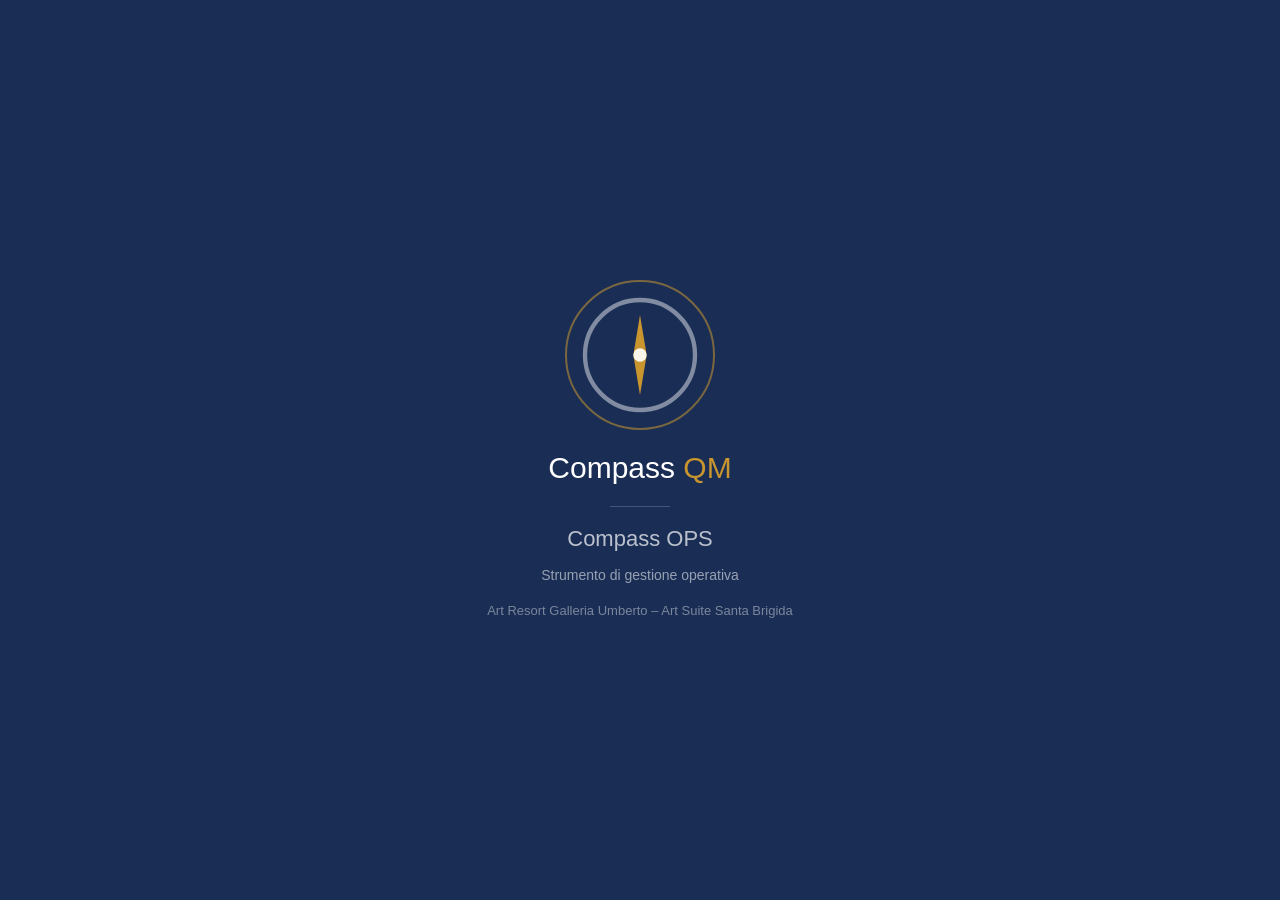
<file: biancheria-galleria.html>
<!DOCTYPE html>
<html lang="it">
<head>
<meta charset="UTF-8">
<meta name="viewport" content="width=device-width, initial-scale=1.0">
<title>Compass OPS</title>
<!-- VECCHIO INDIRIZZO (24/11/2026). Compass OPS si chiamava «Gestione Biancheria» e stava qui;
     ora fa molto di più e sta in compass-ops.html. Questo file resta perché i collegamenti
     sui PC della Galleria, i preferiti e le schede rimaste aperte puntano ancora qui: porta
     subito al nuovo indirizzo, tenendo ciò che c'è dopo «?» e «#». I dati salvati sul PC non
     cambiano (stesso sito). Le schede aperte col codice vecchio si aggiornano da sole
     (cambia il file) e arrivano qui, quindi al nuovo indirizzo. NON cancellare. -->
<script>location.replace('compass-ops.html'+location.search+location.hash);</script>
<meta http-equiv="refresh" content="0;url=compass-ops.html">
<link rel="icon" href="img/compass-ops-favicon.svg" type="image/svg+xml">
<link rel="stylesheet" href="style.css">
</head>
<body style="min-height:100vh;display:flex;flex-direction:column;align-items:center;justify-content:center;padding:24px;">
  <div style="font-size:var(--fs-sm);color:var(--text-muted);">Compass OPS ha un nuovo indirizzo: <a href="compass-ops.html" style="color:var(--accent);font-weight:700;">apri Compass OPS</a></div>
  <div class="firma" style="max-width:640px;">
    <span class="firma-marchio">Compass <span>QM</span></span>
    Compass OPS fa parte della Suite Compass QM, interamente ideata e creata dal Quality Manager Pierpaolo Presta. Per esclusivo uso interno.
  </div>
</body>
</html>
</file>
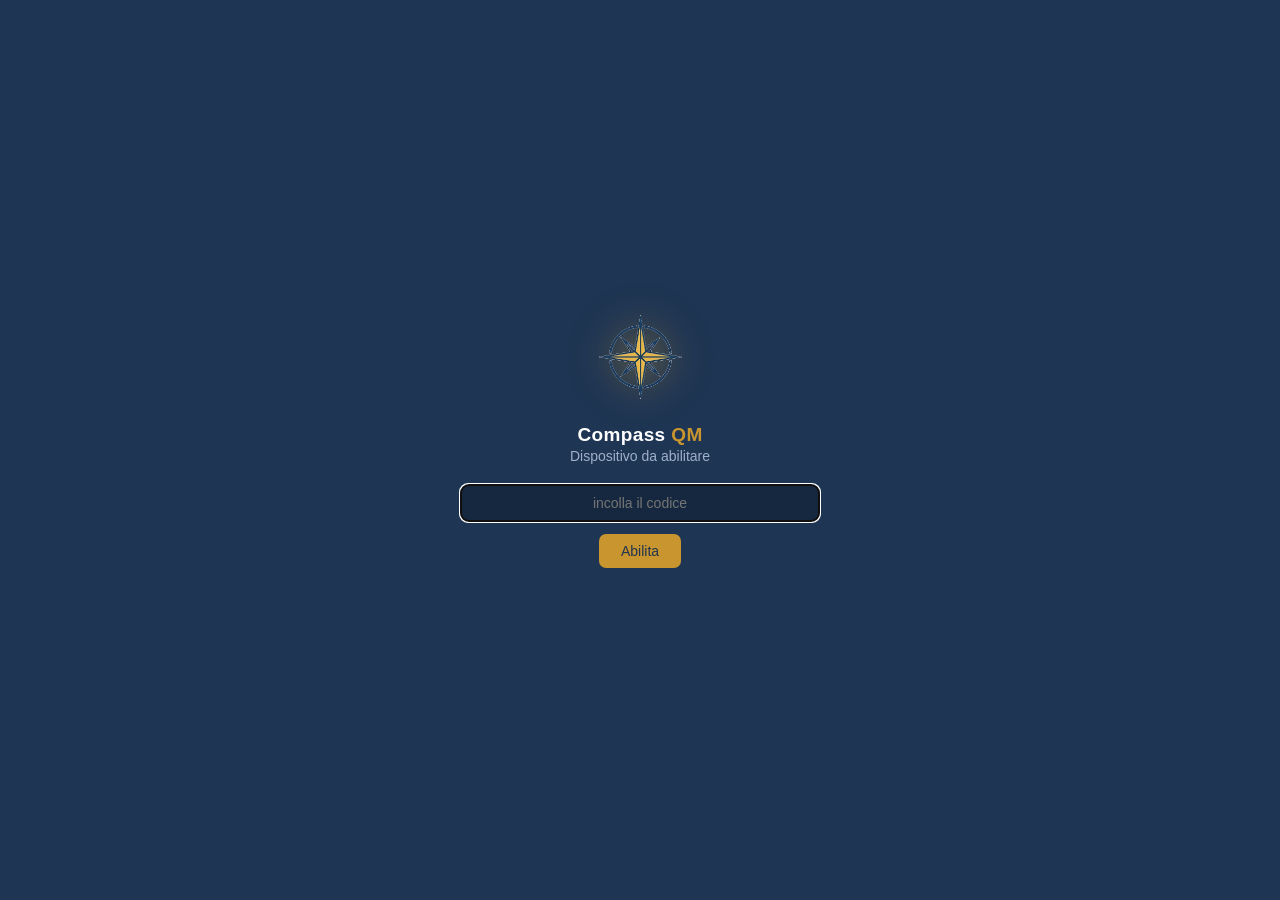
<file: breakfast.html>
<!DOCTYPE html>
<html lang="it">
<head>
<meta charset="UTF-8">
<meta http-equiv="Cache-Control" content="no-cache, no-store, must-revalidate">
<meta http-equiv="Pragma" content="no-cache">
<meta http-equiv="Expires" content="0">
<meta name="viewport" content="width=device-width, initial-scale=1.0, maximum-scale=1.0">
<meta name="theme-color" content="#1c3a5e">
<title>Breakfast — Compass QM</title>
<style>
*{box-sizing:border-box;margin:0;padding:0;-webkit-tap-highlight-color:transparent;}
:root{
  --accent:#1c3a5e;
  --gold:#c9952f;
  --green:#2e7d32;
  --green-bg:#e8f5e9;
  --amber:#e65100;
  --red:#c62828;
  --bg:#eef1f5;
  --surface:#f8f9fb;
  --surface2:#e8ecf1;
  --border:#cdd4de;
  --text:#0c1f33;
  --text-dim:#4a5568;
  --text-muted:#888;
}
body{font-family:-apple-system,BlinkMacSystemFont,'Helvetica Neue',Arial,sans-serif;background:var(--bg);color:var(--text);min-height:100vh;max-width:480px;margin:0 auto;}

.header{background:#1c3a5e;padding:16px 20px 14px;position:sticky;top:0;z-index:10;border-bottom:2px solid #c9952f;box-shadow:0 2px 12px rgba(0,0,0,.2);}
.header-top{display:flex;align-items:center;justify-content:space-between;margin-bottom:12px;}
.header-title{font-size:18px;font-weight:700;color:#fff;}
.header-sub{font-size:11px;color:rgba(255,255,255,.65);margin-top:1px;}
.header-time{font-size:22px;font-weight:700;color:#fff;font-variant-numeric:tabular-nums;}
/* Ultimo aggiornamento dei dati: pillola leggibile (14/11/2026; prima 10px al 55%) */
.h-agg{display:none;align-items:center;margin-top:6px;padding:3px 10px;border-radius:999px;background:rgba(255,255,255,.12);font-size:12px;font-weight:600;color:#fff;line-height:1.3;}
.h-agg.on{display:inline-flex;}
/* Lampeggia all'apertura e a ogni dato nuovo, poi resta ferma (non tutto il tempo: distrae) */
.h-agg.lampo{animation:hAggLampo .9s ease-in-out 10;}
@keyframes hAggLampo{0%,100%{background:rgba(255,255,255,.12);}50%{background:#c9952f;color:#1c3a5e;}}
@media (prefers-reduced-motion:reduce){.h-agg.lampo{animation:none;}}
.header-date{font-size:11px;color:rgba(255,255,255,.7);text-align:right;margin-top:1px;}

.day-nav{display:flex;align-items:center;gap:0;background:rgba(255,255,255,.15);border-radius:10px;overflow:hidden;}
.day-nav button{background:none;border:none;color:#fff;padding:7px 14px;font-size:20px;cursor:pointer;flex-shrink:0;opacity:.8;}
.day-nav button:active{opacity:.5;}
.day-label-wrap{flex:1;text-align:center;}
.day-label-main{font-size:15px;font-weight:700;color:#fff;}
.day-label-sub{font-size:11px;color:rgba(255,255,255,.7);}

.content{padding:14px;}

.kpi-grid{display:grid;grid-template-columns:repeat(2,1fr);gap:10px;margin-bottom:10px;}
.kpi-grid-4{display:grid;grid-template-columns:repeat(4,1fr);gap:8px;margin-bottom:10px;}
.kpi-card{background:var(--surface);border-radius:12px;padding:14px 12px;text-align:center;border:1px solid var(--border);}
.kpi-card.main{border-top:3px solid var(--gold);grid-column:span 2;}
.kpi-val{font-size:42px;font-weight:700;line-height:1;margin-bottom:4px;color:var(--accent);}
.kpi-val.sm{font-size:28px;}
.kpi-lbl{font-size:11px;color:var(--text-dim);letter-spacing:.04em;}

/* Pannello con intestazione e divisori: un blocco solo invece di riquadri annidati.
   Stessi colori di prima (--surface, --border): cambia la struttura, non la tavolozza.
   I numeri stanno allineati a sinistra sotto la loro etichetta, così scorrendo la pagina
   l'occhio segue una colonna sola invece di rimbalzare fra valori centrati. */
.pan{background:var(--surface);border:1px solid var(--border);border-radius:12px;overflow:hidden;margin-bottom:10px;}
.pan-head{padding:9px 13px;border-bottom:1px solid var(--border);display:flex;align-items:baseline;justify-content:space-between;gap:8px;}
.pan-t{font-size:10px;font-weight:700;color:var(--text-dim);text-transform:uppercase;letter-spacing:.08em;}
.pan-s{font-size:12px;color:var(--text);}
.pan-cols{display:grid;}
.pan-c{padding:9px 13px;border-right:1px solid var(--border);}
.pan-c:last-child{border-right:0;}
.pan-k{font-size:11px;color:var(--text-dim);margin-bottom:1px;}
.pan-v{font-size:20px;font-weight:700;line-height:1.15;color:var(--accent);}
.pan-v.muted{color:var(--text-muted);}
.pan-v.big{font-size:23px;}
/* Coperti del giorno (22/11/2026): due numeri affiancati, Colazioni e Room Only. Il gruppo
   compare solo quando c'è, come etichetta verde. */
.cop{display:grid;grid-template-columns:1.4fr 1fr;}
.cop>div{padding:13px 14px;min-width:0;}
.cop>div+div{border-left:1px solid var(--border);}
.cop-n{font-size:60px;font-weight:800;color:var(--accent);line-height:1;letter-spacing:-.01em;margin-top:6px;font-variant-numeric:tabular-nums;}
.cop-ro{font-size:30px;font-weight:700;color:var(--text-muted);line-height:1;margin-top:8px;font-variant-numeric:tabular-nums;}
.cop-s{display:block;font-size:11.5px;color:var(--text-dim);margin-top:5px;}
.cop-g{display:inline-block;margin-top:7px;font-size:11px;font-weight:700;background:var(--green-bg);color:var(--green);border-radius:5px;padding:2px 7px;}

/* Ospiti BB Booking.com (22/11/2026): righe del pannello, caratteri dell'app */
.bk-b{display:inline-flex;align-items:center;justify-content:center;width:14px;height:14px;border-radius:3px;background:#003580;color:#fff;font-size:9.5px;font-weight:800;letter-spacing:0;}
.bk-r{display:flex;align-items:center;flex-wrap:wrap;gap:4px 10px;padding:9px 13px;font-size:13px;}
.bk-r+.bk-r{border-top:1px solid var(--border);}
.bk-cam{font-weight:700;color:var(--accent);flex-shrink:0;min-width:42px;}
.bk-nome{flex:1;min-width:110px;color:var(--text);word-break:break-word;}
.bk-tr{font-size:10px;font-weight:700;padding:2px 7px;border-radius:5px;background:var(--green-bg);color:var(--green);flex-shrink:0;}
.bk-out{font-size:11px;color:var(--text-dim);flex-shrink:0;}
/* Tre card (22/11/2026, grafica E): numero grande al centro, titolo sotto, «Apri» in fondo */
.bk-hint{font-size:11.5px;color:var(--text-dim);margin:14px 2px 6px;}
/* la scritta ha sempre un riflesso oro che le scorre sopra (scelta del QM, 22/11/2026) */
.bk-hint{display:inline-block;font-weight:600;color:var(--accent);background:linear-gradient(90deg,var(--accent) 0%,var(--accent) 40%,var(--gold) 50%,var(--accent) 60%,var(--accent) 100%);background-size:250% 100%;-webkit-background-clip:text;background-clip:text;-webkit-text-fill-color:transparent;animation:bkRiflesso 2.6s linear infinite;}
@keyframes bkRiflesso{from{background-position:100% 0}to{background-position:-150% 0}}
@media (prefers-reduced-motion:reduce){.bk-hint{animation:none;-webkit-text-fill-color:var(--accent);}}
.bk-tre{display:grid;grid-template-columns:repeat(3,minmax(0,1fr));gap:8px;margin-bottom:10px;}
.bk-c{background:var(--surface);border:1px solid var(--border);border-radius:14px;padding:12px 6px 0;text-align:center;cursor:pointer;display:flex;flex-direction:column;align-items:center;min-width:0;overflow:hidden;font-family:inherit;color:var(--text);-webkit-tap-highlight-color:transparent;}
.bk-cn{font-size:34px;font-weight:800;color:var(--accent);line-height:1;font-variant-numeric:tabular-nums;}
.bk-cs{font-size:11px;color:var(--text-muted);text-transform:uppercase;letter-spacing:.06em;margin-top:2px;}
.bk-ct{font-size:13px;font-weight:600;color:var(--text);line-height:1.25;margin:6px 0 8px;min-height:29px;display:flex;align-items:center;}
.bk-go{align-self:stretch;margin:auto -6px 0;border-top:1px solid var(--border);font-size:12px;font-weight:700;color:var(--accent);padding:7px 0;}
.bk-c.on{border-color:var(--accent);}
.bk-c.on .bk-go{background:var(--accent);color:#fff;border-top-color:var(--accent);}
.bk-ps{color:var(--text-dim);font-size:11px;}
/* pills in colonne uguali: righe allineate a tutta larghezza */
.bk-chips{display:grid;grid-template-columns:repeat(auto-fill,minmax(66px,1fr));gap:5px;padding:11px 13px;}
.bk-chip{font-size:12px;font-weight:700;color:var(--accent);background:var(--surface2);border-radius:6px;padding:4px 6px;text-align:center;white-space:nowrap;}
.bk-chip small{font-weight:500;color:var(--text-dim);margin-left:4px;}
.bk-sm{display:block;font-size:11px;color:var(--text-dim);margin-top:1px;}
.bk-add{font-size:12px;font-weight:700;color:var(--accent);background:none;border:1px solid var(--border);border-radius:7px;padding:4px 10px;font-family:inherit;cursor:pointer;}
.bk-x{background:none;border:0;color:var(--text-muted);font-size:20px;line-height:1;padding:0 4px;cursor:pointer;font-family:inherit;}
/* finestrella «+ Aggiungi» */
.bk-ov{position:fixed;inset:0;background:rgba(0,0,0,.45);z-index:9000;display:flex;align-items:flex-end;justify-content:center;padding:12px;}
.bk-sh{background:var(--surface);border-radius:14px;padding:16px;width:100%;max-width:420px;}
.bk-sh h3{font-size:16px;margin:0 0 6px;}
.bk-lb{font-size:11.5px;color:var(--text-dim);margin:10px 0 4px;}
.bk-in{width:100%;box-sizing:border-box;border:1px solid var(--border);border-radius:8px;padding:10px;font-size:16px;font-family:inherit;background:#fff;color:var(--text);}
.bk-bt{display:flex;gap:8px;margin-top:16px;}
.bk-bt button{flex:1;padding:11px;border-radius:9px;font-weight:700;font-size:14px;font-family:inherit;cursor:pointer;border:0;}
.bk-ok{background:var(--accent);color:#fff;}.bk-no{background:var(--surface2);color:var(--text-dim);}
/* Grafico dei prossimi giorni (22/11/2026) */
.ch{display:flex;align-items:flex-end;gap:4px;height:150px;padding:14px 10px 0;position:relative;}
.ch-col{flex:1;min-width:0;display:flex;flex-direction:column;align-items:center;justify-content:flex-end;height:100%;cursor:pointer;}
.ch-v{font-size:11.5px;font-weight:700;color:var(--text);margin-bottom:3px;font-variant-numeric:tabular-nums;}
.ch-bar{width:100%;max-width:26px;border-radius:4px 4px 0 0;}
.ch-col.sel .ch-bar{outline:2.5px solid var(--gold);outline-offset:2px;}
.ch-col.sel .ch-v{font-size:14px;font-weight:800;}
.ch-avg{position:absolute;left:10px;right:10px;border-top:1.5px dashed var(--text-muted);opacity:.6;pointer-events:none;}
.ch-ax{display:flex;gap:4px;padding:5px 10px 10px;border-top:1px solid var(--border);}
.ch-ax div{flex:1;min-width:0;text-align:center;font-size:10.5px;color:var(--text-dim);line-height:1.2;}
.ch-ax div b{display:block;font-size:12px;color:var(--text);}
.ch-ax div.sel{color:var(--accent);font-weight:700;}
.ch-ax div.oggi b{color:var(--accent);}
.ch-ax div.oggi::after{content:'';display:block;width:5px;height:5px;border-radius:50%;background:var(--accent);margin:3px auto 0;}

.no-data{background:var(--surface);border-radius:12px;padding:32px 24px;text-align:center;color:var(--text-dim);font-size:14px;border:1px solid var(--border);}

.section-title{font-size:10px;font-weight:700;color:var(--text-dim);text-transform:uppercase;letter-spacing:.08em;margin:16px 0 8px;padding-left:2px;}

.preview-card{background:var(--surface);border-radius:12px;padding:12px 14px;border:1px solid var(--border);margin-bottom:8px;}
.preview-day{font-size:13px;font-weight:700;color:var(--text);margin-bottom:8px;}
.preview-row{display:grid;grid-template-columns:repeat(4,1fr);gap:6px;}
.preview-item{background:var(--surface2);border-radius:7px;padding:7px 6px;text-align:center;}
.preview-val{font-size:18px;font-weight:700;line-height:1;margin-bottom:2px;color:var(--accent);}
.preview-val.muted{color:var(--text-muted);}
.preview-lbl{font-size:10px;color:var(--text-dim);}

.loading{text-align:center;padding:60px 20px;color:var(--text-dim);}
.spinner{width:28px;height:28px;border:2px solid var(--border);border-top-color:var(--accent);border-radius:50%;animation:spin .7s linear infinite;margin:0 auto 12px;}
@keyframes spin{to{transform:rotate(360deg);}}

.refresh-row{text-align:center;padding:16px 0 28px;font-size:12px;color:var(--text-dim);}
.refresh-row a{color:var(--accent);text-decoration:none;font-weight:500;}

.update-ts{background:var(--surface2);border-radius:8px;padding:8px 12px;display:flex;align-items:center;gap:8px;margin-bottom:12px;font-size:11px;color:var(--text-dim);}
.update-ts-dot{width:7px;height:7px;border-radius:50%;background:var(--accent);flex-shrink:0;}

.bottom-nav{position:fixed;bottom:0;left:50%;transform:translateX(-50%);width:100%;max-width:480px;background:#1c3a5e;border-top:2px solid #c9952f;display:flex;z-index:20;}
.bottom-nav-item{flex:1;display:flex;flex-direction:column;align-items:center;justify-content:center;padding:8px 4px 10px;cursor:pointer;font-size:10px;font-weight:600;color:rgba(255,255,255,.45);gap:3px;letter-spacing:.03em;text-transform:uppercase;}
.bottom-nav-item.active{color:#c9952f;}
.bottom-nav-item span{font-size:20px;display:block;filter:brightness(0) invert(1);opacity:.5;}
.bottom-nav-item.active span{filter:none;opacity:1;}
body{padding-bottom:62px;}
/* Firma in fondo (24/11/2026): copia di .firma di style.css. In questa app i nomi dei due grigi sono scambiati rispetto a Compass: il colore è lo stesso. */
.firma{margin:26px 14px 20px;padding-top:16px;border-top:1px solid var(--border);font-size:11px;line-height:1.7;color:var(--text-dim);text-align:center;}
.firma-marchio{display:block;font-size:12px;font-weight:700;color:var(--text-muted);letter-spacing:-.01em;margin-bottom:3px;}
.firma-marchio span{color:var(--gold);}
</style>
</head>
<body>

<div id="qm-splash" style="position:fixed;inset:0;z-index:99998;background:#1A2E55;display:flex;flex-direction:column;align-items:center;justify-content:center;gap:14px;transition:opacity .5s ease;" onclick="this.style.opacity='0';setTimeout(()=>this.remove(),520);">
  <div style="position:relative;width:150px;height:150px;display:flex;align-items:center;justify-content:center;">
    <div style="position:absolute;width:150px;height:150px;border-radius:50%;border:2.6px solid rgba(201,149,47,.55);animation:qmSplashRing 1.8s ease-out infinite;"></div>
    <svg viewBox="0 0 36 36" width="120" height="120" xmlns="http://www.w3.org/2000/svg">
      <circle cx="18" cy="18" r="16.5" fill="none" stroke="rgba(255,255,255,.45)" stroke-width="1.3"/>
      <g style="animation:qmSplashNeedle 2.2s cubic-bezier(.6,0,.4,1) infinite;transform-origin:18px 18px;">
        <polygon points="18,6 20,18 18,30 16,18" fill="#c9952f"/>
      </g>
      <circle cx="18" cy="18" r="2" fill="rgba(255,255,255,.9)"/>
    </svg>
  </div>
  <div style="font-size:30px;font-weight:500;color:#fff;">Compass <span style="color:#c9952f;">QM</span></div>
  <div style="width:60px;border-top:1px solid rgba(255,255,255,.18);"></div>
  <div style="font-size:22px;color:rgba(255,255,255,.7);">Breakfast</div>
</div>
<style>
@keyframes qmSplashRing{0%{transform:scale(.6);opacity:.8;}100%{transform:scale(2.4);opacity:0;}}
@keyframes qmSplashNeedle{0%{transform:rotate(0deg);}100%{transform:rotate(360deg);}}
</style>
<script>
(function(){
  var nav=performance.getEntriesByType('navigation')[0];
  var s=document.getElementById('qm-splash');
  if(!s) return;
  if(nav && nav.type==='reload'){ s.remove(); return; }
  setTimeout(function(){ s.style.opacity='0'; setTimeout(function(){ s.remove(); },520); },3000);
})();
</script>

<div id="qm-maintenance-screen" style="display:none;position:fixed;inset:0;z-index:99999;background:#1A2E55;align-items:center;justify-content:center;flex-direction:column;gap:18px;padding:20px;box-sizing:border-box;text-align:center;">
  <img src="img/compass-stella-chiara.png" alt="Compass" width="90" height="90" style="flex-shrink:0;width:90px;height:90px;object-fit:contain;transform:rotate(22deg);">
  <div>
    <div style="font-size:23px;font-weight:700;color:#fff;">Compass <span style="color:#c9952f;">QM</span></div>
    <div style="font-size:13px;color:rgba(255,255,255,.55);margin-top:5px;white-space:nowrap;">Connected · Automated · Precise</div>
  </div>
  <div style="width:70px;border-top:1px solid rgba(255,255,255,.15);margin:8px 0;"></div>
  <div>
    <div style="font-size:19px;font-weight:600;color:#fff;">Applicazione in aggiornamento</div>
    <div style="font-size:14px;color:rgba(255,255,255,.6);margin-top:18px;line-height:1.6;">Torna operativa a breve.<br>Contatta il Quality Manager per info.</div>
  </div>
</div>

<div id="qm-banner-toast" style="display:none;position:fixed;left:12px;right:12px;bottom:72px;z-index:9998;background:#1c3a5e;border:1px solid #c9952f;border-radius:10px;padding:10px 12px;gap:8px;align-items:center;justify-content:center;box-shadow:0 4px 14px rgba(0,0,0,.25);max-width:456px;margin:0 auto;">
  <svg width="22" height="22" viewBox="0 0 24 24" fill="none" stroke="#c9952f" stroke-width="2.2" stroke-linecap="round" stroke-linejoin="round" style="flex-shrink:0;"><path d="M18 8a6 6 0 0 0-12 0c0 7-3 9-3 9h18s-3-2-3-9"/><path d="M13.73 21a2 2 0 0 1-3.46 0"/></svg>
  <!-- white-space:pre-line: l'avviso si scrive su piu' righe dal Pannello di Controllo e gli
       a capo devono restare tali. textContent li conserva nel dato, ma senza questa regola il
       browser li renderebbe come semplici spazi e le righe tornerebbero una sola. -->
  <span id="qm-banner-toast-text" style="font-size:15px;font-weight:500;color:#fff;line-height:1.4;text-align:center;white-space:pre-line;"></span>
</div>

<div class="header">
  <div class="header-top">
    <div style="display:flex;align-items:center;gap:10px;">
      <svg viewBox="0 0 36 36" width="32" height="32" style="flex-shrink:0;" xmlns="http://www.w3.org/2000/svg"><polygon points="18,1 21,13 27,9 23,15 35,18 23,21 27,27 21,23 18,35 15,23 9,27 13,21 1,18 13,15 9,9 15,13" fill="#c9952f"/><polygon points="18,6 20,14 18,12 16,14" fill="rgba(255,255,255,.5)"/><polygon points="18,30 16,22 18,24 20,22" fill="rgba(255,255,255,.25)"/></svg>
      <div>
        <div class="header-title">Breakfast</div>
        <div class="header-sub">Compass QM · SoulArt Hotel</div>
        <div id="hDataTs" class="h-agg"></div>
      </div>
    </div>
    <div style="text-align:right;">
      <div class="header-time" id="hTime">--:--</div>
      <div class="header-date" id="hDate">—</div>
    </div>
  </div>
  <div class="day-nav">
    <button onclick="changeDay(-1)">‹</button>
    <div class="day-label-wrap">
      <div class="day-label-main" id="navDayMain">—</div>
      <div class="day-label-sub" id="navDaySub">—</div>
    </div>
    <button onclick="changeDay(1)">›</button>
  </div>
</div>

<div class="content" id="mainContent">
  <div class="loading">
    <div class="spinner"></div>
    Caricamento dati...
  </div>
</div>

<div id="ordiniContent" style="display:none;padding:14px;"></div>
<div id="reportContent" style="display:none;padding:14px;"></div>

<nav class="bottom-nav">
  <div class="bottom-nav-item active" id="bnv-day" onclick="switchTab('day')">
    <span>☕</span>Servizio
  </div>
  <div class="bottom-nav-item" id="bnv-orders" onclick="switchTab('orders')">
    <span>🛒</span>Acquisti
  </div>
  <div class="bottom-nav-item" id="bnv-report" onclick="switchTab('report')">
    <span>🔍</span>Analisi
  </div>
</nav>

<script src="ddt-shared.js?v=3"></script>
<script>
const PROXY='https://anthropic-proxy.qm-d82.workers.dev';

// ── LASCIAPASSARE DI ACCESSO ────────────────────────────────────────────────
// /kv/* del Worker era aperto a chiunque: leggere, scrivere e cancellare tutti i dati di
// Compass senza credenziali (verificato il 02/09/2026). Ora ogni richiesta porta con se' un
// lasciapassare firmato dal Worker, valido sei mesi.
//
// NESSUNO DIGITA PASSWORD. Il dispositivo si abilita aprendo una volta un collegamento con
// #attiva=<lasciapassare>, che si genera da Compass (Impostazioni → Dispositivi) e si manda
// su WhatsApp. Il lasciapassare finisce in localStorage e il collegamento viene ripulito
// dalla barra dell'indirizzo, cosi' non resta nella cronologia condivisa.
//
// Si aggancia a fetch invece di modificare le decine di chiamate esistenti: un punto solo,
// nessuna possibilita' di dimenticarne una. Vale solo per gli indirizzi /kv/ di questo
// Worker; tutto il resto passa intatto.
const QM_PASS_KEY='qm_pass';
let _qmPass='';
try{_qmPass=localStorage.getItem(QM_PASS_KEY)||'';}catch(e){}
// Estrae il lasciapassare da un indirizzo di attivazione. Funzione a se' per poterla
// provare: il resto (localStorage, cronologia) dipende dal browser e non si presta.
function qmEstraiAttiva(indirizzo){
  const m=String(indirizzo||'').match(/[#?&]attiva=([^&#]+)/);
  if(!m)return null;
  try{return decodeURIComponent(m[1])||null;}catch(e){return null;}
}
(function(){
  try{
    const p=qmEstraiAttiva(location.hash+location.search);
    if(!p)return;
    _qmPass=p;
    try{localStorage.setItem(QM_PASS_KEY,_qmPass);}catch(e){}
    // Via dall'indirizzo: un collegamento con dentro il lasciapassare non deve restare
    // nella cronologia ne' finire in uno screenshot.
    try{history.replaceState(null,'',location.pathname);}catch(e){}
  }catch(e){}
})();

// ── ATTIVAZIONE DA DENTRO L'APP ─────────────────────────────────────────────
// Il collegamento ricevuto su WhatsApp si apre in Safari, mentre un'app aggiunta alla
// schermata iniziale ha una memoria tutta sua: il lasciapassare finirebbe in Safari e
// l'app con l'icona resterebbe fuori, cosa di cui ci si accorgerebbe solo il giorno in cui
// si chiude la porta. Per questo l'attivazione deve poter avvenire QUI dentro: si incolla
// il codice ricevuto e basta. Nessuna password, nessun nome utente.
function qmMostraAttivazione(bloccante){
  if(document.getElementById('qm-attiva-box'))return;
  const d=document.createElement('div');
  d.id='qm-attiva-box';
  // Velo PIENO, non trasparente: da una macchina non abilitata non si deve intravedere
  // niente di quello che c'e' sotto — ne' nomi di ospiti ne' numeri. Stessi colori dello
  // splash di Compass, cosi' chi arriva capisce dove si trova e che non e' un guasto.
  d.style.cssText='position:fixed;inset:0;z-index:2147483647;background:#1E3553;display:flex;align-items:center;justify-content:center;padding:18px;font-family:inherit;';
  d.innerHTML='<div style="max-width:360px;width:100%;text-align:center;color:#fff;">'
    +'<img src="img/compass-stella.png" alt="" style="width:96px;height:96px;object-fit:contain;margin-bottom:16px;filter:brightness(1.18) saturate(1.1) drop-shadow(0 0 18px rgba(201,149,47,.5));">'
    +'<div style="font-size:19px;font-weight:600;letter-spacing:.02em;margin-bottom:2px;">Compass <span style="color:#C9952F;">QM</span></div>'
    +'<div style="font-size:14px;color:#9fb0cb;margin-bottom:20px;">Dispositivo da abilitare</div>'
    +'<input id="qm-attiva-campo" type="text" inputmode="text" autocapitalize="off" autocorrect="off" spellcheck="false" placeholder="incolla il codice"'
    +' style="width:100%;padding:10px;border:1px solid #4a5f80;background:#16283f;color:#fff;border-radius:8px;font-size:14px;text-align:center;font-family:inherit;margin-bottom:12px;">'
    +'<div style="display:flex;gap:9px;justify-content:center;">'
    +'<button id="qm-attiva-ok" style="background:#C9952F;color:#20344f;border:none;padding:9px 22px;font-weight:700;border-radius:7px;font-size:14px;font-weight:500;cursor:pointer;font-family:inherit;">Abilita</button>'
    +'</div>'
    +'<div id="qm-attiva-msg" style="font-size:12px;color:#ffb4ae;margin-top:10px;min-height:15px;"></div>'
    +'</div>';
  document.body.appendChild(d);
  const campo=document.getElementById('qm-attiva-campo');
  const msg=document.getElementById('qm-attiva-msg');
  try{campo.focus();}catch(e){}
  document.getElementById('qm-attiva-ok').onclick=function(){
    // Si accetta sia il codice nudo sia il collegamento intero: chi incolla dalla chat
    // spesso porta con se' tutto l'indirizzo, e pretendere la sola parte finale sarebbe
    // un modo sicuro di far sbagliare.
    const v=String(campo.value||'').trim();
    const p=qmEstraiAttiva(v)||v;
    if(!/^\d{10,}\.[A-Za-z0-9_-]{20,}$/.test(p)){msg.textContent='Codice non riconosciuto: incollalo di nuovo, tutto intero.';return;}
    _qmPass=p;
    try{localStorage.setItem(QM_PASS_KEY,p);}catch(e){}
    d.remove();
    location.reload();
  };
}
// All'avvio: se il dispositivo non e' abilitato, si chiede il codice e basta. Il "Più
// tardi" c'era finche' la porta era aperta e si poteva rimandare; dal 05/09/2026 il Worker
// rifiuta chi non ha il lasciapassare, quindi rimandare voleva dire entrare in una pagina
// che non legge niente — e il velo tornava comunque alla prima richiesta rifiutata.
// L'argomento `bloccante` resta: distingue l'avvio dal rifiuto 401, e serve se un domani
// la porta venisse riaperta.
(function(){
  if(_qmPass)return;
  try{
    if(document.readyState==='loading')
      document.addEventListener('DOMContentLoaded',function(){qmMostraAttivazione(false);});
    else qmMostraAttivazione(false);
  }catch(e){}
})();

(function(){
  if(typeof window==='undefined'||!window.fetch||window._qmFetchAgganciata)return;
  const vero=window.fetch.bind(window);
  window._qmFetchAgganciata=true;
  window.fetch=function(risorsa,opz){
    try{
      const u=typeof risorsa==='string'?risorsa:'';
      // Il lasciapassare va su OGNI richiesta al Worker, non solo su /kv/: anche il proxy
      // verso Claude parte da qui, e senza header chiunque conosca l'indirizzo puo' far
      // girare richieste a carico della chiave API. Aggiungerlo dove non serve non fa danni,
      // ometterlo dove serve spegne l'analisi dei PDF.
      if(_qmPass&&u&&u.indexOf(PROXY)===0){
        opz=Object.assign({},opz||{});
        opz.headers=Object.assign({},opz.headers||{},{'X-QM-Pass':_qmPass});
      }
    }catch(e){}
    const r=vero(risorsa,opz);
    // Se il Worker rifiuta (porta chiusa e lasciapassare assente o scaduto), il velo torna
    // e diventa invalicabile: da quel momento l'app non potrebbe comunque lavorare, e
    // lasciar navigare una pagina vuota farebbe solo pensare a un guasto. Succede da solo,
    // senza ripubblicare niente: basta chiudere la porta su Cloudflare.
    try{
      const u2=typeof risorsa==='string'?risorsa:'';
      if(u2&&u2.indexOf('/kv/')>=0&&u2.indexOf(PROXY)===0){
        r.then(function(res){
          if(res&&res.status===401){
            try{localStorage.removeItem(QM_PASS_KEY);}catch(e){}
            _qmPass='';
            try{qmMostraAttivazione(true);}catch(e){}
          }
        }).catch(function(){});
      }
    }catch(e){}
    return r;
  };
})();

// ── SCRITTURE SUL CLOUD ──────────────────────────────────────────────────────
// Il piano gratuito di Cloudflare concede 1.000 scritture al giorno e l'01/09/2026 siamo
// arrivati a 934. Il consumo non veniva da chi lavorava: quest'app riscriveva l'archivio
// delle colazioni ogni dieci minuti, per ogni dispositivo con l'app aperta, quasi sempre
// con dati identici. Qui si ricorda l'ultimo valore scritto per chiave e si salta la
// scrittura se non e' cambiato nulla. Se fallisce si dimentica, altrimenti quel valore non
// verrebbe piu' ritentato.
const _qmKvUltimo={};
// LA SCRITTURA VERA, e deve restare una funzione SEPARATA da qmKvSet. Nella prima versione
// del filtro (01/09/2026) qui c'era `return qmKvSet(key,v)`: la chiamata ricorsiva trovava
// il valore appena memorizzato, tornava subito `Promise.resolve(true)` e la fetch NON
// PARTIVA MAI. Nessun errore da nessuna parte — l'app continuava a salvare in
// localStorage, quindi sul dispositivo sembrava tutto a posto, mentre nessun altro
// dispositivo vedeva piu' niente. Il giro Culligan del 02/09 e' sparito cosi'.
function _qmKvScrivi(key,v){
  return fetch(PROXY+'/kv/set',{method:'POST',headers:{'Content-Type':'application/json'},
    body:JSON.stringify({key:key,value:v})});
}
// Una scrittura che non arriva sul cloud DEVE dirlo a chi sta usando l'app: il dato resta
// su questo dispositivo e nessun altro lo vede, ma l'app continua a funzionare e sembra che
// abbia salvato. E' successo il 02/09/2026 (qmKvSet chiamava se stessa e la scrittura non
// partiva mai) e il 03/09 (tetto giornaliero esaurito): in entrambi i casi il giro era stato
// fatto davvero, e nessuno poteva sapere che non fosse arrivato.
//
// Il cloud non puo' essere avvisato dall'app: se le scritture non passano, non passa nemmeno
// la scrittura che segnalerebbe il guasto. L'unico avviso possibile e' QUI, a chi ha il
// dispositivo in mano. Dal Pannello App il sintomo si vede come dati che non arrivano.
let _qmScrittureFallite=0;
function qmAvvisoScrittura(){
  let el=document.getElementById('qm-avviso-scrittura');
  if(!_qmScrittureFallite){if(el)el.remove();return;}
  if(!el){
    el=document.createElement('div');
    el.id='qm-avviso-scrittura';
    el.style.cssText='position:fixed;top:0;left:0;right:0;z-index:99998;background:#C0352A;color:#fff;padding:9px 14px;font-size:13px;font-weight:600;text-align:center;font-family:inherit;line-height:1.4;';
    document.body.appendChild(el);
  }
  el.textContent=(_qmScrittureFallite===1?'Un dato non è arrivato sul cloud':_qmScrittureFallite+' dati non sono arrivati sul cloud')
    +': restano su questo dispositivo, in albergo non li vedono. Riprova più tardi o avvisa il Quality Manager.';
}
function qmKvSet(key,value){
  const v=typeof value==='string'?value:JSON.stringify(value);
  if(_qmKvUltimo[key]===v)return Promise.resolve(true);
  _qmKvUltimo[key]=v;
  return _qmKvScrivi(key,v)
    .then(r=>{
      if(!r.ok){delete _qmKvUltimo[key];_qmScrittureFallite++;qmAvvisoScrittura();}
      else if(_qmScrittureFallite){_qmScrittureFallite=0;qmAvvisoScrittura();}
      return r.ok;
    })
    .catch(e=>{delete _qmKvUltimo[key];_qmScrittureFallite++;qmAvvisoScrittura();throw e;});
}

async function qmCheckAppStatus(){
  try{
    const r=await fetch(PROXY+'/kv/get?key=qm_app_status',{cache:'no-store'});
    const j=await r.json();
    const st=j&&j.value?JSON.parse(j.value):{};
    const disabled=st.bkf===false;
    const scr=document.getElementById('qm-maintenance-screen');
    if(scr)scr.style.display=disabled?'flex':'none';
    document.body.style.overflow=disabled?'hidden':'';
  }catch(e){}
}
qmCheckAppStatus();
document.addEventListener('visibilitychange',()=>{if(document.visibilityState==='visible'){qmCheckAppStatus();qmCheckBanner();}});
// Il controllo gira solo quando l'app è davvero a schermo: un'app lasciata aperta in
// secondo piano sul telefono leggeva il cloud ogni 30 secondi per settimane, e sono
// letture che nessuno vede (avviso Cloudflare sul tetto KV, 31/08/2026). Il ritorno in
// primo piano lo ricontrolla comunque subito, con il gestore qui sopra: spegnere l'app
// dal Pannello App resta immediato per chi la sta usando.
setInterval(()=>{if(document.visibilityState==='visible')qmCheckAppStatus();},60000);

// ── AGGIORNAMENTO AUTOMATICO DELL'APP ──
// Un'app aperta e mai chiusa continua a usare il codice con cui è stata caricata: sullo
// smartphone può restare settimane nello scorrimento delle app aperte. Il 22/08/2026 una
// copia rimasta aperta ha continuato a riscrivere l'archivio delle colazioni con la regola
// vecchia, ore dopo che la correzione era stata pubblicata — e da qui non c'era modo né di
// accorgersene né di rimediare: spegnere l'app dal Pannello App copre l'interfaccia ma non
// ferma il codice che gira sotto.
//
// Qui si chiede al server se il file di QUESTA pagina è cambiato, confrontando l'ETag (o in
// mancanza la data di ultima modifica): cambia solo quando cambia il contenuto, quindi non
// c'è nessun numero di versione da ricordare di aggiornare. La richiesta è HEAD: scarica le
// intestazioni, non la pagina.
//
// Non ricarica mentre si sta scrivendo in un campo, per non far perdere quello che si sta
// digitando: riproverà al controllo successivo.
// Versione di QUESTO file, aggiornata da strumenti/versione.sh a ogni pubblicazione.
// Serve a rispondere alla domanda che il controllo sull'ETag non sapeva porsi: la pagina
// che sto eseguendo e' davvero l'ultima pubblicata? Leggere la versione del server e
// prenderla come riferimento non basta — se la pagina caricata e' vecchia, il confronto
// parte gia' sbagliato e nessun controllo successivo se ne accorge.
const QM_APP_BUILD='2026-11-24.1';
let _qmVersioneFile=null,_qmVersioneTs=0;

// Ricarica bypassando ogni cache. Il service worker, quando la rete al risveglio non e'
// pronta, ripiega sulla copia salvata: e' cosi' che riaprendo l'app si rivedeva la
// versione vecchia. Un indirizzo mai visto prima non e' in nessuna cache.
// Il segno in sessionStorage impedisce di ricaricare all'infinito se qualcosa non torna.
function _qmRicarica(){
  try{ if(sessionStorage.getItem('qm_ricaricata'))return; sessionStorage.setItem('qm_ricaricata','1'); }catch(e){}
  location.replace(location.pathname+'?v='+Date.now());
}

// All'avvio: confronta la versione scritta dentro questa pagina con quella pubblicata.
async function qmCheckBuild(){
  try{
    const r=await fetch(location.pathname+'?c='+Date.now(),{cache:'no-store'});
    const t=await r.text();
    const m=t.match(/QM_APP_BUILD='([^']+)'/);
    if(m&&m[1]&&m[1]!==QM_APP_BUILD)_qmRicarica();
  }catch(e){}
}
async function qmCheckVersione(){
  // Tre eventi possono chiamarla a raffica (risveglio + fuoco + timer): una verifica ogni
  // 20 secondi basta e avanza, il resto sarebbe traffico inutile sul telefono.
  const ora=Date.now(); if(ora-_qmVersioneTs<20000)return; _qmVersioneTs=ora;
  try{
    const r=await fetch(location.pathname,{method:'HEAD',cache:'no-store'});
    const v=r.headers.get('ETag')||r.headers.get('Last-Modified')||'';
    if(!v)return;                                            // server che non le espone
    if(_qmVersioneFile===null){_qmVersioneFile=v;return;}     // prima lettura: riferimento
    if(v===_qmVersioneFile)return;
    const a=document.activeElement;
    if(a&&/^(INPUT|TEXTAREA|SELECT)$/.test(a.tagName))return; // sta scrivendo: non ora
    location.reload();
  }catch(e){}                                                // rete assente: si riprova
}
qmCheckBuild();
qmCheckVersione();
// Tre risvegli diversi, perche' i telefoni ne usano tre.
//  - visibilitychange: si torna sull'app fra le schede aperte
//  - pageshow con persisted: la pagina era CONGELATA e viene ripristinata. E' il caso di
//    chi chiude l'app dalla schermata iniziale e la riapre: il telefono non ricarica
//    niente, rimette a schermo il DOM di prima, e senza questo evento l'app resterebbe
//    col codice vecchio finche' non si preme aggiorna a mano.
//  - focus: rete assente al risveglio, il controllo fallisce e si riprova al primo fuoco.
document.addEventListener('visibilitychange',()=>{if(document.visibilityState==='visible')qmCheckVersione();});
window.addEventListener('pageshow',e=>{if(e&&e.persisted)qmCheckVersione();});
window.addEventListener('focus',()=>qmCheckVersione());
setInterval(qmCheckVersione,600000);   // ogni 10 minuti
// AVVISO A SCHERMO — 10 secondi, oppure finche' non si tocca lo schermo.
// Chi lo legge sta in cucina col telefono in mano: se resta li' impalato dopo che l'ha
// letto diventa un ostacolo, quindi il primo tocco lo chiude. E il tempo si azzera solo
// qui: prima il setTimeout non veniva mai annullato, quindi un avviso mostrato subito
// dopo un altro se lo vedeva spegnere dal timer del precedente.
const QM_BANNER_MS=10000;
const QM_BANNER_GRAZIA_MS=400;   // il tocco che l'ha fatto comparire non lo chiude
let _bannerTimer=null,_bannerGrazia=null,_bannerChiudi=null;
const QM_BANNER_EVENTI=['pointerdown','touchstart'];
function qmBannerNascondi(){
  const box=document.getElementById('qm-banner-toast');
  if(box)box.style.display='none';
  if(_bannerTimer){clearTimeout(_bannerTimer);_bannerTimer=null;}
  if(_bannerGrazia){clearTimeout(_bannerGrazia);_bannerGrazia=null;}
  if(_bannerChiudi){
    QM_BANNER_EVENTI.forEach(ev=>document.removeEventListener(ev,_bannerChiudi,true));
    _bannerChiudi=null;
  }
}
function qmBannerMostra(testo){
  const box=document.getElementById('qm-banner-toast');
  const txt=document.getElementById('qm-banner-toast-text');
  if(!box||!txt)return;
  qmBannerNascondi();               // azzera timer e ascoltatori di un avviso precedente
  txt.textContent=testo;
  box.style.display='flex';
  _bannerTimer=setTimeout(qmBannerNascondi,QM_BANNER_MS);
  // In ascolto solo dopo la grazia: l'avviso compare spesso PER un tocco (il pulsante di
  // una schermata, lo splash saltato), e quel tocco arriva fin qui risalendo il documento
  // — lo chiuderebbe prima che compaia. In cattura, cosi' lo si chiude anche toccando
  // qualcosa che ferma la propagazione.
  _bannerGrazia=setTimeout(()=>{
    _bannerGrazia=null;
    if(box.style.display==='none')return;
    _bannerChiudi=()=>qmBannerNascondi();
    QM_BANNER_EVENTI.forEach(ev=>document.addEventListener(ev,_bannerChiudi,true));
  },QM_BANNER_GRAZIA_MS);
}
// QUALE AVVISO VA A SCHERMO OGGI — copiata identica in breakfast.html (esegui.sh lo
// verifica): Compass la usa per dire "oggi sul telefono", l'app per mostrarlo davvero.
// Se le due copie divergono, il QM vede un avviso e la cucina ne legge un altro.
// Il programmato vince nei suoi giorni; fuori da quelli vale l'attuale, se acceso e non
// scaduto. Le date sono 'AAAA-MM-GG' (le caselle data), quindi si confrontano come testo.
function _bkfAvvisoDiOggi(b,oggi){
  if(!b)return'';
  const p=b.prossimo;
  if(p&&p.message&&p.dal&&p.dal<=oggi&&(!p.al||oggi<=p.al))return p.message;
  if(b.enabled&&b.message&&(!b.dal||b.dal<=oggi)&&(!b.al||oggi<=b.al))return b.message;
  return'';
}
function _bkfOggi(){
  const n=new Date();
  return n.getFullYear()+'-'+String(n.getMonth()+1).padStart(2,'0')+'-'+String(n.getDate()).padStart(2,'0');
}
// Lo splash copre tutto per 3 secondi e sta piu' in alto dell'avviso (99998 contro 9998):
// mostrarlo all'apertura voleva dire bruciarne la meta' dietro un velo, ed e' il motivo
// per cui all'apertura sembrava non comparire affatto. Si aspetta che se ne vada.
let _bannerAttesaSplash=false;
async function qmCheckBanner(){
  if(document.getElementById('qm-splash')){
    if(_bannerAttesaSplash)return;   // una sola attesa, non una per chiamata
    _bannerAttesaSplash=true;
    const att=setInterval(()=>{
      if(document.getElementById('qm-splash'))return;
      clearInterval(att);_bannerAttesaSplash=false;qmCheckBanner();
    },150);
    return;
  }
  try{
    const tab=typeof _activeTab!=='undefined'?_activeTab:'day';
    const r=await fetch(PROXY+'/kv/get?key=qm_bkf_banner',{cache:'no-store'});
    const j=await r.json();
    const all=j&&j.value?JSON.parse(j.value):{};
    const msg=_bkfAvvisoDiOggi(all[tab],_bkfOggi());
    if(!msg)return;
    qmBannerMostra(msg);
  }catch(e){}
}
// A documento pronto, non qui: piu' sotto c'e' `let _activeTab`, e in questo punto e'
// ancora in zona morta — `typeof _activeTab` LANCIA (non vale 'undefined' come per una
// variabile mai dichiarata), il try/catch se lo mangiava, e all'apertura senza splash
// (cioe' a ogni ricaricamento, compreso quello dell'aggiornamento automatico) l'avviso
// non compariva affatto. Qui la scheda attiva e' anche gia' ripristinata, quindi
// l'avviso e' quello della schermata che si apre davvero.
document.addEventListener('DOMContentLoaded',qmCheckBanner);
const GIORNI=['Domenica','Lunedì','Martedì','Mercoledì','Giovedì','Venerdì','Sabato'];
const GIORNI_S=['Dom','Lun','Mar','Mer','Gio','Ven','Sab'];
const MESI=['gen','feb','mar','apr','mag','giu','lug','ago','set','ott','nov','dic'];
// "Aggiornato oggi alle 08:12" / "ieri alle 18:30" / "gio 12 nov alle 09:05":
// detto a parole, non in sigla (copia di hkAggTesto in housekeeper.html).
function bkAggTesto(ts){
  if(!ts)return null;
  const d=new Date(ts),oggi=new Date();oggi.setHours(0,0,0,0);
  const g=new Date(d);g.setHours(0,0,0,0);
  const diff=Math.round((oggi-g)/864e5);
  const ora=String(d.getHours()).padStart(2,'0')+':'+String(d.getMinutes()).padStart(2,'0');
  const quando=diff<=0?'oggi':diff===1?'ieri':GIORNI_S[d.getDay()].toLowerCase()+' '+d.getDate()+' '+MESI[d.getMonth()];
  return{testo:'Aggiornato '+quando+' alle '+ora};
}

let bkfData=null;
let currentIdx=0;
let bkfGroups=[];
let bkfRoomInfo={};
let bkfRoomAmbiguous=0;
let _bkfHistory={};
let _historyFromKV=false; // true solo se il fetch KV ha avuto successo — evita di sovrascrivere KV con dati parziali
const BKF_HIST_KEY='qm_bkf_monthly_history';

// Orologio e data
function tick(){
  const n=new Date();
  document.getElementById('hTime').textContent=String(n.getHours()).padStart(2,'0')+':'+String(n.getMinutes()).padStart(2,'0');
  document.getElementById('hDate').textContent=GIORNI[n.getDay()]+' '+n.getDate()+' '+MESI[n.getMonth()];
}
tick();setInterval(tick,10000);

function parseDate(str){
  if(!str)return null;
  const p=str.split('/');
  if(p.length===3)return new Date(parseInt(p[2]),parseInt(p[1])-1,parseInt(p[0]),12,0,0);
  // YYYY-MM-DD (formato input date da app.js)
  const q=str.split('-');
  if(q.length===3)return new Date(parseInt(q[0]),parseInt(q[1])-1,parseInt(q[2]),12,0,0);
  return null;
}

// Giorno scelto con le frecce (23/11/2026): si ricorda la DATA scelta e il giorno in cui è
// stata scelta, non la posizione nell'elenco. Prima si salvava l'indice: un telefono lasciato
// aperto la notte ripartiva la mattina sul giorno di ieri (la posizione restava quella), e
// un caricamento nuovo con un periodo diverso spostava la stessa posizione su un'altra data.
// Il giorno dopo, o se la data non c'è più, si torna a oggi. Copia identica nelle due app.
function _qmGiornoIso(){const d=new Date();return d.getFullYear()+'-'+String(d.getMonth()+1).padStart(2,'0')+'-'+String(d.getDate()).padStart(2,'0');}
function _qmGiornoSalva(chiave,data){try{sessionStorage.setItem(chiave,JSON.stringify({data:data,il:_qmGiornoIso()}));}catch(e){}}
function _qmGiornoIdx(chiave,giorni,ripiego){
  try{
    const s=JSON.parse(sessionStorage.getItem(chiave)||'null');
    if(s&&typeof s==='object'&&s.il===_qmGiornoIso()){
      const i=(giorni||[]).findIndex(d=>d&&d.data===s.data);
      if(i>=0)return i;
    }
  }catch(e){}
  return ripiego();
}
function findTodayIdx(){
  const today=new Date();today.setHours(0,0,0,0);
  let idx=bkfData.findIndex(d=>{const dd=parseDate(d.data);if(!dd)return false;dd.setHours(0,0,0,0);return dd.getTime()===today.getTime();});
  if(idx===-1){
    const now=new Date();now.setHours(0,0,0,0);
    idx=bkfData.findIndex(d=>{const dd=parseDate(d.data);if(!dd)return false;dd.setHours(0,0,0,0);return dd>=now;});
    if(idx===-1)idx=bkfData.length-1;
  }
  return Math.max(0,idx);
}

function changeDay(dir){
  currentIdx=Math.max(0,Math.min(bkfData.length-1,currentIdx+dir));
  _qmGiornoSalva('bkf_day_idx',(bkfData[currentIdx]||{}).data);
  renderDay();
}

function renderDay(){
  if(!bkfData||!bkfData.length){
    document.getElementById('mainContent').innerHTML='<div class="no-data">Nessun dato disponibile</div>';
    return;
  }
  const d=bkfData[currentIdx];
  const coperti=(d.adulti||0)+(d.bambini||0);
  const ddRef=parseDate(d.data);
  const paxGruppi=(bkfGroups||[]).filter(g=>{
    const a=parseDate(g.arrivo||g.data);const p=parseDate(g.partenza||g.arrivo||g.data);
    if(!a||!ddRef)return false;
    a.setHours(0,0,0,0);if(p)p.setHours(0,0,0,0);ddRef.setHours(0,0,0,0);
    return ddRef>=a&&ddRef<=(p||a);
  }).reduce((s,g)=>s+(g.pax||0),0);
  const today=new Date();today.setHours(0,0,0,0);
  const dd=parseDate(d.data);
  const isToday=dd&&(dd.setHours(0,0,0,0),dd.getTime()===today.getTime());

  // Header nav
  document.getElementById('navDayMain').textContent=d.label||'—';
  document.getElementById('navDaySub').textContent=isToday?'Oggi':'';

  // Aggiorna timestamp header
  const tsEl=document.getElementById('hDataTs');
  if(tsEl){
    // Copia identica dell'app Housekeeping (14/11/2026): lampeggia solo quando la scritta cambia
    const t=bkAggTesto(bkfData._ts);
    const nuovo=t&&tsEl.textContent!==t.testo;
    tsEl.textContent=t?t.testo:'';
    tsEl.classList.toggle('on',!!t);
    if(nuovo){tsEl.classList.remove('lampo');void tsEl.offsetWidth;tsEl.classList.add('lampo');}
  }

  let html='';

  // Coperti del giorno — un pannello solo: il totale nell'intestazione, il dettaglio in tre
  // colonne divise da filetti. Prima il totale era ripetuto due volte (il riquadro grande e
  // la tessera BB dicevano lo stesso numero).
  // 22/11/2026: il totale si legge una volta sola (prima «Coperti totali» e «BB» dicevano lo
  // stesso numero); i gruppi solo quando ci sono.
  html+=`<div class="pan"><div class="cop">
    <div><div class="pan-t">Colazioni</div><div class="cop-n">${coperti}</div>${paxGruppi?`<span class="cop-g">gruppi: ${paxGruppi} pax</span>`:''}</div>
    <div><div class="pan-t">Room Only</div><div class="cop-ro">${d.noCol||0}</div><span class="cop-s">in casa senza colazione</span></div>
  </div></div>`;

  // Ospiti BB Booking.com (prima «Colazione Booking.com») — snapshot ospiti Booking.com a colazione, filtrato sul giorno
  // navigato con le stesse frecce ‹ › del servizio: chi arriva quel giorno non conta ancora
  // (non ha ancora fatto colazione), chi parte quel giorno conta (l'ha fatta prima di uscire).
  // Oltre domani i dati non sono affidabili (dipendono da arrivi/checkout non ancora
  // riflessi nell'ultimo Riepilogo Reception caricato) — vista limitata a oggi e domani.
  const _bkDayOffset=ddRef?Math.round((new Date(ddRef.getFullYear(),ddRef.getMonth(),ddRef.getDate())-new Date(today.getFullYear(),today.getMonth(),today.getDate()))/86400000):0;
  if(_bkDayOffset>=0&&_bkDayOffset<=1){
    const targetDay=ddRef?new Date(ddRef.getFullYear(),ddRef.getMonth(),ddRef.getDate()):null;
    // Per "oggi" il tipo riga (arrivo/fermata/partenza) è un dato certo del Riepilogo
    // Reception — usarlo come regola primaria invece di dipendere dal parsing della data,
    // che per alcune righe l'AI può non leggere correttamente.
    // ...ma solo se il caricamento è DI OGGI (23/11/2026, il QM: "prima dell'upload di oggi le
    // camere in check out erano ancora quelle di ieri"). Lo snapshot è del giorno in cui è
    // stato caricato: con quello di ieri, «partenza» vuol dire partiti IERI. Allora si
    // ragiona sulle date di arrivo e partenza, che ogni riga porta.
    const snapGiorno=_bkSnapDelGiorno(targetDay);
    const presentOn=r=>_bkfPresenteIl(r,targetDay,snapGiorno);
    // Camere "200" (Boutique) prima, poi le "Art" (SoulArt) — non ordinamento puramente
    // numerico, altrimenti Art 12 finirebbe prima di 207.
    // Solo chi ha la colazione INCLUSA: decide il trattamento, mai la camera (copia di
    // _bkfConColazione in app.js, 22/11/2026).
    const conColazione=r=>/^(BB|HB|FB|AI|MP)$/i.test(String(r&&r.trattamento||'').trim());
    const bkRows=_bkStanze().filter(r=>/booking/i.test(r.origine||'')&&conColazione(r)&&presentOn(r))
      .sort(_bkOrdina);
    // Tre card affiancate (22/11/2026, grafica E scelta dal QM): Checkout, Intolleranze,
    // Ospiti Booking.com. Il numero grande è sempre di COPERTI; un tocco apre il dettaglio
    // sotto le card, un altro lo chiude.
    const pax=r=>parseInt(r&&r.pax,10)||0;
    const tutte=_bkStanze();
    // In check out (22/11/2026): tutti, room only compresi (lo dice l'intestazione).
    // Chi parte quel giorno: dal tipo solo se il caricamento è di quel giorno, altrimenti
    // dalla data di partenza (anche chi era «arrivo» nello snapshot di ieri e resta una notte
    // sola: prima veniva escluso).
    const coRows=tutte.filter(r=>_bkfInCheckout(r,targetDay,snapGiorno)).sort(_bkOrdina);
    const coCop=coRows.reduce((a,r)=>a+pax(r),0);
    const tIso=targetDay?_bkIso(targetDay):_bkIso(today);
    const intRows=_bkIntolleranze().filter(x=>x.fino>=tIso).sort(_bkOrdina);
    const intCop=intRows.reduce((a,x)=>a+(parseInt(x.pax,10)||1),0);
    const intCam=new Set(intRows.map(x=>x.camera));
    const bkCop=bkRows.reduce((a,r)=>a+pax(r),0);
    const camere=n=>n+(n===1?' camera':' camere');
    const ap=_bkCardAperta;
    const card=(id,n,tit)=>`<button class="bk-c${ap===id?' on':''}" onclick="bkCard('${id}')"><span class="bk-cn">${n}</span>${ap===id?'<span class="bk-cs">coperti</span>':''}<span class="bk-ct">${tit}</span><span class="bk-go">${ap===id?'Chiudi ▴':'Apri ▾'}</span></button>`;
    const coTit='In check out';
    html+=`<div class="bk-hint">Tocca le card per più info</div>
      <div class="bk-tre">${card('co',coCop,coTit)}${card('int',intCop,'Intolleranze')}${card('bk',bkCop,'Booking.com')}</div>`;
    if(ap==='co'){
      html+=`<div class="pan bk-det"><div class="pan-head"><span class="pan-t">${coTit}</span><span class="pan-s bk-ps">include i room only</span></div>`+
        (coRows.length?`<div class="bk-chips">${coRows.map(r=>`<span class="bk-chip">${_bkEsc(_bkCam(r.camera))}<small>${pax(r)||''}</small></span>`).join('')}</div>`
          :`<div class="bk-r" style="color:var(--text-dim);">Nessuno in check out ${isToday?'oggi':'domani'}.</div>`)+`</div>`;
    }else if(ap==='int'){
      html+=`<div class="pan bk-det"><div class="pan-head"><span class="pan-t">Intolleranze</span><button class="bk-add" onclick="bkIntAggiungi()">+ Aggiungi</button></div>`+
        (intRows.length?intRows.map(x=>`<div class="bk-r"><span class="bk-cam">${_bkEsc(_bkCam(x.camera))}</span><span class="bk-nome">${_bkEsc(x.testo)}<small class="bk-sm">${parseInt(x.pax,10)||1} ${(parseInt(x.pax,10)||1)===1?'persona':'persone'} · fino al ${_bkIsoBreve(x.fino)}</small></span><button class="bk-x" onclick="bkIntTogli('${_bkEsc(x.id)}')" aria-label="Togli">×</button></div>`).join('')
          :`<div class="bk-r" style="color:var(--text-dim);">Nessuna intolleranza segnata. Tocca «+ Aggiungi».</div>`)+`</div>`;
    }else if(ap==='bk'){
      html+=`<div class="pan bk-det"><div class="pan-head"><span class="pan-t">Booking.com</span><span class="pan-s bk-ps">${bkCop} coperti · ${camere(bkRows.length)}</span></div>`;
      if(isToday&&bkfRoomAmbiguous){
        html+=`<div class="bk-r" style="background:#fff3e0;color:#a05a00;font-weight:600;">⚠️ Cambi camera oggi non riconducibili con certezza — verifica manualmente.</div>`;
      }
      html+=bkRows.length?bkRows.map(r=>`<div class="bk-r">
        <span class="bk-cam">${_bkEsc(_bkCam(r.camera))}</span>
        <span class="bk-nome">${_bkEsc(r.nome)||'—'}${intCam.has(r.camera)?' <span title="ha un\'intolleranza">📝</span>':''}</span>
        ${pax(r)?`<span class="bk-out">${pax(r)} pax</span>`:''}
        ${r.trattamento?`<span class="bk-tr">${_bkEsc(r.trattamento)}</span>`:''}
        <span class="bk-out">out ${_bkEsc(r.checkout)||'—'}</span>
      </div>`).join(''):`<div class="bk-r" style="color:var(--text-dim);">Nessun ospite BB Booking.com questo giorno.</div>`;
      html+=`</div>`;
    }
  }

  // Grafico della previsione. L'intestazione dice cosa mostra e la forbice della settimana:
  // prima il grafico galleggiava senza titolo.
  html+=`<div class="pan">
    <div class="pan-head"><span class="pan-t">Prossimi ${bkfData.length} giorni</span><span class="pan-s" id="bkf-chart-range" style="color:var(--text-dim);font-size:11px;"></span></div>
    <div id="bkf-chart-wrap"></div>
  </div>`;

  // Il riquadro «Domani» è stato tolto il 22/11/2026: domani si legge già nel grafico.

  // Gruppi colazione
  if(bkfGroups&&bkfGroups.length){
    const today2=new Date();today2.setHours(0,0,0,0);
    const fmt=s=>{if(!s)return'—';const p=s.split('-');return p.length===3?p[2]+'/'+p[1]:s;};
    html+=`<div class="section-title">Gruppi colazione</div><div style="background:var(--surface);border-radius:12px;border:1px solid var(--border);overflow:hidden;margin-bottom:10px;">`;
    bkfGroups.forEach((g,i)=>{
      const a=parseDate(g.arrivo||g.data);const p=parseDate(g.partenza||g.arrivo||g.data);
      if(a)a.setHours(0,0,0,0);if(p)p.setHours(0,0,0,0);
      const isActive=a&&p&&today2>=a&&today2<=p;
      const isPast=p&&p<today2;
      const isFuture=a&&a>today2;
      const badge=isActive
        ?`<span style="background:var(--accent);color:#fff;border-radius:4px;padding:2px 8px;font-size:11px;font-weight:700;">IN CASA</span>`
        :isFuture
        ?`<span style="background:var(--surface2);color:var(--accent);border:1px solid var(--border);border-radius:4px;padding:2px 8px;font-size:11px;">arr. ${fmt(g.arrivo||g.data)}</span>`
        :`<span style="background:var(--surface2);color:var(--text-muted);border-radius:4px;padding:2px 8px;font-size:11px;">partito</span>`;
      html+=`<div style="padding:12px 14px;${i>0?'border-top:1px solid var(--border);':''}${isPast?'opacity:.45;':''}">
        <div style="display:flex;align-items:center;gap:8px;margin-bottom:5px;flex-wrap:wrap;">
          <span style="font-size:15px;font-weight:700;color:var(--text);">${g.nome}</span>${badge}
        </div>
        <div style="display:flex;gap:14px;font-size:13px;color:var(--text-dim);flex-wrap:wrap;">
          <span>📅 ${fmt(g.arrivo||g.data)} → ${fmt(g.partenza||g.arrivo||g.data)}</span>
          <span style="font-weight:700;color:var(--text);">👥 ${g.pax} persone</span>
          ${g.orario?`<span style="color:var(--amber);">🕐 ${g.orario}</span>`:''}
        </div>
        ${g.note?`<div style="font-size:12px;color:var(--text-muted);font-style:italic;margin-top:4px;">${g.note}</div>`:''}
      </div>`;
    });
    html+=`</div>`;
  }

  // Storico mensile
  html+=renderMonthlyStats();

  html+=`<div class="refresh-row"><a href="javascript:loadAll()">↻ Aggiorna ora</a></div>`;
  document.getElementById('mainContent').innerHTML=html;
  renderChart();
}

let _bkfViewMonth='';
let _bkfSwipeX=0;
function _bkfTS(e){_bkfSwipeX=e.touches[0].clientX;}
function _bkfTE(e){const dx=e.changedTouches[0].clientX-_bkfSwipeX;if(Math.abs(dx)>40)bkfMonthNav(dx<0?1:-1);}
function bkfMonthNav(dir){
  const today=new Date();
  const curYM=today.getFullYear()+'-'+String(today.getMonth()+1).padStart(2,'0');
  const base=_bkfViewMonth||curYM;
  const[y,m]=base.split('-').map(Number);
  const d=new Date(y,m-1+dir,1);
  const newYM=d.getFullYear()+'-'+String(d.getMonth()+1).padStart(2,'0');
  if(newYM>curYM)return;
  _bkfViewMonth=newYM;
  const el=document.getElementById('bkf-monthly-wrap');
  if(el)el.outerHTML=renderMonthlyStats();
}

function renderMonthlyStats(){
  const today=new Date();today.setHours(0,0,0,0);
  const curYM=today.getFullYear()+'-'+String(today.getMonth()+1).padStart(2,'0');
  if(!_bkfViewMonth)_bkfViewMonth=curYM;
  const viewYM=_bkfViewMonth;
  const MON=['Gennaio','Febbraio','Marzo','Aprile','Maggio','Giugno','Luglio','Agosto','Settembre','Ottobre','Novembre','Dicembre'];
  const fmtYM=ym=>{const[y,m]=ym.split('-').map(Number);return MON[m-1]+' '+y;};
  const canNext=viewYM<curYM;
  const isCur=viewYM===curYM;

  let bb=0,ro=0,days=0;
  Object.keys(_bkfHistory||{}).forEach(k=>{
    if(k.length!==10||k.slice(0,7)!==viewYM)return;
    const dt=new Date(k+'T12:00:00');dt.setHours(0,0,0,0);
    if(dt>today)return;
    bb+=(_bkfHistory[k].bb||0);ro+=(_bkfHistory[k].ro||0);days++;
  });

  // Mese e frecce salgono nell'intestazione: lì si capisce che navigano il mese, mentre
  // messe ai lati dei numeri sembravano riferirsi a quelli.
  const btnStyle=`border:none;background:none;cursor:pointer;font-size:16px;color:var(--text-dim);padding:0 4px;line-height:1;`;
  let h=`<div id="bkf-monthly-wrap">`;
  h+=`<div class="pan" ontouchstart="_bkfTS(event)" ontouchend="_bkfTE(event)">`;
  h+=`<div class="pan-head" style="align-items:center;">`;
  h+=`<button onclick="bkfMonthNav(-1)" style="${btnStyle}">‹</button>`;
  h+=`<span class="pan-t" style="color:${isCur?'var(--accent)':'var(--text-dim)'};">${fmtYM(viewYM)}${days?' · '+days+' giorni':''}</span>`;
  h+=`<button onclick="bkfMonthNav(1)" style="${btnStyle}${!canNext?'opacity:.2;pointer-events:none;':''}">›</button>`;
  h+=`</div>`;
  if(days){
    h+=`<div class="pan-cols" style="grid-template-columns:1fr 1fr;">`;
    h+=`<div class="pan-c"><div class="pan-k">BB totali</div><div class="pan-v big">${bb}</div></div>`;
    h+=`<div class="pan-c"><div class="pan-k">RO totali</div><div class="pan-v big muted">${ro}</div></div>`;
    h+=`</div>`;
  }else{
    h+=`<div style="color:var(--text-dim);font-size:12px;padding:10px 13px;">Nessun dato</div>`;
  }
  h+=`</div></div>`;
  return h;
}

// Grafico dei prossimi giorni (22/11/2026, proposta A scelta dal QM): colonne con sopra il
// numero, sotto il giorno del mese e il nome, un pallino su oggi e una riga tratteggiata con
// la media. Toccando una colonna si va a quel giorno.
// Colore (22/11/2026, scelto dal QM): ogni colonna parte azzurra dal basso e si scurisce
// salendo, come un termometro — solo le colonne alte arrivano al blu scuro del titolo. Il
// giorno mostrato ha un contorno oro.
// "oggi" va sul giorno reale, non su quello selezionato.
function renderChart(){
  const el=document.getElementById('bkf-chart-wrap');if(!el)return;
  const pts=bkfData.map(d=>({lbl:String(d.label||'').split(' ')[0],gg:parseInt(String(d.data||'').split('/')[0],10)||'',v:(d.adulti||0)+(d.bambini||0)}));
  if(!pts.length){el.innerHTML='';return;}
  let tIdx=-1; try{tIdx=findTodayIdx();}catch(e){}
  const max=Math.max(1,...pts.map(p=>p.v));
  const media=Math.round(pts.reduce((a,p)=>a+p.v,0)/pts.length);
  const H=118;
  let h='<div class="ch">';
  pts.forEach((p,i)=>{
    h+=`<div class="ch-col${i===currentIdx?' sel':''}" onclick="bkGoDay(${i})"><div class="ch-v">${p.v}</div><div class="ch-bar" style="height:${Math.max(2,p.v/max*H)}px;background:linear-gradient(0deg,${_chBlu(0)},${_chBlu(p.v/max)})"></div></div>`;
  });
  h+=`<div class="ch-avg" style="bottom:${media/max*H}px"></div></div><div class="ch-ax">`;
  pts.forEach((p,i)=>{h+=`<div class="${i===tIdx?'oggi':''}${i===currentIdx?' sel':''}"><b>${p.gg}</b>${i===tIdx?'oggi':p.lbl}</div>`;});
  el.innerHTML=h+'</div>';
  const rg=document.getElementById('bkf-chart-range');
  if(rg)rg.textContent='- - - media '+media+' · max '+max;
}
// ── Tre card e intolleranze (22/11/2026) ──
let _bkCardAperta='';try{_bkCardAperta=sessionStorage.getItem('bkf_card')||'';}catch(e){}
function bkCard(id){
  _bkCardAperta=_bkCardAperta===id?'':id;
  try{sessionStorage.setItem('bkf_card',_bkCardAperta);}catch(e){}
  renderDay();
}
// Il PMS chiama San Liborio «AS_LIB»: si legge «Liborio» (i dati caricati prima del 22/11
// hanno ancora il nome vecchio).
function _bkCam(c){return /^AS[_\s-]?LIB$/i.test(String(c||'').trim())?'Liborio':String(c||'');}
// Tutte le prenotazioni dello snapshot, SENZA San Liborio: non ha mai la colazione e i suoi
// ospiti non possono venire a farla, quindi nell'app non compare mai (22/11/2026). Compass
// già non lo mette in qm_bkf_room_info; qui vale anche per i dati caricati prima.
// Data del caricamento delle prenotazioni da cui viene lo snapshot (qm_bkf_room_info_date,
// "23/11/2026"). Il tipo di ogni riga (arrivo/fermata/partenza) vale solo per quel giorno.
let bkfRoomInfoDate='';
function _bkSnapDelGiorno(giorno){
  const d=_bkShortDate(bkfRoomInfoDate);
  if(!d||!giorno)return false;
  const g=new Date(giorno.getTime());g.setHours(0,0,0,0);
  return d.getTime()===g.getTime();
}
function _bkStanze(){return Object.values(bkfRoomInfo||{}).flat().filter(r=>r&&r.camera&&!/lib/i.test(String(r.camera)));}
// Camere 200 (Boutique) prima, poi le Art (SoulArt), in ordine di numero.
function _bkOrdina(a,b){
  const ga=/^art/i.test(String(a.camera||'').trim())?1:0,gb=/^art/i.test(String(b.camera||'').trim())?1:0;
  if(ga!==gb)return ga-gb;
  return (parseInt(String(a.camera||'').replace(/\D/g,''))||0)-(parseInt(String(b.camera||'').replace(/\D/g,''))||0);
}
// Chi è in casa la mattina di `giorno` e chi parte quel giorno (23/11/2026). `snap` = lo
// snapshot è stato caricato proprio quel giorno: solo allora vale il tipo della riga
// (arrivo/fermata/partenza). Altrimenti si ragiona sulle date, che ogni riga porta: prima del
// caricamento del mattino lo snapshot è di ieri, e i suoi «partenza» sono partiti IERI.
// Copiate IDENTICHE in app.js e breakfast.html (controllo in test/esegui.sh).
function _bkfPresenteIl(r,giorno,snap){
  if(snap)return r.tipo!=='arrivo';
  if(!giorno)return true;
  const ci=_bkfParseShortDate(r.checkin),co=_bkfParseShortDate(r.checkout);
  if(ci&&ci>=giorno)return false;
  if(co&&co<giorno)return false;
  return true;
}
function _bkfInCheckout(r,giorno,snap){
  if(snap&&r.tipo==='partenza')return true;
  const co=_bkfParseShortDate(r.checkout),ci=_bkfParseShortDate(r.checkin);
  if(!co||!giorno||co.getTime()!==giorno.getTime())return false;
  return !ci||ci<giorno;
}
const _bkfParseShortDate=s=>_bkShortDate(s);
function _bkShortDate(s){
  const m=String(s||'').trim().match(/^(\d{1,2})\/(\d{1,2})(?:\/(\d{2,4}))?$/);
  if(!m)return null;
  let y=m[3]?parseInt(m[3]):new Date().getFullYear();if(y<100)y+=2000;
  const d=new Date(y,parseInt(m[2])-1,parseInt(m[1]));d.setHours(0,0,0,0);
  return isNaN(d)?null:d;
}
function _bkIso(d){return d.getFullYear()+'-'+String(d.getMonth()+1).padStart(2,'0')+'-'+String(d.getDate()).padStart(2,'0');}
function _bkIsoBreve(iso){const p=String(iso||'').split('-');return p.length===3?p[2]+'/'+p[1]:'';}
// Intolleranze: elenco condiviso fra i telefoni della colazione (qm_bkf_intolleranze),
// scritto con la fusione a tre (_qmElencoSalva) perché lo scrivono più dispositivi.
// Ognuna vale fino al checkout dell'ospite di quella camera, poi sparisce da sola.
const BKF_INT_KEY='qm_bkf_intolleranze';
function _bkIntolleranze(){try{const v=JSON.parse(localStorage.getItem(BKF_INT_KEY)||'[]');return Array.isArray(v)?v:[];}catch(e){return [];}}
function _bkIntScrivi(lista){
  try{localStorage.setItem(BKF_INT_KEY,JSON.stringify(lista));}catch(e){}
  renderDay();
  _qmElencoSalva(BKF_INT_KEY,[],()=>renderDay());
}
function bkIntAggiungi(){
  const oggi=new Date();oggi.setHours(0,0,0,0);
  // camere in casa (o in arrivo) con la loro data di checkout
  const viste={};
  _bkStanze().forEach(r=>{
    if(!r||!r.camera)return;
    const co=_bkShortDate(r.checkout);
    if(co&&co<oggi)return;
    if(r.tipo==='partenza')return;
    viste[r.camera+'|'+(r.nome||'')]={camera:r.camera,nome:r.nome||'',fino:co?_bkIso(co):''};
  });
  const camere=Object.values(viste).sort(_bkOrdina);
  const ov=document.createElement('div');ov.className='bk-ov';
  ov.innerHTML=`<div class="bk-sh" role="dialog" aria-label="Nuova intolleranza"><h3>Nuova intolleranza</h3>
    <div class="bk-lb">Camera</div><select class="bk-in" id="bkIntCam">${camere.map((c,i)=>`<option value="${i}">${_bkEsc(_bkCam(c.camera))}${c.nome?' · '+_bkEsc(c.nome):''}</option>`).join('')}</select>
    <div class="bk-lb">Intolleranza</div><input class="bk-in" id="bkIntTx" maxlength="80" placeholder="es. senza glutine, lattosio">
    <div class="bk-lb">Persone</div><input class="bk-in" id="bkIntPax" type="number" min="1" max="9" value="1" inputmode="numeric">
    <div class="bk-bt"><button class="bk-no" id="bkIntNo">Annulla</button><button class="bk-ok" id="bkIntOk">Salva</button></div></div>`;
  document.body.appendChild(ov);
  const chiudi=()=>ov.remove();
  ov.addEventListener('click',e=>{if(e.target===ov)chiudi();});
  ov.querySelector('#bkIntNo').onclick=chiudi;
  ov.querySelector('#bkIntOk').onclick=()=>{
    const tx=ov.querySelector('#bkIntTx').value.trim();
    const c=camere[+ov.querySelector('#bkIntCam').value];
    if(!tx||!c){ov.querySelector('#bkIntTx').focus();return;}
    const pax=Math.max(1,Math.min(9,parseInt(ov.querySelector('#bkIntPax').value,10)||1));
    const d1=new Date(oggi);d1.setDate(d1.getDate()+1);
    const fino=c.fino||_bkIso(d1);
    const sette=new Date(oggi);sette.setDate(sette.getDate()-7);
    const lista=_bkIntolleranze().filter(x=>x.fino>=_bkIso(sette));   // le scadute da più di 7 giorni si tolgono
    lista.push({id:Date.now().toString(36)+Math.random().toString(36).slice(2,6),camera:c.camera,testo:tx,pax,fino,ts:Date.now()});
    chiudi();_bkCardAperta='int';
    _bkIntScrivi(lista);
  };
  setTimeout(()=>{try{ov.querySelector('#bkIntTx').focus();}catch(e){}},50);
}
async function bkIntTogli(id){
  const x=_bkIntolleranze().find(i=>i.id===id);if(!x)return;
  if(!await cqConferma('Togliere questa intolleranza?',_bkEsc(x.camera)+' · '+_bkEsc(x.testo),{ok:'Togli'}))return;
  _bkIntScrivi(_bkIntolleranze().filter(i=>i.id!==id));
}
// Testi che vengono dal PMS (nomi degli ospiti): mai in innerHTML senza protezione.
function _bkEsc(t){return String(t==null?'':t).replace(/[&<>"']/g,c=>({'&':'&amp;','<':'&lt;','>':'&gt;','"':'&quot;',"'":'&#39;'}[c]));}
// Da azzurro (0) a blu scuro (1).
function _chBlu(k){const a=[184,214,240],b=[28,58,94];k=Math.max(0,Math.min(1,k));return'rgb('+a.map((c,i)=>Math.round(c+(b[i]-c)*k)).join(',')+')';}
function bkGoDay(i){
  if(!bkfData||i<0||i>=bkfData.length)return;
  currentIdx=i;
  _qmGiornoSalva('bkf_day_idx',(bkfData[currentIdx]||{}).data);
  renderDay();
}
// Chiave YYYY-MM-DD da una riga di bkfData (che porta la data come GG/MM/AAAA).
function _bkfChiaveGiorno(d){
  if(!d||!d.data)return null;
  const p=String(d.data).split('/');if(p.length!==3)return null;
  return p[2]+'-'+p[1].padStart(2,'0')+'-'+p[0].padStart(2,'0');
}
function _bkfOggiKey(){
  const n=new Date();
  return n.getFullYear()+'-'+String(n.getMonth()+1).padStart(2,'0')+'-'+String(n.getDate()).padStart(2,'0');
}
// Nell'archivio mensile entrano SOLO i giorni già trascorsi, oggi compreso.
//
// Un giorno futuro è una previsione, non un dato: le prenotazioni per quella data
// continuano ad arrivare. Registrandolo in anticipo, la fotografia scattata quel giorno
// restava nell'archivio e non veniva più corretta — nessuno torna a ricaricare il 12
// agosto. È così che agosto 2026 risultava sottostimato di 32 colazioni su 1187: i giorni
// dall'8 al 13 erano stati scritti quando mancavano ancora prenotazioni (il 12 agosto ne
// mancavano sedici), e tre giorni risultavano invece gonfiati da prenotazioni poi
// cancellate e mai tolte.
//
// Con questa regola ogni giornata entra nell'archivio non prima del giorno stesso, quando
// i numeri sono ormai definitivi, e viene riscritta a ogni caricamento successivo che la
// comprenda. Se un giorno non venisse caricato affatto resterebbe fuori dal totale: un
// dato mancante si vede, un dato sbagliato no.
function bkfAggiornaHistoryInMemoria(){
  // Rimuovi vecchi record in formato YYYY-MM (aggregati mensili, formato obsoleto)
  Object.keys(_bkfHistory).forEach(k=>{if(k.length!==10)delete _bkfHistory[k];});
  const oggi=_bkfOggiKey();
  // Finestra scrivibile: da ieri l'altro a oggi. Un dispositivo con una serie vecchia in
  // memoria non deve poter riscrivere giornate di due settimane fa — il 02/09/2026 e'
  // successo, e ha annullato la riconciliazione col PMS di inizio agosto.
  const daQuando=(()=>{const d=new Date();d.setHours(0,0,0,0);d.setDate(d.getDate()-2);
    return d.getFullYear()+'-'+String(d.getMonth()+1).padStart(2,'0')+'-'+String(d.getDate()).padStart(2,'0');})();
  (bkfData||[]).forEach(d=>{
    const key=_bkfChiaveGiorno(d);
    if(!key||key>oggi||key<daQuando)return;   // confronto fra stringhe ISO: l'ordine è quello giusto
    _bkfHistory[key]={bb:(d.adulti||0)+(d.bambini||0),ro:(d.noCol||0),ts:Date.now()};
  });
}
function bkfMergeHistory(){
  if(!bkfData||!bkfData.length)return;
  bkfAggiornaHistoryInMemoria();
  const json=JSON.stringify(_bkfHistory);
  try{localStorage.setItem(BKF_HIST_KEY,json);}catch(e){}
  // Salva su KV solo se abbiamo caricato la history da KV (evita di sovrascrivere con dati parziali)
  if(_historyFromKV)qmKvSet(BKF_HIST_KEY,json).catch(()=>{});
}

async function loadAll(){
  document.getElementById('mainContent').innerHTML=`<div class="loading"><div class="spinner"></div>Caricamento...</div>`;
  _historyFromKV=false;
  // Carica history
  try{
    const rh=await fetch(PROXY+'/kv/get?key='+BKF_HIST_KEY);
    const jh=await rh.json();
    if(jh.value){const kvH=JSON.parse(jh.value);Object.assign(_bkfHistory,kvH);try{localStorage.setItem(BKF_HIST_KEY,JSON.stringify(_bkfHistory));}catch(e){}_historyFromKV=true;}
  }catch(e){}
  try{
    const res=await fetch(PROXY+'/kv/get?key=qm_bkfData');
    const json=await res.json();
    if(json.value){
      const saved=JSON.parse(json.value);
      bkfData=saved.data||[];
      bkfData._ts=saved.ts||null;
      try{localStorage.setItem('bkf_cache',json.value);}catch(e){}
    }
  }catch(e){}
  try{
    const rg=await fetch(PROXY+'/kv/get?key=qm_bkfGroups');
    const jg=await rg.json();
    if(jg.value){bkfGroups=JSON.parse(jg.value);try{localStorage.setItem('bkf_groups_cache',jg.value);}catch(e){}}
  }catch(e){}
  try{
    const rb=await fetch(PROXY+'/kv/get?key=qm_bkf_room_info',{cache:'no-store'});
    const jb=await rb.json();
    if(jb.value)bkfRoomInfo=JSON.parse(jb.value);
    const rd=await fetch(PROXY+'/kv/get?key=qm_bkf_room_info_date',{cache:'no-store'});
    const jd=await rd.json();
    bkfRoomInfoDate=jd.value||'';
    const ra=await fetch(PROXY+'/kv/get?key=qm_bkf_room_ambiguous',{cache:'no-store'});
    const ja=await ra.json();
    if(ja.value)bkfRoomAmbiguous=parseInt(ja.value)||0;
  }catch(e){}
  try{await _qmElencoAggiorna(BKF_INT_KEY,[]);}catch(e){}
  if(!bkfData||!bkfData.length){
    document.getElementById('mainContent').innerHTML='<div class="no-data">Nessun dato disponibile.<br>Carica il report pasti dalla dashboard.</div>';
    return;
  }
  bkfMergeHistory();
  currentIdx=_qmGiornoIdx('bkf_day_idx',bkfData,findTodayIdx);
  renderDay();
}

// Carica prima da cache locale
try{const hc=localStorage.getItem(BKF_HIST_KEY);if(hc)_bkfHistory=JSON.parse(hc);}catch(e){}
try{
  const gc=localStorage.getItem('bkf_groups_cache');
  if(gc)bkfGroups=JSON.parse(gc);
}catch(e){}
try{
  const c=localStorage.getItem('bkf_cache');
  if(c){const saved=JSON.parse(c);bkfData=saved.data||[];bkfData._ts=saved.ts||null;
    // Non salvare su KV qui: _bkfHistory dal localStorage locale potrebbe essere incompleto.
    // Il merge completo (con KV) avviene in loadAll(). Aggiorniamo solo la memoria.
    // Stessa regola del percorso principale — una sola funzione, altrimenti la copia
    // rimasta indietro reintroduce il difetto senza che si veda.
    if(bkfData.length)bkfAggiornaHistoryInMemoria();
    currentIdx=_qmGiornoIdx('bkf_day_idx',bkfData,findTodayIdx);
    renderDay();}
}catch(e){}

loadAll();
setInterval(loadAll,10*60*1000);
// Intolleranze scritte da un altro telefono: si vedono entro un minuto (solo a scheda visibile).
setInterval(()=>{if(document.visibilityState==='visible'&&!document.querySelector('.bk-ov'))_qmElencoAggiorna(BKF_INT_KEY,[],()=>{try{renderDay();}catch(e){}});},60000);

// ── TAB SWITCHING ─────────────────────────────────────────────────────────────
let _activeTab='day';
function switchTab(tab){
  _activeTab=tab;
  try{localStorage.setItem('qm_bkf_tab',tab);}catch(e){}
  document.getElementById('mainContent').style.display=tab==='day'?'':'none';
  document.getElementById('ordiniContent').style.display=tab==='orders'?'':'none';
  document.getElementById('reportContent').style.display=tab==='report'?'':'none';
  document.getElementById('bnv-day').classList.toggle('active',tab==='day');
  document.getElementById('bnv-orders').classList.toggle('active',tab==='orders');
  document.getElementById('bnv-report').classList.toggle('active',tab==='report');
  if(tab==='orders'){ddtBkfRenderSpese();ddtBkfRenderList();}
  if(tab==='report'){ddtBkfRenderReport();}
  qmBannerNascondi();   // non basta nasconderlo: il timer e l'ascoltatore del tocco vanno spenti
  qmCheckBanner();
}
function ddtBkfRenderReport(){
  const view=document.getElementById('reportContent');if(!view)return;
  view.innerHTML=ddtBkfBuildAnalisi();
}

// ── DDT ORDINI BKF ────────────────────────────────────────────────────────────
const DDT_KEY='qm_ddt';
// Riassegnazione manuale categoria prodotto fatta dalla dashboard (Spese Fornitori):
// stessa chiave qm_spese_cat_override, qui solo in lettura per riflettere le modifiche di Compass.
const SPESE_CAT_OVERRIDE_KEY='qm_spese_cat_override';
let _speseCatOverride={};
function speseCatBkfLoadOverride(){try{const s=localStorage.getItem(SPESE_CAT_OVERRIDE_KEY);_speseCatOverride=s?JSON.parse(s):{};}catch(e){_speseCatOverride={};}}
function speseCatBkfNormDesc(s){return String(s||'').trim().toLowerCase();}
speseCatBkfLoadOverride();
const DDT_BKF={
  SDM:      {color:'#e0e1f5',fg:'#292b82', accent:'#292b82', logo:'sdm2.png'},
  SAIMA:    {color:'#f5efe9',fg:'#2d1c12', accent:'#6b4a2f', logo:'saima.png', logoH:60},
  MARR:     {color:'#fbdadc',fg:'#db0d15', accent:'#db0d15', logo:'marr.png'},
  Cozzolino:{color:'#e5e5e5',fg:'#000000', accent:'#000000', logo:'icone%20app%20breakfast/frutta.png', iconOnly:true},
  Valgarda: {color:'#f2eee2',fg:'#8a7643', accent:'#b99e5d', logo:'valgarda.png', logoH:56},
};
function ddtNormForn(s){return ddtNormFornGeneric(s,DDT_BKF);}
function ddtGetYM(d){
  const ym=ddtBkfYM(d.data);
  if(ym)return ym;
  const dt=new Date(d.ts||Date.now());
  return dt.getFullYear()+'-'+String(dt.getMonth()+1).padStart(2,'0');
}
let _ddtMonth='';
let _analMese='';
let _ddtFilter='';
let _ddtSearch='';
let _ddtBkfTab='spese';
let _ddtUploadModal=null;
let _ddtParsedData=null;
let _ddtUploadFornitore='';
let _ddtEditingId=null;
function ddtBkfSetTab(tab){_ddtBkfTab=tab;ddtBkfRenderSpese();if(tab==='spese')ddtBkfRenderList();}

function ddtBkfGet(){try{return JSON.parse(localStorage.getItem(DDT_KEY)||'[]');}catch(e){return[];}}
// ── Elenchi condivisi con le app del telefono: fusione a tre (23/09/2026) ────
// DDT (Compass + app Breakfast), movimenti e catalogo dell'Inventario (Compass + app
// Inventario), ordini e spunte "risposta inviata" delle recensioni (due Mac) si
// scrivevano PER INTERO con la copia della postazione, che Compass rileggeva solo
// all'apertura: un DDT inserito dal telefono alle 10 spariva se alle 15 si correggeva un
// altro DDT su un Compass aperto dalla mattina. Nessun avviso, come il 22/08.
//
// Qui non servono tracce delle eliminazioni: ogni postazione ricorda la BASE, l'ultima
// copia vista sul cloud, e dal confronto a tre sa chi ha fatto cosa.
//   - in locale e non nella base      → aggiunto qui, si tiene
//   - nel cloud e non nella base      → aggiunto altrove, si tiene
//   - nella base e sparito in locale  → cancellato qui, si toglie
//   - nella base e sparito dal cloud  → cancellato altrove, si toglie (salvo modifica qui)
//   - in entrambi                     → vince chi l'ha cambiato rispetto alla base; se
//                                       l'hanno cambiato tutti e due, questa postazione
// Senza base (prima volta dopo l'aggiornamento) si uniscono le due copie: nel peggio
// un'eliminazione fatta altrove ricompare una volta.
// La STESSA funzione è copiata in breakfast.html e inventory.html: se si cambia qui, si
// cambia anche là (test/esegui.sh verifica che siano identiche).
function _qmTre(base,loc,cloud){
  const isArr=Array.isArray(loc)||Array.isArray(cloud)||Array.isArray(base);
  const chiave=(r,i)=>(r&&typeof r==='object'&&r.id!=null)?'i:'+r.id:'j:'+JSON.stringify(r);
  const mappa=x=>{const m=new Map();if(x==null)return m;
    if(isArr)(Array.isArray(x)?x:[]).forEach(r=>m.set(chiave(r),r));
    else if(typeof x==='object')Object.keys(x).forEach(k=>m.set(k,x[k]));return m;};
  const B=mappa(base),L=mappa(loc),C=mappa(cloud),senzaBase=base==null;
  const ug=(a,b)=>JSON.stringify(a)===JSON.stringify(b);
  const out=new Map();
  const tutte=new Set([...L.keys(),...C.keys()]);
  tutte.forEach(k=>{
    const inB=B.has(k),inL=L.has(k),inC=C.has(k);
    if(inL&&inC){
      const cambL=!inB||!ug(L.get(k),B.get(k)),cambC=inB&&!ug(C.get(k),B.get(k));
      out.set(k,(cambC&&!cambL)?C.get(k):L.get(k));
    }else if(inL){                                     // manca nel cloud
      if(senzaBase||!inB||!ug(L.get(k),B.get(k)))out.set(k,L.get(k));
    }else{                                             // manca in locale
      if(senzaBase||!inB)out.set(k,C.get(k));
    }
  });
  if(isArr){                                          // ordine: quello locale, poi i nuovi
    const r=[];const visti=new Set();
    (Array.isArray(loc)?loc:[]).forEach(x=>{const k=chiave(x);if(out.has(k)&&!visti.has(k)){visti.add(k);r.push(out.get(k));}});
    (Array.isArray(cloud)?cloud:[]).forEach(x=>{const k=chiave(x);if(out.has(k)&&!visti.has(k)){visti.add(k);r.push(out.get(k));}});
    return r;
  }
  const o={};out.forEach((v,k)=>{o[k]=v;});return o;
}
const _QM_BASE='qmbase:';
function _qmBaseLeggi(key){try{const s=localStorage.getItem(_QM_BASE+key);return s==null?null:JSON.parse(s);}catch(e){return null;}}
function _qmBaseScrivi(key,v){try{localStorage.setItem(_QM_BASE+key,JSON.stringify(v));}catch(e){}}
function _qmLocale(key,vuoto){try{const s=localStorage.getItem(key);return s?JSON.parse(s):vuoto;}catch(e){return vuoto;}}
function _qmElencoAssorbi(key,cloudVal,vuoto,dopo){
  const loc=_qmLocale(key,vuoto);
  if(cloudVal==null)return{fuso:loc,cambiato:false,diverso:true};
  const fuso=_qmTre(_qmBaseLeggi(key),loc,cloudVal);
  _qmBaseScrivi(key,cloudVal);
  const js=JSON.stringify(fuso),cambiato=js!==JSON.stringify(loc);
  if(cambiato){try{localStorage.setItem(key,js);}catch(e){}if(typeof dopo==='function')try{dopo(fuso);}catch(e){}}
  return{fuso,cambiato,diverso:js!==JSON.stringify(cloudVal)};
}
async function _qmCloudLeggi(key){
  try{
    const r=await fetch(PROXY+'/kv/get?key='+encodeURIComponent(key),{cache:'no-store'});
    if(!r.ok)return{ok:false};
    const j=await r.json();
    return{ok:true,val:(j&&j.value!=null)?JSON.parse(j.value):null};
  }catch(e){return{ok:false};}
}
const _qmElencoCoda={};
function _qmElencoSalva(key,vuoto,dopo){
  const p=(_qmElencoCoda[key]||Promise.resolve()).then(async()=>{
    const c=await _qmCloudLeggi(key);
    if(!c.ok){_qmScrittureFallite++;qmAvvisoScrittura();return false;}
    const r=_qmElencoAssorbi(key,c.val,vuoto,dopo);
    if(!r.diverso)return true;
    const ok=await qmKvSet(key,JSON.stringify(r.fuso)).catch(()=>false);
    if(ok)_qmBaseScrivi(key,r.fuso);
    return ok;
  });
  _qmElencoCoda[key]=p.catch(()=>{});
  return p;
}
async function _qmElencoAggiorna(key,vuoto,dopo){
  const c=await _qmCloudLeggi(key);if(!c.ok)return false;
  const r=_qmElencoAssorbi(key,c.val,vuoto,dopo);
  if(r.diverso&&c.val!=null)_qmElencoSalva(key,vuoto,dopo);
  return r.cambiato;
}

function ddtBkfSave(arr){
  const json=JSON.stringify(arr);
  try{localStorage.setItem(DDT_KEY,json);}catch(e){}
  _qmElencoSalva(DDT_KEY,[],()=>{try{ddtBkfRenderSpese();ddtBkfRenderList();}catch(e){}});
}
function ddtBkfCurMonth(){
  if(!_ddtMonth){const n=new Date();_ddtMonth=n.getFullYear()+'-'+String(n.getMonth()+1).padStart(2,'0');}
  return _ddtMonth;
}
function ddtBkfNavMonth(dir){
  const[y,m]=ddtBkfCurMonth().split('-').map(Number);
  const d=new Date(y,m-1+dir,1);
  _ddtMonth=d.getFullYear()+'-'+String(d.getMonth()+1).padStart(2,'0');
  ddtBkfRenderSpese();ddtBkfRenderList();
}
function ddtBkfAnalCurMese(){
  if(!_analMese){const n=new Date();_analMese=n.getFullYear()+'-'+String(n.getMonth()+1).padStart(2,'0');}
  return _analMese;
}
function ddtBkfNavAnalMese(dir){
  const[y,m]=ddtBkfAnalCurMese().split('-').map(Number);
  const d=new Date(y,m-1+dir,1);
  _analMese=d.getFullYear()+'-'+String(d.getMonth()+1).padStart(2,'0');
  ddtBkfRenderReport();
}
function ddtBkfMonLabel(ym){const[y,m]=ym.split('-').map(Number);return DDT_MON[m-1]+' '+y;}
function ddtBkfFmt(n){if(!n&&n!==0)return'—';return'€ '+Number(n).toLocaleString('it-IT',{minimumFractionDigits:2,maximumFractionDigits:2,useGrouping:true});}
function ddtBkfYM(data){const p=(data||'').split('/');if(p.length!==3)return'';return p[2]+'-'+p[1].padStart(2,'0');}

function ddtBkfToggle(id){
  const body=document.getElementById('ddt-body-'+id);
  const chev=document.getElementById('ddt-chev-'+id);
  if(!body)return;
  const open=body.style.display!=='none';
  body.style.display=open?'none':'block';
  if(chev)chev.style.transform=open?'':'rotate(180deg)';
}

function ddtBkfRenderSpese(){
  const view=document.getElementById('ordiniContent');if(!view)return;
  const mon=ddtBkfCurMonth();
  const all=ddtBkfGet().filter(d=>d.reparto==='bkf'&&DDT_BKF[ddtNormForn(d.fornitore)||d.fornitore]!==undefined);
  const monDdt=all.filter(d=>ddtGetYM(d)===mon);
  const totale=monDdt.reduce((s,d)=>s+(d.totale_ordine||0),0);

  // Calcola coperti del mese da _bkfHistory (YYYY-MM-DD → {bb,ro})
  const nowD=new Date();nowD.setHours(0,0,0,0);
  const todayMon=nowD.getFullYear()+'-'+String(nowD.getMonth()+1).padStart(2,'0');
  const isThisMon=mon===todayMon;
  let copertiMon=0;
  Object.keys(_bkfHistory||{}).forEach(k=>{
    if(k.length!==10||k.slice(0,7)!==mon)return;
    const dt=new Date(k+'T12:00:00');dt.setHours(0,0,0,0);
    if(isThisMon&&dt>nowD)return;
    copertiMon+=(_bkfHistory[k].bb||0);
  });
  const copLabel=isThisMon?('al '+nowD.getDate()+'/'+String(nowD.getMonth()+1).padStart(2,'0')):'mese intero';

  let h=`<div style="display:flex;align-items:center;gap:10px;margin-bottom:14px;">
    <button onclick="ddtBkfNavMonth(-1)" style="width:34px;height:34px;border:1px solid var(--border);background:var(--surface);border-radius:8px;cursor:pointer;font-size:18px;line-height:1;flex-shrink:0;">‹</button>
    <span style="font-size:16px;font-weight:700;color:var(--text);flex:1;text-align:center;">${ddtBkfMonLabel(mon)}</span>
    <button onclick="ddtBkfNavMonth(1)" style="width:34px;height:34px;border:1px solid var(--border);background:var(--surface);border-radius:8px;cursor:pointer;font-size:18px;line-height:1;flex-shrink:0;">›</button>
  </div>`;

  h+=`<div style="background:#1c3a5e;border-radius:12px;padding:16px 18px;margin-bottom:12px;">
    <div style="display:flex;justify-content:space-between;align-items:center;margin-bottom:${copertiMon?'12':'0'}px;">
      <div>
        <div style="font-size:10px;color:rgba(255,255,255,0.6);font-weight:700;text-transform:uppercase;letter-spacing:.05em;margin-bottom:4px;">Totale ${ddtBkfMonLabel(mon)}</div>
        <div style="font-size:26px;font-weight:800;color:#fff;white-space:nowrap;">${ddtBkfFmt(totale)}</div>
      </div>
      <div style="text-align:right;">
        <div style="font-size:22px;font-weight:800;color:rgba(255,255,255,0.9);">${monDdt.length}</div>
        <div style="font-size:10px;color:rgba(255,255,255,0.6);">DDT</div>
      </div>
    </div>
    ${copertiMon?`<div style="border-top:1px solid rgba(255,255,255,0.15);padding-top:10px;display:flex;justify-content:space-between;align-items:center;gap:8px;">
      <div>
        <div style="font-size:10px;color:rgba(255,255,255,0.55);font-weight:700;text-transform:uppercase;letter-spacing:.05em;margin-bottom:2px;">Coperti (${copLabel})</div>
        <div style="font-size:20px;font-weight:800;color:#fff;">☕ ${copertiMon}</div>
      </div>
    </div>`:''}
  </div>`;

  h+=`<div style="display:grid;grid-template-columns:repeat(2,minmax(0,1fr));gap:8px;margin-bottom:14px;">`;
  Object.entries(DDT_BKF).filter(([nome])=>!ddtSupplierHidden(nome,mon)).forEach(([nome,conf])=>{
    const fDdt=monDdt.filter(d=>(ddtNormForn(d.fornitore)||d.fornitore)===nome);
    const fTot=fDdt.reduce((s,d)=>s+(d.totale_ordine||0),0);
    const active=_ddtFilter===nome;
    h+=`<div id="ddt-chip-${nome}" onclick="ddtBkfSelectForn('${nome}')" style="background:var(--surface);border:${active?'1.5px':'1px'} solid ${active?conf.accent:'var(--border)'};border-left:3px solid ${conf.accent};border-radius:10px;padding:10px 12px;cursor:pointer;transition:border-color .15s;display:flex;align-items:center;gap:10px;">
      <div style="flex:1;min-width:0;overflow:hidden;">
        ${conf.logo?'':`<div style="font-size:11px;font-weight:700;color:${active?conf.fg:'var(--text-dim)'};text-transform:uppercase;letter-spacing:.04em;margin-bottom:4px;overflow:hidden;text-overflow:ellipsis;white-space:nowrap;">${nome}</div>`}
        <div style="font-size:15px;font-weight:800;color:${fTot?conf.fg:'var(--text-dim)'};white-space:nowrap;overflow:hidden;text-overflow:ellipsis;">${fTot?ddtBkfFmt(fTot):'—'}</div>
        <div style="font-size:10px;color:${active?conf.fg:'var(--text-dim)'};margin-top:2px;opacity:.75;white-space:nowrap;overflow:hidden;text-overflow:ellipsis;">${fDdt.length} DDT${active?' ▲':' ▼'}</div>
      </div>
      ${conf.logo?`<div style="flex-shrink:0;margin-left:auto;display:flex;flex-direction:${conf.iconOnly?'column':'row'};align-items:center;gap:${conf.iconOnly?'2px':'6px'};background:transparent;">${conf.iconOnly?`<img src="${conf.logo}?v=2" style="height:44px;max-width:70px;object-fit:contain;background:transparent;"><span style="font-size:11px;font-weight:700;color:${active?conf.fg:'var(--text-dim)'};text-transform:uppercase;letter-spacing:.04em;">${nome}</span>`:`<img src="${conf.logo}?v=2" style="height:${conf.logoH||52}px;max-width:70px;object-fit:contain;background:transparent;">`}</div>`:''}
    </div>`;
  });
  h+=`</div>`;

  h+=`<div id="ddtListSection"></div>`;

  // Storico 12 mesi — sempre visibile, accordion (solo fornitori SDM/Marr/Cozzolino/Valgarda)
  const _all=ddtBkfGet().filter(d=>d.reparto==='bkf'&&DDT_BKF[ddtNormForn(d.fornitore)||d.fornitore]!==undefined);
  const _now=new Date();
  const _months=[];
  for(let i=11;i>=0;i--){const _d=new Date(_now.getFullYear(),_now.getMonth()-i,1);_months.push(_d.getFullYear()+'-'+String(_d.getMonth()+1).padStart(2,'0'));}
  const _byMon={};_months.forEach(m=>{_byMon[m]={tot:0};});
  _all.forEach(d=>{const ym=ddtGetYM(d);if(!_byMon[ym])return;_byMon[ym].tot+=(d.totale_ordine||0);});
  const _storId='storico-12m';
  h+=`<div style="margin-bottom:14px;border:1px solid var(--border);border-radius:12px;overflow:hidden;">
    <div onclick="ddtBkfToggle('${_storId}')" style="padding:10px 14px;display:flex;align-items:center;justify-content:space-between;background:var(--surface);cursor:pointer;user-select:none;">
      <span style="font-size:12px;font-weight:700;color:var(--text);">Storico 12 mesi</span>
      <span id="ddt-chev-${_storId}" style="color:var(--text-dim);font-size:11px;display:inline-block;transition:transform .2s;">▼</span>
    </div>
    <div id="ddt-body-${_storId}" style="display:none;"><table style="border-collapse:collapse;width:100%;">
      <thead><tr>
        <th style="text-align:left;padding:6px 14px;font-size:10px;font-weight:700;color:var(--text-dim);border-bottom:1px solid var(--border);">Mese</th>
        <th style="text-align:right;padding:6px 14px;font-size:10px;font-weight:700;color:var(--text-dim);border-bottom:1px solid var(--border);">Totale</th>
      </tr></thead><tbody>`;
  [..._months].reverse().forEach(ym=>{
    const r=_byMon[ym];const isCur=ym===mon;
    h+=`<tr style="background:${isCur?'var(--accent-bg)':''}">
      <td style="padding:6px 14px;font-size:12px;color:${isCur?'var(--accent)':'var(--text)'};">${ddtBkfMonLabel(ym)}</td>
      <td style="padding:6px 14px;font-size:12px;text-align:right;font-weight:${r.tot?600:400};color:${r.tot?'var(--text)':'var(--text-dim)'};white-space:nowrap;">${r.tot?ddtBkfFmt(r.tot):'—'}</td>
    </tr>`;
  });
  h+=`</tbody></table></div></div>`;

  h+=`<button onclick="ddtBkfOpenUploadModal()" style="width:100%;padding:13px;border-radius:12px;background:#1c3a5e;color:#fff;border:none;border-bottom:3px solid #c9952f;cursor:pointer;font-weight:700;font-size:15px;margin-bottom:4px;display:flex;align-items:center;justify-content:center;gap:10px;">
    <span style="font-size:20px;">📷</span> Carica nuovo DDT
  </button>`;

  view.innerHTML=h;
  ddtBkfRenderList();
}

function ddtBkfBuildAnalisi(){
  const all=ddtBkfGet().filter(d=>{
    if(d.reparto!=='bkf')return false;
    const forn=ddtNormForn(d.fornitore)||d.fornitore;
    return DDT_BKF[forn]!==undefined;
  });
  const _nf=d=>ddtNormForn(d.fornitore)||d.fornitore;
  const _conf=f=>DDT_BKF[f]||{color:'#f1f5f9',fg:'#64748b',accent:'#94a3b8'};
  const _fmt=n=>n!=null&&n!==''?'€ '+Number(n).toLocaleString('it-IT',{minimumFractionDigits:2,maximumFractionDigits:2,useGrouping:true}):'—';
  const _parseD=s=>{if(!s)return 0;const p=s.split('/');return p.length===3?new Date(p[2],p[1]-1,p[0]).getTime():0;};
  const MON_IT=['Gen','Feb','Mar','Apr','Mag','Giu','Lug','Ago','Set','Ott','Nov','Dic'];
  const _monLabel=ym=>{const[y,m]=ym.split('-');return MON_IT[parseInt(m)-1]+' '+y;};

  // coperti per mese da _bkfHistory — mese corrente: solo date ≤ oggi
  const _todayAn=new Date();_todayAn.setHours(23,59,59,999);
  const _nowYMAn=_todayAn.getFullYear()+'-'+String(_todayAn.getMonth()+1).padStart(2,'0');
  const _todayLabelAn='al '+_todayAn.getDate()+'/'+(_todayAn.getMonth()+1);
  const copertiPerMese={};
  Object.entries(_bkfHistory||{}).forEach(([k,v])=>{
    if(k.length!==10)return;
    const ym=k.substring(0,7);
    if(ym===_nowYMAn){const dt=new Date(k+'T00:00:00');if(dt>_todayAn)return;}
    if(!copertiPerMese[ym])copertiPerMese[ym]={bb:0};
    copertiPerMese[ym].bb+=(v.bb||0);
  });

  // spesa per mese
  const spesaPerMese={};
  all.forEach(d=>{const ym=ddtBkfYM(d.data);if(!ym)return;spesaPerMese[ym]=(spesaPerMese[ym]||0)+(d.totale_ordine||0);});

  const mesiTutti=[...new Set([...Object.keys(spesaPerMese),...Object.keys(copertiPerMese)])].sort().reverse();


  // D: confronto fornitori
  const multiMap={};
  all.forEach(ddt=>{
    const forn=_nf(ddt);
    (ddt.articoli||[]).forEach(a=>{
      if(!a.descrizione||a.prezzo_unit==null)return;
      const k=a.descrizione.toLowerCase().trim().replace(/\s+/g,' ');
      if(!multiMap[k])multiMap[k]={desc:a.descrizione,forn:{}};
      if(!multiMap[k].forn[forn])multiMap[k].forn[forn]=[];
      multiMap[k].forn[forn].push(Number(a.prezzo_unit));
    });
  });
  const multiItems=Object.values(multiMap).filter(p=>Object.keys(p.forn).length>=2).map(p=>{
    const list=Object.entries(p.forn).map(([f,pp])=>({f,avg:pp.reduce((s,v)=>s+v,0)/pp.length,min:Math.min(...pp),max:Math.max(...pp),conf:_conf(f)})).sort((a,b)=>a.avg-b.avg);
    const diff=list.length>=2?((list[list.length-1].avg-list[0].avg)/list[0].avg*100):0;
    return{...p,list,diff};
  }).sort((a,b)=>b.diff-a.diff);

  // C: categorie
  const CAT_RULES=[
    // ORDINE CRITICO:
    // teecaffe prima di lievitati (bisc.gocce → camere, non lievitati)
    // lievitati prima di latticini (pancake/waffle con latte → lievitati)
    // latticini prima di miele (bevande avena/soia → latticini, non cereali)
    // TE' & CAFFE' CAMERE — prima di lievitati (bisc.gocce → camere, non lievitati)
    {id:'teecaffe',  label:'☕ Dotazioni bar e camere',                 color:'#f0f9ff',fg:'#0369a1',
     kw:["te'",'twinings','earl grey','nescafe','bisc.gocce','gocce ciocc',
         'orzo solub','orzo bimbo','capsule caffe','cialde caffe','caffe solub',
         'the bag','tea bag','bustina te','infuso','tisana','camomilla','camom.',
         'the twin','pure green','verde pure',
         'prosecco','prosecchino','spumante','vino ','minibar',
         'cocacola','coca cola','coca-cola','aranciata','cedrata','chinotto','limonata',
         'fanta','sprite','pepsi','birra','peroni','nastro azzurro',
         's.bened','san benedetto','acqua s.ben','stefano','acqua nat 50']},
    // LIEVITATI — prima di latticini
    {id:'lievitati', label:'🥐 Lievitati, Torte & Dolci',          color:'#fefce8',fg:'#854d0e',
     kw:['pane','brioche','cornetto','croissant','brioches','krapfen','ciambella','sfoglia',
         'plumcake','focaccia','torta','crostata','pasticceria','frolla','biscotto','biscotti',
         'merendina','wafer','fetta biscottata','fette biscottate','grissino','cracker','crackers',
         'tarallo','taralli','panettone','pandoro','colomba','veneziana','babà','baba','veneziane',
         'pancake','waffle','waffel','wafle','cialda','crepe','crêpe',
         'pastier','carezza','vien.','vienn','tulip','pasticciotto','rustic',
         'bisc.','panfette','mini tris','tris fantasia','fantasia 40','nonna rotonda','lemoncake','lemon cake',
         'focac.']},
    // LATTICINI — prima di miele (bevande vegetali → latticini)
    {id:'latticini', label:'🧀 Latte, Yogurt, Latticini & Formaggi',        color:'#f0fdf4',fg:'#166534',
     kw:['latte','yogurt','burro','formaggio','mozzarella','ricotta','panna','mascarpone',
         'scamorza','provolone','pecorino','grana','parmigiano','philadelphia','stracchino',
         'kefir','fontina','emmental','cheddar','fior di latte','primo sale','asiago','brie',
         'camembert','gruyere','gruviera','taleggio','caciotta','caciocavallo','robiola',
         'edamer','edam',
         'form.','formagg','cacioc','canestr',
         'bevan. avena','bevanda avena','avena valsoia','avena bio','avena s.g.','latte avena',
         'drink avena','bevan. soia','bevanda soia','latte soia','drink soia','avena 1 l',
         'latte mandorla','latte riso','drink riso','bevanda riso','bevanda mandorla']},
    {id:'uova',      label:'🥚 Uova',                               color:'#fffbeb',fg:'#78350f',
     kw:['uovo','uova']},
    {id:'bacon',     label:'🥓 Bacon',                              color:'#fef2f2',fg:'#991b1b',
     kw:['bacon','pancetta affum','pancetta tesa','pancetta coppata']},
    {id:'salumi',    label:'🍖 Salumi',                      color:'#fce7f3',fg:'#9d174d',
     kw:['prosciutto','salame','bresaola','mortadella','mort.','speck','coppa','pancetta','wurstel',
         'affettato','salsiccia','lardo','guanciale','culatello','lonza','cotto','crudo',
         'tacchino','fesa tacchino','arrosto tacchino','pollo arrosto','pollo cotto']},
    {id:'miele',     label:'🍯 Miele, Confetture, Nutella, Frutta secca, Fette biscottate & Cereali', color:'#fef3c7',fg:'#b45309',
     kw:['miele','sciroppo','scirop.','nutella','crema nocciola','crema di nocciole',
         'cereali','fiocchi','avena','granola','corn flakes','muesli','kellogg',
         'frutta secca','noci','mandorle','nocciole','pistacchio','uvetta','anacardi','pinoli','datteri',
         'marmellata','confettura','conf.s.day','s.day','zucchero','dolcificante','bifette',
         'semi di chia','chia','sesamo','semi di lino','semi di girasole',
         'olio extrav','olio oliv','olio di oliv']},
    // SUCCHI — in smaltimento; dopo miele, prima di distributori
    {id:'succhi',    label:'🧃 Succhi & Bevande',                   color:'#fff7ed',fg:'#9a3412',
     kw:['succo brik','brik succo','zuegg','brik arancio','brik pesca','brik ace','brik mela',
         'succo 200','succo 125','succo di frutta','nectar','nettare',
         'santal','bev.ace','g.d.sapori']},
    // DISTRIBUTORI — dopo succhi; caffè in grani/spray → macchine erogatori
    {id:'distributori',label:'🤖 Distributori bevande',             color:'#fdf4ff',fg:'#7e22ce',
     kw:['tube ','tube multi','tube silver','tube gold','tube purple','tube red',
         'multivitamin','multivitam','vitamina c','vitamina d',
         'caffe spray',"caffe' spray",'caffe lio','spray caffe','liofilizzato','lio.puro',
         'tostato','caffe tostato','grani caffe',
         'cioccolato','cacao','orzo instant','cappuccino instant']},
    {id:'frutta',    label:'🍓 Frutta fresca',                      color:'#dcfce7',fg:'#15803d',
     kw:['kiwi','melone','anguria','ananas','banana','banan','mela ','mele',
         'pesca','pesche','percoc','arancia','arance','fragola','fragole',
         'lampone','lamponi','mirtillo','mirtilli','pera','pere',
         'ciliegia','ciliegie','pompelmo','mango','papaya',
         'cantalupo','macedonia','clementine','mandarino','uva','frutta fresca','frutti di bosco',
         'stark','golden del','fuji','granny']},
    {id:'sottoli',   label:'🫒 Sottoli & Conserve buffet',          color:'#f7fee7',fg:'#3f6212',
     kw:["pomodori secchi","sott'olio","sottoli","capperi","giardiniera",
         "sacla","acciughe","tonno","antipasto","peperoni grig","verdure grig",
         "melanzane","melanzana","melanzane filetti","d'amico"]},
    // VERDURE — dopo sottoli (pomodori secchi e melanzane sott'olio già catturati)
    {id:'verdure',   label:'🥗 Verdure buffet',                     color:'#f0fdf4',fg:'#14532d',
     kw:['pomodori','pomod','ciliegine','insalata','verdura','zucchine','peperoni','rucola','lattuga',
         'radicchio','spinaci','funghi','carote','sedano','finocchio','broccoli',
         'cetriol','asparagi','carciofi','cipolla','cavolfiore',
         'misticanza','songino','indivia','bieta','cavolo',
         'olive','limone','limoni']},
    // NON ALIMENTARI — pellicola, carta forno, materiali monouso cucina
    {id:'nonalim',   label:'📦 Non alimentari bar e cucina',                     color:'#f8fafc',fg:'#475569',
     kw:['pellicola','carta forno','rotolo pvc','alluminio','film pvc','film alim',
         'sacchetto','busta frigo','guanti mono','tovagliolo','tovaglietta','stuzzicadenti',
         'detersivo','detergente','sapone mani','candeggina','alcool etil',
         'carta assorbente','veline','bicchiere monouso','piatto monouso',
         'bicch.','palette','sacchi','rotolo carta','fazzoletti','tovagliett',
         'shopper','bag kraft','contenitore alim','vaschetta alim']},
  ];
  const CAT_ICONS={
    teecaffe:    'icone%20app%20breakfast/the%20camere.png',
    lievitati:   'icone%20app%20breakfast/dolci.png',
    latticini:   'icone%20app%20breakfast/latte.png',
    uova:        'icone%20app%20breakfast/uova.png',
    bacon:       'icone%20app%20breakfast/bacon.png',
    salumi:      'icone%20app%20breakfast/salumi.png',
    miele:       'icone%20app%20breakfast/miele.png',
    succhi:      'icone%20app%20breakfast/bevande.png',
    distributori:'icone%20app%20breakfast/distributore.png',
    frutta:      'icone%20app%20breakfast/frutta.png',
    sottoli:     'icone%20app%20breakfast/sottoli.png',
    verdure:     'icone%20app%20breakfast/verdure.png',
    nonalim:     'icone%20app%20breakfast/non%20alimentari.png',
  };
  const selMese=ddtBkfAnalCurMese();
  const catDdts=all.filter(d=>ddtBkfYM(d.data)===selMese);
  const catTotals={};const catItems={};const uncatItems=[];
  CAT_RULES.forEach(c=>{catTotals[c.id]=0;catItems[c.id]=[];});
  catDdts.forEach(ddt=>{(ddt.articoli||[]).forEach(a=>{
    if(!a.descrizione)return;
    const desc=a.descrizione.toLowerCase();
    const val=a.totale||(a.qta&&a.prezzo_unit?a.qta*a.prezzo_unit:0);
    if(!val)return;
    // La riassegnazione manuale fatta su Compass (speseCatSetOverride) ha sempre priorità sulle keyword
    const override=_speseCatOverride[speseCatBkfNormDesc(a.descrizione)];
    const cat=override?{id:override}:CAT_RULES.find(c=>c.kw.some(kw=>desc.includes(kw)));
    if(cat&&catTotals[cat.id]!==undefined){catTotals[cat.id]+=val;catItems[cat.id].push({desc:a.descrizione,forn:_nf(ddt),val,data:ddt.data||''});}
    else if(override){catTotals[override]=(catTotals[override]||0)+val;(catItems[override]=catItems[override]||[]).push({desc:a.descrizione,forn:_nf(ddt),val,data:ddt.data||''});}
    else uncatItems.push({desc:a.descrizione,forn:_nf(ddt),val});
  });});
  const catGrandTotal=Object.values(catTotals).reduce((s,v)=>s+v,0);

  // Top prodotti filtrati per mese selezionato
  const topProdSpend={};
  catDdts.forEach(ddt=>{
    const forn=_nf(ddt);
    (ddt.articoli||[]).forEach(a=>{
      if(!a.descrizione)return;
      const k=a.descrizione.toLowerCase().trim().replace(/\s+/g,' ');
      if(!topProdSpend[k])topProdSpend[k]={desc:a.descrizione,total:0,forn:new Set()};
      topProdSpend[k].total+=(a.totale||(a.qta&&a.prezzo_unit?a.qta*a.prezzo_unit:0));
      topProdSpend[k].forn.add(forn);
    });
  });
  const topSpend=Object.values(topProdSpend).filter(p=>p.total>0).sort((a,b)=>b.total-a.total).slice(0,10);

  // Alert preventivo
  const todayD=new Date();
  const nowYM=todayD.getFullYear()+'-'+String(todayD.getMonth()+1).padStart(2,'0');
  const dayOfMon=todayD.getDate(),daysInMon=new Date(todayD.getFullYear(),todayD.getMonth()+1,0).getDate();
  const curMonDdts=all.filter(d=>ddtBkfYM(d.data)===nowYM);
  const spesaCurr=curMonDdts.reduce((s,d)=>s+(d.totale_ordine||0),0);
  const projected=dayOfMon>0?spesaCurr/dayOfMon*daysInMon:0;
  const[pY,pM]=nowYM.split('-').map(Number);
  const prevYM=pM===1?`${pY-1}-12`:`${pY}-${String(pM-1).padStart(2,'0')}`;
  const spesaPrevMon=spesaPerMese[prevYM]||0;

  let h='';

  // ── Alert preventivo (prima di "Spesa e coperti mensili": vedi app.js/Compass) ──
  if(spesaCurr>0&&dayOfMon<daysInMon){
    const projDelta=projected-spesaPrevMon,isOver=projDelta>0;
    const projDeltaPct=spesaPrevMon?projDelta/spesaPrevMon*100:0;
    const big=Math.abs(projDeltaPct)>10;
    const alertColor=big?(isOver?'#fef2f2':'#f0fdf4'):'#fffbeb';
    const alertBorder=big?(isOver?'#dc2626':'#16a34a'):'#d97706';
    const alertFg=big?(isOver?'#dc2626':'#16a34a'):'#92400e';
    h+=`<div style="margin-bottom:20px;">
    <div style="font-size:14px;font-weight:800;color:var(--text);margin-bottom:8px;">🔔 Proiezione mese corrente</div>
    <div style="background:${alertColor};border:1px solid ${alertBorder};border-radius:10px;padding:14px 16px;">
      <div style="display:flex;justify-content:space-between;gap:12px;flex-wrap:wrap;">
        <div><div style="font-size:10px;color:var(--text-dim);margin-bottom:2px;">Spesa al ${dayOfMon}/${String(todayD.getMonth()+1).padStart(2,'0')}</div>
        <div style="font-size:20px;font-weight:800;">${_fmt(spesaCurr)}</div>
        <div style="font-size:10px;color:var(--text-dim);margin-top:3px;">${curMonDdts.length} DDT · ${daysInMon-dayOfMon} giorni rimanenti</div></div>
        <div style="text-align:right;"><div style="font-size:10px;color:var(--text-dim);margin-bottom:2px;">Proiezione fine mese</div>
        <div style="font-size:20px;font-weight:800;">${_fmt(projected)}</div>
        ${spesaPrevMon?`<div style="font-size:12px;font-weight:700;color:${alertFg};margin-top:3px;">${isOver?'↑':'↓'} ${Math.abs(projDeltaPct).toFixed(1)}% vs ${_monLabel(prevYM)}</div>`:''}
        </div>
      </div>
    </div></div>`;
  }

  // ── Spesa & coperti mensili ──
  // Stessa logica di app.js/Compass (§§ Spesa e coperti mensili — tenere allineate):
  // niente più due colonne "VAR%" ambigue, delta sotto il valore con il mese di
  // confronto esplicito, aggiunta la spesa per coperto (il numero che conta davvero:
  // spesa e coperti possono muoversi insieme senza cambiare il costo per ospite), e il
  // mese in corso confrontato a parità di giorni — non contro il mese precedente intero,
  // che mostrava sempre e comunque un calo enorme indipendentemente dal ritmo reale.
  h+=`<div style="margin-bottom:20px;">
  <div style="font-size:14px;font-weight:800;color:var(--text);margin-bottom:4px;">☕ Spesa e coperti mensili</div>
  <div style="font-size:11px;color:var(--text-dim);margin-bottom:10px;">Spesa fornitori e coperti BB per mese · sotto ogni valore la variazione rispetto al mese precedente.</div>`;
  if(!mesiTutti.length){h+=`<div style="color:var(--text-dim);font-size:12px;">Nessun dato — carica DDT e report pasti.</div>`;}
  else{
    const _varPct=(cur,prev)=>{if(!prev)return null;return(cur-prev)/prev*100;};
    // invertGood=true → calo è verde (spesa, €/coperto); invertGood=false → aumento è verde (coperti)
    const _varLine=(pct,prevVal,fmtPrev,invertGood)=>{
      if(pct===null)return'<div style="font-size:10px;color:var(--text-dim);margin-top:2px;">mese prec. n/d</div>';
      const good=invertGood?pct<=0:pct>=0;
      const c=Math.abs(pct)<1?'var(--text-dim)':(good?'var(--green)':'var(--red)');
      const arr=pct>0.5?'↑':pct<-0.5?'↓':'→';
      return`<div style="font-size:10px;color:${c};font-weight:700;margin-top:2px;white-space:nowrap;">${arr} ${Math.abs(pct).toFixed(1)}% <span style="color:var(--text-dim);font-weight:400;">vs ${fmtPrev(prevVal)}</span></div>`;
    };
    const _spesaPrimiGG=(ym,n)=>all.filter(d=>{if(ddtBkfYM(d.data)!==ym)return false;const dd=parseInt((d.data||'').split('/')[0],10);return dd&&dd<=n;}).reduce((s,d)=>s+(d.totale_ordine||0),0);
    const _copPrimiGG=(ym,n)=>Object.entries(_bkfHistory).filter(([k])=>k.length===10&&k.startsWith(ym)&&parseInt(k.substring(8,10),10)<=n).reduce((s,[,v])=>s+(v.bb||0),0);
    const _mesi12=mesiTutti.slice(0,13);
    h+=`<div style="background:var(--surface);border:1px solid var(--border);border-radius:10px;overflow:hidden;"><table style="width:100%;border-collapse:collapse;table-layout:fixed;">
    <thead><tr style="background:var(--bg);">
      <th style="padding:8px 8px;text-align:left;font-size:10px;color:var(--text-dim);font-weight:700;width:26%;">MESE</th>
      <th style="padding:8px 4px;text-align:center;font-size:10px;color:var(--text-dim);font-weight:700;width:26%;">SPESA</th>
      <th style="padding:8px 4px;text-align:center;font-size:10px;color:var(--text-dim);font-weight:700;width:24%;">COPERTI</th>
      <th style="padding:8px 4px;text-align:center;font-size:10px;color:var(--text-dim);font-weight:700;width:24%;">€/COP.</th>
    </tr></thead><tbody>`;
    _mesi12.slice(0,12).forEach((ym,i)=>{
      const spesa=spesaPerMese[ym]||0,cop=copertiPerMese[ym]?.bb||0,isCur=ym===nowYM;
      const perCop=cop?spesa/cop:null;
      const ymPrev=_mesi12[i+1];
      let spesaPrev,copPrev,fmtPrevSpesa,fmtPrevCop,ggNote='';
      if(isCur&&ymPrev){
        spesaPrev=_spesaPrimiGG(ymPrev,dayOfMon);
        copPrev=_copPrimiGG(ymPrev,dayOfMon);
        fmtPrevSpesa=v=>'gg 1-'+dayOfMon+' '+_monLabel(ymPrev).split(' ')[0];
        fmtPrevCop=fmtPrevSpesa;
        ggNote=`<div style="font-size:9px;color:var(--text-dim);opacity:.75;">al ${todayD.getDate()}/${todayD.getMonth()+1}</div>`;
      }else{
        spesaPrev=ymPrev?(spesaPerMese[ymPrev]||0):null;
        copPrev=ymPrev?(copertiPerMese[ymPrev]?.bb||0):null;
        fmtPrevSpesa=v=>_fmt(v)+' '+_monLabel(ymPrev).split(' ')[0];
        fmtPrevCop=v=>v+' '+_monLabel(ymPrev).split(' ')[0];
      }
      const perCopPrev=(spesaPrev&&copPrev)?spesaPrev/copPrev:null;
      const vSpesa=spesa?_varLine(spesaPrev!==null?_varPct(spesa,spesaPrev):null,spesaPrev,fmtPrevSpesa,true):'';
      const vCop=cop?_varLine(copPrev!==null?_varPct(cop,copPrev):null,copPrev,fmtPrevCop,false):'';
      const vPerCop=perCop!==null?_varLine(perCopPrev!==null?_varPct(perCop,perCopPrev):null,perCopPrev,v=>_fmt(v)+' '+_monLabel(ymPrev).split(' ')[0],true):'';
      h+=`<tr style="${i>0?'border-top:1px solid var(--border)':''}${isCur?';background:#e8f0fe':''}">
        <td style="padding:8px 8px;font-size:12px;font-weight:${isCur?700:400};color:${isCur?'var(--accent)':'var(--text)'};">${_monLabel(ym)}${isCur?'<div style="font-size:9px;color:var(--accent);opacity:.8;">in corso</div>':''}</td>
        <td style="padding:8px 4px;text-align:center;">
          <div style="font-size:12px;font-weight:600;">${spesa?_fmt(spesa):'—'}</div>${vSpesa}
        </td>
        <td style="padding:8px 4px;text-align:center;">
          <div style="font-size:12px;color:var(--text);">${cop||'—'}${ggNote}</div>${vCop}
        </td>
        <td style="padding:8px 4px;text-align:center;">
          <div style="font-size:12px;font-weight:700;color:var(--accent);">${perCop!==null?_fmt(perCop):'—'}</div>${vPerCop}
        </td>
      </tr>`;
    });
    h+=`</tbody></table></div>`;
  }
  h+=`</div>`;

  // ── Categorie ──
  {
    const catList=CAT_RULES.map(c=>({...c,total:catTotals[c.id]})).filter(c=>c.total>0).sort((a,b)=>b.total-a.total);
    const catMax=catList[0]?.total||1;
    const nowYMCat=new Date().getFullYear()+'-'+String(new Date().getMonth()+1).padStart(2,'0');
    const isCurCat=selMese===nowYMCat;
    h+=`<div style="margin-bottom:20px;">
    <div style="display:flex;align-items:center;gap:6px;margin-bottom:10px;">
      <div style="font-size:14px;font-weight:800;color:var(--text);flex:1;">🏷️ Spesa per categoria</div>
      <button onclick="ddtBkfNavAnalMese(-1)" style="width:28px;height:28px;border:1px solid var(--border);background:var(--surface);border-radius:7px;cursor:pointer;font-size:16px;line-height:1;flex-shrink:0;">‹</button>
      <span style="font-size:12px;font-weight:700;color:${isCurCat?'var(--accent)':'var(--text)'};min-width:90px;text-align:center;">${ddtBkfMonLabel(selMese)}</span>
      <button onclick="ddtBkfNavAnalMese(1)" style="width:28px;height:28px;border:1px solid var(--border);background:var(--surface);border-radius:7px;cursor:pointer;font-size:16px;line-height:1;flex-shrink:0;">›</button>
    </div>`;
    if(!catGrandTotal){
      h+=`<div style="color:var(--text-dim);font-size:12px;padding:8px 0;">Nessuna spesa registrata per ${ddtBkfMonLabel(selMese)}.</div></div>`;
    } else {
    h+=`<div style="background:var(--surface);border:1px solid var(--border);border-radius:10px;overflow:hidden;">`;
    catList.forEach((c,i)=>{
      const pct=catMax?c.total/catMax*100:0,sharePct=catGrandTotal?c.total/catGrandTotal*100:0;
      // aggrega prodotti per descrizione+fornitore
      const agg={};
      catItems[c.id].forEach(it=>{
        const k=it.forn+'§'+it.desc;
        if(!agg[k])agg[k]={desc:it.desc,forn:it.forn,val:0,n:0};
        agg[k].val+=it.val;agg[k].n++;
      });
      const prodotti=Object.values(agg).sort((a,b)=>b.val-a.val);
      const detId='catdet-'+c.id;
      h+=`<div style="${i>0?'border-top:1px solid var(--border)':''}">
        <div style="display:flex;align-items:center;gap:0;cursor:pointer;user-select:none;" onclick="(function(){var d=document.getElementById('${detId}');d.style.display=d.style.display==='none'?'block':'none';})()">
          <div style="flex:1;min-width:0;padding:10px 10px 8px 12px;">
            <div style="display:flex;align-items:center;gap:10px;margin-bottom:6px;">${CAT_ICONS[c.id]?`<div style="flex-shrink:0;"><img src="${CAT_ICONS[c.id]}" width="38" height="38" style="object-fit:contain;display:block;"></div>`:''}<div style="font-size:13px;font-weight:600;color:var(--text);">${c.label.replace(/^\S+\s/,'')}</div></div>
            <div style="height:3px;background:var(--border);border-radius:2px;"><div style="height:3px;width:${pct.toFixed(1)}%;background:${c.fg};border-radius:2px;"></div></div>
          </div>
          <div style="padding:10px 12px;text-align:right;flex-shrink:0;">
            <div style="font-size:14px;font-weight:800;color:var(--text);">${_fmt(c.total)}</div>
            <div style="font-size:10px;color:var(--text-dim);margin-top:1px;">${sharePct.toFixed(0)}%</div>
          </div>
        </div>
        <div id="${detId}" style="display:none;border-top:1px solid var(--border);padding:8px 12px 10px 16px;background:var(--bg);">
          ${prodotti.map(p=>`<div style="display:flex;justify-content:space-between;align-items:baseline;padding:3px 0;gap:8px;">
            <div style="flex:1;min-width:0;">
              <div style="font-size:11px;color:var(--text);white-space:nowrap;overflow:hidden;text-overflow:ellipsis;">${p.desc}</div>
              <div style="font-size:9px;color:var(--text-dim);">${p.forn}${p.n>1?' · '+p.n+' DDT':''}</div>
            </div>
            <span style="font-size:12px;font-weight:700;flex-shrink:0;">${_fmt(p.val)}</span>
          </div>`).join('')}
        </div>
      </div>`;
    });
    h+=`</div></div>`;
    // ── Non classificati ──
    if(uncatItems.length){
      const uncatAgg={};
      uncatItems.forEach(it=>{
        const k=it.forn+'§'+it.desc;
        if(!uncatAgg[k])uncatAgg[k]={desc:it.desc,forn:it.forn,val:0,n:0};
        uncatAgg[k].val+=it.val;uncatAgg[k].n++;
      });
      const uncatSorted=Object.values(uncatAgg).sort((a,b)=>b.val-a.val);
      const uncatTot=uncatSorted.reduce((s,p)=>s+p.val,0);
      h+=`<div style="margin-bottom:20px;">
      <div style="display:flex;justify-content:space-between;align-items:center;margin-bottom:8px;">
        <span style="font-size:13px;font-weight:800;color:#92400e;">⚠️ Non classificati</span>
        <span style="font-size:11px;color:#92400e;font-weight:700;">${_fmt(uncatTot)}</span>
      </div>
      <div style="background:#fffbeb;border:1px solid #fde68a;border-radius:10px;overflow:hidden;">
        <div style="padding:7px 12px;cursor:pointer;display:flex;justify-content:space-between;align-items:center;" onclick="(function(){var d=document.getElementById('uncat-det');d.style.display=d.style.display==='none'?'block':'none';})()">
          <span style="font-size:11px;color:#92400e;">${uncatSorted.length} prodott${uncatSorted.length===1?'o':'i'} senza categoria — aggiungi keyword per classificarli</span>
          <span style="font-size:11px;color:#92400e;">▾</span>
        </div>
        <div id="uncat-det" style="display:none;border-top:1px solid #fde68a;padding:6px 12px;">
          ${uncatSorted.map(p=>`<div style="display:flex;justify-content:space-between;align-items:baseline;padding:3px 0;gap:8px;">
            <div style="flex:1;min-width:0;">
              <div style="font-size:11px;color:var(--text);white-space:nowrap;overflow:hidden;text-overflow:ellipsis;">${p.desc}</div>
              <div style="font-size:9px;color:var(--text-dim);">${p.forn}${p.n>1?' · '+p.n+' DDT':''}</div>
            </div>
            <span style="font-size:12px;font-weight:700;flex-shrink:0;">${_fmt(p.val)}</span>
          </div>`).join('')}
        </div>
      </div></div>`;
    }
    } // end else catGrandTotal
  } // end categoria block

  // ── Top prodotti per spesa ──
  {
    const isCurTop=selMese===new Date().getFullYear()+'-'+String(new Date().getMonth()+1).padStart(2,'0');
    h+=`<div style="margin-bottom:20px;">
    <div style="display:flex;align-items:center;gap:6px;margin-bottom:10px;">
      <div style="font-size:14px;font-weight:800;color:var(--text);flex:1;">🏆 Top prodotti per spesa</div>
      <button onclick="ddtBkfNavAnalMese(-1)" style="width:28px;height:28px;border:1px solid var(--border);background:var(--surface);border-radius:7px;cursor:pointer;font-size:16px;line-height:1;flex-shrink:0;">‹</button>
      <span style="font-size:12px;font-weight:700;color:${isCurTop?'var(--accent)':'var(--text)'};min-width:90px;text-align:center;">${ddtBkfMonLabel(selMese)}</span>
      <button onclick="ddtBkfNavAnalMese(1)" style="width:28px;height:28px;border:1px solid var(--border);background:var(--surface);border-radius:7px;cursor:pointer;font-size:16px;line-height:1;flex-shrink:0;">›</button>
    </div>`;
    if(!topSpend.length){h+=`<div style="color:var(--text-dim);font-size:12px;">Nessun dato per ${ddtBkfMonLabel(selMese)}.</div>`;}
    else{
      const mx=topSpend[0].total;
      const totTop=topSpend.reduce((s,p)=>s+p.total,0);
      h+=`<div style="background:var(--surface);border:1px solid var(--border);border-radius:10px;overflow:hidden;">`;
      topSpend.forEach((p,i)=>{
        const pct=mx?p.total/mx*100:0;
        const sharePct=totTop?p.total/totTop*100:0;
        const tags=[...p.forn].map(f=>{const c=_conf(f);return`<span style="background:${c.color};color:${c.fg};padding:1px 5px;border-radius:3px;font-size:9px;font-weight:700;">${f}</span>`;}).join(' ');
        h+=`<div style="${i>0?'border-top:1px solid var(--border)':''}">
          <div style="display:flex;align-items:center;gap:0;">
            <div style="flex:1;min-width:0;padding:10px 10px 8px 12px;">
              <div style="font-size:13px;font-weight:600;color:var(--text);margin-bottom:4px;white-space:nowrap;overflow:hidden;text-overflow:ellipsis;">${p.desc}</div>
              <div style="margin-bottom:6px;">${tags}</div>
              <div style="height:3px;background:var(--border);border-radius:2px;"><div style="height:3px;width:${pct.toFixed(1)}%;background:var(--accent);border-radius:2px;"></div></div>
            </div>
            <div style="padding:10px 12px;text-align:right;flex-shrink:0;">
              <div style="font-size:14px;font-weight:800;color:var(--text);">${_fmt(p.total)}</div>
              <div style="font-size:10px;color:var(--text-dim);margin-top:1px;">${sharePct.toFixed(0)}%</div>
            </div>
          </div>
        </div>`;
      });
      h+=`</div>`;
    }
    h+=`</div>`;
  }
  h+=`</div>`;

  // ── Confronto fornitori ──
  h+=`<div style="margin-bottom:20px;">
  <div style="font-size:14px;font-weight:800;color:var(--text);margin-bottom:10px;">⚖️ Stesso prodotto, fornitori diversi</div>`;
  if(!multiItems.length){h+=`<div style="color:var(--text-dim);font-size:12px;">Nessun prodotto su più fornitori.</div>`;}
  else{multiItems.slice(0,12).forEach(p=>{
    h+=`<div style="background:var(--surface);border:1px solid var(--border);border-radius:10px;padding:10px 14px;margin-bottom:8px;">
      <div style="font-size:12px;font-weight:700;margin-bottom:8px;">${p.desc}
        ${p.diff>10?`<span style="font-size:9px;background:#fef3c7;color:#92400e;padding:1px 6px;border-radius:4px;margin-left:6px;font-weight:700;">Δ ${p.diff.toFixed(0)}%</span>`:''}
      </div>
      <div style="display:flex;gap:6px;flex-wrap:wrap;">`;
    p.list.forEach((f,i)=>{
      const best=i===0;
      h+=`<div style="background:${best?f.conf.color:'var(--bg)'};border:1px solid ${best?f.conf.accent:'var(--border)'};border-radius:8px;padding:6px 10px;flex:1;min-width:70px;">
        <div style="font-size:9px;font-weight:700;color:${f.conf.fg};margin-bottom:2px;">${f.f}${best?' ✓':''}</div>
        <div style="font-size:14px;font-weight:800;color:${best?f.conf.fg:'var(--text)'};">${_fmt(f.avg)}</div>
        ${f.min!==f.max?`<div style="font-size:9px;color:var(--text-dim);">${_fmt(f.min)}–${_fmt(f.max)}</div>`:''}
      </div>`;
    });
    h+=`</div></div>`;
  });}
  h+=`</div>`;

  return h;
}

function ddtBkfSelectForn(nome){
  _ddtFilter=(_ddtFilter===nome)?'':nome;
  _ddtSearch='';
  ddtBkfRenderSpese();
}

function ddtBkfRenderList(){
  const view=document.getElementById('ddtListSection');if(!view)return;
  if(!_ddtFilter){view.innerHTML='';return;}
  const conf=DDT_BKF[_ddtFilter]||{accent:'var(--accent)',fg:'var(--accent)'};
  const _mon=ddtBkfCurMonth();
  const _pd=s=>{if(!s)return 0;const p=s.split('/');return p.length===3?new Date(p[2],p[1]-1,p[0]).getTime():0;};
  const all=ddtBkfGet().filter(d=>d.reparto==='bkf'&&ddtGetYM(d)===_mon&&(ddtNormForn(d.fornitore)||d.fornitore)===_ddtFilter).sort((a,b)=>_pd(b.data)-_pd(a.data));
  const filtered=_ddtSearch?all.filter(d=>{
    const q=_ddtSearch.toLowerCase();
    const inArt=(d.articoli||[]).some(a=>(a.descrizione||'').toLowerCase().includes(q));
    return inArt||(d.numero_ddt||'').toLowerCase().includes(q);
  }):all;

  let h=`<div style="border-top:2px solid ${conf.accent};margin-top:4px;padding-top:12px;">`;
  h+=`<div style="display:flex;align-items:center;gap:8px;margin-bottom:10px;">
    <span style="font-size:12px;font-weight:700;color:${conf.fg};text-transform:uppercase;letter-spacing:.04em;">DDT ${_ddtFilter}</span>
    <span style="font-size:11px;color:var(--text-dim);margin-left:auto;">${all.length} documenti</span>
  </div>`;
  h+=`<input type="text" placeholder="Cerca n° DDT, articolo…" oninput="_ddtSearch=this.value;ddtBkfRenderList()" value="${_ddtSearch}" style="width:100%;padding:8px 12px;border:1px solid var(--border);border-radius:8px;font-size:12px;background:var(--surface);margin-bottom:10px;box-sizing:border-box;">`;

  if(!filtered.length){
    h+=`<div style="text-align:center;padding:24px;color:var(--text-dim);font-size:13px;">${all.length?'Nessun risultato.':'Nessun DDT caricato per '+_ddtFilter+'.'}</div>`;
  }else{
    h+=`<div style="display:flex;flex-direction:column;gap:8px;">`;
    filtered.forEach(d=>{
      const hBadge=`<span style="background:var(--bg,#e8e8ea);color:var(--text-dim);padding:2px 8px;border-radius:10px;font-size:10px;font-weight:700;">${d.hotel==='ar'?'Art Resort':'SoulArt'}</span>`;
      const artRows=(d.articoli||[]).map(a=>`<tr>
        <td style="padding:5px 8px;font-size:11px;color:var(--text);">${a.descrizione||''}</td>
        <td style="padding:5px 8px;font-size:11px;text-align:right;color:var(--text-dim);white-space:nowrap;">${a.qta!=null?a.qta:''} ${a.unita||''}</td>
        <td style="padding:5px 8px;font-size:11px;text-align:right;color:var(--text-dim);white-space:nowrap;">${a.prezzo_unit!=null?'€ '+Number(a.prezzo_unit).toLocaleString('it-IT',{minimumFractionDigits:2,maximumFractionDigits:2,useGrouping:true}):''}</td>
        <td style="padding:5px 8px;font-size:11px;text-align:right;font-weight:600;white-space:nowrap;">${a.totale!=null?'€ '+Number(a.totale).toLocaleString('it-IT',{minimumFractionDigits:2,maximumFractionDigits:2,useGrouping:true}):''}</td>
      </tr>`).join('');
      h+=`<div style="background:var(--surface);border:1px solid var(--border);border-left:3px solid ${conf.accent};border-radius:12px;overflow:hidden;">
        <div onclick="ddtBkfToggle('${d.id}')" style="padding:12px 14px;display:flex;align-items:center;justify-content:space-between;gap:8px;cursor:pointer;user-select:none;">
          <div style="flex:1;min-width:0;">
            <div style="display:flex;align-items:center;gap:8px;margin-bottom:3px;flex-wrap:wrap;">
              <span style="font-weight:700;font-size:13px;color:var(--text);">${d.data||'—'}${d.numero_ddt?' · DDT '+d.numero_ddt:''}</span>${hBadge}
            </div>
            <div style="font-size:11px;color:var(--text-dim);">${(d.articoli||[]).length} articoli</div>
          </div>
          <div style="display:flex;flex-direction:column;align-items:flex-end;gap:4px;flex-shrink:0;">
            <span style="font-size:15px;font-weight:800;color:${conf.fg};white-space:nowrap;">${ddtBkfFmt(d.totale_ordine)}</span>
            <span id="ddt-chev-${d.id}" style="color:var(--text-dim);font-size:11px;display:inline-block;transition:transform .2s;">▼</span>
          </div>
        </div>
        <div id="ddt-body-${d.id}" style="display:none;">
          <table style="width:100%;border-collapse:collapse;">
            <thead><tr style="background:var(--bg,#e8e8ea);">
              <th style="padding:5px 8px;font-size:10px;text-align:left;color:var(--text-dim);">Articolo</th>
              <th style="padding:5px 8px;font-size:10px;text-align:right;color:var(--text-dim);">Qtà</th>
              <th style="padding:5px 8px;font-size:10px;text-align:right;color:var(--text-dim);">P.Unit</th>
              <th style="padding:5px 8px;font-size:10px;text-align:right;color:var(--text-dim);">Totale</th>
            </tr></thead>
            <tbody>${artRows}</tbody>
          </table>
          <div style="padding:10px 14px;border-top:1px solid var(--border);text-align:right;display:flex;gap:8px;justify-content:flex-end;">
            <button onclick="ddtBkfOpenEditModal('${d.id}')" style="font-size:12px;padding:6px 14px;border-radius:8px;background:var(--accent-bg,#eef4ff);border:1px solid var(--accent);color:var(--accent);cursor:pointer;font-weight:600;">✏️ Modifica</button>
            <button onclick="ddtBkfDelete('${d.id}')" style="font-size:12px;padding:6px 14px;border-radius:8px;background:#fff0f0;border:1px solid #fca5a5;color:#b91c1c;cursor:pointer;font-weight:600;">🗑 Elimina DDT</button>
          </div>
        </div>
      </div>`;
    });
    h+=`</div>`;
  }
  h+=`</div>`;
  view.innerHTML=h;
}

function ddtBkfOpenUploadModal(){
  if(_ddtUploadModal)_ddtUploadModal.remove();
  const m=document.createElement('div');
  m.style.cssText='position:fixed;inset:0;background:rgba(0,0,0,.55);z-index:100;display:flex;align-items:flex-start;justify-content:center;padding:16px;overflow-y:auto;';
  m.onclick=e=>{if(e.target===m)ddtBkfCloseModal();};
  m.innerHTML=`<div onclick="event.stopPropagation()" style="background:var(--surface);border-radius:14px;padding:20px;max-width:460px;width:100%;box-shadow:0 20px 60px rgba(0,0,0,.3);position:relative;margin:auto;">
    <button onclick="ddtBkfCloseModal()" style="position:absolute;top:12px;right:12px;background:var(--surface2);border:none;border-radius:50%;width:28px;height:28px;cursor:pointer;font-size:14px;">✕</button>
    <div style="font-size:15px;font-weight:700;margin-bottom:14px;">Carica DDT</div>
    <div style="margin-bottom:14px;">
      <label style="font-size:10px;font-weight:700;color:var(--text-dim);display:block;margin-bottom:6px;">FORNITORE</label>
      <select id="ddt-sel-forn" style="width:100%;padding:10px 12px;border:1px solid var(--border);border-radius:10px;font-size:14px;background:var(--surface);" onchange="_ddtUploadFornitore=this.value">
        <option value="">Seleziona…</option>
        <option value="SDM">SDM</option>
        <option value="MARR">MARR</option>
        <option value="SAIMA">SAIMA</option>
        <option value="Cozzolino">Cozzolino</option>
        <option value="Valgarda">Valgarda</option>
      </select>
    </div>
    <div style="margin-bottom:6px;">
      <label style="font-size:10px;font-weight:700;color:var(--text-dim);display:block;margin-bottom:8px;">DOCUMENTO</label>
      <div style="display:grid;grid-template-columns:1fr 1fr;gap:10px;">
        <label style="display:flex;flex-direction:column;align-items:center;justify-content:center;gap:8px;background:#1c3a5e;color:#fff;border-radius:12px;padding:16px 10px;cursor:pointer;font-size:13px;font-weight:700;min-height:80px;">
          <span style="font-size:28px;">📷</span>Fotocamera
          <input type="file" accept="image/*" capture="environment" style="display:none;" onchange="ddtBkfHandleFile(this)">
        </label>
        <label style="display:flex;flex-direction:column;align-items:center;justify-content:center;gap:8px;background:var(--surface2);color:var(--text);border:2px solid var(--border);border-radius:12px;padding:16px 10px;cursor:pointer;font-size:13px;font-weight:700;min-height:80px;">
          <span style="font-size:28px;">📄</span>Carica PDF
          <input type="file" accept=".pdf,application/pdf" style="display:none;" onchange="ddtBkfHandleFile(this)">
        </label>
      </div>
    </div>
    <div id="ddt-parse-status" style="display:none;padding:12px;background:#eef4ff;border-radius:8px;font-size:12px;color:var(--accent);margin-top:12px;">⏳ Analisi AI in corso…</div>
    <div id="ddt-parsed-result" style="display:none;"></div>
  </div>`;
  document.body.appendChild(m);
  _ddtUploadModal=m;
  _ddtUploadFornitore='';
}
const _ddtUploadHotel='sa';
function ddtBkfCloseModal(){if(_ddtUploadModal){_ddtUploadModal.remove();_ddtUploadModal=null;}_ddtParsedData=null;_ddtEditingId=null;}

function ddtBkfOpenEditModal(id){
  const item=ddtBkfGet().find(d=>d.id===id);
  if(!item)return;
  if(_ddtUploadModal)_ddtUploadModal.remove();
  const m=document.createElement('div');
  m.style.cssText='position:fixed;inset:0;background:rgba(0,0,0,.55);z-index:100;display:flex;align-items:flex-start;justify-content:center;padding:16px;overflow-y:auto;';
  m.onclick=e=>{if(e.target===m)ddtBkfCloseModal();};
  m.innerHTML=`<div onclick="event.stopPropagation()" style="background:var(--surface);border-radius:14px;padding:20px;max-width:460px;width:100%;box-shadow:0 20px 60px rgba(0,0,0,.3);position:relative;margin:auto;">
    <button onclick="ddtBkfCloseModal()" style="position:absolute;top:12px;right:12px;background:var(--surface2);border:none;border-radius:50%;width:28px;height:28px;cursor:pointer;font-size:14px;">✕</button>
    <div style="font-size:15px;font-weight:700;margin-bottom:14px;">Modifica DDT</div>
    <div id="ddt-parsed-result"></div>
  </div>`;
  document.body.appendChild(m);
  _ddtUploadModal=m;
  _ddtEditingId=id;
  _ddtParsedData={...item,articoli:(item.articoli||[]).map(a=>({...a}))};
  ddtBkfShowParsed(_ddtParsedData);
}

async function ddtBkfHandleFile(input){
  const file=input.files[0];if(!file)return;
  const forn=document.getElementById('ddt-sel-forn')?.value||_ddtUploadFornitore;
  const hotel=_ddtUploadHotel;
  const status=document.getElementById('ddt-parse-status');
  const result=document.getElementById('ddt-parsed-result');
  const showErr=msg=>{
    if(status){status.style.display='';status.style.background='#fee2e2';status.style.color='#991b1b';status.textContent='❌ '+msg;}
    else cqAvviso('Caricamento non riuscito',msg);
  };
  if(status){status.style.display='';status.style.background='#eef4ff';status.style.color='var(--accent)';status.textContent='⏳ Analisi AI in corso…';}
  if(result)result.style.display='none';
  try{
    const base64=await new Promise((res,rej)=>{const r=new FileReader();r.onload=e=>res(e.target.result.split(',')[1]);r.onerror=rej;r.readAsDataURL(file);});
    const isPdf=file.type==='application/pdf'||file.name?.toLowerCase().endsWith('.pdf');
    const mediaType=isPdf?'application/pdf':(file.type||'image/jpeg');
    const fornNorm=ddtNormForn(forn)||forn;
    const prompt=`Estrai da questo documento di trasporto (DDT) italiano i dati e restituisci SOLO JSON valido:\n{"numero_ddt":"stringa","data":"DD/MM/YYYY","fornitore":"ragione sociale","articoli":[{"descrizione":"nome prodotto","qta":numero,"unita":"kg o lt o pz o cf etc","prezzo_unit":numero,"totale":numero}],"totale_ordine":numero}\nSe un valore non è leggibile usa null. Prezzi in EUR senza simbolo.`;
    const body={model:'claude-sonnet-4-6',max_tokens:4096,messages:[{role:'user',content:[
      isPdf?{type:'document',source:{type:'base64',media_type:mediaType,data:base64}}:{type:'image',source:{type:'base64',media_type:mediaType,data:base64}},
      {type:'text',text:prompt}
    ]}]};
    const resp=await fetch(PROXY+'/v1/messages',{method:'POST',headers:{'Content-Type':'application/json'},body:JSON.stringify(body)});
    if(!resp.ok){const t=await resp.text().catch(()=>'');throw new Error('API '+resp.status+(t?' — '+t.slice(0,120):''));}
    const data=await resp.json();
    if(data.type==='error'||data.error)throw new Error('API: '+(data.error?.message||JSON.stringify(data).slice(0,200)));
    const text=data.content?.[0]?.text||'';
    if(!text)throw new Error('Risposta vuota — raw: '+JSON.stringify(data).slice(0,250));
    let parsed={};
    try{
      const codeMatch=text.match(/```(?:json)?\s*([\s\S]*?)```/);
      const jsonStr=codeMatch?codeMatch[1]:text.match(/\{[\s\S]*\}/)?.[0];
      if(!jsonStr)throw new Error();
      parsed=JSON.parse(jsonStr);
    }catch(e){throw new Error('JSON non riconosciuto — AI ha risposto: '+text.slice(0,120));}
    parsed.fornitore=fornNorm||ddtNormForn(parsed.fornitore)||parsed.fornitore||'';
    _ddtParsedData={...parsed,hotel,reparto:'bkf'};
    if(status)status.style.display='none';
    ddtBkfShowParsed(_ddtParsedData);
  }catch(e){showErr(e.message);}
}

function ddtBkfShowParsed(d){
  const result=document.getElementById('ddt-parsed-result');if(!result)return;
  const inp=(val,cb,w,type,step)=>`<input ${type?'type="'+type+'"':''} ${step?'step="'+step+'"':''} value="${val!=null?val:''}" onchange="${cb}" style="width:${w||'100%'};padding:5px 8px;border:1px solid var(--border);border-radius:6px;font-size:12px;background:var(--surface);${type==='number'?'text-align:right;':''}">`;
  // Qtà e prezzo unitario ricalcolano da soli il totale della riga (qta*prezzo); il
  // totale riga (anche se digitato a mano) ricalcola sempre il totale del DDT — vedi
  // ddtRecalcRowTotale/ddtRecalcTotaleOrdine in ddt-shared.js, condivise con Compass.
  const artRows=(d.articoli||[]).map((a,i)=>`<tr>
    <td style="padding:3px 4px;">${inp(a.descrizione,'_ddtParsedData.articoli['+i+'].descrizione=this.value','120px','','')}</td>
    <td style="padding:3px 4px;">${inp(a.qta,'_ddtParsedData.articoli['+i+'].qta=parseFloat(this.value)||0;ddtRecalcRowTotale(_ddtParsedData.articoli,'+i+');ddtRecalcTotaleOrdine(_ddtParsedData);ddtBkfShowParsed(_ddtParsedData)','48px','number','0.001')}</td>
    <td style="padding:3px 4px;">${inp(a.unita,'_ddtParsedData.articoli['+i+'].unita=this.value','36px','','')}</td>
    <td style="padding:3px 4px;">${inp(a.prezzo_unit,'_ddtParsedData.articoli['+i+'].prezzo_unit=parseFloat(this.value)||0;ddtRecalcRowTotale(_ddtParsedData.articoli,'+i+');ddtRecalcTotaleOrdine(_ddtParsedData);ddtBkfShowParsed(_ddtParsedData)','58px','number','0.01')}</td>
    <td style="padding:3px 4px;">${inp(a.totale,'_ddtParsedData.articoli['+i+'].totale=parseFloat(this.value)||0;ddtRecalcTotaleOrdine(_ddtParsedData);ddtBkfShowParsed(_ddtParsedData)','58px','number','0.01')}</td>
    <td style="padding:3px 4px;"><button onclick="ddtBkfRemoveArt(${i})" style="font-size:11px;padding:2px 6px;border:1px solid var(--border);border-radius:4px;cursor:pointer;">✕</button></td>
  </tr>`).join('');
  const fornKnown=Object.keys(DDT_BKF).includes(d.fornitore)?d.fornitore:'';
  result.style.display='';
  result.innerHTML=`<div style="border-top:1px solid var(--border);padding-top:12px;">
    <div style="font-size:11px;font-weight:700;color:var(--accent);margin-bottom:10px;">✅ DDT rilevato — verifica e conferma</div>
    <div style="margin-bottom:10px;"><label style="font-size:10px;font-weight:700;color:var(--text-dim);display:block;margin-bottom:3px;">FORNITORE</label>
      <select onchange="_ddtParsedData.fornitore=this.value" style="width:100%;padding:7px 10px;border:1px solid ${fornKnown?'var(--border)':'#f59e0b'};border-radius:8px;font-size:12px;background:var(--surface);">
        <option value="" ${fornKnown?'':'selected'}>Seleziona…</option>
        <option value="SDM" ${fornKnown==='SDM'?'selected':''}>SDM</option>
        <option value="MARR" ${fornKnown==='MARR'?'selected':''}>MARR</option>
        <option value="SAIMA" ${fornKnown==='SAIMA'?'selected':''}>SAIMA</option>
        <option value="Cozzolino" ${fornKnown==='Cozzolino'?'selected':''}>Cozzolino</option>
        <option value="Valgarda" ${fornKnown==='Valgarda'?'selected':''}>Valgarda</option>
      </select>
    </div>
    <div style="display:flex;gap:8px;margin-bottom:10px;">
      <div style="flex:1;"><label style="font-size:10px;font-weight:700;color:var(--text-dim);display:block;margin-bottom:3px;">DATA</label>
        <input value="${d.data||''}" onchange="_ddtParsedData.data=this.value" style="width:100%;padding:7px 10px;border:1px solid var(--border);border-radius:8px;font-size:12px;background:var(--surface);">
      </div>
      <div style="flex:1;"><label style="font-size:10px;font-weight:700;color:var(--text-dim);display:block;margin-bottom:3px;">N° DDT</label>
        <input value="${d.numero_ddt||''}" onchange="_ddtParsedData.numero_ddt=this.value" style="width:100%;padding:7px 10px;border:1px solid var(--border);border-radius:8px;font-size:12px;background:var(--surface);">
      </div>
    </div>
    <div style="margin-bottom:10px;"><label style="font-size:10px;font-weight:700;color:var(--text-dim);display:block;margin-bottom:3px;">TOTALE €</label>
      <input type="number" step="0.01" value="${d.totale_ordine!=null?d.totale_ordine:''}" onchange="_ddtParsedData.totale_ordine=parseFloat(this.value)||0" style="width:100%;padding:7px 10px;border:1px solid var(--border);border-radius:8px;font-size:12px;background:var(--surface);text-align:right;">
    </div>
    <div style="overflow-x:auto;margin-bottom:10px;">
      <table style="border-collapse:collapse;font-size:12px;">
        <thead><tr style="background:var(--surface2);">
          <th style="padding:5px 4px;text-align:left;font-size:10px;color:var(--text-dim);min-width:120px;">Descrizione</th>
          <th style="padding:5px 4px;text-align:right;font-size:10px;color:var(--text-dim);">Qtà</th>
          <th style="padding:5px 4px;text-align:center;font-size:10px;color:var(--text-dim);">UM</th>
          <th style="padding:5px 4px;text-align:right;font-size:10px;color:var(--text-dim);">P.Unit</th>
          <th style="padding:5px 4px;text-align:right;font-size:10px;color:var(--text-dim);">Totale</th>
          <th></th>
        </tr></thead>
        <tbody>${artRows}</tbody>
      </table>
    </div>
    <button onclick="ddtBkfAddArt()" style="font-size:11px;padding:5px 14px;border:1px solid var(--border);border-radius:6px;background:var(--surface);cursor:pointer;margin-bottom:12px;">+ Aggiungi riga</button>
    <button onclick="ddtBkfConfirmSave()" style="width:100%;padding:12px;background:var(--accent);color:#fff;border:none;border-radius:10px;font-size:13px;font-weight:700;cursor:pointer;">💾 Salva DDT</button>
  </div>`;
}
function ddtBkfRemoveArt(i){if(!_ddtParsedData)return;_ddtParsedData.articoli.splice(i,1);ddtRecalcTotaleOrdine(_ddtParsedData);ddtBkfShowParsed(_ddtParsedData);}
function ddtBkfAddArt(){if(!_ddtParsedData)return;(_ddtParsedData.articoli=_ddtParsedData.articoli||[]).push({descrizione:'',qta:null,unita:'',prezzo_unit:null,totale:null});ddtBkfShowParsed(_ddtParsedData);}

function ddtBkfConfirmSave(){
  if(!_ddtParsedData)return;
  const fornFinal=ddtNormForn(_ddtParsedData.fornitore)||_ddtParsedData.fornitore||'';
  if(!Object.keys(DDT_BKF).includes(fornFinal)){cqAvviso('Manca il fornitore','Scegli SDM, MARR, SAIMA, Cozzolino o Valgarda prima di salvare.');return;}
  const arr=ddtBkfGet();
  if(_ddtEditingId){
    const idx=arr.findIndex(d=>d.id===_ddtEditingId);
    if(idx!==-1){
      arr[idx]={...arr[idx],
        data:_ddtParsedData.data||'',fornitore:fornFinal,
        numero_ddt:_ddtParsedData.numero_ddt||'',
        articoli:_ddtParsedData.articoli||[],
        totale_ordine:_ddtParsedData.totale_ordine||0};
    }
  }else{
    arr.push({id:Date.now()+'_'+Math.random().toString(36).slice(2,6),ts:Date.now(),
      data:_ddtParsedData.data||'',fornitore:fornFinal,
      reparto:'bkf',hotel:_ddtParsedData.hotel||'sa',
      numero_ddt:_ddtParsedData.numero_ddt||'',
      articoli:_ddtParsedData.articoli||[],
      totale_ordine:_ddtParsedData.totale_ordine||0});
  }
  ddtBkfSave(arr);
  ddtBkfCloseModal();
  ddtBkfRenderSpese();
  ddtBkfRenderList();
}
async function ddtBkfDelete(id){
  if(!await cqConferma('Eliminare questo DDT?','I dati del documento andranno persi.',{ok:'Elimina'}))return;
  ddtBkfSave(ddtBkfGet().filter(d=>d.id!==id));
  ddtBkfRenderSpese();
}

// Carica DDT + riassegnazioni categoria da KV — all'avvio e poi in polling,
// così lo smartphone riflette sempre ciò che viene fatto sulla dashboard (Compass)
async function ddtBkfSyncFromCloud(){
  let changed=false;
  try{
    // Si FONDE col cloud invece di sostituire: un DDT la cui scrittura non era andata a
    // buon fine spariva al giro successivo (23/09/2026).
    if(await _qmElencoAggiorna(DDT_KEY,[]))changed=true;
  }catch(e){}
  try{
    const res=await fetch(PROXY+'/kv/get?key='+SPESE_CAT_OVERRIDE_KEY,{cache:'no-store'});
    const json=await res.json();
    if(json.value&&json.value!==localStorage.getItem(SPESE_CAT_OVERRIDE_KEY)){
      try{localStorage.setItem(SPESE_CAT_OVERRIDE_KEY,json.value);}catch(e){}
      speseCatBkfLoadOverride();
      changed=true;
    }
  }catch(e){}
  if(!changed)return;
  try{
    if(_activeTab==='orders'){ddtBkfRenderSpese();ddtBkfRenderList();}
    else if(_activeTab==='report'){ddtBkfRenderReport();}
  }catch(e){}
}
ddtBkfSyncFromCloud();
// Anche questa si ferma a scheda nascosta: l'app resta aperta per giorni nello scorrimento
// delle app del telefono, e riletture che nessuno guarda consumano solo il tetto KV.
setInterval(()=>{if(document.visibilityState==='visible')ddtBkfSyncFromCloud();},60000);
document.addEventListener('visibilitychange',()=>{if(document.visibilityState==='visible')ddtBkfSyncFromCloud();});

// Contatore accessi per dispositivo
// Il registro degli accessi (qm_hk_access / qm_bkf_access / qm_dvr_access) e' stato
// rimosso il 04/09/2026. Scriveva sul cloud a ogni apertura dell'app — una lettura e una
// scrittura — un dato che la dashboard non legge piu' da luglio, quando la sezione
// "accessi per dispositivo" fu tolta perche' non si era rivelata utile. Restava solo il
// codice che scriveva, e consumava il tetto giornaliero delle scritture (1.000) senza che
// nessuno guardasse mai il risultato. Se un domani servisse contare gli accessi, va
// ripensato: non un contatore riscritto da ogni dispositivo a ogni apertura.

// ripristina tab attivo dopo che tutte le dichiarazioni sono inizializzate
(function(){try{const t=localStorage.getItem('qm_bkf_tab');if(t&&t!=='day')switchTab(t);}catch(e){}})();
</script>
<!-- ── Finestra di conferma Compass ─────────────────────────────────────────
     Stessa maschera della dashboard, portata qui il 23/08/2026: le finestre del
     browser mostrano "compass-qm.com dice", compaiono ancorate in alto e non si
     impaginano. La rosa dei venti dice che a chiedere è Compass — su un'azione che
     cancella dati è l'informazione che conta di più.
     Non usare confirm()/alert(): usare cqConferma (Promise<boolean>, serve await)
     oppure cqAvviso (un pulsante solo, non serve await). -->
<style>
.cq-dialog{display:none;position:fixed;inset:0;background:rgba(0,0,0,.5);z-index:100000;align-items:center;justify-content:center;padding:16px;}
.cq-dialog.open{display:flex;}
.cq-box{position:relative;overflow:hidden;background:var(--surface,#fff);border-radius:10px;width:400px;max-width:100%;padding:26px;text-align:center;border:1px solid var(--border,#e0e0e4);box-shadow:0 20px 60px rgba(0,0,0,.28);}
.cq-box::before{content:'';position:absolute;left:-120px;top:-120px;width:330px;height:330px;
  background:url('img/compass-stella.png') no-repeat center/contain;
  opacity:.13;transform:rotate(22deg);pointer-events:none;}
.cq-title{position:relative;font-size:16px;font-weight:600;color:var(--text,#1a1a1a);margin-bottom:6px;}
.cq-sub{position:relative;font-size:13px;color:var(--text-muted,#6b6b70);margin-bottom:22px;line-height:1.5;}
.cq-btns{position:relative;display:flex;gap:10px;justify-content:center;}
.cq-ok{background:#1c3a5e;color:#fff;border:none;padding:9px 26px;border-radius:6px;font-size:14px;font-weight:500;cursor:pointer;font-family:inherit;}
.cq-no{background:transparent;color:var(--text-muted,#6b6b70);border:1px solid var(--border,#e0e0e4);padding:9px 16px;border-radius:6px;font-size:14px;cursor:pointer;font-family:inherit;}
</style>
<div class="cq-dialog" id="cqDialog">
  <div class="cq-box">
    <div class="cq-title" id="cqTitle"></div>
    <div class="cq-sub" id="cqSub"></div>
    <div class="cq-btns">
      <button class="cq-ok" id="cqOk"></button>
      <button class="cq-no" id="cqNo">Annulla</button>
    </div>
  </div>
</div>
<script>
function _cqApri(o){
  const d=document.getElementById('cqDialog');
  if(!d)return Promise.resolve(o.soloAvviso?true:window.confirm(o.titolo));   // ripiego
  document.getElementById('cqTitle').textContent=o.titolo||'';
  document.getElementById('cqSub').innerHTML=o.testo||'';
  const bOk=document.getElementById('cqOk'), bNo=document.getElementById('cqNo');
  bOk.textContent=o.ok||'Conferma';
  bNo.style.display=o.soloAvviso?'none':'';
  d.classList.add('open');
  bOk.focus();
  return new Promise(res=>{
    const fine=v=>{
      d.classList.remove('open');
      bOk.onclick=bNo.onclick=d.onclick=null;
      document.removeEventListener('keydown',tasto);
      res(v);
    };
    const tasto=e=>{ if(e.key==='Escape')fine(false); if(e.key==='Enter')fine(true); };
    bOk.onclick=()=>fine(true);
    bNo.onclick=()=>fine(false);
    d.onclick=e=>{if(e.target===d)fine(false);};
    document.addEventListener('keydown',tasto);
  });
}
function cqConferma(titolo,testo,opz){
  const o=opz||{};
  return _cqApri({titolo,testo,ok:o.ok||'Conferma'});
}
// Accetta anche un messaggio solo con gli a capo, nel formato dei vecchi alert():
// la prima riga diventa il titolo, il resto la spiegazione.
function cqAvviso(titolo,testo,opz){
  const o=opz||{};
  let t=String(titolo||''), c=testo;
  if(c===undefined&&/\n/.test(t)){
    const i=t.indexOf('\n');
    c=t.slice(i).replace(/^\n+/,'');
    t=t.slice(0,i);
  }
  if(typeof c==='string')c=c.replace(/\n/g,'<br>');
  return _cqApri({titolo:t,testo:c||'',ok:o.ok||'Ho capito',soloAvviso:true});
}
</script>


<!-- Firma in fondo (24/11/2026, il QM: «il footer ovunque»): stessa in Compass e in tutte le app. -->
<div class="firma">
  <span class="firma-marchio">Compass <span>QM</span></span>
  Breakfast fa parte della Suite Compass QM, interamente ideata e creata dal Quality Manager Pierpaolo Presta. Per esclusivo uso interno.
</div>
</body>
</html>
</file>
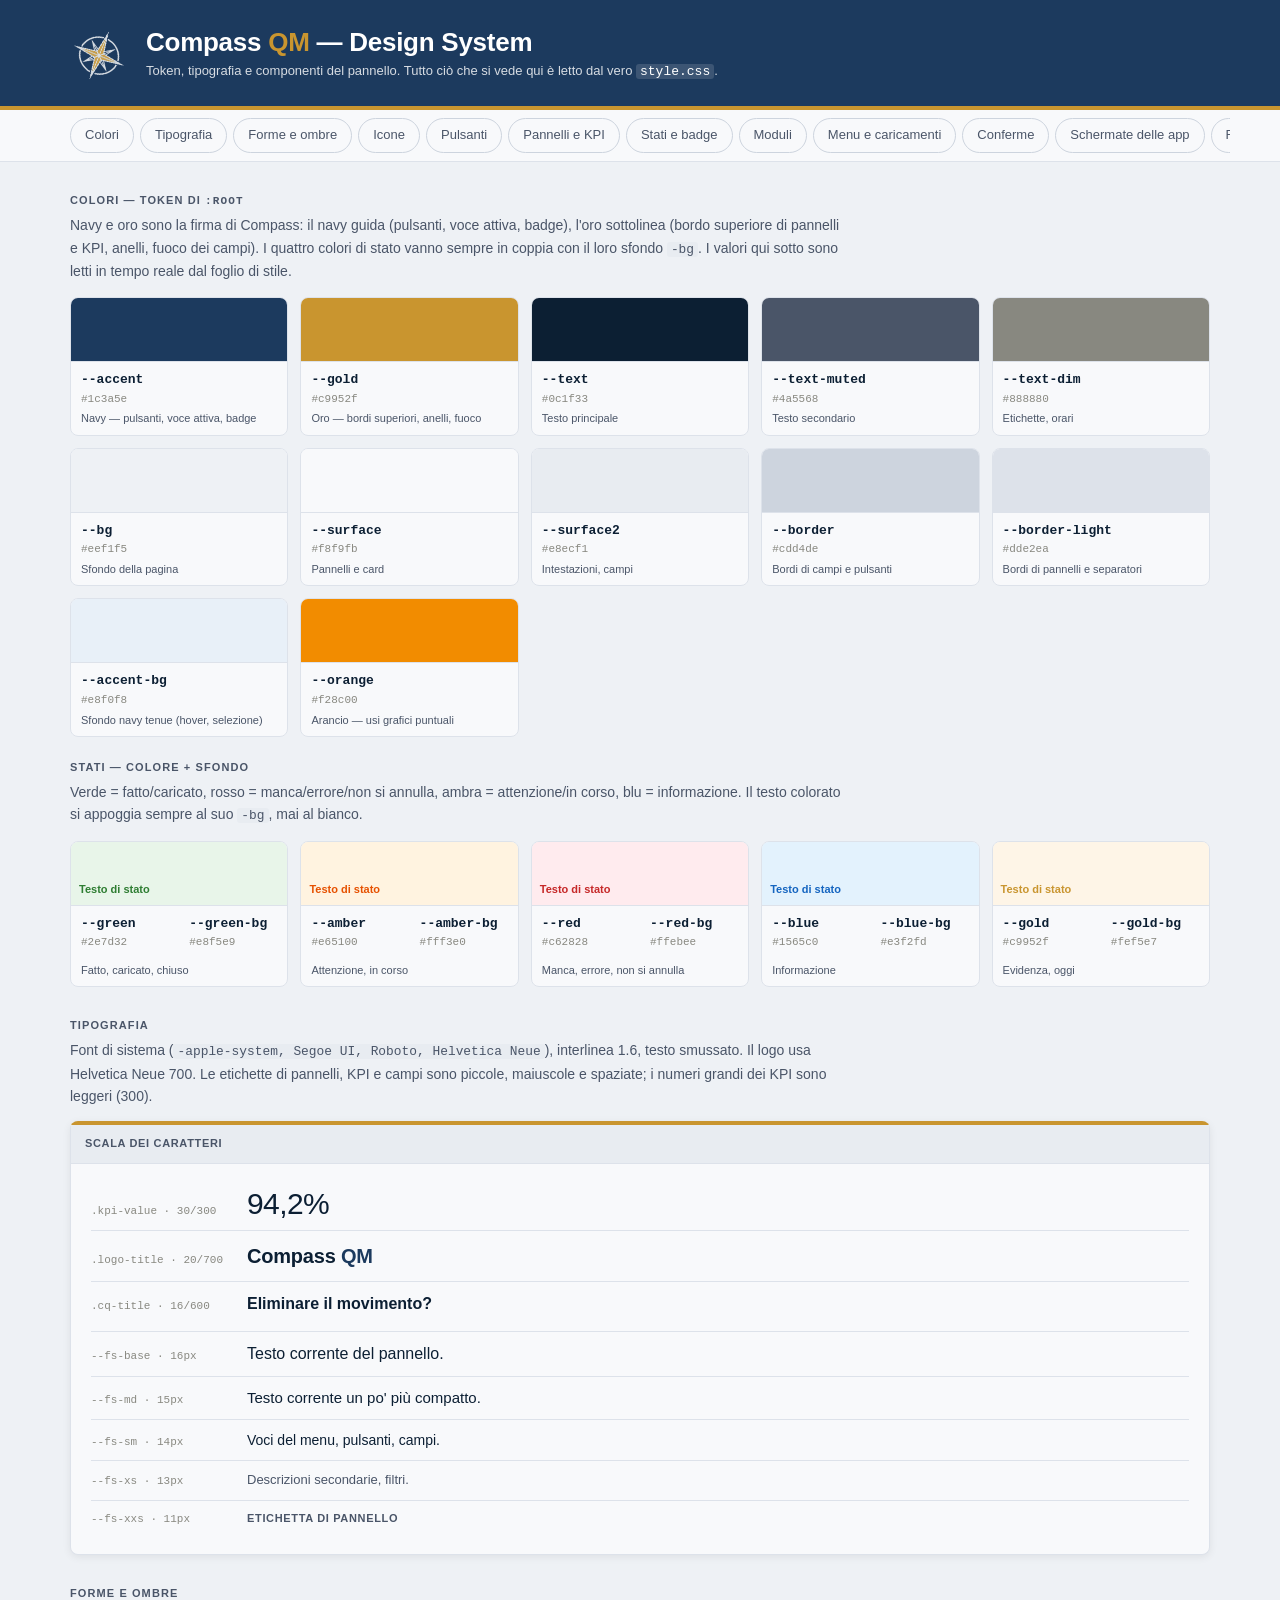
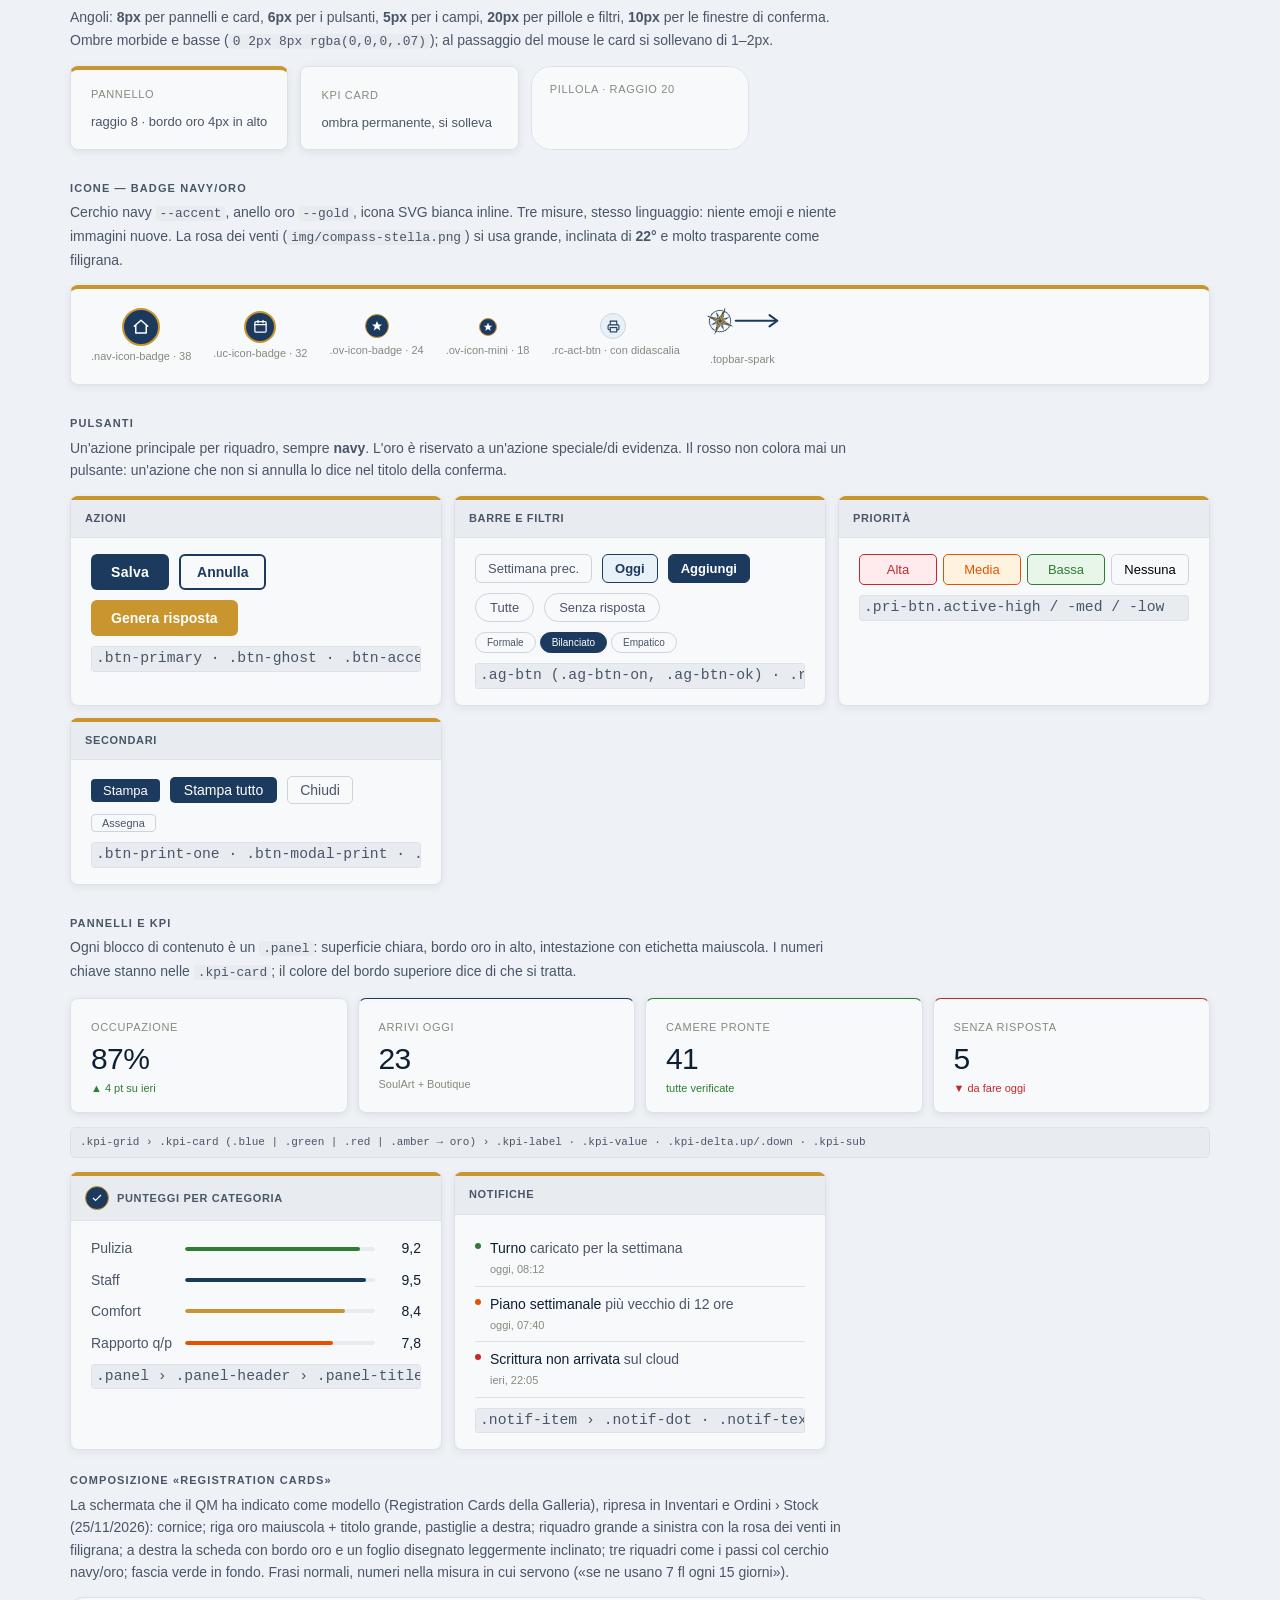
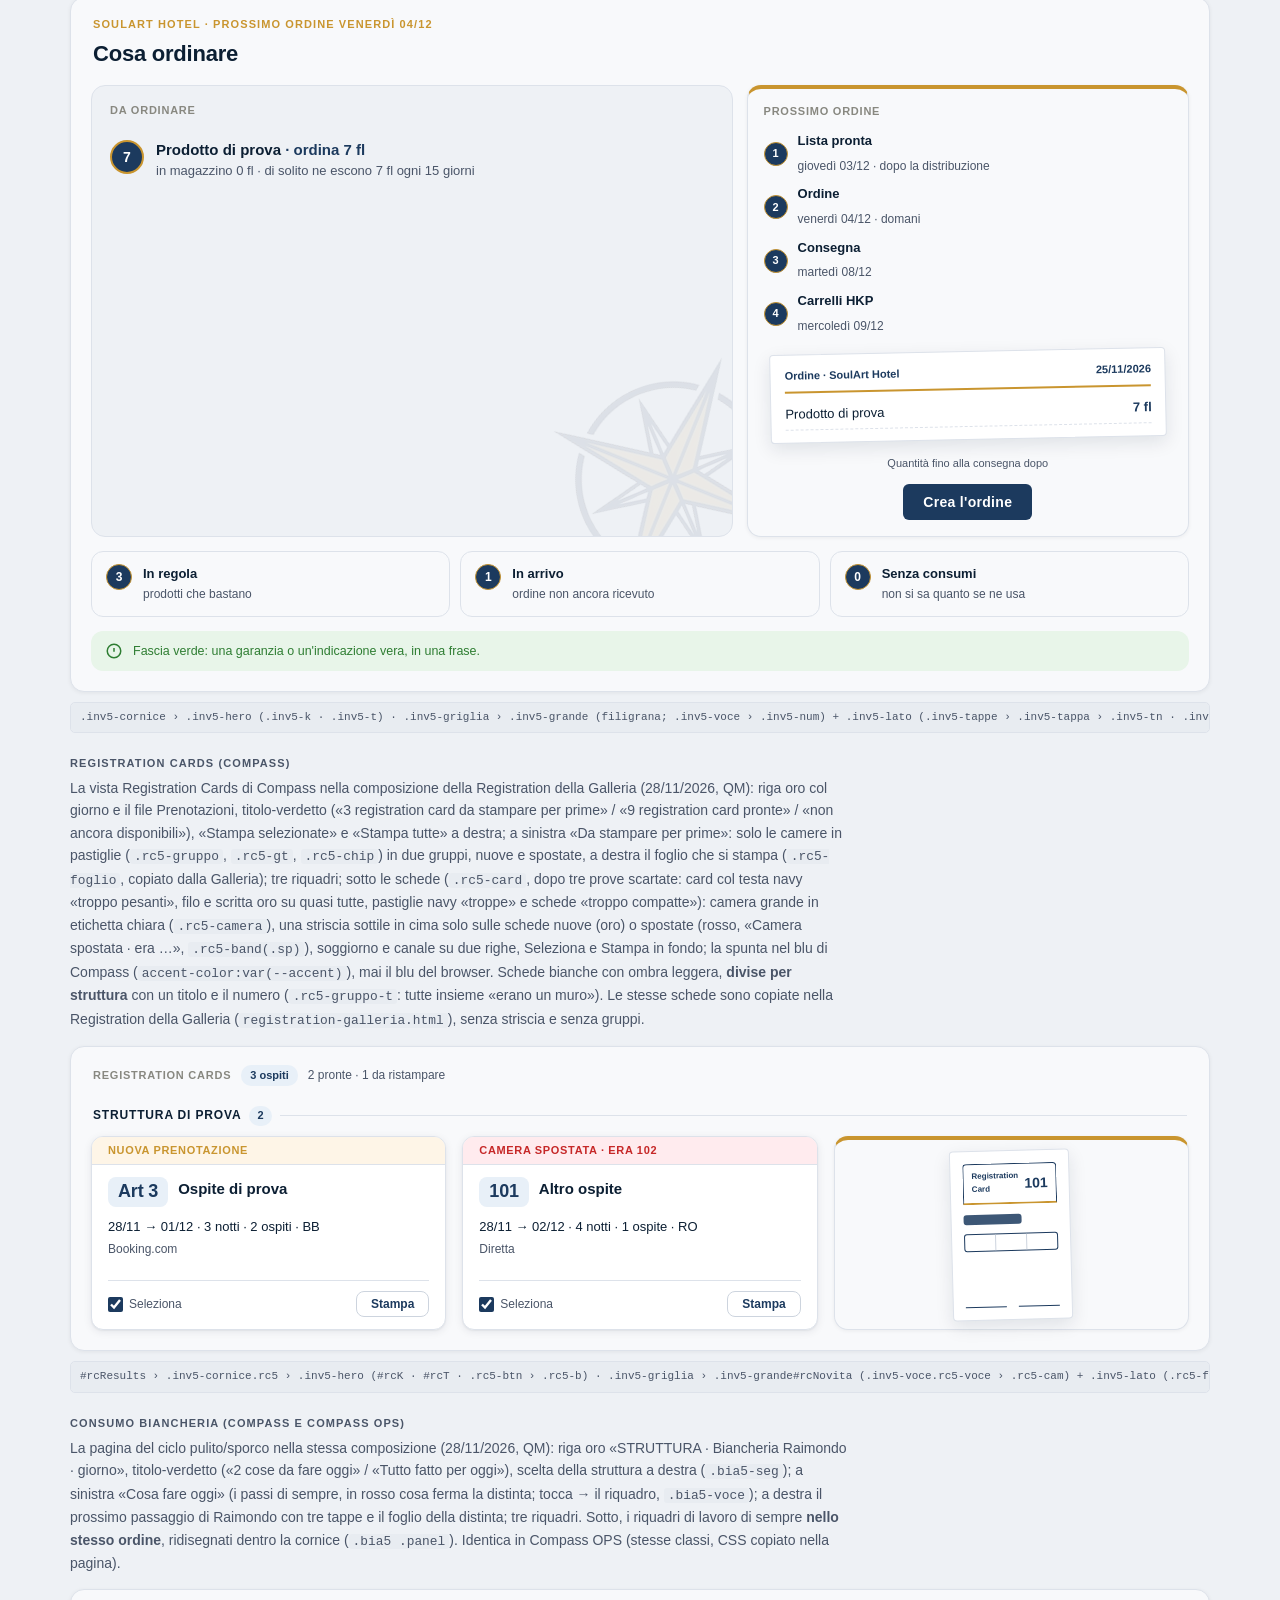
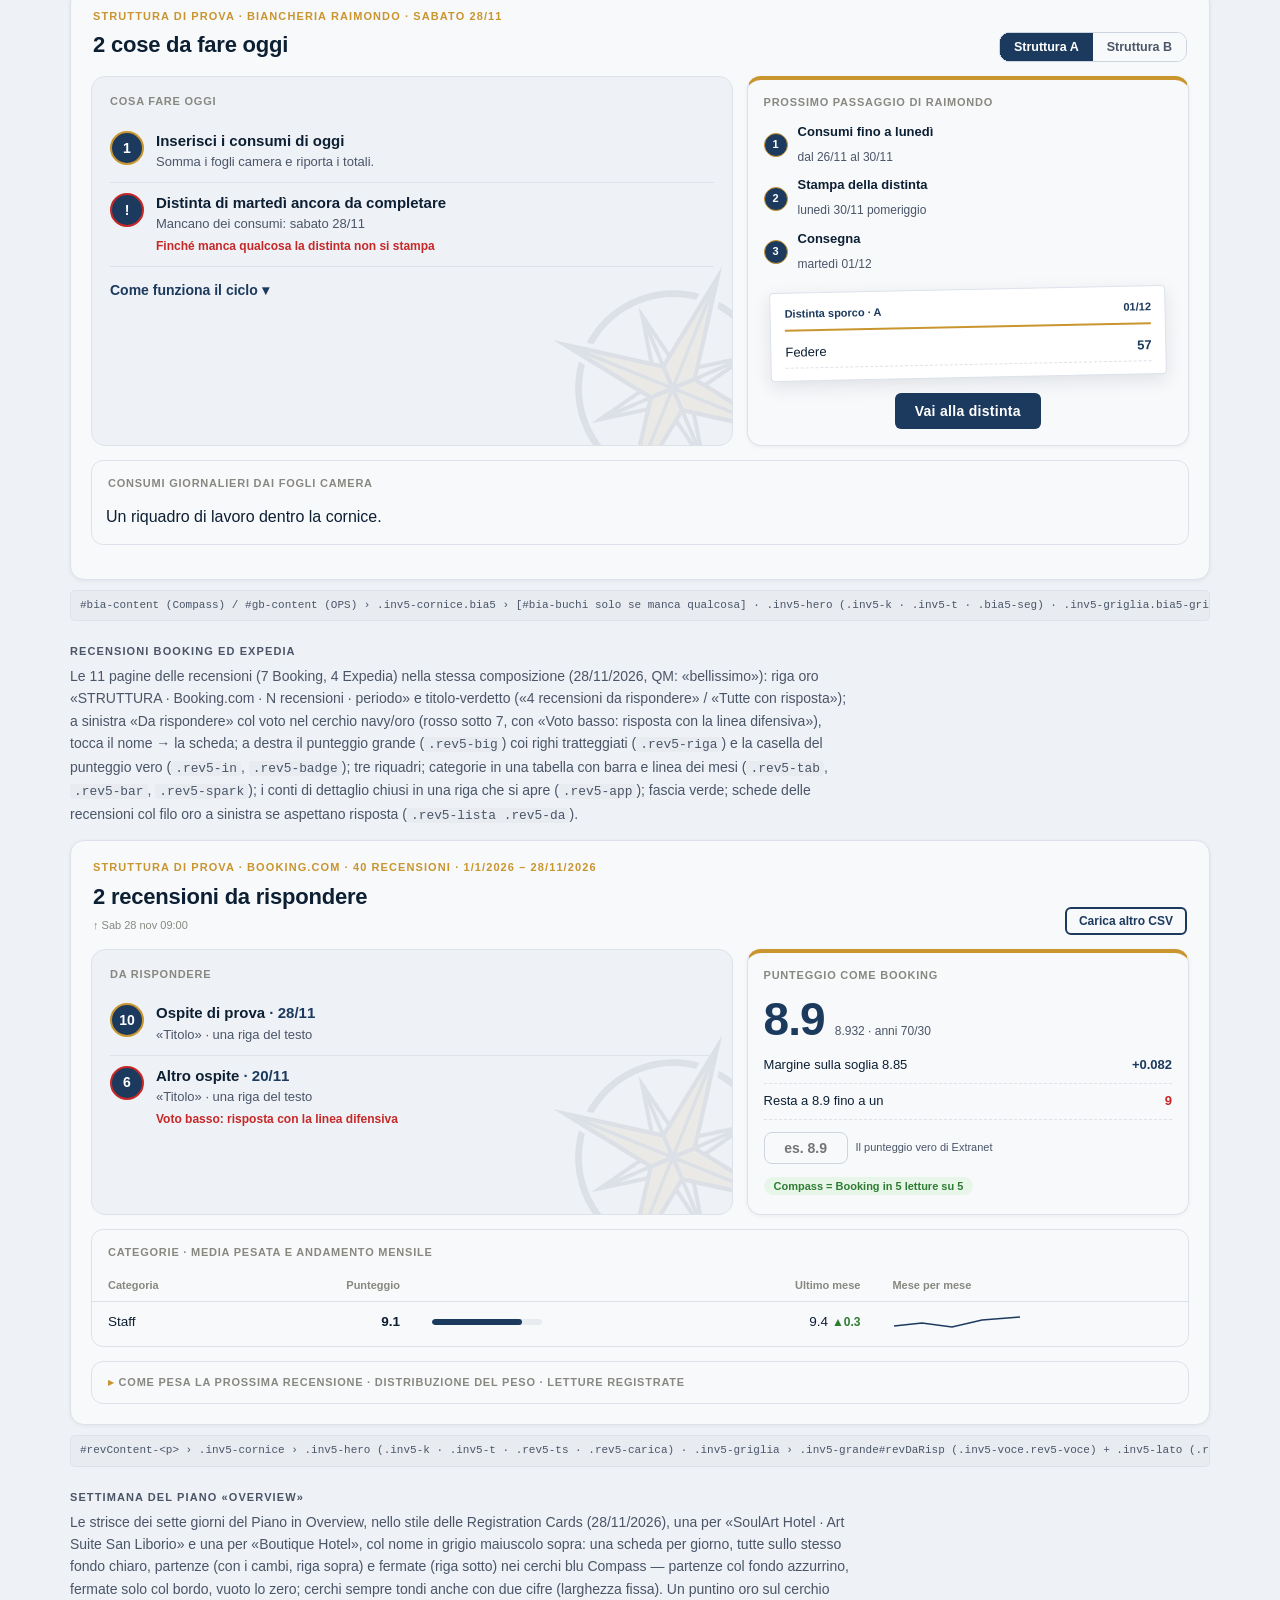
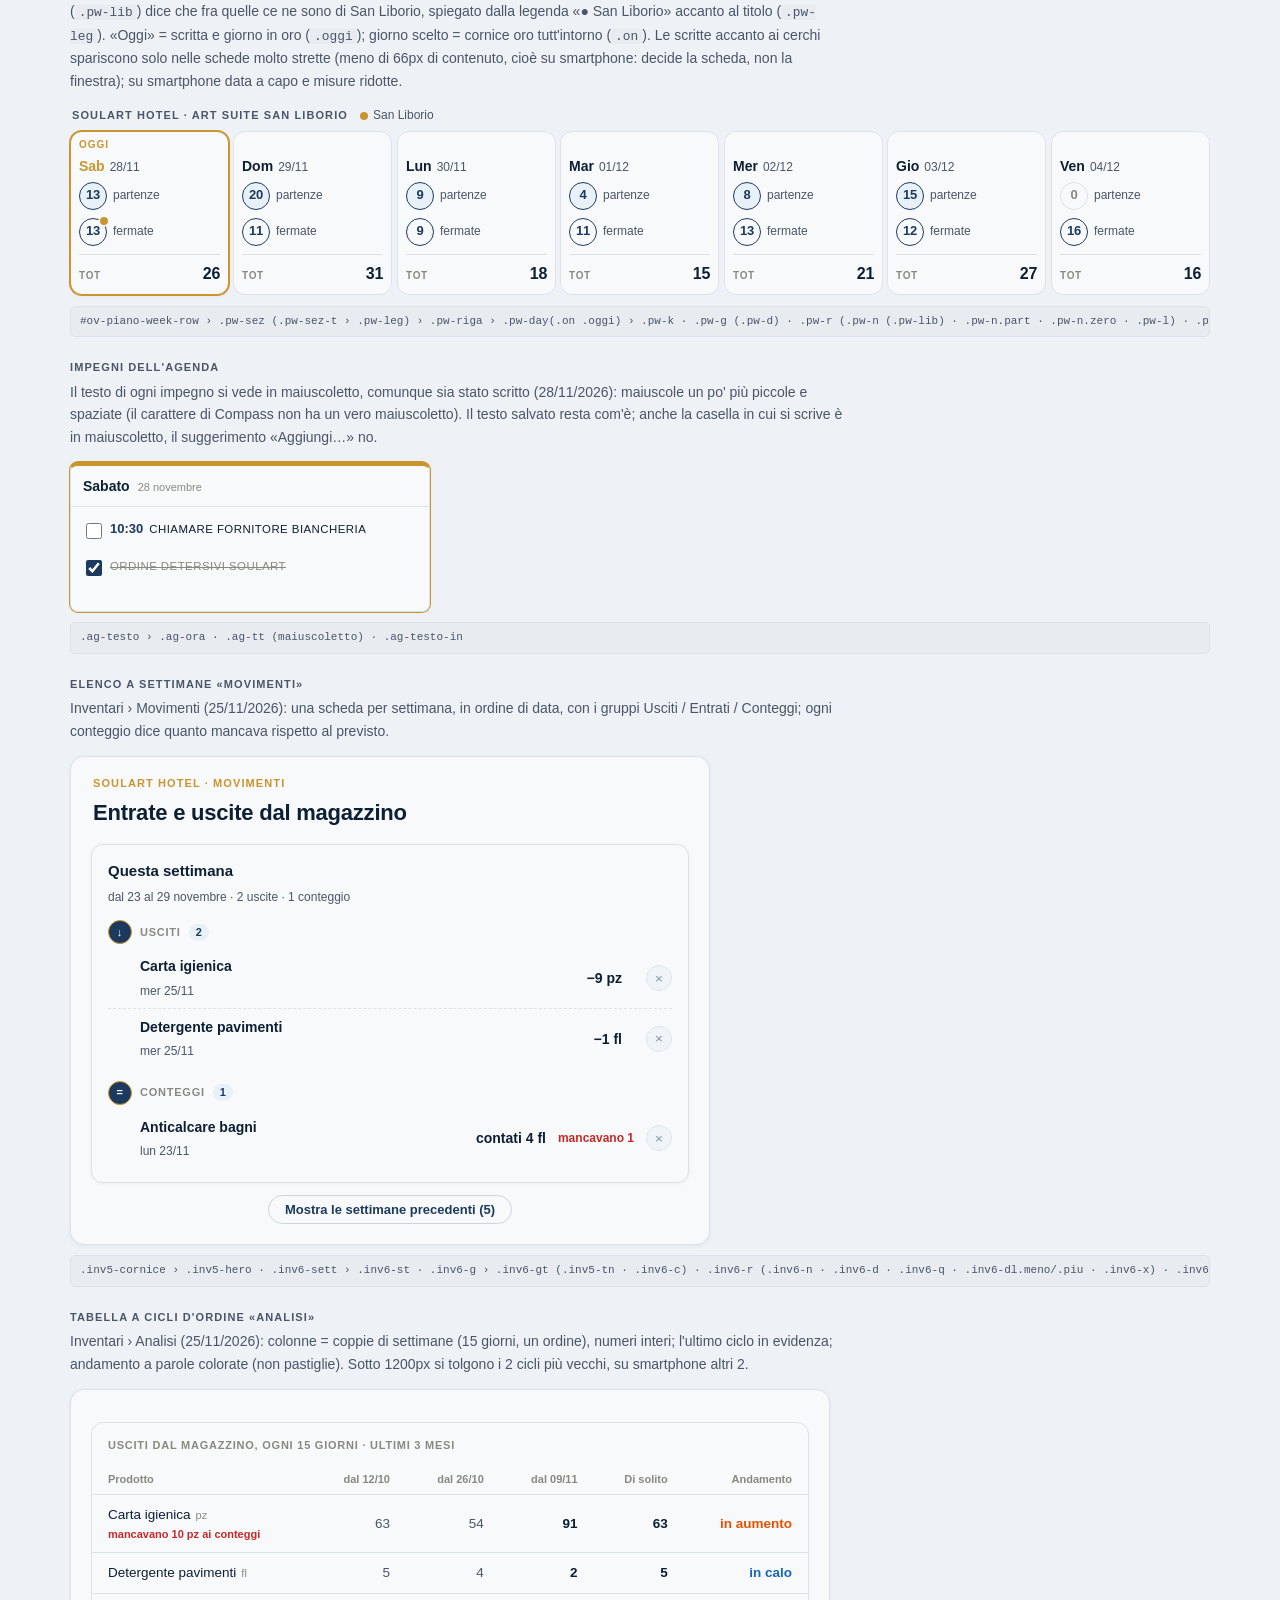
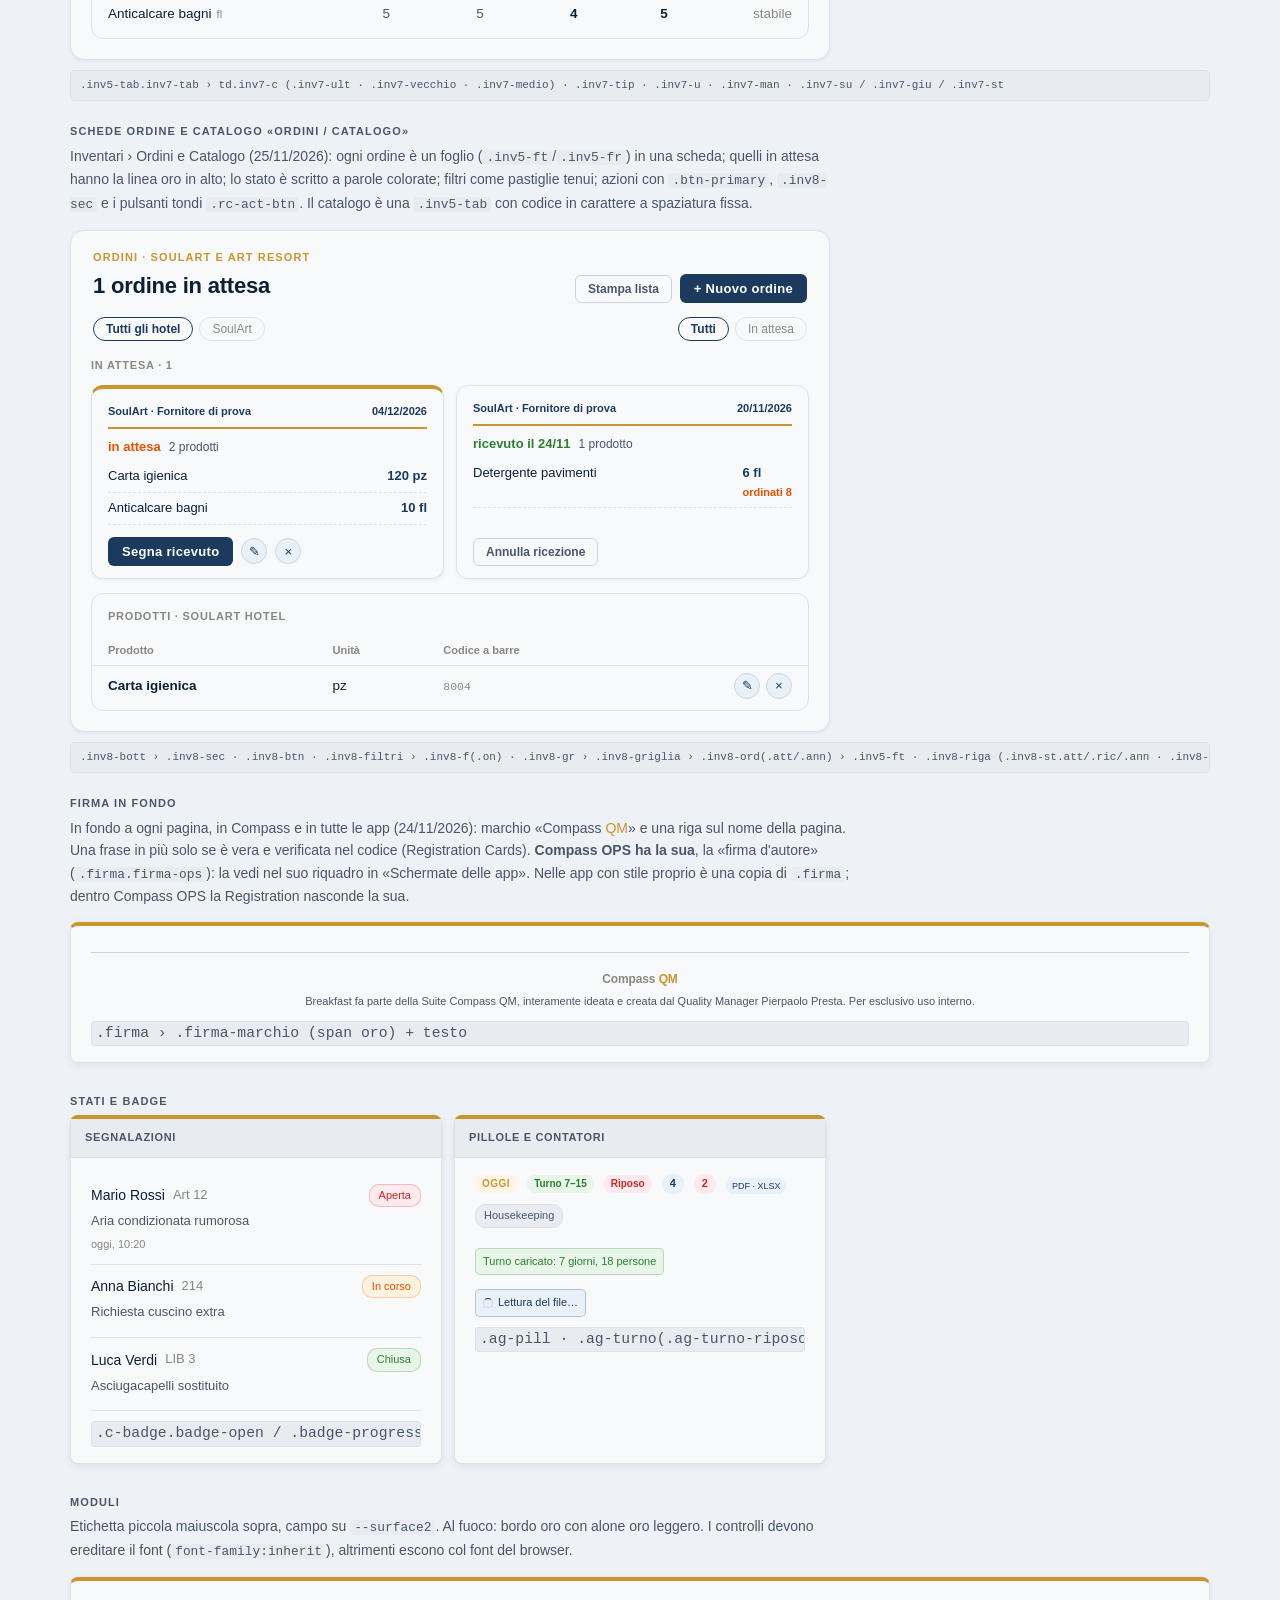
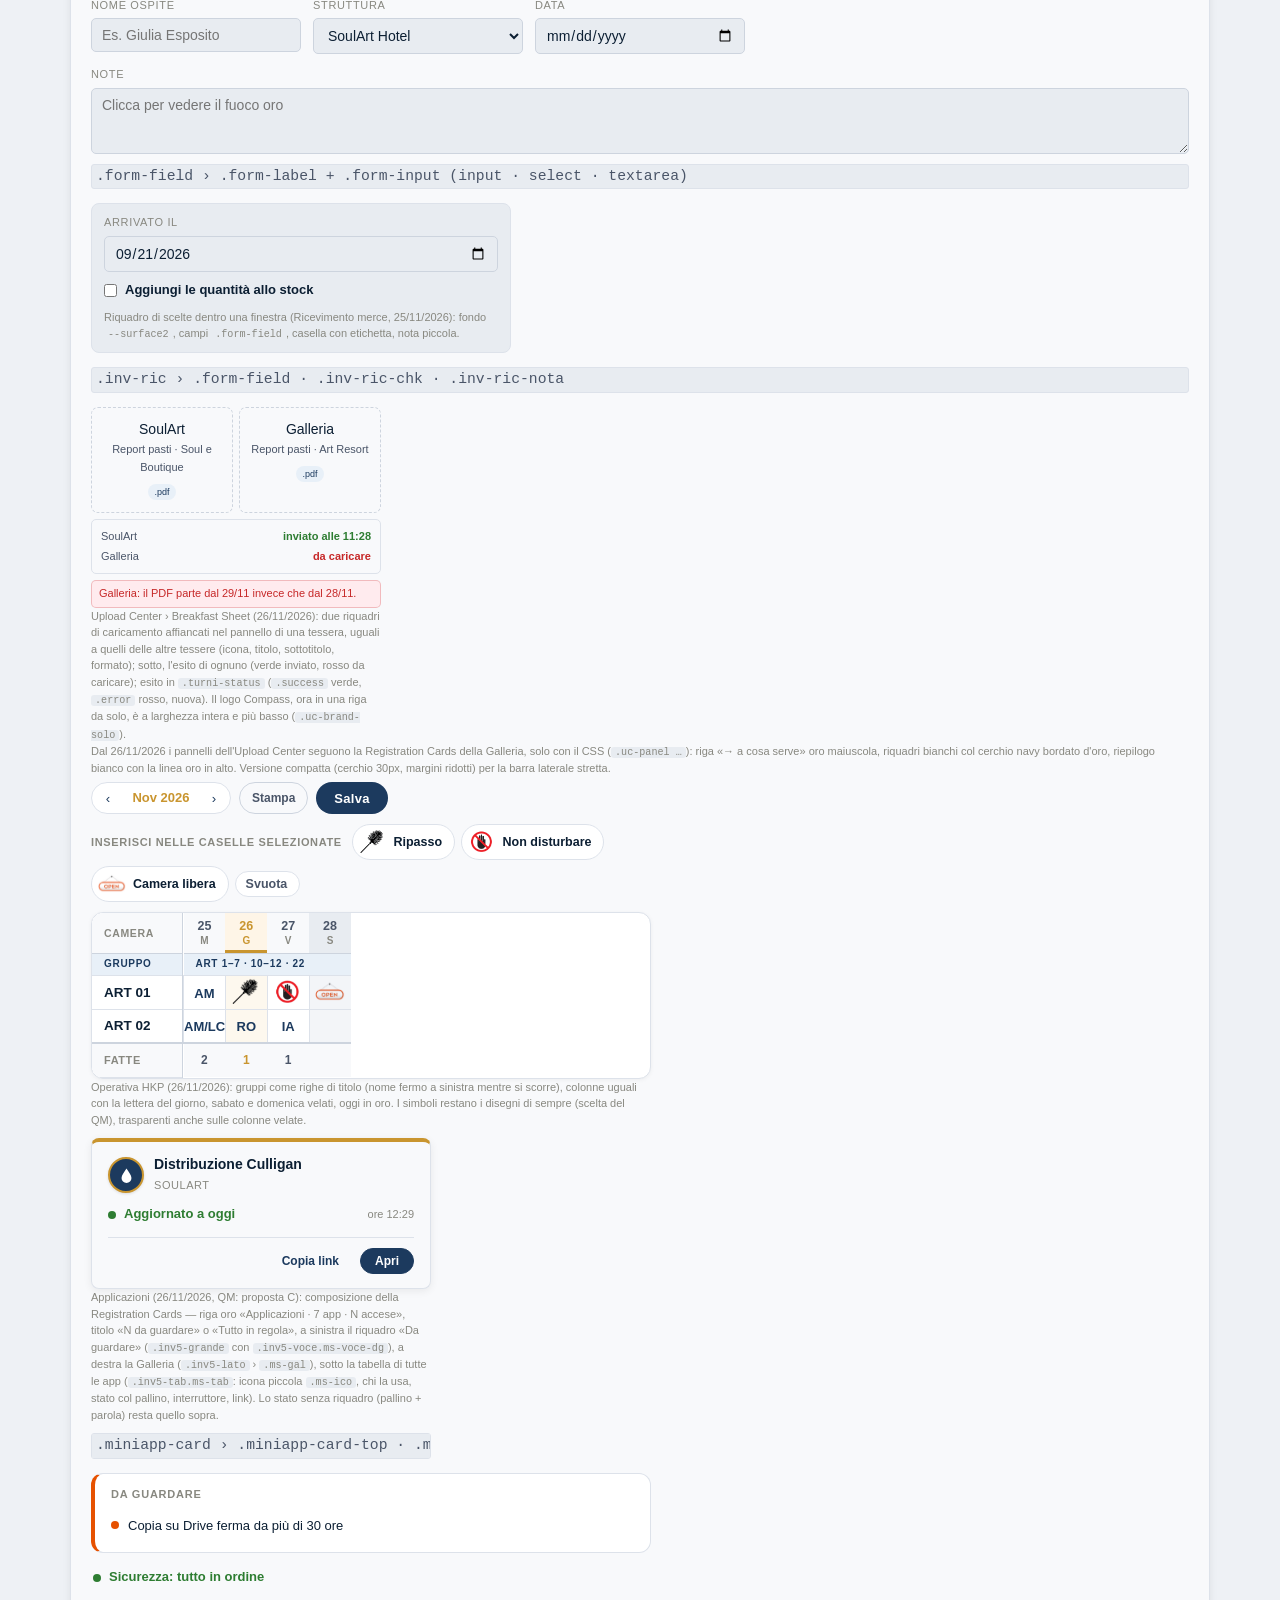
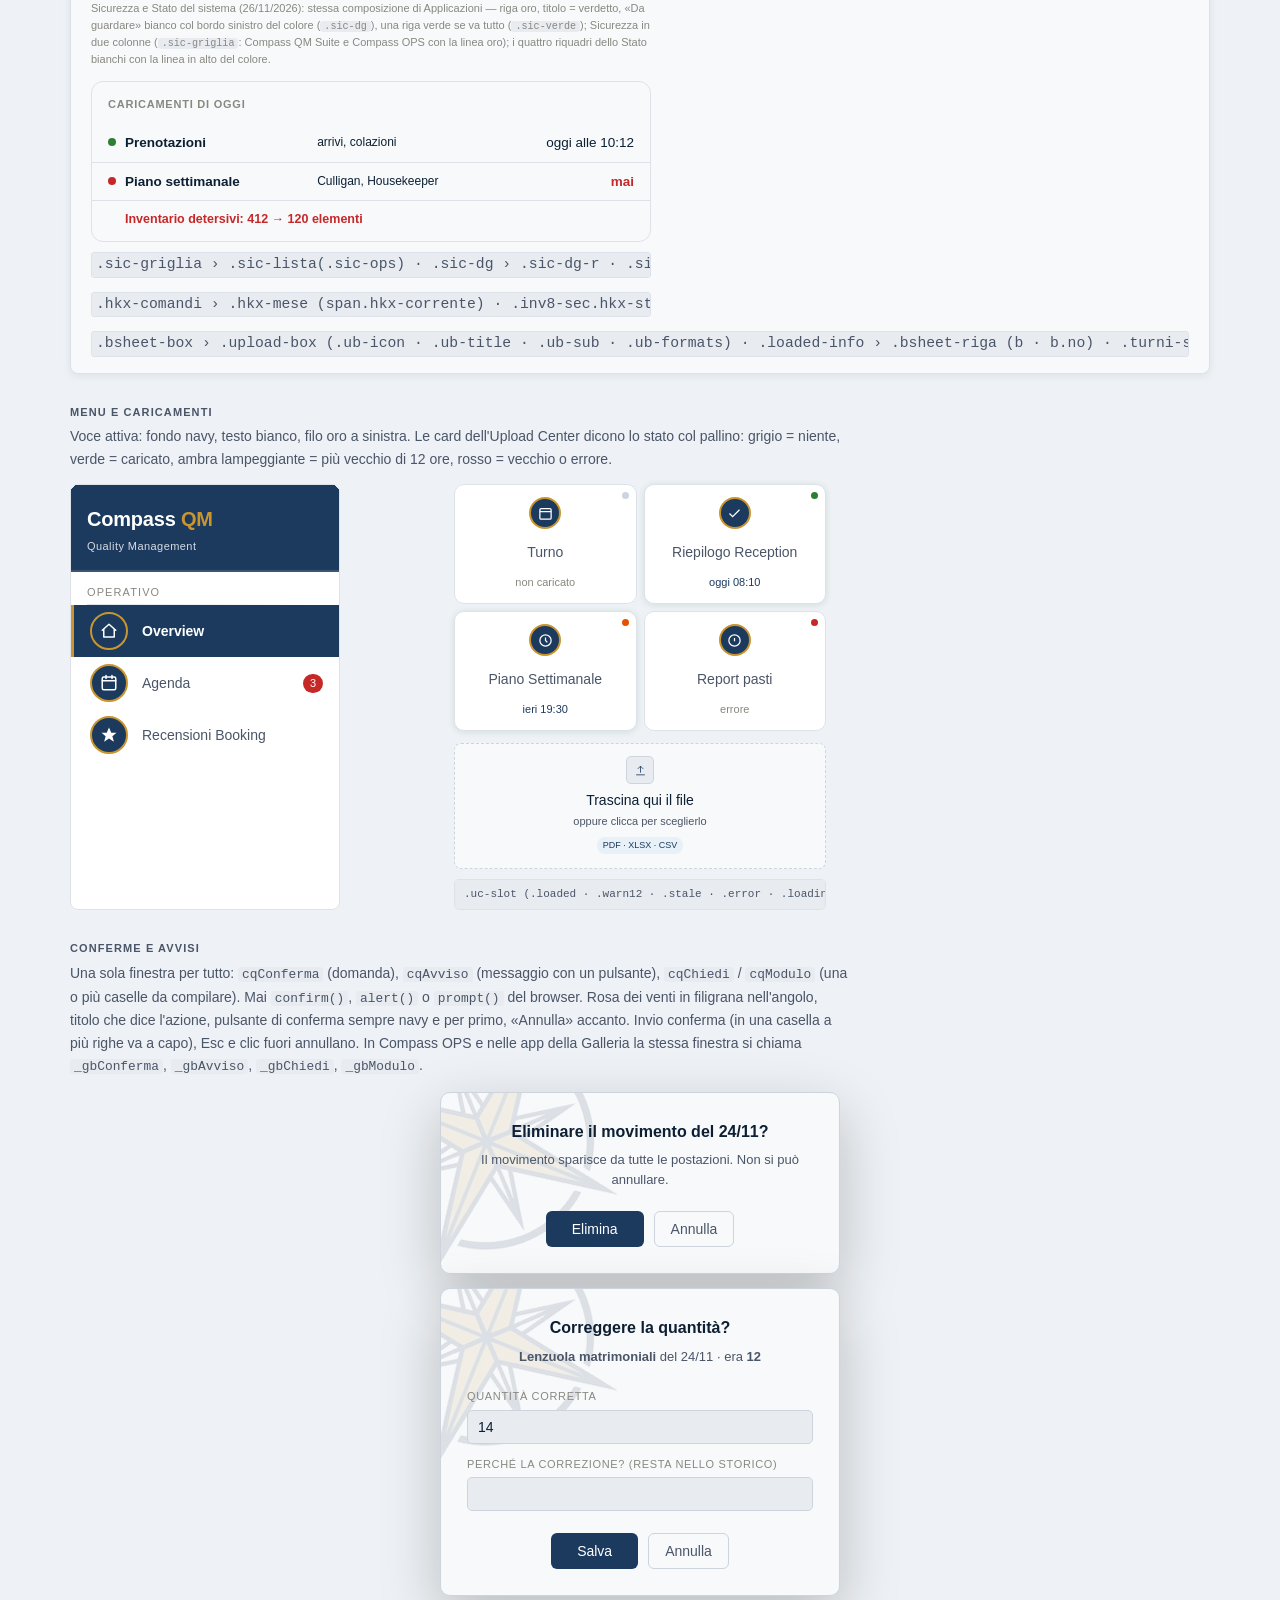
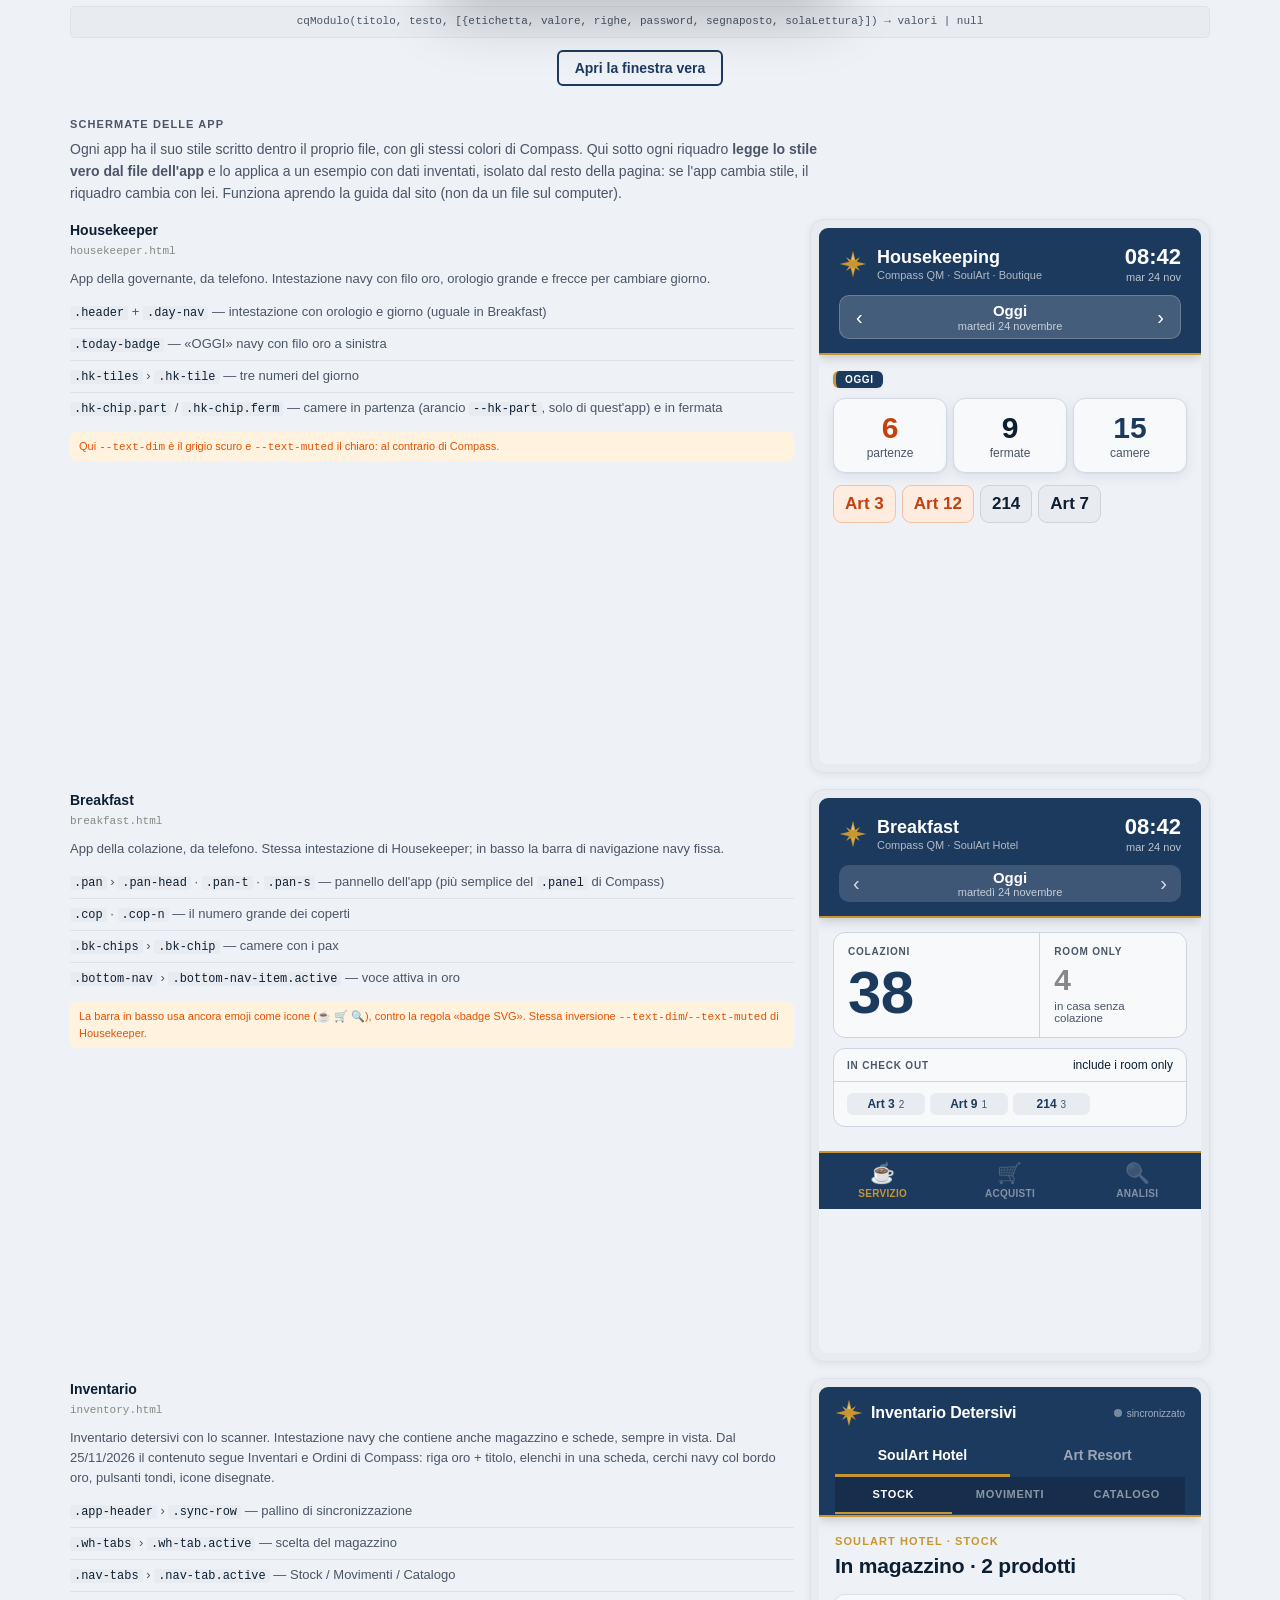
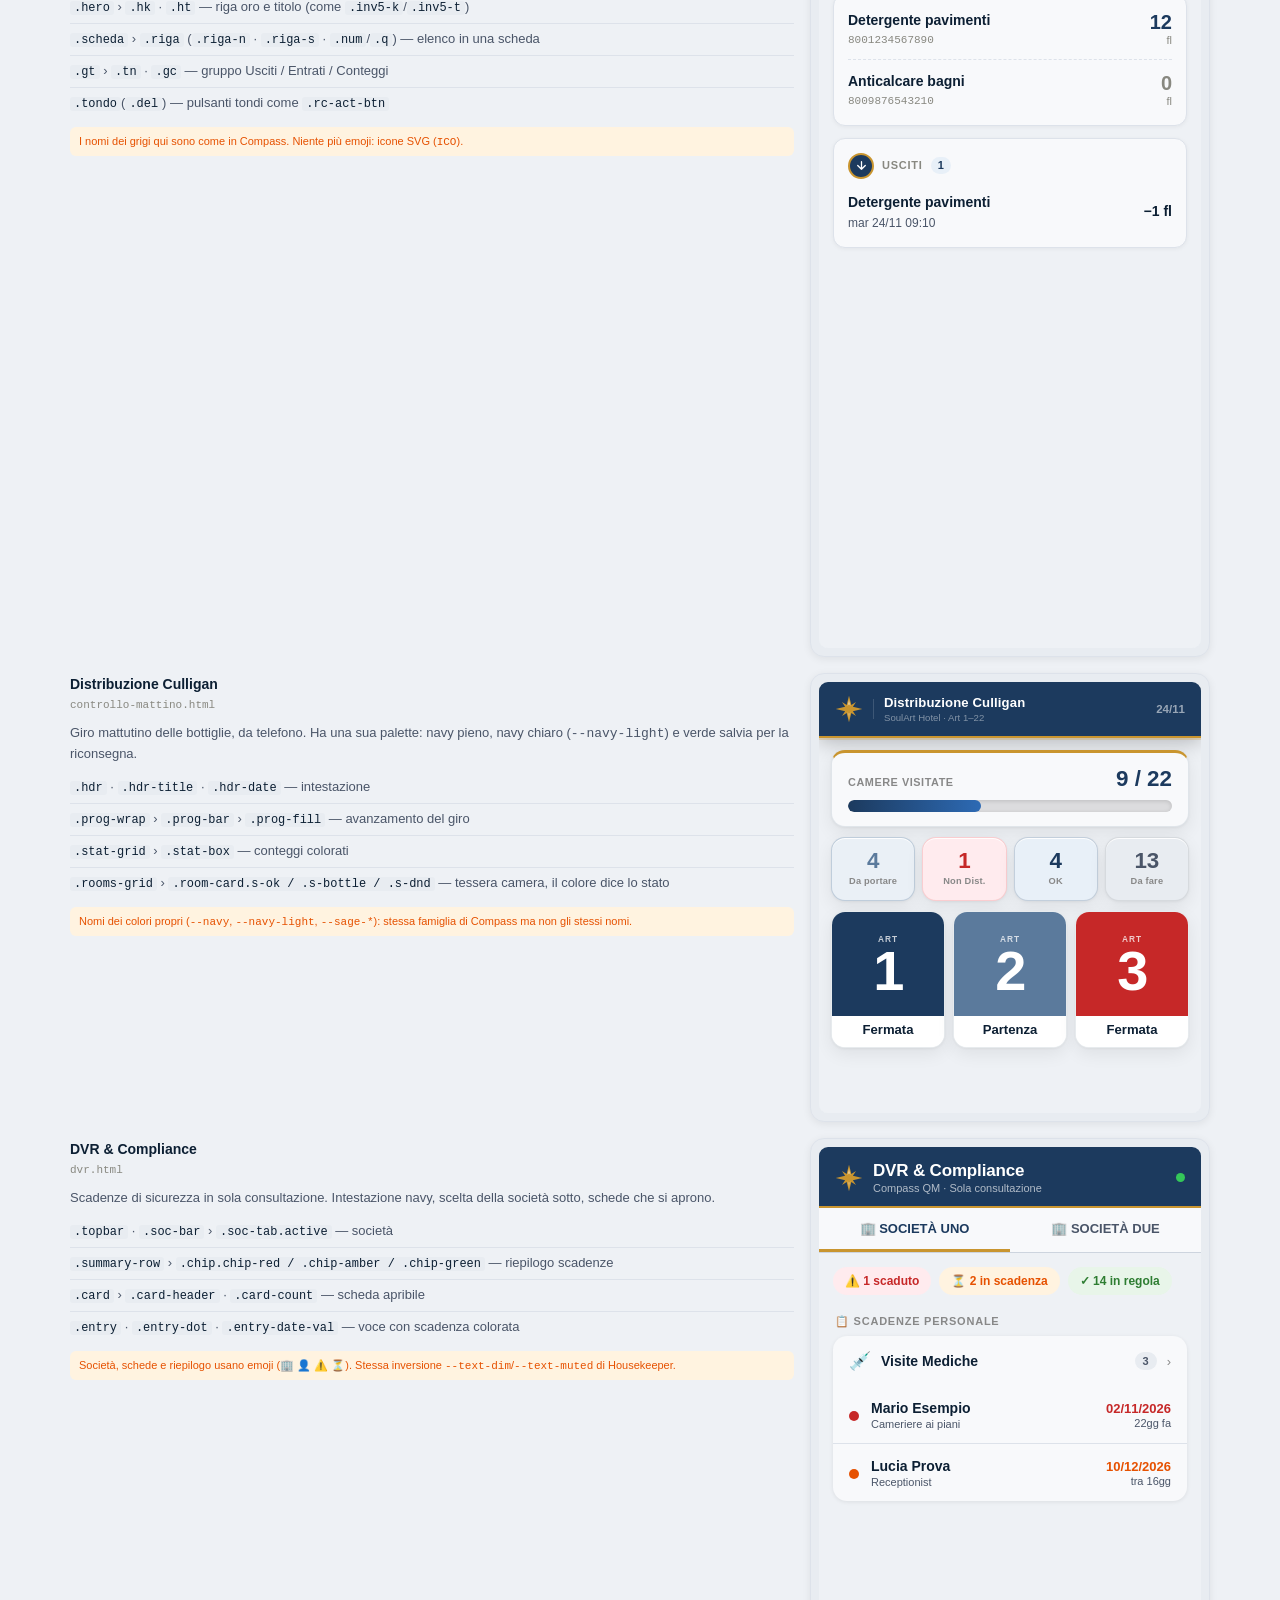
<file: compass-qm-design-system.html>
<!DOCTYPE html>
<html lang="it">
<head>
<meta charset="UTF-8">
<meta name="viewport" content="width=device-width, initial-scale=1.0">
<title>Compass QM — Design System</title>
<link rel="icon" href="img/compass-favicon.svg" type="image/svg+xml">
<!-- La guida usa il foglio di stile VERO di Compass: ogni colore e ogni componente qui
     sotto è quello che si vede nel pannello, non una copia. Se cambia style.css, cambia
     anche questa pagina. -->
<link rel="stylesheet" href="style.css">
<style>
/* Solo l'impaginazione della guida (prefisso ds-). Usa esclusivamente i token di Compass. */
html,body{height:auto;}
body{background:var(--bg);}
.ds-wrap{max-width:1180px;margin:0 auto;padding:0 20px 60px;}
.ds-head{background:#1c3a5e;color:#fff;border-bottom:4px solid var(--gold);}
.ds-head-in{max-width:1180px;margin:0 auto;padding:26px 20px 22px;display:flex;align-items:center;gap:18px;flex-wrap:wrap;}
.ds-head img{width:58px;height:58px;transform:rotate(22deg);flex-shrink:0;}
.ds-head h1{font-family:'Helvetica Neue',Helvetica,Arial,sans-serif;font-size:26px;font-weight:700;letter-spacing:-.01em;line-height:1.15;}
.ds-head h1 span{color:var(--gold);}
.ds-head p{font-size:var(--fs-xs);color:rgba(255,255,255,.82);margin-top:3px;}
.ds-indice{position:sticky;top:0;z-index:50;background:var(--surface);border-bottom:1px solid var(--border-light);}
.ds-indice-in{max-width:1180px;margin:0 auto;padding:8px 20px;display:flex;gap:6px;overflow-x:auto;}
.ds-indice a{white-space:nowrap;text-decoration:none;}
.ds-sez{margin-top:30px;scroll-margin-top:60px;}
.ds-sez>h2{font-size:var(--fs-xxs);color:var(--text-muted);letter-spacing:.1em;text-transform:uppercase;font-weight:700;margin-bottom:4px;}
.ds-sez>.ds-intro{font-size:var(--fs-sm);color:var(--text-muted);margin-bottom:14px;max-width:780px;}
.ds-griglia{display:grid;grid-template-columns:repeat(auto-fill,minmax(min(210px,100%),1fr));gap:12px;}
.ds-griglia-2{display:grid;grid-template-columns:repeat(auto-fill,minmax(min(340px,100%),1fr));gap:12px;}
.ds-griglia>*,.ds-griglia-2>*{min-width:0;}
.ds-swatch{background:var(--surface);border:1px solid var(--border-light);border-radius:8px;overflow:hidden;}
.ds-swatch-col{height:64px;border-bottom:1px solid var(--border-light);display:flex;align-items:flex-end;padding:6px 8px;font-size:var(--fs-xxs);font-weight:600;}
.ds-swatch-info{padding:8px 10px;}
.ds-swatch-nome{font-family:ui-monospace,Menlo,Consolas,monospace;font-size:var(--fs-xs);color:var(--text);font-weight:600;}
.ds-swatch-val{font-family:ui-monospace,Menlo,Consolas,monospace;font-size:var(--fs-xxs);color:var(--text-dim);}
.ds-swatch-uso{font-size:var(--fs-xxs);color:var(--text-muted);margin-top:3px;line-height:1.4;}
.ds-coppia{display:flex;}
.ds-coppia>div{flex:1;}
.ds-demo{display:flex;flex-wrap:wrap;gap:10px;align-items:center;}
.ds-code{display:block;margin-top:10px;font-family:ui-monospace,Menlo,Consolas,monospace;font-size:var(--fs-xxs);color:var(--text-muted);background:var(--surface2);border:1px solid var(--border-light);border-radius:5px;padding:6px 9px;overflow-x:auto;white-space:pre;}
.ds-tipo-riga{display:flex;align-items:baseline;gap:16px;padding:9px 0;border-bottom:1px solid var(--border-light);}
.ds-tipo-riga:last-child{border-bottom:none;}
.ds-tipo-nome{width:140px;flex-shrink:0;font-family:ui-monospace,Menlo,Consolas,monospace;font-size:var(--fs-xxs);color:var(--text-dim);}
.ds-regole{list-style:none;}
.ds-regole li{padding:9px 0 9px 26px;border-bottom:1px solid var(--border-light);position:relative;font-size:var(--fs-sm);color:var(--text-muted);}
.ds-regole li:last-child{border-bottom:none;}
.ds-regole li::before{content:'';position:absolute;left:4px;top:15px;width:10px;height:10px;border-radius:50%;background:var(--gold);}
.ds-regole li.no::before{background:var(--red);}
.ds-regole strong{color:var(--text);}
.ds-regole code,.ds-intro code,.panel-body code{font-family:ui-monospace,Menlo,Consolas,monospace;font-size:.92em;background:var(--surface2);padding:0 4px;border-radius:3px;}
.ds-nav-demo{width:270px;height:auto;max-width:100%;background:#fff;border:1px solid var(--border-light);border-radius:8px;overflow:hidden;}
.ds-cq-statico{position:relative;margin:0 auto;}
.ds-app{display:grid;grid-template-columns:minmax(0,1fr) 400px;gap:16px;align-items:start;margin-bottom:16px;}
.ds-app-info h3{font-size:var(--fs-sm);font-weight:700;color:var(--text);margin-bottom:2px;}
.ds-app-file{font-family:ui-monospace,Menlo,Consolas,monospace;font-size:var(--fs-xxs);color:var(--text-dim);}
.ds-app-info p{font-size:var(--fs-xs);color:var(--text-muted);margin-top:8px;line-height:1.55;}
.ds-app-info ul{list-style:none;margin-top:8px;}
.ds-app-info li{font-size:var(--fs-xs);color:var(--text-muted);padding:5px 0;border-bottom:1px solid var(--border-light);line-height:1.5;}
.ds-app-info li:last-child{border-bottom:none;}
.ds-app-info li code{font-family:ui-monospace,Menlo,Consolas,monospace;font-size:.92em;background:var(--surface2);padding:0 4px;border-radius:3px;color:var(--text);}
.ds-app-nota{margin-top:8px;font-size:var(--fs-xxs);color:var(--amber);background:var(--amber-bg);border-radius:6px;padding:6px 9px;line-height:1.5;}
.ds-app-schermo{background:var(--surface2);border:1px solid var(--border-light);border-radius:14px;padding:8px;box-shadow:0 2px 8px rgba(0,0,0,.07);}
.ds-app-schermo iframe{display:block;width:100%;height:220px;border:0;border-radius:9px;background:var(--bg);}
.ds-app-vuoto{font-size:var(--fs-xs);color:var(--text-muted);text-align:center;padding:30px 14px;}
@media(max-width:768px){
  .ds-head-in{padding:18px 16px;}
  .ds-head h1{font-size:21px;}
  .ds-wrap{padding:0 16px 40px;}
  .ds-indice-in{padding:8px 16px;}
  .ds-griglia-2{grid-template-columns:1fr;}
  .ds-tipo-riga{flex-direction:column;gap:2px;}
  .kpi-grid{grid-template-columns:1fr 1fr;}
  .ds-app{grid-template-columns:1fr;}
}
</style>
</head>
<body>

<header class="ds-head">
  <div class="ds-head-in">
    <img src="img/compass-stella-chiara.png" alt="">
    <div>
      <h1>Compass <span>QM</span> — Design System</h1>
      <p>Token, tipografia e componenti del pannello. Tutto ciò che si vede qui è letto dal vero <code style="color:#fff;background:rgba(255,255,255,.14);padding:0 4px;border-radius:3px">style.css</code>.</p>
    </div>
  </div>
</header>

<nav class="ds-indice">
  <div class="ds-indice-in">
    <a class="rev-filter-btn" href="#colori">Colori</a>
    <a class="rev-filter-btn" href="#tipografia">Tipografia</a>
    <a class="rev-filter-btn" href="#forme">Forme e ombre</a>
    <a class="rev-filter-btn" href="#icone">Icone</a>
    <a class="rev-filter-btn" href="#pulsanti">Pulsanti</a>
    <a class="rev-filter-btn" href="#contenitori">Pannelli e KPI</a>
    <a class="rev-filter-btn" href="#stati">Stati e badge</a>
    <a class="rev-filter-btn" href="#moduli">Moduli</a>
    <a class="rev-filter-btn" href="#menu">Menu e caricamenti</a>
    <a class="rev-filter-btn" href="#conferme">Conferme</a>
    <a class="rev-filter-btn" href="#app">Schermate delle app</a>
    <a class="rev-filter-btn" href="#regole">Regole</a>
  </div>
</nav>

<main class="ds-wrap">

  <!-- ══════════════ COLORI ══════════════ -->
  <section class="ds-sez" id="colori">
    <h2>Colori — token di <code>:root</code></h2>
    <p class="ds-intro">Navy e oro sono la firma di Compass: il navy guida (pulsanti, voce attiva, badge), l'oro sottolinea (bordo superiore di pannelli e KPI, anelli, fuoco dei campi). I quattro colori di stato vanno sempre in coppia con il loro sfondo <code>-bg</code>. I valori qui sotto sono letti in tempo reale dal foglio di stile.</p>
    <div class="ds-griglia" id="ds-colori-base"></div>
    <h2 style="margin-top:22px">Stati — colore + sfondo</h2>
    <p class="ds-intro">Verde = fatto/caricato, rosso = manca/errore/non si annulla, ambra = attenzione/in corso, blu = informazione. Il testo colorato si appoggia sempre al suo <code>-bg</code>, mai al bianco.</p>
    <div class="ds-griglia" id="ds-colori-stato"></div>
  </section>

  <!-- ══════════════ TIPOGRAFIA ══════════════ -->
  <section class="ds-sez" id="tipografia">
    <h2>Tipografia</h2>
    <p class="ds-intro">Font di sistema (<code>-apple-system, Segoe UI, Roboto, Helvetica Neue</code>), interlinea 1.6, testo smussato. Il logo usa Helvetica Neue 700. Le etichette di pannelli, KPI e campi sono piccole, maiuscole e spaziate; i numeri grandi dei KPI sono leggeri (300).</p>
    <div class="panel">
      <div class="panel-header"><div class="panel-title">Scala dei caratteri</div></div>
      <div class="panel-body">
        <div class="ds-tipo-riga"><div class="ds-tipo-nome">.kpi-value · 30/300</div><div class="kpi-value">94,2%</div></div>
        <div class="ds-tipo-riga"><div class="ds-tipo-nome">.logo-title · 20/700</div><div class="logo-title">Compass <span>QM</span></div></div>
        <div class="ds-tipo-riga"><div class="ds-tipo-nome">.cq-title · 16/600</div><div class="cq-title">Eliminare il movimento?</div></div>
        <div class="ds-tipo-riga"><div class="ds-tipo-nome">--fs-base · 16px</div><div style="font-size:var(--fs-base)">Testo corrente del pannello.</div></div>
        <div class="ds-tipo-riga"><div class="ds-tipo-nome">--fs-md · 15px</div><div style="font-size:var(--fs-md)">Testo corrente un po' più compatto.</div></div>
        <div class="ds-tipo-riga"><div class="ds-tipo-nome">--fs-sm · 14px</div><div style="font-size:var(--fs-sm)">Voci del menu, pulsanti, campi.</div></div>
        <div class="ds-tipo-riga"><div class="ds-tipo-nome">--fs-xs · 13px</div><div style="font-size:var(--fs-xs);color:var(--text-muted)">Descrizioni secondarie, filtri.</div></div>
        <div class="ds-tipo-riga"><div class="ds-tipo-nome">--fs-xxs · 11px</div><div class="panel-title" style="flex:none">Etichetta di pannello</div></div>
      </div>
    </div>
  </section>

  <!-- ══════════════ FORME ══════════════ -->
  <section class="ds-sez" id="forme">
    <h2>Forme e ombre</h2>
    <p class="ds-intro">Angoli: <strong>8px</strong> per pannelli e card, <strong>6px</strong> per i pulsanti, <strong>5px</strong> per i campi, <strong>20px</strong> per pillole e filtri, <strong>10px</strong> per le finestre di conferma. Ombre morbide e basse (<code>0 2px 8px rgba(0,0,0,.07)</code>); al passaggio del mouse le card si sollevano di 1–2px.</p>
    <div class="ds-griglia">
      <div class="panel"><div class="panel-body"><div class="kpi-label">Pannello</div><div style="font-size:var(--fs-xs);color:var(--text-muted)">raggio 8 · bordo oro 4px in alto</div></div></div>
      <div class="kpi-card"><div class="kpi-label">KPI card</div><div style="font-size:var(--fs-xs);color:var(--text-muted)">ombra permanente, si solleva</div></div>
      <div class="ds-swatch" style="border-radius:20px;padding:14px 18px"><div class="kpi-label" style="margin:0">Pillola · raggio 20</div></div>
    </div>
  </section>

  <!-- ══════════════ ICONE ══════════════ -->
  <section class="ds-sez" id="icone">
    <h2>Icone — badge navy/oro</h2>
    <p class="ds-intro">Cerchio navy <code>--accent</code>, anello oro <code>--gold</code>, icona SVG bianca inline. Tre misure, stesso linguaggio: niente emoji e niente immagini nuove. La rosa dei venti (<code>img/compass-stella.png</code>) si usa grande, inclinata di <strong>22°</strong> e molto trasparente come filigrana.</p>
    <div class="panel"><div class="panel-body">
      <div class="ds-demo" style="gap:22px">
        <div style="text-align:center"><span class="nav-icon-badge" style="margin:0 auto"><svg viewBox="0 0 24 24" fill="none" stroke="#fff" stroke-width="2" stroke-linecap="round" stroke-linejoin="round"><path d="M3 11l9-8 9 8"/><path d="M5 10v10h14V10"/></svg></span><div class="kpi-sub">.nav-icon-badge · 38</div></div>
        <div style="text-align:center"><span class="uc-icon-badge" style="margin:0 auto"><svg viewBox="0 0 24 24" fill="none" stroke="#fff" stroke-width="2" stroke-linecap="round" stroke-linejoin="round"><rect x="3" y="4" width="18" height="17" rx="2"/><path d="M3 9h18M8 2v4M16 2v4"/></svg></span><div class="kpi-sub">.uc-icon-badge · 32</div></div>
        <div style="text-align:center"><span class="ov-icon-badge"><svg viewBox="0 0 24 24" fill="#fff"><path d="M12 2l3 7h7l-5.5 4.5L18.5 21 12 16.5 5.5 21l2-7.5L2 9h7z"/></svg></span><div class="kpi-sub">.ov-icon-badge · 24</div></div>
        <div style="text-align:center"><span class="ov-icon-badge ov-icon-mini"><svg viewBox="0 0 24 24" fill="#fff"><path d="M12 2l3 7h7l-5.5 4.5L18.5 21 12 16.5 5.5 21l2-7.5L2 9h7z"/></svg></span><div class="kpi-sub">.ov-icon-mini · 18</div></div>
        <div style="text-align:center"><span class="rc-act-btn" data-tip="Stampa"><svg width="13" height="13" viewBox="0 0 24 24" fill="none" stroke="currentColor" stroke-width="2"><path d="M6 9V2h12v7M6 18H4a2 2 0 0 1-2-2v-5a2 2 0 0 1 2-2h16a2 2 0 0 1 2 2v5a2 2 0 0 1-2 2h-2"/><rect x="6" y="14" width="12" height="8"/></svg></span><div class="kpi-sub">.rc-act-btn · con didascalia</div></div>
        <div style="text-align:center"><svg class="topbar-spark" viewBox="0 0 72 32" aria-hidden="true"><image href="img/compass-stella.png" x="1" y="-1" width="30" height="30" transform="rotate(22 16 14)"/><line x1="30" y1="14" x2="66" y2="14" stroke="#1c3a5e" stroke-width="1.8" stroke-linecap="round"/><polyline points="60,9 67,14 60,19" fill="none" stroke="#1c3a5e" stroke-width="1.8" stroke-linecap="round" stroke-linejoin="round"/></svg><div class="kpi-sub">.topbar-spark</div></div>
      </div>
    </div></div>
  </section>

  <!-- ══════════════ PULSANTI ══════════════ -->
  <section class="ds-sez" id="pulsanti">
    <h2>Pulsanti</h2>
    <p class="ds-intro">Un'azione principale per riquadro, sempre <strong>navy</strong>. L'oro è riservato a un'azione speciale/di evidenza. Il rosso non colora mai un pulsante: un'azione che non si annulla lo dice nel titolo della conferma.</p>
    <div class="ds-griglia-2">
      <div class="panel"><div class="panel-header"><div class="panel-title">Azioni</div></div><div class="panel-body">
        <div class="ds-demo"><button class="btn-primary">Salva</button><button class="btn-ghost">Annulla</button><button class="btn-accent-gold">Genera risposta</button></div>
        <code class="ds-code">.btn-primary · .btn-ghost · .btn-accent-gold</code>
      </div></div>
      <div class="panel"><div class="panel-header"><div class="panel-title">Barre e filtri</div></div><div class="panel-body">
        <div class="ds-demo"><button class="ag-btn">Settimana prec.</button><button class="ag-btn ag-btn-on">Oggi</button><button class="ag-btn ag-btn-ok">Aggiungi</button></div>
        <div class="ds-demo" style="margin-top:10px"><button class="rev-filter-btn">Tutte</button><button class="rev-filter-btn">Senza risposta</button></div>
        <div class="rev-tone-bar" style="margin-top:10px"><button class="rev-tone-btn">Formale</button><button class="rev-tone-btn active">Bilanciato</button><button class="rev-tone-btn">Empatico</button></div>
        <code class="ds-code">.ag-btn (.ag-btn-on, .ag-btn-ok) · .rev-filter-btn · .rev-tone-btn.active</code>
      </div></div>
      <div class="panel"><div class="panel-header"><div class="panel-title">Priorità</div></div><div class="panel-body">
        <div class="priority-btns"><button class="pri-btn active-high">Alta</button><button class="pri-btn active-med">Media</button><button class="pri-btn active-low">Bassa</button><button class="pri-btn">Nessuna</button></div>
        <code class="ds-code">.pri-btn.active-high / -med / -low</code>
      </div></div>
      <div class="panel"><div class="panel-header"><div class="panel-title">Secondari</div></div><div class="panel-body">
        <div class="ds-demo"><button class="btn-print-one">Stampa</button><button class="btn-modal-print">Stampa tutto</button><button class="btn-modal-close">Chiudi</button><button class="c-action-btn" style="margin-left:0">Assegna</button></div>
        <code class="ds-code">.btn-print-one · .btn-modal-print · .btn-modal-close · .c-action-btn</code>
      </div></div>
    </div>
  </section>

  <!-- ══════════════ CONTENITORI ══════════════ -->
  <section class="ds-sez" id="contenitori">
    <h2>Pannelli e KPI</h2>
    <p class="ds-intro">Ogni blocco di contenuto è un <code>.panel</code>: superficie chiara, bordo oro in alto, intestazione con etichetta maiuscola. I numeri chiave stanno nelle <code>.kpi-card</code>; il colore del bordo superiore dice di che si tratta.</p>
    <div class="kpi-grid">
      <div class="kpi-card"><div class="kpi-label">Occupazione</div><div class="kpi-value">87%</div><div class="kpi-delta up">▲ 4 pt su ieri</div></div>
      <div class="kpi-card blue"><div class="kpi-label">Arrivi oggi</div><div class="kpi-value">23</div><div class="kpi-sub">SoulArt + Boutique</div></div>
      <div class="kpi-card green"><div class="kpi-label">Camere pronte</div><div class="kpi-value">41</div><div class="kpi-delta up">tutte verificate</div></div>
      <div class="kpi-card red"><div class="kpi-label">Senza risposta</div><div class="kpi-value">5</div><div class="kpi-delta down">▼ da fare oggi</div></div>
    </div>
    <code class="ds-code" style="margin-top:0;margin-bottom:14px">.kpi-grid › .kpi-card (.blue | .green | .red | .amber → oro) › .kpi-label · .kpi-value · .kpi-delta.up/.down · .kpi-sub</code>
    <div class="ds-griglia-2">
      <div class="panel">
        <div class="panel-header"><span class="ov-icon-badge"><svg viewBox="0 0 24 24" fill="none" stroke="#fff" stroke-width="2.4"><path d="M4 12l5 5L20 6"/></svg></span><div class="panel-title">Punteggi per categoria</div></div>
        <div class="panel-body">
          <div class="score-row"><div class="score-label">Pulizia</div><div class="score-track"><div class="score-fill" style="width:92%;background:var(--green)"></div></div><div class="score-val">9,2</div></div>
          <div class="score-row"><div class="score-label">Staff</div><div class="score-track"><div class="score-fill" style="width:95%;background:var(--accent)"></div></div><div class="score-val">9,5</div></div>
          <div class="score-row"><div class="score-label">Comfort</div><div class="score-track"><div class="score-fill" style="width:84%;background:var(--gold)"></div></div><div class="score-val">8,4</div></div>
          <div class="score-row" style="margin:0"><div class="score-label">Rapporto q/p</div><div class="score-track"><div class="score-fill" style="width:78%;background:var(--amber)"></div></div><div class="score-val">7,8</div></div>
          <code class="ds-code">.panel › .panel-header › .panel-title · .panel-body · .score-row</code>
        </div>
      </div>
      <div class="panel">
        <div class="panel-header"><div class="panel-title">Notifiche</div></div>
        <div class="panel-body">
          <div class="notif-item"><span class="notif-dot" style="background:var(--green)"></span><div><div class="notif-text"><strong>Turno</strong> caricato per la settimana</div><div class="notif-time">oggi, 08:12</div></div></div>
          <div class="notif-item"><span class="notif-dot" style="background:var(--amber)"></span><div><div class="notif-text"><strong>Piano settimanale</strong> più vecchio di 12 ore</div><div class="notif-time">oggi, 07:40</div></div></div>
          <div class="notif-item"><span class="notif-dot" style="background:var(--red)"></span><div><div class="notif-text"><strong>Scrittura non arrivata</strong> sul cloud</div><div class="notif-time">ieri, 22:05</div></div></div>
          <code class="ds-code">.notif-item › .notif-dot · .notif-text · .notif-time</code>
        </div>
      </div>
    </div>

    <h2 style="margin-top:22px">Composizione «Registration Cards»</h2>
    <p class="ds-intro">La schermata che il QM ha indicato come modello (Registration Cards della Galleria), ripresa in Inventari e Ordini › Stock (25/11/2026): cornice; riga oro maiuscola + titolo grande, pastiglie a destra; riquadro grande a sinistra con la rosa dei venti in filigrana; a destra la scheda con bordo oro e un foglio disegnato leggermente inclinato; tre riquadri come i passi col cerchio navy/oro; fascia verde in fondo. Frasi normali, numeri nella misura in cui servono («se ne usano 7 fl ogni 15 giorni»).</p>
    <div class="inv5-cornice">
      <div class="inv5-hero"><div><div class="inv5-k">SoulArt Hotel · prossimo ordine venerdì 04/12</div><div class="inv5-t">Cosa ordinare</div></div></div>
      <div class="inv5-griglia">
        <div class="inv5-grande"><div class="inv5-gl">Da ordinare</div><div class="inv5-voce"><span class="inv5-num">7</span><div><div class="inv5-vt">Prodotto di prova <span class="inv5-vq">· ordina 7 fl</span></div><div class="inv5-vs">in magazzino 0 fl · di solito ne escono 7 fl ogni 15 giorni</div></div></div></div>
        <div class="inv5-lato"><div class="inv5-ll">Prossimo ordine</div><div class="inv5-tappe"><div class="inv5-tappa"><span class="inv5-tn">1</span><div><b>Lista pronta</b><span>giovedì 03/12 · dopo la distribuzione</span></div></div><div class="inv5-tappa"><span class="inv5-tn">2</span><div><b>Ordine</b><span>venerdì 04/12 · domani</span></div></div><div class="inv5-tappa"><span class="inv5-tn">3</span><div><b>Consegna</b><span>martedì 08/12</span></div></div><div class="inv5-tappa"><span class="inv5-tn">4</span><div><b>Carrelli HKP</b><span>mercoledì 09/12</span></div></div></div><div class="inv5-foglio"><div class="inv5-ft"><span>Ordine · SoulArt Hotel</span><span>25/11/2026</span></div><div class="inv5-fr"><span>Prodotto di prova</span><b>7 fl</b></div></div><div class="inv5-nota">Quantità fino alla consegna dopo</div><button class="btn-primary inv5-crea">Crea l'ordine</button></div>
      </div>
      <div class="inv5-passi"><div class="inv5-passo"><span class="inv5-pn">3</span><div><div class="inv5-pt">In regola</div><div class="inv5-ps">prodotti che bastano</div></div></div><div class="inv5-passo"><span class="inv5-pn">1</span><div><div class="inv5-pt">In arrivo</div><div class="inv5-ps">ordine non ancora ricevuto</div></div></div><div class="inv5-passo"><span class="inv5-pn">0</span><div><div class="inv5-pt">Senza consumi</div><div class="inv5-ps">non si sa quanto se ne usa</div></div></div></div>
      <div class="inv5-fascia"><svg viewBox="0 0 24 24"><circle cx="12" cy="12" r="9"/><path d="M12 8v5M12 16h.01"/></svg><span>Fascia verde: una garanzia o un'indicazione vera, in una frase.</span></div>
    </div>
    <code class="ds-code" style="margin-bottom:14px">.inv5-cornice › .inv5-hero (.inv5-k · .inv5-t) · .inv5-griglia › .inv5-grande (filigrana; .inv5-voce › .inv5-num) + .inv5-lato (.inv5-tappe › .inv5-tappa › .inv5-tn · .inv5-foglio · .inv5-crea) · .inv5-passi › .inv5-passo · .inv5-tutti › .inv5-tab · .inv5-fascia</code>
    <h2 style="margin-top:22px">Registration Cards (Compass)</h2>
    <p class="ds-intro">La vista Registration Cards di Compass nella composizione della Registration della Galleria (28/11/2026, QM): riga oro col giorno e il file Prenotazioni, titolo-verdetto («3 registration card da stampare per prime» / «9 registration card pronte» / «non ancora disponibili»), «Stampa selezionate» e «Stampa tutte» a destra; a sinistra «Da stampare per prime»: solo le camere in pastiglie (<code>.rc5-gruppo</code>, <code>.rc5-gt</code>, <code>.rc5-chip</code>) in due gruppi, nuove e spostate, a destra il foglio che si stampa (<code>.rc5-foglio</code>, copiato dalla Galleria); tre riquadri; sotto le schede (<code>.rc5-card</code>, dopo tre prove scartate: card col testa navy «troppo pesanti», filo e scritta oro su quasi tutte, pastiglie navy «troppe» e schede «troppo compatte»): camera grande in etichetta chiara (<code>.rc5-camera</code>), una striscia sottile in cima solo sulle schede nuove (oro) o spostate (rosso, «Camera spostata · era …», <code>.rc5-band(.sp)</code>), soggiorno e canale su due righe, Seleziona e Stampa in fondo; la spunta nel blu di Compass (<code>accent-color:var(--accent)</code>), mai il blu del browser. Schede bianche con ombra leggera, <b>divise per struttura</b> con un titolo e il numero (<code>.rc5-gruppo-t</code>: tutte insieme «erano un muro»). Le stesse schede sono copiate nella Registration della Galleria (<code>registration-galleria.html</code>), senza striscia e senza gruppi.</p>
    <div class="inv5-cornice rc5" style="margin-bottom:10px">
      <div class="rc5-barra" style="margin-top:0"><div class="inv5-ll">Registration cards</div><span class="rc5-pill">3 ospiti</span><span class="rc5-sum">2 pronte · 1 da ristampare</span></div>
      <div class="rc5-gruppo-t">Struttura di prova <span>2</span></div>
      <div class="rc5-grid">
        <div class="rc5-card"><div class="rc5-band">Nuova prenotazione</div><div class="rc5-h"><span class="rc5-camera">Art 3</span><div class="rc5-nb"><span class="rc5-nome">Ospite di prova</span></div></div><div class="rc5-r1">28/11 → 01/12 · 3 notti · 2 ospiti · BB</div><div class="rc5-r2">Booking.com</div><div class="rc5-f"><label><input type="checkbox" checked> Seleziona</label><button class="rc5-stampa">Stampa</button></div></div>
        <div class="rc5-card"><div class="rc5-band sp">Camera spostata · era 102</div><div class="rc5-h"><span class="rc5-camera">101</span><div class="rc5-nb"><span class="rc5-nome">Altro ospite</span></div></div><div class="rc5-r1">28/11 → 02/12 · 4 notti · 1 ospite · RO</div><div class="rc5-r2">Diretta</div><div class="rc5-f"><label><input type="checkbox" checked> Seleziona</label><button class="rc5-stampa">Stampa</button></div></div>
        <div class="inv5-lato" style="padding:10px"><div class="rc5-foglio" style="max-width:120px"><div class="f-testa"><span class="f-tit">Registration Card</span><span class="f-cam">101</span></div><div class="f-nome"></div><div class="f-box"><span></span><span></span><span></span></div><div class="f-firme"><span></span><span></span></div></div></div>
      </div>
    </div>
    <code class="ds-code" style="margin-bottom:14px">#rcResults › .inv5-cornice.rc5 › .inv5-hero (#rcK · #rcT · .rc5-btn › .rc5-b) · .inv5-griglia › .inv5-grande#rcNovita (.inv5-voce.rc5-voce › .rc5-cam) + .inv5-lato (.rc5-foglio › .f-testa/.f-nome/.f-box/.f-due/.f-cc/.f-riga/.f-firme) · .inv5-passi#rcPassi · #rcPanel › .rc5-barra (.rc5-pill · .rc5-sum) · #rcCardGrid.rc5-gruppi › (.rc5-gruppo-t › span · .rc5-grid) › .rc5-card(.rc-card-selected) › .rc5-band(.sp) · .rc5-h (.rc5-camera · .rc5-nb › .rc5-nome) · .rc5-r1 · .rc5-r2 · .rc5-f (label › input · .rc5-stampa) · .inv5-fascia (#rcSourceLine)</code>
    <h2 style="margin-top:22px">Consumo Biancheria (Compass e Compass OPS)</h2>
    <p class="ds-intro">La pagina del ciclo pulito/sporco nella stessa composizione (28/11/2026, QM): riga oro «STRUTTURA · Biancheria Raimondo · giorno», titolo-verdetto («2 cose da fare oggi» / «Tutto fatto per oggi»), scelta della struttura a destra (<code>.bia5-seg</code>); a sinistra «Cosa fare oggi» (i passi di sempre, in rosso cosa ferma la distinta; tocca → il riquadro, <code>.bia5-voce</code>); a destra il prossimo passaggio di Raimondo con tre tappe e il foglio della distinta; tre riquadri. Sotto, i riquadri di lavoro di sempre <b>nello stesso ordine</b>, ridisegnati dentro la cornice (<code>.bia5 .panel</code>). Identica in Compass OPS (stesse classi, CSS copiato nella pagina).</p>
    <div class="inv5-cornice bia5" style="margin-bottom:10px">
      <div class="inv5-hero"><div><div class="inv5-k">Struttura di prova · Biancheria Raimondo · sabato 28/11</div><div class="inv5-t">2 cose da fare oggi</div></div><div class="bia5-seg"><button class="on">Struttura A</button><button>Struttura B</button></div></div>
      <div class="inv5-griglia bia5-griglia">
        <div class="inv5-grande"><div class="inv5-gl">Cosa fare oggi</div><div class="inv5-voce bia5-voce"><span class="inv5-num">1</span><div><div class="inv5-vt">Inserisci i consumi di oggi</div><div class="inv5-vs">Somma i fogli camera e riporta i totali.</div></div></div><div class="inv5-voce bia5-voce"><span class="inv5-num fin">!</span><div><div class="inv5-vt">Distinta di martedì ancora da completare</div><div class="inv5-vs">Mancano dei consumi: sabato 28/11</div><div class="inv5-urg">Finché manca qualcosa la distinta non si stampa</div></div></div><div class="inv5-gs inv5-dopo"><button class="bia5-link">Come funziona il ciclo ▾</button></div></div>
        <div class="inv5-lato"><div class="inv5-ll">Prossimo passaggio di Raimondo</div><div class="inv5-tappe"><div class="inv5-tappa"><span class="inv5-tn">1</span><div><b>Consumi fino a lunedì</b><span>dal 26/11 al 30/11</span></div></div><div class="inv5-tappa"><span class="inv5-tn">2</span><div><b>Stampa della distinta</b><span>lunedì 30/11 pomeriggio</span></div></div><div class="inv5-tappa"><span class="inv5-tn">3</span><div><b>Consegna</b><span>martedì 01/12</span></div></div></div><div class="inv5-foglio"><div class="inv5-ft"><span>Distinta sporco · A</span><span>01/12</span></div><div class="inv5-fr"><span>Federe</span><b>57</b></div></div><button class="btn-primary inv5-crea">Vai alla distinta</button></div>
      </div>
      <div class="panel" style="margin-top:14px"><div class="panel-header"><span class="panel-title">Consumi giornalieri dai fogli camera</span></div><div class="panel-body" style="padding:14px">Un riquadro di lavoro dentro la cornice.</div></div>
    </div>
    <code class="ds-code" style="margin-bottom:14px">#bia-content (Compass) / #gb-content (OPS) › .inv5-cornice.bia5 › [#bia-buchi solo se manca qualcosa] · .inv5-hero (.inv5-k · .inv5-t · .bia5-seg) · .inv5-griglia.bia5-griglia › .inv5-grande (.inv5-voce.bia5-voce · .bia5-link · .bia5-guida) + .inv5-lato (.inv5-tappe · .inv5-foglio · .inv5-crea) · .inv5-passi · .panel (consumi, distinta, consegna, storico) · .inv5-fascia</code>
    <h2 style="margin-top:22px">Recensioni Booking ed Expedia</h2>
    <p class="ds-intro">Le 11 pagine delle recensioni (7 Booking, 4 Expedia) nella stessa composizione (28/11/2026, QM: «bellissimo»): riga oro «STRUTTURA · Booking.com · N recensioni · periodo» e titolo-verdetto («4 recensioni da rispondere» / «Tutte con risposta»); a sinistra «Da rispondere» col voto nel cerchio navy/oro (rosso sotto 7, con «Voto basso: risposta con la linea difensiva»), tocca il nome → la scheda; a destra il punteggio grande (<code>.rev5-big</code>) coi righi tratteggiati (<code>.rev5-riga</code>) e la casella del punteggio vero (<code>.rev5-in</code>, <code>.rev5-badge</code>); tre riquadri; categorie in una tabella con barra e linea dei mesi (<code>.rev5-tab</code>, <code>.rev5-bar</code>, <code>.rev5-spark</code>); i conti di dettaglio chiusi in una riga che si apre (<code>.rev5-app</code>); fascia verde; schede delle recensioni col filo oro a sinistra se aspettano risposta (<code>.rev5-lista .rev5-da</code>).</p>
    <div class="inv5-cornice" style="margin-bottom:10px">
      <div class="inv5-hero"><div><div class="inv5-k">Struttura di prova · Booking.com · 40 recensioni · 1/1/2026 – 28/11/2026</div><div class="inv5-t">2 recensioni da rispondere</div><div class="rev5-ts">↑ Sab 28 nov 09:00</div></div><button class="btn-ghost rev5-carica">Carica altro CSV</button></div>
      <div class="inv5-griglia">
        <div class="inv5-grande"><div class="inv5-gl">Da rispondere</div><div class="inv5-voce rev5-voce"><span class="inv5-num">10</span><div><div class="inv5-vt">Ospite di prova <span class="inv5-vq">· 28/11</span></div><div class="inv5-vs">«Titolo» · una riga del testo</div></div></div><div class="inv5-voce rev5-voce"><span class="inv5-num fin">6</span><div><div class="inv5-vt">Altro ospite <span class="inv5-vq">· 20/11</span></div><div class="inv5-vs">«Titolo» · una riga del testo</div><div class="inv5-urg">Voto basso: risposta con la linea difensiva</div></div></div></div>
        <div class="inv5-lato"><div class="inv5-ll">Punteggio come Booking</div><div class="rev5-big"><span>8.9</span><span class="rev5-sub">8.932 · anni 70/30</span></div><div class="rev5-riga"><span>Margine sulla soglia 8.85</span><b>+0.082</b></div><div class="rev5-riga rosso"><span>Resta a 8.9 fino a un</span><b>9</b></div><div class="rev5-in"><input placeholder="es. 8.9"><label>Il punteggio vero di Extranet</label></div><div style="margin-top:8px"><span class="rev5-badge ok">Compass = Booking in 5 letture su 5</span></div></div>
      </div>
      <div class="inv5-tutti"><div class="inv5-ll">Categorie · media pesata e andamento mensile</div><div class="inv5-tw"><table class="inv5-tab rev5-tab"><thead><tr><th>Categoria</th><th class="r">Punteggio</th><th></th><th class="r">Ultimo mese</th><th>Mese per mese</th></tr></thead><tbody><tr class="rev5-cat"><td>Staff</td><td class="r"><b>9.1</b></td><td><span class="rev5-bar"><i style="width:82%"></i></span></td><td class="r">9.4 <span class="rev5-su">▲0.3</span></td><td><svg class="rev5-spark" viewBox="0 0 130 22" preserveAspectRatio="none"><path d="M2 15 L30 12 L60 16 L90 9 L128 6" fill="none" stroke="var(--accent)" stroke-width="1.5"/></svg></td></tr></tbody></table></div></div>
      <details class="rev5-app"><summary>Come pesa la prossima recensione · distribuzione del peso · letture registrate</summary><div class="inv5-gs">I pannelli di dettaglio, chiusi.</div></details>
    </div>
    <code class="ds-code" style="margin-bottom:14px">#revContent-&lt;p&gt; › .inv5-cornice › .inv5-hero (.inv5-k · .inv5-t · .rev5-ts · .rev5-carica) · .inv5-griglia › .inv5-grande#revDaRisp (.inv5-voce.rev5-voce) + .inv5-lato (.rev5-big · .rev5-riga(.rosso) · .rev5-nota · .rev5-in · .rev5-badge.ok/.mah/.no/.vuoto · .rev5-avviso) · .inv5-passi · .rev5-scad · .inv5-tutti › .rev5-tab (.rev5-cat · .rev5-bar · .rev5-su/.rev5-giu/.rev5-pari · .rev5-spark) · details.rev5-app · .inv5-fascia — poi .rev5-filtri e .rev5-lista › .rev-card(.rev5-da) › .inv5-num</code>
    <h2 style="margin-top:22px">Settimana del Piano «Overview»</h2>
    <p class="ds-intro">Le strisce dei sette giorni del Piano in Overview, nello stile delle Registration Cards (28/11/2026), una per «SoulArt Hotel · Art Suite San Liborio» e una per «Boutique Hotel», col nome in grigio maiuscolo sopra: una scheda per giorno, tutte sullo stesso fondo chiaro, partenze (con i cambi, riga sopra) e fermate (riga sotto) nei cerchi blu Compass — partenze col fondo azzurrino, fermate solo col bordo, vuoto lo zero; cerchi sempre tondi anche con due cifre (larghezza fissa). Un puntino oro sul cerchio (<code>.pw-lib</code>) dice che fra quelle ce ne sono di San Liborio, spiegato dalla legenda «● San Liborio» accanto al titolo (<code>.pw-leg</code>). «Oggi» = scritta e giorno in oro (<code>.oggi</code>); giorno scelto = cornice oro tutt'intorno (<code>.on</code>). Le scritte accanto ai cerchi spariscono solo nelle schede molto strette (meno di 66px di contenuto, cioè su smartphone: decide la scheda, non la finestra); su smartphone data a capo e misure ridotte.</p>
    <div class="pw-sez"><div class="pw-sez-t">SoulArt Hotel · Art Suite San Liborio<span class="pw-leg"><i class="pw-lib"></i>San Liborio</span></div><div class="pw-riga"><div class="pw-day on oggi"><div class="pw-k">Oggi</div><div class="pw-g">Sab<span class="pw-d">28/11</span></div><div class="pw-r"><span class="pw-n part">13</span><span class="pw-l">partenze</span></div><div class="pw-r"><span class="pw-n">13<i class="pw-lib"></i></span><span class="pw-l">fermate</span></div><div class="pw-t"><span class="pw-tl">Tot</span><span class="pw-tv">26</span></div></div><div class="pw-day"><div class="pw-k"></div><div class="pw-g">Dom<span class="pw-d">29/11</span></div><div class="pw-r"><span class="pw-n part">20</span><span class="pw-l">partenze</span></div><div class="pw-r"><span class="pw-n">11</span><span class="pw-l">fermate</span></div><div class="pw-t"><span class="pw-tl">Tot</span><span class="pw-tv">31</span></div></div><div class="pw-day"><div class="pw-k"></div><div class="pw-g">Lun<span class="pw-d">30/11</span></div><div class="pw-r"><span class="pw-n part">9</span><span class="pw-l">partenze</span></div><div class="pw-r"><span class="pw-n">9</span><span class="pw-l">fermate</span></div><div class="pw-t"><span class="pw-tl">Tot</span><span class="pw-tv">18</span></div></div><div class="pw-day"><div class="pw-k"></div><div class="pw-g">Mar<span class="pw-d">01/12</span></div><div class="pw-r"><span class="pw-n part">4</span><span class="pw-l">partenze</span></div><div class="pw-r"><span class="pw-n">11</span><span class="pw-l">fermate</span></div><div class="pw-t"><span class="pw-tl">Tot</span><span class="pw-tv">15</span></div></div><div class="pw-day"><div class="pw-k"></div><div class="pw-g">Mer<span class="pw-d">02/12</span></div><div class="pw-r"><span class="pw-n part">8</span><span class="pw-l">partenze</span></div><div class="pw-r"><span class="pw-n">13</span><span class="pw-l">fermate</span></div><div class="pw-t"><span class="pw-tl">Tot</span><span class="pw-tv">21</span></div></div><div class="pw-day"><div class="pw-k"></div><div class="pw-g">Gio<span class="pw-d">03/12</span></div><div class="pw-r"><span class="pw-n part">15</span><span class="pw-l">partenze</span></div><div class="pw-r"><span class="pw-n">12</span><span class="pw-l">fermate</span></div><div class="pw-t"><span class="pw-tl">Tot</span><span class="pw-tv">27</span></div></div><div class="pw-day"><div class="pw-k"></div><div class="pw-g">Ven<span class="pw-d">04/12</span></div><div class="pw-r"><span class="pw-n part zero">0</span><span class="pw-l">partenze</span></div><div class="pw-r"><span class="pw-n">16</span><span class="pw-l">fermate</span></div><div class="pw-t"><span class="pw-tl">Tot</span><span class="pw-tv">16</span></div></div></div></div>
    <code class="ds-code" style="margin-bottom:14px">#ov-piano-week-row › .pw-sez (.pw-sez-t › .pw-leg) › .pw-riga › .pw-day(.on .oggi) › .pw-k · .pw-g (.pw-d) · .pw-r (.pw-n (.pw-lib) · .pw-n.part · .pw-n.zero · .pw-l) · .pw-t (.pw-tl · .pw-tv)</code>
    <h2 style="margin-top:22px">Impegni dell'Agenda</h2>
    <p class="ds-intro">Il testo di ogni impegno si vede in maiuscoletto, comunque sia stato scritto (28/11/2026): maiuscole un po' più piccole e spaziate (il carattere di Compass non ha un vero maiuscoletto). Il testo salvato resta com'è; anche la casella in cui si scrive è in maiuscoletto, il suggerimento «Aggiungi…» no.</p>
    <div class="ag-day ag-oggi" style="max-width:360px;margin-bottom:8px"><div class="ag-day-head"><span class="ag-day-nome">Sabato</span><span class="ag-day-data">28 novembre</span></div><div class="ag-lista"><div class="ag-task"><input type="checkbox" class="ag-check"><div class="ag-testo"><span class="ag-ora">10:30</span><span class="ag-tt">chiamare fornitore biancheria</span></div></div><div class="ag-task ag-fatto"><input type="checkbox" class="ag-check" checked><div class="ag-testo"><span class="ag-tt">Ordine detersivi SoulArt</span></div></div></div></div>
    <code class="ds-code" style="margin-bottom:14px">.ag-testo › .ag-ora · .ag-tt (maiuscoletto) · .ag-testo-in</code>
    <h2 style="margin-top:22px">Elenco a settimane «Movimenti»</h2>
    <p class="ds-intro">Inventari › Movimenti (25/11/2026): una scheda per settimana, in ordine di data, con i gruppi Usciti / Entrati / Conteggi; ogni conteggio dice quanto mancava rispetto al previsto.</p>
    <div class="inv5-cornice" style="max-width:640px">
      <div class="inv5-hero"><div><div class="inv5-k">SoulArt Hotel · movimenti</div><div class="inv5-t">Entrate e uscite dal magazzino</div></div></div>
      <div class="inv6-sett"><div class="inv6-st"><div><b>Questa settimana</b><span>dal 23 al 29 novembre · 2 uscite · 1 conteggio</span></div></div>
        <div class="inv6-g"><div class="inv6-gt"><span class="inv5-tn">↓</span>Usciti <span class="inv6-c">2</span></div>
          <div class="inv6-r"><span class="inv6-n">Carta igienica</span><span class="inv6-d">mer 25/11</span><b class="inv6-q">−9 pz</b><button class="rc-act-btn inv6-x">×</button></div>
          <div class="inv6-r"><span class="inv6-n">Detergente pavimenti</span><span class="inv6-d">mer 25/11</span><b class="inv6-q">−1 fl</b><button class="rc-act-btn inv6-x">×</button></div></div>
        <div class="inv6-g"><div class="inv6-gt"><span class="inv5-tn">=</span>Conteggi <span class="inv6-c">1</span></div>
          <div class="inv6-r"><span class="inv6-n">Anticalcare bagni</span><span class="inv6-d">lun 23/11</span><b class="inv6-q">contati 4 fl</b><span class="inv6-dl meno">mancavano 1</span><button class="rc-act-btn inv6-x">×</button></div></div>
      </div>
      <button class="inv6-altre">Mostra le settimane precedenti (5)</button>
    </div>
    <code class="ds-code" style="margin-bottom:14px">.inv5-cornice › .inv5-hero · .inv6-sett › .inv6-st · .inv6-g › .inv6-gt (.inv5-tn · .inv6-c) · .inv6-r (.inv6-n · .inv6-d · .inv6-q · .inv6-dl.meno/.piu · .inv6-x) · .inv6-altre</code>
    <h2 style="margin-top:22px">Tabella a cicli d'ordine «Analisi»</h2>
    <p class="ds-intro">Inventari › Analisi (25/11/2026): colonne = coppie di settimane (15 giorni, un ordine), numeri interi; l'ultimo ciclo in evidenza; andamento a parole colorate (non pastiglie). Sotto 1200px si tolgono i 2 cicli più vecchi, su smartphone altri 2.</p>
    <div class="inv5-cornice" style="max-width:760px">
      <div class="inv5-tutti"><div class="inv5-ll">Usciti dal magazzino, ogni 15 giorni · ultimi 3 mesi</div><div class="inv5-tw"><table class="inv5-tab inv7-tab"><thead><tr><th>Prodotto</th><th class="r inv7-medio">dal 12/10</th><th class="r inv7-medio">dal 26/10</th><th class="r">dal 09/11</th><th class="r">Di solito</th><th class="r">Andamento</th></tr></thead><tbody>
        <tr><td>Carta igienica<span class="inv7-u">pz</span><span class="inv7-man">mancavano 10 pz ai conteggi</span></td><td class="r inv7-c inv7-medio">63</td><td class="r inv7-c inv7-medio">54</td><td class="r inv7-c inv7-ult">91</td><td class="r inv7-tip">63</td><td class="r"><span class="inv7-su">in aumento</span></td></tr>
        <tr><td>Detergente pavimenti<span class="inv7-u">fl</span></td><td class="r inv7-c inv7-medio">5</td><td class="r inv7-c inv7-medio">4</td><td class="r inv7-c inv7-ult">2</td><td class="r inv7-tip">5</td><td class="r"><span class="inv7-giu">in calo</span></td></tr>
        <tr><td>Anticalcare bagni<span class="inv7-u">fl</span></td><td class="r inv7-c inv7-medio">5</td><td class="r inv7-c inv7-medio">5</td><td class="r inv7-c inv7-ult">4</td><td class="r inv7-tip">5</td><td class="r"><span class="inv7-st">stabile</span></td></tr>
      </tbody></table></div></div>
    </div>
    <code class="ds-code" style="margin-bottom:14px">.inv5-tab.inv7-tab › td.inv7-c (.inv7-ult · .inv7-vecchio · .inv7-medio) · .inv7-tip · .inv7-u · .inv7-man · .inv7-su / .inv7-giu / .inv7-st</code>
    <h2 style="margin-top:22px">Schede ordine e catalogo «Ordini / Catalogo»</h2>
    <p class="ds-intro">Inventari › Ordini e Catalogo (25/11/2026): ogni ordine è un foglio (<code>.inv5-ft</code>/<code>.inv5-fr</code>) in una scheda; quelli in attesa hanno la linea oro in alto; lo stato è scritto a parole colorate; filtri come pastiglie tenui; azioni con <code>.btn-primary</code>, <code>.inv8-sec</code> e i pulsanti tondi <code>.rc-act-btn</code>. Il catalogo è una <code>.inv5-tab</code> con codice in carattere a spaziatura fissa.</p>
    <div class="inv5-cornice" style="max-width:760px">
      <div class="inv5-hero"><div><div class="inv5-k">Ordini · SoulArt e Art Resort</div><div class="inv5-t">1 ordine in attesa</div></div><div class="inv8-bott"><button class="inv8-sec">Stampa lista</button><button class="btn-primary inv8-btn">+ Nuovo ordine</button></div></div>
      <div class="inv8-filtri"><div><button class="inv8-f on">Tutti gli hotel</button><button class="inv8-f">SoulArt</button></div><div><button class="inv8-f on">Tutti</button><button class="inv8-f">In attesa</button></div></div>
      <div class="inv8-gr"><div class="inv5-ll">In attesa · 1</div><div class="inv8-griglia">
        <div class="inv8-ord att"><div class="inv5-ft"><span>SoulArt · Fornitore di prova</span><span>04/12/2026</span></div><div class="inv8-riga"><span class="inv8-st att">in attesa</span><span class="inv8-n">2 prodotti</span></div><div class="inv5-fr"><span>Carta igienica</span><b>120 pz</b></div><div class="inv5-fr"><span>Anticalcare bagni</span><b>10 fl</b></div><div class="inv8-az"><button class="btn-primary inv8-btn">Segna ricevuto</button><button class="rc-act-btn">✎</button><button class="rc-act-btn inv8-del">×</button></div></div>
        <div class="inv8-ord"><div class="inv5-ft"><span>SoulArt · Fornitore di prova</span><span>20/11/2026</span></div><div class="inv8-riga"><span class="inv8-st ric">ricevuto il 24/11</span><span class="inv8-n">1 prodotto</span></div><div class="inv5-fr"><span>Detergente pavimenti</span><b>6 fl<small class="inv8-div">ordinati 8</small></b></div><div class="inv8-az"><button class="inv8-sec">Annulla ricezione</button></div></div>
      </div></div>
      <div class="inv5-tutti"><div class="inv5-ll">Prodotti · SoulArt Hotel</div><div class="inv5-tw"><table class="inv5-tab inv8-tab"><thead><tr><th>Prodotto</th><th>Unità</th><th>Codice a barre</th><th></th></tr></thead><tbody><tr><td><b class="inv8-nome">Carta igienica</b></td><td>pz</td><td><span class="inv8-cod">8004</span></td><td class="r inv8-az"><button class="rc-act-btn">✎</button><button class="rc-act-btn inv8-del">×</button></td></tr></tbody></table></div></div>
    </div>
    <code class="ds-code" style="margin-bottom:14px">.inv8-bott › .inv8-sec · .inv8-btn · .inv8-filtri › .inv8-f(.on) · .inv8-gr › .inv8-griglia › .inv8-ord(.att/.ann) › .inv5-ft · .inv8-riga (.inv8-st.att/.ric/.ann · .inv8-n) · .inv5-fr (.inv8-div) · .inv8-az · .inv8-wa · .inv8-tab (.inv8-nome · .inv8-cod · .inv8-del)</code>

    <h2 style="margin-top:22px">Firma in fondo</h2>
    <p class="ds-intro">In fondo a ogni pagina, in Compass e in tutte le app (24/11/2026): marchio «Compass <span style="color:var(--gold)">QM</span>» e una riga sul nome della pagina. Una frase in più solo se è vera e verificata nel codice (Registration Cards). <strong>Compass OPS ha la sua</strong>, la «firma d'autore» (<code>.firma.firma-ops</code>): la vedi nel suo riquadro in «Schermate delle app». Nelle app con stile proprio è una copia di <code>.firma</code>; dentro Compass OPS la Registration nasconde la sua.</p>
    <div class="panel"><div class="panel-body" style="padding-top:0">
      <div class="firma">
        <span class="firma-marchio">Compass <span>QM</span></span>
        Breakfast fa parte della Suite Compass QM, interamente ideata e creata dal Quality Manager Pierpaolo Presta. Per esclusivo uso interno.
      </div>
      <code class="ds-code">.firma › .firma-marchio (span oro) + testo</code>
    </div></div>
  </section>

  <!-- ══════════════ STATI ══════════════ -->
  <section class="ds-sez" id="stati">
    <h2>Stati e badge</h2>
    <div class="ds-griglia-2">
      <div class="panel"><div class="panel-header"><div class="panel-title">Segnalazioni</div></div><div class="panel-body">
        <div class="complaint-item"><div class="c-row"><span class="c-name">Mario Rossi</span><span class="c-room">Art 12</span><span class="c-badge badge-open">Aperta</span></div><div class="c-desc">Aria condizionata rumorosa</div><div class="c-time">oggi, 10:20</div></div>
        <div class="complaint-item"><div class="c-row"><span class="c-name">Anna Bianchi</span><span class="c-room">214</span><span class="c-badge badge-progress">In corso</span></div><div class="c-desc">Richiesta cuscino extra</div></div>
        <div class="complaint-item"><div class="c-row"><span class="c-name">Luca Verdi</span><span class="c-room">LIB 3</span><span class="c-badge badge-closed">Chiusa</span></div><div class="c-desc">Asciugacapelli sostituito</div></div>
        <code class="ds-code">.c-badge.badge-open / .badge-progress / .badge-closed</code>
      </div></div>
      <div class="panel"><div class="panel-header"><div class="panel-title">Pillole e contatori</div></div><div class="panel-body">
        <div class="ds-demo"><span class="ag-pill">Oggi</span><span class="ag-turno">Turno 7–15</span><span class="ag-turno ag-turno-riposo">Riposo</span><span class="ag-conta">4</span><span class="ag-conta ag-conta-red">2</span><span class="ub-formats">PDF · XLSX</span><span class="c-assign">Housekeeping</span></div>
        <div class="ds-demo" style="margin-top:14px"><span class="turni-status success" style="display:block">Turno caricato: 7 giorni, 18 persone</span></div>
        <div class="ds-demo" style="margin-top:8px"><span class="turni-status loading"><span class="mini-spin"></span>Lettura del file…</span></div>
        <code class="ds-code">.ag-pill · .ag-turno(.ag-turno-riposo) · .ag-conta(-red) · .ub-formats · .c-assign · .turni-status</code>
      </div></div>
    </div>
  </section>

  <!-- ══════════════ MODULI ══════════════ -->
  <section class="ds-sez" id="moduli">
    <h2>Moduli</h2>
    <p class="ds-intro">Etichetta piccola maiuscola sopra, campo su <code>--surface2</code>. Al fuoco: bordo oro con alone oro leggero. I controlli devono ereditare il font (<code>font-family:inherit</code>), altrimenti escono col font del browser.</p>
    <div class="panel"><div class="panel-body">
      <div class="ds-griglia">
        <div class="form-field"><label class="form-label" for="ds-f1">Nome ospite</label><input class="form-input" id="ds-f1" placeholder="Es. Giulia Esposito"></div>
        <div class="form-field"><label class="form-label" for="ds-f2">Struttura</label><select class="form-input" id="ds-f2"><option>SoulArt Hotel</option><option>Boutique</option><option>San Liborio</option><option>Principe</option><option>Mastrangelo</option><option>Art Resort</option><option>Santa Brigida</option></select></div>
        <div class="form-field"><label class="form-label" for="ds-f3">Data</label><input class="form-input" id="ds-f3" type="date"></div>
      </div>
      <div class="form-field" style="margin-top:12px"><label class="form-label" for="ds-f4">Note</label><textarea class="form-input" id="ds-f4" rows="3" placeholder="Clicca per vedere il fuoco oro"></textarea></div>
      <code class="ds-code">.form-field › .form-label + .form-input (input · select · textarea)</code>
      <div class="inv-ric" style="margin-top:14px;max-width:420px;">
        <label class="form-field"><span class="form-label">Arrivato il</span><input type="date" class="form-input" value="2026-09-21"></label>
        <label class="inv-ric-chk"><input type="checkbox"> Aggiungi le quantità allo stock</label>
        <div class="inv-ric-nota">Riquadro di scelte dentro una finestra (Ricevimento merce, 25/11/2026): fondo <code>--surface2</code>, campi <code>.form-field</code>, casella con etichetta, nota piccola.</div>
      </div>
      <code class="ds-code">.inv-ric › .form-field · .inv-ric-chk · .inv-ric-nota</code>
      <div style="max-width:290px;margin-top:14px;"><div class="bsheet-box"><div class="upload-box"><div class="ub-title">SoulArt</div><div class="ub-sub">Report pasti · Soul e Boutique</div><span class="ub-formats">.pdf</span></div><div class="upload-box"><div class="ub-title">Galleria</div><div class="ub-sub">Report pasti · Art Resort</div><span class="ub-formats">.pdf</span></div></div>
      <div class="loaded-info visible"><div class="bsheet-riga"><span>SoulArt</span><b>inviato alle 11:28</b></div><div class="bsheet-riga"><span>Galleria</span><b class="no">da caricare</b></div></div>
      <div class="turni-status error">Galleria: il PDF parte dal 29/11 invece che dal 28/11.</div>
      <div class="inv-ric-nota">Upload Center › Breakfast Sheet (26/11/2026): due riquadri di caricamento affiancati nel pannello di una tessera, uguali a quelli delle altre tessere (icona, titolo, sottotitolo, formato); sotto, l'esito di ognuno (verde inviato, rosso da caricare); esito in <code>.turni-status</code> (<code>.success</code> verde, <code>.error</code> rosso, nuova). Il logo Compass, ora in una riga da solo, è a larghezza intera e più basso (<code>.uc-brand-solo</code>).</div></div>
      <div class="inv-ric-nota">Dal 26/11/2026 i pannelli dell'Upload Center seguono la Registration Cards della Galleria, solo con il CSS (<code>.uc-panel …</code>): riga «→ a cosa serve» oro maiuscola, riquadri bianchi col cerchio navy bordato d'oro, riepilogo bianco con la linea oro in alto. Versione compatta (cerchio 30px, margini ridotti) per la barra laterale stretta.</div>
      <div style="margin:6px 0 14px;max-width:560px;">
      <div class="hkx-comandi" style="margin-bottom:10px;"><div class="hkx-mese"><button>‹</button><span class="hkx-corrente">Nov 2026</span><button>›</button></div><button class="inv8-sec hkx-stampa">Stampa</button><button class="btn-primary inv8-btn">Salva</button></div>
      <div class="hkx-barra"><span class="hkx-barra-t">Inserisci nelle caselle selezionate</span><button class="hkx-tool"><img class="hkx-sym-img" src="img/hkp-ripasso.png" alt=""><span>Ripasso</span></button><button class="hkx-tool"><img class="hkx-sym-img" src="img/hkp-nd.png" alt=""><span>Non disturbare</span></button><button class="hkx-tool"><img class="hkx-sym-img" src="img/open-sign.png" alt=""><span>Camera libera</span></button><button class="hkx-tool hkx-canc"><span>Svuota</span></button></div>
      <div class="hkx-griglia"><div class="hkx-sinistra"><table class="hkx-tab" style="width:90px"><thead><tr><th class="hkx-th-cam">Camera</th></tr></thead><tbody><tr class="hkx-banda"><td>Gruppo</td></tr><tr><td class="hkx-cam">ART 01</td></tr><tr><td class="hkx-cam">ART 02</td></tr><tr class="hkx-tot"><td class="hkx-cam">Fatte</td></tr></tbody></table></div>
      <div class="hkx-destra"><table class="hkx-tab" style="width:168px"><thead><tr><th class="hkx-g"><b>25</b><span>M</span></th><th class="hkx-g hkx-oggi"><b>26</b><span>G</span></th><th class="hkx-g"><b>27</b><span>V</span></th><th class="hkx-g hkx-we"><b>28</b><span>S</span></th></tr></thead><tbody><tr class="hkx-banda"><td colspan="4"><span>ART 1–7 · 10–12 · 22</span></td></tr>
      <tr><td class="hkx-c" style="text-align:center"><b style="color:var(--accent);font-size:13px">AM</b></td><td class="hkx-c hkx-oggi" style="text-align:center"><img class="hkx-sym-img" src="img/hkp-ripasso.png" alt=""></td><td class="hkx-c" style="text-align:center"><img class="hkx-sym-img" src="img/hkp-nd.png" alt=""></td><td class="hkx-c hkx-we" style="text-align:center"><img class="hkx-sym-img" src="img/open-sign.png" alt=""></td></tr>
      <tr><td class="hkx-c hkx-due" style="text-align:center"><b style="color:var(--accent);font-size:13px">AM/LC</b></td><td class="hkx-c hkx-oggi" style="text-align:center"><b style="color:var(--accent);font-size:13px">RO</b></td><td class="hkx-c" style="text-align:center"><b style="color:var(--accent);font-size:13px">IA</b></td><td class="hkx-c hkx-we"></td></tr>
      <tr class="hkx-tot"><td>2</td><td class="hkx-oggi">1</td><td>1</td><td></td></tr></tbody></table></div></div>
      <div class="inv-ric-nota">Operativa HKP (26/11/2026): gruppi come righe di titolo (nome fermo a sinistra mentre si scorre), colonne uguali con la lettera del giorno, sabato e domenica velati, oggi in oro. I simboli restano i disegni di sempre (scelta del QM), trasparenti anche sulle colonne velate.</div>
      <div style="max-width:340px;margin:10px 0 14px;"><div class="panel miniapp-card"><div class="miniapp-card-top"><span class="miniapp-ico miniapp-ico-badge"><svg viewBox="0 0 24 24" fill="#fff"><path d="M12 2C9 7 5 11.5 5 15.5A7 7 0 0 0 19 15.5C19 11.5 15 7 12 2z"/></svg></span><div class="miniapp-nome"><div class="miniapp-titolo">Distribuzione Culligan</div><div class="miniapp-sub">SoulArt</div></div></div>
      <div class="miniapp-stato"><div class="miniapp-st"><span class="miniapp-st-p" style="background:var(--green)"></span><span class="miniapp-st-l" style="color:var(--green)">Aggiornato a oggi</span><span class="miniapp-st-k">ore 12:29</span></div></div>
      <div class="miniapp-azioni"><button class="miniapp-btn">Copia link</button><button class="miniapp-btn miniapp-btn-primario">Apri</button></div></div>
      <div class="inv-ric-nota">Applicazioni (26/11/2026, QM: proposta C): composizione della Registration Cards — riga oro «Applicazioni · 7 app · N accese», titolo «N da guardare» o «Tutto in regola», a sinistra il riquadro «Da guardare» (<code>.inv5-grande</code> con <code>.inv5-voce.ms-voce-dg</code>), a destra la Galleria (<code>.inv5-lato</code> › <code>.ms-gal</code>), sotto la tabella di tutte le app (<code>.inv5-tab.ms-tab</code>: icona piccola <code>.ms-ico</code>, chi la usa, stato col pallino, interruttore, link). Lo stato senza riquadro (pallino + parola) resta quello sopra.</div>
      <code class="ds-code">.miniapp-card › .miniapp-card-top · .miniapp-stato › .miniapp-st (.miniapp-st-p · .miniapp-st-l · .miniapp-st-k) · .miniapp-azioni › .miniapp-btn(.miniapp-btn-primario) · .ms-ops › .ms-ops-r · .ms-c › .inv5-hero + .inv5-griglia (.inv5-grande#msDaGuardare · .inv5-lato › .ms-gal) + .inv5-tutti › .ms-tab (.ms-app · .ms-ico · .ms-chi)</code></div>
      <div style="max-width:560px;margin:10px 0 14px;"><div class="sic-dg" style="border-left-color:var(--amber);"><div class="inv5-gl">Da guardare</div><div class="sic-dg-r"><span style="background:var(--amber);"></span>Copia su Drive ferma da più di 30 ore</div></div><div class="sic-verde"><span style="background:var(--green);"></span>Sicurezza: tutto in ordine</div>
      <div class="inv-ric-nota">Sicurezza e Stato del sistema (26/11/2026): stessa composizione di Applicazioni — riga oro, titolo = verdetto, «Da guardare» bianco col bordo sinistro del colore (<code>.sic-dg</code>), una riga verde se va tutto (<code>.sic-verde</code>); Sicurezza in due colonne (<code>.sic-griglia</code>: Compass QM Suite e Compass OPS con la linea oro); i quattro riquadri dello Stato bianchi con la linea in alto del colore.</div>
      <div class="inv5-tutti" style="margin-bottom:8px;"><div class="inv5-ll">Caricamenti di oggi</div><table class="inv5-tab sis-tab"><tbody><tr><td><span class="sis-p" style="background:var(--green)"></span><b>Prenotazioni</b></td><td class="sis-m">arrivi, colazioni</td><td class="r">oggi alle 10:12</td></tr><tr><td><span class="sis-p" style="background:var(--red)"></span><b>Piano settimanale</b></td><td class="sis-m">Culligan, Housekeeper</td><td class="r sis-red">mai</td></tr><tr><td colspan="3" class="sis-sub sis-red">Inventario detersivi: 412 → 120 elementi</td></tr></tbody></table></div>
      <code class="ds-code">.sic-griglia › .sic-lista(.sic-ops) · .sic-dg › .sic-dg-r · .sic-verde · .ms-c .ms-st · .sis-det · .inv5-tab.sis-tab (.sis-p · .sis-m · .sis-sub · .sis-amber/.sis-red)</code></div>
      <code class="ds-code">.hkx-comandi › .hkx-mese (span.hkx-corrente) · .inv8-sec.hkx-stampa · .inv8-btn · .hkx-barra › .hkx-tool (.hkx-canc) · .hkx-griglia › .hkx-sinistra + .hkx-destra › .hkx-tab (.hkx-g.hkx-we/.hkx-oggi · .hkx-banda · .hkx-cam · .hkx-c.hkx-due · .hkx-in · .hkx-tot) · .hkx-sym-img</code></div>
      <code class="ds-code">.bsheet-box › .upload-box (.ub-icon · .ub-title · .ub-sub · .ub-formats) · .loaded-info › .bsheet-riga (b · b.no) · .turni-status.error · .uc-brand-solo</code>
    </div></div>
  </section>

  <!-- ══════════════ MENU E CARICAMENTI ══════════════ -->
  <section class="ds-sez" id="menu">
    <h2>Menu e caricamenti</h2>
    <p class="ds-intro">Voce attiva: fondo navy, testo bianco, filo oro a sinistra. Le card dell'Upload Center dicono lo stato col pallino: grigio = niente, verde = caricato, ambra lampeggiante = più vecchio di 12 ore, rosso = vecchio o errore.</p>
    <div class="ds-griglia-2">
      <div class="sidebar ds-nav-demo">
        <div class="logo" style="background:#1c3a5e"><div class="logo-title">Compass <span>QM</span></div><div class="logo-tagline">Quality Management</div></div>
        <div class="nav-section">Operativo</div>
        <div class="nav-item active"><span class="nav-icon"><span class="nav-icon-badge"><svg viewBox="0 0 24 24" fill="none" stroke="#fff" stroke-width="2" stroke-linecap="round" stroke-linejoin="round"><path d="M3 11l9-8 9 8"/><path d="M5 10v10h14V10"/></svg></span></span>Overview</div>
        <div class="nav-item"><span class="nav-icon"><span class="nav-icon-badge"><svg viewBox="0 0 24 24" fill="none" stroke="#fff" stroke-width="2" stroke-linecap="round" stroke-linejoin="round"><rect x="3" y="4" width="18" height="17" rx="2"/><path d="M3 9h18M8 2v4M16 2v4"/></svg></span></span>Agenda<span class="nav-badge">3</span></div>
        <div class="nav-item"><span class="nav-icon"><span class="nav-icon-badge"><svg viewBox="0 0 24 24" fill="#fff"><path d="M12 2l3 7h7l-5.5 4.5L18.5 21 12 16.5 5.5 21l2-7.5L2 9h7z"/></svg></span></span>Recensioni Booking</div>
      </div>
      <div>
        <div class="uc-grid" style="padding:0">
          <div class="uc-row"><div class="uc-row-cards">
            <div class="uc-slot"><span class="uc-dot"></span><span class="uc-icon"><span class="uc-icon-badge"><svg viewBox="0 0 24 24" fill="none" stroke="#fff" stroke-width="2"><rect x="3" y="4" width="18" height="17" rx="2"/><path d="M3 9h18"/></svg></span></span><span class="uc-label">Turno</span><span class="uc-sub">non caricato</span></div>
            <div class="uc-slot loaded"><span class="uc-dot"></span><span class="uc-icon"><span class="uc-icon-badge"><svg viewBox="0 0 24 24" fill="none" stroke="#fff" stroke-width="2"><path d="M4 12l5 5L20 6"/></svg></span></span><span class="uc-label">Riepilogo Reception</span><span class="uc-sub">oggi 08:10</span></div>
          </div></div>
          <div class="uc-row"><div class="uc-row-cards">
            <div class="uc-slot loaded warn12"><span class="uc-dot"></span><span class="uc-icon"><span class="uc-icon-badge"><svg viewBox="0 0 24 24" fill="none" stroke="#fff" stroke-width="2"><path d="M12 7v5l3 3"/><circle cx="12" cy="12" r="9"/></svg></span></span><span class="uc-label">Piano Settimanale</span><span class="uc-sub">ieri 19:30</span></div>
            <div class="uc-slot error"><span class="uc-dot"></span><span class="uc-icon"><span class="uc-icon-badge"><svg viewBox="0 0 24 24" fill="none" stroke="#fff" stroke-width="2"><path d="M12 8v5M12 16h.01"/><circle cx="12" cy="12" r="9"/></svg></span></span><span class="uc-label">Report pasti</span><span class="uc-sub">errore</span></div>
          </div></div>
        </div>
        <div class="upload-box" style="margin-top:12px">
          <div class="ub-icon"><svg viewBox="0 0 24 24"><path d="M12 16V4M7 9l5-5 5 5M4 20h16"/></svg></div>
          <div class="ub-title">Trascina qui il file</div><div class="ub-sub">oppure clicca per sceglierlo</div><span class="ub-formats">PDF · XLSX · CSV</span>
        </div>
        <code class="ds-code">.uc-slot (.loaded · .warn12 · .stale · .error · .loading) · .upload-box (.has-file)</code>
      </div>
    </div>
  </section>

  <!-- ══════════════ CONFERME ══════════════ -->
  <section class="ds-sez" id="conferme">
    <h2>Conferme e avvisi</h2>
    <p class="ds-intro">Una sola finestra per tutto: <code>cqConferma</code> (domanda), <code>cqAvviso</code> (messaggio con un pulsante), <code>cqChiedi</code> / <code>cqModulo</code> (una o più caselle da compilare). Mai <code>confirm()</code>, <code>alert()</code> o <code>prompt()</code> del browser. Rosa dei venti in filigrana nell'angolo, titolo che dice l'azione, pulsante di conferma sempre navy e per primo, «Annulla» accanto. Invio conferma (in una casella a più righe va a capo), Esc e clic fuori annullano. In Compass OPS e nelle app della Galleria la stessa finestra si chiama <code>_gbConferma</code>, <code>_gbAvviso</code>, <code>_gbChiedi</code>, <code>_gbModulo</code>.</p>
    <div class="cq-box ds-cq-statico">
      <div class="cq-title">Eliminare il movimento del 24/11?</div>
      <div class="cq-sub">Il movimento sparisce da tutte le postazioni. Non si può annullare.</div>
      <div class="cq-btns"><button class="cq-ok" onclick="dsApriConferma()">Elimina</button><button class="cq-no">Annulla</button></div>
    </div>
    <div class="cq-box ds-cq-statico" style="margin-top:14px">
      <div class="cq-title">Correggere la quantità?</div>
      <div class="cq-sub"><strong>Lenzuola matrimoniali</strong> del 24/11 · era <strong>12</strong></div>
      <div class="cq-campi">
        <div class="form-field"><label class="form-label" for="ds-cq1">Quantità corretta</label><input class="form-input" id="ds-cq1" value="14"></div>
        <div class="form-field"><label class="form-label" for="ds-cq2">Perché la correzione? (resta nello storico)</label><input class="form-input" id="ds-cq2"></div>
      </div>
      <div class="cq-btns"><button class="cq-ok">Salva</button><button class="cq-no">Annulla</button></div>
    </div>
    <code class="ds-code" style="text-align:center">cqModulo(titolo, testo, [{etichetta, valore, righe, password, segnaposto, solaLettura}]) → valori | null</code>
    <div class="ds-demo" style="justify-content:center;margin-top:12px"><button class="btn-ghost" onclick="dsApriConferma()">Apri la finestra vera</button></div>
    <div class="cq-dialog" id="ds-cq" onclick="if(event.target===this)dsChiudiConferma()">
      <div class="cq-box">
        <div class="cq-title">Così appare sopra la pagina</div>
        <div class="cq-sub">Fondo scurito al 50%, finestra al centro, larga al massimo 400px.</div>
        <div class="cq-btns"><button class="cq-ok" onclick="dsChiudiConferma()">Va bene</button><button class="cq-no" onclick="dsChiudiConferma()">Annulla</button></div>
      </div>
    </div>
  </section>

  <!-- ══════════════ SCHERMATE DELLE APP ══════════════ -->
  <section class="ds-sez" id="app">
    <h2>Schermate delle app</h2>
    <p class="ds-intro">Ogni app ha il suo stile scritto dentro il proprio file, con gli stessi colori di Compass. Qui sotto ogni riquadro <strong>legge lo stile vero dal file dell'app</strong> e lo applica a un esempio con dati inventati, isolato dal resto della pagina: se l'app cambia stile, il riquadro cambia con lei. Funziona aprendo la guida dal sito (non da un file sul computer).</p>
    <div id="ds-app-elenco"></div>
  </section>

  <!-- ══════════════ REGOLE ══════════════ -->
  <section class="ds-sez" id="regole">
    <h2>Regole che non si rompono</h2>
    <div class="panel"><div class="panel-body">
      <ul class="ds-regole">
        <li><strong>Stile Compass sempre</strong>: token e componenti esistenti (<code>.panel</code>, <code>.kpi-card</code>, <code>--accent</code>…), mai stili inventati. Un colore nuovo si aggiunge come token in <code>:root</code>.</li>
        <li><strong>Un modulo "uguale a Compass" per altri si copia identico</strong> con un rinomino meccanico, non si riprogetta (caso Galleria, 11/09/2026).</li>
        <li class="no"><strong>Mai <code>grid-template-columns</code> in linea</strong>: su smartphone la <code>@media</code> non lo raggiunge. Le misure che cambiano stanno in classi CSS, nell'unico blocco <code>@media(max-width:768px)</code> in fondo a <code>style.css</code>.</li>
        <li><strong>Ogni cambio di stile si riporta qui</strong>: un token, un componente o una schermata nuova o cambiata (in <code>style.css</code> o nello stile di un'app) si aggiunge o si corregge in questa guida nello stesso lavoro. <code>test/esegui.sh</code> si ferma se <code>style.css</code> cambia e la guida no.</li>
        <li class="no"><strong>Mai emoji come icone</strong>: si usa il badge SVG navy/oro della misura giusta.</li>
        <li class="no"><strong>Mai <code>confirm()</code> / <code>alert()</code> / <code>prompt()</code></strong>: solo <code>cqConferma</code> / <code>cqAvviso</code> / <code>cqChiedi</code> / <code>cqModulo</code>. Pulsante di conferma navy, nessun secondo colore. Lo controlla <code>test/esegui.sh</code>.</li>
        <li><strong>Gli stati si dicono a colori coerenti</strong>: verde fatto, ambra attenzione, rosso manca/errore. Una scrittura non arrivata si segnala in rosso, mai in silenzio.</li>
        <li><strong>Nei testi della Galleria</strong> è sempre «Front Office Manager», mai «Resident Manager».</li>
      </ul>
    </div></div>
  </section>

  <div class="firma">
    <span class="firma-marchio">Compass <span>QM</span></span>
    La guida di stile fa parte della Suite Compass QM, interamente ideata e creata dal Quality Manager Pierpaolo Presta. Per esclusivo uso interno.
  </div>
</main>

<script>
// Guida di stile: nessun dato, nessuna rete. Legge i valori dei token dal foglio di stile
// vero, così quello che si vede è sempre quello che c'è in style.css.
const DS_BASE=[
  ['--accent','Navy — pulsanti, voce attiva, badge'],
  ['--gold','Oro — bordi superiori, anelli, fuoco'],
  ['--text','Testo principale'],
  ['--text-muted','Testo secondario'],
  ['--text-dim','Etichette, orari'],
  ['--bg','Sfondo della pagina'],
  ['--surface','Pannelli e card'],
  ['--surface2','Intestazioni, campi'],
  ['--border','Bordi di campi e pulsanti'],
  ['--border-light','Bordi di pannelli e separatori'],
  ['--accent-bg','Sfondo navy tenue (hover, selezione)'],
  ['--orange','Arancio — usi grafici puntuali']
];
const DS_STATO=[
  ['--green','--green-bg','Fatto, caricato, chiuso'],
  ['--amber','--amber-bg','Attenzione, in corso'],
  ['--red','--red-bg','Manca, errore, non si annulla'],
  ['--blue','--blue-bg','Informazione'],
  ['--gold','--gold-bg','Evidenza, oggi']
];
function dsVal(n){return getComputedStyle(document.body).getPropertyValue(n).trim();}
function dsTesto(s){const d=document.createElement('div');d.textContent=s;return d.innerHTML;}
function dsDisegna(){
  document.getElementById('ds-colori-base').innerHTML=DS_BASE.map(([n,uso])=>
    '<div class="ds-swatch"><div class="ds-swatch-col" style="background:var('+n+')"></div>'+
    '<div class="ds-swatch-info"><div class="ds-swatch-nome">'+n+'</div><div class="ds-swatch-val">'+dsTesto(dsVal(n)||'—')+'</div>'+
    '<div class="ds-swatch-uso">'+uso+'</div></div></div>').join('');
  document.getElementById('ds-colori-stato').innerHTML=DS_STATO.map(([c,bg,uso])=>
    '<div class="ds-swatch"><div class="ds-swatch-col" style="background:var('+bg+');color:var('+c+')">Testo di stato</div>'+
    '<div class="ds-coppia"><div class="ds-swatch-info"><div class="ds-swatch-nome">'+c+'</div><div class="ds-swatch-val">'+dsTesto(dsVal(c)||'—')+'</div></div>'+
    '<div class="ds-swatch-info"><div class="ds-swatch-nome">'+bg+'</div><div class="ds-swatch-val">'+dsTesto(dsVal(bg)||'—')+'</div></div></div>'+
    '<div class="ds-swatch-info" style="padding-top:0"><div class="ds-swatch-uso">'+uso+'</div></div></div>').join('');
}
function dsApriConferma(){document.getElementById('ds-cq').classList.add('open');}
function dsChiudiConferma(){document.getElementById('ds-cq').classList.remove('open');}
document.addEventListener('keydown',e=>{if(e.key==='Escape')dsChiudiConferma();});
dsDisegna();
// ── Schermate delle app: lo stile si legge dal file vero di ogni app ─────────────
// Per ogni app: si scarica il suo HTML, se ne prendono i fogli di stile (i <style> della
// pagina e i <link> a style.css; non quelli dentro gli script, che sono modelli di stampa)
// e li si applica, in un riquadro isolato (iframe senza script), a un esempio scritto qui
// con dati inventati. L'esempio usa le classi vere dell'app: se una classe sparisce o
// cambia nome, il riquadro lo mostra subito.
const DS_STELLA='<svg viewBox="0 0 36 36" width="28" height="28" style="flex-shrink:0" xmlns="http://www.w3.org/2000/svg"><polygon points="18,1 21,13 27,9 23,15 35,18 23,21 27,27 21,23 18,35 15,23 9,27 13,21 1,18 13,15 9,9 15,13" fill="#c9952f"/><polygon points="18,6 20,14 18,12 16,14" fill="rgba(255,255,255,.5)"/><polygon points="18,30 16,22 18,24 20,22" fill="rgba(255,255,255,.25)"/></svg>';
const DS_TESTA=(tit,sub)=>`<div class="header"><div class="header-top"><div style="display:flex;align-items:center;gap:10px;">${DS_STELLA}<div><div class="header-title">${tit}</div><div class="header-sub">${sub}</div></div></div><div style="text-align:right;"><div class="header-time">08:42</div><div class="header-date">mar 24 nov</div></div></div><div class="day-nav"><button>‹</button><div class="day-label-wrap"><div class="day-label-main">Oggi</div><div class="day-label-sub">martedì 24 novembre</div></div><button>›</button></div></div>`;
const DS_APP=[
 {file:'housekeeper.html',nome:'Housekeeper',
  testo:'App della governante, da telefono. Intestazione navy con filo oro, orologio grande e frecce per cambiare giorno.',
  pezzi:['<code>.header</code> + <code>.day-nav</code> — intestazione con orologio e giorno (uguale in Breakfast)','<code>.today-badge</code> — «OGGI» navy con filo oro a sinistra','<code>.hk-tiles</code> › <code>.hk-tile</code> — tre numeri del giorno','<code>.hk-chip.part</code> / <code>.hk-chip.ferm</code> — camere in partenza (arancio <code>--hk-part</code>, solo di quest\'app) e in fermata'],
  nota:'Qui <code>--text-dim</code> è il grigio scuro e <code>--text-muted</code> il chiaro: al contrario di Compass.',
  demo:DS_TESTA('Housekeeping','Compass QM · SoulArt · Boutique')+`<div class="content"><div class="today-badge">OGGI</div><div class="hk-tiles"><div class="hk-tile"><div class="hk-tile-n" style="color:var(--hk-part);">6</div><div class="hk-tile-l">partenze</div></div><div class="hk-tile"><div class="hk-tile-n">9</div><div class="hk-tile-l">fermate</div></div><div class="hk-tile"><div class="hk-tile-n" style="color:var(--accent);">15</div><div class="hk-tile-l">camere</div></div></div><div class="hk-chips"><span class="hk-chip part">Art 3</span><span class="hk-chip part">Art 12</span><span class="hk-chip ferm">214</span><span class="hk-chip ferm">Art 7</span></div></div>`},
 {file:'breakfast.html',nome:'Breakfast',
  testo:'App della colazione, da telefono. Stessa intestazione di Housekeeper; in basso la barra di navigazione navy fissa.',
  pezzi:['<code>.pan</code> › <code>.pan-head</code> · <code>.pan-t</code> · <code>.pan-s</code> — pannello dell\'app (più semplice del <code>.panel</code> di Compass)','<code>.cop</code> · <code>.cop-n</code> — il numero grande dei coperti','<code>.bk-chips</code> › <code>.bk-chip</code> — camere con i pax','<code>.bottom-nav</code> › <code>.bottom-nav-item.active</code> — voce attiva in oro'],
  nota:'La barra in basso usa ancora emoji come icone (☕ 🛒 🔍), contro la regola «badge SVG». Stessa inversione <code>--text-dim</code>/<code>--text-muted</code> di Housekeeper.',
  demo:DS_TESTA('Breakfast','Compass QM · SoulArt Hotel')+`<div class="content"><div class="pan"><div class="cop"><div><div class="pan-t">Colazioni</div><div class="cop-n">38</div></div><div><div class="pan-t">Room Only</div><div class="cop-ro">4</div><span class="cop-s">in casa senza colazione</span></div></div></div><div class="pan"><div class="pan-head"><span class="pan-t">In check out</span><span class="pan-s">include i room only</span></div><div class="bk-chips"><span class="bk-chip">Art 3<small>2</small></span><span class="bk-chip">Art 9<small>1</small></span><span class="bk-chip">214<small>3</small></span></div></div></div><nav class="bottom-nav" style="position:static;transform:none;"><div class="bottom-nav-item active"><span>☕</span>Servizio</div><div class="bottom-nav-item"><span>🛒</span>Acquisti</div><div class="bottom-nav-item"><span>🔍</span>Analisi</div></nav>`},
 {file:'inventory.html',nome:'Inventario',
  testo:'Inventario detersivi con lo scanner. Intestazione navy che contiene anche magazzino e schede, sempre in vista. Dal 25/11/2026 il contenuto segue Inventari e Ordini di Compass: riga oro + titolo, elenchi in una scheda, cerchi navy col bordo oro, pulsanti tondi, icone disegnate.',
  pezzi:['<code>.app-header</code> › <code>.sync-row</code> — pallino di sincronizzazione','<code>.wh-tabs</code> › <code>.wh-tab.active</code> — scelta del magazzino','<code>.nav-tabs</code> › <code>.nav-tab.active</code> — Stock / Movimenti / Catalogo','<code>.hero</code> › <code>.hk</code> · <code>.ht</code> — riga oro e titolo (come <code>.inv5-k</code>/<code>.inv5-t</code>)','<code>.scheda</code> › <code>.riga</code> (<code>.riga-n</code> · <code>.riga-s</code> · <code>.num</code>/<code>.q</code>) — elenco in una scheda','<code>.gt</code> › <code>.tn</code> · <code>.gc</code> — gruppo Usciti / Entrati / Conteggi','<code>.tondo</code>(<code>.del</code>) — pulsanti tondi come <code>.rc-act-btn</code>'],
  nota:'I nomi dei grigi qui sono come in Compass. Niente più emoji: icone SVG (<code>ICO</code>).',
  demo:`<div class="app-header"><div class="header-top"><div class="header-title">${DS_STELLA}Inventario Detersivi</div><div class="sync-row"><div class="sync-dot"></div><span class="sync-label">sincronizzato</span></div></div><div class="wh-tabs"><div class="wh-tab active">SoulArt Hotel</div><div class="wh-tab">Art Resort</div></div><div class="nav-tabs"><div class="nav-tab active">Stock</div><div class="nav-tab">Movimenti</div><div class="nav-tab">Catalogo</div></div></div><div class="content"><div class="hero"><div class="hk">SoulArt Hotel · stock</div><div class="ht">In magazzino · 2 prodotti</div></div><div class="stock-list"><div class="scheda"><div class="riga"><div class="riga-info"><div class="riga-n">Detergente pavimenti</div><div class="riga-s cod">8001234567890</div></div><div class="num">12<small>fl</small></div></div><div class="riga"><div class="riga-info"><div class="riga-n">Anticalcare bagni</div><div class="riga-s cod">8009876543210</div></div><div class="num zero">0<small>fl</small></div></div></div><div class="scheda"><div class="gt"><span class="tn"><svg viewBox="0 0 24 24" fill="none" stroke="currentColor" stroke-width="2.4" stroke-linecap="round" stroke-linejoin="round"><path d="M12 5v14M19 12l-7 7-7-7"/></svg></span>Usciti <span class="gc">1</span></div><div class="riga"><div class="riga-info"><div class="riga-n">Detergente pavimenti</div><div class="riga-s">mar 24/11 09:10</div></div><div class="q">−1 fl</div></div></div></div></div>`},
 {file:'controllo-mattino.html',nome:'Distribuzione Culligan',
  testo:'Giro mattutino delle bottiglie, da telefono. Ha una sua palette: navy pieno, navy chiaro (<code>--navy-light</code>) e verde salvia per la riconsegna.',
  pezzi:['<code>.hdr</code> · <code>.hdr-title</code> · <code>.hdr-date</code> — intestazione','<code>.prog-wrap</code> › <code>.prog-bar</code> › <code>.prog-fill</code> — avanzamento del giro','<code>.stat-grid</code> › <code>.stat-box</code> — conteggi colorati','<code>.rooms-grid</code> › <code>.room-card.s-ok / .s-bottle / .s-dnd</code> — tessera camera, il colore dice lo stato'],
  nota:'Nomi dei colori propri (<code>--navy</code>, <code>--navy-light</code>, <code>--sage-*</code>): stessa famiglia di Compass ma non gli stessi nomi.',
  demo:`<div class="hdr">${DS_STELLA}<div class="hdr-sep"></div><div class="hdr-center"><div class="hdr-title">Distribuzione Culligan</div><div class="hdr-sub">SoulArt Hotel · Art 1–22</div></div><span class="hdr-date">24/11</span></div><div class="body"><div class="prog-wrap"><div class="prog-row"><span class="prog-lbl">Camere visitate</span><span class="prog-val">9 / 22</span></div><div class="prog-bar"><div class="prog-fill" style="width:41%"></div></div></div><div class="stat-grid"><div class="stat-box" style="background:var(--navy-light-bg);border:1.5px solid rgba(91,122,156,.3);"><div class="stat-n" style="color:var(--navy-light)">4</div><div class="stat-l">Da portare</div></div><div class="stat-box" style="background:var(--red-bg);border:1.5px solid rgba(220,38,38,.15);"><div class="stat-n" style="color:var(--red)">1</div><div class="stat-l">Non Dist.</div></div><div class="stat-box" style="background:var(--navy-bg);border:1.5px solid rgba(28,58,94,.18);"><div class="stat-n" style="color:var(--navy)">4</div><div class="stat-l">OK</div></div><div class="stat-box" style="background:var(--surface2);border:1.5px solid rgba(0,0,0,.08);"><div class="stat-n" style="color:var(--text-dim)">13</div><div class="stat-l">Da fare</div></div></div><div class="rooms-grid" style="margin-top:10px;"><div class="room-card s-ok"><div class="rc-top"><div class="rc-top-row"><div class="rc-num"><span class="rc-prefix">Art</span><span class="rc-roomnum">1</span></div></div></div><div class="rc-bottom"><div class="rc-piano-lbl">Fermata</div></div></div><div class="room-card s-bottle"><div class="rc-top"><div class="rc-top-row"><div class="rc-num"><span class="rc-prefix">Art</span><span class="rc-roomnum">2</span></div></div></div><div class="rc-bottom"><div class="rc-piano-lbl">Partenza</div></div></div><div class="room-card s-dnd"><div class="rc-top"><div class="rc-top-row"><div class="rc-num"><span class="rc-prefix">Art</span><span class="rc-roomnum">3</span></div></div></div><div class="rc-bottom"><div class="rc-piano-lbl">Fermata</div></div></div></div></div>`},
 {file:'dvr.html',nome:'DVR & Compliance',
  testo:'Scadenze di sicurezza in sola consultazione. Intestazione navy, scelta della società sotto, schede che si aprono.',
  pezzi:['<code>.topbar</code> · <code>.soc-bar</code> › <code>.soc-tab.active</code> — società','<code>.summary-row</code> › <code>.chip.chip-red / .chip-amber / .chip-green</code> — riepilogo scadenze','<code>.card</code> › <code>.card-header</code> · <code>.card-count</code> — scheda apribile','<code>.entry</code> · <code>.entry-dot</code> · <code>.entry-date-val</code> — voce con scadenza colorata'],
  nota:'Società, schede e riepilogo usano emoji (🏢 👤 ⚠️ ⏳). Stessa inversione <code>--text-dim</code>/<code>--text-muted</code> di Housekeeper.',
  demo:`<div class="topbar"><div class="topbar-left">${DS_STELLA}<div><div class="topbar-title">DVR &amp; Compliance</div><div class="topbar-sub">Compass QM · Sola consultazione</div></div></div><div class="sync-dot"></div></div><div class="soc-bar"><button class="soc-tab active">🏢 SOCIETÀ UNO</button><button class="soc-tab">🏢 SOCIETÀ DUE</button></div><div class="content"><div class="summary-row"><div class="chip chip-red">⚠️ 1 scaduto</div><div class="chip chip-amber">⏳ 2 in scadenza</div><div class="chip chip-green">✓ 14 in regola</div></div><div class="sect-lbl">📋 Scadenze Personale</div><div class="card"><div class="card-header"><span class="card-icon">💉</span><span class="card-title">Visite Mediche</span><span class="card-count">3</span><span class="chev">›</span></div><div class="entry"><div class="entry-dot" style="background:var(--red);margin-top:2px;"></div><div style="flex:1;min-width:0;"><div class="entry-name">Mario Esempio</div><div class="entry-sub">Cameriere ai piani</div></div><div class="entry-date"><div class="entry-date-val" style="color:var(--red);">02/11/2026</div><div class="entry-date-lbl">22gg fa</div></div></div><div class="entry"><div class="entry-dot" style="background:var(--amber);margin-top:2px;"></div><div style="flex:1;min-width:0;"><div class="entry-name">Lucia Prova</div><div class="entry-sub">Receptionist</div></div><div class="entry-date"><div class="entry-date-val" style="color:var(--amber);">10/12/2026</div><div class="entry-date-lbl">tra 16gg</div></div></div></div></div>`},
 {file:'compass-ops.html',nome:'Compass OPS',
  testo:'L\'app della Galleria è una copia di pezzi di Compass: usa <code>style.css</code>, quindi tutto il catalogo qui sopra vale anche per lei. Di suo aggiunge la schermata riservata.',
  pezzi:['<code>.gb-cantiere</code> — schermata a tutta pagina con la rosa dei venti in filigrana: voce riservata (PIN) o spenta','<code>.gb-cantiere-k</code> (oro, maiuscolo) · <code>.gb-cantiere-t</code> (titolo navy) · <code>.gb-cantiere-r</code> (filo oro) · <code>.gb-cantiere-s</code>','Conferme, avvisi e domande: la stessa finestra di Compass (<code>_gbConferma</code>, <code>_gbAvviso</code>, <code>_gbChiedi</code>, <code>_gbModulo</code>)','<img src="img/compass-ops-favicon.svg" width="16" height="16" alt="" style="vertical-align:-3px"> <code>img/compass-ops-favicon.svg</code> — la sua favicon: il badge del menu (cerchio navy, anello oro, rosa bianca); Compass QM tiene la rosa navy','<code>.firma.firma-ops</code> — la sua firma: marchio Compass <b>OPS</b> a sinistra con filo oro verticale, ideazione in corsivo col nome in grassetto navy, frase sui dati più piccola; su smartphone si impila','<code>.gb-rc-frame</code> — voce «Registration Cards» (Gestione Check-in): la pagina della Registration aperta dentro l\'area di lavoro, senza splash né intestazione (<code>?dentro=1</code>)'],
  demo:`<div class="gb-cantiere" style="min-height:300px;"><div class="gb-cantiere-k">Preferenze turni</div><div class="gb-cantiere-t" style="font-size:22px;">Riservato al Front Office Manager</div><div class="gb-cantiere-r"></div><div class="gb-cantiere-s">Inserisci il PIN per aprire questa voce.</div></div><div style="padding:0 16px 16px;"><div class="firma firma-ops"><div class="firma-ops-sx"><div class="firma-ops-m">Compass <span>OPS</span></div><div class="firma-ops-s">Suite Compass QM</div></div><div><div class="firma-ops-a"><em>Ideazione e creazione del Quality Manager</em> <b>Pierpaolo Presta</b><em>, nell'ottica del miglioramento continuo e della qualità dei processi.</em> Per esclusivo uso interno.</div><div class="firma-ops-n">Accede solo ai propri dati operativi, non invia comunicazioni a terzi.</div></div></div></div>`},
 {file:'registration-galleria.html',nome:'Registration Cards – Galleria',
  testo:'Fuori da Compass, senza codice. Schermata iniziale del 24/11/2026: data in oro, strutture, caricamento, anteprima del foglio, tre passi, garanzia sui dati.',
  pezzi:['<code>.home-giorno</code> · <code>.home-titolo</code> · <code>.home-chip</code> — intestazione della schermata','<code>.home-passi</code> › <code>.passo</code> › <code>.passo-n</code> — passi numerati con badge navy/oro','<code>.home-privacy</code> — fascia verde con lucchetto: solo per una garanzia vera e verificata','<code>.foglio</code> — il foglio A4 disegnato in CSS, senza dati (nascosto su smartphone)'],
  nota:'Stessa inversione <code>--text-dim</code>/<code>--text-muted</code> di Housekeeper.',
  demo:`<div class="topbar">${DS_STELLA}<div><div class="topbar-title">Registration Cards</div><div class="topbar-sub">Galleria Umberto I</div></div></div><div class="shell"><div class="home-hero"><div><div class="home-giorno">Martedì 24 novembre</div><div class="home-titolo">Registration card degli arrivi</div></div><div class="home-strutture"><span class="home-chip">Art Resort Galleria Umberto</span><span class="home-chip">Art Suite Santa Brigida</span></div></div><div class="home-passi"><div class="passo"><span class="passo-n">1</span><div><div class="passo-t">Esporta gli arrivi</div><div class="passo-s">Dal PMS, il report arrivi del giorno in PDF.</div></div></div><div class="passo"><span class="passo-n">2</span><div><div class="passo-t">Caricalo qui</div><div class="passo-s">Le schede si preparano da sole, una per ospite.</div></div></div></div><div class="home-privacy"><svg viewBox="0 0 24 24"><rect x="4" y="11" width="16" height="10" rx="2"/><path d="M8 11V7a4 4 0 0 1 8 0v4"/></svg><span>I dati degli ospiti restano su questo computer.</span></div></div>`}
];
function dsAppAltezza(f){try{const d=f.contentDocument;if(d&&d.body)f.style.height=Math.min(900,Math.max(120,d.documentElement.scrollHeight))+'px';}catch(e){}}
async function dsAppStile(file){
  const r=await fetch(file,{cache:'no-store'});
  if(!r.ok)throw new Error('HTTP '+r.status);
  const doc=new DOMParser().parseFromString(await r.text(),'text/html');
  const link=[...doc.querySelectorAll('link[rel="stylesheet"]')].map(l=>'<link rel="stylesheet" href="'+dsTesto(l.getAttribute('href')||'')+'">').join('');
  const css=[...doc.querySelectorAll('style')].map(x=>x.textContent).join('\n');
  return link+'<style>'+css.replace(/<\/style/gi,'<\\/style')+'</style>';
}
function dsAppDisegna(){
  const el=document.getElementById('ds-app-elenco');if(!el)return;
  el.innerHTML=DS_APP.map((a,i)=>'<div class="ds-app"><div class="ds-app-info"><h3>'+a.nome+'</h3><div class="ds-app-file">'+a.file+'</div><p>'+a.testo+'</p><ul>'+a.pezzi.map(x=>'<li>'+x+'</li>').join('')+'</ul>'+(a.nota?'<div class="ds-app-nota">'+a.nota+'</div>':'')+'</div><div class="ds-app-schermo" id="ds-app-'+i+'"><div class="ds-app-vuoto">Caricamento dello stile…</div></div></div>').join('');
  DS_APP.forEach(async(a,i)=>{
    const box=document.getElementById('ds-app-'+i);
    let stile;
    try{stile=await dsAppStile(a.file);}
    catch(e){box.innerHTML='<div class="ds-app-vuoto">Lo stile dell\'app si legge solo aprendo la guida dal sito.</div>';return;}
    const f=document.createElement('iframe');
    f.setAttribute('sandbox','allow-same-origin');   // nessuno script dell'app gira qui
    f.title='Esempio: '+a.nome;
    // body:display:block per le app che centrano la pagina; .screen sempre visibile.
    f.srcdoc='<!doctype html><html lang="it"><head><meta charset="utf-8"><base href="'+dsTesto(location.href)+'">'+stile+
      '<style>html,body{min-height:0!important;height:auto!important;overflow:hidden!important;}body{margin:0!important;padding:0 0 4px!important;}.header,.app-header,.topbar,.hdr{position:static!important;}</style></head><body>'+a.demo+'</body></html>';
    f.addEventListener('load',()=>{dsAppAltezza(f);setTimeout(()=>dsAppAltezza(f),400);});
    box.innerHTML='';box.appendChild(f);
  });
}
window.addEventListener('resize',()=>document.querySelectorAll('.ds-app-schermo iframe').forEach(dsAppAltezza));
dsAppDisegna();
</script>
</body>
</html>
</file>
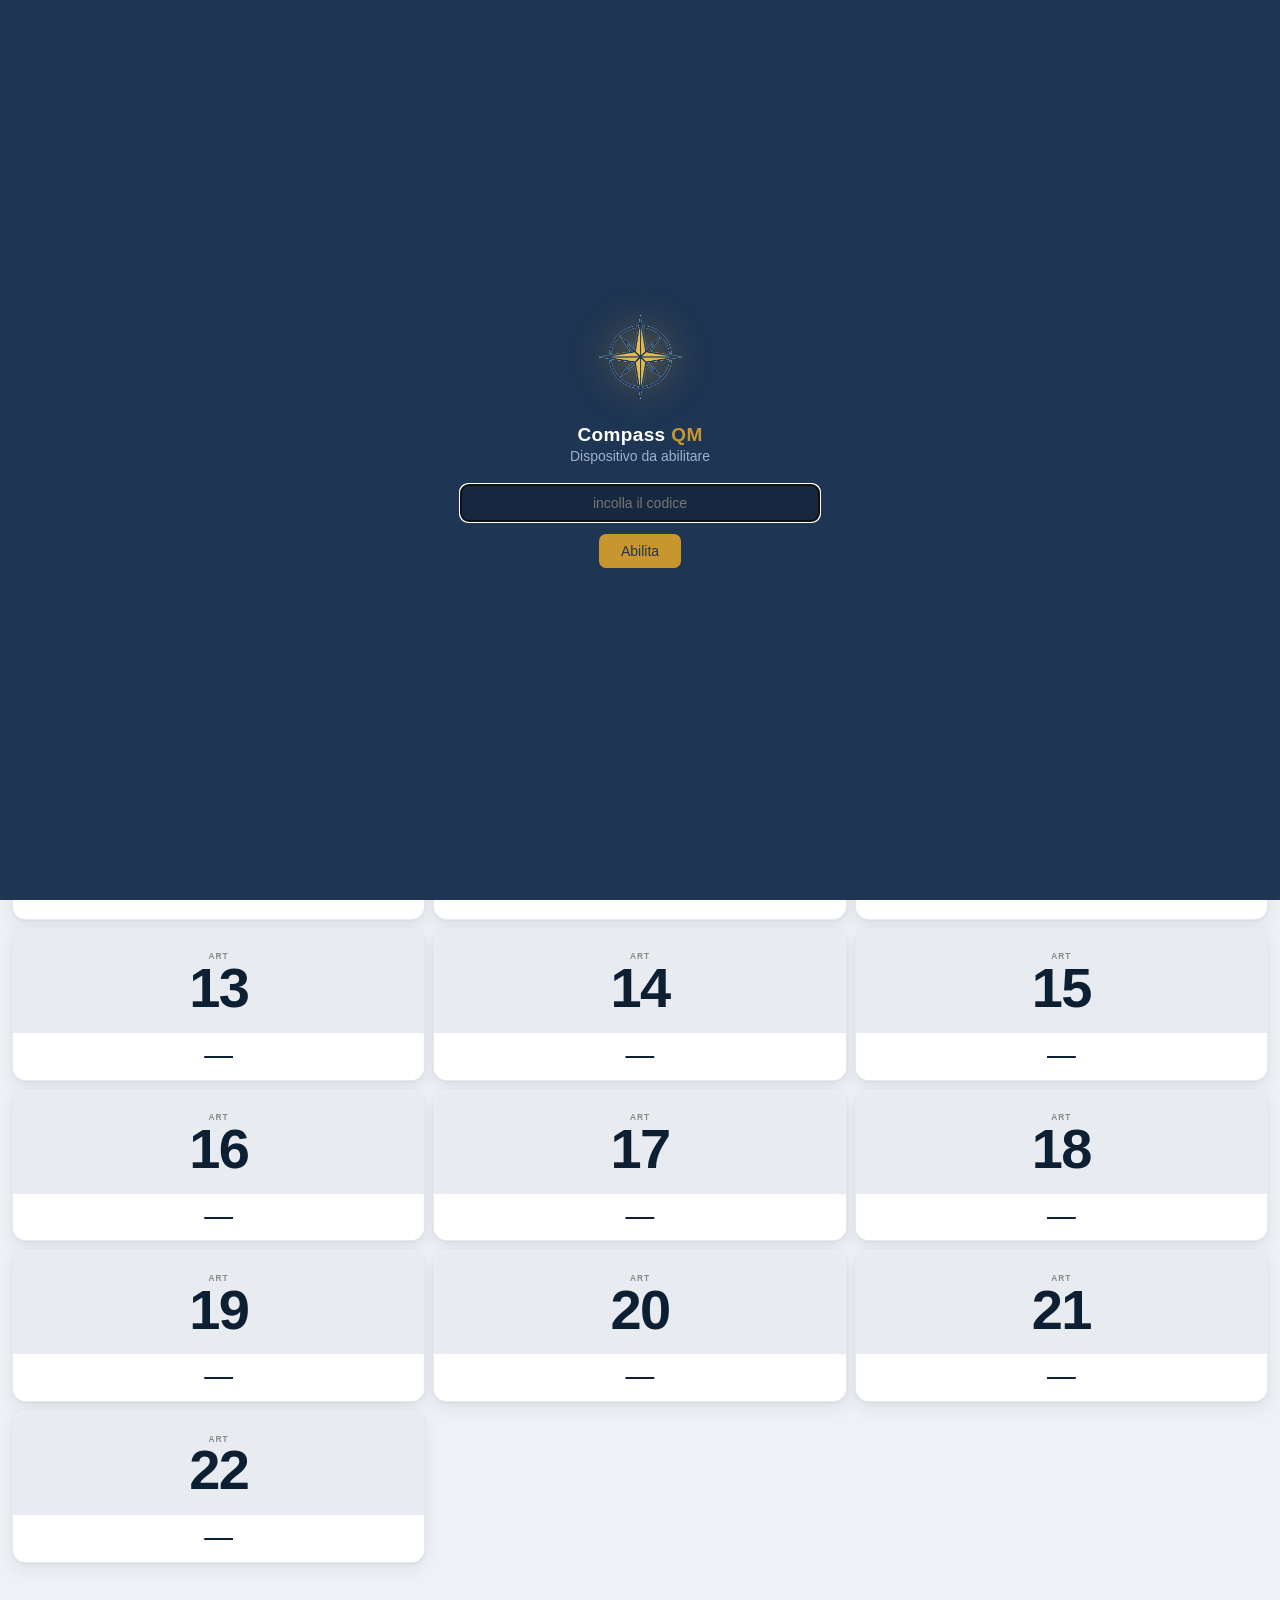
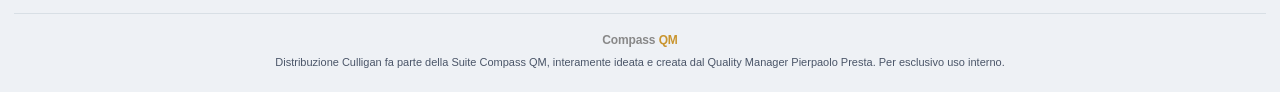
<file: controllo-mattino.html>
<!DOCTYPE html>
<html lang="it">
<head>
<meta charset="UTF-8">
<meta name="viewport" content="width=device-width,initial-scale=1,maximum-scale=1,user-scalable=no">
<meta name="color-scheme" content="light">
<meta name="apple-mobile-web-app-capable" content="yes">
<meta name="apple-mobile-web-app-status-bar-style" content="default">
<meta name="theme-color" content="#1c3a5e">
<meta http-equiv="Cache-Control" content="no-cache, no-store, must-revalidate">
<meta http-equiv="Pragma" content="no-cache">
<title>Distribuzione Culligan — Compass QM</title>
<style>
*,*::before,*::after{box-sizing:border-box;margin:0;padding:0;}
:root{
  --black:#1c3a5e;
  --navy:#1c3a5e; --navy-bg:#e8f0f8; --gold:#c9952f;
  /* Distribuzione: acqua consumata = navy chiaro, non consumata = navy pieno —
     stessa tinta di brand della Riconsegna, solo due intensità. */
  --navy-light:#5B7A9C; --navy-light-bg:#EAF0F6;
  --gold-4:#8A6D1F;
  /* Verde oliva — barra avanzamento e banner "consegnata" in Riconsegna
     (la tile è tornata navy, vedi rc-watermark) */
  --sage-4:#4F7942; --sage-4-bg:#EAF0E4;
  --green:#2e7d32;  --green-bg:#e8f5e9; --green-border:#a5d6a7;
  --amber:#e65100;  --amber-bg:#fff3e0; --amber-border:#ffcc80;
  --red:#c62828;    --red-bg:#ffebee;   --red-border:#ef9a9a;
  --blue:#1565c0;   --blue-bg:#e3f2fd;
  --purple:#6a1b9a; --purple-bg:#f3e5f5;
  --bg:#eef1f5;--surface:#f8f9fb;--surface2:#e8ecf1;--border:rgba(28,58,94,.1);
  --text:#0c1f33;--text-dim:#4a5568;--text-muted:#888;
  --r:14px;
  --sh:0 1px 2px rgba(0,0,0,.04),0 3px 10px rgba(0,0,0,.06);
  --sh-lift:0 1px 3px rgba(0,0,0,.05),0 6px 18px rgba(0,0,0,.07);
  --card-border:1px solid rgba(28,58,94,.1);
  --card-top:inset 0 1px 0 rgba(255,255,255,.9);
}
html{font-family:-apple-system,BlinkMacSystemFont,'SF Pro Text','Segoe UI',sans-serif;
  background:#eef1f5;
  color:var(--text);-webkit-text-size-adjust:100%;}
body{min-height:100vh;overflow-x:hidden;}
.screen{display:none;min-height:100vh;flex-direction:column;}
.screen.active{display:flex;}

/* ══ HEADER ══ */
.hdr{background:#1c3a5e;color:#fff;padding:0 16px;
  height:56px;display:flex;align-items:center;gap:10px;
  position:sticky;top:0;z-index:100;flex-shrink:0;
  box-shadow:0 2px 0 rgba(201,149,47,.25),0 4px 20px rgba(0,0,0,.25);
  border-bottom:2px solid #c9952f;}
.hdr-logo{height:24px;width:auto;object-fit:contain;flex-shrink:0;}
.hdr-sep{width:1px;height:20px;background:rgba(255,255,255,.15);flex-shrink:0;}
.hdr-center{flex:1;min-width:0;}
.hdr-title{font-size:.82rem;font-weight:600;line-height:1.2;letter-spacing:.01em;}
.hdr-sub{font-size:.6rem;color:rgba(255,255,255,.45);margin-top:1px;}
.btn-back{background:none;border:none;color:rgba(255,255,255,.7);
  font-size:1.6rem;cursor:pointer;padding:4px 8px 4px 0;line-height:1;
  -webkit-tap-highlight-color:transparent;flex-shrink:0;}
.hdr-date{font-size:.72rem;font-weight:700;color:rgba(255,255,255,.55);
  white-space:nowrap;flex-shrink:0;}

/* ══ BODY ══ */
.body{flex:1;overflow-y:auto;padding:12px 12px 24px;}

/* ══ BANNER PIANO ══ */
.piano-banner{border-radius:var(--r);padding:11px 14px;margin-bottom:10px;
  font-size:.77rem;font-weight:500;line-height:1.45;}
.piano-banner.loaded {background:var(--green-bg);color:var(--green);}
.piano-banner.partial{background:#FEF9C3;color:#854D0E;}
.piano-banner.missing{background:#FEF9C3;color:#854D0E;
  display:flex;align-items:center;justify-content:space-between;gap:8px;}
.btn-reload-piano{background:rgba(0,0,0,.1);border:none;color:inherit;
  padding:5px 12px;border-radius:20px;font-size:.72rem;font-weight:700;
  cursor:pointer;white-space:nowrap;flex-shrink:0;}

/* ══ PROGRESS ══ */
.prog-wrap{background:var(--surface);border-radius:var(--r);
  padding:13px 16px 14px;margin-bottom:10px;
  box-shadow:var(--sh-lift);border:var(--card-border);border-top:3px solid var(--gold);}
.prog-row{display:flex;justify-content:space-between;align-items:baseline;margin-bottom:8px;}
.prog-lbl{font-size:.68rem;font-weight:600;letter-spacing:.05em;
  text-transform:uppercase;color:var(--text-muted);}
.prog-val{font-size:1.4rem;font-weight:900;color:var(--black);}
.prog-bar{height:12px;background:#DCDCDE;border-radius:8px;overflow:hidden;
  box-shadow:inset 0 1px 4px rgba(0,0,0,.14);}
.prog-fill{height:100%;background:linear-gradient(90deg,#1c3a5e 0%,#2d6ab4 100%);
  border-radius:8px;transition:width .6s cubic-bezier(.4,0,.2,1);}

/* ══ STAT GRID ══ */
.stat-grid{display:grid;grid-template-columns:repeat(4,1fr);gap:7px;margin-bottom:10px;}
.stat-box{background:var(--surface);border-radius:var(--r);
  padding:12px 6px;text-align:center;
  box-shadow:var(--sh-lift),var(--card-top);border:var(--card-border);}
.stat-n{font-size:1.4rem;font-weight:800;line-height:1;}
.stat-l{font-size:.58rem;font-weight:600;letter-spacing:.02em;
  color:var(--text-muted);margin-top:4px;line-height:1.2;}

/* ══ BOTTONI ══ */
.action-row{display:flex;gap:8px;margin-bottom:12px;}
.btn-main{flex:1;background:#1c3a5e;color:#fff;border:none;
  padding:14px 10px;border-radius:var(--r);font-size:.88rem;font-weight:700;
  cursor:pointer;display:flex;align-items:center;justify-content:center;gap:6px;
  -webkit-tap-highlight-color:transparent;
  box-shadow:0 4px 14px rgba(0,0,0,.32),0 1px 3px rgba(0,0,0,.2),inset 0 1px 0 rgba(255,255,255,.07);}
.btn-main:active{opacity:.78;transform:scale(.98);}
.btn-sec{flex:1;background:var(--surface);border:1.5px solid rgba(255,255,255,.6);
  color:var(--text-dim);padding:14px 10px;border-radius:var(--r);
  font-size:.82rem;font-weight:600;cursor:pointer;
  display:flex;align-items:center;justify-content:center;gap:5px;
  -webkit-tap-highlight-color:transparent;
  box-shadow:var(--sh-lift),var(--card-top);}
.btn-sec:active{opacity:.7;}

/* ══ ROOM GRID ══ */
.rooms-grid{display:grid;grid-template-columns:repeat(3,1fr);gap:8px;}
.room-card{background:#fff;border-radius:var(--r);overflow:hidden;padding:0;cursor:pointer;
  box-shadow:var(--sh-lift),var(--card-top);
  border:var(--card-border);text-align:center;
  -webkit-tap-highlight-color:transparent;transition:transform .12s,box-shadow .12s;
  display:flex;flex-direction:column;}
.room-card:active{transform:scale(.94);}
.room-card.s-empty{opacity:.38;}
/* metà superiore: colore pieno per stato (visibile da lontano), contiene il numero */
/* Altezza fissa: alcune card hanno una riga in più (badge BK) e senza un'altezza
   comune la fascia colorata risulterebbe più alta solo su quelle, rompendo l'allineamento
   della griglia. min-height copre anche la variante con badge; il contenuto più corto
   resta centrato invece di lasciare la fascia più bassa. */
.rc-top{position:relative;padding:14px 9px 10px;background:var(--surface2);min-height:104px;display:flex;align-items:center;justify-content:center;}
/* "Camera pronta" — solo Riconsegna, solo camere non in fermata (partenza/cambio).
   Tap sulla tile apre un foglio con due bottoni grandi (.ready-sheet) invece di un
   bersaglio piccolo da colpire in movimento; la scelta lascia una striscia fissa in
   fondo alla card (.rc-ready-strip), indipendente dal colore gold/oliva sopra.
   Sincronizzato su KV: la reception lo vede su Compass mentre il giro è in corso. */
.rc-ready-strip{height:22px;display:flex;align-items:center;justify-content:center;
  font-size:.58rem;font-weight:800;color:#fff;}
.rc-ready-strip.yes{background:var(--green);}
.rc-ready-strip.no{background:var(--amber);}
.rc-ready-strip.pending{background:var(--text-dim);}
.ready-sheet{background:#fff;padding:14px;}
.ready-sheet-title{font-size:.8rem;font-weight:700;color:var(--text);text-align:center;margin-bottom:12px;}
.ready-sheet-btns{display:flex;gap:10px;}
.ready-big{flex:1;border:none;border-radius:12px;padding:20px 8px;font-size:.82rem;
  font-weight:800;line-height:1.7;-webkit-tap-highlight-color:transparent;}
.ready-big.no{background:var(--amber-bg);color:var(--amber);}
.ready-big.yes{background:var(--green-bg);color:var(--green);}
/* Link piccolo sotto i due bottoni grandi, non un terzo bottone alla pari — i due
   bersagli principali restano grandi (si usa camminando), l'annulla è un'uscita di
   sicurezza secondaria, non un'azione che compete per spazio/attenzione. */
.ready-cancel{display:block;width:100%;background:none;border:none;color:var(--text-dim);
  font-size:.76rem;font-weight:600;text-align:center;padding:10px 0 2px;-webkit-tap-highlight-color:transparent;}
/* Popup "camera pronta" — compare impostando la bottiglia su "non consumata" in una
   camera con arrivo. Sopra la save-bar (z-index 200) perché ci si sovrappone. */
.ready-pop{position:fixed;inset:0;z-index:400;background:rgba(12,26,48,.55);
  display:flex;align-items:center;justify-content:center;padding:18px;}
.ready-pop-card{background:#fff;border-radius:16px;padding:18px 16px;width:100%;max-width:340px;
  box-shadow:0 18px 50px rgba(0,0,0,.32);}
.room-card.s-bottle .rc-top,
.room-card.s-both .rc-top   {background:var(--navy-light);}
.room-card.s-ok .rc-top     {background:var(--navy);}
.room-card.s-consegnata .rc-top{background:var(--sage-4);}
.rc-top-row{display:flex;align-items:center;gap:5px;}
.rc-side-ico{flex-shrink:0;}
/* Riconsegna: navy sempre — lo stato (da riconsegnare/consegnata) lo dice l'icona in
   filigrana dietro il numero, non il colore della tile. Scoperto solo qui (#s-redeliver)
   perché la home usa navy-light/navy con icona affiancata invece che in filigrana. */
#s-redeliver .room-card.s-bottle .rc-top,
#s-redeliver .room-card.s-both .rc-top,
#s-redeliver .room-card.s-consegnata .rc-top{background:var(--navy);}
.rc-watermark{position:absolute;bottom:6px;right:6px;opacity:.34;pointer-events:none;z-index:0;}
/* Riconsegna: numero verso l'angolo in alto a sinistra, icona verso l'angolo opposto
   in basso a destra — composizione simmetrica invece di sovrapposta al centro. */
#s-redeliver .rc-top{align-items:flex-start;justify-content:flex-start;padding:10px 0 0 12px;}
#s-redeliver .rc-num{align-items:flex-start;}
#s-redeliver .rc-roomnum{font-size:2.9rem;}
.room-card.s-warn .rc-top   {background:var(--amber);}
.room-card.s-dnd .rc-top,
.room-card.s-missing .rc-top{background:var(--red);}
.room-card.s-pending .rc-top{background:var(--surface2);}
/* metà inferiore: bianca, per icona piano + etichetta + stato testuale */
.rc-bottom{padding:6px 4px 10px;background:#fff;}

/* numero camera — grande per lettura da carrello */
.rc-num{position:relative;z-index:1;display:flex;flex-direction:column;align-items:center;gap:0;line-height:1;}
.rc-prefix{font-size:.52rem;font-weight:700;letter-spacing:.12em;text-transform:uppercase;
  color:rgba(255,255,255,.75);line-height:1.4;margin-bottom:-2px;}
.rc-roomnum{font-size:3.5rem;font-weight:900;color:#fff;line-height:.95;letter-spacing:-.03em;}
.room-card.s-pending .rc-prefix,.room-card.s-empty .rc-prefix{color:var(--text-muted);}
.room-card.s-pending .rc-roomnum,.room-card.s-empty .rc-roomnum{color:var(--text);}

/* icona piano — elemento principale */
.rc-piano-ico{font-size:1.8rem;line-height:1;margin:2px 0 0;}
.rc-piano-ico img{display:block;margin:0 auto;}
/* sprite aereo: immagine 2:1, mostra metà sinistra (partenza) o metà destra (arrivo) */
.ico-partenza{width:32px;height:32px;object-fit:cover;object-position:0% center;}
.ico-arrivo  {width:32px;height:32px;object-fit:cover;object-position:100% center;}
/* mix-blend-mode:multiply rende trasparente il bianco interno delle immagini su sfondo colorato */
.ico-cambio  {width:60px;height:30px;object-fit:cover;object-position:center;mix-blend-mode:multiply;}
.ico-fermata {height:30px;width:auto;display:block;margin:2px auto 0;mix-blend-mode:multiply;}

/* label piano */
.rc-piano-lbl{font-size:.82rem;font-weight:700;color:var(--text);}

/* Progress bar della schermata Riconsegna: verde oliva dedicato, non il navy generico */
#s-redeliver .prog-fill{background:var(--sage-4);}
.sum-hdr.h-consegnata{background:var(--sage-4-bg);color:var(--sage-4);}

/* ══ CHECKLIST ══ */
.cl-body{flex:1;overflow-y:auto;padding:12px 12px 90px;}

.piano-strip{border-radius:10px;padding:16px 14px;margin-bottom:12px;
  font-size:1.1rem;font-weight:700;display:flex;align-items:center;gap:8px;}
.ps-partenza{background:var(--red-bg);color:var(--red);}
.ps-fermata {background:var(--blue-bg);color:var(--blue);}
.ps-cambio  {background:#F3E8FF;color:#7C3AED;}
.ps-libera  {background:var(--surface2);color:var(--text-dim);}

/* Bottiglia */
.bottle-card{background:var(--surface);border-radius:var(--r);
  padding:16px;margin-bottom:10px;box-shadow:var(--sh-lift),var(--card-top);border:var(--card-border);border-top:3px solid var(--gold-4);}
.bottle-card-title{font-size:.82rem;font-weight:700;text-transform:uppercase;
  letter-spacing:.07em;color:var(--text-muted);margin-bottom:12px;}
.bottle-seg{display:flex;flex-direction:column;gap:8px;}
.bseg{width:100%;padding:18px 20px;
  border:2px solid rgba(0,0,0,.07);border-left:5px solid rgba(0,0,0,.1);
  border-radius:14px;cursor:pointer;
  background:#F8F8F9;color:var(--text);text-align:left;
  -webkit-tap-highlight-color:transparent;transition:all .15s;
  box-shadow:0 1px 4px rgba(0,0,0,.05);
  display:flex;align-items:center;gap:18px;}
.bseg-ico{font-size:2rem;flex-shrink:0;width:38px;text-align:center;line-height:1;}
.bseg-body{flex:1;display:flex;flex-direction:column;gap:2px;}
.bseg-lbl{font-size:1.25rem;font-weight:800;line-height:1.2;display:block;}
.bseg-sub{font-size:.8rem;opacity:.65;line-height:1.3;font-weight:500;display:block;}
.bseg:active{opacity:.75;transform:scale(.98);}
.bseg.bc-consumata{background:var(--navy-light-bg);border-left-color:var(--navy-light);color:var(--navy-light);}
.bseg.bc-noncons  {background:var(--navy-bg);border-left-color:var(--navy);color:var(--navy);}
.bseg.bc-nonpres  {background:var(--red-bg);border-left-color:var(--red);color:var(--red);}
.bseg.bc-dnd      {background:var(--red-bg);border-left-color:var(--red);color:var(--red);}

/* DND */
.dnd-card{background:var(--red-bg);border:1px solid rgba(220,38,38,.12);border-radius:var(--r);
  padding:20px 16px;margin-bottom:10px;text-align:center;border-top:3px solid var(--red);}
.dnd-card-title{font-size:1.05rem;font-weight:800;color:var(--red);margin-bottom:4px;}
.dnd-card-sub{font-size:.78rem;color:var(--red);line-height:1.5;}

/* Quick */
.quick-row{display:flex;gap:7px;margin-bottom:10px;}
.btn-q{flex:1;background:var(--surface);border:1.5px solid var(--border);
  color:var(--text-muted);padding:18px 4px;border-radius:10px;
  font-size:1.05rem;font-weight:700;cursor:pointer;
  -webkit-tap-highlight-color:transparent;line-height:1.3;text-align:center;}
.btn-q.active-libera{background:var(--surface2);border-color:var(--text-muted);color:var(--text);}
.btn-q.active-dnd   {background:var(--red-bg);border-color:var(--red-border);color:var(--red);}
.btn-q.btn-ok{border-color:var(--green-border);color:var(--green);font-weight:700;}
.btn-q:active{opacity:.7;}

/* Checklist sections */
.chk-sec{background:var(--surface);border-radius:var(--r);
  margin-bottom:10px;overflow:hidden;box-shadow:var(--sh-lift),var(--card-top);border:var(--card-border);border-top:3px solid var(--gold);}
.chk-sec-hdr{padding:13px 14px;font-size:.82rem;font-weight:700;text-transform:uppercase;
  letter-spacing:.06em;color:var(--text-muted);background:var(--surface2);
  display:flex;justify-content:space-between;align-items:center;border-bottom:1px solid var(--border);}
.chk-all-btn{font-size:.78rem;color:var(--black);font-weight:700;
  cursor:pointer;background:none;border:none;padding:2px 8px;
  -webkit-tap-highlight-color:transparent;}
.chk-item{display:flex;align-items:center;padding:20px 14px;gap:15px;
  cursor:pointer;border-bottom:1px solid var(--surface2);-webkit-tap-highlight-color:transparent;}
.chk-item:last-child{border-bottom:none;}
.chk-item:active{background:var(--surface2);}
.chk-box{width:40px;height:40px;border-radius:10px;border:2px solid var(--border);
  display:flex;align-items:center;justify-content:center;flex-shrink:0;
  font-size:1.2rem;font-weight:800;color:#fff;transition:all .12s;}
.chk-box.on{background:var(--green);border-color:var(--green);}
.chk-lbl{font-size:1.1rem;line-height:1.4;color:var(--text);}

/* Note */
.note-card{background:var(--surface);border-radius:var(--r);
  padding:14px;margin-bottom:10px;box-shadow:var(--sh-lift),var(--card-top);border:var(--card-border);}
.note-label{font-size:.75rem;font-weight:700;text-transform:uppercase;
  letter-spacing:.06em;color:var(--text-muted);display:block;margin-bottom:8px;}
textarea{width:100%;border:1.5px solid var(--border);border-radius:8px;
  padding:10px 12px;font-size:1rem;font-family:inherit;resize:none;
  color:var(--text);background:var(--surface2);}
textarea:focus{outline:none;border-color:var(--text-muted);}

/* ══ ROOM HERO — numero grande in vista dettaglio ══ */
.room-hero{background:linear-gradient(160deg,#1c3a5e 0%,#0c2544 100%);color:#fff;
  padding:20px 16px 18px;text-align:center;border-radius:var(--r);
  margin-bottom:12px;display:flex;flex-direction:column;align-items:center;}
.room-hero-pfx{font-size:.6rem;font-weight:700;letter-spacing:.14em;
  text-transform:uppercase;opacity:.4;line-height:1;margin-bottom:0;}
.room-hero-num{font-size:5.5rem;font-weight:900;line-height:.95;letter-spacing:-.04em;}
.room-hero-piano{margin-top:8px;font-size:.88rem;font-weight:600;opacity:.65;line-height:1;}
.room-hero-bk{margin-top:6px;background:var(--blue);color:#fff;border-radius:5px;
  padding:2px 10px;font-size:.65rem;font-weight:700;letter-spacing:.06em;}

/* Save bar */
.save-bar{position:fixed;bottom:0;left:0;right:0;
  padding:10px 12px max(12px,env(safe-area-inset-bottom));
  background:#1c3a5e;z-index:200;
  box-shadow:0 -4px 24px rgba(0,0,0,.2),0 -1px 0 rgba(201,149,47,.3);
  border-top:2px solid #c9952f;}
.btn-save{width:100%;background:#c9952f;
  color:#fff;border:none;
  padding:18px;border-radius:10px;font-size:1.1rem;font-weight:800;
  cursor:pointer;-webkit-tap-highlight-color:transparent;
  box-shadow:0 1px 3px rgba(0,0,0,.12),inset 0 1px 0 rgba(255,255,255,.9);}
.btn-save:active{opacity:.82;}

/* ══ SUMMARY ══ */
.sum-body{flex:1;overflow-y:auto;padding:12px 12px 28px;}
.sum-stats{display:grid;grid-template-columns:repeat(4,1fr);gap:7px;margin-bottom:12px;}
.sum-stat{background:var(--surface);border-radius:var(--r);
  padding:13px 4px;text-align:center;box-shadow:var(--sh-lift),var(--card-top);border:var(--card-border);}
.sum-stat-n{font-size:1.4rem;font-weight:800;line-height:1;}
.sum-stat-l{font-size:.56rem;font-weight:600;letter-spacing:.02em;
  color:var(--text-muted);margin-top:4px;line-height:1.2;}
.btn-print-sum{width:100%;background:var(--surface);border:var(--card-border);
  color:var(--text-dim);padding:12px;border-radius:var(--r);
  font-size:.88rem;font-weight:700;cursor:pointer;margin-bottom:12px;
  display:flex;align-items:center;justify-content:center;gap:7px;
  -webkit-tap-highlight-color:transparent;box-shadow:var(--sh-lift),var(--card-top);}
.btn-print-sum:active{opacity:.7;}

.sum-card{background:var(--surface);border-radius:var(--r);
  margin-bottom:10px;overflow:hidden;box-shadow:var(--sh-lift),var(--card-top);border:var(--card-border);}
.sum-hdr{padding:12px 16px;font-size:.85rem;font-weight:700;
  display:flex;align-items:center;gap:8px;}
.sum-hdr.h-bottle{background:var(--amber-bg);color:var(--amber);}
.sum-hdr.h-dnd   {background:var(--red-bg);color:var(--red);}
.sum-hdr.h-warn  {background:var(--red-bg);color:var(--red);}
.sum-hdr.h-ok    {background:var(--green-bg);color:var(--green);}
.sum-hdr.h-pend  {background:var(--surface2);color:var(--text-dim);}
.sum-hdr.h-empty {background:var(--surface2);color:var(--text-dim);}
.pills{padding:12px 14px;display:flex;flex-wrap:wrap;gap:7px;}
.pill{padding:6px 13px;border-radius:20px;font-size:.84rem;font-weight:700;border:1.5px solid transparent;}
.pill-bottle{background:var(--amber-bg);color:var(--amber);border-color:var(--amber-border);}
.pill-dnd   {background:var(--red-bg);color:var(--red);border-color:var(--red-border);}
.pill-warn  {background:var(--red-bg);color:var(--red);border-color:var(--red-border);}
.pill-ok    {background:var(--green-bg);color:var(--green);}
.pill-pend  {background:var(--surface2);color:var(--text-dim);}
.pill-empty {background:var(--surface2);color:var(--text-muted);}
.warn-list{padding:0 14px 12px;}
.warn-item{padding:9px 0;border-bottom:1px solid var(--surface2);}
.warn-item:last-child{border-bottom:none;}
.warn-room{font-weight:800;font-size:.9rem;color:var(--red);}
.warn-fail{font-size:.75rem;color:var(--text-dim);margin-top:3px;line-height:1.5;}
.warn-note{font-size:.75rem;color:var(--text-muted);margin-top:2px;font-style:italic;}
.btn-reset{width:100%;background:none;border:1.5px solid var(--red-border);
  color:var(--red);padding:12px;border-radius:10px;
  font-size:.85rem;font-weight:600;cursor:pointer;margin-top:6px;
  -webkit-tap-highlight-color:transparent;}
/* Firma in fondo (24/11/2026): copia di .firma di style.css. In questa app i nomi dei due grigi sono scambiati rispetto a Compass: il colore è lo stesso. */
.firma{margin:26px 14px 20px;padding-top:16px;border-top:1px solid var(--border);font-size:11px;line-height:1.7;color:var(--text-dim);text-align:center;}
.firma-marchio{display:block;font-size:12px;font-weight:700;color:var(--text-muted);letter-spacing:-.01em;margin-bottom:3px;}
.firma-marchio span{color:var(--gold);}
</style>
</head>
<body>

<div id="qm-splash" style="position:fixed;inset:0;z-index:99998;background:#1A2E55;display:flex;flex-direction:column;align-items:center;justify-content:center;gap:14px;transition:opacity .5s ease;" onclick="this.style.opacity='0';setTimeout(()=>this.remove(),520);">
  <div style="position:relative;width:150px;height:150px;display:flex;align-items:center;justify-content:center;">
    <div style="position:absolute;width:150px;height:150px;border-radius:50%;border:2.6px solid rgba(201,149,47,.55);animation:qmSplashRing 1.8s ease-out infinite;"></div>
    <svg viewBox="0 0 36 36" width="120" height="120" xmlns="http://www.w3.org/2000/svg">
      <circle cx="18" cy="18" r="16.5" fill="none" stroke="rgba(255,255,255,.45)" stroke-width="1.3"/>
      <g style="animation:qmSplashNeedle 2.2s cubic-bezier(.6,0,.4,1) infinite;transform-origin:18px 18px;">
        <polygon points="18,6 20,18 18,30 16,18" fill="#c9952f"/>
      </g>
      <circle cx="18" cy="18" r="2" fill="rgba(255,255,255,.9)"/>
    </svg>
  </div>
  <div style="font-size:30px;font-weight:500;color:#fff;">Compass <span style="color:#c9952f;">QM</span></div>
  <div style="width:60px;border-top:1px solid rgba(255,255,255,.18);"></div>
  <div style="font-size:22px;color:rgba(255,255,255,.7);">Distribuzione Culligan</div>
</div>
<style>
@keyframes qmSplashRing{0%{transform:scale(.6);opacity:.8;}100%{transform:scale(2.4);opacity:0;}}
@keyframes qmSplashNeedle{0%{transform:rotate(0deg);}100%{transform:rotate(360deg);}}
</style>
<script>
(function(){
  var nav=performance.getEntriesByType('navigation')[0];
  var s=document.getElementById('qm-splash');
  if(!s) return;
  if(nav && nav.type==='reload'){ s.remove(); return; }
  setTimeout(function(){ s.style.opacity='0'; setTimeout(function(){ s.remove(); },520); },3000);
})();
</script>

<div id="qm-maintenance-screen" style="display:none;position:fixed;inset:0;z-index:99999;background:#1A2E55;align-items:center;justify-content:center;flex-direction:column;gap:18px;padding:20px;box-sizing:border-box;text-align:center;">
  <img src="img/compass-stella-chiara.png" alt="Compass" width="90" height="90" style="flex-shrink:0;width:90px;height:90px;object-fit:contain;transform:rotate(22deg);">
  <div>
    <div style="font-size:23px;font-weight:700;color:#fff;">Compass <span style="color:#c9952f;">QM</span></div>
    <div style="font-size:13px;color:rgba(255,255,255,.55);margin-top:5px;white-space:nowrap;">Connected · Automated · Precise</div>
  </div>
  <div style="width:70px;border-top:1px solid rgba(255,255,255,.15);margin:8px 0;"></div>
  <div>
    <div style="font-size:19px;font-weight:600;color:#fff;">Applicazione in aggiornamento</div>
    <div style="font-size:14px;color:rgba(255,255,255,.6);margin-top:18px;line-height:1.6;">Torna operativa a breve.<br>Contatta il Quality Manager per info.</div>
  </div>
</div>

<!-- ══ HOME ══════════════════════════════ -->
<div class="screen active" id="s-home">
  <div class="hdr">
    <svg viewBox="0 0 36 36" width="28" height="28" style="flex-shrink:0;" xmlns="http://www.w3.org/2000/svg"><polygon points="18,1 21,13 27,9 23,15 35,18 23,21 27,27 21,23 18,35 15,23 9,27 13,21 1,18 13,15 9,9 15,13" fill="#c9952f"/><polygon points="18,6 20,14 18,12 16,14" fill="rgba(255,255,255,.5)"/><polygon points="18,30 16,22 18,24 20,22" fill="rgba(255,255,255,.25)"/></svg>
    <div class="hdr-sep"></div>
    <div class="hdr-center">
      <div class="hdr-title">Distribuzione Culligan</div>
      <div class="hdr-sub">SoulArt Hotel · Art 1–22</div>
    </div>
    <span class="hdr-date" id="home-chip"></span>
  </div>
  <div class="body">
    <div class="prog-wrap">
      <div class="prog-row">
        <span class="prog-lbl">Camere visitate</span>
        <span class="prog-val" id="prog-txt">0 / 22</span>
      </div>
      <div class="prog-bar"><div class="prog-fill" id="prog-fill" style="width:0%"></div></div>
    </div>
    <div class="stat-grid" id="stat-row"></div>
    <div class="action-row">
      <button class="btn-main" onclick="showRedeliver()">🚰 Riconsegna<span id="redeliver-badge"></span></button>
    </div>
    <div class="rooms-grid" id="rooms-grid"></div>
  </div>
</div>

<!-- ══ CHECKLIST CAMERA ═══════════════════ -->
<div class="screen" id="s-room">
  <div class="hdr">
    <button class="btn-back" onclick="cancelRoom()">‹</button>
    <svg viewBox="0 0 36 36" width="28" height="28" style="flex-shrink:0;" xmlns="http://www.w3.org/2000/svg"><polygon points="18,1 21,13 27,9 23,15 35,18 23,21 27,27 21,23 18,35 15,23 9,27 13,21 1,18 13,15 9,9 15,13" fill="#c9952f"/><polygon points="18,6 20,14 18,12 16,14" fill="rgba(255,255,255,.5)"/><polygon points="18,30 16,22 18,24 20,22" fill="rgba(255,255,255,.25)"/></svg>
    <div class="hdr-sep"></div>
    <div class="hdr-center"><div class="hdr-title" id="room-title">Art 1</div></div>
    <span class="hdr-date" id="room-chip"></span>
  </div>
  <div class="cl-body" id="cl-body"></div>
  <div class="save-bar"><button class="btn-save" onclick="saveRoom()">Salva camera</button></div>
</div>

<!-- ══ RIEPILOGO ══════════════════════════ -->
<div class="screen" id="s-summary">
  <div class="hdr">
    <button class="btn-back" onclick="goHome()">‹</button>
    <svg viewBox="0 0 36 36" width="28" height="28" style="flex-shrink:0;" xmlns="http://www.w3.org/2000/svg"><polygon points="18,1 21,13 27,9 23,15 35,18 23,21 27,27 21,23 18,35 15,23 9,27 13,21 1,18 13,15 9,9 15,13" fill="#c9952f"/><polygon points="18,6 20,14 18,12 16,14" fill="rgba(255,255,255,.5)"/><polygon points="18,30 16,22 18,24 20,22" fill="rgba(255,255,255,.25)"/></svg>
    <div class="hdr-sep"></div>
    <div class="hdr-center"><div class="hdr-title">Riepilogo</div></div>
    <span class="hdr-date" id="sum-chip"></span>
  </div>
  <div class="sum-body" id="sum-body"></div>
</div>

<!-- ══ RICONSEGNA BOTTIGLIE ═══════════════ -->
<div class="screen" id="s-redeliver">
  <div class="hdr">
    <button class="btn-back" onclick="goHome()">‹</button>
    <svg viewBox="0 0 36 36" width="28" height="28" style="flex-shrink:0;" xmlns="http://www.w3.org/2000/svg"><polygon points="18,1 21,13 27,9 23,15 35,18 23,21 27,27 21,23 18,35 15,23 9,27 13,21 1,18 13,15 9,9 15,13" fill="#c9952f"/><polygon points="18,6 20,14 18,12 16,14" fill="rgba(255,255,255,.5)"/><polygon points="18,30 16,22 18,24 20,22" fill="rgba(255,255,255,.25)"/></svg>
    <div class="hdr-sep"></div>
    <div class="hdr-center"><div class="hdr-title">Riconsegna bottiglie</div></div>
    <span class="hdr-date" id="redeliver-chip"></span>
  </div>
  <div class="cl-body" id="redeliver-body"></div>
</div>

<script>
'use strict';

const PROXY = 'https://anthropic-proxy.qm-d82.workers.dev';

// ── LASCIAPASSARE DI ACCESSO ────────────────────────────────────────────────
// /kv/* del Worker era aperto a chiunque: leggere, scrivere e cancellare tutti i dati di
// Compass senza credenziali (verificato il 02/09/2026). Ora ogni richiesta porta con se' un
// lasciapassare firmato dal Worker, valido sei mesi.
//
// NESSUNO DIGITA PASSWORD. Il dispositivo si abilita aprendo una volta un collegamento con
// #attiva=<lasciapassare>, che si genera da Compass (Impostazioni → Dispositivi) e si manda
// su WhatsApp. Il lasciapassare finisce in localStorage e il collegamento viene ripulito
// dalla barra dell'indirizzo, cosi' non resta nella cronologia condivisa.
//
// Si aggancia a fetch invece di modificare le decine di chiamate esistenti: un punto solo,
// nessuna possibilita' di dimenticarne una. Vale solo per gli indirizzi /kv/ di questo
// Worker; tutto il resto passa intatto.
const QM_PASS_KEY='qm_pass';
let _qmPass='';
try{_qmPass=localStorage.getItem(QM_PASS_KEY)||'';}catch(e){}
// Estrae il lasciapassare da un indirizzo di attivazione. Funzione a se' per poterla
// provare: il resto (localStorage, cronologia) dipende dal browser e non si presta.
function qmEstraiAttiva(indirizzo){
  const m=String(indirizzo||'').match(/[#?&]attiva=([^&#]+)/);
  if(!m)return null;
  try{return decodeURIComponent(m[1])||null;}catch(e){return null;}
}
(function(){
  try{
    const p=qmEstraiAttiva(location.hash+location.search);
    if(!p)return;
    _qmPass=p;
    try{localStorage.setItem(QM_PASS_KEY,_qmPass);}catch(e){}
    // Via dall'indirizzo: un collegamento con dentro il lasciapassare non deve restare
    // nella cronologia ne' finire in uno screenshot.
    try{history.replaceState(null,'',location.pathname);}catch(e){}
  }catch(e){}
})();

// ── ATTIVAZIONE DA DENTRO L'APP ─────────────────────────────────────────────
// Il collegamento ricevuto su WhatsApp si apre in Safari, mentre un'app aggiunta alla
// schermata iniziale ha una memoria tutta sua: il lasciapassare finirebbe in Safari e
// l'app con l'icona resterebbe fuori, cosa di cui ci si accorgerebbe solo il giorno in cui
// si chiude la porta. Per questo l'attivazione deve poter avvenire QUI dentro: si incolla
// il codice ricevuto e basta. Nessuna password, nessun nome utente.
function qmMostraAttivazione(bloccante){
  if(document.getElementById('qm-attiva-box'))return;
  const d=document.createElement('div');
  d.id='qm-attiva-box';
  // Velo PIENO, non trasparente: da una macchina non abilitata non si deve intravedere
  // niente di quello che c'e' sotto — ne' nomi di ospiti ne' numeri. Stessi colori dello
  // splash di Compass, cosi' chi arriva capisce dove si trova e che non e' un guasto.
  d.style.cssText='position:fixed;inset:0;z-index:2147483647;background:#1E3553;display:flex;align-items:center;justify-content:center;padding:18px;font-family:inherit;';
  d.innerHTML='<div style="max-width:360px;width:100%;text-align:center;color:#fff;">'
    +'<img src="img/compass-stella.png" alt="" style="width:96px;height:96px;object-fit:contain;margin-bottom:16px;filter:brightness(1.18) saturate(1.1) drop-shadow(0 0 18px rgba(201,149,47,.5));">'
    +'<div style="font-size:19px;font-weight:600;letter-spacing:.02em;margin-bottom:2px;">Compass <span style="color:#C9952F;">QM</span></div>'
    +'<div style="font-size:14px;color:#9fb0cb;margin-bottom:20px;">Dispositivo da abilitare</div>'
    +'<input id="qm-attiva-campo" type="text" inputmode="text" autocapitalize="off" autocorrect="off" spellcheck="false" placeholder="incolla il codice"'
    +' style="width:100%;padding:10px;border:1px solid #4a5f80;background:#16283f;color:#fff;border-radius:8px;font-size:14px;text-align:center;font-family:inherit;margin-bottom:12px;">'
    +'<div style="display:flex;gap:9px;justify-content:center;">'
    +'<button id="qm-attiva-ok" style="background:#C9952F;color:#20344f;border:none;padding:9px 22px;font-weight:700;border-radius:7px;font-size:14px;font-weight:500;cursor:pointer;font-family:inherit;">Abilita</button>'
    +'</div>'
    +'<div id="qm-attiva-msg" style="font-size:12px;color:#ffb4ae;margin-top:10px;min-height:15px;"></div>'
    +'</div>';
  document.body.appendChild(d);
  const campo=document.getElementById('qm-attiva-campo');
  const msg=document.getElementById('qm-attiva-msg');
  try{campo.focus();}catch(e){}
  document.getElementById('qm-attiva-ok').onclick=function(){
    // Si accetta sia il codice nudo sia il collegamento intero: chi incolla dalla chat
    // spesso porta con se' tutto l'indirizzo, e pretendere la sola parte finale sarebbe
    // un modo sicuro di far sbagliare.
    const v=String(campo.value||'').trim();
    const p=qmEstraiAttiva(v)||v;
    if(!/^\d{10,}\.[A-Za-z0-9_-]{20,}$/.test(p)){msg.textContent='Codice non riconosciuto: incollalo di nuovo, tutto intero.';return;}
    _qmPass=p;
    try{localStorage.setItem(QM_PASS_KEY,p);}catch(e){}
    d.remove();
    location.reload();
  };
}
// All'avvio: se il dispositivo non e' abilitato, si chiede il codice e basta. Il "Più
// tardi" c'era finche' la porta era aperta e si poteva rimandare; dal 05/09/2026 il Worker
// rifiuta chi non ha il lasciapassare, quindi rimandare voleva dire entrare in una pagina
// che non legge niente — e il velo tornava comunque alla prima richiesta rifiutata.
// L'argomento `bloccante` resta: distingue l'avvio dal rifiuto 401, e serve se un domani
// la porta venisse riaperta.
(function(){
  if(_qmPass)return;
  try{
    if(document.readyState==='loading')
      document.addEventListener('DOMContentLoaded',function(){qmMostraAttivazione(false);});
    else qmMostraAttivazione(false);
  }catch(e){}
})();

(function(){
  if(typeof window==='undefined'||!window.fetch||window._qmFetchAgganciata)return;
  const vero=window.fetch.bind(window);
  window._qmFetchAgganciata=true;
  window.fetch=function(risorsa,opz){
    try{
      const u=typeof risorsa==='string'?risorsa:'';
      // Il lasciapassare va su OGNI richiesta al Worker, non solo su /kv/: anche il proxy
      // verso Claude parte da qui, e senza header chiunque conosca l'indirizzo puo' far
      // girare richieste a carico della chiave API. Aggiungerlo dove non serve non fa danni,
      // ometterlo dove serve spegne l'analisi dei PDF.
      if(_qmPass&&u&&u.indexOf(PROXY)===0){
        opz=Object.assign({},opz||{});
        opz.headers=Object.assign({},opz.headers||{},{'X-QM-Pass':_qmPass});
      }
    }catch(e){}
    const r=vero(risorsa,opz);
    // Se il Worker rifiuta (porta chiusa e lasciapassare assente o scaduto), il velo torna
    // e diventa invalicabile: da quel momento l'app non potrebbe comunque lavorare, e
    // lasciar navigare una pagina vuota farebbe solo pensare a un guasto. Succede da solo,
    // senza ripubblicare niente: basta chiudere la porta su Cloudflare.
    try{
      const u2=typeof risorsa==='string'?risorsa:'';
      if(u2&&u2.indexOf('/kv/')>=0&&u2.indexOf(PROXY)===0){
        r.then(function(res){
          if(res&&res.status===401){
            try{localStorage.removeItem(QM_PASS_KEY);}catch(e){}
            _qmPass='';
            try{qmMostraAttivazione(true);}catch(e){}
          }
        }).catch(function(){});
      }
    }catch(e){}
    return r;
  };
})();

// ── SCRITTURE SUL CLOUD ──────────────────────────────────────────────────────
// Il piano gratuito di Cloudflare concede 1.000 scritture al giorno e l'01/09/2026 siamo
// arrivati a 934. Il consumo non veniva da chi lavorava: quest'app riscriveva l'archivio
// delle colazioni ogni dieci minuti, per ogni dispositivo con l'app aperta, quasi sempre
// con dati identici. Qui si ricorda l'ultimo valore scritto per chiave e si salta la
// scrittura se non e' cambiato nulla. Se fallisce si dimentica, altrimenti quel valore non
// verrebbe piu' ritentato.
const _qmKvUltimo={};
// LA SCRITTURA VERA, e deve restare una funzione SEPARATA da qmKvSet. Nella prima versione
// del filtro (01/09/2026) qui c'era `return qmKvSet(key,v)`: la chiamata ricorsiva trovava
// il valore appena memorizzato, tornava subito `Promise.resolve(true)` e la fetch NON
// PARTIVA MAI. Nessun errore da nessuna parte — l'app continuava a salvare in
// localStorage, quindi sul dispositivo sembrava tutto a posto, mentre nessun altro
// dispositivo vedeva piu' niente. Il giro Culligan del 02/09 e' sparito cosi'.
function _qmKvScrivi(key,v){
  return fetch(PROXY+'/kv/set',{method:'POST',headers:{'Content-Type':'application/json'},
    body:JSON.stringify({key:key,value:v})});
}
// Una scrittura che non arriva sul cloud DEVE dirlo a chi sta usando l'app: il dato resta
// su questo dispositivo e nessun altro lo vede, ma l'app continua a funzionare e sembra che
// abbia salvato. E' successo il 02/09/2026 (qmKvSet chiamava se stessa e la scrittura non
// partiva mai) e il 03/09 (tetto giornaliero esaurito): in entrambi i casi il giro era stato
// fatto davvero, e nessuno poteva sapere che non fosse arrivato.
//
// Il cloud non puo' essere avvisato dall'app: se le scritture non passano, non passa nemmeno
// la scrittura che segnalerebbe il guasto. L'unico avviso possibile e' QUI, a chi ha il
// dispositivo in mano. Dal Pannello App il sintomo si vede come dati che non arrivano.
let _qmScrittureFallite=0;
function qmAvvisoScrittura(){
  let el=document.getElementById('qm-avviso-scrittura');
  if(!_qmScrittureFallite){if(el)el.remove();return;}
  if(!el){
    el=document.createElement('div');
    el.id='qm-avviso-scrittura';
    el.style.cssText='position:fixed;top:0;left:0;right:0;z-index:99998;background:#C0352A;color:#fff;padding:9px 14px;font-size:13px;font-weight:600;text-align:center;font-family:inherit;line-height:1.4;';
    document.body.appendChild(el);
  }
  el.textContent=(_qmScrittureFallite===1?'Un dato non è arrivato sul cloud':_qmScrittureFallite+' dati non sono arrivati sul cloud')
    +': restano su questo dispositivo, in albergo non li vedono. Riprova più tardi o avvisa il Quality Manager.';
}
function qmKvSet(key,value){
  const v=typeof value==='string'?value:JSON.stringify(value);
  if(_qmKvUltimo[key]===v)return Promise.resolve(true);
  _qmKvUltimo[key]=v;
  return _qmKvScrivi(key,v)
    .then(r=>{
      if(!r.ok){delete _qmKvUltimo[key];_qmScrittureFallite++;qmAvvisoScrittura();}
      else if(_qmScrittureFallite){_qmScrittureFallite=0;qmAvvisoScrittura();}
      return r.ok;
    })
    .catch(e=>{delete _qmKvUltimo[key];_qmScrittureFallite++;qmAvvisoScrittura();throw e;});
}

async function qmCheckAppStatus(){
  try{
    const r=await fetch(PROXY+'/kv/get?key=qm_app_status',{cache:'no-store'});
    const j=await r.json();
    const st=j&&j.value?JSON.parse(j.value):{};
    const disabled=st.cm===false;
    const scr=document.getElementById('qm-maintenance-screen');
    if(scr)scr.style.display=disabled?'flex':'none';
    document.body.style.overflow=disabled?'hidden':'';
  }catch(e){}
}
qmCheckAppStatus();
document.addEventListener('visibilitychange',()=>{if(document.visibilityState==='visible')qmCheckAppStatus();});
// Il controllo gira solo quando l'app è davvero a schermo: un'app lasciata aperta in
// secondo piano sul telefono leggeva il cloud ogni 30 secondi per settimane, e sono
// letture che nessuno vede (avviso Cloudflare sul tetto KV, 31/08/2026). Il ritorno in
// primo piano lo ricontrolla comunque subito, con il gestore qui sopra: spegnere l'app
// dal Pannello App resta immediato per chi la sta usando.
setInterval(()=>{if(document.visibilityState==='visible')qmCheckAppStatus();},60000);

// ── AGGIORNAMENTO AUTOMATICO DELL'APP ──
// Un'app aperta e mai chiusa continua a usare il codice con cui è stata caricata: sullo
// smartphone può restare settimane nello scorrimento delle app aperte. Il 22/08/2026 una
// copia rimasta aperta ha continuato a riscrivere l'archivio delle colazioni con la regola
// vecchia, ore dopo che la correzione era stata pubblicata — e da qui non c'era modo né di
// accorgersene né di rimediare: spegnere l'app dal Pannello App copre l'interfaccia ma non
// ferma il codice che gira sotto.
//
// Qui si chiede al server se il file di QUESTA pagina è cambiato, confrontando l'ETag (o in
// mancanza la data di ultima modifica): cambia solo quando cambia il contenuto, quindi non
// c'è nessun numero di versione da ricordare di aggiornare. La richiesta è HEAD: scarica le
// intestazioni, non la pagina.
//
// Non ricarica mentre si sta scrivendo in un campo, per non far perdere quello che si sta
// digitando: riproverà al controllo successivo.
// Versione di QUESTO file, aggiornata da strumenti/versione.sh a ogni pubblicazione.
// Serve a rispondere alla domanda che il controllo sull'ETag non sapeva porsi: la pagina
// che sto eseguendo e' davvero l'ultima pubblicata? Leggere la versione del server e
// prenderla come riferimento non basta — se la pagina caricata e' vecchia, il confronto
// parte gia' sbagliato e nessun controllo successivo se ne accorge.
const QM_APP_BUILD='2026-11-24.1';
let _qmVersioneFile=null,_qmVersioneTs=0;

// Ricarica bypassando ogni cache. Il service worker, quando la rete al risveglio non e'
// pronta, ripiega sulla copia salvata: e' cosi' che riaprendo l'app si rivedeva la
// versione vecchia. Un indirizzo mai visto prima non e' in nessuna cache.
// Il segno in sessionStorage impedisce di ricaricare all'infinito se qualcosa non torna.
function _qmRicarica(){
  try{ if(sessionStorage.getItem('qm_ricaricata'))return; sessionStorage.setItem('qm_ricaricata','1'); }catch(e){}
  location.replace(location.pathname+'?v='+Date.now());
}

// All'avvio: confronta la versione scritta dentro questa pagina con quella pubblicata.
async function qmCheckBuild(){
  try{
    const r=await fetch(location.pathname+'?c='+Date.now(),{cache:'no-store'});
    const t=await r.text();
    const m=t.match(/QM_APP_BUILD='([^']+)'/);
    if(m&&m[1]&&m[1]!==QM_APP_BUILD)_qmRicarica();
  }catch(e){}
}
async function qmCheckVersione(){
  // Tre eventi possono chiamarla a raffica (risveglio + fuoco + timer): una verifica ogni
  // 20 secondi basta e avanza, il resto sarebbe traffico inutile sul telefono.
  const ora=Date.now(); if(ora-_qmVersioneTs<20000)return; _qmVersioneTs=ora;
  try{
    const r=await fetch(location.pathname,{method:'HEAD',cache:'no-store'});
    const v=r.headers.get('ETag')||r.headers.get('Last-Modified')||'';
    if(!v)return;                                            // server che non le espone
    if(_qmVersioneFile===null){_qmVersioneFile=v;return;}     // prima lettura: riferimento
    if(v===_qmVersioneFile)return;
    const a=document.activeElement;
    if(a&&/^(INPUT|TEXTAREA|SELECT)$/.test(a.tagName))return; // sta scrivendo: non ora
    location.reload();
  }catch(e){}                                                // rete assente: si riprova
}
qmCheckBuild();
qmCheckVersione();
// Tre risvegli diversi, perche' i telefoni ne usano tre.
//  - visibilitychange: si torna sull'app fra le schede aperte
//  - pageshow con persisted: la pagina era CONGELATA e viene ripristinata. E' il caso di
//    chi chiude l'app dalla schermata iniziale e la riapre: il telefono non ricarica
//    niente, rimette a schermo il DOM di prima, e senza questo evento l'app resterebbe
//    col codice vecchio finche' non si preme aggiorna a mano.
//  - focus: rete assente al risveglio, il controllo fallisce e si riprova al primo fuoco.
document.addEventListener('visibilitychange',()=>{if(document.visibilityState==='visible')qmCheckVersione();});
window.addEventListener('pageshow',e=>{if(e&&e.persisted)qmCheckVersione();});
window.addEventListener('focus',()=>qmCheckVersione());
setInterval(qmCheckVersione,600000);   // ogni 10 minuti
const ROOMS = Array.from({length:22}, (_,i) => 'Art '+(i+1));
let _arriviBooking = new Set(); // camere Booking.com oggi (arrivi + fermate + partenze)

async function _loadArriviBooking(){
  try{
    const r=await fetch(PROXY+'/kv/get?key=qm_arriviData');
    if(!r.ok)return;
    const j=await r.json();
    if(!j||!j.value)return;
    const ad=JSON.parse(j.value);
    if(!ad)return;
    const norm=s=>String(s||'').replace(/\s+/g,'').toLowerCase();
    const isBooking=x=>/booking/i.test(x.origine||'');
    (ad.arrivi||[]).forEach(a=>{ if(isBooking(a)) _arriviBooking.add(norm(a.camera)); });
    (ad.fermate||[]).forEach(f=>{ if(isBooking(f)) _arriviBooking.add(norm(f.camera)); });
    (ad.partenze||[]).forEach(p=>{ if(isBooking(p)) _arriviBooking.add(norm(p.camera)); });
  }catch(e){}
}

const CHECKS = [
  {id:'acqua', label:'💧 Kit Acqua Culligan', items:[
    {id:'a1', label:'Vassoio posizionato in angolo della scrivania'},
    {id:'a2', label:'Bottiglia Culligan presente'},
    {id:'a3', label:'Logo visibile'},
    {id:'a4', label:'Cartellino "Benvenuti" inserito e centrato'},
    {id:'a5', label:'2 bicchieri capovolti a destra'},
  ]},
  {id:'scrivania', label:'🗄 Scrivania', items:[
    {id:'s1',  label:'Cartello "Non Disturbare" — posizione sinistra'},
    {id:'s2',  label:'Bollitore elettrico presente e posizionato'},
    {id:'s3',  label:'2 tazze con piattini — manici a destra'},
    {id:'s4',  label:'2× Nescafé'},
    {id:'s5',  label:'2× Tè Varietà 1'},
    {id:'s6',  label:'2× Tè Varietà 2'},
    {id:'s7',  label:'2× Camomilla'},
    {id:'s8',  label:'2× Zucchero Bianco'},
    {id:'s9',  label:'2× Zucchero di Canna'},
    {id:'s10', label:'1× Biscotti sigillati'},
    {id:'s11', label:'2× Bacchette'},
    {id:'s12', label:'Cataloghi aziendali / arte presenti'},
    {id:'s13', label:'Pulizia scrivania ok'},
  ]},
  {id:'amenities', label:'🧴 Amenities Bagno — Lamystique', items:[
    {id:'m1', label:'Body Lotion Lamystique'},
    {id:'m2', label:'Shoe Sponge'},
    {id:'m3', label:'2× Sapone Lamystique'},
    {id:'m4', label:'Cuffia da bagno'},
    {id:'m5', label:'Vanity set'},
  ]},
];
const ALL_IDS = CHECKS.flatMap(s => s.items.map(i => i.id));

// Piano — "cambio" diventa "Partenza con arrivo"
const PIANO_ICO = {partenza:'🛫', fermata:'🛏', cambio:'🔄', libera:'🚪'};
const PIANO_LBL = {partenza:'Partenza', fermata:'Fermata', cambio:'Partenza + Arrivo', libera:'Libera'};
const PIANO_CSS = {partenza:'pb-partenza', fermata:'pb-fermata', cambio:'pb-cambio', libera:'pb-libera'};
const PIANO_STRIP = {partenza:'ps-partenza', fermata:'ps-fermata', cambio:'ps-cambio', libera:'ps-libera'};
const PIANO_DESC = {
  partenza:'Ospite in check-out oggi',
  fermata: 'Ospite si ferma ancora',
  cambio:  'Check-out e check-in in giornata',
  libera:  'Camera libera — nessuna azione richiesta',
};

// ── STATE ────────────────────────────
let _state = {};
let _cur   = null;
let _pianoDay    = null;
let _pianoLoaded = false; // true se piano trovato ovunque (anche se oggi non è nel piano)

function _todayKey() {
  const d = new Date();
  return 'qm_cm_'+d.getFullYear()+'-'+
    String(d.getMonth()+1).padStart(2,'0')+'-'+
    String(d.getDate()).padStart(2,'0');
}

// ── PIANO ────────────────────────────
function _todayDMY() {
  const d = new Date();
  return String(d.getDate()).padStart(2,'0')+'/'+
         String(d.getMonth()+1).padStart(2,'0')+'/'+d.getFullYear();
}
async function _loadPiano() {
  // 1. KV cloud — sempre fonte principale (aggiornato dal PC/dashboard)
  try {
    const r = await fetch(PROXY + '/kv/get?key=qm_piano');
    if (r.ok) {
      const j = await r.json();
      if (j?.value) {
        try { localStorage.setItem('qm_piano', j.value); } catch(e) {}
        const piano = JSON.parse(j.value);
        if (piano?.giorni?.length) {
          _pianoLoaded = true;
          _pianoDay = piano.giorni.find(g => g.data === _todayDMY()) || null;
          if (_pianoDay) _applyPianoLibere();
          return;
        }
      }
    }
  } catch(e) {}
  // 2. localStorage — fallback solo se KV non raggiungibile (offline)
  try {
    const raw = localStorage.getItem('qm_piano');
    if (raw) {
      const piano = JSON.parse(raw);
      if (piano?.giorni?.length) {
        _pianoLoaded = true;
        _pianoDay = piano.giorni.find(g => g.data === _todayDMY()) || null;
        if (_pianoDay) _applyPianoLibere();
      }
    }
  } catch(e) {}
}
async function _reloadPianoCloud() {
  const pb=document.getElementById('piano-banner');
  if(pb) pb.innerHTML=`<div class="piano-banner missing">⏳ Caricamento dal cloud…</div>`;
  _pianoLoaded=false;_pianoDay=null;
  try {
    const r=await fetch(PROXY+'/kv/get?key=qm_piano');
    if(r.ok){
      const j=await r.json();
      if(j?.value){
        try{localStorage.setItem('qm_piano',j.value);}catch(e){}
        const piano=JSON.parse(j.value);
        if(piano?.giorni?.length){
          _pianoLoaded=true;
          _pianoDay=piano.giorni.find(g=>g.data===_todayDMY())||null;
          if(_pianoDay)_applyPianoLibere();
        }
      }
    }
  }catch(e){}
  _renderHome();
}
function _applyPianoLibere() {
  if (!_pianoDay) return;
  const sa = _pianoDay.soulart;
  const inPlan = new Set([...sa.partenze, ...sa.fermate, ...sa.cambi]);
  ROOMS.forEach(room => {
    if (!inPlan.has(room) && !_state[room]) {
      _state[room] = _defaultRoom();
      _state[room].visited = true;
      _state[room].libera  = true;
    }
  });
}
function _pianoSt(room) {
  if (!_pianoDay) return null;
  const sa = _pianoDay.soulart;
  if (sa.cambi.includes(room))    return 'cambio';
  if (sa.partenze.includes(room)) return 'partenza';
  if (sa.fermate.includes(room))  return 'fermata';
  return 'libera';
}

// ── PERSISTENZA ──────────────────────
async function _load() {
  // 1. KV cloud — source of truth condivisa tra tutti i dispositivi
  try {
    const r=await fetch(PROXY+'/kv/get?key='+encodeURIComponent(_todayKey()));
    if(r.ok){
      const j=await r.json();
      if(j?.value){
        _state=JSON.parse(j.value);
        try{localStorage.setItem(_todayKey(),j.value);}catch(e){}
        return;
      }
    }
  }catch(e){}
  // 2. Fallback: localStorage locale
  try{const r=localStorage.getItem(_todayKey());if(r)_state=JSON.parse(r);}catch(e){}
  // Il giro c'e' qui ma sul cloud no: e' esattamente cio' che ha prodotto il difetto del
  // 01/09 (le scritture non partivano e restavano solo sul telefono). Si ripubblica, cosi'
  // il giro gia' fatto ricompare sul PC senza doverlo rifare. Solo quando il cloud e'
  // VUOTO per quella giornata: se ha gia' qualcosa e' piu' aggiornato di questa copia e
  // non va sovrascritto.
  if(Object.keys(_state||{}).length)_persist();
}
function _persist() {
  try { localStorage.setItem(_todayKey(),JSON.stringify(_state)); } catch(e){}
  qmKvSet(_todayKey(),JSON.stringify(_state)).catch(()=>{});
}
function _defaultRoom() {
  const checks={};
  ALL_IDS.forEach(id=>checks[id]=true);
  // pronta: null finché non verificata, poi true/false — solo per camere non in
  // fermata (partenza/cambio), lette in tempo reale dalla reception su Compass.
  return {visited:false, libera:false, dnd:false, bottiglia:'consumata', checks, note:'', consegnata:false, pronta:null};
}
function _rs(room) {
  if(!_state[room])_state[room]=_defaultRoom();
  return _state[room];
}

// ── STATUS ───────────────────────────
// dnd    = Non Disturbare (non visitabile)
// bottle = bottiglia consumata (vuota) → portare bottiglia
// ok     = bottiglia non consumata (piena) + tutto conforme
function _status(room) {
  const rs=_state[room];
  if(!rs||!rs.visited) return 'pending';
  if(rs.dnd)           return 'dnd';
  if(rs.libera)        return 'empty';
  if(rs.bottiglia==='non_presente') return 'missing';
  const nc=Object.values(rs.checks).some(v=>!v);
  const nb=rs.bottiglia==='consumata'; // consumata = vuota = porta bottiglia
  if(nc&&nb) return 'both';
  if(nc)     return 'warn';
  if(nb)     return 'bottle';
  return 'ok';
}

// Camere con bottiglia trovata vuota durante il giro di ritiro (stato 'bottle'/'both'),
// escluse le Non Disturbare — sono quelle che vanno riconsegnate piene nel secondo giro.
function _redeliverRooms(){
  return ROOMS.filter(r=>{const s=_status(r);return s==='bottle'||s==='both';});
}
// ── HELPERS ──────────────────────────
function _fmtShort(){const d=new Date();return String(d.getDate()).padStart(2,'0')+'/'+String(d.getMonth()+1).padStart(2,'0');}
function _fmtFull(){return new Date().toLocaleDateString('it-IT',{weekday:'long',day:'numeric',month:'long',year:'numeric'});}
function _screen(id){document.querySelectorAll('.screen').forEach(s=>s.classList.remove('active'));document.getElementById(id).classList.add('active');window.scrollTo(0,0);}

// ── HOME ──────────────────────────────
function _scrollToRoom(room){
  if(!room)return;
  const el=document.getElementById('rc-'+room.replace(/\s+/g,'-'));
  if(el)el.scrollIntoView({block:'center',behavior:'instant'});
}
function goHome(){
  // Il popup vive sul body: uscendo dalla camera va chiuso a mano, altrimenti resterebbe
  // sopra la griglia riferendosi a una stanza che non si sta più guardando.
  chiudiPopPronta();
  const lastRoom=_cur;
  _screen('s-home');
  _renderHome();
  requestAnimationFrame(()=>_scrollToRoom(lastRoom));
  _loadPiano().then(()=>{_renderHome();requestAnimationFrame(()=>_scrollToRoom(lastRoom));});
}

function _renderHome(){
  document.getElementById('home-chip').textContent=_fmtShort();

  // Progress (esclude le libere auto-impostate)
  const active=ROOMS.filter(r=>_pianoSt(r)!=='libera'||!_pianoDay);
  const visited=active.filter(r=>_state[r]?.visited&&!_state[r]?.libera).length;
  const total=active.length;
  document.getElementById('prog-txt').textContent=visited+' / '+total;
  document.getElementById('prog-fill').style.width=(total>0?(visited/total*100):0)+'%';

  // Stats
  let nBtl=0,nDnd=0,nOk=0,nPend=0;
  ROOMS.forEach(r=>{
    const s=_status(r);
    if(s==='bottle'||s==='both'||s==='missing') nBtl++;
    else if(s==='dnd')                          nDnd++;
    else if(s==='ok')            nOk++;
    else if(s==='pending')       nPend++;
  });
  // Badge riconsegna: quante restano da riconsegnare (bottiglia vuota, non ancora consegnata)
  const daRiconsegnare=_redeliverRooms().filter(r=>!_rs(r).consegnata).length;
  document.getElementById('redeliver-badge').textContent=daRiconsegnare?' ('+daRiconsegnare+')':'';

  document.getElementById('stat-row').innerHTML=[
    [nBtl,'Da portare','var(--navy-light)','var(--navy-light-bg)','rgba(91,122,156,.3)'],
    [nDnd,'Non Dist.','var(--red)','var(--red-bg)','rgba(220,38,38,.15)'],
    [nOk, 'OK','var(--navy)','var(--navy-bg)','rgba(28,58,94,.18)'],
    [nPend,'Da fare','var(--text-dim)','var(--surface2)','rgba(0,0,0,.08)'],
  ].map(([n,lbl,col,bg,bdr])=>`<div class="stat-box" style="background:${bg};border:1.5px solid ${bdr};">
    <div class="stat-n" style="color:${col}">${n}</div>
    <div class="stat-l">${lbl}</div>
  </div>`).join('');

  // Grid — 3 colonne
  // Piano: icona grande + label (info principale)
  // Dot in basso: stato visita/bottiglia (info secondaria)
  const PS_ICO ={
    partenza:'<img src="img/aerei.png" class="ico-partenza" alt="Partenza">',
    fermata: '<img src="img/fermata.png" class="ico-fermata" alt="Fermata">',
    cambio:  '<img src="img/aerei.png" class="ico-cambio" alt="Partenza+Arrivo">',
    libera:  '<img src="img/open-sign.png" alt="Libera" style="height:30px;width:auto;display:block;margin:2px auto 0;">',
    null:    '—'
  };
  const PS_LBL ={partenza:'Partenza',fermata:'Fermata',cambio:'Partenza + Arrivo',libera:'Libera'};
  const normCam=s=>String(s||'').replace(/\s+/g,'').toLowerCase();
  document.getElementById('rooms-grid').innerHTML=ROOMS.map(room=>{
    const st=_status(room);
    const ps=_pianoSt(room);
    const ico=ps?PS_ICO[ps]:'—';
    const lbl=ps?PS_LBL[ps]:'';
    const isBk=_arriviBooking.has(normCam(room));
    // Separa prefisso (Art) dal numero per renderli a dimensioni diverse
    const rParts=room.split(' ');
    const rNum=rParts.length>1?rParts.slice(1).join(' '):room;
    const rPfx=rParts.length>1?rParts[0]:'';
    // Icona affiancata al numero: bottiglia blu = ancora da controllare/consumata,
    // spunta = non consumata/tutto ok. Solo su questi due stati, non sostituisce il
    // resto della card — la parte bassa bianca con le info camera resta invariata.
    // Bottiglia navy piena (non più blu, resta nella famiglia navy) più grande della
    // spunta perché è lo stato che richiede un'azione — deve saltare all'occhio di più.
    const sideIcon=(st==='bottle'||st==='both')
      ?`<svg class="rc-side-ico" viewBox="0 0 24 24" width="52" height="52" fill="var(--navy)"><path d="M9 2h6M9 2v3.2c0 .6-.3 1.1-.8 1.5C7.1 7.6 6.5 9 6.5 10.5V20a2 2 0 0 0 2 2h7a2 2 0 0 0 2-2v-9.5c0-1.5-.6-2.9-1.7-3.8-.5-.4-.8-.9-.8-1.5V2"/></svg>`
      :st==='ok'
      ?`<svg class="rc-side-ico" viewBox="0 0 24 24" width="34" height="34" fill="none" stroke="#fff" stroke-width="2.6" stroke-linecap="round" stroke-linejoin="round"><path d="M4 12l5 5L20 6"/></svg>`
      :'';
    return`<div class="room-card s-${st}" id="rc-${room.replace(/\s+/g,'-')}" onclick="openRoom('${room}')">
      <div class="rc-top">
        <div class="rc-top-row">
          <div class="rc-num">
            ${rPfx?`<span class="rc-prefix">${rPfx}</span>`:''}
            <span class="rc-roomnum">${rNum}</span>
            ${isBk?'<span style="font-size:.55rem;background:rgba(255,255,255,.92);color:#1c3a5e;border-radius:4px;padding:1px 5px;font-weight:700;margin-top:1px;line-height:1.6;">BK</span>':''}
          </div>
          ${sideIcon}
        </div>
      </div>
      <div class="rc-bottom">
        <div class="rc-piano-ico">${ico}</div>
        <div class="rc-piano-lbl">${lbl}</div>
      </div>
    </div>`;
  }).join('');
}

// ── CHECKLIST ────────────────────────
// Fotografia dello stato della camera al momento dell'apertura — permette di annullare
// le modifiche fatte in questa visita (bottiglia/checklist/libera/DND, tutte applicate
// subito in memoria ad ogni tap, non solo al "Salva") tornando indietro con "‹". Non va
// ripresa ad ogni re-render interno della stessa camera (setBottle/toggleLibera/ecc.
// richiamano openRoom() per aggiornare la vista) — solo quando si entra in una camera
// diversa da quella già fotografata.
let _roomSnapshot=null,_roomSnapshotRoom=null;
function openRoom(room){
  if(_roomSnapshotRoom!==room){
    _roomSnapshotRoom=room;
    _roomSnapshot=JSON.parse(JSON.stringify(_rs(room)));
  }
  _cur=room;
  const rs=_rs(room);
  const ps=_pianoSt(room);

  document.getElementById('room-title').textContent=room;
  document.getElementById('room-chip').textContent=_fmtShort();

  // Separa prefisso e numero per room-hero
  const _rParts=room.split(' ');
  const _rNum=_rParts.length>1?_rParts.slice(1).join(' '):room;
  const _rPfx=_rParts.length>1?_rParts[0]:'';
  const _isBkHero=_arriviBooking.has(((s=>String(s||'').replace(/\s+/g,'').toLowerCase()))(room));

  let h=`<div class="room-hero">
    ${_rPfx?`<span class="room-hero-pfx">${_rPfx}</span>`:''}
    <span class="room-hero-num">${_rNum}</span>
    ${ps?`<span class="room-hero-piano">${PIANO_ICO[ps]} ${PIANO_LBL[ps]}</span>`:''}
    ${_isBkHero?'<span class="room-hero-bk">BOOKING.COM</span>':''}
  </div>`;

  // Piano strip
  if(ps){
    h+=`<div class="piano-strip ${PIANO_STRIP[ps]}">
      ${PIANO_ICO[ps]} ${PIANO_LBL[ps]} — <span style="font-weight:400;">${PIANO_DESC[ps]}</span>
    </div>`;
  }

  // Quick actions (3 buttons)
  h+=`<div class="quick-row">
    <button class="btn-q${rs.libera?' active-libera':''}" onclick="toggleLibera()">🚪<br>Libera</button>
    <button class="btn-q${rs.dnd?' active-dnd':''}" id="btn-dnd" onclick="toggleDnd()">🚫<br>Non Dist.</button>
    <button class="btn-q btn-ok" onclick="tuttoOk()">✓✓<br>Tutto ok</button>
  </div>`;

  // Bottiglia — sempre visibile con 3 opzioni
  const bc=rs.bottiglia;
  h+=`<div class="bottle-card">
    <div class="bottle-card-title">💧 Acqua Culligan — stato bottiglia</div>
    <div class="bottle-seg">
      <button class="bseg ${bc==='consumata'&&!rs.dnd?'bc-consumata':''}" id="bb-cons" onclick="setBottle('consumata')">
        <span class="bseg-ico">💧</span>
        <span class="bseg-body"><span class="bseg-lbl">Consumata</span><span class="bseg-sub">porta la bottiglia piena</span></span>
      </button>
      <button class="bseg ${bc==='non_consumata'&&!rs.dnd?'bc-noncons':''}" id="bb-nc" onclick="setBottle('non_consumata')">
        <span class="bseg-ico">✅</span>
        <span class="bseg-body"><span class="bseg-lbl">Non consumata</span><span class="bseg-sub">bottiglia ancora piena</span></span>
      </button>
      <button class="bseg ${bc==='non_presente'&&!rs.dnd?'bc-nonpres':''}" id="bb-np" onclick="setBottle('non_presente')">
        <span class="bseg-ico">❌</span>
        <span class="bseg-body"><span class="bseg-lbl">Non presente</span><span class="bseg-sub">bottiglia mancante</span></span>
      </button>
      <button class="bseg ${rs.dnd?'bc-dnd':''}" id="bb-dnd" onclick="setBottleDnd()">
        <span class="bseg-ico">🚫</span>
        <span class="bseg-body"><span class="bseg-lbl">Non disturbare</span><span class="bseg-sub">non visitare la camera</span></span>
      </button>
    </div>
  </div>`;


  if(rs.dnd){
    // DND attivo: mostra messaggio, nascondi checklist
    h+=`<div class="dnd-card">
      <div class="dnd-card-title">🚫 Non Disturbare</div>
      <div class="dnd-card-sub">Camera non visitabile — la bottiglia non può essere verificata.</div>
    </div>`;
  } else if(!rs.libera){
    // Checklist (nascosta se camera libera)
    CHECKS.forEach(sec=>{
      const allOn=sec.items.every(i=>rs.checks[i.id]);
      h+=`<div class="chk-sec">
        <div class="chk-sec-hdr">
          <span>${sec.label}</span>
          <button class="chk-all-btn" data-sid="${sec.id}"
            onclick="toggleSec('${sec.id}',${!allOn})">${allOn?'Deseleziona tutti':'Seleziona tutti'}</button>
        </div>`;
      sec.items.forEach(item=>{
        const on=rs.checks[item.id];
        h+=`<div class="chk-item" onclick="toggleChk('${item.id}')">
          <div class="chk-box ${on?'on':''}" id="cb-${item.id}">${on?'✓':''}</div>
          <span class="chk-lbl">${item.label}</span>
        </div>`;
      });
      h+=`</div>`;
    });
  }

  h+=`<div class="note-card">
    <label class="note-label">📝 Note</label>
    <textarea id="room-note" rows="3" placeholder="Osservazioni…">${rs.note||''}</textarea>
  </div>`;

  document.getElementById('cl-body').innerHTML=h;
  _screen('s-room');
}

// Popup "camera pronta" — si apre impostando la bottiglia su "non consumata" in una camera
// in partenza + arrivo. Trovando la bottiglia piena non si passa dal giro di riconsegna,
// quindi la domanda resterebbe senza risposta proprio su una camera che va rifatta per il
// nuovo ospite. Scrive lo stesso campo `pronta` del foglio della Riconsegna, letto da Compass.
// È un nodo aggiunto al body, non parte del render della camera: così non viene spazzato
// via dal successivo openRoom e resta sopra la barra di salvataggio.
let _popProntaRoom=null;
function apriPopPronta(room){
  chiudiPopPronta();
  _popProntaRoom=room;
  const d=document.createElement('div');
  d.className='ready-pop';
  d.id='readyPop';
  d.onclick=e=>{if(e.target===d)chiudiPopPronta();};
  d.innerHTML=`<div class="ready-pop-card">
    <div class="ready-sheet-title">${room} è pronta per il nuovo ospite?</div>
    <div class="ready-sheet-btns">
      <button class="ready-big no" onclick="scegliProntaPop(false)">🧹<br>Non pronta</button>
      <button class="ready-big yes" onclick="scegliProntaPop(true)">✓<br>Pronta</button>
    </div>
    <button class="ready-cancel" onclick="chiudiPopPronta()">Decido dopo</button>
  </div>`;
  document.body.appendChild(d);
}
function chiudiPopPronta(){
  const d=document.getElementById('readyPop');
  if(d)d.remove();
  _popProntaRoom=null;
}
function scegliProntaPop(val){
  if(_popProntaRoom){const rs=_rs(_popProntaRoom);rs.pronta=val;rs.prontaVerificata=true;}
  chiudiPopPronta();
}
function setBottle(val){
  const rs=_rs(_cur);
  const wasDnd=rs.dnd;
  const prima=rs.bottiglia;
  rs.bottiglia=val;
  rs.dnd=false;
  // Passando a "non consumata" su una camera in cambio si chiede subito se è pronta.
  // Solo al cambio effettivo di valore: ritoccare il pulsante già attivo non deve
  // far ricomparire il popup.
  const appenaImpostata=val==='non_consumata'&&prima!=='non_consumata';
  if(wasDnd){
    openRoom(_cur);
  } else {
    const c=document.getElementById('bb-cons');
    const n=document.getElementById('bb-nc');
    const p=document.getElementById('bb-np');
    const d=document.getElementById('bb-dnd');
    if(c)c.className='bseg'+(val==='consumata'?' bc-consumata':'');
    if(n)n.className='bseg'+(val==='non_consumata'?' bc-noncons':'');
    if(p)p.className='bseg'+(val==='non_presente'?' bc-nonpres':'');
    if(d)d.className='bseg';
  }
  if(appenaImpostata&&_pianoSt(_cur)==='cambio')apriPopPronta(_cur);
}
function setBottleDnd(){
  const rs=_rs(_cur);
  rs.dnd=!rs.dnd;
  if(rs.dnd)rs.libera=false;
  openRoom(_cur);
}
function toggleLibera(){
  const rs=_rs(_cur);
  rs.libera=!rs.libera;
  if(rs.libera)rs.dnd=false;
  openRoom(_cur);
}
function toggleDnd(){
  const rs=_rs(_cur);
  rs.dnd=!rs.dnd;
  if(rs.dnd)rs.libera=false;
  openRoom(_cur);
}
function tuttoOk(){
  const rs=_rs(_cur);
  ALL_IDS.forEach(id=>{
    rs.checks[id]=true;
    const b=document.getElementById('cb-'+id);
    if(b){b.className='chk-box on';b.textContent='✓';}
  });
  document.querySelectorAll('.chk-all-btn').forEach(btn=>{
    btn.textContent='Deseleziona tutti';
    btn.setAttribute('onclick',`toggleSec('${btn.dataset.sid}',false)`);
  });
}
function toggleChk(id){
  const rs=_rs(_cur);
  rs.checks[id]=!rs.checks[id];
  const b=document.getElementById('cb-'+id);
  if(b){b.className='chk-box'+(rs.checks[id]?' on':'');b.textContent=rs.checks[id]?'✓':'';}
  const sec=CHECKS.find(s=>s.items.some(i=>i.id===id));
  if(sec){
    const allOn=sec.items.every(i=>rs.checks[i.id]);
    const btn=document.querySelector(`.chk-all-btn[data-sid="${sec.id}"]`);
    if(btn){btn.textContent=allOn?'Deseleziona tutti':'Seleziona tutti';btn.setAttribute('onclick',`toggleSec('${sec.id}',${!allOn})`);}
  }
}
function toggleSec(sid,makeOn){
  const rs=_rs(_cur);const sec=CHECKS.find(s=>s.id===sid);if(!sec)return;
  sec.items.forEach(item=>{
    rs.checks[item.id]=makeOn;
    const b=document.getElementById('cb-'+item.id);
    if(b){b.className='chk-box'+(makeOn?' on':'');b.textContent=makeOn?'✓':'';}
  });
  const btn=document.querySelector(`.chk-all-btn[data-sid="${sid}"]`);
  if(btn){btn.textContent=makeOn?'Deseleziona tutti':'Seleziona tutti';btn.setAttribute('onclick',`toggleSec('${sid}',${!makeOn})`);}
}
function saveRoom(){
  const rs=_rs(_cur);
  rs.visited=true;
  rs.ts=Date.now();
  rs.note=document.getElementById('room-note')?.value||'';
  _persist();
  _roomSnapshot=null;_roomSnapshotRoom=null;
  goHome();
}
// Annulla: ripristina la camera com'era prima di questa visita (bottiglia, checklist,
// libera, DND — tutto ciò che è stato toccato senza mai premere "Salva camera") e torna
// alla home. Niente conferma: è un'azione sicura, non tocca nulla già salvato prima.
function cancelRoom(){
  if(_roomSnapshotRoom&&_roomSnapshot)_state[_roomSnapshotRoom]=_roomSnapshot;
  _roomSnapshot=null;_roomSnapshotRoom=null;
  goHome();
}

// ── SUMMARY ──────────────────────────
function showSummary(){
  const btl=ROOMS.filter(r=>{const s=_status(r);return s==='bottle'||s==='both';});
  const dnd=ROOMS.filter(r=>_status(r)==='dnd');
  const wrn=ROOMS.filter(r=>_status(r)==='warn');
  const ok =ROOMS.filter(r=>_status(r)==='ok');
  const emp=ROOMS.filter(r=>_status(r)==='empty');
  const pnd=ROOMS.filter(r=>_status(r)==='pending');

  document.getElementById('sum-chip').textContent=_fmtShort();

  let h=`<div class="sum-stats">
    <div class="sum-stat"><div class="sum-stat-n" style="color:var(--amber)">${btl.length}</div><div class="sum-stat-l">💧 Da portare</div></div>
    <div class="sum-stat"><div class="sum-stat-n" style="color:var(--red)">${dnd.length}</div><div class="sum-stat-l">🚫 Non Dist.</div></div>
    <div class="sum-stat"><div class="sum-stat-n" style="color:var(--green)">${ok.length}</div><div class="sum-stat-l">✅ OK</div></div>
    <div class="sum-stat"><div class="sum-stat-n" style="color:var(--text-dim)">${pnd.length}</div><div class="sum-stat-l">⭕ Da fare</div></div>
  </div>`;

  h+=`<button class="btn-print-sum" onclick="printBottle()">🖨️ Stampa lista bottiglie A4</button>`;

  // BOTTIGLIE DA PORTARE
  if(btl.length>0){
    h+=`<div class="sum-card">
      <div class="sum-hdr h-bottle">💧 Portare bottiglia riempita — ${btl.length} ${btl.length===1?'camera':'camere'}</div>
      <div class="pills">`;
    btl.forEach(r=>{
      const ps=_pianoSt(r);
      const sub=ps?` <span style="font-size:.7rem;opacity:.8;">${PIANO_ICO[ps]}</span>`:'';
      h+=`<span class="pill pill-bottle">${r}${sub}</span>`;
    });
    h+=`</div></div>`;
  } else if(ROOMS.some(r=>{const s=_status(r);return s!=='pending'&&s!=='empty'&&s!=='dnd';})){
    h+=`<div class="sum-card"><div class="sum-hdr h-ok">💧 Nessuna bottiglia consumata — niente da portare ✅</div></div>`;
  }

  // NON DISTURBARE
  if(dnd.length>0){
    h+=`<div class="sum-card">
      <div class="sum-hdr h-dnd">🚫 Non Disturbare — da verificare più tardi (${dnd.length})</div>
      <div class="pills">`;
    dnd.forEach(r=>{
      const ps=_pianoSt(r);
      const sub=ps?` ${PIANO_ICO[ps]}`:'';
      h+=`<span class="pill pill-dnd">${r}${sub}</span>`;
    });
    h+=`</div></div>`;
  }

  if(pnd.length>0){
    h+=`<div class="sum-card">
      <div class="sum-hdr h-pend">⭕ Non ancora visitate — ${pnd.length}</div>
      <div class="pills">`;
    pnd.forEach(r=>{const ps=_pianoSt(r);h+=`<span class="pill pill-pend">${r}${ps?' '+PIANO_ICO[ps]:''}</span>`;});
    h+=`</div></div>`;
  }
  if(emp.length>0){
    h+=`<div class="sum-card">
      <div class="sum-hdr h-empty">🚪 Camere libere — ${emp.length}</div>
      <div class="pills">${emp.map(r=>`<span class="pill pill-empty">${r}</span>`).join('')}</div>
    </div>`;
  }
  if(ok.length>0){
    h+=`<div class="sum-card">
      <div class="sum-hdr h-ok">✅ Conformi, bottiglia piena — ${ok.length}</div>
      <div class="pills">${ok.map(r=>`<span class="pill pill-ok">${r}</span>`).join('')}</div>
    </div>`;
  }

  h+=`<button class="btn-reset" onclick="resetDay()">🗑 Reset giornata</button>`;
  document.getElementById('sum-body').innerHTML=h;
  _screen('s-summary');
}

// ── RICONSEGNA BOTTIGLIE ─────────────
// Secondo giro della giornata: dopo il ritiro delle vuote (fatto stanza per stanza
// nell'app) e il riempimento, si torna in ogni camera segnalata per lasciare la
// bottiglia piena. Sostituisce la lista stampata in A4 — la spunta qui equivale
// al segno fatto a penna sul foglio.
// Camera il cui foglio "pronta/non pronta" è aperto in questo momento — una sola alla
// volta, resettata ogni volta che si entra nella schermata.
let _readySheetRoom=null;
function showRedeliver(){
  _readySheetRoom=null;
  document.getElementById('redeliver-chip').textContent=_fmtShort();
  _renderRedeliver();
  _screen('s-redeliver');
}
function _renderRedeliver(){
  const rooms=_redeliverRooms();
  const done=rooms.filter(r=>_rs(r).consegnata).length;
  let h=`<div class="prog-wrap" style="margin:12px 12px 4px;">
    <div class="prog-row">
      <span class="prog-lbl">Bottiglie riconsegnate</span>
      <span class="prog-val">${done} / ${rooms.length}</span>
    </div>
    <div class="prog-bar"><div class="prog-fill" style="width:${rooms.length?done/rooms.length*100:0}%"></div></div>
  </div>`;
  if(!rooms.length){
    h+=`<div class="sum-card" style="margin:12px;"><div class="sum-hdr h-consegnata">✅ Nessuna bottiglia da riconsegnare</div></div>`;
  } else {
    // Stesse tile della home (leggibili a distanza, telefono fissato sul carrello):
    // gold = da riconsegnare, oliva = consegnata.
    h+=`<div class="rooms-grid" style="margin:8px 12px 24px;">`;
    rooms.forEach(r=>{
      const on=_rs(r).consegnata;
      const rParts=r.split(' ');
      const rNum=rParts.length>1?rParts.slice(1).join(' '):r;
      const rPfx=rParts.length>1?rParts[0]:'';
      // "Pronta per il check-in" ha senso solo per camere non in fermata (partenza/
      // cambio) — in fermata l'ospite è già dentro. Per quelle il tap resta il vecchio
      // toggle diretto di consegnata; per le altre il tap apre il foglio di scelta.
      const ps=_pianoSt(r);
      const readyRelevant=ps&&ps!=='fermata';
      const pr=readyRelevant?_rs(r).pronta:null;
      // Icona in filigrana dietro il numero: bottiglia = ancora da riconsegnare,
      // spunta = consegnata. La tile resta sempre navy — solo l'icona cambia.
      const wm=on
        ?`<svg class="rc-watermark" viewBox="0 0 24 24" width="56" height="56" fill="none" stroke="#fff" stroke-width="2.4" stroke-linecap="round" stroke-linejoin="round"><path d="M4 12l5 5L20 6"/></svg>`
        :`<svg class="rc-watermark" viewBox="0 0 24 24" width="56" height="56" fill="#fff"><path d="M9 2h6M9 2v3.2c0 .6-.3 1.1-.8 1.5C7.1 7.6 6.5 9 6.5 10.5V20a2 2 0 0 0 2 2h7a2 2 0 0 0 2-2v-9.5c0-1.5-.6-2.9-1.7-3.8-.5-.4-.8-.9-.8-1.5V2"/></svg>`;
      const tileTop=`<div class="rc-top">
          ${wm}
          <div class="rc-num">
            ${rPfx?`<span class="rc-prefix">${rPfx}</span>`:''}
            <span class="rc-roomnum">${rNum}</span>
          </div>
        </div>`;
      if(readyRelevant&&_readySheetRoom===r){
        // Foglio aperto: card a piena larghezza con due bottoni grandi. La bottiglia
        // si lascia comunque, pronta o no — scegliendo segna anche consegnata.
        h+=`<div class="room-card s-${on?'consegnata':'bottle'}" style="grid-column:1/-1;cursor:default;" onclick="event.stopPropagation();">
          ${tileTop}
          <div class="ready-sheet">
            <div class="ready-sheet-title">Art ${rNum} è pronta per il check-in?</div>
            <div class="ready-sheet-btns">
              <button class="ready-big no" onclick="chooseReady('${r}',false)">🧹<br>Non pronta</button>
              <button class="ready-big yes" onclick="chooseReady('${r}',true)">✓<br>Pronta</button>
            </div>
            <button class="ready-cancel" onclick="cancelReadySheet('${r}')">Annulla</button>
          </div>
        </div>`;
        return;
      }
      // Partenza/cambio: striscia sempre presente, "da confermare" finché non si
      // sceglie. In fermata niente striscia — "pronta" non si applica.
      const stripCls=pr===true?'yes':pr===false?'no':'pending';
      const stripTxt=pr===true?'✓ pronta':pr===false?'🧹 non pronta':'da confermare';
      // In fermata "pronta" non si applica: niente testo, ma la striscia resta —
      // stesso colore navy della tile sopra — solo per tenere tutte le card della
      // stessa altezza nella griglia, invece di lasciarle più corte.
      const strip=readyRelevant
        ?`<div class="rc-ready-strip ${stripCls}">${stripTxt}</div>`
        :`<div class="rc-ready-strip" style="background:var(--navy);"></div>`;
      const tap=readyRelevant?`openReadySheet('${r}')`:`toggleConsegnata('${r}')`;
      h+=`<div class="room-card s-${on?'consegnata':'bottle'}" onclick="${tap}">
        ${tileTop}
        ${strip}
      </div>`;
    });
    h+=`</div>`;
  }
  document.getElementById('redeliver-body').innerHTML=h;
}
function toggleConsegnata(room){
  const rs=_rs(room);
  rs.consegnata=!rs.consegnata;
  _persist();
  _renderRedeliver();
}
// Apre/chiude il foglio "pronta/non pronta" per una camera (una sola alla volta).
function openReadySheet(room){
  _readySheetRoom=_readySheetRoom===room?null:room;
  _renderRedeliver();
}
// Scelta fatta: la bottiglia si lascia comunque (consegnata sempre true), pronta/non
// pronta resta come badge permanente sulla card. Persistito nello stesso stato
// giornaliero (qm_cm_YYYY-MM-DD) già sincronizzato su KV — la reception lo legge da
// Compass in tempo reale, senza bisogno d'altro.
function chooseReady(room,val){
  const rs=_rs(room);
  rs.pronta=val;
  // prontaVerificata distingue "qualcuno ha davvero controllato questa camera" da
  // "esiste una voce nello stato per altri motivi" (es. il conteggio bottiglie da
  // riconsegnare tocca _rs() per ogni camera, creando l'oggetto anche senza che nessuno
  // abbia guardato lo stato di preparazione). Compass legge questo flag, non la sola
  // presenza della voce, per decidere se applicare il valore automatico o quello scelto
  // a mano — incluso un reset esplicito a "da verificare".
  rs.prontaVerificata=true;
  rs.consegnata=true;
  _readySheetRoom=null;
  _persist();
  _renderRedeliver();
}
// Chiude il foglio senza scegliere; se una scelta era già stata fatta in precedenza
// (pronta/non pronta), la annulla riportando la camera a "da confermare" — prima non
// c'era modo di tornare indietro una volta scelto, solo di passare da pronta a non
// pronta o viceversa.
function cancelReadySheet(room){
  const rs=_rs(room);
  if(rs.pronta!==null){
    rs.pronta=null;
    rs.prontaVerificata=true;
    rs.consegnata=false;
    _persist();
  }
  _readySheetRoom=null;
  _renderRedeliver();
}
async function resetDay(){
  if(!await cqConferma('Azzerare tutti i controlli di oggi?','I controlli già registrati verranno cancellati.',{ok:'Azzera'}))return;
  _state={};_persist();_loadPiano().then(()=>goHome());
}

// ── STAMPA A4 ────────────────────────
function printBottle(){
  const btl=ROOMS.filter(r=>{const s=_status(r);return s==='bottle'||s==='both';});
  const dnd=ROOMS.filter(r=>_status(r)==='dnd');
  const d=new Date();
  const dateStr=d.toLocaleDateString('it-IT',{weekday:'long',day:'numeric',month:'long',year:'numeric'});
  const timeStr=d.toLocaleTimeString('it-IT',{hour:'2-digit',minute:'2-digit'});

  function roomCard(r,color){
    const ps=_pianoSt(r);
    const piano=ps?(PIANO_ICO[ps]+' '+PIANO_LBL[ps]):'';
    const note=(_state[r]?.note||'').replace(/</g,'&lt;');
    const borderCol=color==='amber'?'var(--amber)':'var(--red)';
    const bgCol=color==='amber'?'#FFFBEB':'#FEF2F2';
    return`<div style="border:2.5px solid ${borderCol};border-radius:8px;background:${bgCol};
      padding:10px 8px 8px;text-align:center;break-inside:avoid;display:flex;flex-direction:column;align-items:center;gap:4px;">
      <div style="width:22px;height:22px;border:2.5px solid #333;border-radius:4px;flex-shrink:0;background:#fff;"></div>
      <div style="font-size:22pt;font-weight:900;line-height:1;color:#111;">${r}</div>
      ${piano?`<div style="font-size:9pt;color:#555;line-height:1.3;">${piano}</div>`:''}
      ${note?`<div style="font-size:8pt;color:#888;font-style:italic;line-height:1.3;">${note}</div>`:''}
    </div>`;
  }

  function roomGrid(rooms,color){
    if(!rooms.length)return`<p style="color:#9CA3AF;font-style:italic;font-size:11pt;padding:4mm 0;">Nessuna camera.</p>`;
    return`<div style="display:grid;grid-template-columns:repeat(4,1fr);gap:5mm;margin:4mm 0 8mm;">${rooms.map(r=>roomCard(r,color)).join('')}</div>`;
  }

  const html=`<!DOCTYPE html>
<html lang="it"><head><meta charset="UTF-8">
<title>Distribuzione Culligan — ${dateStr}</title>
<style>
  *{box-sizing:border-box;margin:0;padding:0;-webkit-print-color-adjust:exact!important;print-color-adjust:exact!important;}
  html,body{font-family:'Helvetica Neue',Arial,sans-serif;background:#fff;color:#000;}
  body{padding:14mm 16mm;}
  .hdr{display:flex;justify-content:space-between;align-items:flex-end;
    padding-bottom:5mm;margin-bottom:8mm;border-bottom:3px solid #000;}
  .hdr-hotel{font-size:18pt;font-weight:900;letter-spacing:.01em;}
  .hdr-sub{font-size:10pt;color:#555;margin-top:2mm;}
  .hdr-right{text-align:right;font-size:10pt;color:#333;line-height:1.8;}
  .sec-title{font-size:14pt;font-weight:900;padding:4mm 6mm;border-radius:6px;
    margin-bottom:4mm;display:flex;align-items:center;gap:6px;}
  .sec-title.amber{background:var(--amber-bg);color:var(--amber);border-left:5px solid var(--amber);}
  .sec-title.red  {background:var(--red-bg);color:var(--red);border-left:5px solid var(--red);}
  .sec-count{font-size:11pt;font-weight:700;opacity:.75;}
  .footer{margin-top:10mm;padding-top:5mm;border-top:1.5px solid #ccc;
    display:flex;justify-content:space-between;font-size:10pt;color:#444;}
  @media print{@page{size:A4 portrait;margin:0;}body{padding:14mm 16mm;}}
</style>
</head><body>

<div class="hdr">
  <div>
    <div class="hdr-hotel">SoulArt Hotel</div>
    <div class="hdr-sub">Distribuzione Acqua Culligan — Art 1–22</div>
  </div>
  <div class="hdr-right">${dateStr}<br>Ore ${timeStr} &nbsp;·&nbsp; QM Paolo P.</div>
</div>

<div class="sec-title amber">💧 Bottiglie da portare <span class="sec-count">(${btl.length} ${btl.length===1?'camera':'camere'})</span></div>
${roomGrid(btl,'amber')}

${dnd.length>0?`<div class="sec-title red">🚫 Non Disturbare — verificare più tardi <span class="sec-count">(${dnd.length})</span></div>
${roomGrid(dnd,'red')}`:''}

<div class="footer">
  <span>Quality Manager — Paolo P.</span>
  <span>Firma: _________________________________ &nbsp;&nbsp; Ora completamento: __________</span>
</div>
</body></html>`;

  const w=window.open('','_blank','width=850,height=650');
  if(!w){cqAvviso('Stampa bloccata','Abilita i popup per questo sito, poi riprova.');return;}
  w.document.write(html);
  w.document.close();
  setTimeout(()=>w.print(),600);
}

// ── WAKE LOCK — schermo sempre acceso ────────────────────────────────────────
// Usa Screen Wake Lock API (supportata da Chrome Android e Safari 16.4+)
// Impedisce allo schermo di spegnersi mentre l'app è aperta.
// Non è possibile controllare la luminosità via web API — limitazione del browser.
let _wakeLock = null;
async function _requestWakeLock() {
  if (!('wakeLock' in navigator)) return;
  try {
    _wakeLock = await navigator.wakeLock.request('screen');
    _wakeLock.addEventListener('release', () => { _wakeLock = null; });
  } catch(e) {}
}
// Ri-acquisisce il lock se la tab torna in primo piano (es. dopo una notifica)
document.addEventListener('visibilitychange', () => {
  if (document.visibilityState === 'visible' && !_wakeLock) _requestWakeLock();
});
_requestWakeLock();

// ── INIT ──────────────────────────────
// _load() è async: aspetta KV prima di caricare il piano e renderizzare
_load().then(() => Promise.all([_loadPiano(), _loadArriviBooking()])).then(() => _renderHome());

if('serviceWorker' in navigator){
  navigator.serviceWorker.register('./sw.js')
    .then(r=>r.update()).catch(()=>{});
}
</script>
<!-- ── Finestra di conferma Compass ─────────────────────────────────────────
     Stessa maschera della dashboard, portata qui il 23/08/2026: le finestre del
     browser mostrano "compass-qm.com dice", compaiono ancorate in alto e non si
     impaginano. La rosa dei venti dice che a chiedere è Compass — su un'azione che
     cancella dati è l'informazione che conta di più.
     Non usare confirm()/alert(): usare cqConferma (Promise<boolean>, serve await)
     oppure cqAvviso (un pulsante solo, non serve await). -->
<style>
.cq-dialog{display:none;position:fixed;inset:0;background:rgba(0,0,0,.5);z-index:100000;align-items:center;justify-content:center;padding:16px;}
.cq-dialog.open{display:flex;}
.cq-box{position:relative;overflow:hidden;background:var(--surface,#fff);border-radius:10px;width:400px;max-width:100%;padding:26px;text-align:center;border:1px solid var(--border,#e0e0e4);box-shadow:0 20px 60px rgba(0,0,0,.28);}
.cq-box::before{content:'';position:absolute;left:-120px;top:-120px;width:330px;height:330px;
  background:url('img/compass-stella.png') no-repeat center/contain;
  opacity:.13;transform:rotate(22deg);pointer-events:none;}
.cq-title{position:relative;font-size:16px;font-weight:600;color:var(--text,#1a1a1a);margin-bottom:6px;}
.cq-sub{position:relative;font-size:13px;color:var(--text-muted,#6b6b70);margin-bottom:22px;line-height:1.5;}
.cq-btns{position:relative;display:flex;gap:10px;justify-content:center;}
.cq-ok{background:#1c3a5e;color:#fff;border:none;padding:9px 26px;border-radius:6px;font-size:14px;font-weight:500;cursor:pointer;font-family:inherit;}
.cq-no{background:transparent;color:var(--text-muted,#6b6b70);border:1px solid var(--border,#e0e0e4);padding:9px 16px;border-radius:6px;font-size:14px;cursor:pointer;font-family:inherit;}
</style>
<div class="cq-dialog" id="cqDialog">
  <div class="cq-box">
    <div class="cq-title" id="cqTitle"></div>
    <div class="cq-sub" id="cqSub"></div>
    <div class="cq-btns">
      <button class="cq-ok" id="cqOk"></button>
      <button class="cq-no" id="cqNo">Annulla</button>
    </div>
  </div>
</div>
<script>
function _cqApri(o){
  const d=document.getElementById('cqDialog');
  if(!d)return Promise.resolve(o.soloAvviso?true:window.confirm(o.titolo));   // ripiego
  document.getElementById('cqTitle').textContent=o.titolo||'';
  document.getElementById('cqSub').innerHTML=o.testo||'';
  const bOk=document.getElementById('cqOk'), bNo=document.getElementById('cqNo');
  bOk.textContent=o.ok||'Conferma';
  bNo.style.display=o.soloAvviso?'none':'';
  d.classList.add('open');
  bOk.focus();
  return new Promise(res=>{
    const fine=v=>{
      d.classList.remove('open');
      bOk.onclick=bNo.onclick=d.onclick=null;
      document.removeEventListener('keydown',tasto);
      res(v);
    };
    const tasto=e=>{ if(e.key==='Escape')fine(false); if(e.key==='Enter')fine(true); };
    bOk.onclick=()=>fine(true);
    bNo.onclick=()=>fine(false);
    d.onclick=e=>{if(e.target===d)fine(false);};
    document.addEventListener('keydown',tasto);
  });
}
function cqConferma(titolo,testo,opz){
  const o=opz||{};
  return _cqApri({titolo,testo,ok:o.ok||'Conferma'});
}
// Accetta anche un messaggio solo con gli a capo, nel formato dei vecchi alert():
// la prima riga diventa il titolo, il resto la spiegazione.
function cqAvviso(titolo,testo,opz){
  const o=opz||{};
  let t=String(titolo||''), c=testo;
  if(c===undefined&&/\n/.test(t)){
    const i=t.indexOf('\n');
    c=t.slice(i).replace(/^\n+/,'');
    t=t.slice(0,i);
  }
  if(typeof c==='string')c=c.replace(/\n/g,'<br>');
  return _cqApri({titolo:t,testo:c||'',ok:o.ok||'Ho capito',soloAvviso:true});
}
</script>


<!-- Firma in fondo (24/11/2026, il QM: «il footer ovunque»): stessa in Compass e in tutte le app. -->
<div class="firma">
  <span class="firma-marchio">Compass <span>QM</span></span>
  Distribuzione Culligan fa parte della Suite Compass QM, interamente ideata e creata dal Quality Manager Pierpaolo Presta. Per esclusivo uso interno.
</div>
</body>
</html>
</file>
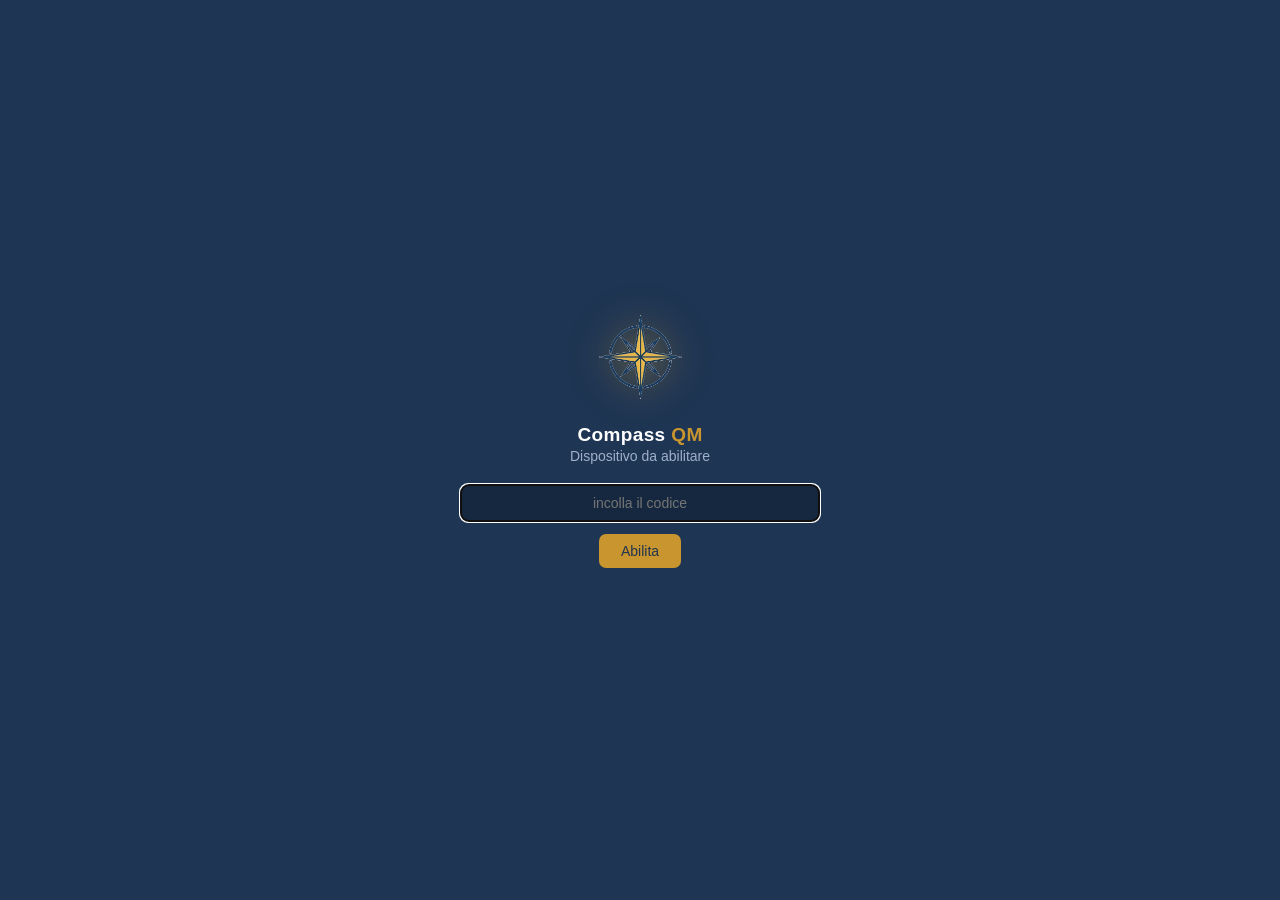
<file: dvr.html>
<!DOCTYPE html>
<html lang="it">
<head>
<meta charset="UTF-8">
<meta name="viewport" content="width=device-width,initial-scale=1,maximum-scale=1">
<meta name="theme-color" content="#1c3a5e">
<meta http-equiv="Cache-Control" content="no-cache, no-store, must-revalidate">
<meta http-equiv="Pragma" content="no-cache">
<meta http-equiv="Expires" content="0">
<title>DVR — Compass QM</title>
<style>
  :root{
    --bg:#eef1f5;--surface:#f8f9fb;--surface2:#e8ecf1;
    --border:#cdd4de;--border-light:#dde2ea;
    --text:#0c1f33;--text-dim:#4a5568;--text-muted:#888;
    --accent:#1c3a5e;--accent-bg:#e3eaf4;--gold:#c9952f;
    --green:#2e7d32;--green-bg:#e8f5e9;
    --red:#c62828;--red-bg:#ffebee;
    --amber:#e65100;--amber-bg:#fff3e0;
    --shadow:0 1px 4px rgba(0,0,0,.08);
  }
  *{box-sizing:border-box;margin:0;padding:0;}
  body{font-family:-apple-system,BlinkMacSystemFont,'Segoe UI',sans-serif;background:var(--bg);color:var(--text);min-height:100vh;-webkit-font-smoothing:antialiased;}

  /* TOPBAR */
  .topbar{background:#1c3a5e;border-bottom:2px solid #c9952f;color:#fff;padding:14px 16px 12px;display:flex;align-items:center;justify-content:space-between;position:sticky;top:0;z-index:50;}
  .topbar-left{display:flex;align-items:center;gap:10px;}
  .topbar-icon{font-size:22px;}
  .topbar-title{font-size:17px;font-weight:700;letter-spacing:-.01em;}
  .topbar-sub{font-size:11px;opacity:.65;margin-top:1px;}
  .sync-dot{width:9px;height:9px;border-radius:50%;background:#34c759;transition:background .3s;flex-shrink:0;}
  .sync-dot.syncing{background:#ffd60a;animation:pulse 1s infinite;}
  .sync-dot.error{background:#ff453a;}
  @keyframes pulse{0%,100%{opacity:1}50%{opacity:.4}}

  /* SOC TABS */
  .soc-bar{display:flex;gap:0;background:var(--surface);border-bottom:1px solid var(--border);position:sticky;top:57px;z-index:40;}
  .soc-tab{flex:1;padding:13px 8px;font-size:13px;font-weight:600;color:var(--text-dim);text-align:center;border:none;background:none;cursor:pointer;border-bottom:3px solid transparent;transition:all .15s;}
  .soc-tab.active{color:var(--accent);border-bottom-color:var(--gold);}

  /* CONTENT */
  .content{padding:14px 14px 40px;}

  /* SUMMARY CHIPS */
  .summary-row{display:flex;gap:8px;margin-bottom:14px;overflow-x:auto;padding-bottom:2px;}
  .chip{display:flex;align-items:center;gap:5px;padding:7px 12px;border-radius:20px;font-size:12px;font-weight:600;white-space:nowrap;flex-shrink:0;}
  .chip-red{background:var(--red-bg);color:var(--red);}
  .chip-amber{background:var(--amber-bg);color:var(--amber);}
  .chip-green{background:var(--green-bg);color:var(--green);}

  /* WARNING BANNER */
  .warn-box{background:var(--red-bg);border-left:4px solid var(--red);border-radius:10px;padding:12px 14px;margin-bottom:14px;}
  .warn-title{font-size:13px;font-weight:700;color:var(--red);margin-bottom:8px;display:flex;align-items:center;gap:6px;}
  .warn-row{display:flex;align-items:center;gap:6px;padding:5px 0;font-size:13px;}
  .warn-row+.warn-row{border-top:1px solid #f5c0bc;}
  .miss-tag{font-size:10px;padding:2px 7px;border-radius:4px;font-weight:600;}

  /* SECTION LABEL */
  .sect-lbl{font-size:11px;font-weight:700;color:var(--text-muted);text-transform:uppercase;letter-spacing:.07em;margin:18px 0 8px 2px;}

  /* CARD */
  .card{background:var(--surface);border-radius:14px;box-shadow:var(--shadow);overflow:hidden;margin-bottom:10px;}
  .card-header{display:flex;align-items:center;gap:10px;padding:14px 16px;cursor:pointer;user-select:none;-webkit-tap-highlight-color:transparent;}
  .card-icon{font-size:18px;flex-shrink:0;}
  .card-title{font-size:14px;font-weight:700;flex:1;}
  .card-count{font-size:11px;font-weight:600;padding:3px 8px;border-radius:10px;background:var(--surface2);color:var(--text-dim);}
  .card-count.has-alert{background:var(--red-bg);color:var(--red);}
  .card-count.has-warn{background:var(--amber-bg);color:var(--amber);}
  .chev{font-size:13px;color:var(--text-muted);display:inline-block;transition:transform .2s;flex-shrink:0;}

  /* EMPTY */
  .empty-msg{padding:16px;text-align:center;color:var(--text-muted);font-size:13px;}

  /* ENTRY */
  .entry{display:flex;align-items:center;gap:12px;padding:13px 16px;}
  .entry+.entry{border-top:1px solid var(--border-light);}
  .entry-dot{width:10px;height:10px;border-radius:50%;flex-shrink:0;}
  .entry-name{font-size:14px;font-weight:600;line-height:1.3;}
  .entry-sub{font-size:11px;color:var(--text-dim);margin-top:1px;}
  .entry-date{text-align:right;flex-shrink:0;}
  .entry-date-val{font-size:13px;font-weight:700;}
  .entry-date-lbl{font-size:11px;color:var(--text-dim);margin-top:1px;}

  /* EMP */
  .emp-item{padding:13px 16px;cursor:pointer;-webkit-tap-highlight-color:transparent;}
  .emp-item+.emp-item{border-top:1px solid var(--border-light);}
  .emp-row1{display:flex;align-items:center;gap:8px;}
  .emp-name{font-size:14px;font-weight:700;flex:1;}
  .badge{font-size:10px;padding:2px 8px;border-radius:10px;font-weight:600;}
  .emp-detail{padding:10px 16px 14px;background:var(--surface2);border-top:1px solid var(--border-light);}
  .emp-detail-line{font-size:12px;color:var(--text-dim);margin-bottom:4px;display:flex;align-items:baseline;gap:5px;}

  /* COMBINED SUB-HEADER */
  .sub-sect{font-size:10px;font-weight:700;text-transform:uppercase;letter-spacing:.06em;color:var(--text-dim);padding:7px 16px 5px;background:var(--surface2);border-top:1px solid var(--border-light);}
/* Firma in fondo (24/11/2026): copia di .firma di style.css. In questa app i nomi dei due grigi sono scambiati rispetto a Compass: il colore è lo stesso. */
.firma{margin:26px 16px 24px;padding-top:16px;border-top:1px solid var(--border);font-size:11px;line-height:1.7;color:var(--text-dim);text-align:center;}
.firma-marchio{display:block;font-size:12px;font-weight:700;color:var(--text-muted);letter-spacing:-.01em;margin-bottom:3px;}
.firma-marchio span{color:var(--gold);}
</style>
</head>
<body>

<div id="qm-splash" style="position:fixed;inset:0;z-index:99998;background:#1A2E55;display:flex;flex-direction:column;align-items:center;justify-content:center;gap:14px;transition:opacity .5s ease;" onclick="this.style.opacity='0';setTimeout(()=>this.remove(),520);">
  <div style="position:relative;width:150px;height:150px;display:flex;align-items:center;justify-content:center;">
    <div style="position:absolute;width:150px;height:150px;border-radius:50%;border:2.6px solid rgba(201,149,47,.55);animation:qmSplashRing 1.8s ease-out infinite;"></div>
    <svg viewBox="0 0 36 36" width="120" height="120" xmlns="http://www.w3.org/2000/svg">
      <circle cx="18" cy="18" r="16.5" fill="none" stroke="rgba(255,255,255,.45)" stroke-width="1.3"/>
      <g style="animation:qmSplashNeedle 2.2s cubic-bezier(.6,0,.4,1) infinite;transform-origin:18px 18px;">
        <polygon points="18,6 20,18 18,30 16,18" fill="#c9952f"/>
      </g>
      <circle cx="18" cy="18" r="2" fill="rgba(255,255,255,.9)"/>
    </svg>
  </div>
  <div style="font-size:30px;font-weight:500;color:#fff;">Compass <span style="color:#c9952f;">QM</span></div>
  <div style="width:60px;border-top:1px solid rgba(255,255,255,.18);"></div>
  <div style="font-size:22px;color:rgba(255,255,255,.7);">DVR &amp; Compliance</div>
</div>
<style>
@keyframes qmSplashRing{0%{transform:scale(.6);opacity:.8;}100%{transform:scale(2.4);opacity:0;}}
@keyframes qmSplashNeedle{0%{transform:rotate(0deg);}100%{transform:rotate(360deg);}}
</style>
<script>
(function(){
  var nav=performance.getEntriesByType('navigation')[0];
  var s=document.getElementById('qm-splash');
  if(!s) return;
  if(nav && nav.type==='reload'){ s.remove(); return; }
  setTimeout(function(){ s.style.opacity='0'; setTimeout(function(){ s.remove(); },520); },3000);
})();
</script>

<div id="qm-maintenance-screen" style="display:none;position:fixed;inset:0;z-index:99999;background:#1A2E55;align-items:center;justify-content:center;flex-direction:column;gap:18px;padding:20px;box-sizing:border-box;text-align:center;">
  <img src="img/compass-stella-chiara.png" alt="Compass" width="90" height="90" style="flex-shrink:0;width:90px;height:90px;object-fit:contain;transform:rotate(22deg);">
  <div>
    <div style="font-size:23px;font-weight:700;color:#fff;">Compass <span style="color:#c9952f;">QM</span></div>
    <div style="font-size:13px;color:rgba(255,255,255,.55);margin-top:5px;white-space:nowrap;">Connected · Automated · Precise</div>
  </div>
  <div style="width:70px;border-top:1px solid rgba(255,255,255,.15);margin:8px 0;"></div>
  <div>
    <div style="font-size:19px;font-weight:600;color:#fff;">Applicazione in aggiornamento</div>
    <div style="font-size:14px;color:rgba(255,255,255,.6);margin-top:18px;line-height:1.6;">Torna operativa a breve.<br>Contatta il Quality Manager per info.</div>
  </div>
</div>

<div class="topbar">
  <div class="topbar-left">
    <svg viewBox="0 0 36 36" width="28" height="28" style="flex-shrink:0;" xmlns="http://www.w3.org/2000/svg">
      <polygon points="18,1 21,13 27,9 23,15 35,18 23,21 27,27 21,23 18,35 15,23 9,27 13,21 1,18 13,15 9,9 15,13" fill="#c9952f"/>
      <polygon points="18,6 20,14 18,12 16,14" fill="rgba(255,255,255,.5)"/>
      <polygon points="18,30 16,22 18,24 20,22" fill="rgba(255,255,255,.25)"/>
    </svg>
    <div>
      <div class="topbar-title">DVR & Compliance</div>
      <div class="topbar-sub">Compass QM · Sola consultazione</div>
    </div>
  </div>
  <div class="sync-dot" id="syncDot"></div>
</div>

<div class="soc-bar">
  <button class="soc-tab active" onclick="dvrSetSoc('geriart',this)">🏢 GE.RI.ART SRL</button>
  <button class="soc-tab" onclick="dvrSetSoc('bookingelite',this)">🏢 BOOKING ELITE</button>
</div>

<div class="content">
  <div id="summary-row" class="summary-row"></div>
  <div id="dvr-warnings"></div>

  <div class="sect-lbl">👥 Dipendenti</div>
  <div class="card" id="card-dipendenti">
    <div class="card-header" onclick="toggleCard('dipendenti')">
      <span class="card-icon">👤</span>
      <span class="card-title">Dipendenti</span>
      <span class="card-count" id="cnt-dipendenti">—</span>
      <span class="chev" id="chev-dipendenti" style="transform:rotate(0deg)">›</span>
    </div>
    <div id="body-dipendenti"></div>
  </div>

  <div class="sect-lbl">📋 Scadenze Personale</div>
  <div class="card" id="card-visite">
    <div class="card-header" onclick="toggleCard('visite')">
      <span class="card-icon">💉</span>
      <span class="card-title">Visite Mediche</span>
      <span class="card-count" id="cnt-visite">—</span>
      <span class="chev" id="chev-visite" style="transform:rotate(0deg)">›</span>
    </div>
    <div id="body-visite"></div>
  </div>
  <div class="card" id="card-art37">
    <div class="card-header" onclick="toggleCard('art37')">
      <span class="card-icon">📋</span>
      <span class="card-title">Formazione Art. 37</span>
      <span class="card-count" id="cnt-art37">—</span>
      <span class="chev" id="chev-art37" style="transform:rotate(0deg)">›</span>
    </div>
    <div id="body-art37"></div>
  </div>
  <div class="card" id="card-antincendio">
    <div class="card-header" onclick="toggleCard('antincendio')">
      <span class="card-icon">🔥</span>
      <span class="card-title">Attestati Antincendio</span>
      <span class="card-count" id="cnt-antincendio">—</span>
      <span class="chev" id="chev-antincendio" style="transform:rotate(0deg)">›</span>
    </div>
    <div id="body-antincendio"></div>
  </div>
  <div class="card" id="card-ps-rspp">
    <div class="card-header" onclick="toggleCard('ps-rspp')">
      <span class="card-icon">🚑</span>
      <span class="card-title">Primo Soccorso &amp; RSPP</span>
      <span class="card-count" id="cnt-ps-rspp">—</span>
      <span class="chev" id="chev-ps-rspp" style="transform:rotate(0deg)">›</span>
    </div>
    <div id="body-ps-rspp"></div>
  </div>

  <div class="sect-lbl">📋 Figure e Documentazione</div>
  <div class="card" id="card-rls">
    <div class="card-header" onclick="toggleCard('rls')">
      <span class="card-icon">👷</span>
      <span class="card-title">RLS</span>
      <span class="card-count" id="cnt-rls">—</span>
      <span class="chev" id="chev-rls" style="transform:rotate(0deg)">›</span>
    </div>
    <div id="body-rls"></div>
  </div>
  <div class="card" id="card-preposto">
    <div class="card-header" onclick="toggleCard('preposto')">
      <span class="card-icon">🔑</span>
      <span class="card-title">Preposto</span>
      <span class="card-count" id="cnt-preposto">—</span>
      <span class="chev" id="chev-preposto" style="transform:rotate(0deg)">›</span>
    </div>
    <div id="body-preposto"></div>
  </div>
  <div class="card" id="card-dvrdoc">
    <div class="card-header" onclick="toggleCard('dvrdoc')">
      <span class="card-icon">📄</span>
      <span class="card-title">Documento DVR</span>
      <span class="card-count" id="cnt-dvrdoc">—</span>
      <span class="chev" id="chev-dvrdoc" style="transform:rotate(0deg)">›</span>
    </div>
    <div id="body-dvrdoc"></div>
  </div>
</div>

<script>
const PROXY='https://anthropic-proxy.qm-d82.workers.dev';

// ── LASCIAPASSARE DI ACCESSO ────────────────────────────────────────────────
// /kv/* del Worker era aperto a chiunque: leggere, scrivere e cancellare tutti i dati di
// Compass senza credenziali (verificato il 02/09/2026). Ora ogni richiesta porta con se' un
// lasciapassare firmato dal Worker, valido sei mesi.
//
// NESSUNO DIGITA PASSWORD. Il dispositivo si abilita aprendo una volta un collegamento con
// #attiva=<lasciapassare>, che si genera da Compass (Impostazioni → Dispositivi) e si manda
// su WhatsApp. Il lasciapassare finisce in localStorage e il collegamento viene ripulito
// dalla barra dell'indirizzo, cosi' non resta nella cronologia condivisa.
//
// Si aggancia a fetch invece di modificare le decine di chiamate esistenti: un punto solo,
// nessuna possibilita' di dimenticarne una. Vale solo per gli indirizzi /kv/ di questo
// Worker; tutto il resto passa intatto.
const QM_PASS_KEY='qm_pass';
let _qmPass='';
try{_qmPass=localStorage.getItem(QM_PASS_KEY)||'';}catch(e){}
// Estrae il lasciapassare da un indirizzo di attivazione. Funzione a se' per poterla
// provare: il resto (localStorage, cronologia) dipende dal browser e non si presta.
function qmEstraiAttiva(indirizzo){
  const m=String(indirizzo||'').match(/[#?&]attiva=([^&#]+)/);
  if(!m)return null;
  try{return decodeURIComponent(m[1])||null;}catch(e){return null;}
}
(function(){
  try{
    const p=qmEstraiAttiva(location.hash+location.search);
    if(!p)return;
    _qmPass=p;
    try{localStorage.setItem(QM_PASS_KEY,_qmPass);}catch(e){}
    // Via dall'indirizzo: un collegamento con dentro il lasciapassare non deve restare
    // nella cronologia ne' finire in uno screenshot.
    try{history.replaceState(null,'',location.pathname);}catch(e){}
  }catch(e){}
})();

// ── ATTIVAZIONE DA DENTRO L'APP ─────────────────────────────────────────────
// Il collegamento ricevuto su WhatsApp si apre in Safari, mentre un'app aggiunta alla
// schermata iniziale ha una memoria tutta sua: il lasciapassare finirebbe in Safari e
// l'app con l'icona resterebbe fuori, cosa di cui ci si accorgerebbe solo il giorno in cui
// si chiude la porta. Per questo l'attivazione deve poter avvenire QUI dentro: si incolla
// il codice ricevuto e basta. Nessuna password, nessun nome utente.
function qmMostraAttivazione(bloccante){
  if(document.getElementById('qm-attiva-box'))return;
  const d=document.createElement('div');
  d.id='qm-attiva-box';
  // Velo PIENO, non trasparente: da una macchina non abilitata non si deve intravedere
  // niente di quello che c'e' sotto — ne' nomi di ospiti ne' numeri. Stessi colori dello
  // splash di Compass, cosi' chi arriva capisce dove si trova e che non e' un guasto.
  d.style.cssText='position:fixed;inset:0;z-index:2147483647;background:#1E3553;display:flex;align-items:center;justify-content:center;padding:18px;font-family:inherit;';
  d.innerHTML='<div style="max-width:360px;width:100%;text-align:center;color:#fff;">'
    +'<img src="img/compass-stella.png" alt="" style="width:96px;height:96px;object-fit:contain;margin-bottom:16px;filter:brightness(1.18) saturate(1.1) drop-shadow(0 0 18px rgba(201,149,47,.5));">'
    +'<div style="font-size:19px;font-weight:600;letter-spacing:.02em;margin-bottom:2px;">Compass <span style="color:#C9952F;">QM</span></div>'
    +'<div style="font-size:14px;color:#9fb0cb;margin-bottom:20px;">Dispositivo da abilitare</div>'
    +'<input id="qm-attiva-campo" type="text" inputmode="text" autocapitalize="off" autocorrect="off" spellcheck="false" placeholder="incolla il codice"'
    +' style="width:100%;padding:10px;border:1px solid #4a5f80;background:#16283f;color:#fff;border-radius:8px;font-size:14px;text-align:center;font-family:inherit;margin-bottom:12px;">'
    +'<div style="display:flex;gap:9px;justify-content:center;">'
    +'<button id="qm-attiva-ok" style="background:#C9952F;color:#20344f;border:none;padding:9px 22px;font-weight:700;border-radius:7px;font-size:14px;font-weight:500;cursor:pointer;font-family:inherit;">Abilita</button>'
    +'</div>'
    +'<div id="qm-attiva-msg" style="font-size:12px;color:#ffb4ae;margin-top:10px;min-height:15px;"></div>'
    +'</div>';
  document.body.appendChild(d);
  const campo=document.getElementById('qm-attiva-campo');
  const msg=document.getElementById('qm-attiva-msg');
  try{campo.focus();}catch(e){}
  document.getElementById('qm-attiva-ok').onclick=function(){
    // Si accetta sia il codice nudo sia il collegamento intero: chi incolla dalla chat
    // spesso porta con se' tutto l'indirizzo, e pretendere la sola parte finale sarebbe
    // un modo sicuro di far sbagliare.
    const v=String(campo.value||'').trim();
    const p=qmEstraiAttiva(v)||v;
    if(!/^\d{10,}\.[A-Za-z0-9_-]{20,}$/.test(p)){msg.textContent='Codice non riconosciuto: incollalo di nuovo, tutto intero.';return;}
    _qmPass=p;
    try{localStorage.setItem(QM_PASS_KEY,p);}catch(e){}
    d.remove();
    location.reload();
  };
}
// All'avvio: se il dispositivo non e' abilitato, si chiede il codice e basta. Il "Più
// tardi" c'era finche' la porta era aperta e si poteva rimandare; dal 05/09/2026 il Worker
// rifiuta chi non ha il lasciapassare, quindi rimandare voleva dire entrare in una pagina
// che non legge niente — e il velo tornava comunque alla prima richiesta rifiutata.
// L'argomento `bloccante` resta: distingue l'avvio dal rifiuto 401, e serve se un domani
// la porta venisse riaperta.
(function(){
  if(_qmPass)return;
  try{
    if(document.readyState==='loading')
      document.addEventListener('DOMContentLoaded',function(){qmMostraAttivazione(false);});
    else qmMostraAttivazione(false);
  }catch(e){}
})();

(function(){
  if(typeof window==='undefined'||!window.fetch||window._qmFetchAgganciata)return;
  const vero=window.fetch.bind(window);
  window._qmFetchAgganciata=true;
  window.fetch=function(risorsa,opz){
    try{
      const u=typeof risorsa==='string'?risorsa:'';
      // Il lasciapassare va su OGNI richiesta al Worker, non solo su /kv/: anche il proxy
      // verso Claude parte da qui, e senza header chiunque conosca l'indirizzo puo' far
      // girare richieste a carico della chiave API. Aggiungerlo dove non serve non fa danni,
      // ometterlo dove serve spegne l'analisi dei PDF.
      if(_qmPass&&u&&u.indexOf(PROXY)===0){
        opz=Object.assign({},opz||{});
        opz.headers=Object.assign({},opz.headers||{},{'X-QM-Pass':_qmPass});
      }
    }catch(e){}
    const r=vero(risorsa,opz);
    // Se il Worker rifiuta (porta chiusa e lasciapassare assente o scaduto), il velo torna
    // e diventa invalicabile: da quel momento l'app non potrebbe comunque lavorare, e
    // lasciar navigare una pagina vuota farebbe solo pensare a un guasto. Succede da solo,
    // senza ripubblicare niente: basta chiudere la porta su Cloudflare.
    try{
      const u2=typeof risorsa==='string'?risorsa:'';
      if(u2&&u2.indexOf('/kv/')>=0&&u2.indexOf(PROXY)===0){
        r.then(function(res){
          if(res&&res.status===401){
            try{localStorage.removeItem(QM_PASS_KEY);}catch(e){}
            _qmPass='';
            try{qmMostraAttivazione(true);}catch(e){}
          }
        }).catch(function(){});
      }
    }catch(e){}
    return r;
  };
})();

// ── SCRITTURE SUL CLOUD ──────────────────────────────────────────────────────
// Il piano gratuito di Cloudflare concede 1.000 scritture al giorno e l'01/09/2026 siamo
// arrivati a 934. Il consumo non veniva da chi lavorava: quest'app riscriveva l'archivio
// delle colazioni ogni dieci minuti, per ogni dispositivo con l'app aperta, quasi sempre
// con dati identici. Qui si ricorda l'ultimo valore scritto per chiave e si salta la
// scrittura se non e' cambiato nulla. Se fallisce si dimentica, altrimenti quel valore non
// verrebbe piu' ritentato.
const _qmKvUltimo={};
// LA SCRITTURA VERA, e deve restare una funzione SEPARATA da qmKvSet. Nella prima versione
// del filtro (01/09/2026) qui c'era `return qmKvSet(key,v)`: la chiamata ricorsiva trovava
// il valore appena memorizzato, tornava subito `Promise.resolve(true)` e la fetch NON
// PARTIVA MAI. Nessun errore da nessuna parte — l'app continuava a salvare in
// localStorage, quindi sul dispositivo sembrava tutto a posto, mentre nessun altro
// dispositivo vedeva piu' niente. Il giro Culligan del 02/09 e' sparito cosi'.
function _qmKvScrivi(key,v){
  return fetch(PROXY+'/kv/set',{method:'POST',headers:{'Content-Type':'application/json'},
    body:JSON.stringify({key:key,value:v})});
}
// Una scrittura che non arriva sul cloud DEVE dirlo a chi sta usando l'app: il dato resta
// su questo dispositivo e nessun altro lo vede, ma l'app continua a funzionare e sembra che
// abbia salvato. E' successo il 02/09/2026 (qmKvSet chiamava se stessa e la scrittura non
// partiva mai) e il 03/09 (tetto giornaliero esaurito): in entrambi i casi il giro era stato
// fatto davvero, e nessuno poteva sapere che non fosse arrivato.
//
// Il cloud non puo' essere avvisato dall'app: se le scritture non passano, non passa nemmeno
// la scrittura che segnalerebbe il guasto. L'unico avviso possibile e' QUI, a chi ha il
// dispositivo in mano. Dal Pannello App il sintomo si vede come dati che non arrivano.
let _qmScrittureFallite=0;
function qmAvvisoScrittura(){
  let el=document.getElementById('qm-avviso-scrittura');
  if(!_qmScrittureFallite){if(el)el.remove();return;}
  if(!el){
    el=document.createElement('div');
    el.id='qm-avviso-scrittura';
    el.style.cssText='position:fixed;top:0;left:0;right:0;z-index:99998;background:#C0352A;color:#fff;padding:9px 14px;font-size:13px;font-weight:600;text-align:center;font-family:inherit;line-height:1.4;';
    document.body.appendChild(el);
  }
  el.textContent=(_qmScrittureFallite===1?'Un dato non è arrivato sul cloud':_qmScrittureFallite+' dati non sono arrivati sul cloud')
    +': restano su questo dispositivo, in albergo non li vedono. Riprova più tardi o avvisa il Quality Manager.';
}
function qmKvSet(key,value){
  const v=typeof value==='string'?value:JSON.stringify(value);
  if(_qmKvUltimo[key]===v)return Promise.resolve(true);
  _qmKvUltimo[key]=v;
  return _qmKvScrivi(key,v)
    .then(r=>{
      if(!r.ok){delete _qmKvUltimo[key];_qmScrittureFallite++;qmAvvisoScrittura();}
      else if(_qmScrittureFallite){_qmScrittureFallite=0;qmAvvisoScrittura();}
      return r.ok;
    })
    .catch(e=>{delete _qmKvUltimo[key];_qmScrittureFallite++;qmAvvisoScrittura();throw e;});
}

async function qmCheckAppStatus(){
  try{
    const r=await fetch(PROXY+'/kv/get?key=qm_app_status',{cache:'no-store'});
    const j=await r.json();
    const st=j&&j.value?JSON.parse(j.value):{};
    const disabled=st.dvr===false;
    const scr=document.getElementById('qm-maintenance-screen');
    if(scr)scr.style.display=disabled?'flex':'none';
    document.body.style.overflow=disabled?'hidden':'';
  }catch(e){}
}
qmCheckAppStatus();
document.addEventListener('visibilitychange',()=>{if(document.visibilityState==='visible')qmCheckAppStatus();});
// Il controllo gira solo quando l'app è davvero a schermo: un'app lasciata aperta in
// secondo piano sul telefono leggeva il cloud ogni 30 secondi per settimane, e sono
// letture che nessuno vede (avviso Cloudflare sul tetto KV, 31/08/2026). Il ritorno in
// primo piano lo ricontrolla comunque subito, con il gestore qui sopra: spegnere l'app
// dal Pannello App resta immediato per chi la sta usando.
setInterval(()=>{if(document.visibilityState==='visible')qmCheckAppStatus();},60000);

// ── AGGIORNAMENTO AUTOMATICO DELL'APP ──
// Un'app aperta e mai chiusa continua a usare il codice con cui è stata caricata: sullo
// smartphone può restare settimane nello scorrimento delle app aperte. Il 22/08/2026 una
// copia rimasta aperta ha continuato a riscrivere l'archivio delle colazioni con la regola
// vecchia, ore dopo che la correzione era stata pubblicata — e da qui non c'era modo né di
// accorgersene né di rimediare: spegnere l'app dal Pannello App copre l'interfaccia ma non
// ferma il codice che gira sotto.
//
// Qui si chiede al server se il file di QUESTA pagina è cambiato, confrontando l'ETag (o in
// mancanza la data di ultima modifica): cambia solo quando cambia il contenuto, quindi non
// c'è nessun numero di versione da ricordare di aggiornare. La richiesta è HEAD: scarica le
// intestazioni, non la pagina.
//
// Non ricarica mentre si sta scrivendo in un campo, per non far perdere quello che si sta
// digitando: riproverà al controllo successivo.
// Versione di QUESTO file, aggiornata da strumenti/versione.sh a ogni pubblicazione.
// Serve a rispondere alla domanda che il controllo sull'ETag non sapeva porsi: la pagina
// che sto eseguendo e' davvero l'ultima pubblicata? Leggere la versione del server e
// prenderla come riferimento non basta — se la pagina caricata e' vecchia, il confronto
// parte gia' sbagliato e nessun controllo successivo se ne accorge.
const QM_APP_BUILD='2026-11-24.1';
let _qmVersioneFile=null,_qmVersioneTs=0;

// Ricarica bypassando ogni cache. Il service worker, quando la rete al risveglio non e'
// pronta, ripiega sulla copia salvata: e' cosi' che riaprendo l'app si rivedeva la
// versione vecchia. Un indirizzo mai visto prima non e' in nessuna cache.
// Il segno in sessionStorage impedisce di ricaricare all'infinito se qualcosa non torna.
function _qmRicarica(){
  try{ if(sessionStorage.getItem('qm_ricaricata'))return; sessionStorage.setItem('qm_ricaricata','1'); }catch(e){}
  location.replace(location.pathname+'?v='+Date.now());
}

// All'avvio: confronta la versione scritta dentro questa pagina con quella pubblicata.
async function qmCheckBuild(){
  try{
    const r=await fetch(location.pathname+'?c='+Date.now(),{cache:'no-store'});
    const t=await r.text();
    const m=t.match(/QM_APP_BUILD='([^']+)'/);
    if(m&&m[1]&&m[1]!==QM_APP_BUILD)_qmRicarica();
  }catch(e){}
}
async function qmCheckVersione(){
  // Tre eventi possono chiamarla a raffica (risveglio + fuoco + timer): una verifica ogni
  // 20 secondi basta e avanza, il resto sarebbe traffico inutile sul telefono.
  const ora=Date.now(); if(ora-_qmVersioneTs<20000)return; _qmVersioneTs=ora;
  try{
    const r=await fetch(location.pathname,{method:'HEAD',cache:'no-store'});
    const v=r.headers.get('ETag')||r.headers.get('Last-Modified')||'';
    if(!v)return;                                            // server che non le espone
    if(_qmVersioneFile===null){_qmVersioneFile=v;return;}     // prima lettura: riferimento
    if(v===_qmVersioneFile)return;
    const a=document.activeElement;
    if(a&&/^(INPUT|TEXTAREA|SELECT)$/.test(a.tagName))return; // sta scrivendo: non ora
    location.reload();
  }catch(e){}                                                // rete assente: si riprova
}
qmCheckBuild();
qmCheckVersione();
// Tre risvegli diversi, perche' i telefoni ne usano tre.
//  - visibilitychange: si torna sull'app fra le schede aperte
//  - pageshow con persisted: la pagina era CONGELATA e viene ripristinata. E' il caso di
//    chi chiude l'app dalla schermata iniziale e la riapre: il telefono non ricarica
//    niente, rimette a schermo il DOM di prima, e senza questo evento l'app resterebbe
//    col codice vecchio finche' non si preme aggiorna a mano.
//  - focus: rete assente al risveglio, il controllo fallisce e si riprova al primo fuoco.
document.addEventListener('visibilitychange',()=>{if(document.visibilityState==='visible')qmCheckVersione();});
window.addEventListener('pageshow',e=>{if(e&&e.persisted)qmCheckVersione();});
window.addEventListener('focus',()=>qmCheckVersione());
setInterval(qmCheckVersione,600000);   // ogni 10 minuti

function setSyncStatus(s){const d=document.getElementById('syncDot');if(d)d.className='sync-dot'+(s==='syncing'?' syncing':s==='error'?' error':'');}

const DVR_CATS={
  visite:       {label:'💉 Visite Mediche',      extra:{key:'mansione'},dataLbl:'Data visita'},
  art37:        {label:'📋 Formazione Art. 37',  extra:{key:'ruolo'},   dataLbl:'Data formazione'},
  antincendio:  {label:'🔥 Antincendio',         extra:{key:'livello'}, dataLbl:'Data attestato'},
  primosoccorso:{label:'🚑 Primo Soccorso',      extra:{key:'mansione'},dataLbl:'Data attestato'},
  rspp:         {label:'🛡️ RSPP',               extra:{key:'tipo'},    dataLbl:'Data incarico'},
  rls:          {label:'👷 RLS',                 extra:{key:'mansione'},dataLbl:'Data elezione'},
  preposto:     {label:'🔑 Preposto',            extra:{key:'mansione'},dataLbl:'Data nomina'},
  dvrdoc:       {label:'📄 Documento DVR',       extra:{key:'motivo'},  dataLbl:'Data redazione'}
};
const DVR_KEYS=Object.keys(DVR_CATS);
const DVR_SOC_KEYS=['geriart','bookingelite'];
let DVR_DATA=Object.fromEntries(DVR_SOC_KEYS.map(s=>[s,{...Object.fromEntries(DVR_KEYS.map(k=>[k,[]])),dipendenti:[]}]));
let _soc='geriart';

function dvrRestore(){
  try{
    const s=localStorage.getItem('qm_dvr');
    if(!s)return;
    const p=JSON.parse(s);
    DVR_SOC_KEYS.forEach(soc=>{
      if(!DVR_DATA[soc])DVR_DATA[soc]={};
      const src=p[soc]||(soc==='geriart'?p.sa:null)||{};
      DVR_KEYS.forEach(k=>{DVR_DATA[soc][k]=src[k]||[];});
      DVR_DATA[soc].dipendenti=src.dipendenti||[];
    });
  }catch(e){}
}
async function dvrSyncCloud(){
  setSyncStatus('syncing');
  try{
    const r=await fetch(PROXY+'/kv/get?key=qm_dvr');
    const j=await r.json();
    if(j.value){localStorage.setItem('qm_dvr',j.value);dvrRestore();}
    setSyncStatus('ok');
  }catch(e){setSyncStatus('error');}
  dvrRender();
}
function dvrSetSoc(soc,btn){
  _soc=soc;
  document.querySelectorAll('.soc-tab').forEach(b=>b.classList.remove('active'));
  if(btn)btn.classList.add('active');
  dvrRender();
}

// ── Accordion ─────────────────────────────────────────────────
const _open=new Set();
function toggleCard(key){
  if(_open.has(key))_open.delete(key);else _open.add(key);
  applyCard(key);
}
function applyCard(key){
  const body=document.getElementById('body-'+key);
  const chev=document.getElementById('chev-'+key);
  const isOpen=_open.has(key);
  if(body)body.style.display=isOpen?'':'none';
  if(chev)chev.style.transform=isOpen?'rotate(90deg)':'rotate(0deg)';
}

// ── Status ────────────────────────────────────────────────────
function dvrStatus(scadenza){
  if(!scadenza)return{color:'var(--text-dim)',days:null,level:0};
  const t=new Date();t.setHours(0,0,0,0);
  const e=new Date(scadenza);e.setHours(0,0,0,0);
  const days=Math.round((e-t)/(86400000));
  if(days<0)return{color:'var(--red)',days,level:2};
  if(days<=30)return{color:'var(--amber)',days,level:1};
  return{color:'var(--green)',days,level:0};
}
function fmtDate(d){return d?new Date(d).toLocaleDateString('it-IT',{day:'2-digit',month:'2-digit',year:'numeric'}):'—';}

// ── Render ────────────────────────────────────────────────────
function _nameMatch(a,b){
  const wa=a.toLowerCase().trim().split(/\s+/),wb=b.toLowerCase().trim().split(/\s+/);
  return wa.every(w=>wb.includes(w))||wb.every(w=>wa.includes(w));
}
function getMissing(){
  const dips=(DVR_DATA[_soc]?.dipendenti)||[];
  const visite=(DVR_DATA[_soc]?.visite)||[];
  const art37=(DVR_DATA[_soc]?.art37)||[];
  return dips.filter(d=>!/corduas/i.test(d.nome||'')).map(d=>{
    const missing=[];
    if(!visite.some(v=>_nameMatch(d.nome||'',v.nome||'')))missing.push('visite');
    if(!art37.some(v=>_nameMatch(d.nome||'',v.nome||'')))missing.push('art37');
    return{id:d.id,nome:d.nome,missing};
  }).filter(x=>x.missing.length>0);
}

function renderWarnings(){
  const box=document.getElementById('dvr-warnings');if(!box)return;
  const miss=getMissing();
  if(!miss.length){box.innerHTML='';return;}
  box.innerHTML=`<div class="warn-box">
    <div class="warn-title">⚠️ ${miss.length} dipendent${miss.length===1?'e':'i'} con documentazione incompleta</div>
    ${miss.map(x=>`<div class="warn-row">
      <span style="flex:1;font-weight:600;">${x.nome}</span>
      ${x.missing.includes('visite')?'<span class="miss-tag" style="background:var(--red-bg);color:var(--red);">💉 Manca visita</span>':''}
      ${x.missing.includes('art37')?'<span class="miss-tag" style="background:var(--amber-bg);color:var(--amber);">📋 Manca art.37</span>':''}
    </div>`).join('')}
  </div>`;
}

function renderSummary(){
  const row=document.getElementById('summary-row');if(!row)return;
  const allItems=[...DVR_KEYS.flatMap(k=>(DVR_DATA[_soc]?.[k]||[]))];
  const expired=allItems.filter(i=>dvrStatus(i.scadenza).level===2).length;
  const soon=allItems.filter(i=>dvrStatus(i.scadenza).level===1).length;
  const ok=allItems.filter(i=>dvrStatus(i.scadenza).level===0&&i.scadenza).length;
  const chips=[];
  if(expired)chips.push(`<div class="chip chip-red">⚠️ ${expired} scadut${expired===1?'o':'i'}</div>`);
  if(soon)chips.push(`<div class="chip chip-amber">⏳ ${soon} in scadenza</div>`);
  if(ok)chips.push(`<div class="chip chip-green">✓ ${ok} in regola</div>`);
  if(!chips.length)chips.push(`<div class="chip" style="background:var(--surface2);color:var(--text-dim);">Nessun dato inserito</div>`);
  row.innerHTML=chips.join('');
}

function renderDipendenti(){
  const body=document.getElementById('body-dipendenti');
  const cnt=document.getElementById('cnt-dipendenti');
  const items=(DVR_DATA[_soc]?.dipendenti)||[];
  const pinRank=n=>{if(/corduas/i.test(n))return 0;if(/presta/i.test(n))return 1;return 2;};
  const isTermine=c=>c&&c!=='Tempo indeterminato';
  const sorted=[...items].sort((a,b)=>{
    const ra=pinRank(a.nome||''),rb=pinRank(b.nome||'');
    if(ra!==rb)return ra-rb;
    if(ra===2){
      const ta=isTermine(a.contratto),tb=isTermine(b.contratto);
      if(ta!==tb)return ta?-1:1;
      if(ta&&tb){const sa=a.scadenzaContratto,sb=b.scadenzaContratto;if(sa&&sb)return new Date(sa)-new Date(sb);if(sa)return -1;if(sb)return 1;}
    }
    return(a.nome||'').localeCompare(b.nome||'');
  });
  if(cnt)cnt.textContent=sorted.length||'—';
  const missMap=Object.fromEntries(getMissing().map(x=>[x.id,x.missing]));
  const _bs=(c=>{
    if(/indeterminato/i.test(c))return'background:#e6f4ec;color:var(--green)';
    if(/determinato/i.test(c))return'background:var(--amber-bg);color:var(--amber)';
    if(/tirocinio/i.test(c))return'background:#f3eeff;color:#7c3aed';
    if(/apprendistato/i.test(c))return'background:#fff0e6;color:#c2440c';
    return'background:var(--accent-bg);color:var(--accent)';
  });
  if(!sorted.length){body.innerHTML='<div class="empty-msg">Nessun dipendente</div>';return;}

  // Ogni dipendente è sempre espanso nella vista read-only
  body.innerHTML=sorted.map((it,i)=>{
    const contratto=it.contratto||'';
    const badge=contratto?`<span class="badge" style="${_bs(contratto)}">${contratto}</span>`:'';
    const _scadMs=it.scadenzaContratto?new Date(it.scadenzaContratto).setHours(0,0,0,0):null;
    const _now=new Date().setHours(0,0,0,0);
    const _dl=_scadMs!==null?Math.ceil((_scadMs-_now)/86400000):null;
    const exp=_dl!==null&&_dl<0,soon=_dl!==null&&_dl>=0&&_dl<=30;
    const scadCol=exp?'var(--red)':soon?'var(--amber)':'var(--text-dim)';
    const alertBadge=(exp||soon)?`<span class="badge" style="background:${exp?'var(--red-bg)':'var(--amber-bg)'};color:${scadCol};">${exp?'⚠️ scaduto':'⏳ '+_dl+'gg'}</span>`:'';
    const _mis=missMap[it.id]||[];
    const missBadges=_mis.map(m=>`<span class="badge" style="${m==='visite'?'background:var(--red-bg);color:var(--red)':'background:var(--amber-bg);color:var(--amber)'}">${m==='visite'?'💉':'📋'}</span>`).join('');
    const rowBorder=exp?'border-left:4px solid var(--red);':soon?'border-left:4px solid var(--amber)':'';
    const assunzFmt=fmtDate(it.dataAssunzione);
    const scadContrFmt=fmtDate(it.scadenzaContratto);
    const needsScad=['Tempo determinato','Tempo determinato part-time','Part-time','Tirocinio','Apprendistato'].includes(contratto);
    return`<div style="${i>0?'border-top:1px solid var(--border-light);':''}${rowBorder}padding:13px 16px;">
      <div class="emp-row1" style="margin-bottom:${it.mansione||assunzFmt?'6px':'0'};">
        <span class="emp-name">${it.nome||'—'}</span>${badge}${alertBadge}${missBadges}
      </div>
      ${it.mansione?`<div style="font-size:12px;color:var(--text-dim);margin-bottom:3px;">📋 ${it.mansione}</div>`:''}
      ${(assunzFmt&&assunzFmt!=='—')||(needsScad&&scadContrFmt&&scadContrFmt!=='—')?`<div style="font-size:12px;color:var(--text-dim);">📅 ${assunzFmt&&assunzFmt!=='—'?`dal ${assunzFmt} `:''} ${needsScad&&scadContrFmt&&scadContrFmt!=='—'?`<span style="color:${scadCol};font-weight:600;">→ scad. ${scadContrFmt}</span>`:''}</div>`:''}
    </div>`;
  }).join('');
}

function renderPanel(type){
  const body=document.getElementById('body-'+type);if(!body)return;
  const cntEl=document.getElementById('cnt-'+type);
  const items=(DVR_DATA[_soc]?.[type])||[];
  const sorted=[...items].sort((a,b)=>new Date(a.scadenza||'9999')-new Date(b.scadenza||'9999'));
  const expired=sorted.filter(i=>dvrStatus(i.scadenza).level===2).length;
  const soon=sorted.filter(i=>dvrStatus(i.scadenza).level===1).length;
  if(cntEl){
    cntEl.textContent=sorted.length||'—';
    cntEl.className='card-count'+(expired?' has-alert':soon?' has-warn':'');
  }
  if(!sorted.length){body.innerHTML='<div class="empty-msg">Nessuna voce</div>';return;}
  const cat=DVR_CATS[type];
  body.innerHTML=sorted.map(it=>{
    const st=dvrStatus(it.scadenza);
    const daysLbl=st.days!==null?(st.days<0?`${Math.abs(st.days)}gg fa`:`tra ${st.days}gg`):'';
    const extraVal=it[cat.extra.key]||'';
    return`<div class="entry">
      <div class="entry-dot" style="background:${st.color};margin-top:2px;"></div>
      <div style="flex:1;min-width:0;">
        <div class="entry-name">${it.nome||'—'}</div>
        ${extraVal?`<div class="entry-sub">${extraVal}</div>`:''}
      </div>
      <div class="entry-date">
        <div class="entry-date-val" style="color:${st.color};">${fmtDate(it.scadenza)}</div>
        ${daysLbl?`<div class="entry-date-lbl">${daysLbl}</div>`:''}
      </div>
    </div>`;
  }).join('');
}

function renderPsRspp(){
  const body=document.getElementById('body-ps-rspp');
  const cntEl=document.getElementById('cnt-ps-rspp');
  const ps=(DVR_DATA[_soc]?.primosoccorso)||[];
  const rspp=(DVR_DATA[_soc]?.rspp)||[];
  const all=[...ps,...rspp];
  const expired=all.filter(i=>dvrStatus(i.scadenza).level===2).length;
  const soon=all.filter(i=>dvrStatus(i.scadenza).level===1).length;
  if(cntEl){cntEl.textContent=all.length||'—';cntEl.className='card-count'+(expired?' has-alert':soon?' has-warn':'');}
  const renderList=(items,cat)=>items.sort((a,b)=>new Date(a.scadenza||'9999')-new Date(b.scadenza||'9999')).map(it=>{
    const st=dvrStatus(it.scadenza);
    const daysLbl=st.days!==null?(st.days<0?`${Math.abs(st.days)}gg fa`:`tra ${st.days}gg`):'';
    const extra=it[cat.extra.key]||'';
    return`<div class="entry">
      <div class="entry-dot" style="background:${st.color};margin-top:2px;"></div>
      <div style="flex:1;min-width:0;">
        <div class="entry-name">${it.nome||'—'}</div>
        ${extra?`<div class="entry-sub">${extra}</div>`:''}
      </div>
      <div class="entry-date">
        <div class="entry-date-val" style="color:${st.color};">${fmtDate(it.scadenza)}</div>
        ${daysLbl?`<div class="entry-date-lbl">${daysLbl}</div>`:''}
      </div>
    </div>`;
  }).join('');
  body.innerHTML=
    `<div class="sub-sect">🚑 Primo Soccorso</div>`+
    (ps.length?renderList(ps,DVR_CATS.primosoccorso):'<div class="empty-msg">Nessuna voce</div>')+
    `<div class="sub-sect">🛡️ RSPP</div>`+
    (rspp.length?renderList(rspp,DVR_CATS.rspp):'<div class="empty-msg">Nessuna voce</div>');
}

function dvrRender(){
  renderSummary();
  renderWarnings();
  renderDipendenti();
  ['visite','art37','antincendio','rls','preposto','dvrdoc'].forEach(renderPanel);
  renderPsRspp();
  // apply open/closed state
  ['dipendenti','visite','art37','antincendio','ps-rspp','rls','preposto','dvrdoc'].forEach(applyCard);
}

// ── INIT ─────────────────────────────────────────────────────
dvrRestore();
dvrRender();
dvrSyncCloud();

if ('serviceWorker' in navigator) {
  navigator.serviceWorker.register('./sw.js').catch(() => {});
}
// Il registro degli accessi (qm_hk_access / qm_bkf_access / qm_dvr_access) e' stato
// rimosso il 04/09/2026. Scriveva sul cloud a ogni apertura dell'app — una lettura e una
// scrittura — un dato che la dashboard non legge piu' da luglio, quando la sezione
// "accessi per dispositivo" fu tolta perche' non si era rivelata utile. Restava solo il
// codice che scriveva, e consumava il tetto giornaliero delle scritture (1.000) senza che
// nessuno guardasse mai il risultato. Se un domani servisse contare gli accessi, va
// ripensato: non un contatore riscritto da ogni dispositivo a ogni apertura.

</script>

<!-- Firma in fondo (24/11/2026, il QM: «il footer ovunque»): stessa in Compass e in tutte le app. -->
<div class="firma">
  <span class="firma-marchio">Compass <span>QM</span></span>
  DVR &amp; Compliance fa parte della Suite Compass QM, interamente ideata e creata dal Quality Manager Pierpaolo Presta. Per esclusivo uso interno.
</div>
</body>
</html>
</file>
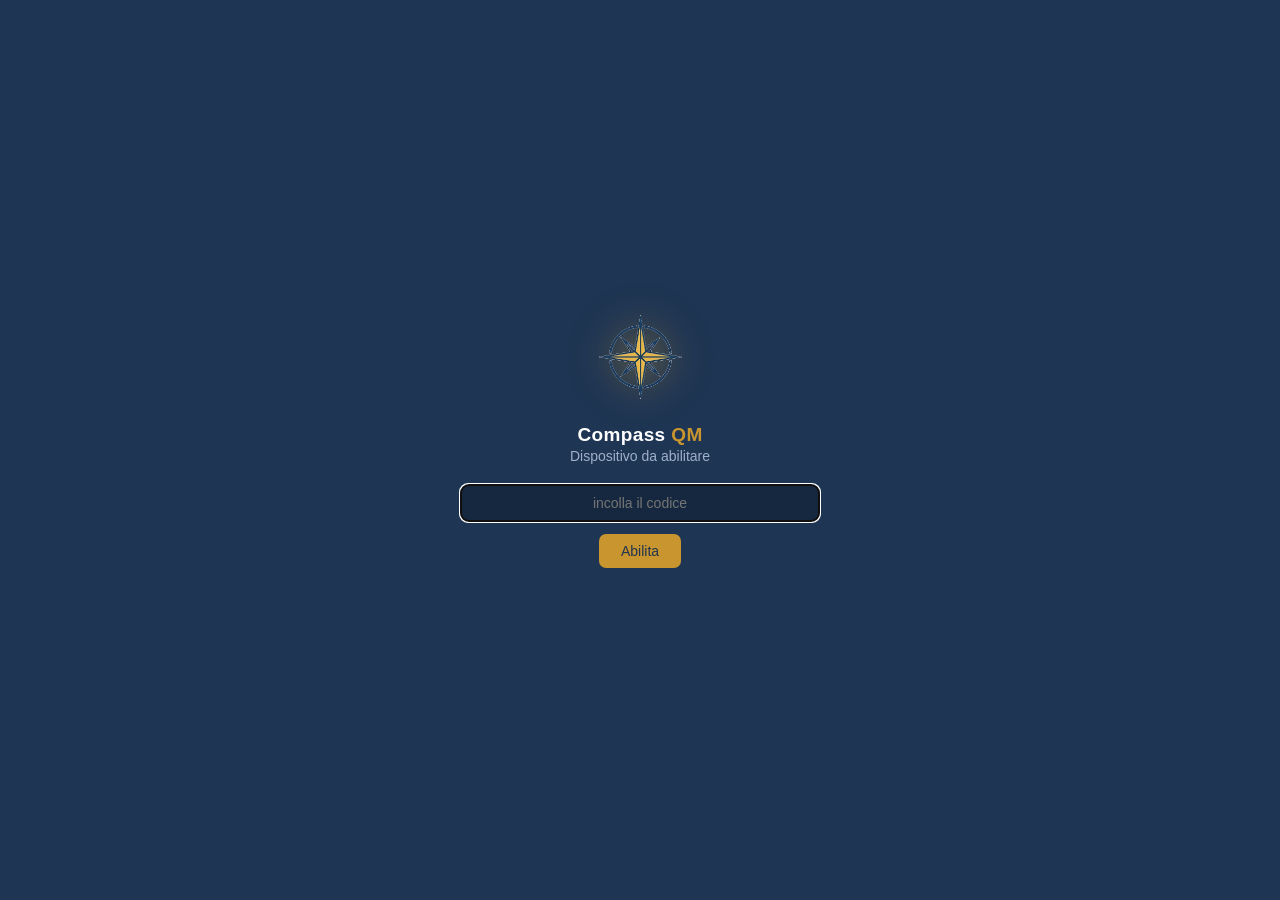
<file: housekeeper.html>
<!DOCTYPE html>
<html lang="it">
<head>
<meta charset="UTF-8">
<meta name="viewport" content="width=device-width, initial-scale=1.0, maximum-scale=1.0">
<meta http-equiv="Cache-Control" content="no-cache, no-store, must-revalidate">
<meta http-equiv="Pragma" content="no-cache">
<meta http-equiv="Expires" content="0">
<meta name="theme-color" content="#1c3a5e">
<title>Housekeeping — Compass QM</title>
<style>
*{box-sizing:border-box;margin:0;padding:0;-webkit-tap-highlight-color:transparent;}
:root{
  color-scheme: light;
  --accent:#1c3a5e;
  --accent2:#2d5a8e;
  --gold:#c9952f;
  --green:#2e7d32;
  --amber:#e65100;
  --red:#c62828;
  --bg:#eef1f5;
  --surface:#f8f9fb;
  --surface2:#e8ecf1;
  --border:#cdd4de;
  --border-light:#dde2ea;
  --text:#0c1f33;
  --text-dim:#4a5568;
  --text-muted:#888;
  --shadow-sm:0 1px 4px rgba(0,0,0,.06);
  --shadow-md:0 3px 10px rgba(0,0,0,.08);
  --shadow-lg:0 6px 20px rgba(0,0,0,.10);
}
body{font-family:-apple-system,BlinkMacSystemFont,'Helvetica Neue',Arial,sans-serif;background:var(--bg);color:var(--text);min-height:100vh;max-width:480px;margin:0 auto;}

/* Header */
.header{background:#1c3a5e;padding:16px 20px 14px;position:sticky;top:0;z-index:10;box-shadow:0 2px 12px rgba(0,0,0,.2);border-bottom:2px solid #c9952f;}
.header-top{display:flex;align-items:center;justify-content:space-between;margin-bottom:12px;}
.header-title{font-size:18px;font-weight:700;color:#fff;}
.header-sub{font-size:11px;color:rgba(255,255,255,.65);margin-top:1px;}
.header-time{font-size:22px;font-weight:700;color:#fff;font-variant-numeric:tabular-nums;}
/* Ultimo aggiornamento dei dati: pillola leggibile (14/11/2026; prima 10px al 55%) */
.h-agg{display:none;align-items:center;margin-top:6px;padding:3px 10px;border-radius:999px;background:rgba(255,255,255,.12);font-size:12px;font-weight:600;color:#fff;line-height:1.3;}
.h-agg.on{display:inline-flex;}
/* Lampeggia all'apertura e a ogni dato nuovo, poi resta ferma (non tutto il tempo: distrae) */
.h-agg.lampo{animation:hAggLampo .9s ease-in-out 10;}
@keyframes hAggLampo{0%,100%{background:rgba(255,255,255,.12);}50%{background:#c9952f;color:#1c3a5e;}}
@media (prefers-reduced-motion:reduce){.h-agg.lampo{animation:none;}}
.header-date{font-size:11px;color:rgba(255,255,255,.7);text-align:right;margin-top:1px;}

/* Day navigator */
.day-nav{display:flex;align-items:center;gap:0;background:rgba(255,255,255,.18);border-radius:10px;overflow:hidden;border:1px solid rgba(255,255,255,.2);}
.day-nav button{background:none;border:none;color:#fff;padding:8px 16px;font-size:20px;cursor:pointer;flex-shrink:0;transition:background .15s;}
.day-nav button:active{background:rgba(255,255,255,.15);}
.day-label-wrap{flex:1;text-align:center;padding:6px 0;}
.day-label-main{font-size:15px;font-weight:700;color:#fff;}
.day-label-sub{font-size:11px;color:rgba(255,255,255,.7);margin-top:1px;}

/* Content */
.content{padding:14px;}


/* Schede per cameriera (06/10/2026) — idea A approvata dal QM */
:root{--hk-part:#c2410c;--hk-part-bg:#fdecdf;--hk-part-br:#f3c2a3;}
.hk-ico{flex-shrink:0;vertical-align:middle;}
.hk-tiles{display:grid;grid-template-columns:repeat(3,1fr);gap:6px;margin-bottom:12px;}
.hk-tile{background:var(--surface);border:1px solid var(--border-light);border-radius:12px;padding:12px 6px;text-align:center;box-shadow:var(--shadow-sm);}
.hk-tile-n{display:flex;align-items:center;justify-content:center;gap:6px;font-size:30px;font-weight:700;line-height:1.1;}
.hk-tile-l{font-size:12px;color:var(--text-dim);margin-top:2px;}
.hk-scheda{background:var(--surface);border:1px solid var(--border-light);border-radius:14px;overflow:hidden;margin-bottom:12px;box-shadow:var(--shadow-sm);}
.hk-scheda-top{display:flex;align-items:stretch;border-bottom:1px solid var(--border-light);}
.hk-scheda-nome{flex:1;padding:12px 14px;min-width:0;}
.hk-scheda-nome b{font-size:17px;color:var(--text);}
.hk-scheda-info{display:flex;align-items:center;gap:10px;flex-wrap:wrap;margin-top:5px;}
.hk-info-ferm{display:inline-flex;align-items:center;gap:5px;font-size:14px;color:var(--text-dim);}
.hk-info-carico{display:inline-flex;align-items:center;gap:5px;font-size:14px;font-weight:700;color:var(--accent);background:var(--accent-bg,#e8f0f8);border-radius:6px;padding:2px 7px;}
.hk-scheda-part{background:var(--hk-part-bg);border-left:1px solid var(--hk-part-br);padding:8px 14px;display:flex;flex-direction:column;align-items:center;justify-content:center;min-width:88px;color:var(--hk-part);}
.hk-scheda-part-n{display:flex;align-items:center;gap:6px;font-size:30px;font-weight:700;line-height:1;}
.hk-scheda-part-l{font-size:10px;font-weight:700;text-transform:uppercase;letter-spacing:.05em;margin-top:3px;}
.hk-scheda-body{padding:11px 14px 13px;}
.hk-sez{display:flex;align-items:center;gap:6px;font-size:11.5px;font-weight:700;text-transform:uppercase;letter-spacing:.05em;margin-bottom:6px;}
.hk-sez.part{color:var(--hk-part);}
.hk-sez.ferm{color:var(--text-dim);margin-top:11px;}
.hk-chips{display:flex;flex-wrap:wrap;gap:6px;}
.hk-chip{display:inline-flex;align-items:center;gap:6px;padding:8px 11px;border-radius:9px;font-weight:700;font-size:17px;}
.hk-chip.part{background:var(--hk-part-bg);border:1px solid var(--hk-part-br);color:var(--hk-part);}
.hk-chip.ferm{background:var(--surface2);border:1px solid var(--border);color:var(--text);}
.hk-legenda{display:flex;flex-wrap:wrap;gap:6px 12px;font-size:10.5px;color:var(--text-dim);margin:12px 2px 4px;}
.hk-legenda span{display:inline-flex;align-items:center;gap:4px;}
/* Today badge */
.today-badge{background:#1c3a5e;color:#fff;font-size:10px;font-weight:700;border-radius:6px;padding:3px 9px;display:inline-block;margin-bottom:10px;letter-spacing:.06em;box-shadow:var(--shadow-sm);border-left:3px solid #c9952f;}

/* Structure section */
.struttura-title{font-size:11px;font-weight:800;color:var(--accent);text-transform:uppercase;letter-spacing:.09em;margin:18px 0 9px;padding-left:10px;border-left:3px solid var(--gold);display:flex;align-items:center;gap:7px;}
.struttura-title:first-of-type{margin-top:0;}
.brand-logo{width:22px;height:22px;object-fit:contain;mix-blend-mode:multiply;flex-shrink:0;}

/* KPI cards */
.kpi-grid{display:grid;grid-template-columns:repeat(3,1fr);gap:10px;margin-bottom:8px;}
.kpi-card{background:var(--surface);border-radius:14px;padding:16px 12px;text-align:center;border:1px solid var(--border-light);box-shadow:var(--shadow-sm);}
.kpi-card.arrivi{border-top:3px solid var(--gold);background:var(--surface);}
.kpi-card.fermate{border-top:3px solid var(--gold);background:var(--surface);}
.kpi-card.partenze{border-top:3px solid var(--red);background:var(--surface);}
.kpi-icon{font-size:22px;margin-bottom:4px;line-height:1;}
.kpi-val{font-size:38px;font-weight:800;line-height:1;margin-bottom:5px;}
.kpi-val.arrivi{color:var(--accent);}
.kpi-val.fermate{color:var(--accent);}
.kpi-val.partenze{color:var(--red);}
.kpi-lbl{font-size:11px;color:var(--text-dim);letter-spacing:.04em;font-weight:500;}

/* No data */
.no-data{background:var(--surface);border-radius:14px;padding:24px;text-align:center;color:var(--text-dim);font-size:14px;border:1px solid var(--border);box-shadow:var(--shadow-sm);}
.no-data-icon{font-size:32px;margin-bottom:8px;}

/* Totale giorno */
.day-total{background:var(--surface);border-radius:14px;padding:16px;margin-top:8px;border:1px solid var(--border);border-top:3px solid var(--gold);box-shadow:var(--shadow-md);}
.day-total-title{font-size:10px;font-weight:800;color:var(--accent);text-transform:uppercase;letter-spacing:.09em;margin-bottom:12px;}
.day-total-grid{display:grid;grid-template-columns:repeat(3,1fr);gap:8px;}
.day-total-item{background:rgba(255,255,255,.8);border-radius:10px;padding:11px 8px;text-align:center;border:1px solid rgba(0,53,128,.08);}
.day-total-val{font-size:28px;font-weight:800;line-height:1;margin-bottom:3px;color:var(--accent);}
.day-total-lbl{font-size:10px;color:var(--text-dim);letter-spacing:.04em;}

/* Loading */
.loading{text-align:center;padding:60px 20px;color:var(--text-dim);}
.spinner{width:28px;height:28px;border:2px solid var(--border);border-top-color:var(--accent);border-radius:50%;animation:spin .7s linear infinite;margin:0 auto 12px;}
@keyframes spin{to{transform:rotate(360deg);}}

/* Preview giorni successivi */
.preview-section{margin-top:14px;}
.preview-title{font-size:10px;font-weight:800;color:var(--text-dim);text-transform:uppercase;letter-spacing:.09em;margin:18px 0 8px;}
.preview-grid{display:grid;grid-template-columns:1fr 1fr;gap:10px;margin-bottom:4px;}
.preview-card{background:var(--surface);border-radius:14px;padding:12px 14px;border:1px solid var(--border-light);margin-bottom:8px;box-shadow:var(--shadow-sm);}
.preview-day{font-size:12px;font-weight:700;color:var(--text);margin-bottom:6px;}
.preview-day-label{font-size:13px;font-weight:700;color:var(--text);margin-bottom:8px;}
.preview-struttura{font-size:10px;font-weight:700;color:var(--text-dim);text-transform:uppercase;letter-spacing:.06em;margin-bottom:5px;display:flex;align-items:center;gap:5px;}
.preview-row{display:flex;justify-content:space-between;font-size:12px;margin-bottom:2px;}
.preview-row .lbl{color:var(--text-dim);}
.preview-row .val{font-weight:700;}
.preview-row-3{display:grid;grid-template-columns:repeat(3,1fr);gap:6px;}
.preview-item{background:var(--surface2);border-radius:8px;padding:8px 6px;text-align:center;border:1px solid var(--border-light);}
.preview-val{font-size:26px;font-weight:700;line-height:1;margin-bottom:2px;}
.preview-lbl{font-size:12px;color:var(--text-dim);}

/* Timestamp */
.update-ts{background:var(--surface2);border-radius:8px;padding:8px 12px;display:flex;align-items:center;gap:8px;margin-top:12px;font-size:11px;color:var(--text-dim);}
.update-ts-dot{width:7px;height:7px;border-radius:50%;background:var(--accent);flex-shrink:0;}

/* Refresh btn */
.refresh-row{text-align:center;padding:16px 0 28px;font-size:12px;color:var(--text-dim);}
.refresh-row a{color:var(--accent);text-decoration:none;font-weight:600;}

/* Room detail card */
.room-detail-card{background:var(--surface);border-radius:14px;padding:12px 14px;margin-top:8px;border:1px solid var(--border-light);box-shadow:var(--shadow-sm);}
.room-section{margin-top:6px;}
.room-section:first-child{margin-top:0;}
.room-section-title{font-size:10px;font-weight:700;text-transform:uppercase;letter-spacing:.06em;margin:6px 0 5px;display:flex;align-items:center;gap:5px;}
.room-section-title.partenza{color:var(--red);}
.room-section-title.arrivo{color:var(--green);}
.room-section-title.doppio{color:var(--amber);}
.room-section-title.fermata{color:var(--accent);opacity:.75;}
.room-chips{display:flex;flex-wrap:wrap;gap:5px;}
.chip{padding:4px 10px;border-radius:8px;font-size:12px;font-weight:700;box-shadow:0 1px 3px rgba(0,0,0,.06);}
.chip.partenza{background:rgba(220,38,38,.10);color:var(--red);border:1px solid rgba(220,38,38,.18);}
.chip.arrivo{background:rgba(26,127,90,.10);color:var(--green);border:1px solid rgba(26,127,90,.18);}
.chip.doppio{background:rgba(180,83,9,.10);color:var(--amber);border:1px solid rgba(180,83,9,.18);}
.chip.fermata{background:rgba(0,53,128,.07);color:var(--accent);border:1px solid rgba(0,53,128,.12);}

/* Per-housekeeper stats */
.hk-stats-box{background:var(--surface);border-radius:12px;padding:10px 14px;margin:6px 0 10px;border:1px solid var(--border);border-top:3px solid var(--gold);box-shadow:var(--shadow-sm);}
.hk-stat-row{display:flex;align-items:center;gap:8px;padding:6px 0;border-bottom:1px solid var(--border-light);}
.hk-stat-row:last-child{border-bottom:none;padding-bottom:0;}
.hk-stat-row:first-child{padding-top:0;}
.hk-stat-name{flex:1;font-size:12px;font-weight:700;color:var(--text);}
.hk-stat-chip{font-size:11px;font-weight:700;padding:3px 9px;border-radius:6px;white-space:nowrap;}
.hk-stat-chip.part{background:rgba(220,38,38,.10);color:var(--red);border:1px solid rgba(220,38,38,.18);}
.hk-stat-chip.ferm{background:rgba(0,53,128,.07);color:var(--accent);border:1px solid rgba(0,53,128,.14);}

/* Card un po' piu' definite (14/11/2026): filo appena piu' scuro e ombra a due strati,
   morbida e bassa. Stessi colori Compass (--accent #1c3a5e come tinta dell'ombra). */
:root{--card-br:#d3dae4;--card-shadow:0 1px 2px rgba(28,58,94,.06),0 4px 14px rgba(28,58,94,.07);}
.hk-tile,.hk-scheda,.kpi-card,.no-data,.preview-card,.room-detail-card{border:1px solid var(--card-br);box-shadow:var(--card-shadow);}
.day-total,.hk-stats-box{border-left-color:var(--card-br);border-right-color:var(--card-br);border-bottom-color:var(--card-br);box-shadow:var(--card-shadow);}
/* Firma in fondo (24/11/2026): copia di .firma di style.css. In questa app i nomi dei due grigi sono scambiati rispetto a Compass: il colore è lo stesso. */
.firma{margin:26px 14px 20px;padding-top:16px;border-top:1px solid var(--border);font-size:11px;line-height:1.7;color:var(--text-dim);text-align:center;}
.firma-marchio{display:block;font-size:12px;font-weight:700;color:var(--text-muted);letter-spacing:-.01em;margin-bottom:3px;}
.firma-marchio span{color:var(--gold);}
</style>
</head>
<body>

<div id="qm-splash" style="position:fixed;inset:0;z-index:99998;background:#1A2E55;display:flex;flex-direction:column;align-items:center;justify-content:center;gap:14px;transition:opacity .5s ease;" onclick="this.style.opacity='0';setTimeout(()=>this.remove(),520);">
  <div style="position:relative;width:150px;height:150px;display:flex;align-items:center;justify-content:center;">
    <div style="position:absolute;width:150px;height:150px;border-radius:50%;border:2.6px solid rgba(201,149,47,.55);animation:qmSplashRing 1.8s ease-out infinite;"></div>
    <svg viewBox="0 0 36 36" width="120" height="120" xmlns="http://www.w3.org/2000/svg">
      <circle cx="18" cy="18" r="16.5" fill="none" stroke="rgba(255,255,255,.45)" stroke-width="1.3"/>
      <g style="animation:qmSplashNeedle 2.2s cubic-bezier(.6,0,.4,1) infinite;transform-origin:18px 18px;">
        <polygon points="18,6 20,18 18,30 16,18" fill="#c9952f"/>
      </g>
      <circle cx="18" cy="18" r="2" fill="rgba(255,255,255,.9)"/>
    </svg>
  </div>
  <div style="font-size:30px;font-weight:500;color:#fff;">Compass <span style="color:#c9952f;">QM</span></div>
  <div style="width:60px;border-top:1px solid rgba(255,255,255,.18);"></div>
  <div style="font-size:22px;color:rgba(255,255,255,.7);">Housekeeping</div>
</div>
<style>
@keyframes qmSplashRing{0%{transform:scale(.6);opacity:.8;}100%{transform:scale(2.4);opacity:0;}}
@keyframes qmSplashNeedle{0%{transform:rotate(0deg);}100%{transform:rotate(360deg);}}
</style>
<script>
(function(){
  var nav=performance.getEntriesByType('navigation')[0];
  var s=document.getElementById('qm-splash');
  if(!s) return;
  var swReload=false;
  try{ if(sessionStorage.getItem('qm_sw_reload')){ swReload=true; sessionStorage.removeItem('qm_sw_reload'); } }catch(e){}
  if(nav && nav.type==='reload' && !swReload){ s.remove(); return; }
  setTimeout(function(){ s.style.opacity='0'; setTimeout(function(){ s.remove(); },520); },3000);
})();
</script>

<div id="qm-maintenance-screen" style="display:none;position:fixed;inset:0;z-index:99999;background:#1A2E55;align-items:center;justify-content:center;flex-direction:column;gap:18px;padding:20px;box-sizing:border-box;text-align:center;">
  <img src="img/compass-stella-chiara.png" alt="Compass" width="90" height="90" style="flex-shrink:0;width:90px;height:90px;object-fit:contain;transform:rotate(22deg);">
  <div>
    <div style="font-size:23px;font-weight:700;color:#fff;">Compass <span style="color:#c9952f;">QM</span></div>
    <div style="font-size:13px;color:rgba(255,255,255,.55);margin-top:5px;white-space:nowrap;">Connected · Automated · Precise</div>
  </div>
  <div style="width:70px;border-top:1px solid rgba(255,255,255,.15);margin:8px 0;"></div>
  <div>
    <div style="font-size:19px;font-weight:600;color:#fff;">Applicazione in aggiornamento</div>
    <div style="font-size:14px;color:rgba(255,255,255,.6);margin-top:18px;line-height:1.6;">Torna operativa a breve.<br>Contatta il Quality Manager per info.</div>
  </div>
</div>

<div class="header">
  <div class="header-top">
    <div style="display:flex;align-items:center;gap:10px;">
      <svg viewBox="0 0 36 36" width="32" height="32" style="flex-shrink:0;" xmlns="http://www.w3.org/2000/svg"><polygon points="18,1 21,13 27,9 23,15 35,18 23,21 27,27 21,23 18,35 15,23 9,27 13,21 1,18 13,15 9,9 15,13" fill="#c9952f"/><polygon points="18,6 20,14 18,12 16,14" fill="rgba(255,255,255,.5)"/><polygon points="18,30 16,22 18,24 20,22" fill="rgba(255,255,255,.25)"/></svg>
      <div>
        <div class="header-title">Housekeeping</div>
        <div class="header-sub">Compass QM · SoulArt · Boutique</div>
        <div id="hDataTs" class="h-agg"></div>
      </div>
    </div>
    <div style="text-align:right;">
      <div class="header-time" id="hTime">--:--</div>
      <div class="header-date" id="hDate">—</div>
    </div>
  </div>
  <div class="day-nav">
    <button onclick="changeDay(-1)">‹</button>
    <div class="day-label-wrap">
      <div class="day-label-main" id="navDayMain">—</div>
      <div class="day-label-sub" id="navDaySub">—</div>
    </div>
    <button onclick="changeDay(1)">›</button>
  </div>
</div>

<div class="content" id="mainContent">
  <div class="loading">
    <div class="spinner"></div>
    Caricamento dati...
  </div>
</div>

<script>
(function(){
  const V='20260818';
  const urlV=new URLSearchParams(location.search).get('v');
  if(urlV!==V) location.replace(location.href.split('?')[0]+'?v='+V);
})();
</script>
<script>
const PROXY='https://anthropic-proxy.qm-d82.workers.dev';

// ── LASCIAPASSARE DI ACCESSO ────────────────────────────────────────────────
// /kv/* del Worker era aperto a chiunque: leggere, scrivere e cancellare tutti i dati di
// Compass senza credenziali (verificato il 02/09/2026). Ora ogni richiesta porta con se' un
// lasciapassare firmato dal Worker, valido sei mesi.
//
// NESSUNO DIGITA PASSWORD. Il dispositivo si abilita aprendo una volta un collegamento con
// #attiva=<lasciapassare>, che si genera da Compass (Impostazioni → Dispositivi) e si manda
// su WhatsApp. Il lasciapassare finisce in localStorage e il collegamento viene ripulito
// dalla barra dell'indirizzo, cosi' non resta nella cronologia condivisa.
//
// Si aggancia a fetch invece di modificare le decine di chiamate esistenti: un punto solo,
// nessuna possibilita' di dimenticarne una. Vale solo per gli indirizzi /kv/ di questo
// Worker; tutto il resto passa intatto.
const QM_PASS_KEY='qm_pass';
let _qmPass='';
try{_qmPass=localStorage.getItem(QM_PASS_KEY)||'';}catch(e){}
// Estrae il lasciapassare da un indirizzo di attivazione. Funzione a se' per poterla
// provare: il resto (localStorage, cronologia) dipende dal browser e non si presta.
function qmEstraiAttiva(indirizzo){
  const m=String(indirizzo||'').match(/[#?&]attiva=([^&#]+)/);
  if(!m)return null;
  try{return decodeURIComponent(m[1])||null;}catch(e){return null;}
}
(function(){
  try{
    const p=qmEstraiAttiva(location.hash+location.search);
    if(!p)return;
    _qmPass=p;
    try{localStorage.setItem(QM_PASS_KEY,_qmPass);}catch(e){}
    // Via dall'indirizzo: un collegamento con dentro il lasciapassare non deve restare
    // nella cronologia ne' finire in uno screenshot.
    try{history.replaceState(null,'',location.pathname);}catch(e){}
  }catch(e){}
})();

// ── ATTIVAZIONE DA DENTRO L'APP ─────────────────────────────────────────────
// Il collegamento ricevuto su WhatsApp si apre in Safari, mentre un'app aggiunta alla
// schermata iniziale ha una memoria tutta sua: il lasciapassare finirebbe in Safari e
// l'app con l'icona resterebbe fuori, cosa di cui ci si accorgerebbe solo il giorno in cui
// si chiude la porta. Per questo l'attivazione deve poter avvenire QUI dentro: si incolla
// il codice ricevuto e basta. Nessuna password, nessun nome utente.
function qmMostraAttivazione(bloccante){
  if(document.getElementById('qm-attiva-box'))return;
  const d=document.createElement('div');
  d.id='qm-attiva-box';
  // Velo PIENO, non trasparente: da una macchina non abilitata non si deve intravedere
  // niente di quello che c'e' sotto — ne' nomi di ospiti ne' numeri. Stessi colori dello
  // splash di Compass, cosi' chi arriva capisce dove si trova e che non e' un guasto.
  d.style.cssText='position:fixed;inset:0;z-index:2147483647;background:#1E3553;display:flex;align-items:center;justify-content:center;padding:18px;font-family:inherit;';
  d.innerHTML='<div style="max-width:360px;width:100%;text-align:center;color:#fff;">'
    +'<img src="img/compass-stella.png" alt="" style="width:96px;height:96px;object-fit:contain;margin-bottom:16px;filter:brightness(1.18) saturate(1.1) drop-shadow(0 0 18px rgba(201,149,47,.5));">'
    +'<div style="font-size:19px;font-weight:600;letter-spacing:.02em;margin-bottom:2px;">Compass <span style="color:#C9952F;">QM</span></div>'
    +'<div style="font-size:14px;color:#9fb0cb;margin-bottom:20px;">Dispositivo da abilitare</div>'
    +'<input id="qm-attiva-campo" type="text" inputmode="text" autocapitalize="off" autocorrect="off" spellcheck="false" placeholder="incolla il codice"'
    +' style="width:100%;padding:10px;border:1px solid #4a5f80;background:#16283f;color:#fff;border-radius:8px;font-size:14px;text-align:center;font-family:inherit;margin-bottom:12px;">'
    +'<div style="display:flex;gap:9px;justify-content:center;">'
    +'<button id="qm-attiva-ok" style="background:#C9952F;color:#20344f;border:none;padding:9px 22px;font-weight:700;border-radius:7px;font-size:14px;font-weight:500;cursor:pointer;font-family:inherit;">Abilita</button>'
    +'</div>'
    +'<div id="qm-attiva-msg" style="font-size:12px;color:#ffb4ae;margin-top:10px;min-height:15px;"></div>'
    +'</div>';
  document.body.appendChild(d);
  const campo=document.getElementById('qm-attiva-campo');
  const msg=document.getElementById('qm-attiva-msg');
  try{campo.focus();}catch(e){}
  document.getElementById('qm-attiva-ok').onclick=function(){
    // Si accetta sia il codice nudo sia il collegamento intero: chi incolla dalla chat
    // spesso porta con se' tutto l'indirizzo, e pretendere la sola parte finale sarebbe
    // un modo sicuro di far sbagliare.
    const v=String(campo.value||'').trim();
    const p=qmEstraiAttiva(v)||v;
    if(!/^\d{10,}\.[A-Za-z0-9_-]{20,}$/.test(p)){msg.textContent='Codice non riconosciuto: incollalo di nuovo, tutto intero.';return;}
    _qmPass=p;
    try{localStorage.setItem(QM_PASS_KEY,p);}catch(e){}
    d.remove();
    location.reload();
  };
}
// All'avvio: se il dispositivo non e' abilitato, si chiede il codice e basta. Il "Più
// tardi" c'era finche' la porta era aperta e si poteva rimandare; dal 05/09/2026 il Worker
// rifiuta chi non ha il lasciapassare, quindi rimandare voleva dire entrare in una pagina
// che non legge niente — e il velo tornava comunque alla prima richiesta rifiutata.
// L'argomento `bloccante` resta: distingue l'avvio dal rifiuto 401, e serve se un domani
// la porta venisse riaperta.
(function(){
  if(_qmPass)return;
  try{
    if(document.readyState==='loading')
      document.addEventListener('DOMContentLoaded',function(){qmMostraAttivazione(false);});
    else qmMostraAttivazione(false);
  }catch(e){}
})();

(function(){
  if(typeof window==='undefined'||!window.fetch||window._qmFetchAgganciata)return;
  const vero=window.fetch.bind(window);
  window._qmFetchAgganciata=true;
  window.fetch=function(risorsa,opz){
    try{
      const u=typeof risorsa==='string'?risorsa:'';
      // Il lasciapassare va su OGNI richiesta al Worker, non solo su /kv/: anche il proxy
      // verso Claude parte da qui, e senza header chiunque conosca l'indirizzo puo' far
      // girare richieste a carico della chiave API. Aggiungerlo dove non serve non fa danni,
      // ometterlo dove serve spegne l'analisi dei PDF.
      if(_qmPass&&u&&u.indexOf(PROXY)===0){
        opz=Object.assign({},opz||{});
        opz.headers=Object.assign({},opz.headers||{},{'X-QM-Pass':_qmPass});
      }
    }catch(e){}
    const r=vero(risorsa,opz);
    // Se il Worker rifiuta (porta chiusa e lasciapassare assente o scaduto), il velo torna
    // e diventa invalicabile: da quel momento l'app non potrebbe comunque lavorare, e
    // lasciar navigare una pagina vuota farebbe solo pensare a un guasto. Succede da solo,
    // senza ripubblicare niente: basta chiudere la porta su Cloudflare.
    try{
      const u2=typeof risorsa==='string'?risorsa:'';
      if(u2&&u2.indexOf('/kv/')>=0&&u2.indexOf(PROXY)===0){
        r.then(function(res){
          if(res&&res.status===401){
            try{localStorage.removeItem(QM_PASS_KEY);}catch(e){}
            _qmPass='';
            try{qmMostraAttivazione(true);}catch(e){}
          }
        }).catch(function(){});
      }
    }catch(e){}
    return r;
  };
})();

// ── SCRITTURE SUL CLOUD ──────────────────────────────────────────────────────
// Il piano gratuito di Cloudflare concede 1.000 scritture al giorno e l'01/09/2026 siamo
// arrivati a 934. Il consumo non veniva da chi lavorava: quest'app riscriveva l'archivio
// delle colazioni ogni dieci minuti, per ogni dispositivo con l'app aperta, quasi sempre
// con dati identici. Qui si ricorda l'ultimo valore scritto per chiave e si salta la
// scrittura se non e' cambiato nulla. Se fallisce si dimentica, altrimenti quel valore non
// verrebbe piu' ritentato.
const _qmKvUltimo={};
// LA SCRITTURA VERA, e deve restare una funzione SEPARATA da qmKvSet. Nella prima versione
// del filtro (01/09/2026) qui c'era `return qmKvSet(key,v)`: la chiamata ricorsiva trovava
// il valore appena memorizzato, tornava subito `Promise.resolve(true)` e la fetch NON
// PARTIVA MAI. Nessun errore da nessuna parte — l'app continuava a salvare in
// localStorage, quindi sul dispositivo sembrava tutto a posto, mentre nessun altro
// dispositivo vedeva piu' niente. Il giro Culligan del 02/09 e' sparito cosi'.
function _qmKvScrivi(key,v){
  return fetch(PROXY+'/kv/set',{method:'POST',headers:{'Content-Type':'application/json'},
    body:JSON.stringify({key:key,value:v})});
}
// Una scrittura che non arriva sul cloud DEVE dirlo a chi sta usando l'app: il dato resta
// su questo dispositivo e nessun altro lo vede, ma l'app continua a funzionare e sembra che
// abbia salvato. E' successo il 02/09/2026 (qmKvSet chiamava se stessa e la scrittura non
// partiva mai) e il 03/09 (tetto giornaliero esaurito): in entrambi i casi il giro era stato
// fatto davvero, e nessuno poteva sapere che non fosse arrivato.
//
// Il cloud non puo' essere avvisato dall'app: se le scritture non passano, non passa nemmeno
// la scrittura che segnalerebbe il guasto. L'unico avviso possibile e' QUI, a chi ha il
// dispositivo in mano. Dal Pannello App il sintomo si vede come dati che non arrivano.
let _qmScrittureFallite=0;
function qmAvvisoScrittura(){
  let el=document.getElementById('qm-avviso-scrittura');
  if(!_qmScrittureFallite){if(el)el.remove();return;}
  if(!el){
    el=document.createElement('div');
    el.id='qm-avviso-scrittura';
    el.style.cssText='position:fixed;top:0;left:0;right:0;z-index:99998;background:#C0352A;color:#fff;padding:9px 14px;font-size:13px;font-weight:600;text-align:center;font-family:inherit;line-height:1.4;';
    document.body.appendChild(el);
  }
  el.textContent=(_qmScrittureFallite===1?'Un dato non è arrivato sul cloud':_qmScrittureFallite+' dati non sono arrivati sul cloud')
    +': restano su questo dispositivo, in albergo non li vedono. Riprova più tardi o avvisa il Quality Manager.';
}
function qmKvSet(key,value){
  const v=typeof value==='string'?value:JSON.stringify(value);
  if(_qmKvUltimo[key]===v)return Promise.resolve(true);
  _qmKvUltimo[key]=v;
  return _qmKvScrivi(key,v)
    .then(r=>{
      if(!r.ok){delete _qmKvUltimo[key];_qmScrittureFallite++;qmAvvisoScrittura();}
      else if(_qmScrittureFallite){_qmScrittureFallite=0;qmAvvisoScrittura();}
      return r.ok;
    })
    .catch(e=>{delete _qmKvUltimo[key];_qmScrittureFallite++;qmAvvisoScrittura();throw e;});
}

async function qmCheckAppStatus(){
  try{
    const r=await fetch(PROXY+'/kv/get?key=qm_app_status',{cache:'no-store'});
    const j=await r.json();
    const st=j&&j.value?JSON.parse(j.value):{};
    const disabled=st.hk===false;
    const scr=document.getElementById('qm-maintenance-screen');
    if(scr)scr.style.display=disabled?'flex':'none';
    document.body.style.overflow=disabled?'hidden':'';
  }catch(e){}
}
qmCheckAppStatus();
document.addEventListener('visibilitychange',()=>{if(document.visibilityState==='visible')qmCheckAppStatus();});
// Il controllo gira solo quando l'app è davvero a schermo: un'app lasciata aperta in
// secondo piano sul telefono leggeva il cloud ogni 30 secondi per settimane, e sono
// letture che nessuno vede (avviso Cloudflare sul tetto KV, 31/08/2026). Il ritorno in
// primo piano lo ricontrolla comunque subito, con il gestore qui sopra: spegnere l'app
// dal Pannello App resta immediato per chi la sta usando.
setInterval(()=>{if(document.visibilityState==='visible')qmCheckAppStatus();},60000);

// ── AGGIORNAMENTO AUTOMATICO DELL'APP ──
// Un'app aperta e mai chiusa continua a usare il codice con cui è stata caricata: sullo
// smartphone può restare settimane nello scorrimento delle app aperte. Il 22/08/2026 una
// copia rimasta aperta ha continuato a riscrivere l'archivio delle colazioni con la regola
// vecchia, ore dopo che la correzione era stata pubblicata — e da qui non c'era modo né di
// accorgersene né di rimediare: spegnere l'app dal Pannello App copre l'interfaccia ma non
// ferma il codice che gira sotto.
//
// Qui si chiede al server se il file di QUESTA pagina è cambiato, confrontando l'ETag (o in
// mancanza la data di ultima modifica): cambia solo quando cambia il contenuto, quindi non
// c'è nessun numero di versione da ricordare di aggiornare. La richiesta è HEAD: scarica le
// intestazioni, non la pagina.
//
// Non ricarica mentre si sta scrivendo in un campo, per non far perdere quello che si sta
// digitando: riproverà al controllo successivo.
// Versione di QUESTO file, aggiornata da strumenti/versione.sh a ogni pubblicazione.
// Serve a rispondere alla domanda che il controllo sull'ETag non sapeva porsi: la pagina
// che sto eseguendo e' davvero l'ultima pubblicata? Leggere la versione del server e
// prenderla come riferimento non basta — se la pagina caricata e' vecchia, il confronto
// parte gia' sbagliato e nessun controllo successivo se ne accorge.
const QM_APP_BUILD='2026-11-24.1';
let _qmVersioneFile=null,_qmVersioneTs=0;

// Ricarica bypassando ogni cache. Il service worker, quando la rete al risveglio non e'
// pronta, ripiega sulla copia salvata: e' cosi' che riaprendo l'app si rivedeva la
// versione vecchia. Un indirizzo mai visto prima non e' in nessuna cache.
// Il segno in sessionStorage impedisce di ricaricare all'infinito se qualcosa non torna.
function _qmRicarica(){
  try{ if(sessionStorage.getItem('qm_ricaricata'))return; sessionStorage.setItem('qm_ricaricata','1'); }catch(e){}
  location.replace(location.pathname+'?v='+Date.now());
}

// All'avvio: confronta la versione scritta dentro questa pagina con quella pubblicata.
async function qmCheckBuild(){
  try{
    const r=await fetch(location.pathname+'?c='+Date.now(),{cache:'no-store'});
    const t=await r.text();
    const m=t.match(/QM_APP_BUILD='([^']+)'/);
    if(m&&m[1]&&m[1]!==QM_APP_BUILD)_qmRicarica();
  }catch(e){}
}
async function qmCheckVersione(){
  // Tre eventi possono chiamarla a raffica (risveglio + fuoco + timer): una verifica ogni
  // 20 secondi basta e avanza, il resto sarebbe traffico inutile sul telefono.
  const ora=Date.now(); if(ora-_qmVersioneTs<20000)return; _qmVersioneTs=ora;
  try{
    const r=await fetch(location.pathname,{method:'HEAD',cache:'no-store'});
    const v=r.headers.get('ETag')||r.headers.get('Last-Modified')||'';
    if(!v)return;                                            // server che non le espone
    if(_qmVersioneFile===null){_qmVersioneFile=v;return;}     // prima lettura: riferimento
    if(v===_qmVersioneFile)return;
    const a=document.activeElement;
    if(a&&/^(INPUT|TEXTAREA|SELECT)$/.test(a.tagName))return; // sta scrivendo: non ora
    location.reload();
  }catch(e){}                                                // rete assente: si riprova
}
qmCheckBuild();
qmCheckVersione();
// Tre risvegli diversi, perche' i telefoni ne usano tre.
//  - visibilitychange: si torna sull'app fra le schede aperte
//  - pageshow con persisted: la pagina era CONGELATA e viene ripristinata. E' il caso di
//    chi chiude l'app dalla schermata iniziale e la riapre: il telefono non ricarica
//    niente, rimette a schermo il DOM di prima, e senza questo evento l'app resterebbe
//    col codice vecchio finche' non si preme aggiorna a mano.
//  - focus: rete assente al risveglio, il controllo fallisce e si riprova al primo fuoco.
document.addEventListener('visibilitychange',()=>{if(document.visibilityState==='visible')qmCheckVersione();});
window.addEventListener('pageshow',e=>{if(e&&e.persisted)qmCheckVersione();});
window.addEventListener('focus',()=>qmCheckVersione());
setInterval(qmCheckVersione,600000);   // ogni 10 minuti
const GIORNI_FULL=['Domenica','Lunedì','Martedì','Mercoledì','Giovedì','Venerdì','Sabato'];
const GIORNI_SHORT=['Dom','Lun','Mar','Mer','Gio','Ven','Sab'];
const MESI=['gennaio','febbraio','marzo','aprile','maggio','giugno','luglio','agosto','settembre','ottobre','novembre','dicembre'];

let soulData=null;
let boutData=null;
let pianoData=null;
let currentIdx=0;
let allDays=[];

const GG_SHORT=['Dom','Lun','Mar','Mer','Gio','Ven','Sab'];
const MM_SHORT=['gen','feb','mar','apr','mag','giu','lug','ago','set','ott','nov','dic'];
// Quando e' arrivato l'ultimo dato: il PIU' RECENTE fra Piano, Prenotazioni e conteggi.
// Prima la didascalia mostrava il segnatempo dei conteggi SA/BH (qm_hk_soul/bout), che
// Compass di proposito NON riscrive se i numeri non cambiano (_hkSalvaDerivato, per non
// consumare scritture): restava fermo al primo caricamento e le cameriere credevano che
// l'app non si aggiornasse, anche se Piano e Prenotazioni erano freschi (28/09/2026).
function hkUltimoAggiornamento(){
  const t=[pianoData&&pianoData._ts,_arriviTs,soulData&&soulData._ts,boutData&&boutData._ts]
    .map(x=>+x||0);
  const m=Math.max.apply(null,t);
  return m>0?m:null;
}

// "Aggiornato oggi alle 08:12" / "ieri alle 18:30" / "gio 12 nov alle 09:05":
// detto a parole, non in sigla.
function hkAggTesto(ts){
  if(!ts)return null;
  const d=new Date(ts),oggi=new Date();oggi.setHours(0,0,0,0);
  const g=new Date(d);g.setHours(0,0,0,0);
  const diff=Math.round((oggi-g)/864e5);
  const ora=String(d.getHours()).padStart(2,'0')+':'+String(d.getMinutes()).padStart(2,'0');
  const quando=diff<=0?'oggi':diff===1?'ieri':GG_SHORT[d.getDay()].toLowerCase()+' '+d.getDate()+' '+MM_SHORT[d.getMonth()];
  return{testo:'Aggiornato '+quando+' alle '+ora};
}

// Clock
function tick(){
  const n=new Date();
  document.getElementById('hTime').textContent=String(n.getHours()).padStart(2,'0')+':'+String(n.getMinutes()).padStart(2,'0');
  document.getElementById('hDate').textContent=GIORNI_FULL[n.getDay()]+' '+n.getDate()+' '+MESI[n.getMonth()];
}
tick();setInterval(tick,10000);

async function fetchKV(key){
  try{
    const res=await fetch(PROXY+'/kv/get?key=qm_hk_'+encodeURIComponent(key));
    const json=await res.json();
    return json.value?JSON.parse(json.value):null;
  }catch(e){return null;}
}
async function fetchKVRaw(key){
  try{
    const res=await fetch(PROXY+'/kv/get?key='+encodeURIComponent(key));
    const json=await res.json();
    return json.value?JSON.parse(json.value):null;
  }catch(e){return null;}
}
function sameDate(d1,d2){
  if(!d1||!d2)return false;
  const norm=s=>s.split('/').map((p,i)=>i<2?p.padStart(2,'0'):p).join('/');
  return norm(d1)===norm(d2);
}
const MATARESE=new Set(['Art 1','Art 2','Art 3','Art 4','Art 5','Art 6','Art 7','Art 10','Art 11','Art 12','Art 22']);
let _arriviBooking = new Set(); // camere Booking.com oggi (arrivi + fermate + partenze)
let _arriviTs = null;            // quando sono stati caricati gli arrivi (file Prenotazioni)

async function _loadArriviBooking(){
  try{
    const r=await fetch(PROXY+'/kv/get?key=qm_arriviData');
    if(!r.ok)return;
    const j=await r.json();
    if(!j||!j.value)return;
    const ad=JSON.parse(j.value);
    if(!ad)return;
    _arriviTs=ad._ts||null;
    const norm=s=>String(s||'').replace(/\s+/g,'').toLowerCase();
    const isBooking=x=>/booking/i.test(x.origine||'');
    (ad.arrivi||[]).forEach(a=>{ if(isBooking(a)) _arriviBooking.add(norm(a.camera)); });
    (ad.fermate||[]).forEach(f=>{ if(isBooking(f)) _arriviBooking.add(norm(f.camera)); });
    (ad.partenze||[]).forEach(p=>{ if(isBooking(p)) _arriviBooking.add(norm(p.camera)); });
  }catch(e){}
}
function splitSoulart(rooms){
  const m={partenze:[],fermate:[],cambi:[]},a={partenze:[],fermate:[],cambi:[]};
  if(!rooms)return{m,a};
  (rooms.cambi||[]).forEach(r=>(MATARESE.has(r)?m:a).cambi.push(r));
  (rooms.partenze||[]).forEach(r=>(MATARESE.has(r)?m:a).partenze.push(r));
  (rooms.fermate||[]).forEach(r=>(MATARESE.has(r)?m:a).fermate.push(r));
  return{m,a};
}
// Conteggi del giorno letti DIRETTAMENTE dal Piano (05/11/2026), come le schede delle
// cameriere: prima le tessere in alto leggevano qm_hk_soul/qm_hk_bout, una copia che Compass
// ricava dal Piano e che puo' restare indietro (SoulArt: 12 camere in alto, 14 nelle schede).
// I conteggi salvati restano solo se del giorno manca il Piano. Cambio = partenza.
function hkContaPiano(...sez){
  let p=0,f=0;
  sez.forEach(s=>{if(!s)return;p+=(s.partenze||[]).length+(s.cambi||[]).length;f+=(s.fermate||[]).length;});
  return{partenze:p,fermate:f};
}
function roomSort(arr){return[...arr].sort((a,b)=>{const na=parseInt(a.replace(/\D/g,''))||0,nb=parseInt(b.replace(/\D/g,''))||0;return na-nb;});}
// ── Schede per cameriera (06/10/2026) ────────────────────────────────────
// Icone a linea come in Compass, al posto delle emoji. Il "carico" è quello di Compass:
// partenza 2, fermata 1; le camere grandi (Art 1, 2, 3, 8, 9, 13) 2,5 e 1,5.
const HK_GRANDI=new Set(['Art 1','Art 2','Art 3','Art 8','Art 9','Art 13']);
const _HK_I={
  partenza:'<path d="M14 4h4a2 2 0 0 1 2 2v12a2 2 0 0 1-2 2h-4"/><path d="M10 16l-4-4 4-4"/><path d="M6 12h10"/>',
  cambio:'<path d="M7 7h11l-3-3"/><path d="M17 17H6l3 3"/>',
  fermata:'<path d="M3 18V8"/><path d="M3 13h18v5"/><path d="M21 13v-2a3 3 0 0 0-3-3h-7v5"/><circle cx="7" cy="10.5" r="1.6"/>',
  camere:'<path d="M3 21V5a2 2 0 0 1 2-2h14a2 2 0 0 1 2 2v16"/><path d="M9 21v-6h6v6"/>',
  carico:'<path d="M12 4v16"/><path d="M7 20h10"/><path d="M4 8h16"/><path d="M1.5 14 4 8l2.5 6a3.5 3.5 0 0 1-5 0Z"/><path d="M17.5 14 20 8l2.5 6a3.5 3.5 0 0 1-5 0Z"/>',
  oggi:'<rect x="3" y="4" width="18" height="17" rx="2"/><path d="M3 9h18M8 2v4M16 2v4"/>'
};
function hkIco(n,z,c){return`<svg class="hk-ico" viewBox="0 0 24 24" width="${z||14}" height="${z||14}" fill="none" stroke="${c||'currentColor'}" stroke-width="2" stroke-linecap="round" stroke-linejoin="round">${_HK_I[n]||''}</svg>`;}
const HK_BK=`<svg class="hk-ico" width="14" height="14" viewBox="0 0 24 24"><rect width="24" height="24" rx="5" fill="#003580"/><text x="6" y="18" font-family="Arial,sans-serif" font-size="16" font-weight="bold" fill="white">B</text></svg>`;
// Il nome come si legge: le camere SoulArt sono già "Art N"; San Liborio per esteso.
function hkNomeCamera(r){return /^lib/i.test(String(r))?'San Liborio':String(r);}
function hkCarico(rooms){
  const w=(r,part)=>HK_GRANDI.has(r)?(part?2.5:1.5):(part?2:1);
  let t=0;
  [...(rooms.cambi||[]),...(rooms.partenze||[])].forEach(r=>{t+=w(r,true);});
  (rooms.fermate||[]).forEach(r=>{t+=w(r,false);});
  return t;
}
const hkNum=n=>String(n).replace('.',',');
function hkTiles(part,ferm){
  return`<div class="hk-tiles">
    <div class="hk-tile"><div class="hk-tile-n" style="color:var(--hk-part);">${hkIco('partenza',22)}${part}</div><div class="hk-tile-l">partenze</div></div>
    <div class="hk-tile"><div class="hk-tile-n">${hkIco('fermata',22)}${ferm}</div><div class="hk-tile-l">fermate</div></div>
    <div class="hk-tile"><div class="hk-tile-n" style="color:var(--accent);">${hkIco('camere',22)}${part+ferm}</div><div class="hk-tile-l">camere</div></div>
  </div>`;
}
// Totale della settimana del Piano per una scheda (come "Totale settimana" del Bilanciamento
// in Compass): partenze (con i cambi), fermate e totale. `chi` sceglie le camere di ogni giorno.
function hkSettimana(chi){
  let p=0,f=0;
  ((pianoData&&pianoData.giorni)||[]).forEach(g=>{
    const r=chi(g);if(!r)return;
    p+=(r.partenze||[]).length+(r.cambi||[]).length;f+=(r.fermate||[]).length;
  });
  return{p,f};
}
function hkScheda(nome,rooms,sett){
  const cambi=rooms.cambi||[],partenze=rooms.partenze||[],fermate=rooms.fermate||[];
  const nP=cambi.length+partenze.length,nF=fermate.length;
  if(!nP&&!nF)return'';
  const normCam=s=>String(s||'').replace(/\s+/g,'').toLowerCase();
  const bk=r=>_arriviBooking.has(normCam(r))?HK_BK:'';
  const chipP=[...roomSort(cambi).map(r=>`<span class="hk-chip part">${hkNomeCamera(r)}${hkIco('cambio',16)}${bk(r)}</span>`),
               ...roomSort(partenze).map(r=>`<span class="hk-chip part">${hkNomeCamera(r)}${hkIco('partenza',16)}${bk(r)}</span>`)].join('');
  const chipF=roomSort(fermate).map(r=>`<span class="hk-chip ferm">${hkNomeCamera(r)}${bk(r)}</span>`).join('');
  return`<div class="hk-scheda">
    <div class="hk-scheda-top">
      <div class="hk-scheda-nome"><b>${nome}</b>
        <div style="font-size:10.5px;font-weight:700;text-transform:uppercase;letter-spacing:.05em;color:var(--text-dim);margin-top:6px;">Indice di carico oggi</div>
        <div class="hk-scheda-info" style="margin-top:3px;"><span class="hk-info-carico">${hkIco('carico',13)}${hkNum(hkCarico(rooms))}</span></div>${sett?`<div style="margin-top:7px;font-size:13px;color:var(--text-dim);"><div style="font-size:10.5px;font-weight:700;text-transform:uppercase;letter-spacing:.05em;color:var(--text-dim);margin-bottom:2px;">Carico settimana</div><b style="color:var(--hk-part);">${sett.p}</b> partenze · <b style="color:var(--text);">${sett.f}</b> fermate · <b style="color:var(--accent);">${sett.p+sett.f}</b> totale</div>`:''}
      </div>
      <div class="hk-scheda-part"><div class="hk-scheda-part-n">${hkIco('partenza',18)}${nP}</div><div class="hk-scheda-part-l">${nP===1?'partenza':'partenze'}</div></div>
    </div>
    <div class="hk-scheda-body">
      <div class="hk-sez part">${hkIco('partenza',12)}Partenze</div>
      <div class="hk-chips">${chipP||'<span style="font-size:12px;color:var(--text-dim);">nessuna</span>'}</div>
      ${chipF?`<div class="hk-sez ferm">${hkIco('fermata',12)}Fermate</div><div class="hk-chips">${chipF}</div>`:''}
    </div>
  </div>`;
}

function parseDate(str){
  // "23/03/2026" → Date
  if(!str)return null;
  const p=str.split('/');
  if(p.length===3)return new Date(parseInt(p[2]),parseInt(p[1])-1,parseInt(p[0]),12,0,0);
  return null;
}

function buildAllDays(){
  // Unisci tutti i giorni unici da soul e bout
  const map={};
  [soulData,boutData].forEach(ds=>{
    if(!ds||!ds.giorni)return;
    ds.giorni.forEach(g=>{
      if(!map[g.data])map[g.data]={data:g.data,label:g.label};
    });
  });
  allDays=Object.values(map).sort((a,b)=>{
    const da=parseDate(a.data),db=parseDate(b.data);
    return da-db;
  });
}

// Giorno scelto con le frecce (23/11/2026): si ricorda la DATA scelta e il giorno in cui è
// stata scelta, non la posizione nell'elenco. Prima si salvava l'indice: un telefono lasciato
// aperto la notte ripartiva la mattina sul giorno di ieri (la posizione restava quella), e
// un caricamento nuovo con un periodo diverso spostava la stessa posizione su un'altra data.
// Il giorno dopo, o se la data non c'è più, si torna a oggi. Copia identica nelle due app.
function _qmGiornoIso(){const d=new Date();return d.getFullYear()+'-'+String(d.getMonth()+1).padStart(2,'0')+'-'+String(d.getDate()).padStart(2,'0');}
function _qmGiornoSalva(chiave,data){try{sessionStorage.setItem(chiave,JSON.stringify({data:data,il:_qmGiornoIso()}));}catch(e){}}
function _qmGiornoIdx(chiave,giorni,ripiego){
  try{
    const s=JSON.parse(sessionStorage.getItem(chiave)||'null');
    if(s&&typeof s==='object'&&s.il===_qmGiornoIso()){
      const i=(giorni||[]).findIndex(d=>d&&d.data===s.data);
      if(i>=0)return i;
    }
  }catch(e){}
  return ripiego();
}
function findTodayIdx(){
  const today=new Date();today.setHours(0,0,0,0);
  let idx=allDays.findIndex(d=>{
    const dd=parseDate(d.data);
    if(!dd)return false;
    dd.setHours(0,0,0,0);
    return dd.getTime()===today.getTime();
  });
  if(idx===-1){
    // Trova il giorno più vicino nel futuro o l'ultimo
    const now=new Date();now.setHours(0,0,0,0);
    idx=allDays.findIndex(d=>{const dd=parseDate(d.data);dd&&dd.setHours(0,0,0,0);return dd>=now;});
    if(idx===-1)idx=allDays.length-1;
  }
  return Math.max(0,idx);
}

function changeDay(dir){
  currentIdx=Math.max(0,Math.min(allDays.length-1,currentIdx+dir));
  _qmGiornoSalva('hk_day_idx',(allDays[currentIdx]||{}).data);
  renderDay();
}

function renderDay(){
  if(!allDays.length){
    document.getElementById('mainContent').innerHTML=`
      <div class="no-data"><div class="no-data-icon">📋</div>Nessun dato disponibile.<br>Il responsabile non ha ancora caricato i report.</div>`;
    return;
  }
  const day=allDays[currentIdx];
  const today=new Date();today.setHours(0,0,0,0);
  const dayDate=parseDate(day.data);dayDate&&dayDate.setHours(0,0,0,0);
  const isToday=dayDate&&dayDate.getTime()===today.getTime();
  const isPast=dayDate&&dayDate<today;

  // Aggiorna navigatore
  document.getElementById('navDayMain').textContent=day.label;
  document.getElementById('navDaySub').textContent=isToday?'Oggi':isPast?'Passato':'Prossimo';

  // Timestamp nell'header
  const tsEl=document.getElementById('hDataTs');
  if(tsEl){
    const t=hkAggTesto(hkUltimoAggiornamento());
    // Lampeggia solo quando la scritta cambia (apertura o dato nuovo), non a ogni giro di giorno
    const nuovo=t&&tsEl.textContent!==t.testo;
    tsEl.textContent=t?t.testo:'';
    tsEl.classList.toggle('on',!!t);
    if(nuovo){tsEl.classList.remove('lampo');void tsEl.offsetWidth;tsEl.classList.add('lampo');}
  }
  let html='';
  if(isToday)html+=`<div class="today-badge" style="display:inline-flex;align-items:center;gap:5px;">${hkIco('oggi',12,'#fff')}OGGI</div>`;

  let totArrivi=0,totFermate=0,totPartenze=0;
  const pianoDay=pianoData&&pianoData.giorni?pianoData.giorni.find(g=>sameDate(g.data,day.data)):null;
  // San Liborio (06/10/2026): resta alle cameriere interne, quindi sta con la SoulArt,
  // fra le camere delle "Altre housekeeper". Prima stava col Boutique, che ora fa la ditta.
  const libPiano=pianoDay?(pianoDay.liborio||{partenze:[],fermate:[],cambi:[]}):{partenze:[],fermate:[],cambi:[]};
  const libPartenze=(libPiano.partenze||[]).length+(libPiano.cambi||[]).length,libFermate=(libPiano.fermate||[]).length;
  // SoulArt
  const soulDay=soulData?.giorni?.find(g=>sameDate(g.data,day.data));
  html+=`<div class="struttura-title"><img src="img/logo-soulart.png" class="brand-logo" alt="SoulArt">SoulArt Hotel - San Liborio</div>`;
  if(pianoDay||soulDay){
    const cP=pianoDay?hkContaPiano(pianoDay.soulart,libPiano):null;
    const sP=cP?cP.partenze:soulDay.partenze+libPartenze,sF=cP?cP.fermate:soulDay.fermate+libFermate;
    totArrivi+=soulDay?soulDay.arrivi:0;totFermate+=sF;totPartenze+=sP;
    html+=hkTiles(sP,sF);
  } else {
    html+=`<div class="no-data" style="padding:16px;font-size:13px;">Nessun dato per questo giorno</div>`;
  }
  if(pianoDay){
    const{m,a}=splitSoulart(pianoDay.soulart);
    ['cambi','partenze','fermate'].forEach(k=>{a[k]=[...(a[k]||[]),...(libPiano[k]||[])];});
    const _libDi=g=>g.liborio||{};
    const settM=hkSettimana(g=>splitSoulart(g.soulart).m);
    const settA=hkSettimana(g=>{const x=splitSoulart(g.soulart).a,l=_libDi(g);return{partenze:[...x.partenze,...(l.partenze||[])],cambi:[...x.cambi,...(l.cambi||[])],fermate:[...x.fermate,...(l.fermate||[])]};});
    html+=hkScheda('Matarese',m,settM)+hkScheda('Altre housekeeper',a,settA);
  }

  // Boutique: camere 200, della ditta esterna
  const boutDay=boutData?.giorni?.find(g=>sameDate(g.data,day.data));
  html+=`<div class="struttura-title"><img src="img/logo-boutique.png" class="brand-logo" alt="Boutique">Boutique Hotel</div>`;
  if(pianoDay||boutDay){
    const cB=pianoDay?hkContaPiano(pianoDay.boutique):boutDay;
    totArrivi+=boutDay?boutDay.arrivi:0;totFermate+=cB.fermate;totPartenze+=cB.partenze;
    html+=hkTiles(cB.partenze,cB.fermate);
  } else {
    html+=`<div class="no-data" style="padding:16px;font-size:13px;">Nessun dato per questo giorno</div>`;
  }
  if(pianoDay){
    html+=hkScheda('Ditta esterna',{cambi:[...(pianoDay.boutique?.cambi||[])],partenze:[...(pianoDay.boutique?.partenze||[])],fermate:[...(pianoDay.boutique?.fermate||[])]},hkSettimana(g=>g.boutique));
  }

  // Preview prossimi 2 giorni
  const nextDays=allDays.slice(currentIdx+1,currentIdx+3);
  if(nextDays.length){
    html+=`<div class="preview-title">Prossimi giorni</div>`;
    nextDays.forEach(nd=>{
      // San Liborio con la SoulArt anche nell'anteprima (i conteggi SoulArt non lo includono).
      const ndP=pianoData&&pianoData.giorni?pianoData.giorni.find(g=>sameDate(g.data,nd.data)):null;
      const ndL=(ndP&&ndP.liborio)||{};
      const sd0=soulData&&soulData.giorni?soulData.giorni.find(g=>g.data===nd.data):null;
      const sd=ndP?hkContaPiano(ndP.soulart,ndL):sd0?{fermate:sd0.fermate+(ndL.fermate||[]).length,partenze:sd0.partenze+(ndL.partenze||[]).length+(ndL.cambi||[]).length}:null;
      const bd=ndP?hkContaPiano(ndP.boutique):(boutData&&boutData.giorni?boutData.giorni.find(g=>g.data===nd.data):null);
      html+=`<div class="preview-card"><div class="preview-day">${nd.label}</div>`;
      // SoulArt
      html+=`<div class="preview-struttura"><img src="img/logo-soulart.png" class="brand-logo" alt="SoulArt">SoulArt Hotel - San Liborio</div>`;
      if(sd){
        const t=sd.fermate+sd.partenze;
        html+=`<div class="preview-row-3">
          <div class="preview-item"><div class="preview-val" style="color:var(--accent);">${sd.fermate}</div><div class="preview-lbl" style="display:flex;align-items:center;justify-content:center;gap:4px;">${hkIco('fermata',11)}Fermate</div></div>
          <div class="preview-item"><div class="preview-val" style="color:var(--accent);">${sd.partenze}</div><div class="preview-lbl" style="display:flex;align-items:center;justify-content:center;gap:4px;">${hkIco('partenza',11,'var(--hk-part)')}Partenze</div></div>
          <div class="preview-item"><div class="preview-val" style="color:var(--accent);">${t}</div><div class="preview-lbl">Totale</div></div>
        </div>`;
      } else {
        html+=`<div style="font-size:12px;color:var(--text-dim);padding:4px 0 6px;">Nessun dato</div>`;
      }
      // Boutique
      html+=`<div class="preview-struttura" style="margin-top:8px;"><img src="img/logo-boutique.png" class="brand-logo" alt="Boutique">Boutique Hotel</div>`;
      if(bd){
        const t=bd.fermate+bd.partenze;
        html+=`<div class="preview-row-3">
          <div class="preview-item"><div class="preview-val" style="color:var(--accent);">${bd.fermate}</div><div class="preview-lbl" style="display:flex;align-items:center;justify-content:center;gap:4px;">${hkIco('fermata',11)}Fermate</div></div>
          <div class="preview-item"><div class="preview-val" style="color:var(--accent);">${bd.partenze}</div><div class="preview-lbl" style="display:flex;align-items:center;justify-content:center;gap:4px;">${hkIco('partenza',11,'var(--hk-part)')}Partenze</div></div>
          <div class="preview-item"><div class="preview-val" style="color:var(--accent);">${t}</div><div class="preview-lbl">Totale</div></div>
        </div>`;
      } else {
        html+=`<div style="font-size:12px;color:var(--text-dim);padding:4px 0;">Nessun dato</div>`;
      }
      html+=`</div>`;
    });
  }

  html+=`<div class="refresh-row"><a href="javascript:loadAll()">↻ Aggiorna ora</a></div>`;

  document.getElementById('mainContent').innerHTML=html;
}


async function loadAll(){
  document.getElementById('mainContent').innerHTML=`<div class="loading"><div class="spinner"></div>Caricamento...</div>`;
  [soulData,boutData,pianoData]=await Promise.all([fetchKV('soul'),fetchKV('bout'),fetchKVRaw('qm_piano')]);
  await _loadArriviBooking();
  // Salva in localStorage per persistenza
  try{if(soulData)localStorage.setItem('hk_soul_cache',JSON.stringify(soulData));}catch(e){}
  try{if(boutData)localStorage.setItem('hk_bout_cache',JSON.stringify(boutData));}catch(e){}
  try{if(pianoData)localStorage.setItem('hk_piano_cache',JSON.stringify(pianoData));}catch(e){}
  buildAllDays();
  // Ripristina giorno selezionato o vai a oggi
  currentIdx=_qmGiornoIdx('hk_day_idx',allDays,findTodayIdx);
  renderDay();
}

// Carica prima da cache locale poi aggiorna dal cloud
try{
  const sc=localStorage.getItem('hk_soul_cache');
  const bc=localStorage.getItem('hk_bout_cache');
  const pc=localStorage.getItem('hk_piano_cache');
  if(sc)soulData=JSON.parse(sc);
  if(bc)boutData=JSON.parse(bc);
  if(pc)pianoData=JSON.parse(pc);
  if(soulData||boutData){
    buildAllDays();
    currentIdx=_qmGiornoIdx('hk_day_idx',allDays,findTodayIdx);
    renderDay();
  }
}catch(e){}
// Poi aggiorna dal cloud in background
loadAll();
// Auto-refresh ogni 10 minuti
setInterval(loadAll,10*60*1000);
// Contatore accessi
// Il registro degli accessi (qm_hk_access / qm_bkf_access / qm_dvr_access) e' stato
// rimosso il 04/09/2026. Scriveva sul cloud a ogni apertura dell'app — una lettura e una
// scrittura — un dato che la dashboard non legge piu' da luglio, quando la sezione
// "accessi per dispositivo" fu tolta perche' non si era rivelata utile. Restava solo il
// codice che scriveva, e consumava il tetto giornaliero delle scritture (1.000) senza che
// nessuno guardasse mai il risultato. Se un domani servisse contare gli accessi, va
// ripensato: non un contatore riscritto da ogni dispositivo a ogni apertura.

</script>
<script>
// Wake Lock — schermo sempre attivo
(async function(){
  let wakeLock=null;
  async function requestWakeLock(){
    if(!('wakeLock' in navigator))return;
    try{ wakeLock=await navigator.wakeLock.request('screen'); }catch(e){}
  }
  document.addEventListener('visibilitychange',()=>{
    if(document.visibilityState==='visible') requestWakeLock();
  });
  requestWakeLock();
})();

if ('serviceWorker' in navigator) {
  navigator.serviceWorker.register('./sw.js').then(reg => {
    // Controlla aggiornamenti ad ogni apertura
    reg.update();
    // Quando il nuovo SW è pronto, ricarica la pagina automaticamente
    reg.addEventListener('updatefound', () => {
      const newSW = reg.installing;
      newSW.addEventListener('statechange', () => {
        if (newSW.state === 'activated') { try{sessionStorage.setItem('qm_sw_reload','1');}catch(e){} location.reload(); }
      });
    });
  }).catch(() => {});
}
</script>

<!-- Firma in fondo (24/11/2026, il QM: «il footer ovunque»): stessa in Compass e in tutte le app. -->
<div class="firma">
  <span class="firma-marchio">Compass <span>QM</span></span>
  Housekeeping fa parte della Suite Compass QM, interamente ideata e creata dal Quality Manager Pierpaolo Presta. Per esclusivo uso interno.
</div>
</body>
</html>
</file>
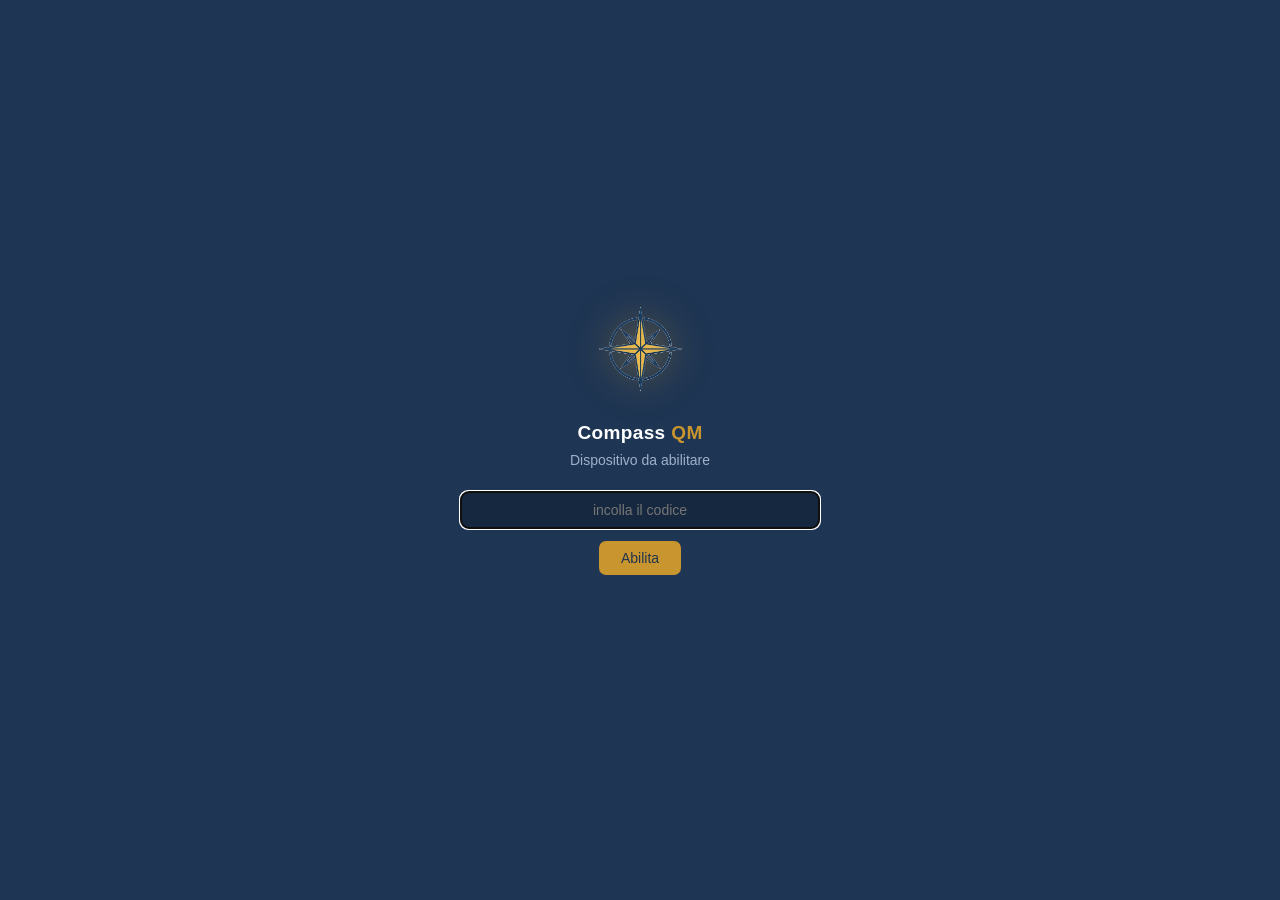
<file: inventory.html>
<!DOCTYPE html>
<html lang="it">
<head>
  <meta charset="UTF-8">
  <meta name="viewport" content="width=device-width, initial-scale=1, maximum-scale=1, user-scalable=no">
  <meta name="theme-color" content="#1c3a5e">
  <meta http-equiv="Cache-Control" content="no-cache, no-store, must-revalidate">
  <meta http-equiv="Pragma" content="no-cache">
  <title>Inventario — Compass QM</title>
  <style>
    :root {
      --bg: #eef1f5; --surface: #f8f9fb; --surface2: #e8ecf1;
      --border: #cdd4de; --border-light: #dde2ea;
      --text: #0c1f33; --text-muted: #4a5568; --text-dim: #888880;
      --accent: #1c3a5e; --accent-bg: #e8f0f8; --gold: #c9952f; --gold-bg: #fef5e7;
      --blue: #1565c0; --blue-bg: #e3f2fd;
      --green: #2e7d32; --green-bg: #e8f5e9;
      --red: #c62828; --red-bg: #ffebee;
      --amber: #e65100; --amber-bg: #fff3e0;
      --fs-base: 16px; --fs-sm: 14px; --fs-xs: 13px; --fs-xxs: 11px;
    }
    * { box-sizing: border-box; margin: 0; padding: 0; -webkit-tap-highlight-color: transparent; }
    body {
      background: var(--bg); color: var(--text);
      font-family: -apple-system, BlinkMacSystemFont, 'Segoe UI', Roboto, 'Helvetica Neue', sans-serif;
      font-size: var(--fs-base); line-height: 1.5;
      min-height: 100vh; min-height: 100dvh;
    }

    /* ── Header ── */
    .app-header {
      background: #1c3a5e; border-bottom: 2px solid #c9952f;
      padding: 12px 16px 0; position: sticky; top: 0; z-index: 100;
      box-shadow: 0 2px 12px rgba(0,0,0,.2);
    }
    .header-top { display: flex; align-items: center; justify-content: space-between; margin-bottom: 10px; }
    .header-title { font-size: 16px; font-weight: 700; color: #fff; letter-spacing: -.01em; display: flex; align-items: center; gap: 8px; }
    .sync-row { display: flex; align-items: center; gap: 5px; }
    .sync-dot { width: 8px; height: 8px; border-radius: 50%; background: rgba(255,255,255,.4); flex-shrink: 0; }
    .sync-label { font-size: 10px; color: rgba(255,255,255,.6); }

    /* ── Warehouse tabs ── */
    .wh-tabs { display: flex; }
    .wh-tab {
      flex: 1; padding: 8px 10px; text-align: center;
      font-size: var(--fs-sm); font-weight: 600; color: rgba(255,255,255,.55);
      cursor: pointer; border-bottom: 3px solid transparent; transition: all .15s;
      user-select: none;
    }
    .wh-tab.active { color: #fff; border-bottom-color: #c9952f; }

    /* ── Nav tabs ── */
    .nav-tabs {
      display: flex; background: rgba(0,0,0,.2);
      border-bottom: 1px solid rgba(255,255,255,.1);
    }
    .nav-tab {
      flex: 1; padding: 9px 6px; text-align: center;
      font-size: var(--fs-xxs); font-weight: 700; color: rgba(255,255,255,.5);
      cursor: pointer; text-transform: uppercase; letter-spacing: .06em;
      border-bottom: 2px solid transparent; transition: all .15s; user-select: none;
    }
    .nav-tab.active { color: #fff; border-bottom-color: #c9952f; }

    /* ── HW Scanner bar ── */
    .hw-scan-bar {
      display: flex; align-items: center; gap: 8px;
      padding: 8px 16px 10px; background: rgba(0,0,0,.15);
    }
    .hw-scan-input {
      flex: 1; border: 1.5px solid var(--border); border-radius: 8px;
      padding: 9px 12px; font-size: var(--fs-sm); background: var(--bg);
      color: var(--text); outline: none; font-family: inherit;
      transition: border-color .15s;
    }
    .hw-scan-input:focus { border-color: var(--accent); background: #fff; }
    .hw-scan-input::placeholder { color: var(--text-dim); }
    .hw-scan-dot {
      width: 10px; height: 10px; border-radius: 50%;
      background: var(--text-dim); flex-shrink: 0; transition: background .2s;
    }
    .hw-scan-dot.on { background: var(--green); box-shadow: 0 0 0 3px var(--green-bg); }
    .hw-quick-btn {
      flex-shrink: 0; padding: 7px 11px; border-radius: 8px; border: 1.5px solid var(--border);
      background: var(--bg); color: var(--text-muted); font-size: var(--fs-xs);
      font-weight: 700; cursor: pointer; white-space: nowrap; transition: all .15s;
      font-family: inherit;
    }
    .hw-quick-btn.active {
      background: var(--green-bg); border-color: var(--green); color: var(--green);
    }

    /* ── Content ── */
    .content { padding-bottom: 90px; }

    /* ── Search ── */
    .search-wrap { padding: 10px 14px 0; }
    .search-input { font-family: inherit; }
    .search-input {
      width: 100%; padding: 9px 12px;
      border: 1px solid var(--border); border-radius: 9px;
      font-size: var(--fs-sm); background: var(--surface);
      color: var(--text); outline: none;
    }
    .search-input:focus { border-color: var(--accent); }

    /* ── Section header ── */
    .section-hdr {
      padding: 14px 14px 4px;
      font-size: var(--fs-xxs); color: var(--text-dim);
      text-transform: uppercase; letter-spacing: .08em; font-weight: 700;
    }

    /* ── Stock list ── */
    .stock-list, .move-list, .catalog-list { padding: 10px 14px; }
    .stock-item {
      background: var(--surface); border: 1px solid var(--border-light);
      border-radius: 10px; padding: 12px 14px; margin-bottom: 8px;
      cursor: pointer; transition: border-color .12s;
    }
    .stock-item:active { border-color: var(--accent); }
    .stock-item-row { display: flex; align-items: center; justify-content: space-between; }
    .stock-item-name { font-size: var(--fs-sm); font-weight: 600; }
    .stock-item-sub { font-size: var(--fs-xxs); color: var(--text-dim); margin-top: 2px; }
    .stock-qty-wrap { text-align: right; }
    .stock-qty { font-size: 20px; font-weight: 700; line-height: 1; }
    .stock-qty.neg { color: var(--red); }
    .stock-qty.low { color: var(--amber); }
    .stock-qty.ok  { color: var(--green); }
    .stock-unit { font-size: var(--fs-xxs); color: var(--text-dim); margin-top: 1px; }

    /* ── Move list ── */

    .move-item {
      display: flex; align-items: center; gap: 10px;
      padding: 10px 14px; background: var(--surface);
      border: 1px solid var(--border-light); border-radius: 9px; margin-bottom: 6px;
    }
    .move-badge {
      width: 34px; height: 34px; border-radius: 9px;
      display: flex; align-items: center; justify-content: center;
      font-size: 15px; flex-shrink: 0;
    }
    .move-badge.init { background: var(--accent-bg); }
    .move-badge.in   { background: var(--green-bg); }
    .move-badge.out  { background: var(--red-bg); }
    .move-info { flex: 1; min-width: 0; }
    .move-name { font-size: var(--fs-xs); font-weight: 600; white-space: nowrap; overflow: hidden; text-overflow: ellipsis; }
    .move-ts   { font-size: var(--fs-xxs); color: var(--text-dim); margin-top: 1px; }
    .move-qty  { font-size: var(--fs-sm); font-weight: 700; flex-shrink: 0; }
    .move-qty.init { color: var(--accent); }
    .move-qty.in   { color: var(--green); }
    .move-qty.out  { color: var(--red); }

    /* ── Catalog list ── */

    .catalog-item {
      display: flex; align-items: center; gap: 10px;
      padding: 10px 14px; background: var(--surface);
      border: 1px solid var(--border-light); border-radius: 9px; margin-bottom: 6px;
    }
    .catalog-info { flex: 1; min-width: 0; }
    .catalog-name { font-size: var(--fs-sm); font-weight: 600; }
    .catalog-sub { display: flex; align-items: center; gap: 6px; margin-top: 2px; }
    .catalog-barcode {
      font-size: 10px; font-family: monospace;
      background: var(--surface2); padding: 1px 6px;
      border-radius: 4px; color: var(--text-dim);
    }
    .catalog-unit { font-size: var(--fs-xxs); color: var(--text-dim); }
    .catalog-edit {
      background: none; border: none; font-size: 16px;
      cursor: pointer; padding: 6px; color: var(--text-dim);
    }

    /* ── Empty state ── */
    .empty-state {
      padding: 52px 24px; text-align: center; color: var(--text-dim);
    }
    .empty-icon { font-size: 44px; margin-bottom: 12px; }
    .empty-text { font-size: var(--fs-sm); line-height: 1.6; }

    /* ── Movement bottom-sheet ── */
    .modal-backdrop {
      position: fixed; inset: 0; background: rgba(0,0,0,.5);
      z-index: 500; display: none; align-items: flex-end;
    }
    .modal-backdrop.open { display: flex; }
    .modal-sheet {
      width: 100%; background: var(--surface);
      border-radius: 18px 18px 0 0; padding: 6px 18px 40px;
      max-height: 92dvh; overflow-y: auto;
    }
    .sheet-handle {
      width: 38px; height: 4px; border-radius: 2px;
      background: var(--border); margin: 10px auto 14px;
    }
    .sheet-title { font-size: 16px; font-weight: 700; margin-bottom: 16px; }

    /* ── Form ── */
    .form-group { margin-bottom: 14px; }
    .form-label {
      display: block; font-size: var(--fs-xxs); color: var(--text-dim);
      text-transform: uppercase; letter-spacing: .06em; margin-bottom: 5px; font-weight: 700;
    }
    .form-input {
      width: 100%; padding: 10px 12px;
      border: 1px solid var(--border); border-radius: 9px;
      font-size: var(--fs-sm); background: var(--bg);
      color: var(--text); outline: none;
    }
    .form-input:focus { border-color: var(--accent); }
    .known-product-box {
      padding: 10px 13px; background: var(--accent-bg);
      border-radius: 9px; margin-bottom: 14px; display: none;
    }
    .known-product-box .lbl { font-size: var(--fs-xxs); color: var(--text-dim); margin-bottom: 2px; }
    .known-product-box .name { font-size: var(--fs-sm); font-weight: 700; }
    .known-product-box .bc { font-size: var(--fs-xxs); color: var(--text-dim); margin-top: 2px; font-family: monospace; }

    /* ── Operation selector ── */
    .op-selector { display: flex; gap: 7px; }
    .op-btn {
      flex: 1; padding: 10px 6px; border: 1.5px solid var(--border);
      border-radius: 9px; background: var(--surface2);
      font-size: var(--fs-xs); font-weight: 600; cursor: pointer;
      text-align: center; transition: all .12s; user-select: none;
      display: flex; align-items: center; justify-content: center; gap: 5px;
    }
    .op-btn.sel-init { border-color: var(--accent); background: var(--accent-bg); color: var(--accent); }
    .op-btn.sel-in   { border-color: var(--green);  background: var(--green-bg);  color: var(--green); }
    .op-btn.sel-out  { border-color: var(--red);    background: var(--red-bg);    color: var(--red); }

    /* ── Unit chips ── */
    .unit-chips { display: flex; flex-wrap: wrap; gap: 6px; margin-top: 6px; }
    .unit-chip {
      padding: 5px 12px; border: 1.5px solid var(--border);
      border-radius: 20px; font-size: var(--fs-xs); font-weight: 600;
      cursor: pointer; background: var(--surface2); color: var(--text-muted);
      user-select: none; transition: all .12s;
    }
    .unit-chip.active { border-color: var(--accent); background: var(--accent-bg); color: var(--accent); }

    /* ── Quantity stepper ── */
    .qty-row { display: flex; align-items: center; gap: 10px; }
    .qty-btn {
      width: 44px; height: 44px; border-radius: 10px; border: 1.5px solid var(--border);
      background: var(--surface2); font-size: 22px; font-weight: 300;
      cursor: pointer; display: flex; align-items: center; justify-content: center;
      flex-shrink: 0; user-select: none; color: var(--text);
    }
    .qty-btn:active { background: var(--border); }

    /* ── Buttons ── */
    .btn-primary {
      width: 100%; padding: 13px; background: var(--accent); color: #fff;
      border: none; border-radius: 8px; font-size: var(--fs-sm); font-family: inherit;
      font-weight: 600; letter-spacing: .3px; cursor: pointer; margin-top: 6px;
    }
    .btn-ghost {
      width: 100%; padding: 11px; background: none;
      color: var(--text-muted); border: 1px solid var(--border); font-family: inherit;
      border-radius: 8px; font-size: var(--fs-sm); cursor: pointer; margin-top: 8px;
    }

    /* ── Toast ── */
    .toast {
      position: fixed; bottom: 96px; left: 50%; transform: translateX(-50%);
      background: var(--text); color: var(--bg); padding: 10px 22px;
      border-radius: 22px; font-size: var(--fs-xs); font-weight: 600;
      z-index: 1000; opacity: 0; transition: opacity .25s;
      white-space: nowrap; pointer-events: none;
    }
    .toast.show { opacity: 1; }

    /* ── Offline banner ── */
    .offline-banner {
      display: none; position: sticky; top: 0; z-index: 200;
      background: var(--amber); color: #fff;
      padding: 7px 16px; font-size: var(--fs-xs); font-weight: 600;
      text-align: center; letter-spacing: .01em;
    }
    .offline-banner.show { display: block; }
    /* ── Stile Compass (25/11/2026, QM: «adegua a Compass»): stessa composizione di Inventari e
       Ordini in Compass — riga oro maiuscola + titolo, elenchi in una scheda con righe tratteggiate,
       cerchi navy col bordo oro, pulsanti tondi; icone disegnate al posto delle emoji. ── */
    .hero { padding: 16px 16px 2px; }
    .hk { font-size: 11px; font-weight: 700; color: var(--gold); text-transform: uppercase; letter-spacing: .1em; }
    .ht { font-size: 21px; font-weight: 700; letter-spacing: -.01em; color: var(--text); margin-top: 1px; }
    .scheda { background: var(--surface); border: 1px solid var(--border-light); border-radius: 12px;
      padding: 4px 14px; box-shadow: 0 1px 4px rgba(0,0,0,.05); margin-bottom: 12px; }
    .scheda-t { padding: 10px 0 2px; }
    .scheda-t b { display: block; font-size: 15px; }
    .scheda-t span { font-size: 12px; color: var(--text-muted); }
    .riga { display: flex; align-items: center; gap: 10px; padding: 11px 0; border-bottom: 1px dashed var(--border-light); }
    .riga:last-child { border-bottom: none; }
    .riga.tocca { cursor: pointer; }
    .riga.tocca:active { background: var(--accent-bg); }
    .riga-info { flex: 1; min-width: 0; }
    .riga-n { font-size: var(--fs-sm); font-weight: 600; }
    .riga-s { font-size: 12px; color: var(--text-muted); margin-top: 1px; }
    .cod { font-family: ui-monospace, Menlo, monospace; font-size: 11px; color: var(--text-dim); }
    .num { font-size: 20px; font-weight: 700; color: var(--accent); line-height: 1; text-align: right; font-variant-numeric: tabular-nums; }
    .num small { display: block; font-size: 11px; font-weight: 400; color: var(--text-dim); margin-top: 3px; }
    .num.zero { color: var(--text-dim); }
    .num.neg { color: var(--red); }
    .q { font-size: var(--fs-sm); font-weight: 700; white-space: nowrap; color: var(--text); }
    .tn { width: 26px; height: 26px; border-radius: 50%; background: var(--accent); border: 2px solid var(--gold);
      color: #fff; display: inline-flex; align-items: center; justify-content: center; flex-shrink: 0; }
    .tn svg { width: 13px; height: 13px; }
    .gt { display: flex; align-items: center; gap: 8px; font-size: 11px; font-weight: 700; color: var(--text-dim);
      text-transform: uppercase; letter-spacing: .07em; padding: 10px 0 2px; }
    .gc { font-size: 11px; color: var(--accent); background: var(--accent-bg); border-radius: 9px; padding: 0 7px; letter-spacing: 0; }
    .tondo { width: 30px; height: 30px; border-radius: 50%; background: var(--accent-bg); border: 1px solid var(--border);
      color: var(--accent); display: inline-flex; align-items: center; justify-content: center; cursor: pointer; flex-shrink: 0; padding: 0; }
    .tondo svg { width: 13px; height: 13px; }
    .tondo.del:active { background: var(--red); color: #fff; }
    .tondo:active { background: var(--accent); color: #fff; }
    .vuoto-c { width: 56px; height: 56px; border-radius: 50%; background: var(--accent); border: 3px solid var(--gold);
      display: inline-flex; align-items: center; justify-content: center; margin-bottom: 12px; color: #fff; }
    .vuoto-c svg { width: 24px; height: 24px; }
    .altre { display: block; margin: 0 auto 12px; font-family: inherit; font-size: 13px; font-weight: 600; color: var(--accent);
      background: none; border: 1px solid var(--border); border-radius: 20px; padding: 6px 16px; cursor: pointer; }
    .ico { width: 14px; height: 14px; vertical-align: -2px; }
  /* Firma in fondo (24/11/2026): copia di .firma di style.css. In questa app i nomi dei due grigi sono gli stessi di Compass: il colore è lo stesso. */
.firma{margin:26px 16px 24px;padding-top:16px;border-top:1px solid var(--border);font-size:11px;line-height:1.7;color:var(--text-muted);text-align:center;}
.firma-marchio{display:block;font-size:12px;font-weight:700;color:var(--text-dim);letter-spacing:-.01em;margin-bottom:3px;}
.firma-marchio span{color:var(--gold);}
</style>
</head>
<body>

<div id="qm-splash" style="position:fixed;inset:0;z-index:99998;background:#1A2E55;display:flex;flex-direction:column;align-items:center;justify-content:center;gap:14px;transition:opacity .5s ease;" onclick="this.style.opacity='0';setTimeout(()=>this.remove(),520);">
  <div style="position:relative;width:150px;height:150px;display:flex;align-items:center;justify-content:center;">
    <div style="position:absolute;width:150px;height:150px;border-radius:50%;border:2.6px solid rgba(201,149,47,.55);animation:qmSplashRing 1.8s ease-out infinite;"></div>
    <svg viewBox="0 0 36 36" width="120" height="120" xmlns="http://www.w3.org/2000/svg">
      <circle cx="18" cy="18" r="16.5" fill="none" stroke="rgba(255,255,255,.45)" stroke-width="1.3"/>
      <g style="animation:qmSplashNeedle 2.2s cubic-bezier(.6,0,.4,1) infinite;transform-origin:18px 18px;">
        <polygon points="18,6 20,18 18,30 16,18" fill="#c9952f"/>
      </g>
      <circle cx="18" cy="18" r="2" fill="rgba(255,255,255,.9)"/>
    </svg>
  </div>
  <div style="font-size:30px;font-weight:500;color:#fff;">Compass <span style="color:#c9952f;">QM</span></div>
  <div style="width:60px;border-top:1px solid rgba(255,255,255,.18);"></div>
  <div style="font-size:22px;color:rgba(255,255,255,.7);">Inventari Detersivi</div>
</div>
<style>
@keyframes qmSplashRing{0%{transform:scale(.6);opacity:.8;}100%{transform:scale(2.4);opacity:0;}}
@keyframes qmSplashNeedle{0%{transform:rotate(0deg);}100%{transform:rotate(360deg);}}
</style>
<script>
(function(){
  var nav=performance.getEntriesByType('navigation')[0];
  var s=document.getElementById('qm-splash');
  if(!s) return;
  var swReload=false;
  try{ if(sessionStorage.getItem('qm_sw_reload')){ swReload=true; sessionStorage.removeItem('qm_sw_reload'); } }catch(e){}
  if(nav && nav.type==='reload' && !swReload){ s.remove(); return; }
  setTimeout(function(){ s.style.opacity='0'; setTimeout(function(){ s.remove(); },520); },3000);
})();
</script>

<div id="qm-maintenance-screen" style="display:none;position:fixed;inset:0;z-index:99999;background:#1A2E55;align-items:center;justify-content:center;flex-direction:column;gap:18px;padding:20px;box-sizing:border-box;text-align:center;">
  <img src="img/compass-stella-chiara.png" alt="Compass" width="90" height="90" style="flex-shrink:0;width:90px;height:90px;object-fit:contain;transform:rotate(22deg);">
  <div>
    <div style="font-size:23px;font-weight:700;color:#fff;">Compass <span style="color:#c9952f;">QM</span></div>
    <div style="font-size:13px;color:rgba(255,255,255,.55);margin-top:5px;white-space:nowrap;">Connected · Automated · Precise</div>
  </div>
  <div style="width:70px;border-top:1px solid rgba(255,255,255,.15);margin:8px 0;"></div>
  <div>
    <div style="font-size:19px;font-weight:600;color:#fff;">Applicazione in aggiornamento</div>
    <div style="font-size:14px;color:rgba(255,255,255,.6);margin-top:18px;line-height:1.6;">Torna operativa a breve.<br>Contatta il Quality Manager per info.</div>
  </div>
</div>

<!-- Offline banner -->
<div class="offline-banner" id="offlineBanner">Nessuna connessione — i dati vengono salvati localmente e sincronizzati al ripristino</div>

<!-- Header -->
<div class="app-header">
  <div class="header-top">
    <div class="header-title">
      <svg viewBox="0 0 36 36" width="22" height="22" style="flex-shrink:0;" xmlns="http://www.w3.org/2000/svg"><polygon points="18,1 21,13 27,9 23,15 35,18 23,21 27,27 21,23 18,35 15,23 9,27 13,21 1,18 13,15 9,9 15,13" fill="#c9952f"/><polygon points="18,6 20,14 18,12 16,14" fill="rgba(255,255,255,.5)"/><polygon points="18,30 16,22 18,24 20,22" fill="rgba(255,255,255,.25)"/></svg>
      Inventario Detersivi
    </div>
    <div class="sync-row">
      <div class="sync-dot" id="syncDot"></div>
      <span class="sync-label" id="syncLabel">—</span>
    </div>
  </div>
  <div class="wh-tabs">
    <div class="wh-tab active" id="tab-sa" onclick="setWarehouse('sa')">SoulArt Hotel</div>
    <div class="wh-tab" id="tab-ar" onclick="setWarehouse('ar')">Art Resort</div>
  </div>
  <!-- Nav tabs inside header so they stick together -->
  <div class="nav-tabs">
    <div class="nav-tab active" id="ntab-stock"   onclick="setNavTab('stock')">Stock</div>
    <div class="nav-tab"        id="ntab-moves"   onclick="setNavTab('moves')">Movimenti</div>
    <div class="nav-tab"        id="ntab-catalog" onclick="setNavTab('catalog')">Catalogo</div>
  </div>
  <div class="hw-scan-bar">
    <div class="hw-scan-dot" id="hwScanDot"></div>
    <input id="hwScanInput" class="hw-scan-input" type="text"
      placeholder="Scanner pronto — scansiona il codice…"
      autocomplete="off" autocorrect="off" autocapitalize="off" spellcheck="false"
      inputmode="none"
      onkeydown="if(event.key==='Enter'){_hwProcess();event.preventDefault();}">
    <button class="hw-quick-btn" id="hwQuickBtn" onclick="_hwToggleQuick()" title="Modalità rapida: +1/-1 senza conferma"><svg class="ico" viewBox="0 0 24 24" fill="none" stroke="currentColor" stroke-width="2" stroke-linecap="round" stroke-linejoin="round"><path d="M13 2L4 14h7l-1 8 9-12h-7z"/></svg> Rapido</button>
  </div>
</div>

<!-- Content -->
<div class="content">

  <!-- STOCK -->
  <div id="view-stock">
    <div class="hero"><div class="hk" id="stockK"></div><div class="ht" id="stockT"></div></div>
    <div class="search-wrap">
      <input class="search-input" type="search" id="stockSearch" placeholder="Cerca prodotto…" oninput="renderStock()">
    </div>
    <div class="stock-list" id="stockList"></div>
  </div>

  <!-- MOVES -->
  <div id="view-moves" style="display:none;">
    <div class="hero"><div class="hk" id="movesK"></div><div class="ht">Entrate e uscite</div></div>
    <div class="search-wrap">
      <input class="search-input" type="search" id="movesSearch" placeholder="Cerca prodotto…" oninput="renderMoves()">
    </div>
    <div class="move-list" id="moveList"></div>
  </div>

  <!-- CATALOG -->
  <div id="view-catalog" style="display:none;">
    <div class="hero"><div class="hk" id="catK"></div><div class="ht" id="catT"></div></div>
    <div class="search-wrap" style="display:flex;gap:8px;align-items:center;">
      <input class="search-input" type="search" id="catalogSearch" placeholder="Cerca…" oninput="renderCatalog()" style="flex:1;">
      <button class="btn-primary" onclick="openManualNewProduct()" style="width:auto;padding:9px 14px;white-space:nowrap;margin-top:0;">+ Nuovo</button>
    </div>
    <div class="catalog-list" id="catalogList"></div>
  </div>

</div>

<!-- Movement bottom-sheet -->
<div class="modal-backdrop" id="moveModal" onclick="if(event.target===this)closeMoveModal()">
  <div class="modal-sheet">
    <div class="sheet-handle"></div>
    <div class="sheet-title" id="sheetTitle">Movimento</div>

    <!-- New product fields -->
    <div class="form-group" id="newBarcodeWrap" style="display:none;">
      <label class="form-label">Codice a barre</label>
      <input class="form-input" type="text" id="newBarcode" placeholder="lascia vuoto se non disponibile" inputmode="numeric" autocomplete="off">
    </div>
    <div class="form-group" id="newNameWrap" style="display:none;">
      <label class="form-label">Nome prodotto</label>
      <input class="form-input" type="text" id="newName" placeholder="es. Detersivo piatti 5L…" autocomplete="off">
    </div>
    <div class="form-group" id="newUnitWrap" style="display:none;">
      <label class="form-label">Unità di misura</label>
      <div class="unit-chips">
        <div class="unit-chip" onclick="pickUnit('pz')">pz</div>
        <div class="unit-chip" onclick="pickUnit('L')">L</div>
        <div class="unit-chip" onclick="pickUnit('kg')">kg</div>
        <div class="unit-chip" onclick="pickUnit('flacone')">flacone</div>
        <div class="unit-chip" onclick="pickUnit('conf')">conf</div>
        <div class="unit-chip" onclick="pickUnit('sacco')">sacco</div>
        <div class="unit-chip" onclick="pickUnit('bot')">bot</div>
      </div>
      <input class="form-input" type="text" id="newUnit" placeholder="o scrivi…" autocomplete="off" style="margin-top:8px;" oninput="syncUnitChips(this.value)">
    </div>

    <!-- Known product info -->
    <div class="known-product-box" id="knownBox">
      <div class="lbl">Prodotto rilevato</div>
      <div class="name" id="knownName"></div>
      <div class="bc" id="knownBarcode"></div>
    </div>

    <!-- Operation type -->
    <div class="form-group">
      <label class="form-label">Operazione</label>
      <div class="op-selector">
        <div class="op-btn"         id="opInit" onclick="setOp('init')"><svg class="ico" viewBox="0 0 24 24" fill="none" stroke="currentColor" stroke-width="2" stroke-linecap="round" stroke-linejoin="round"><rect x="5" y="4" width="14" height="17" rx="2"/><path d="M9 4V3h6v1M9 11h6M9 15h4"/></svg> Giacenza</div>
        <div class="op-btn"         id="opIn"   onclick="setOp('in')"><svg class="ico" viewBox="0 0 24 24" fill="none" stroke="currentColor" stroke-width="2.2" stroke-linecap="round" stroke-linejoin="round"><path d="M12 19V5M5 12l7-7 7 7"/></svg> Carico</div>
        <div class="op-btn sel-out" id="opOut"  onclick="setOp('out')"><svg class="ico" viewBox="0 0 24 24" fill="none" stroke="currentColor" stroke-width="2.2" stroke-linecap="round" stroke-linejoin="round"><path d="M12 5v14M19 12l-7 7-7-7"/></svg> Scarico</div>
      </div>
    </div>

    <!-- Quantity -->
    <div class="form-group">
      <label class="form-label">Quantità <span id="unitHint" style="font-weight:400;text-transform:none;letter-spacing:0;color:var(--text-muted);"></span></label>
      <div class="qty-row">
        <button class="qty-btn" onclick="stepQty(-1)">−</button>
        <input class="form-input" type="number" id="moveQty" placeholder="0" min="0" step="1"
               style="font-size:24px;font-weight:700;text-align:center;flex:1;">
        <button class="qty-btn" onclick="stepQty(1)">+</button>
      </div>
    </div>

    <!-- Note (nascoste) -->
    <div style="margin-bottom:10px;">
      <span onclick="toggleNote()" style="font-size:var(--fs-xxs);color:var(--text-dim);cursor:pointer;user-select:none;">＋ Aggiungi nota</span>
      <div id="noteWrap" style="display:none;margin-top:6px;">
        <input class="form-input" type="text" id="moveNote" placeholder="es. Fornitura settimanale…" autocomplete="off">
      </div>
    </div>

    <button class="btn-primary" onclick="saveMove()">Salva movimento</button>
    <button class="btn-ghost" onclick="closeMoveModal()">Annulla</button>
  </div>
</div>

<!-- Edit product modal -->
<div class="modal-backdrop" id="editProductModal" onclick="if(event.target===this)closeEditProductModal()">
  <div class="modal-sheet">
    <div class="sheet-handle"></div>
    <div class="sheet-title">Modifica prodotto</div>
    <input type="hidden" id="editProductOldBc">
    <div class="form-group">
      <label class="form-label">Nome prodotto</label>
      <input class="form-input" type="text" id="editProductName" placeholder="es. Detersivo piatti 5L…" autocomplete="off">
    </div>
    <div class="form-group">
      <label class="form-label">Unità di misura</label>
      <input class="form-input" type="text" id="editProductUnit" placeholder="es. L · kg · pz · flacone…" autocomplete="off">
    </div>
    <div class="form-group">
      <label class="form-label">Codice a barre</label>
      <input class="form-input" type="text" id="editProductBc" placeholder="es. 8001234567890" inputmode="numeric" autocomplete="off">
      <div style="font-size:var(--fs-xxs);color:var(--text-dim);margin-top:4px;">Modifica solo se il codice è stato scansionato in modo errato</div>
    </div>
    <button class="btn-primary" onclick="saveEditProduct()">Salva modifiche</button>
    <button class="btn-ghost" onclick="closeEditProductModal()">Annulla</button>
  </div>
</div>

<!-- Toast -->
<div class="toast" id="toast"></div>

<script>
'use strict';

// ── Config ──────────────────────────────────────────────────────────────────
const PROXY = 'https://anthropic-proxy.qm-d82.workers.dev';

// ── LASCIAPASSARE DI ACCESSO ────────────────────────────────────────────────
// /kv/* del Worker era aperto a chiunque: leggere, scrivere e cancellare tutti i dati di
// Compass senza credenziali (verificato il 02/09/2026). Ora ogni richiesta porta con se' un
// lasciapassare firmato dal Worker, valido sei mesi.
//
// NESSUNO DIGITA PASSWORD. Il dispositivo si abilita aprendo una volta un collegamento con
// #attiva=<lasciapassare>, che si genera da Compass (Impostazioni → Dispositivi) e si manda
// su WhatsApp. Il lasciapassare finisce in localStorage e il collegamento viene ripulito
// dalla barra dell'indirizzo, cosi' non resta nella cronologia condivisa.
//
// Si aggancia a fetch invece di modificare le decine di chiamate esistenti: un punto solo,
// nessuna possibilita' di dimenticarne una. Vale solo per gli indirizzi /kv/ di questo
// Worker; tutto il resto passa intatto.
const QM_PASS_KEY='qm_pass';
let _qmPass='';
try{_qmPass=localStorage.getItem(QM_PASS_KEY)||'';}catch(e){}
// Estrae il lasciapassare da un indirizzo di attivazione. Funzione a se' per poterla
// provare: il resto (localStorage, cronologia) dipende dal browser e non si presta.
function qmEstraiAttiva(indirizzo){
  const m=String(indirizzo||'').match(/[#?&]attiva=([^&#]+)/);
  if(!m)return null;
  try{return decodeURIComponent(m[1])||null;}catch(e){return null;}
}
(function(){
  try{
    const p=qmEstraiAttiva(location.hash+location.search);
    if(!p)return;
    _qmPass=p;
    try{localStorage.setItem(QM_PASS_KEY,_qmPass);}catch(e){}
    // Via dall'indirizzo: un collegamento con dentro il lasciapassare non deve restare
    // nella cronologia ne' finire in uno screenshot.
    try{history.replaceState(null,'',location.pathname);}catch(e){}
  }catch(e){}
})();

// ── ATTIVAZIONE DA DENTRO L'APP ─────────────────────────────────────────────
// Il collegamento ricevuto su WhatsApp si apre in Safari, mentre un'app aggiunta alla
// schermata iniziale ha una memoria tutta sua: il lasciapassare finirebbe in Safari e
// l'app con l'icona resterebbe fuori, cosa di cui ci si accorgerebbe solo il giorno in cui
// si chiude la porta. Per questo l'attivazione deve poter avvenire QUI dentro: si incolla
// il codice ricevuto e basta. Nessuna password, nessun nome utente.
function qmMostraAttivazione(bloccante){
  if(document.getElementById('qm-attiva-box'))return;
  const d=document.createElement('div');
  d.id='qm-attiva-box';
  // Velo PIENO, non trasparente: da una macchina non abilitata non si deve intravedere
  // niente di quello che c'e' sotto — ne' nomi di ospiti ne' numeri. Stessi colori dello
  // splash di Compass, cosi' chi arriva capisce dove si trova e che non e' un guasto.
  d.style.cssText='position:fixed;inset:0;z-index:2147483647;background:#1E3553;display:flex;align-items:center;justify-content:center;padding:18px;font-family:inherit;';
  d.innerHTML='<div style="max-width:360px;width:100%;text-align:center;color:#fff;">'
    +'<img src="img/compass-stella.png" alt="" style="width:96px;height:96px;object-fit:contain;margin-bottom:16px;filter:brightness(1.18) saturate(1.1) drop-shadow(0 0 18px rgba(201,149,47,.5));">'
    +'<div style="font-size:19px;font-weight:600;letter-spacing:.02em;margin-bottom:2px;">Compass <span style="color:#C9952F;">QM</span></div>'
    +'<div style="font-size:14px;color:#9fb0cb;margin-bottom:20px;">Dispositivo da abilitare</div>'
    +'<input id="qm-attiva-campo" type="text" inputmode="text" autocapitalize="off" autocorrect="off" spellcheck="false" placeholder="incolla il codice"'
    +' style="width:100%;padding:10px;border:1px solid #4a5f80;background:#16283f;color:#fff;border-radius:8px;font-size:14px;text-align:center;font-family:inherit;margin-bottom:12px;">'
    +'<div style="display:flex;gap:9px;justify-content:center;">'
    +'<button id="qm-attiva-ok" style="background:#C9952F;color:#20344f;border:none;padding:9px 22px;font-weight:700;border-radius:7px;font-size:14px;font-weight:500;cursor:pointer;font-family:inherit;">Abilita</button>'
    +'</div>'
    +'<div id="qm-attiva-msg" style="font-size:12px;color:#ffb4ae;margin-top:10px;min-height:15px;"></div>'
    +'</div>';
  document.body.appendChild(d);
  const campo=document.getElementById('qm-attiva-campo');
  const msg=document.getElementById('qm-attiva-msg');
  try{campo.focus();}catch(e){}
  document.getElementById('qm-attiva-ok').onclick=function(){
    // Si accetta sia il codice nudo sia il collegamento intero: chi incolla dalla chat
    // spesso porta con se' tutto l'indirizzo, e pretendere la sola parte finale sarebbe
    // un modo sicuro di far sbagliare.
    const v=String(campo.value||'').trim();
    const p=qmEstraiAttiva(v)||v;
    if(!/^\d{10,}\.[A-Za-z0-9_-]{20,}$/.test(p)){msg.textContent='Codice non riconosciuto: incollalo di nuovo, tutto intero.';return;}
    _qmPass=p;
    try{localStorage.setItem(QM_PASS_KEY,p);}catch(e){}
    d.remove();
    location.reload();
  };
}
// All'avvio: se il dispositivo non e' abilitato, si chiede il codice e basta. Il "Più
// tardi" c'era finche' la porta era aperta e si poteva rimandare; dal 05/09/2026 il Worker
// rifiuta chi non ha il lasciapassare, quindi rimandare voleva dire entrare in una pagina
// che non legge niente — e il velo tornava comunque alla prima richiesta rifiutata.
// L'argomento `bloccante` resta: distingue l'avvio dal rifiuto 401, e serve se un domani
// la porta venisse riaperta.
(function(){
  if(_qmPass)return;
  try{
    if(document.readyState==='loading')
      document.addEventListener('DOMContentLoaded',function(){qmMostraAttivazione(false);});
    else qmMostraAttivazione(false);
  }catch(e){}
})();

(function(){
  if(typeof window==='undefined'||!window.fetch||window._qmFetchAgganciata)return;
  const vero=window.fetch.bind(window);
  window._qmFetchAgganciata=true;
  window.fetch=function(risorsa,opz){
    try{
      const u=typeof risorsa==='string'?risorsa:'';
      // Il lasciapassare va su OGNI richiesta al Worker, non solo su /kv/: anche il proxy
      // verso Claude parte da qui, e senza header chiunque conosca l'indirizzo puo' far
      // girare richieste a carico della chiave API. Aggiungerlo dove non serve non fa danni,
      // ometterlo dove serve spegne l'analisi dei PDF.
      if(_qmPass&&u&&u.indexOf(PROXY)===0){
        opz=Object.assign({},opz||{});
        opz.headers=Object.assign({},opz.headers||{},{'X-QM-Pass':_qmPass});
      }
    }catch(e){}
    const r=vero(risorsa,opz);
    // Se il Worker rifiuta (porta chiusa e lasciapassare assente o scaduto), il velo torna
    // e diventa invalicabile: da quel momento l'app non potrebbe comunque lavorare, e
    // lasciar navigare una pagina vuota farebbe solo pensare a un guasto. Succede da solo,
    // senza ripubblicare niente: basta chiudere la porta su Cloudflare.
    try{
      const u2=typeof risorsa==='string'?risorsa:'';
      if(u2&&u2.indexOf('/kv/')>=0&&u2.indexOf(PROXY)===0){
        r.then(function(res){
          if(res&&res.status===401){
            try{localStorage.removeItem(QM_PASS_KEY);}catch(e){}
            _qmPass='';
            try{qmMostraAttivazione(true);}catch(e){}
          }
        }).catch(function(){});
      }
    }catch(e){}
    return r;
  };
})();

// ── SCRITTURE SUL CLOUD ──────────────────────────────────────────────────────
// Il piano gratuito di Cloudflare concede 1.000 scritture al giorno e l'01/09/2026 siamo
// arrivati a 934. Il consumo non veniva da chi lavorava: quest'app riscriveva l'archivio
// delle colazioni ogni dieci minuti, per ogni dispositivo con l'app aperta, quasi sempre
// con dati identici. Qui si ricorda l'ultimo valore scritto per chiave e si salta la
// scrittura se non e' cambiato nulla. Se fallisce si dimentica, altrimenti quel valore non
// verrebbe piu' ritentato.
const _qmKvUltimo={};
// LA SCRITTURA VERA, e deve restare una funzione SEPARATA da qmKvSet. Nella prima versione
// del filtro (01/09/2026) qui c'era `return qmKvSet(key,v)`: la chiamata ricorsiva trovava
// il valore appena memorizzato, tornava subito `Promise.resolve(true)` e la fetch NON
// PARTIVA MAI. Nessun errore da nessuna parte — l'app continuava a salvare in
// localStorage, quindi sul dispositivo sembrava tutto a posto, mentre nessun altro
// dispositivo vedeva piu' niente. Il giro Culligan del 02/09 e' sparito cosi'.
function _qmKvScrivi(key,v){
  return fetch(PROXY+'/kv/set',{method:'POST',headers:{'Content-Type':'application/json'},
    body:JSON.stringify({key:key,value:v})});
}
// Una scrittura che non arriva sul cloud DEVE dirlo a chi sta usando l'app: il dato resta
// su questo dispositivo e nessun altro lo vede, ma l'app continua a funzionare e sembra che
// abbia salvato. E' successo il 02/09/2026 (qmKvSet chiamava se stessa e la scrittura non
// partiva mai) e il 03/09 (tetto giornaliero esaurito): in entrambi i casi il giro era stato
// fatto davvero, e nessuno poteva sapere che non fosse arrivato.
//
// Il cloud non puo' essere avvisato dall'app: se le scritture non passano, non passa nemmeno
// la scrittura che segnalerebbe il guasto. L'unico avviso possibile e' QUI, a chi ha il
// dispositivo in mano. Dal Pannello App il sintomo si vede come dati che non arrivano.
let _qmScrittureFallite=0;
function qmAvvisoScrittura(){
  let el=document.getElementById('qm-avviso-scrittura');
  if(!_qmScrittureFallite){if(el)el.remove();return;}
  if(!el){
    el=document.createElement('div');
    el.id='qm-avviso-scrittura';
    el.style.cssText='position:fixed;top:0;left:0;right:0;z-index:99998;background:#C0352A;color:#fff;padding:9px 14px;font-size:13px;font-weight:600;text-align:center;font-family:inherit;line-height:1.4;';
    document.body.appendChild(el);
  }
  el.textContent=(_qmScrittureFallite===1?'Un dato non è arrivato sul cloud':_qmScrittureFallite+' dati non sono arrivati sul cloud')
    +': restano su questo dispositivo, in albergo non li vedono. Riprova più tardi o avvisa il Quality Manager.';
}
function qmKvSet(key,value){
  const v=typeof value==='string'?value:JSON.stringify(value);
  if(_qmKvUltimo[key]===v)return Promise.resolve(true);
  _qmKvUltimo[key]=v;
  return _qmKvScrivi(key,v)
    .then(r=>{
      if(!r.ok){delete _qmKvUltimo[key];_qmScrittureFallite++;qmAvvisoScrittura();}
      else if(_qmScrittureFallite){_qmScrittureFallite=0;qmAvvisoScrittura();}
      return r.ok;
    })
    .catch(e=>{delete _qmKvUltimo[key];_qmScrittureFallite++;qmAvvisoScrittura();throw e;});
}

async function qmCheckAppStatus(){
  try{
    const r=await fetch(PROXY+'/kv/get?key=qm_app_status',{cache:'no-store'});
    const j=await r.json();
    const st=j&&j.value?JSON.parse(j.value):{};
    const disabled=st.inv===false;
    const scr=document.getElementById('qm-maintenance-screen');
    if(scr)scr.style.display=disabled?'flex':'none';
    document.body.style.overflow=disabled?'hidden':'';
  }catch(e){}
}
qmCheckAppStatus();
document.addEventListener('visibilitychange',()=>{if(document.visibilityState==='visible')qmCheckAppStatus();});
// Il controllo gira solo quando l'app è davvero a schermo: un'app lasciata aperta in
// secondo piano sul telefono leggeva il cloud ogni 30 secondi per settimane, e sono
// letture che nessuno vede (avviso Cloudflare sul tetto KV, 31/08/2026). Il ritorno in
// primo piano lo ricontrolla comunque subito, con il gestore qui sopra: spegnere l'app
// dal Pannello App resta immediato per chi la sta usando.
setInterval(()=>{if(document.visibilityState==='visible')qmCheckAppStatus();},60000);

// ── AGGIORNAMENTO AUTOMATICO DELL'APP ──
// Un'app aperta e mai chiusa continua a usare il codice con cui è stata caricata: sullo
// smartphone può restare settimane nello scorrimento delle app aperte. Il 22/08/2026 una
// copia rimasta aperta ha continuato a riscrivere l'archivio delle colazioni con la regola
// vecchia, ore dopo che la correzione era stata pubblicata — e da qui non c'era modo né di
// accorgersene né di rimediare: spegnere l'app dal Pannello App copre l'interfaccia ma non
// ferma il codice che gira sotto.
//
// Qui si chiede al server se il file di QUESTA pagina è cambiato, confrontando l'ETag (o in
// mancanza la data di ultima modifica): cambia solo quando cambia il contenuto, quindi non
// c'è nessun numero di versione da ricordare di aggiornare. La richiesta è HEAD: scarica le
// intestazioni, non la pagina.
//
// Non ricarica mentre si sta scrivendo in un campo, per non far perdere quello che si sta
// digitando: riproverà al controllo successivo.
// Versione di QUESTO file, aggiornata da strumenti/versione.sh a ogni pubblicazione.
// Serve a rispondere alla domanda che il controllo sull'ETag non sapeva porsi: la pagina
// che sto eseguendo e' davvero l'ultima pubblicata? Leggere la versione del server e
// prenderla come riferimento non basta — se la pagina caricata e' vecchia, il confronto
// parte gia' sbagliato e nessun controllo successivo se ne accorge.
const QM_APP_BUILD='2026-11-25.2';
let _qmVersioneFile=null,_qmVersioneTs=0;

// Ricarica bypassando ogni cache. Il service worker, quando la rete al risveglio non e'
// pronta, ripiega sulla copia salvata: e' cosi' che riaprendo l'app si rivedeva la
// versione vecchia. Un indirizzo mai visto prima non e' in nessuna cache.
// Il segno in sessionStorage impedisce di ricaricare all'infinito se qualcosa non torna.
function _qmRicarica(){
  try{ if(sessionStorage.getItem('qm_ricaricata'))return; sessionStorage.setItem('qm_ricaricata','1'); }catch(e){}
  location.replace(location.pathname+'?v='+Date.now());
}

// All'avvio: confronta la versione scritta dentro questa pagina con quella pubblicata.
async function qmCheckBuild(){
  try{
    const r=await fetch(location.pathname+'?c='+Date.now(),{cache:'no-store'});
    const t=await r.text();
    const m=t.match(/QM_APP_BUILD='([^']+)'/);
    if(m&&m[1]&&m[1]!==QM_APP_BUILD)_qmRicarica();
  }catch(e){}
}
async function qmCheckVersione(){
  // Tre eventi possono chiamarla a raffica (risveglio + fuoco + timer): una verifica ogni
  // 20 secondi basta e avanza, il resto sarebbe traffico inutile sul telefono.
  const ora=Date.now(); if(ora-_qmVersioneTs<20000)return; _qmVersioneTs=ora;
  try{
    const r=await fetch(location.pathname,{method:'HEAD',cache:'no-store'});
    const v=r.headers.get('ETag')||r.headers.get('Last-Modified')||'';
    if(!v)return;                                            // server che non le espone
    if(_qmVersioneFile===null){_qmVersioneFile=v;return;}     // prima lettura: riferimento
    if(v===_qmVersioneFile)return;
    const a=document.activeElement;
    if(a&&/^(INPUT|TEXTAREA|SELECT)$/.test(a.tagName))return; // sta scrivendo: non ora
    location.reload();
  }catch(e){}                                                // rete assente: si riprova
}
qmCheckBuild();
qmCheckVersione();
// Tre risvegli diversi, perche' i telefoni ne usano tre.
//  - visibilitychange: si torna sull'app fra le schede aperte
//  - pageshow con persisted: la pagina era CONGELATA e viene ripristinata. E' il caso di
//    chi chiude l'app dalla schermata iniziale e la riapre: il telefono non ricarica
//    niente, rimette a schermo il DOM di prima, e senza questo evento l'app resterebbe
//    col codice vecchio finche' non si preme aggiorna a mano.
//  - focus: rete assente al risveglio, il controllo fallisce e si riprova al primo fuoco.
document.addEventListener('visibilitychange',()=>{if(document.visibilityState==='visible')qmCheckVersione();});
window.addEventListener('pageshow',e=>{if(e&&e.persisted)qmCheckVersione();});
window.addEventListener('focus',()=>qmCheckVersione());
setInterval(qmCheckVersione,600000);   // ogni 10 minuti

// ── State ───────────────────────────────────────────────────────────────────
let currentWH  = localStorage.getItem('qm_inv_wh') || 'sa';
let currentTab = 'stock';
let currentOp  = 'out';
let pendingBC  = null;   // barcode being processed
let isNewProd  = false;
let isManualAdd = false; // true quando il prodotto viene aggiunto da tastiera (Catalogo → + Nuovo), senza scansione

let catalog = {};           // { [barcode]: { name, unit } }
let moves   = { sa: [], ar: [] };

// ── LocalStorage helpers ─────────────────────────────────────────────────────
function lsGet(key, def) {
  try { const v = localStorage.getItem(key); return v !== null ? JSON.parse(v) : def; } catch(e) { return def; }
}
function lsSet(key, val) {
  try { localStorage.setItem(key, JSON.stringify(val)); } catch(e) {}
}

// ── Sync / KV ────────────────────────────────────────────────────────────────
function setSyncStatus(state) {
  const dot = document.getElementById('syncDot');
  const lbl = document.getElementById('syncLabel');
  const cfg = {
    syncing: { c: '#f59e0b', t: 'Sync…' },
    ok:      { c: '#1a7a3a', t: '✓ Sincronizzato' },
    error:   { c: '#dc2626', t: 'Errore sync' },
    offline: { c: '#9ca3af', t: 'Offline' },
  }[state] || { c: '#9ca3af', t: '—' };
  if (dot) dot.style.background = cfg.c;
  if (lbl) lbl.textContent = cfg.t;
}

async function kvGet(key) {
  const res = await fetch(PROXY + '/kv/get?key=' + encodeURIComponent(key));
  const j = await res.json();
  return (j.value !== null && j.value !== undefined) ? j.value : null;
}
async function kvSet(key, value) {
  // Passa dal filtro comune: non riscrive un valore identico a quello gia' salvato.
  return qmKvSet(key, value);
}

// ── Elenchi condivisi con le app del telefono: fusione a tre (23/09/2026) ────
// DDT (Compass + app Breakfast), movimenti e catalogo dell'Inventario (Compass + app
// Inventario), ordini e spunte "risposta inviata" delle recensioni (due Mac) si
// scrivevano PER INTERO con la copia della postazione, che Compass rileggeva solo
// all'apertura: un DDT inserito dal telefono alle 10 spariva se alle 15 si correggeva un
// altro DDT su un Compass aperto dalla mattina. Nessun avviso, come il 22/08.
//
// Qui non servono tracce delle eliminazioni: ogni postazione ricorda la BASE, l'ultima
// copia vista sul cloud, e dal confronto a tre sa chi ha fatto cosa.
//   - in locale e non nella base      → aggiunto qui, si tiene
//   - nel cloud e non nella base      → aggiunto altrove, si tiene
//   - nella base e sparito in locale  → cancellato qui, si toglie
//   - nella base e sparito dal cloud  → cancellato altrove, si toglie (salvo modifica qui)
//   - in entrambi                     → vince chi l'ha cambiato rispetto alla base; se
//                                       l'hanno cambiato tutti e due, questa postazione
// Senza base (prima volta dopo l'aggiornamento) si uniscono le due copie: nel peggio
// un'eliminazione fatta altrove ricompare una volta.
// La STESSA funzione è copiata in breakfast.html e inventory.html: se si cambia qui, si
// cambia anche là (test/esegui.sh verifica che siano identiche).
function _qmTre(base,loc,cloud){
  const isArr=Array.isArray(loc)||Array.isArray(cloud)||Array.isArray(base);
  const chiave=(r,i)=>(r&&typeof r==='object'&&r.id!=null)?'i:'+r.id:'j:'+JSON.stringify(r);
  const mappa=x=>{const m=new Map();if(x==null)return m;
    if(isArr)(Array.isArray(x)?x:[]).forEach(r=>m.set(chiave(r),r));
    else if(typeof x==='object')Object.keys(x).forEach(k=>m.set(k,x[k]));return m;};
  const B=mappa(base),L=mappa(loc),C=mappa(cloud),senzaBase=base==null;
  const ug=(a,b)=>JSON.stringify(a)===JSON.stringify(b);
  const out=new Map();
  const tutte=new Set([...L.keys(),...C.keys()]);
  tutte.forEach(k=>{
    const inB=B.has(k),inL=L.has(k),inC=C.has(k);
    if(inL&&inC){
      const cambL=!inB||!ug(L.get(k),B.get(k)),cambC=inB&&!ug(C.get(k),B.get(k));
      out.set(k,(cambC&&!cambL)?C.get(k):L.get(k));
    }else if(inL){                                     // manca nel cloud
      if(senzaBase||!inB||!ug(L.get(k),B.get(k)))out.set(k,L.get(k));
    }else{                                             // manca in locale
      if(senzaBase||!inB)out.set(k,C.get(k));
    }
  });
  if(isArr){                                          // ordine: quello locale, poi i nuovi
    const r=[];const visti=new Set();
    (Array.isArray(loc)?loc:[]).forEach(x=>{const k=chiave(x);if(out.has(k)&&!visti.has(k)){visti.add(k);r.push(out.get(k));}});
    (Array.isArray(cloud)?cloud:[]).forEach(x=>{const k=chiave(x);if(out.has(k)&&!visti.has(k)){visti.add(k);r.push(out.get(k));}});
    return r;
  }
  const o={};out.forEach((v,k)=>{o[k]=v;});return o;
}
const _QM_BASE='qmbase:';
function _qmBaseLeggi(key){try{const s=localStorage.getItem(_QM_BASE+key);return s==null?null:JSON.parse(s);}catch(e){return null;}}
function _qmBaseScrivi(key,v){try{localStorage.setItem(_QM_BASE+key,JSON.stringify(v));}catch(e){}}
function _qmLocale(key,vuoto){try{const s=localStorage.getItem(key);return s?JSON.parse(s):vuoto;}catch(e){return vuoto;}}
function _qmElencoAssorbi(key,cloudVal,vuoto,dopo){
  const loc=_qmLocale(key,vuoto);
  if(cloudVal==null)return{fuso:loc,cambiato:false,diverso:true};
  const fuso=_qmTre(_qmBaseLeggi(key),loc,cloudVal);
  _qmBaseScrivi(key,cloudVal);
  const js=JSON.stringify(fuso),cambiato=js!==JSON.stringify(loc);
  if(cambiato){try{localStorage.setItem(key,js);}catch(e){}if(typeof dopo==='function')try{dopo(fuso);}catch(e){}}
  return{fuso,cambiato,diverso:js!==JSON.stringify(cloudVal)};
}
async function _qmCloudLeggi(key){
  try{
    const r=await fetch(PROXY+'/kv/get?key='+encodeURIComponent(key),{cache:'no-store'});
    if(!r.ok)return{ok:false};
    const j=await r.json();
    return{ok:true,val:(j&&j.value!=null)?JSON.parse(j.value):null};
  }catch(e){return{ok:false};}
}
const _qmElencoCoda={};
function _qmElencoSalva(key,vuoto,dopo){
  const p=(_qmElencoCoda[key]||Promise.resolve()).then(async()=>{
    const c=await _qmCloudLeggi(key);
    if(!c.ok){_qmScrittureFallite++;qmAvvisoScrittura();return false;}
    const r=_qmElencoAssorbi(key,c.val,vuoto,dopo);
    if(!r.diverso)return true;
    const ok=await qmKvSet(key,JSON.stringify(r.fuso)).catch(()=>false);
    if(ok)_qmBaseScrivi(key,r.fuso);
    return ok;
  });
  _qmElencoCoda[key]=p.catch(()=>{});
  return p;
}
async function _qmElencoAggiorna(key,vuoto,dopo){
  const c=await _qmCloudLeggi(key);if(!c.ok)return false;
  const r=_qmElencoAssorbi(key,c.val,vuoto,dopo);
  if(r.diverso&&c.val!=null)_qmElencoSalva(key,vuoto,dopo);
  return r.cambiato;
}

// Movimenti e catalogo si FONDONO col cloud (23/09/2026): prima la copia del cloud
// sostituiva quella del telefono e viceversa, e una rettifica fatta da Compass cancellava
// i movimenti scansionati qui nel frattempo (o il contrario).
function _invDopo(key){
  return f=>{
    if(key==='qm_inv_moves_sa')moves.sa=f;
    else if(key==='qm_inv_moves_ar')moves.ar=f;
    else if(key==='qm_inv_catalog_'+currentWH)catalog=f;
    try{renderAll();}catch(e){}
  };
}
async function loadFromCloud() {
  setSyncStatus('syncing');
  try {
    const chiavi=[['qm_inv_catalog_sa',{}],['qm_inv_catalog_ar',{}],['qm_inv_moves_sa',[]],['qm_inv_moves_ar',[]]];
    await Promise.all(chiavi.map(([k,v])=>_qmElencoAggiorna(k,v,_invDopo(k))));
    catalog = lsGet('qm_inv_catalog_' + currentWH, {});
    setSyncStatus('ok');
  } catch(e) {
    setSyncStatus('error');
  }
}

let _pendingSync = false;

async function pushToCloud() {
  lsSet('qm_inv_catalog_' + currentWH, catalog);
  lsSet('qm_inv_moves_sa', moves.sa);
  lsSet('qm_inv_moves_ar', moves.ar);
  if (!navigator.onLine) {
    _pendingSync = true;
    setSyncStatus('offline');
    return;
  }
  setSyncStatus('syncing');
  try {
    const kc='qm_inv_catalog_' + currentWH;
    const results = await Promise.all([
      _qmElencoSalva(kc, {}, _invDopo(kc)),
      _qmElencoSalva('qm_inv_moves_sa', [], _invDopo('qm_inv_moves_sa')),
      _qmElencoSalva('qm_inv_moves_ar', [], _invDopo('qm_inv_moves_ar')),
    ]);
    _pendingSync = false;
    setSyncStatus(results.every(Boolean) ? 'ok' : 'error');
  } catch(e) {
    _pendingSync = true;
    setSyncStatus('offline');
  }
}

// ── Stock calculation ────────────────────────────────────────────────────────
function calcStock(wh) {
  const result = {};
  const whMoves = moves[wh] || [];
  for (const barcode of Object.keys(catalog)) {
    // In ORDINE DI DATA, come invCalcStock di Compass (25/11/2026): un carico segnato in ritardo o
    // arrivato da un altro dispositivo non deve finire dopo un conteggio più recente.
    const bm = whMoves.filter(m => m.barcode === barcode).map((m, i) => [m, i])
      .sort((a, b) => ((Number(a[0].ts) || 0) - (Number(b[0].ts) || 0)) || (a[1] - b[1])).map(x => x[0]);
    if (!bm.length) { result[barcode] = 0; continue; }
    // Dall'ultimo conteggio ('init') in poi; senza conteggi, tutti i movimenti UNA volta sola
    // (prima, senza conteggi, quasi tutti si contavano due volte: corretto il 25/11/2026).
    let lastInit = -1;
    for (let i = bm.length - 1; i >= 0; i--) {
      if (bm[i].type === 'init') { lastInit = i; break; }
    }
    let qty = lastInit >= 0 ? bm[lastInit].qty : 0;
    for (let i = lastInit + 1; i < bm.length; i++) {
      if (bm[i].type === 'in')  qty += bm[i].qty;
      if (bm[i].type === 'out') qty -= bm[i].qty;
    }
    result[barcode] = Math.round(qty * 1000) / 1000;
  }
  return result;
}

// ── UI: Warehouse & nav tab ──────────────────────────────────────────────────
function setWarehouse(wh) {
  // Salva catalogo corrente prima di cambiare magazzino
  lsSet('qm_inv_catalog_' + currentWH, catalog);
  currentWH = wh;
  localStorage.setItem('qm_inv_wh', wh);
  catalog = lsGet('qm_inv_catalog_' + currentWH, {});
  document.getElementById('tab-sa').classList.toggle('active', wh === 'sa');
  document.getElementById('tab-ar').classList.toggle('active', wh === 'ar');
  renderAll();
}

function setNavTab(tab) {
  currentTab = tab;
  ['stock','moves','catalog'].forEach(t => {
    document.getElementById('ntab-' + t).classList.toggle('active', t === tab);
    document.getElementById('view-' + t).style.display = t === tab ? '' : 'none';
  });
}

function renderAll() {
  renderStock();
  renderMoves();
  renderCatalog();
}

// ── Stile Compass (25/11/2026): icone disegnate, riga oro + titolo, elenchi in una scheda ─────────
const ICO = {
  su: '<svg viewBox="0 0 24 24" fill="none" stroke="currentColor" stroke-width="2.4" stroke-linecap="round" stroke-linejoin="round"><path d="M12 19V5M5 12l7-7 7 7"/></svg>',
  giu: '<svg viewBox="0 0 24 24" fill="none" stroke="currentColor" stroke-width="2.4" stroke-linecap="round" stroke-linejoin="round"><path d="M12 5v14M19 12l-7 7-7-7"/></svg>',
  conta: '<svg viewBox="0 0 24 24" fill="none" stroke="currentColor" stroke-width="2.4" stroke-linecap="round"><path d="M6 9h12M6 15h12"/></svg>',
  matita: '<svg viewBox="0 0 24 24" fill="none" stroke="currentColor" stroke-width="2" stroke-linecap="round" stroke-linejoin="round"><path d="M4 20h4L19 9l-4-4L4 16z"/></svg>',
  cestino: '<svg viewBox="0 0 24 24" fill="none" stroke="currentColor" stroke-width="2" stroke-linecap="round" stroke-linejoin="round"><path d="M4 7h16M9 7V4h6v3M6 7l1 13h10l1-13"/></svg>',
  scatola: '<svg viewBox="0 0 24 24" fill="none" stroke="currentColor" stroke-width="2" stroke-linecap="round" stroke-linejoin="round"><path d="M3 7l9-4 9 4-9 4zM3 7v10l9 4 9-4V7M12 11v10"/></svg>'
};
function _nomeWH() { return currentWH === 'ar' ? 'Art Resort' : 'SoulArt Hotel'; }
function _setTxt(id, t) { const e = document.getElementById(id); if (e) e.textContent = t; }
function _vuoto(ico, testo, sotto) {
  return `<div class="empty-state"><div class="vuoto-c">${ICO[ico]}</div><div class="empty-text">${testo}${sotto ? '<br><small>' + sotto + '</small>' : ''}</div></div>`;
}

// ── Render: Stock ────────────────────────────────────────────────────────────
function renderStock() {
  const el = document.getElementById('stockList');
  if (!el) return;
  const stock = calcStock(currentWH);
  const q = (document.getElementById('stockSearch')?.value || '').toLowerCase();
  const tutti = Object.keys(catalog).length;
  _setTxt('stockK', _nomeWH() + ' · stock');
  _setTxt('stockT', tutti ? 'In magazzino · ' + tutti + (tutti === 1 ? ' prodotto' : ' prodotti') : 'Magazzino vuoto');

  const items = Object.entries(catalog)
    .map(([bc, p]) => ({ bc, ...p, qty: stock[bc] ?? 0 }))
    .filter(it => it.qty !== undefined)
    .filter(it => !q || it.name.toLowerCase().includes(q) || it.bc.includes(q))
    .sort((a, b) => a.name.localeCompare(b.name, 'it'));

  if (!items.length) {
    el.innerHTML = q ? _vuoto('scatola', 'Nessun prodotto trovato') : _vuoto('scatola', 'Nessun prodotto in stock', 'Scansiona un codice a barre per iniziare');
    return;
  }

  el.innerHTML = '<div class="scheda">' + items.map(it => {
    const qCls = it.qty < 0 ? ' neg' : it.qty === 0 ? ' zero' : '';
    return `<div class="riga tocca" onclick="quickMove('${esc(it.bc)}')">
      <div class="riga-info"><div class="riga-n">${esc(it.name)}</div><div class="riga-s cod">${/^manual_/.test(it.bc) ? 'senza codice' : esc(it.bc)}</div></div>
      <div class="num${qCls}">${it.qty}${it.unit ? `<small>${esc(it.unit)}</small>` : ''}</div>
    </div>`;
  }).join('') + '</div>';
}

// ── Render: Moves ────────────────────────────────────────────────────────────
// A settimane e sempre in ordine di DATA, come la scheda Movimenti di Compass (25/11/2026): prima
// seguiva l'ordine di salvataggio e i giorni uscivano mescolati.
let _movTutte = false;
function movTutte() { _movTutte = !_movTutte; renderMoves(); }
function _lunedi(t) { const d = new Date(t); d.setHours(12, 0, 0, 0); d.setDate(d.getDate() - ((d.getDay() + 6) % 7)); return d.getTime(); }
function renderMoves() {
  const el = document.getElementById('moveList');
  if (!el) return;
  _setTxt('movesK', _nomeWH() + ' · movimenti');
  const q = (document.getElementById('movesSearch')?.value || '').toLowerCase();
  const list = (moves[currentWH] || []).map((m, i) => [m, i])
    .sort((a, b) => ((Number(b[0].ts) || 0) - (Number(a[0].ts) || 0)) || (b[1] - a[1])).map(x => x[0]);
  const filtered = list.filter(m => {
    const p = catalog[m.barcode];
    return !q || (p && p.name.toLowerCase().includes(q)) || m.barcode.includes(q);
  });

  if (!filtered.length) {
    el.innerHTML = _vuoto('conta', q ? 'Nessun movimento trovato' : 'Nessun movimento registrato');
    return;
  }

  const sett = {};
  filtered.forEach(m => { const k = _lunedi(m.ts); (sett[k] = sett[k] || []).push(m); });
  const chiavi = Object.keys(sett).map(Number).sort((a, b) => b - a);
  const mostra = _movTutte ? chiavi : chiavi.slice(0, 4);
  const G = 86400000, oggiK = _lunedi(Date.now());
  const g = t => new Date(t).toLocaleDateString('it-IT', { day: 'numeric', month: 'long' });
  const periodo = (a, z) => { const A = new Date(a), Z = new Date(z), gz = Z.getDate();
    return 'dal ' + (A.getMonth() === Z.getMonth() ? A.getDate() : g(a)) + ' ' + ((gz === 8 || gz === 11) ? "all'" : 'al ') + g(z); };
  const riga = m => {
    const p = catalog[m.barcode] || { name: m.barcode, unit: '' };
    const d = new Date(m.ts);
    const ts = d.toLocaleDateString('it-IT', { weekday: 'short', day: '2-digit', month: '2-digit' }) + ' ' + d.toLocaleTimeString('it-IT', { hour: '2-digit', minute: '2-digit' });
    const unit = p.unit ? ' ' + esc(p.unit) : '';
    const val = m.type === 'init' ? 'contati ' + m.qty : (m.type === 'in' ? '+' : '−') + m.qty;
    return `<div class="riga"><div class="riga-info"><div class="riga-n">${esc(p.name)}</div><div class="riga-s">${ts}${m.note ? ' · ' + esc(m.note) : ''}</div></div>
      <div class="q">${val}${unit}</div>
      <button class="tondo del" onclick="deleteMove('${esc(m.id)}')" title="Elimina" aria-label="Elimina">${ICO.cestino}</button></div>`;
  };
  const gruppo = (ico, tit, arr) => arr.length ? `<div class="gt"><span class="tn">${ICO[ico]}</span>${tit} <span class="gc">${arr.length}</span></div>${arr.map(riga).join('')}` : '';
  el.innerHTML = mostra.map(k => {
    const mm = sett[k], fine = k + 6 * G;
    const tit = k === oggiK ? 'Questa settimana' : k === oggiK - 7 * G ? 'La settimana scorsa' : 'Settimana ' + periodo(k, fine);
    return `<div class="scheda"><div class="scheda-t"><b>${tit}</b>${k === oggiK || k === oggiK - 7 * G ? '<span>' + periodo(k, fine) + '</span>' : ''}</div>
      ${gruppo('giu', 'Usciti', mm.filter(m => m.type === 'out'))}${gruppo('su', 'Entrati', mm.filter(m => m.type === 'in'))}${gruppo('conta', 'Conteggi', mm.filter(m => m.type === 'init'))}</div>`;
  }).join('') + (chiavi.length > 4 ? `<button class="altre" onclick="movTutte()">${_movTutte ? 'Mostra solo le ultime 4 settimane' : 'Mostra le settimane precedenti (' + (chiavi.length - 4) + ')'}</button>` : '');
}

// ── Render: Catalog ──────────────────────────────────────────────────────────
function renderCatalog() {
  const el = document.getElementById('catalogList');
  if (!el) return;
  const q = (document.getElementById('catalogSearch')?.value || '').toLowerCase();
  const tutti = Object.keys(catalog).length;
  _setTxt('catK', _nomeWH() + ' · catalogo');
  _setTxt('catT', tutti ? tutti + (tutti === 1 ? ' prodotto' : ' prodotti') : 'Nessun prodotto');
  const items = Object.entries(catalog)
    .filter(([bc, p]) => !q || p.name.toLowerCase().includes(q) || bc.includes(q))
    .sort((a, b) => a[1].name.localeCompare(b[1].name, 'it'));

  if (!items.length) {
    el.innerHTML = _vuoto('scatola', q ? 'Nessun prodotto trovato' : 'Nessun prodotto in catalogo');
    return;
  }

  el.innerHTML = '<div class="scheda">' + items.map(([bc, p]) => `
    <div class="riga">
      <div class="riga-info"><div class="riga-n">${esc(p.name)}</div>
        <div class="riga-s"><span class="cod">${/^manual_/.test(bc) ? 'senza codice' : esc(bc)}</span>${p.unit ? ' · ' + esc(p.unit) : ''}</div></div>
      <button class="tondo" onclick="editProduct('${esc(bc)}')" title="Modifica" aria-label="Modifica">${ICO.matita}</button>
      <button class="tondo del" onclick="deleteProduct('${esc(bc)}')" title="Elimina" aria-label="Elimina">${ICO.cestino}</button>
    </div>`).join('') + '</div>';
}

async function onBarcodeDetected(bc) {
  pendingBC = bc;
  const p = catalog[bc];
  isNewProd = !p;
  openMoveModal(bc, p, !p);

  if (!p) {
    const nameEl = document.getElementById('newName');
    if (nameEl) nameEl.placeholder = 'Ricerca…';
    showToast('Cerco prodotto…');
    try {
      const _fetchOFF = async (host) => {
        const ctrl = new AbortController();
        const tid = setTimeout(() => ctrl.abort(), 5000);
        try {
          const res = await fetch(`https://${host}/api/v0/product/${bc}.json`, { signal: ctrl.signal });
          clearTimeout(tid);
          const data = await res.json();
          if (data.status === 1 && data.product) {
            const pr = data.product;
            return (pr.product_name_it || pr.product_name || pr.brands || '').trim();
          }
        } catch(e) { clearTimeout(tid); }
        return '';
      };

      // Cerca in ordine: prodotti generici → alimenti → cosmetici
      const name = (await _fetchOFF('world.openproductsfacts.org'))
                || (await _fetchOFF('world.openfoodfacts.org'))
                || (await _fetchOFF('world.openbeautyfacts.org'));

      if (name) {
        if (nameEl && !nameEl.value) nameEl.value = name;
        if (nameEl) { nameEl.style.background = 'var(--green-bg)'; setTimeout(() => nameEl.style.background = '', 2000); }
        showToast(name);
      } else {
        showToast('Prodotto non trovato — inserisci manualmente');
      }
    } catch(e) {
      showToast('Errore ricerca — inserisci manualmente');
    }
    if (nameEl) nameEl.placeholder = 'es. Detersivo piatti 5L…';
  }
}

function quickMove(bc) {
  pendingBC = bc;
  isNewProd = false;
  isManualAdd = false;
  openMoveModal(bc, catalog[bc], false);
}

// Aggiunta manuale da tastiera (Catalogo → + Nuovo), senza passare dallo scanner
function openManualNewProduct() {
  pendingBC = null;
  isNewProd = true;
  isManualAdd = true;
  openMoveModal(null, null, true);
}

function openMoveModal(bc, product, isNew) {
  document.getElementById('moveQty').value = '';
  document.getElementById('moveNote').value = '';
  document.getElementById('noteWrap').style.display = 'none';
  syncUnitChips('');

  if (isNew) {
    document.getElementById('newBarcodeWrap').style.display = isManualAdd ? '' : 'none';
    document.getElementById('newBarcode').value = '';
    document.getElementById('newNameWrap').style.display = '';
    document.getElementById('newUnitWrap').style.display = '';
    document.getElementById('knownBox').style.display    = 'none';
    document.getElementById('newName').value = '';
    document.getElementById('newUnit').value = '';
    document.getElementById('sheetTitle').textContent = isManualAdd ? 'Nuovo prodotto (manuale)' : 'Nuovo prodotto';
    document.getElementById('unitHint').textContent   = '';
    setOp('init');
  } else {
    document.getElementById('newBarcodeWrap').style.display = 'none';
    document.getElementById('newNameWrap').style.display = 'none';
    document.getElementById('newUnitWrap').style.display = 'none';
    document.getElementById('knownBox').style.display    = '';
    document.getElementById('knownName').textContent    = product.name;
    document.getElementById('knownBarcode').textContent = bc;
    document.getElementById('sheetTitle').textContent   = 'Movimento';
    document.getElementById('unitHint').textContent     = product.unit ? '(' + product.unit + ')' : '';
    setOp('out'); // scarico è l'operazione più frequente
  }

  document.getElementById('moveModal').classList.add('open');
  setTimeout(() => {
    const focusEl = isNew
      ? (isManualAdd ? document.getElementById('newBarcode') : document.getElementById('newName'))
      : document.getElementById('moveQty');
    focusEl.focus();
  }, 150);
}

async function deleteMove(id) {
  if (!await cqConferma('Eliminare questo movimento?','La giacenza verrà ricalcolata senza di esso.',{ok:'Elimina'})) return;
  moves[currentWH] = moves[currentWH].filter(m => m.id !== id);
  renderAll();
  pushToCloud();
  showToast('Movimento eliminato');
}

function closeMoveModal() {
  document.getElementById('moveModal').classList.remove('open');
  document.getElementById('newBarcodeWrap').style.display = 'none';
  pendingBC = null;
  isManualAdd = false;
  setTimeout(() => document.getElementById('hwScanInput')?.focus(), 100);
}

function stepQty(delta) {
  const el = document.getElementById('moveQty');
  el.value = Math.max(0, (parseFloat(el.value) || 0) + delta);
}

function pickUnit(u) {
  document.getElementById('newUnit').value = u;
  syncUnitChips(u);
}

function syncUnitChips(val) {
  document.querySelectorAll('.unit-chip').forEach(c =>
    c.classList.toggle('active', c.textContent === val)
  );
}

function toggleNote() {
  const w = document.getElementById('noteWrap');
  w.style.display = w.style.display === 'none' ? '' : 'none';
}

function setOp(op) {
  currentOp = op;
  document.getElementById('opInit').className = 'op-btn' + (op === 'init' ? ' sel-init' : '');
  document.getElementById('opIn').className   = 'op-btn' + (op === 'in'   ? ' sel-in'   : '');
  document.getElementById('opOut').className  = 'op-btn' + (op === 'out'  ? ' sel-out'  : '');
}

async function saveMove() {
  const rawQty = document.getElementById('moveQty').value;
  const qty = parseFloat(rawQty);
  if (rawQty === '' || isNaN(qty) || qty < 0) {
    showToast('Inserisci una quantità valida'); return;
  }

  // Register new product in catalog
  if (isNewProd) {
    const name = document.getElementById('newName').value.trim();
    if (!name) { showToast('Inserisci il nome del prodotto'); return; }
    const unit = document.getElementById('newUnit').value.trim();
    if (isManualAdd) {
      const typedBc = document.getElementById('newBarcode').value.trim();
      const bc = typedBc || ('manual_' + Date.now());
      if (catalog[bc]) { showToast('Codice già usato da un altro prodotto'); return; }
      pendingBC = bc;
    }
    catalog[pendingBC] = { name, unit };
  }

  const move = {
    id:      Date.now() + '_' + Math.random().toString(36).slice(2, 7),
    barcode: pendingBC,
    type:    currentOp,
    qty,
    ts:      Date.now(),
    note:    document.getElementById('moveNote').value.trim(),
  };

  moves[currentWH].push(move);
  closeMoveModal();

  const labels = { init: 'Giacenza salvata', in: 'Carico salvato', out: 'Scarico salvato' };
  showToast(labels[currentOp]);
  renderAll();
  pushToCloud();
}

// ── Edit catalog product ──────────────────────────────────────────────────────
async function deleteProduct(bc) {
  const p = catalog[bc];
  if (!p) return;
  if (!await cqConferma(`Eliminare "${p.name}" dal catalogo?`,'I movimenti già registrati restano: sparisce solo il prodotto dal catalogo.',{ok:'Elimina'})) return;
  delete catalog[bc];
  pushToCloud();
  renderAll();
  showToast('Prodotto eliminato dal catalogo');
}

function editProduct(bc) {
  const p = catalog[bc];
  if (!p) return;
  document.getElementById('editProductOldBc').value = bc;
  document.getElementById('editProductName').value = p.name || '';
  document.getElementById('editProductUnit').value = p.unit || '';
  document.getElementById('editProductBc').value = bc;
  document.getElementById('editProductModal').classList.add('open');
  setTimeout(() => document.getElementById('editProductName').focus(), 200);
}

function closeEditProductModal() {
  document.getElementById('editProductModal').classList.remove('open');
  setTimeout(() => document.getElementById('hwScanInput')?.focus(), 100);
}

function saveEditProduct() {
  const oldBc = document.getElementById('editProductOldBc').value;
  const newBc = document.getElementById('editProductBc').value.trim();
  const name  = document.getElementById('editProductName').value.trim();
  const unit  = document.getElementById('editProductUnit').value.trim();
  if (!name)  { showToast('Inserisci il nome'); return; }
  if (!newBc) { showToast('Inserisci il codice a barre'); return; }
  if (newBc !== oldBc && catalog[newBc]) { showToast('Codice già usato da un altro prodotto'); return; }

  // Copia soglia esistente
  const soglia = catalog[oldBc]?.soglia ?? null;

  if (newBc !== oldBc) {
    // Migra tutti i movimenti al nuovo barcode in entrambi i magazzini
    for (const wh of ['sa', 'ar']) {
      moves[wh] = moves[wh].map(m => m.barcode === oldBc ? { ...m, barcode: newBc } : m);
    }
    delete catalog[oldBc];
  }

  catalog[newBc] = { name, unit, ...(soglia != null ? { soglia } : {}) };
  closeEditProductModal();
  renderAll();
  pushToCloud();
  showToast('Prodotto aggiornato');
}

// ── Toast ─────────────────────────────────────────────────────────────────────
let _toastTimer = null;
function showToast(msg) {
  const t = document.getElementById('toast');
  t.textContent = msg;
  t.classList.add('show');
  if (_toastTimer) clearTimeout(_toastTimer);
  _toastTimer = setTimeout(() => t.classList.remove('show'), 2800);
}

// ── Utils ─────────────────────────────────────────────────────────────────────
function esc(s) {
  return String(s || '').replace(/&/g,'&amp;').replace(/</g,'&lt;').replace(/>/g,'&gt;').replace(/"/g,'&quot;');
}

// ── HW Scanner (Netum C740 / qualsiasi scanner HID a tastiera) ───────────────
let _hwQuick = false;
let _hwLastTs = 0;

function _hwToggleQuick() {
  _hwQuick = !_hwQuick;
  document.getElementById('hwQuickBtn').classList.toggle('active', _hwQuick);
  document.getElementById('hwScanInput').placeholder = _hwQuick
    ? 'Modalità rapida attiva — Stock:+1  Movimenti:−1'
    : 'Scanner pronto — scansiona il codice…';
  document.getElementById('hwScanInput').focus();
}

function _hwProcess() {
  const now = Date.now();
  if (now - _hwLastTs < 300) return; // debounce CR+LF doppio
  _hwLastTs = now;
  const inp = document.getElementById('hwScanInput');
  const bc  = inp.value.trim();
  inp.value = '';
  if (!bc) return;
  // Flash verde
  const dot = document.getElementById('hwScanDot');
  dot.classList.add('on');
  setTimeout(() => dot.classList.remove('on'), 700);

  // Modalità rapida: +1 o -1 senza modal (solo prodotti già in catalogo)
  if (_hwQuick && catalog[bc]) {
    const type = currentTab === 'moves' ? 'out' : 'in';
    const move = {
      id:      Date.now() + '_' + Math.random().toString(36).slice(2, 6),
      barcode: bc,
      type,
      qty:     1,
      ts:      Date.now(),
      note:    'Rapido'
    };
    moves[currentWH].push(move);
    lsSet('qm_inv_moves_' + currentWH, moves[currentWH]);
    pushToCloud();
    renderAll();
    const icon = type === 'in' ? '+' : '−';
    showToast(icon + ' 1 ' + (catalog[bc].unit || '') + ' — ' + catalog[bc].name);
    return;
  }

  onBarcodeDetected(bc);
}

function initHWScanner() {
  const inp = document.getElementById('hwScanInput');
  if (!inp) return;
  // Pallino sempre verde
  document.getElementById('hwScanDot').classList.add('on');
  // Focus subito — inputmode="none" evita la tastiera soft su mobile
  inp.focus();
  // Refocus automatico quando il focus va altrove (es. dopo chiusura modal)
  inp.addEventListener('blur', () => {
    setTimeout(() => {
      const tag = (document.activeElement?.tagName || '').toUpperCase();
      const isOtherInput = ['INPUT','TEXTAREA','SELECT'].includes(tag) &&
                           document.activeElement?.id !== 'hwScanInput';
      if (!isOtherInput) inp.focus();
    }, 200);
  });
  // Su desktop: tasto fuori da qualsiasi input → redirect allo scanner
  document.addEventListener('keydown', e => {
    const tag = (document.activeElement?.tagName || '').toUpperCase();
    const isOtherInput = ['INPUT','TEXTAREA','SELECT'].includes(tag) &&
                         document.activeElement?.id !== 'hwScanInput';
    if (isOtherInput) return;
    if (document.activeElement?.id === 'hwScanInput') return;
    if (e.ctrlKey || e.altKey || e.metaKey) return;
    if (e.key.length !== 1) return;
    inp.focus();
  });
}

// ── Init ──────────────────────────────────────────────────────────────────────
(function init() {
  // Migrazione: se esiste il vecchio catalogo condiviso, copialo in entrambi i magazzini
  const oldCat = lsGet('qm_inv_catalog', null);
  if (oldCat && Object.keys(oldCat).length > 0) {
    if (!localStorage.getItem('qm_inv_catalog_sa')) lsSet('qm_inv_catalog_sa', oldCat);
    if (!localStorage.getItem('qm_inv_catalog_ar')) lsSet('qm_inv_catalog_ar', oldCat);
  }
  catalog  = lsGet('qm_inv_catalog_' + currentWH, {});
  moves.sa = lsGet('qm_inv_moves_sa', []);
  moves.ar = lsGet('qm_inv_moves_ar', []);
  // Ripristina tab magazzino attivo
  document.getElementById('tab-sa').classList.toggle('active', currentWH === 'sa');
  document.getElementById('tab-ar').classList.toggle('active', currentWH === 'ar');
  renderAll();
  loadFromCloud();
  initHWScanner();

  // Wake Lock — schermo sempre acceso mentre l'app è aperta
  let _wakeLock = null;
  async function _requestWakeLock() {
    if (!('wakeLock' in navigator)) return;
    try {
      _wakeLock = await navigator.wakeLock.request('screen');
      _wakeLock.addEventListener('release', () => { _wakeLock = null; });
    } catch(e) {}
  }
  document.addEventListener('visibilitychange', () => {
    if (document.visibilityState === 'visible' && !_wakeLock) _requestWakeLock();
  });
  _requestWakeLock();

  // Service Worker unificato sw.js (uno per tutto il sito, vedi commento in sw.js)
  if ('serviceWorker' in navigator) {
    navigator.serviceWorker.register('./sw.js').then(reg => {
      reg.update();
      reg.addEventListener('updatefound', () => {
        const newSW = reg.installing;
        newSW.addEventListener('statechange', () => {
          if (newSW.state === 'activated') { try{sessionStorage.setItem('qm_sw_reload','1');}catch(e){} location.reload(); }
        });
      });
    }).catch(() => {});
  }

  // Banner e sync automatico online/offline
  function updateOnlineStatus() {
    const banner = document.getElementById('offlineBanner');
    if (navigator.onLine) {
      banner.classList.remove('show');
      if (_pendingSync) pushToCloud();
    } else {
      banner.classList.add('show');
      setSyncStatus('offline');
    }
  }
  window.addEventListener('online',  updateOnlineStatus);
  window.addEventListener('offline', updateOnlineStatus);
  if (!navigator.onLine) updateOnlineStatus();
})();
</script>
<!-- ── Finestra di conferma Compass ─────────────────────────────────────────
     Stessa maschera della dashboard, portata qui il 23/08/2026: le finestre del
     browser mostrano "compass-qm.com dice", compaiono ancorate in alto e non si
     impaginano. La rosa dei venti dice che a chiedere è Compass — su un'azione che
     cancella dati è l'informazione che conta di più.
     Non usare confirm()/alert(): usare cqConferma (Promise<boolean>, serve await)
     oppure cqAvviso (un pulsante solo, non serve await). -->
<style>
.cq-dialog{display:none;position:fixed;inset:0;background:rgba(0,0,0,.5);z-index:100000;align-items:center;justify-content:center;padding:16px;}
.cq-dialog.open{display:flex;}
.cq-box{position:relative;overflow:hidden;background:var(--surface,#fff);border-radius:10px;width:400px;max-width:100%;padding:26px;text-align:center;border:1px solid var(--border,#e0e0e4);box-shadow:0 20px 60px rgba(0,0,0,.28);}
.cq-box::before{content:'';position:absolute;left:-120px;top:-120px;width:330px;height:330px;
  background:url('img/compass-stella.png') no-repeat center/contain;
  opacity:.13;transform:rotate(22deg);pointer-events:none;}
.cq-title{position:relative;font-size:16px;font-weight:600;color:var(--text,#1a1a1a);margin-bottom:6px;}
.cq-sub{position:relative;font-size:13px;color:var(--text-muted,#6b6b70);margin-bottom:22px;line-height:1.5;}
.cq-btns{position:relative;display:flex;gap:10px;justify-content:center;}
.cq-ok{background:#1c3a5e;color:#fff;border:none;padding:9px 26px;border-radius:6px;font-size:14px;font-weight:500;cursor:pointer;font-family:inherit;}
.cq-no{background:transparent;color:var(--text-muted,#6b6b70);border:1px solid var(--border,#e0e0e4);padding:9px 16px;border-radius:6px;font-size:14px;cursor:pointer;font-family:inherit;}
</style>
<div class="cq-dialog" id="cqDialog">
  <div class="cq-box">
    <div class="cq-title" id="cqTitle"></div>
    <div class="cq-sub" id="cqSub"></div>
    <div class="cq-btns">
      <button class="cq-ok" id="cqOk"></button>
      <button class="cq-no" id="cqNo">Annulla</button>
    </div>
  </div>
</div>
<script>
function _cqApri(o){
  const d=document.getElementById('cqDialog');
  if(!d)return Promise.resolve(o.soloAvviso?true:window.confirm(o.titolo));   // ripiego
  document.getElementById('cqTitle').textContent=o.titolo||'';
  document.getElementById('cqSub').innerHTML=o.testo||'';
  const bOk=document.getElementById('cqOk'), bNo=document.getElementById('cqNo');
  bOk.textContent=o.ok||'Conferma';
  bNo.style.display=o.soloAvviso?'none':'';
  d.classList.add('open');
  bOk.focus();
  return new Promise(res=>{
    const fine=v=>{
      d.classList.remove('open');
      bOk.onclick=bNo.onclick=d.onclick=null;
      document.removeEventListener('keydown',tasto);
      res(v);
    };
    const tasto=e=>{ if(e.key==='Escape')fine(false); if(e.key==='Enter')fine(true); };
    bOk.onclick=()=>fine(true);
    bNo.onclick=()=>fine(false);
    d.onclick=e=>{if(e.target===d)fine(false);};
    document.addEventListener('keydown',tasto);
  });
}
function cqConferma(titolo,testo,opz){
  const o=opz||{};
  return _cqApri({titolo,testo,ok:o.ok||'Conferma'});
}
// Accetta anche un messaggio solo con gli a capo, nel formato dei vecchi alert():
// la prima riga diventa il titolo, il resto la spiegazione.
function cqAvviso(titolo,testo,opz){
  const o=opz||{};
  let t=String(titolo||''), c=testo;
  if(c===undefined&&/\n/.test(t)){
    const i=t.indexOf('\n');
    c=t.slice(i).replace(/^\n+/,'');
    t=t.slice(0,i);
  }
  if(typeof c==='string')c=c.replace(/\n/g,'<br>');
  return _cqApri({titolo:t,testo:c||'',ok:o.ok||'Ho capito',soloAvviso:true});
}
</script>


<!-- Firma in fondo (24/11/2026, il QM: «il footer ovunque»): stessa in Compass e in tutte le app. -->
<div class="firma">
  <span class="firma-marchio">Compass <span>QM</span></span>
  Inventario Detersivi fa parte della Suite Compass QM, interamente ideata e creata dal Quality Manager Pierpaolo Presta. Per esclusivo uso interno.
</div>
</body>
</html>
</file>
<file: style.css>
*{box-sizing:border-box;margin:0;padding:0;}
:root{
  /* ── Compass QM Design System v1.0 ── */
  --bg:#eef1f5;--surface:#f8f9fb;--surface2:#e8ecf1;--border:#cdd4de;--border-light:#dde2ea;
  --text:#0c1f33;--text-muted:#4a5568;--text-dim:#888880;
  --accent:#1c3a5e;--accent-bg:#e8f0f8;
  --gold:#c9952f;--gold-bg:#fef5e7;
  --green:#2e7d32;--green-bg:#e8f5e9;
  --red:#c62828;--red-bg:#ffebee;
  --amber:#e65100;--amber-bg:#fff3e0;
  --orange:#f28c00;
  --blue:#1565c0;--blue-bg:#e3f2fd;
  --fs-base:16px;--fs-sm:14px;--fs-xs:13px;--fs-xxs:11px;
}
body.dark{
  --bg:#111113;--surface:#1C1C1E;--surface2:#242426;--border:#3A3A3C;--border-light:#303032;
  --text:#F5F5F7;--text-muted:#C7C7CC;--text-dim:#8E8E93;
  --accent:#5E9EFF;--accent-bg:#1C2E52;
  --green:#30DB5B;--green-bg:#0D2E1A;
  --red:#FF6B61;--red-bg:#3A1A18;
  --amber:#FFB340;--amber-bg:#3A2408;
  --orange:#FF9F0A;
  --blue:#5AC8FA;--blue-bg:#0D2233;
}
body{background:var(--bg);color:var(--text);font-family:-apple-system,BlinkMacSystemFont,'Segoe UI',Roboto,'Helvetica Neue',sans-serif;font-size:var(--fs-base);line-height:1.6;transition:background .25s,color .25s;}
.sidebar,.panel,.kpi-card,.topbar,.content,.rev-card,.uc-slot,.upload-box,.topbar-popup{transition:background .25s,border-color .25s,color .25s;}
.app{display:flex;height:100vh;min-height:640px;overflow:hidden;}
/* dark mode — fix hardcoded border color used nell'avatar e altri */
body.dark .avatar{background:var(--accent-bg);border-color:var(--border);}
body.dark input,body.dark textarea,body.dark select{background:var(--surface2);color:var(--text);border-color:var(--border);}
body.dark .topbar-popup{box-shadow:0 4px 20px rgba(0,0,0,.5);}
body.dark .panel{box-shadow:none;}
.sidebar{width:270px;background:var(--surface);border-right:1px solid var(--border);display:flex;flex-direction:column;flex-shrink:0;overflow:hidden;}
.logo{padding:18px 16px 14px;border-bottom:1px solid var(--border-light);}
.logo-title{font-family:'Helvetica Neue',Helvetica,Arial,sans-serif;font-size:20px;font-weight:700;color:var(--text);letter-spacing:-.01em;white-space:nowrap;}
.logo-title span{color:var(--accent);}
.logo-sub{font-size:var(--fs-xxs);color:var(--text-dim);letter-spacing:.06em;text-transform:uppercase;margin-top:3px;}
.logo-tagline{font-size:11px;color:var(--text-dim);letter-spacing:.04em;margin-top:3px;opacity:1;white-space:nowrap;}
.nav{flex:1;overflow-y:auto;padding:6px 0;}
.nav-section{padding:12px 16px 4px;font-size:var(--fs-xxs);color:var(--text-dim);letter-spacing:.1em;text-transform:uppercase;}
.nav-item{display:flex;align-items:center;gap:14px;padding:7px 16px;cursor:pointer;color:var(--text-muted);font-size:var(--fs-sm);transition:all .15s;border-left:3px solid transparent;user-select:none;}
.nav-item:hover{color:var(--text);background:var(--surface2);}
.nav-item.active{color:var(--accent);border-left-color:var(--accent);background:var(--accent-bg);font-weight:600;}
.nav-icon{width:16px;text-align:center;font-size:14px;opacity:.7;flex-shrink:0;}
.nav-item.active .nav-icon{opacity:1;}
.nav-badge{margin-left:auto;background:var(--red);color:#fff;border-radius:10px;padding:1px 7px;font-size:var(--fs-xxs);}
.nav-turno-wrap{}
/* Upload Center: ogni "riga" (.uc-row) è un blocco verticale indipendente —
   le card (.uc-row-cards, flex) restano sempre affiancate qualunque sia lo stato
   di apertura di un pannello, e il pannello aperto (.uc-panel) è semplicemente il
   blocco successivo nello stesso .uc-row, quindi compare sempre subito sotto le
   sue card e mai dopo righe/tile successive (prima usava un'unica CSS grid
   condivisa: aprire un pannello a metà lista spostava tutte le card sotto). */
.uc-grid{display:flex;flex-direction:column;gap:7px;padding:0 10px 10px;}
.uc-row{display:flex;flex-direction:column;gap:7px;}
.uc-row-cards{display:flex;gap:7px;}
.uc-row-cards .uc-slot{flex:1;min-width:0;}
.uc-slot{position:relative;display:flex;flex-direction:column;align-items:center;text-align:center;gap:3px;padding:12px 6px;border-radius:10px;border:1px solid var(--border-light);cursor:pointer;background:#fff;transition:all .15s;}
.uc-slot:hover{border-color:var(--accent);background:var(--accent-bg);}
.uc-slot.open{border-color:var(--accent);background:var(--accent-bg);box-shadow:0 3px 10px rgba(0,0,0,.08);}
.uc-slot.loading{opacity:.8;animation:ucBorderBlink .7s ease-in-out infinite;}
.uc-dot{position:absolute;top:7px;right:7px;width:7px;height:7px;border-radius:50%;background:var(--border);}
.uc-slot.loaded .uc-dot{background:var(--green);}
.uc-slot.loading .uc-dot{background:var(--red);animation:ucDotBlink .7s ease-in-out infinite;}
.uc-slot.error .uc-dot{background:var(--red);}
.uc-slot.loaded.warn12 .uc-dot{background:var(--amber);animation:ucDotBlink 1.1s ease-in-out infinite;}
.uc-slot.loaded.stale .uc-dot{background:var(--red);animation:ucDotBlink 1.1s ease-in-out infinite;}
@keyframes ucDotBlink{0%,100%{opacity:1;}50%{opacity:.2;}}
@keyframes ucBorderBlink{0%,100%{border-color:var(--red);}50%{border-color:var(--border-light);}}
/* Distribuzione Culligan — animazione di riempimento della bottiglia al caricamento
   della pagina (parte vuota e sale fino al livello reale), poi la superficie del
   liquido "respira" con un leggero movimento continuo. Valori dinamici via --cm-fy/--cm-fh. */
#cm-content .cm-fill{animation:cmFillUp 1.6s cubic-bezier(.22,.61,.36,1) both;}
@keyframes cmFillUp{0%{y:121;height:0;}100%{y:var(--cm-fy);height:var(--cm-fh);}}
#cm-content .cm-wave{animation:cmWave 2.6s ease-in-out 1.6s infinite;}
@keyframes cmWave{0%,100%{transform:translateY(0);}50%{transform:translateY(-1.2px);}}
/* Bollicine dentro il liquido della bottiglia Culligan — dense e vivaci, salgono e
   sfumano dentro la zona di riempimento (clippata in app.js con cmLiquidClip). */
#cm-content .cm-bubble{fill:rgba(255,255,255,.6);transform-box:fill-box;transform-origin:center;
  animation:cmBubbleRise var(--cm-bdur,3s) ease-in var(--cm-bdelay,0s) infinite;}
@keyframes cmBubbleRise{
  0%{transform:translateY(0) scale(.6);opacity:0;}
  15%{opacity:.9;}
  80%{opacity:.35;}
  100%{transform:translateY(calc(-1 * var(--cm-brise,26px))) scale(1);opacity:0;}
}
@media (prefers-reduced-motion: reduce){
  #cm-content .cm-bubble{animation:none;opacity:.3;}
}
.uc-panel{display:none;background:var(--accent-bg);border:1px solid var(--border-light);border-radius:8px;padding:10px;margin-bottom:2px;}
.uc-panel.open{display:block;}
.uc-feeds-line{font-size:10.5px;color:var(--text-muted);margin-bottom:8px;}
.uc-icon{font-size:16px;flex-shrink:0;display:flex;align-items:center;justify-content:center;margin-bottom:2px;}
.uc-icon-img{width:32px;height:32px;border-radius:50%;object-fit:cover;display:block;}
/* Badge SVG navy/oro per le card dell'Upload Center — stesso ingombro 32px di .uc-icon-img,
   stesso linguaggio di .nav-icon-badge. */
.uc-icon-badge{width:32px;height:32px;border-radius:50%;background:var(--accent);border:2px solid var(--gold);
  display:flex;align-items:center;justify-content:center;flex-shrink:0;}
.uc-icon-badge svg{width:15px;height:15px;}
.nav-icon-img{width:38px;height:38px;border-radius:50%;object-fit:cover;display:block;flex-shrink:0;}
.nav-icon:has(.nav-icon-img){width:38px;opacity:1;flex-shrink:0;}
/* Badge SVG navy/oro per le voci menu ridisegnate in stile Compass — stesso ingombro
   38px delle icone PNG accanto, cerchio pieno invece di foto. */
.nav-icon-badge{width:38px;height:38px;border-radius:50%;background:var(--accent);border:2px solid var(--gold);
  display:flex;align-items:center;justify-content:center;flex-shrink:0;}
.nav-icon-badge svg{width:18px;height:18px;}
.nav-icon:has(.nav-icon-badge){width:38px;opacity:1;flex-shrink:0;}
.ov-icon{filter:contrast(1.15);}
.topbar-kpi-chip img{filter:contrast(1.15);}
.ov-bkf-grid{display:grid;grid-template-columns:1fr 2fr 1fr;gap:10px;margin-bottom:14px;align-items:stretch;}
.ov-bottom-grid{display:grid;grid-template-columns:1fr 1fr;gap:10px;align-items:start;}
.uc-label{font-size:var(--fs-sm);font-weight:400;color:var(--text-muted);line-height:1.3;min-height:2.6em;display:flex;align-items:center;justify-content:center;}
.uc-sub{font-size:var(--fs-xxs);font-weight:400;color:var(--text-dim);}
.uc-slot.loaded .uc-sub{color:#1c3a5e;}
.uc-slot-brand{cursor:default;background:#fff;justify-content:center;padding:8px;min-height:0;position:relative;overflow:hidden;}
.uc-slot-brand:hover{border-color:var(--border-light);background:#fff;}
/* Emblema come le finestre di conferma e il menu della Galleria: grande, inclinato di 22 gradi,
   molto trasparente (26/09/2026). */
.uc-brand-img{position:absolute;left:4%;top:4%;width:92%;height:92%;max-width:none;max-height:none;object-fit:contain;opacity:.16;transform:rotate(22deg);pointer-events:none;}
.nav-turno-header{display:flex;align-items:center;gap:8px;padding:9px 16px;cursor:pointer;color:var(--text-muted);font-size:var(--fs-sm);transition:all .15s;border-left:2px solid transparent;user-select:none;}
.nav-turno-header:hover{color:var(--text);background:var(--surface2);}
.nav-turno-header.open{color:var(--accent);border-left-color:var(--accent);background:var(--accent-bg);font-weight:500;}
.nav-turno-header .nav-icon{opacity:.7;}
.nav-turno-header.open .nav-icon{opacity:1;}
.turno-chevron{margin-left:auto;font-size:10px;color:var(--text-dim);transition:transform .2s;}
.nav-turno-header.open .turno-chevron{transform:rotate(180deg);}
.turno-accordion{display:none;padding:8px 12px 10px;border-bottom:1px solid var(--border-light);background:var(--surface2);}
.turno-accordion.open{display:block;}
.upload-box{border:1.5px dashed var(--border);border-radius:7px;padding:12px 8px;text-align:center;cursor:pointer;background:var(--surface);transition:all .15s;}
.upload-box:hover,.upload-box.dragover{background:var(--accent-bg);border-color:var(--accent);}
.upload-box.has-file{border-color:#236B42;background:var(--green-bg);border-style:solid;}
.ub-icon{width:28px;height:28px;margin:0 auto 5px;background:var(--surface2);border:1px solid var(--border);border-radius:5px;display:flex;align-items:center;justify-content:center;}
.ub-icon svg{width:13px;height:13px;stroke:var(--accent);fill:none;stroke-width:1.5;}
.ub-title{font-size:var(--fs-sm);font-weight:500;color:var(--text);margin-bottom:1px;}
.ub-sub{font-size:var(--fs-xxs);color:var(--text-muted);}
.ub-formats{display:inline-block;margin-top:4px;font-size:9px;padding:1px 6px;background:var(--accent-bg);color:var(--accent);border-radius:8px;}
.turni-status{font-size:var(--fs-xxs);padding:4px 7px;border-radius:5px;display:none;margin-top:6px;}
.turni-status.loading{display:flex;align-items:center;gap:5px;background:var(--accent-bg);border:1px solid rgba(28,58,94,.25);color:var(--accent);}
.turni-status.success{display:block;background:var(--green-bg);border:1px solid rgba(46,125,50,.25);color:var(--green);}
.mini-spin{width:10px;height:10px;border:1.5px solid var(--border);border-top-color:var(--accent);border-radius:50%;animation:spin .7s linear infinite;flex-shrink:0;}
@keyframes spin{to{transform:rotate(360deg);}}
.loaded-info{background:var(--surface);border:1px solid var(--border-light);border-radius:5px;padding:7px 9px;display:none;margin-top:6px;}
.loaded-info.visible{display:block;}
.li-date{font-size:var(--fs-sm);color:var(--text);font-weight:500;margin-bottom:4px;}
.li-counts{display:flex;gap:5px;flex-wrap:wrap;}
.li-count{font-size:var(--fs-xxs);padding:1px 7px;border-radius:8px;}
.li-count.active{background:var(--green-bg);color:var(--green);}
.li-count.absent{background:var(--red-bg);color:var(--red);}
.week-nav-wrap{display:none;margin-top:6px;}
.week-range{font-size:var(--fs-xxs);color:var(--text-dim);margin-bottom:3px;}
.week-nav{display:flex;gap:2px;}
.wday-btn{flex:1;background:var(--surface);border:1px solid var(--border);border-radius:3px;padding:3px 1px;font-size:9px;color:var(--text-muted);cursor:pointer;text-align:center;transition:all .12s;font-family:'Helvetica Neue',Arial,sans-serif;}
.wday-btn:hover{border-color:var(--accent);color:var(--accent);}
.wday-btn.active{background:var(--accent);border-color:var(--accent);color:#fff;font-weight:500;}
.btn-reload{width:100%;background:transparent;border:1px solid var(--border);color:var(--text-muted);padding:4px;border-radius:4px;font-size:var(--fs-xxs);cursor:pointer;font-family:'Helvetica Neue',Arial,sans-serif;transition:all .15s;margin-top:5px;}
.btn-reload:hover{border-color:var(--red);color:var(--red);}
.sidebar-bottom{padding:11px 14px;border-top:1px solid var(--border-light);}
.user-row{display:flex;align-items:center;gap:9px;}
.avatar{width:28px;height:28px;border-radius:50%;background:var(--accent-bg);border:1px solid var(--border);display:flex;align-items:center;justify-content:center;font-size:var(--fs-xxs);font-weight:600;color:var(--accent);flex-shrink:0;}
.user-name{font-size:var(--fs-sm);font-weight:500;color:var(--text);}
.user-role{font-size:var(--fs-xxs);color:var(--text-muted);}
.main{flex:1;display:flex;flex-direction:column;overflow:hidden;background:var(--bg);}
.topbar{display:flex;align-items:center;padding:10px 20px;border-bottom:1px solid var(--border);background:var(--surface);gap:14px;flex-shrink:0;}
.topbar-title-wrap{display:flex;flex-direction:column;gap:1px;}
.page-title{font-size:17px;font-weight:600;color:var(--text);letter-spacing:-.02em;line-height:1.2;}
.breadcrumb{font-size:var(--fs-xxs);color:var(--text-dim);letter-spacing:.03em;}
.topbar-right{margin-left:auto;display:flex;align-items:center;gap:14px;}
.topbar-kpis{display:none;flex:1;justify-content:center;align-items:center;gap:6px;overflow:visible;}
.topbar-kpi-chip{display:flex;align-items:center;gap:7px;padding:6px 14px;background:var(--surface2);border:1px solid var(--border-light);border-radius:20px;cursor:default;flex-shrink:0;transition:border-color .15s,box-shadow .15s;}
.topbar-kpi-chip.clickable{cursor:pointer;}
.topbar-kpi-chip.clickable:hover{border-color:var(--gold);box-shadow:0 2px 8px rgba(201,149,47,.18);}
.topbar-kpi-val{font-size:20px;font-weight:700;color:var(--text);line-height:1;font-variant-numeric:tabular-nums;}
.topbar-kpi-lbl{font-size:10px;color:var(--text-dim);text-transform:uppercase;letter-spacing:.05em;margin-top:2px;}
.datetime-chip{display:flex;align-items:center;gap:6px;font-size:var(--fs-sm);color:var(--text-muted);}
.datetime-chip .date-txt{color:var(--text-muted);}
.datetime-chip .time-txt{font-weight:500;color:var(--text);font-variant-numeric:tabular-nums;min-width:42px;}
.weather-chip{display:flex;align-items:center;gap:5px;padding:4px 10px;background:var(--surface2);border:1px solid var(--border-light);border-radius:20px;font-size:var(--fs-sm);color:var(--text-muted);cursor:pointer;position:relative;transition:border-color .15s;}
.weather-chip:hover{border-color:var(--accent);}
.weather-chip svg{width:15px;height:15px;flex-shrink:0;}
.weather-temp{font-weight:500;color:var(--text);font-size:var(--fs-sm);}
.weather-city{font-size:var(--fs-xxs);color:var(--text-dim);}
.topbar-popup{display:none;position:absolute;top:calc(100% + 8px);right:0;background:var(--surface);border:1px solid var(--border);border-radius:8px;padding:10px 12px;z-index:999;min-width:180px;box-shadow:0 4px 16px rgba(0,0,0,0.12);}
.topbar-popup.open{display:block;}
.topbar-popup label{font-size:var(--fs-xxs);color:var(--text-dim);text-transform:uppercase;letter-spacing:.06em;display:block;margin-bottom:4px;}
.topbar-popup input{background:var(--surface2);border:1px solid var(--border);border-radius:5px;padding:5px 8px;color:var(--text);font-size:var(--fs-sm);font-family:'Helvetica Neue',Arial,sans-serif;outline:none;width:100%;transition:border .15s;}
.topbar-popup input:focus{border-color:var(--accent);}
.datetime-chip{display:flex;align-items:center;gap:6px;font-size:var(--fs-sm);color:var(--text-muted);cursor:pointer;padding:4px 8px;border-radius:20px;border:1px solid transparent;transition:border-color .15s;position:relative;}
.datetime-chip:hover{border-color:var(--accent);}
.btn-primary{background:var(--accent);color:#fff;border:none;padding:10px 20px;border-radius:6px;font-size:var(--fs-sm);font-weight:600;cursor:pointer;font-family:inherit;transition:all .2s;letter-spacing:.3px;}
.btn-primary:hover{background:#0c1f33;transform:translateY(-2px);box-shadow:0 4px 12px rgba(28,58,94,.25);}
.btn-ghost{background:transparent;color:var(--accent);border:2px solid var(--accent);padding:8px 16px;border-radius:6px;font-size:var(--fs-sm);font-weight:600;cursor:pointer;font-family:inherit;transition:all .2s;}
.btn-ghost:hover{background:var(--accent-bg);}
.btn-accent-gold{background:var(--gold);color:#fff;border:none;padding:10px 20px;border-radius:6px;font-size:var(--fs-sm);font-weight:600;cursor:pointer;font-family:inherit;transition:all .2s;}
.btn-accent-gold:hover{background:#a67924;transform:translateY(-2px);box-shadow:0 4px 12px rgba(201,149,47,.25);}
.content{flex:1;overflow-y:auto;padding:16px 20px;}
.view{max-width:1400px;margin:0 auto;width:100%;display:none;}.view.active{display:block;}
.kpi-grid{display:grid;grid-template-columns:repeat(4,1fr);gap:10px;margin-bottom:14px;}
.kpi-card{background:var(--surface);border:1px solid var(--border-light);border-radius:8px;padding:20px 20px 14px;border-top:4px solid var(--gold);cursor:default;transition:box-shadow .18s,transform .18s;position:relative;overflow:hidden;display:flex;flex-direction:column;}
.kpi-card:hover{box-shadow:0 4px 16px rgba(0,0,0,0.09);transform:translateY(-1px);}
.kpi-card-hint{font-size:var(--fs-xxs);color:var(--text-dim);margin-top:auto;padding:2px 6px;border-radius:4px;display:inline-block;align-self:flex-start;transition:background .15s,color .15s;}
.kpi-clickable:hover .kpi-card-hint{background:var(--accent-bg);color:var(--accent);}
.kpi-card.blue{border-top-color:var(--accent);}.kpi-card.green{border-top-color:var(--green);}.kpi-card.red{border-top-color:var(--red);}.kpi-card.amber{border-top-color:var(--amber);}
.kpi-card-icon{position:absolute;right:14px;top:14px;width:30px;height:30px;border-radius:7px;display:flex;align-items:center;justify-content:center;font-size:14px;}
.kpi-card.blue .kpi-card-icon{background:var(--accent-bg);}.kpi-card.green .kpi-card-icon{background:var(--green-bg);}.kpi-card.red .kpi-card-icon{background:var(--red-bg);}.kpi-card.amber .kpi-card-icon{background:var(--amber-bg);}
.kpi-label{font-size:var(--fs-xxs);color:var(--text-dim);letter-spacing:.06em;text-transform:uppercase;margin-bottom:8px;}
.kpi-value{font-size:30px;font-weight:300;color:var(--text);letter-spacing:-.02em;line-height:1;}
.kpi-delta{font-size:var(--fs-xxs);margin-top:6px;}.kpi-delta.up{color:var(--green);}.kpi-delta.down{color:var(--red);}
.kpi-sub{font-size:var(--fs-xxs);color:var(--text-dim);margin-top:2px;}
.ov-empty{background:var(--surface);border:1px solid var(--border-light);border-radius:8px;padding:30px;text-align:center;margin-bottom:14px;border-top:4px solid var(--gold);}
.ov-empty-icon{width:38px;height:38px;background:var(--surface2);border:1px solid var(--border);border-radius:8px;margin:0 auto 10px;display:flex;align-items:center;justify-content:center;}
.ov-empty-icon svg{width:18px;height:18px;stroke:var(--text-dim);fill:none;stroke-width:1.5;}
.ov-empty-text{font-size:var(--fs-base);color:var(--text-muted);font-weight:500;}
.ov-empty-sub{font-size:var(--fs-sm);color:var(--text-dim);margin-top:4px;}
/* Griglia a celle uguali invece del flusso a capo: le pastiglie erano larghe quanto il
   loro contenuto (un cognome corto contro uno lungo) e quelle col riquadro Riposo/Ferie
   erano pure più alte delle altre. align-items resta sul valore predefinito (stretch)
   proprio per pareggiare anche l'altezza. */
.non-servizio-strip{background:var(--red-bg);border:1px solid rgba(198,40,40,.25);border-radius:7px;padding:9px 13px;margin-bottom:12px;display:grid;grid-template-columns:repeat(auto-fill,minmax(150px,1fr));gap:7px;}
/* L'etichetta occupa una riga intera: i nomi vanno a capo tutti insieme sulla
   successiva, invece di iniziare in coda alla scritta e proseguire disallineati. */
.ns-label{font-size:var(--fs-xxs);letter-spacing:.06em;text-transform:uppercase;color:var(--red);font-weight:600;grid-column:1/-1;}
/* Camere con check-in oggi: griglia a celle uguali. Erano flex con flex:1, quindi
   l'ultima card rimasta da sola su una riga si allargava a tutta larghezza e le altre
   cambiavano misura a ogni ridimensionamento della finestra. In griglia ogni card occupa
   una cella e basta, anche quando è sola sull'ultima riga. */
.ov-room-grid{display:grid;grid-template-columns:repeat(auto-fill,minmax(132px,1fr));gap:12px;}
.ns-chip{font-size:var(--fs-sm);padding:4px 10px;background:#fff;border:1px solid rgba(198,40,40,.25);border-radius:10px;color:var(--red);display:flex;flex-wrap:nowrap;align-items:center;justify-content:center;gap:6px;text-align:center;min-width:0;}
/* Il riquadro del motivo (Riposo/Ferie/Malattia) sta sempre a fianco del cognome, mai
   sulla riga sotto: non si stringe e non va a capo, mentre è il cognome a cedere spazio
   e semmai a troncare. Gli stili fissi stanno qui; da JS arrivano solo i colori, che
   dipendono dal motivo. */
.ns-nome{min-width:0;overflow:hidden;text-overflow:ellipsis;white-space:nowrap;}
.ns-motivo{flex-shrink:0;white-space:nowrap;font-size:10px;font-weight:800;padding:3px 9px;border-radius:14px;text-transform:uppercase;letter-spacing:.02em;}
/* Situazione odierna Booking.com: pastiglie tutte della stessa larghezza, incolonnate,
   invece di andare a capo secondo la lunghezza del nome dell'ospite. */
.bk-chip-grid{display:grid;grid-template-columns:repeat(auto-fill,minmax(148px,1fr));gap:4px;}
.bk-chip-grid > span{display:flex;align-items:center;justify-content:center;gap:4px;white-space:nowrap;overflow:hidden;text-overflow:ellipsis;min-width:0;}
.staff-grid{display:grid;grid-template-columns:repeat(4,1fr);gap:10px;margin-bottom:14px;max-width:100%;}
.staff-dept-card{background:var(--surface);border:1px solid var(--border-light);border-radius:8px;overflow:hidden;border-top:4px solid var(--gold);}
.sdh{display:flex;align-items:center;justify-content:space-between;padding:9px 13px;border-bottom:1px solid var(--border-light);background:var(--surface2);}
.sdh-name{font-size:var(--fs-xxs);letter-spacing:.08em;text-transform:uppercase;font-weight:600;}
.sdh-name.fo,.sdh-name.hk,.sdh-name.bkf,.sdh-name.mt{color:#0F4E9A;}
.staff-list{padding:7px 13px;}
.staff-row{display:flex;align-items:center;gap:8px;padding:4px 0;border-bottom:1px solid var(--border-light);}
.staff-row:last-child{border-bottom:none;}
.sname{font-size:var(--fs-sm);color:var(--text);flex:1;}
.sshift{font-size:var(--fs-xxs);padding:2px 8px;border-radius:4px;font-weight:500;flex-shrink:0;min-width:46px;text-align:center;}
.ss-active{background:var(--green-bg);color:var(--green);}
.ss-special{background:var(--accent-bg);color:var(--accent);}
.grid-2{display:grid;grid-template-columns:1fr 1fr;gap:12px;margin-bottom:12px;}
.grid-3{display:grid;grid-template-columns:2fr 1fr;gap:12px;margin-bottom:12px;}
/* Griglie che prima erano scritte inline nell'HTML delle viste (Breakfast Sheet, DVR,
   Pannello App, Overview): uno stile inline vince sempre sulle media query, quindi
   restavano multi-colonna anche su smartphone. Portate qui come classi così il blocco
   @media(max-width:768px) può davvero collassarle a una colonna. Il gap/margin resta
   inline dove era personalizzato: non incide sulla responsività e conserva la spaziatura. */
.grid-2-wide{display:grid;grid-template-columns:1fr 1.5fr;}
/* Righe stock Inventario: 256px di colonne fisse lasciavano ~20px al nome del prodotto
   su uno schermo da 375px. Portata in CSS per poterla stringere su mobile. */
/* Ricevimento merce: data vera d'arrivo e scelta se toccare lo stock (25/11/2026). */
.inv-ric{display:flex;flex-direction:column;gap:8px;margin-bottom:14px;padding:10px 12px;background:var(--surface2);border:1px solid var(--border-light);border-radius:8px;}
.inv-ric .form-input{font-family:inherit;}
.inv-ric-chk{display:flex;align-items:center;gap:8px;font-size:var(--fs-xs);font-weight:600;color:var(--text);cursor:pointer;}
.inv-ric-nota{font-size:var(--fs-xxs);color:var(--text-dim);line-height:1.5;}
.inv-vuoto{display:flex;flex-direction:column;align-items:center;gap:6px;padding:34px 20px;text-align:center;color:var(--text-muted);font-size:var(--fs-sm);}
.inv-vuoto small{color:var(--text-dim);font-size:var(--fs-xs);}
.ov-bkf-grid-wide{grid-template-columns:1fr 3fr 0.8fr;}
/* Il numero di colonne CALA a finestra stretta invece di strizzare le schede: con tre
   colonne imposte a ogni larghezza, sotto i ~950px ogni scheda scendeva a ~180px e andavano
   a capo titoli, stato e persino "Copia link" su due righe. Soglie esplicite e non auto-fill:
   con auto-fill uno schermo largo faceva quattro colonne, e le cinque schede si spezzavano
   4+1.
   L'altezza NON e' lasciata al contenuto: grid-auto-rows:1fr pareggia solo le righe fra
   loro, quindi l'ultima fila restava piu' bassa. Con un'altezza minima uguale per tutte e
   i pulsanti ancorati in fondo, i riquadri sono identici in ogni fila. */
/* Giacenza Biancheria. Scritte qui e non inline per la regola d'oro: uno stile inline
   vince sempre su una media query, quindi una griglia scritta nel JS resterebbe
   multi-colonna sullo smartphone qualunque cosa dica il @media.
   Le caselle delle quantita' restano a DUE colonne su telefono e non a una: sono sette
   numeri da battere di seguito, e a colonna unica il modulo diventa lungo il doppio
   dello schermo. Un campo numerico ci sta comodamente in meta' larghezza. */
.giac-voci-grid{display:grid;grid-template-columns:repeat(auto-fit,minmax(140px,1fr));gap:10px;}
.miniapp-grid{display:grid;grid-template-columns:repeat(3,minmax(0,1fr));gap:14px;align-items:stretch;}
@media(max-width:1080px){.miniapp-grid{grid-template-columns:repeat(2,minmax(0,1fr));}}
/* Le schede del Pannello App: tutte uguali, coi pulsanti sulla stessa riga in fondo anche
   quando lo stato sopra occupa una riga in piu' (es. "Scorte da riordinare" su due righe).
   Prima erano stili scritti a mano dentro ogni scheda in index.html e bastava una parola in
   piu' in un titolo per sfilacciare la fila. */
.miniapp-card{position:relative;height:100%;min-height:196px;display:flex;flex-direction:column;padding:16px;box-shadow:0 1px 3px rgba(0,0,0,.05);}
.miniapp-card-top{display:flex;align-items:center;gap:10px;margin-bottom:13px;}
.miniapp-ico{width:36px;height:36px;border-radius:50%;object-fit:cover;flex-shrink:0;}
/* Le schede usavano ancora le foto PNG mentre tutto il resto di Compass e' passato al badge
   navy con anello oro: stesso impianto di .nav-icon-badge, solo 36px invece di 38 per stare
   nella riga della scheda. Le icone sono le STESSE della voce di menu corrispondente — se
   se ne cambia una, cambiarla in tutti e due i posti. */
.miniapp-ico-badge{display:flex;align-items:center;justify-content:center;background:var(--accent);border:2px solid var(--gold);box-shadow:0 1px 3px rgba(0,0,0,.12);}
.miniapp-ico-badge svg{width:17px;height:17px;}
.miniapp-nome{min-width:0;flex:1;}
.miniapp-titolo{font-size:var(--fs-sm);font-weight:700;line-height:1.25;color:var(--text);}
.miniapp-sub{font-size:var(--fs-xxs);color:var(--text-dim);margin-top:3px;letter-spacing:.05em;text-transform:uppercase;white-space:nowrap;overflow:hidden;text-overflow:ellipsis;}
.miniapp-stato{margin-bottom:14px;}
.miniapp-azioni{display:flex;gap:8px;margin-top:auto;}
.miniapp-btn{flex:1;white-space:nowrap;background:var(--surface2);border:1px solid var(--border);color:var(--text-muted);padding:8px;border-radius:6px;font-size:var(--fs-xs);font-weight:600;cursor:pointer;font-family:inherit;transition:border-color .12s,color .12s;}
.miniapp-btn:hover{border-color:var(--accent);color:var(--accent);}
.miniapp-btn-primario{background:var(--accent);border-color:var(--accent);color:#fff;}
.miniapp-btn-primario:hover{background:var(--accent);border-color:var(--accent);color:#fff;filter:brightness(1.12);}
/* Pannello di Controllo (21/11/2026): fascia «Stato del sistema», «Da sistemare», scheda
   Compass OPS larga. Stessi token delle schede del mosaico. */
.ms-sez{display:flex;align-items:center;gap:8px;margin:4px 2px 9px;font-size:var(--fs-xxs);font-weight:700;letter-spacing:.08em;text-transform:uppercase;color:var(--text-dim);}
.ms-sez::after{content:'';flex:1;border-top:1px solid var(--border);}
.ms-sez-spazio{margin-top:22px;}   /* seconda sezione del Pannello App (Galleria) */
.ms-stato{margin-bottom:20px;}
.ms-dasis{margin-bottom:20px;}
.ms-ops-tg .miniapp-sw{margin-left:0;}
.ms-stato{display:grid;grid-template-columns:repeat(4,minmax(0,1fr));gap:12px;}
.ms-attesa{grid-column:1/-1;font-size:var(--fs-xs);color:var(--text-dim);padding:6px 2px;}
.ms-st{display:flex;flex-direction:column;align-items:flex-start;text-align:left;min-width:0;background:var(--panel);border:1px solid var(--border);border-left:4px solid var(--green);border-radius:10px;padding:10px 12px;color:var(--text);box-shadow:0 1px 3px rgba(0,0,0,.05);}
.ms-st-amber{border-left-color:var(--amber);}.ms-st-red{border-left-color:var(--red);}
.ms-st-k{font-size:var(--fs-xxs);font-weight:700;letter-spacing:.06em;text-transform:uppercase;color:var(--text-dim);}
.ms-st-v{margin-top:3px;font-size:var(--fs-sm);font-weight:700;}
.ms-st-red .ms-st-v{color:var(--red);}.ms-st-amber .ms-st-v{color:var(--amber);}
.ms-st-s{margin-top:1px;font-size:var(--fs-xxs);color:var(--text-dim);max-width:100%;white-space:nowrap;overflow:hidden;text-overflow:ellipsis;}
.ms-barra{display:block;align-self:stretch;height:5px;border-radius:3px;background:var(--surface2);margin-top:7px;overflow:hidden;}
.ms-barra span{display:block;height:100%;background:var(--green);border-radius:3px;}
.ms-st-amber .ms-barra span{background:var(--amber);}.ms-st-red .ms-barra span{background:var(--red);}
.ms-dasis{padding:0;overflow:hidden;border-top:3px solid var(--amber);}
.ms-dasis-h{padding:9px 14px;background:var(--amber-bg);color:var(--amber);font-size:var(--fs-xxs);font-weight:700;letter-spacing:.06em;text-transform:uppercase;}
.ms-voce{display:flex;align-items:center;gap:10px;width:100%;padding:11px 14px;border:none;border-top:1px solid var(--border-light);background:none;color:var(--text);font-family:inherit;font-size:var(--fs-xs);text-align:left;cursor:pointer;}
.ms-voce:first-of-type{border-top:none;}
.ms-voce:hover{background:var(--surface);}
.ms-p{width:8px;height:8px;border-radius:50%;flex-shrink:0;background:var(--amber);}
.ms-p-red{background:var(--red);}
.ms-t{flex:1;min-width:0;}
.ms-m{font-size:var(--fs-xxs);color:var(--text-dim);background:var(--surface2);border-radius:5px;padding:1px 7px;white-space:nowrap;}
.ms-go{color:var(--accent);font-weight:600;white-space:nowrap;}
.miniapp-card-larga{grid-column:1/-1;min-height:0;}
/* Sezione Galleria (23/11/2026, QM): Compass Ops e Registration Cards sulla stessa riga —
   Compass Ops occupa due colonne su tre. Sotto i 1080px (due colonne) torna a tutta riga. */
.miniapp-grid-galleria .miniapp-card-larga{grid-column:span 2;}
@media(max-width:1080px){.miniapp-grid-galleria .miniapp-card-larga{grid-column:1/-1;}}
.ms-ops{display:grid;grid-template-columns:repeat(3,minmax(0,1fr));gap:10px;}
.ms-ops-r{display:flex;flex-direction:column;gap:2px;min-width:0;background:var(--surface);border:1px solid var(--border-light);border-radius:8px;padding:8px 11px;}
.ms-ops-amber{border-color:var(--amber);}
.ms-ops-amber .ms-ops-v{color:var(--amber);font-weight:600;}
.ms-ops-k{font-size:var(--fs-xxs);font-weight:700;letter-spacing:.05em;text-transform:uppercase;color:var(--text-dim);}
.ms-ops-v{font-size:var(--fs-xs);color:var(--text-muted);}
.ms-ops-tg{display:flex;align-items:center;gap:8px;margin-top:5px;font-size:var(--fs-xs);font-weight:600;color:var(--text-muted);}
@media(max-width:1080px){.ms-stato{grid-template-columns:repeat(2,minmax(0,1fr));}}
@media(max-width:760px){.ms-ops{grid-template-columns:1fr;}.ms-m{display:none;}}
/* L'interruttore: misure invariate (36x21, pallina a 2px/17px) perche' e' il codice JS che
   la sposta — cambiarle qui la lascerebbe fuori posto. */
.miniapp-sw{width:36px;height:21px;border-radius:11px;border:none;position:relative;cursor:pointer;padding:0;flex-shrink:0;margin-left:auto;background:var(--border);}
.miniapp-toggle-knob{position:absolute;top:2px;left:2px;width:17px;height:17px;border-radius:50%;background:#fff;transition:left .15s;box-shadow:0 1px 2px rgba(0,0,0,.25);}
/* La casella degli avvisi non e' un'app: niente filo dorato in cima e fondo appena diverso,
   cosi' si vede a colpo d'occhio che non ha un interruttore da cercare. */
/* Gli avvisi vivono DENTRO la scheda Breakfast, ma chiusi: aperti sempre, la facevano alta
   il doppio delle altre e la fila si sfilacciava. Si aprono quando servono — e' l'unica
   scheda che ha qualcosa da scrivere, non un'app in piu'. */
.miniapp-apri-avvisi{display:flex;align-items:center;gap:7px;width:100%;margin-top:10px;padding:7px 0 0;background:none;border:none;border-top:1px solid var(--border-light);color:var(--text-muted);font-size:var(--fs-xs);font-weight:600;font-family:inherit;cursor:pointer;}
.miniapp-apri-avvisi:hover{color:var(--accent);}
.miniapp-apri-avvisi svg:first-child{color:var(--gold);flex-shrink:0;}
.miniapp-apri-avvisi .miniapp-chevron{margin-left:auto;transition:transform .15s;}
.miniapp-apri-avvisi[aria-expanded="true"] .miniapp-chevron{transform:rotate(180deg);}
.miniapp-avvisi-conta{font-size:var(--fs-xxs);font-weight:700;color:var(--gold);background:var(--gold-bg);border-radius:9px;padding:1px 7px;}
.miniapp-avvisi-corpo{position:absolute;left:-1px;right:-1px;top:100%;z-index:20;margin-top:6px;background:var(--surface);border:1px solid var(--border);border-top:3px solid var(--gold);border-radius:8px;padding:14px;box-shadow:0 8px 22px rgba(12,31,51,.16);}
.miniapp-avvisi-nota{font-size:var(--fs-xxs);color:var(--text-dim);line-height:1.5;margin-bottom:12px;}
.miniapp-avviso-riga{display:flex;gap:8px;align-items:flex-start;}
.miniapp-avviso-riga .miniapp-sub{margin:0;width:62px;flex-shrink:0;font-weight:700;color:var(--text-muted);padding-top:8px;}
/* Il messaggio dell'avviso e' una casella a piu' righe: l'etichetta e l'interruttore si
   allineano alla PRIMA riga (align-items:flex-start sopra), altrimenti scendono a meta'
   della casella man mano che si scrive. Cresce in verticale trascinando l'angolo, mai in
   orizzontale: allargandola uscirebbe dalla scheda, che e' a larghezza fissa. L'altezza la
   regola _bkfBannerAltezza() sul contenuto, quindi niente angolo da trascinare. */
.miniapp-avviso-testo{flex:1;min-width:0;padding:7px 9px;font-size:var(--fs-xs);line-height:1.45;
  border:1px solid var(--border);border-radius:6px;background:var(--surface);color:var(--text);
  font-family:inherit;resize:none;overflow:hidden;min-height:58px;}
.miniapp-avviso-riga .miniapp-sw{margin-top:9px;}
/* Programmazione degli avvisi (05/10/2026): date e stato stanno sotto la casella, rientrati
   quanto l'etichetta della schermata (62px + 8 di spazio), cosi' si leggono come parte
   dell'avviso di quella riga e non della successiva. */
.miniapp-avviso-blocco{display:flex;flex-direction:column;gap:6px;padding-bottom:10px;border-bottom:1px solid var(--border-light);}
.miniapp-avviso-blocco:last-child{border-bottom:none;padding-bottom:0;}
.miniapp-avviso-date{display:flex;flex-wrap:wrap;align-items:center;gap:6px 10px;margin-left:70px;font-size:var(--fs-xxs);color:var(--text-muted);}
.miniapp-avviso-date label{display:flex;align-items:center;gap:5px;}
.miniapp-avviso-date-prog{margin-left:0;}
.miniapp-avviso-data{padding:3px 6px;font-size:var(--fs-xxs);font-family:inherit;border:1px solid var(--border);border-radius:6px;background:var(--surface);color:var(--text);}
.miniapp-avviso-nota-data{color:var(--text-dim);}
.miniapp-avviso-link{background:none;border:none;padding:0;font-family:inherit;font-size:var(--fs-xxs);font-weight:600;color:var(--accent);cursor:pointer;}
.miniapp-avviso-link:hover{text-decoration:underline;}
.miniapp-avviso-prog{margin-left:70px;display:flex;flex-direction:column;gap:6px;padding:8px;border:1px dashed var(--gold);border-radius:6px;background:var(--gold-bg);}
.miniapp-avviso-prog-tit{font-size:var(--fs-xxs);font-weight:700;color:var(--text-muted);}
/* flex:none: la casella eredita flex:1, che in una colonna vuol dire "altezza di partenza
   zero" — l'altezza calcolata da _bkfBannerAltezza veniva ignorata e il testo lungo
   scorreva dentro una finestra da due righe (05/10/2026). */
.miniapp-avviso-prog .miniapp-avviso-testo{flex:none;min-height:46px;}
.miniapp-avviso-stato{margin-left:70px;font-size:var(--fs-xxs);color:var(--text-dim);font-style:italic;}
/* Schema ricorrente "grafico a sinistra + riquadro dati a destra" (Overview: occupazione
   settimanale + bottiglia Culligan; Bilanciamento Camere: vista settimanale + totali).
   La colonna dati ha flex-shrink:0 e una min-width: su smartphone si prendeva ~180px dei
   375 disponibili e schiacciava il grafico e il testo a una parola per riga. Come classe
   può impilarsi sotto sul mobile. Il bordo separatore ruota di conseguenza (sinistra→sopra). */
.side-split{display:flex;align-items:stretch;gap:0;}
.side-split > .side-split-main{min-width:0;width:100%;}
.side-split-aside{flex-shrink:0;display:flex;flex-direction:column;justify-content:center;
  border-left:1px solid var(--border-light);padding-left:20px;margin-left:14px;min-width:172px;}
.panel{background:var(--surface);border:1px solid var(--border-light);border-radius:8px;border-top:4px solid var(--gold);}
.panel-header{display:flex;align-items:center;padding:10px 14px;border-bottom:1px solid var(--border-light);gap:8px;}
.panel-title{font-size:var(--fs-xxs);color:var(--text-muted);letter-spacing:.06em;text-transform:uppercase;flex:1;font-weight:600;}
.panel-body{padding:16px 20px;}
.notif-item{display:flex;gap:9px;padding:7px 0;border-bottom:1px solid var(--border-light);}.notif-item:last-child{border-bottom:none;}
.notif-dot{width:6px;height:6px;border-radius:50%;flex-shrink:0;margin-top:5px;}
.notif-text{font-size:var(--fs-sm);color:var(--text-muted);line-height:1.5;}.notif-text strong{color:var(--text);font-weight:500;}
.notif-time{font-size:var(--fs-xxs);color:var(--text-dim);margin-top:2px;}
.score-row{display:flex;align-items:center;gap:10px;margin-bottom:9px;}
.score-label{font-size:var(--fs-sm);color:var(--text-muted);width:84px;flex-shrink:0;}
.score-track{flex:1;height:4px;background:var(--surface2);border-radius:2px;overflow:hidden;}
.score-fill{height:100%;border-radius:2px;}
.score-val{font-size:var(--fs-sm);color:var(--text);width:36px;text-align:right;flex-shrink:0;}
.complaint-item{padding:10px 0;border-bottom:1px solid var(--border-light);}.complaint-item:last-child{border-bottom:none;}
.c-row{display:flex;align-items:center;gap:8px;margin-bottom:4px;}
.c-name{font-size:var(--fs-sm);font-weight:500;color:var(--text);}.c-room{font-size:var(--fs-xs);color:var(--text-dim);}
.c-badge{font-size:var(--fs-xxs);padding:2px 9px;border-radius:10px;margin-left:auto;flex-shrink:0;}
.badge-open{background:var(--red-bg);color:var(--red);border:1px solid rgba(198,40,40,.25);}
.badge-progress{background:var(--amber-bg);color:var(--amber);border:1px solid rgba(230,81,0,.25);}
.badge-closed{background:var(--green-bg);color:var(--green);border:1px solid rgba(46,125,50,.25);}
.c-desc{font-size:var(--fs-xs);color:var(--text-muted);margin-bottom:4px;}.c-time{font-size:var(--fs-xxs);color:var(--text-dim);}
.c-footer{display:flex;align-items:center;gap:8px;margin-top:6px;}
.c-assign{font-size:var(--fs-xxs);padding:2px 8px;background:var(--surface2);border:1px solid var(--border-light);border-radius:10px;color:var(--text-muted);}
.c-action-btn{font-size:var(--fs-xxs);padding:2px 10px;border-radius:4px;border:1px solid var(--border);background:transparent;color:var(--text-muted);cursor:pointer;font-family:'Helvetica Neue',Arial,sans-serif;margin-left:auto;transition:all .12s;}
.c-action-btn:hover{border-color:var(--accent);color:var(--accent);}
.c-timeline{margin-top:8px;padding-left:12px;border-left:2px solid var(--border-light);}
.c-tl-item{position:relative;padding:0 0 7px 14px;font-size:var(--fs-xxs);color:var(--text-muted);}
.c-tl-item::before{content:'';position:absolute;left:-5px;top:3px;width:8px;height:8px;border-radius:50%;background:var(--border);border:1.5px solid var(--surface);}
.c-tl-item.active::before{background:var(--accent);}
.c-tl-time{color:var(--text-dim);margin-right:4px;}
.form-field{display:flex;flex-direction:column;gap:4px;}
.form-label{font-size:var(--fs-xxs);color:var(--text-dim);letter-spacing:.06em;text-transform:uppercase;}
.form-input{background:var(--surface2);border:1px solid var(--border);border-radius:5px;padding:8px 10px;color:var(--text);font-size:var(--fs-sm);font-family:'Helvetica Neue',Arial,sans-serif;outline:none;transition:border .15s;}
.form-input:focus{border-color:var(--accent);}
select.form-input option{background:var(--surface2);color:var(--text);}
::-webkit-scrollbar{width:6px;height:6px;}
::-webkit-scrollbar-track{background:var(--bg);}
::-webkit-scrollbar-thumb{background:var(--border);border-radius:3px;}
::-webkit-scrollbar-thumb:hover{background:var(--text-dim);}
.priority-btns{display:flex;gap:6px;}
.pri-btn{flex:1;padding:7px 4px;border-radius:5px;border:1.5px solid var(--border);background:transparent;font-size:var(--fs-xs);cursor:pointer;font-family:'Helvetica Neue',Arial,sans-serif;font-weight:500;transition:all .15s;}
.pri-btn.active-high{background:var(--red-bg);border-color:var(--red);color:var(--red);}
.pri-btn.active-med{background:var(--amber-bg);border-color:var(--amber);color:var(--amber);}
.pri-btn.active-low{background:var(--green-bg);border-color:var(--green);color:var(--green);}
.pri-btn:not(.active-high):not(.active-med):not(.active-low):hover{border-color:var(--accent);color:var(--accent);}
.kpi-chart-wrap{background:var(--surface);border:1px solid var(--border-light);border-radius:8px;padding:14px 16px;margin-bottom:12px;}
.kpi-chart-header{display:flex;align-items:center;justify-content:space-between;margin-bottom:14px;}
.kpi-chart-title{font-size:var(--fs-xxs);color:var(--text-dim);letter-spacing:.06em;text-transform:uppercase;font-weight:600;}
.kpi-chart-legend{display:flex;gap:12px;}
.kpi-legend-item{display:flex;align-items:center;gap:5px;font-size:var(--fs-xxs);color:var(--text-muted);}
.kpi-legend-dot{width:8px;height:8px;border-radius:50%;}
.bar-chart{display:flex;align-items:flex-end;gap:4px;height:90px;}
.bar-col{flex:1;display:flex;flex-direction:column;align-items:center;gap:4px;}
.bar-wrap{width:100%;display:flex;flex-direction:column;align-items:center;justify-content:flex-end;height:72px;}
.bar{width:100%;border-radius:3px 3px 0 0;transition:opacity .15s;}
.bar:hover{opacity:.75;}
.bar-label{font-size:9px;color:var(--text-dim);white-space:nowrap;}
.bar-val{font-size:9px;font-weight:500;color:var(--text-muted);}
.trend-grid{display:grid;grid-template-columns:repeat(4,1fr);gap:10px;margin-bottom:12px;}
.trend-card{background:var(--surface);border:1px solid var(--border-light);border-radius:8px;padding:11px 13px;border-top:4px solid var(--gold);}
.trend-label{font-size:var(--fs-xxs);color:var(--text-dim);letter-spacing:.05em;text-transform:uppercase;margin-bottom:5px;}
.trend-value{font-size:20px;font-weight:300;color:var(--text);line-height:1;margin-bottom:4px;}
.trend-sparkline{display:flex;align-items:flex-end;gap:2px;height:28px;}
.spark-bar{flex:1;border-radius:2px 2px 0 0;min-height:3px;}
.upload-ts{font-size:9px;color:var(--text-dim);margin-top:5px;padding:3px 7px;background:var(--surface);border:1px solid var(--border-light);border-radius:4px;display:none;}
.upload-ts.visible{display:block;}
.rev-upload-zone{border:1.5px dashed var(--border);border-radius:8px;padding:2rem;text-align:center;cursor:pointer;background:var(--surface);transition:all .15s;margin-bottom:14px;}
.rev-upload-zone:hover,.rev-upload-zone.dragover{background:var(--accent-bg);border-color:var(--accent);}
.rev-upload-icon{width:44px;height:44px;margin:0 auto .8rem;background:var(--surface2);border:1px solid var(--border);border-radius:8px;display:flex;align-items:center;justify-content:center;font-size:20px;}
.rev-upload-title{font-size:15px;font-weight:500;color:var(--text);margin-bottom:4px;}
.rev-upload-sub{font-size:var(--fs-sm);color:var(--text-muted);}
.rev-kpi-grid{display:grid;grid-template-columns:repeat(3,1fr);gap:10px;margin-bottom:14px;}
.rev-cat-grid{display:grid;grid-template-columns:repeat(3,1fr);gap:10px;margin-bottom:14px;}
/* Impatto di una nuova recensione: 6 voti campione (10,9,8,7,5,3) */
.rev-impact-grid{display:grid;grid-template-columns:repeat(6,1fr);gap:8px;}
.rev-cat-card{background:var(--surface);border:1px solid var(--border-light);border-radius:8px;padding:12px 14px;border-top:4px solid var(--gold);}
.rev-cat-label{font-size:var(--fs-xxs);color:var(--text-dim);text-transform:uppercase;letter-spacing:.06em;margin-bottom:6px;}
.rev-cat-val{font-size:24px;font-weight:300;color:var(--text);line-height:1;margin-bottom:6px;}
.rev-cat-bar{height:4px;background:var(--surface2);border-radius:2px;overflow:hidden;}
.rev-cat-fill{height:100%;border-radius:2px;transition:width .5s;}
.rev-list{display:flex;flex-direction:column;gap:10px;}
.rev-card{background:var(--surface);border:1px solid var(--border-light);border-radius:8px;padding:14px 16px;border-top:4px solid var(--gold);}
.rev-card-header{display:flex;align-items:center;gap:10px;margin-bottom:8px;}
.rev-score-badge{font-size:15px;font-weight:600;padding:4px 10px;border-radius:6px;flex-shrink:0;}
.rev-score-hi{background:var(--green-bg);color:var(--green);}
.rev-score-mid{background:var(--amber-bg);color:var(--amber);}
.rev-score-lo{background:var(--red-bg);color:var(--red);}
.rev-guest{font-size:var(--fs-sm);font-weight:500;color:var(--text);}
.rev-date{font-size:var(--fs-xxs);color:var(--text-dim);margin-left:auto;}
.rev-title{font-size:var(--fs-sm);font-weight:500;color:var(--text);margin-bottom:6px;}
.rev-body{display:grid;grid-template-columns:1fr 1fr;gap:8px;margin-bottom:8px;}
.rev-pos{font-size:var(--fs-xs);color:var(--text-muted);padding:7px 10px;background:var(--green-bg);border-radius:5px;line-height:1.5;}
.rev-neg{font-size:var(--fs-xs);color:var(--text-muted);padding:7px 10px;background:var(--red-bg);border-radius:5px;line-height:1.5;}
.rev-reply{font-size:var(--fs-xs);color:var(--text-muted);padding:7px 10px;background:var(--surface2);border-radius:5px;line-height:1.5;border-left:2px solid var(--accent);}
.rev-filter-bar{display:flex;align-items:center;gap:8px;margin-bottom:12px;flex-wrap:wrap;}
.rev-filter-btn{padding:6px 14px;border-radius:20px;border:1px solid var(--border);background:transparent;font-size:var(--fs-xs);font-weight:500;color:var(--text-muted);cursor:pointer;font-family:inherit;transition:all .15s;}
.rev-filter-btn:hover{border-color:var(--gold);color:var(--gold);box-shadow:0 2px 6px rgba(201,149,47,.15);}
.rev-filter-btn.active{background:var(--accent);border-color:var(--accent);color:#fff;}
.rev-sort{margin-left:auto;background:var(--surface2);border:1px solid var(--border);border-radius:5px;padding:5px 8px;font-size:var(--fs-xs);color:var(--text);font-family:'Helvetica Neue',Arial,sans-serif;outline:none;cursor:pointer;}
.rev-no-reply{font-size:var(--fs-xxs);padding:2px 7px;border-radius:8px;background:var(--amber-bg);color:var(--amber);margin-left:4px;}
.rev-reply-panel{margin-top:10px;border-top:1px solid var(--border-light);padding-top:10px;}
.rev-reply-textarea{width:100%;background:var(--surface2);border:1px solid var(--border);border-radius:6px;padding:10px 12px;color:var(--text);font-size:var(--fs-sm);font-family:'Helvetica Neue',Arial,sans-serif;outline:none;resize:vertical;min-height:90px;line-height:1.6;transition:border .15s;}
.rev-reply-textarea:focus{border-color:var(--accent);}
.rev-reply-actions{display:flex;align-items:center;gap:8px;margin-top:7px;}
.rev-btn-generate{background:var(--accent);color:#fff;border:none;padding:6px 14px;border-radius:5px;font-size:var(--fs-xs);font-weight:500;cursor:pointer;font-family:'Helvetica Neue',Arial,sans-serif;transition:opacity .15s;display:flex;align-items:center;gap:6px;}
.rev-btn-generate:hover{opacity:.88;}
.rev-btn-generate:disabled{opacity:.5;cursor:not-allowed;}
.rev-btn-copy{background:transparent;color:var(--text-muted);border:1px solid var(--border);padding:6px 12px;border-radius:5px;font-size:var(--fs-xs);cursor:pointer;font-family:'Helvetica Neue',Arial,sans-serif;transition:all .15s;}
.rev-btn-copy:hover{border-color:var(--green);color:var(--green);}
.rev-btn-copy.copied{border-color:var(--green);color:var(--green);background:var(--green-bg);}
.rev-gen-spinner{width:11px;height:11px;border:1.5px solid rgba(255,255,255,.4);border-top-color:#fff;border-radius:50%;animation:spin .7s linear infinite;flex-shrink:0;}
.rev-char-count{font-size:9px;color:var(--text-dim);margin-left:auto;}
.rev-btn-translate{background:transparent;color:var(--text-muted);border:1px solid var(--border);border-radius:5px;padding:5px 12px;font-size:var(--fs-xs);cursor:pointer;font-family:'Helvetica Neue',Arial,sans-serif;transition:all .15s;margin-top:6px;display:inline-block;}
.rev-btn-translate:hover{border-color:var(--accent);color:var(--accent);}
.rev-lang-badge{font-size:var(--fs-xxs);padding:2px 8px;border-radius:8px;background:var(--surface2);color:var(--text-muted);border:1px solid var(--border);margin-left:4px;font-weight:500;}
.rev-pagination{display:flex;align-items:center;justify-content:center;gap:8px;padding:16px 0 4px;}
.rev-pg-btn{background:var(--surface2);border:1px solid var(--border);border-radius:5px;padding:5px 14px;font-size:var(--fs-xs);color:var(--text);cursor:pointer;font-family:'Helvetica Neue',Arial,sans-serif;transition:background .12s;}
.rev-pg-btn:hover:not(:disabled){background:var(--accent);color:#fff;border-color:var(--accent);}
.rev-pg-btn:disabled{opacity:.35;cursor:default;}
.rev-pg-info{font-size:var(--fs-xs);color:var(--text-dim);}
#backToTop{position:fixed;bottom:24px;right:24px;background:var(--accent);color:#fff;border:none;border-radius:50%;width:38px;height:38px;font-size:16px;cursor:pointer;display:none;z-index:500;box-shadow:0 2px 10px rgba(0,0,0,.25);transition:opacity .2s;line-height:38px;text-align:center;padding:0;}
.pul-stat-grid{display:grid;grid-template-columns:repeat(3,1fr);gap:4px;margin-top:6px;}
.pul-stat{background:var(--surface);border:1px solid var(--border-light);border-radius:5px;padding:5px 4px;text-align:center;}
.pul-stat-val{font-size:15px;font-weight:500;line-height:1;}
.pul-stat-lbl{font-size:9px;color:var(--text-dim);margin-top:2px;text-transform:uppercase;letter-spacing:.04em;}
.pul-stat-val.arr{color:var(--green);}
.pul-stat-val.dep{color:var(--red);}
.pul-stat-val.fer{color:var(--accent);}
.pul-occ-bar{margin-top:7px;}
.pul-occ-label{display:flex;justify-content:space-between;font-size:9px;color:var(--text-dim);margin-bottom:3px;}
.pul-occ-track{height:5px;background:var(--surface2);border-radius:3px;overflow:hidden;}
.pul-occ-fill{height:100%;border-radius:3px;background:var(--accent);transition:width .4s;}
.pul-week-nav{display:flex;gap:2px;margin-top:6px;}
.pul-day-btn{flex:1;background:var(--surface);border:1px solid var(--border);border-radius:3px;padding:3px 1px;font-size:9px;color:var(--text-muted);cursor:pointer;text-align:center;transition:all .12s;font-family:'Helvetica Neue',Arial,sans-serif;}
.pul-day-btn:hover{border-color:var(--accent);color:var(--accent);}
.pul-day-btn.active{background:var(--accent);border-color:var(--accent);color:#fff;font-weight:500;}
.nav-group-header{display:flex;align-items:center;gap:14px;padding:7px 16px;cursor:pointer;color:var(--text-muted);font-size:var(--fs-sm);transition:all .15s;border-left:2px solid transparent;user-select:none;}
.nav-group-header:hover{color:var(--text);background:var(--surface2);}
.nav-group-header.open{color:var(--accent);border-left-color:var(--accent);background:var(--accent-bg);font-weight:500;}
.nav-group-chevron{margin-left:auto;font-size:10px;color:var(--text-dim);transition:transform .2s;}
.nav-group-header.open .nav-group-chevron{transform:rotate(180deg);}
.nav-group-items{display:none;background:var(--surface2);border-bottom:1px solid var(--border-light);}
.nav-group-items.open{display:block;}
.nav-group-items .nav-item{padding-left:28px;font-size:var(--fs-xs);}
.bkf-upload-zone{border:1.5px dashed var(--border);border-radius:8px;padding:2.5rem 2rem;text-align:center;cursor:pointer;background:var(--surface);transition:all .15s;margin-bottom:14px;}
.bkf-upload-zone:hover,.bkf-upload-zone.dragover{background:var(--accent-bg);border-color:var(--accent);}
.bkf-upload-icon{width:52px;height:52px;margin:0 auto 1rem;background:var(--surface2);border:1px solid var(--border);border-radius:10px;display:flex;align-items:center;justify-content:center;font-size:24px;}
.bkf-upload-title{font-size:15px;font-weight:500;color:var(--text);margin-bottom:4px;}
.bkf-upload-sub{font-size:var(--fs-sm);color:var(--text-muted);}
.bkf-table-wrap{background:var(--surface);border:1px solid var(--border-light);border-radius:8px;overflow:hidden;margin-bottom:14px;}
.bkf-table{width:100%;border-collapse:collapse;}
.bkf-table th{background:var(--surface2);font-size:var(--fs-xxs);color:var(--text-dim);text-transform:uppercase;letter-spacing:.08em;padding:10px 16px;text-align:left;border-bottom:1px solid var(--border-light);font-weight:600;}
.bkf-table th:not(:first-child){text-align:center;}
.bkf-table td{padding:11px 16px;font-size:var(--fs-sm);color:var(--text);border-bottom:1px solid var(--border-light);}
.bkf-table tr:last-child td{border-bottom:none;}
.bkf-table tbody tr:hover{background:var(--surface2);}
.bkf-table td:not(:first-child){text-align:center;}
.bkf-badge{display:inline-block;font-size:var(--fs-sm);font-weight:600;background:var(--surface2);border:1px solid var(--border-light);border-radius:6px;padding:3px 12px;color:var(--text);}
.bkf-ro{color:var(--text-muted);}
.bkf-success-box{background:var(--green-bg);border:1px solid rgba(46,125,50,.25);border-radius:8px;padding:24px;text-align:center;}
.bkf-success-icon{width:52px;height:52px;background:var(--green);border-radius:12px;margin:0 auto 12px;display:flex;align-items:center;justify-content:center;font-size:24px;}
.bkf-info-box{background:var(--surface2);border:1px solid var(--border-light);border-radius:7px;padding:11px 14px;font-size:var(--fs-xs);color:var(--text-muted);line-height:1.6;margin-bottom:14px;}
.rc-upload-zone{border:1.5px dashed var(--border);border-radius:8px;padding:2.5rem 2rem;text-align:center;cursor:pointer;background:var(--surface);transition:all .15s;}
.rc-upload-zone:hover,.rc-upload-zone.dragover{background:var(--accent-bg);border-color:var(--accent);}
.rc-upload-icon{width:44px;height:44px;margin:0 auto 1rem;background:var(--surface2);border:1px solid var(--border);border-radius:8px;display:flex;align-items:center;justify-content:center;}
.rc-upload-icon svg{width:20px;height:20px;stroke:var(--accent);fill:none;stroke-width:1.5;}
.rc-upload-title{font-size:15px;font-weight:500;color:var(--text);margin-bottom:5px;}
.rc-upload-sub{font-size:var(--fs-sm);color:var(--text-muted);}
.rc-upload-badge{display:inline-block;margin-top:9px;font-size:var(--fs-xs);padding:3px 11px;background:var(--accent-bg);color:var(--accent);border-radius:10px;}
.rc-processing{display:none;align-items:center;gap:10px;padding:.9rem 1rem;background:var(--surface);border-radius:8px;border:1px solid var(--border-light);margin:.8rem 0;}
.rc-spinner{width:14px;height:14px;border:2px solid var(--border);border-top-color:var(--accent);border-radius:50%;animation:spin .8s linear infinite;flex-shrink:0;}
.rc-error{display:none;padding:.7rem 1rem;background:var(--red-bg);border:1px solid rgba(198,40,40,.25);border-radius:8px;color:var(--red);font-size:var(--fs-sm);margin:.8rem 0;}
.rc-count-badge{font-size:var(--fs-xs);padding:2px 10px;background:var(--accent-bg);color:var(--accent);border-radius:10px;}
/* Registration Cards — griglia di card (Opzione 1), nessun grassetto */
.rc-gcard-grid{display:grid;grid-template-columns:1fr 1fr;gap:12px;}
.rc-gcard{background:#fff;border:1px solid var(--border-light);border-radius:10px;overflow:hidden;box-shadow:0 1px 3px rgba(0,0,0,.04);transition:box-shadow .15s,transform .15s;cursor:pointer;}
.rc-gcard:hover{box-shadow:0 4px 14px rgba(0,0,0,.09);transform:translateY(-1px);}
.rc-gcard.hi{border:1.5px solid var(--red);}
.rc-gcard-hi-band{display:flex;align-items:center;gap:6px;background:var(--red-bg);color:var(--red);font-size:11px;font-weight:400;padding:6px 14px;}
.rc-gcard-top{display:flex;align-items:center;justify-content:space-between;padding:10px 14px;background:var(--surface2);border-bottom:1px solid var(--border-light);}
.rc-gcard-label{font-size:10px;letter-spacing:.07em;text-transform:uppercase;color:var(--text-dim);font-weight:400;}
.rc-gcard-room{font-size:15px;font-weight:400;color:var(--accent);background:var(--accent-bg);padding:3px 12px;border-radius:6px;}
.rc-gcard-guest{padding:11px 14px 0;font-size:15px;font-weight:400;color:var(--text);}
.rc-gcard-dates{display:grid;grid-template-columns:1fr 1fr 1fr;margin:9px 14px 0;border:1px solid var(--border-light);border-radius:7px;overflow:hidden;background:var(--surface);}
.rc-gdate-cell{padding:7px 10px;border-right:1px solid var(--border-light);}
.rc-gdate-cell:last-child{border-right:none;}
.rc-gdate-lbl{font-size:9px;text-transform:uppercase;letter-spacing:.06em;color:var(--text-dim);margin-bottom:3px;font-weight:400;}
.rc-gdate-val{font-size:13px;font-weight:400;color:var(--text);}
.rc-gcard-pills{margin:10px 14px 0;display:flex;gap:6px;flex-wrap:wrap;}
.rc-gcard-pill{font-size:11px;padding:3px 10px;border-radius:10px;border:1px solid var(--border-light);color:var(--text-muted);background:var(--surface2);font-weight:400;}
.rc-gcard-pill.booking{background:var(--accent-bg);color:var(--accent);border-color:#B8CEEE;font-weight:400;}
.rc-gcard-footer{border-top:1px solid var(--border-light);padding:9px 14px;display:flex;align-items:center;justify-content:space-between;margin-top:11px;}
.rc-gcard-hint{font-size:11px;color:var(--text-dim);}
@media (max-width:768px){.rc-gcard-grid{grid-template-columns:1fr;}}
.rc-card-grid{display:grid;grid-template-columns:1fr 1fr;gap:10px;}
.rc-card{background:var(--surface);border:1px solid var(--border-light);border-radius:8px;overflow:hidden;cursor:pointer;transition:border-color .15s;}
.rc-card:hover{border-color:var(--accent);}
.rc-card-selected{outline:2px solid var(--accent);outline-offset:-1px;}
.rc-card-top{background:var(--surface2);padding:8px 12px;display:flex;align-items:center;justify-content:space-between;border-bottom:1px solid var(--border-light);}
.rc-card-label{font-size:var(--fs-xxs);letter-spacing:.08em;text-transform:uppercase;color:var(--text-dim);}
.rc-card-room{font-size:var(--fs-sm);font-weight:500;color:var(--accent);background:var(--accent-bg);padding:2px 10px;border-radius:4px;}
.rc-card-guest{padding:9px 12px 0;font-size:13.5px;font-weight:400;color:var(--text);}
.rc-card-dates{display:grid;grid-template-columns:1fr 1fr 1fr;margin:7px 12px 0;border:1px solid var(--border-light);border-radius:5px;overflow:hidden;}
.rc-date-cell{padding:5px 8px;}
.rc-date-label{font-size:9px;text-transform:uppercase;letter-spacing:.06em;color:var(--text-dim);margin-bottom:2px;}
.rc-date-val{font-size:11.5px;font-weight:400;color:var(--text);}
.rc-pills{margin:7px 12px 0;display:flex;gap:5px;flex-wrap:wrap;}
.rc-pill{font-size:var(--fs-xxs);padding:2px 8px;border-radius:10px;border:1px solid var(--border-light);color:var(--text-muted);background:var(--surface2);}
.rc-card-footer{border-top:1px solid var(--border-light);padding:7px 12px;display:flex;align-items:center;justify-content:space-between;margin-top:9px;}
.rc-hint{font-size:var(--fs-xxs);color:var(--text-dim);}
.btn-print-one{font-size:var(--fs-xs);padding:4px 12px;background:var(--accent);color:#fff;border:none;border-radius:4px;cursor:pointer;font-weight:500;font-family:'Helvetica Neue',Arial,sans-serif;}
.rc-modal-overlay{display:none;position:fixed;inset:0;background:rgba(0,0,0,0.4);z-index:9999;align-items:flex-start;justify-content:center;padding:24px 16px;overflow-y:auto;}
.rc-modal-overlay.open{display:flex;}
.rc-modal-box{background:var(--surface);border-radius:10px;width:100%;max-width:900px;overflow:hidden;margin:auto;border:1px solid var(--border);}
.rc-modal-topbar{display:flex;align-items:center;justify-content:space-between;padding:10px 16px;background:var(--surface2);border-bottom:1px solid var(--border);}
.rc-modal-title{font-size:var(--fs-sm);font-weight:500;color:var(--text);}
.rc-modal-actions{display:flex;gap:8px;}
.btn-modal-print{font-size:var(--fs-sm);padding:5px 14px;font-weight:500;background:#1c3a5e;color:#fff;border:none;border-radius:5px;cursor:pointer;}
.btn-modal-close{font-size:var(--fs-sm);padding:5px 12px;background:transparent;color:var(--text-muted);border:1px solid var(--border);border-radius:5px;cursor:pointer;}
.rc-modal-body{padding:18px;max-height:80vh;overflow-y:auto;}
.mp .pc-header{background:#1A1916;padding:14px 18px;border-radius:6px 6px 0 0;display:flex;align-items:center;justify-content:space-between;}
.mp .pc-hotel-wrap{display:flex;align-items:center;gap:10px;}
.mp .pc-logo{width:36px;height:36px;object-fit:contain;flex-shrink:0;}
.mp .pc-hotel-name{font-size:12pt;font-weight:600;color:#fff;line-height:1.2;margin-bottom:3px;font-family:'Helvetica Neue',Arial,sans-serif;}
.mp .pc-sub{font-size:6.5pt;text-transform:uppercase;letter-spacing:.1em;color:#9A9890;margin-top:0;}
.mp .pc-room-box{text-align:center;}.mp .pc-rlabel{font-size:6pt;text-transform:uppercase;color:#9A9890;margin-bottom:8px;}
.mp .pc-room{font-size:20pt;font-weight:600;color:#fff;line-height:1;text-align:center;}
.mp .pc-body{border:1px solid #E0DED8;border-top:none;border-radius:0 0 6px 6px;padding:12px 15px 14px;}
.mp .pc-name{font-size:16pt;font-weight:600;padding-bottom:8px;border-bottom:1.5px solid #1A1916;margin-bottom:12px;color:#1A1916;}
.mp .pc-dates{display:grid;grid-template-columns:repeat(6,1fr);border:1px solid #E0DED8;border-radius:4px;overflow:hidden;margin-bottom:12px;}
.mp .pc-dc{padding:7px 6px;border-right:1px solid #E0DED8;}.mp .pc-dc:last-child{border-right:none;}
.mp .pc-dl{font-size:5.5pt;text-transform:uppercase;color:#6A6860;margin-bottom:3px;line-height:1.4;}.mp .pc-dv{font-size:9.5pt;font-weight:600;color:#1A1916;}
.mp .pc-bilingual{display:grid;grid-template-columns:1fr 1fr;border:1px solid #E0DED8;border-radius:4px;overflow:hidden;margin-bottom:12px;}
.mp .pc-lc{padding:9px 11px;}.mp .pc-lc:first-child{border-right:1px solid #E0DED8;}
.mp .pc-ltag{font-size:6.5pt;font-weight:600;text-transform:uppercase;color:#1A1916;background:#F0EFEC;display:inline-block;padding:1px 6px;border-radius:2px;margin-bottom:4px;}
.mp .pc-ltitle{font-size:8pt;font-weight:600;margin-bottom:4px;color:#1A1916;}.mp .pc-ltext{font-size:7pt;color:#6A6860;line-height:1.55;}
.mp .pc-cc{border:1px solid #E0DED8;border-radius:4px;overflow:hidden;margin-bottom:12px;}
.mp .pc-cc-head{background:#F0EFEC;padding:6px 12px;border-bottom:1px solid #E0DED8;display:flex;align-items:center;justify-content:space-between;}
.mp .pc-cc-hlabel{font-size:7.5pt;font-weight:600;text-transform:uppercase;color:#1A1916;}
.mp .pc-cc-types{display:flex;gap:5px;}.mp .pc-cc-type{font-size:7.5pt;border:1px solid #E0DED8;border-radius:3px;padding:2px 8px;color:#1A1916;}
.mp .pc-cc-body{padding:10px 13px;}.mp .pc-cc-row{display:flex;flex-direction:column;gap:10px;margin-bottom:10px;}
.mp .pc-fl{font-size:6.5pt;text-transform:uppercase;color:#6A6860;margin-bottom:4px;}
.mp .cc-num-wrap{display:flex;align-items:center;gap:6px;}.mp .cc-group{display:flex;gap:2px;}
.mp .cc-digit{width:22px;height:22px;border:1px solid #E0DED8;border-radius:4px;display:inline-block;}
.mp .cc-dash{font-size:14pt;font-weight:600;color:#1A1916;line-height:22px;padding:0 1px;}
.mp .cc-exp-wrap{display:flex;align-items:center;gap:3px;}
.mp .cc-exp-digit{width:22px;height:22px;border:1px solid #E0DED8;border-radius:4px;display:inline-block;}
.mp .cc-slash{font-size:16pt;font-weight:600;color:#1A1916;line-height:22px;padding:0 3px;}
.mp .pc-holder{width:100%;height:28px;border:1px solid #E0DED8;border-radius:3px;display:block;}
.mp .pc-privacy{border:1px solid #E0DED8;border-radius:4px;overflow:hidden;margin-bottom:12px;}
.mp .pc-privacy-head{background:#F0EFEC;padding:5px 12px;border-bottom:1px solid #E0DED8;}
.mp .pc-privacy-label{font-size:7pt;font-weight:600;text-transform:uppercase;color:#1A1916;}
.mp .pc-privacy-body{display:grid;grid-template-columns:1fr 1fr;}
.mp .pc-pc{padding:7px 11px;font-size:6.5pt;color:#6A6860;line-height:1.6;}.mp .pc-pc:first-child{border-right:1px solid #E0DED8;}
.mp .pc-sign{display:grid;grid-template-columns:1fr 1fr;gap:20px;margin-top:14px;}
.mp .pc-slabel{font-size:7pt;text-transform:uppercase;color:#6A6860;margin-bottom:28px;}.mp .pc-sline{border-bottom:1.5px solid #1A1916;}
/* ── Finestra di conferma Compass ────────────────────────────────────────────
   Sostituisce confirm()/alert() del browser, che mostrano "compass-qm.com dice",
   non si possono impaginare e compaiono ancorate in alto.
   È l'UNICA maschera per le richieste di Compass: dal 23/08/2026 ci passa anche
   la stampa delle registration card, che aveva un riquadro suo con un'icona verde
   in un cerchio. Non creare maschere dedicate per singole azioni — una finestra
   che chiede qualcosa deve avere sempre lo stesso aspetto.
   Il pulsante di conferma è sempre navy; il rosso resta all'icona, per segnalare
   che l'azione non si annulla senza introdurre un secondo colore di pulsante. */
.cq-dialog{display:none;position:fixed;inset:0;background:rgba(0,0,0,.5);z-index:100000;align-items:center;justify-content:center;padding:16px;}
.cq-dialog.open{display:flex;}
.cq-box{position:relative;overflow:hidden;background:var(--surface);border-radius:10px;width:400px;max-width:100%;padding:26px;text-align:center;border:1px solid var(--border);box-shadow:0 20px 60px rgba(0,0,0,.22);box-sizing:border-box;}
/* Rosa dei venti del logo, grande e sbiadita nell'angolo superiore sinistro: prende una
   fetta consistente della finestra ed esce dal bordo, che la ritaglia (overflow sul
   riquadro). Sostituisce le icone per tipo — l'azione la dicono gia' titolo e pulsante. */
.cq-box::before{content:'';position:absolute;left:-120px;top:-120px;width:330px;height:330px;
  background:url('img/compass-stella.png') no-repeat center/contain;
  opacity:.13;transform:rotate(22deg);pointer-events:none;}
.cq-title{position:relative;font-size:16px;font-weight:600;color:var(--text);margin-bottom:6px;}
.cq-sub{position:relative;font-size:13px;color:var(--text-muted);margin-bottom:22px;line-height:1.5;}
.cq-btns{position:relative;display:flex;gap:10px;justify-content:center;}
/* Caselle da compilare dentro la conferma (cqModulo/cqChiedi, al posto di prompt()): testo
   a sinistra, stessi campi .form-field dei moduli di Compass (24/11/2026). */
.cq-campi{position:relative;display:flex;flex-direction:column;gap:12px;text-align:left;margin:0 0 22px;}
.cq-campi .form-input{width:100%;font-family:inherit;}
.cq-campi textarea.form-input{resize:vertical;line-height:1.5;}
.cq-ok{background:#1c3a5e;color:#fff;border:none;padding:9px 26px;border-radius:6px;font-size:var(--fs-sm);font-weight:500;cursor:pointer;font-family:inherit;}
.cq-no{background:transparent;color:var(--text-muted);border:1px solid var(--border);padding:9px 16px;border-radius:6px;font-size:var(--fs-sm);cursor:pointer;font-family:inherit;}
#printIframe{position:fixed;top:0;left:0;width:1px;height:1px;opacity:0;border:none;pointer-events:none;}

/* ── MOBILE ────────────────────────────────────────────── */
.mobile-menu-btn{display:none;align-items:center;justify-content:center;width:34px;height:34px;border-radius:6px;background:none;border:none;cursor:pointer;padding:4px;color:var(--text-muted);flex-shrink:0;}
.mobile-menu-btn:hover{background:var(--surface2);}
.mobile-overlay{display:none;position:fixed;inset:0;background:rgba(0,0,0,.45);z-index:98;}
.mobile-overlay.open{display:block;}

/* Overview — parti che devono adattarsi allo smartphone. Stavano negli stili in linea
   dentro index.html, dove nessuna @media può raggiungerle. */
/* Pastiglie camera (Housekeeping in Overview e Bilanciamento Camere): griglia a colonne
   uguali invece del flusso a capo. Dimensionate sul contenuto, "Art 1" è stretta e
   "Art 12 ⇄" è larga: a capo libero finivano due pastiglie su una riga e una sola su
   quella dopo, in modo apparentemente casuale. auto-fill tiene il massimo numero di
   colonne che ci stanno e scende da solo a una sola quando la colonna è troppo stretta
   perché due ci entrino davvero. */
/* Le due strutture del pannello Housekeeping. Su schermo largo stanno affiancate con un
   filetto in mezzo; su smartphone si impilano — vedi @media. */
.piano-cols{display:flex;gap:20px;align-items:stretch;}
.piano-col{flex:1;min-width:0;}
.piano-cols-div{width:1px;background:var(--border-light);flex-shrink:0;}
.room-chip-grid{display:grid;grid-template-columns:repeat(auto-fill,minmax(78px,1fr));gap:5px;}
.room-chip-grid > span{text-align:center;white-space:nowrap;}
.ov-pad{padding:0 20px 16px;}
.ov-week-wrap{padding:14px 14px 0;}
#ov-occ-chart{height:240px;}
/* Breakfast: le tre celle sono divise da bordi verticali. */
.ov-bkf-mid{padding:0 16px;border-left:1px solid var(--border-light);border-right:1px solid var(--border-light);display:flex;}
.ov-bkf-right{padding-left:16px;}

@media(max-width:768px){
  .mobile-menu-btn{display:flex;}
  .giac-voci-grid{grid-template-columns:1fr 1fr;gap:8px;}
  /* Tabelle dati larghe (Spese Fornitori, Inventari e Ordini, Breakfast Sheet): invece
     di allargare la pagina e costringere a scorrere tutto in orizzontale, ogni tabella
     diventa il proprio contenitore scorrevole. min-width:100% le tiene comunque piene
     quando ci starebbero. Le stampe usano un altro documento, non sono toccate. */
  .panel-body table{display:block;overflow-x:auto;min-width:100%;-webkit-overflow-scrolling:touch;}
  .sidebar{position:fixed;left:0;top:0;bottom:0;z-index:100;transform:translateX(-100%);transition:transform .25s ease;width:270px;box-shadow:4px 0 20px rgba(0,0,0,.15);}
  .sidebar.mobile-open{transform:translateX(0);}
  /* iOS Safari: 100vh (impostato su .app fuori da qui) include l'area dietro la barra
     indirizzi, quindi il fondo pagina restava tagliato. 100svh è l'altezza realmente
     visibile. Serve anche height, non solo min-height: .app ha height:100vh fisso. */
  .app{height:100svh;min-height:100svh;}
  .content{padding:10px 10px 24px;}
  .topbar{padding:8px 12px;gap:8px;flex-wrap:wrap;}
  .page-title{font-size:15px;}
  .breadcrumb{display:none;}
  .topbar-kpis{overflow-x:auto;justify-content:flex-start;flex-basis:100%;flex-wrap:nowrap;order:10;-webkit-overflow-scrolling:touch;scrollbar-width:none;border-top:1px solid var(--border-light);padding:6px 0 0;}
  .topbar-kpis::-webkit-scrollbar{display:none;}
  .topbar-kpi-chip{padding:5px 9px;}
  .topbar-kpi-val{font-size:17px;}
  .topbar-right .datetime-chip .date-txt{display:none;}
  .weather-city{display:none;}
  .kpi-grid{grid-template-columns:1fr 1fr;}
  /* Card KPI a due colonne su 375px: ~150px per card. Con padding 20px e valore a 30px
     "€ 100,00" andava a capo e l'etichetta finiva sotto l'icona (posizionata absolute
     in alto a destra). Card più compatte, icona più piccola e spazio riservato
     all'etichetta perché non ci passi sotto. Vale per l'Overview. */
  .kpi-card{padding:14px 14px 12px;}
  .kpi-card-icon{right:10px;top:10px;width:24px;height:24px;border-radius:6px;}
  .kpi-card-icon svg{width:13px;height:13px;}
  .kpi-label{padding-right:28px;margin-bottom:6px;}
  .kpi-value{font-size:22px;}
  .staff-grid{grid-template-columns:1fr 1fr;}
  .grid-2{grid-template-columns:1fr;}
  .grid-3{grid-template-columns:1fr;}
  .trend-grid{grid-template-columns:1fr 1fr;}
  .rev-body{grid-template-columns:1fr;}
  .rev-cat-grid{grid-template-columns:1fr 1fr;}
  .rev-impact-grid{grid-template-columns:repeat(3,1fr);}
  .rev-kpi-grid{grid-template-columns:1fr 1fr;}
  .rc-card-grid{grid-template-columns:1fr;}
  .rev-filter-bar{gap:5px;}
  .rev-reply-actions{flex-wrap:wrap;}
  /* Griglie ex-inline delle viste (vedi .grid-2-wide/.miniapp-grid sopra) */
  .grid-2-wide{grid-template-columns:1fr;}
  .miniapp-grid{grid-template-columns:1fr;}
  .miniapp-card{min-height:0;}
  /* Grafico + riquadro dati: impilati, separatore da bordo sinistro a bordo superiore */
  .side-split{flex-direction:column;}
  .side-split-aside{border-left:none;padding-left:0;margin-left:0;min-width:0;
    border-top:1px solid var(--border-light);padding-top:14px;margin-top:12px;}
  /* Inventario: su mobile sparisce "Ultimo mov." (2ª colonna, la meno urgente da
     leggere al volo) e le restanti si stringono, così il nome prodotto resta leggibile. */
  /* Overview */
  .ov-bkf-grid{grid-template-columns:1fr;}
  .ov-bkf-grid-wide{grid-template-columns:1fr;}
  .ov-bottom-grid{grid-template-columns:1fr;}
  /* Le schede dei sette giorni sono dimensionate da pianoRenderWeek con stili in linea
     (che vincono su qualsiasi regola qui): l'unica cosa che serve da questa parte è
     ridurre il margine del contenitore, per lasciare larghezza alle schede. */
  .ov-week-wrap{padding:10px 6px 0;}
  /* 20px per lato più i 10px di .content mangiavano un sesto della larghezza utile */
  .ov-pad{padding:0 12px 14px;}
  /* Affiancate, le due strutture avevano metà schermo a testa: con ~170px sia i riquadri
     di conteggio sia le camere si incolonnavano uno sotto l'altro, allungando la pagina
     al punto da doverla scorrere più volte. Impilate, ciascuna prende tutta la larghezza:
     i conteggi tornano in fila e le camere passano da due a quattro colonne. */
  /* Su smartphone bastano i cognomi: l'iniziale del nome è marcata a parte proprio
     per poterla togliere qui, sia nelle righe del turno sia fra i non in servizio. */
  .s-ini{display:none;}
  /* Esattamente due colonne: con auto-fill, sulla larghezza reale del telefono ne
     usciva una sola e la striscia diventava un elenco lunghissimo. */
  .non-servizio-strip{grid-template-columns:repeat(2,minmax(0,1fr));}
  .bk-chip-grid{grid-template-columns:repeat(2,minmax(0,1fr));}
  .piano-cols{flex-direction:column;gap:14px;}
  .piano-cols-div{width:auto;height:1px;}
  /* Impilandosi in una colonna sola, i bordi laterali della cella centrale diventavano
     due linee verticali in mezzo al nulla: vanno girati sopra/sotto, e l'indentazione
     della terza cella non ha più senso quando non è più a fianco. */
  .ov-bkf-mid{padding:14px 0;border-left:none;border-right:none;
    border-top:1px solid var(--border-light);border-bottom:1px solid var(--border-light);}
  .ov-bkf-right{padding-left:0;padding-top:12px;}
  .ov-bkf-grid{min-height:0!important;}
  #ov-occ-chart{height:190px;}
  .panel-header{flex-wrap:wrap;gap:4px;}
  #occ-panel{padding:10px 12px;}
}

/* ── ELEGANZA ──────────────────────────────────────────── */

/* Token aggiuntivi */
:root{--fs-md:15px;}

/* Font rendering — testo più nitido */
body{-webkit-font-smoothing:antialiased;-moz-osx-font-smoothing:grayscale;}

/* Scrollbar — sottile e colorata */
::-webkit-scrollbar{width:4px;height:4px;}
::-webkit-scrollbar-track{background:transparent;}
::-webkit-scrollbar-thumb{background:#C0C0C8;border-radius:4px;}
::-webkit-scrollbar-thumb:hover{background:var(--accent);}

/* Sidebar — sfondo bianco DS + ombra visibile */
.sidebar{background:#ffffff;border-right:1px solid var(--border-light);}
body.dark .sidebar{background:linear-gradient(180deg,#1C1C1E 0%,#161618 100%);}

/* Logo area — leggero bordo accent in fondo */
.logo{border-bottom:2px solid var(--accent-bg);}

/* Nav sezione label — linea sottile */
.nav-section{position:relative;overflow:hidden;}
.nav-section::after{content:'';position:absolute;bottom:0;left:16px;right:16px;height:1px;background:linear-gradient(90deg,var(--border-light),transparent);}

/* Nav active — sfondo più saturo + bordo sinistro più spesso */
.nav-item{border-left-width:3px;}
.nav-item.active{background:var(--accent-bg);border-left-color:var(--accent);border-left-width:3px;}

/* Nav hover — sfondo visibile */
.nav-item:hover{background:#EAEAEE;border-left-color:var(--border);}
body.dark .nav-item:hover{background:#2A2A2E;}

/* Topbar — ombra visibile */
.topbar{box-shadow:none;border-bottom:1px solid var(--border-light);}
body.dark .topbar{box-shadow:0 2px 10px rgba(0,0,0,.25);}

/* KPI cards — shadow permanente + hover più ricco */
.kpi-card{box-shadow:0 2px 8px rgba(0,0,0,.08);border:1px solid var(--border-light);}
.kpi-card:hover{box-shadow:0 8px 24px rgba(0,0,0,.13);transform:translateY(-2px);}
body.dark .kpi-card{box-shadow:0 2px 8px rgba(0,0,0,.28);}
body.dark .kpi-card:hover{box-shadow:0 8px 24px rgba(0,0,0,.40);}

/* Panel — shadow visibile */
.panel{box-shadow:0 2px 8px rgba(0,0,0,.07);}
body.dark .panel{box-shadow:0 2px 8px rgba(0,0,0,.22);}

/* Panel header — sfondo leggermente diverso */
.panel-header{background:linear-gradient(135deg,var(--surface2) 0%,var(--surface) 100%);}

/* Trend cards */
.trend-card{box-shadow:0 1px 4px rgba(0,0,0,.07);transition:box-shadow .18s,transform .18s;}
.trend-card:hover{box-shadow:0 6px 18px rgba(0,0,0,.12);transform:translateY(-2px);}

/* Rev cards */
.rev-card{box-shadow:0 1px 4px rgba(0,0,0,.06);transition:box-shadow .2s,transform .2s;}
.rev-card:hover{box-shadow:0 6px 20px rgba(0,0,0,.11);transform:translateY(-1px);}

/* RC cards */
.rc-card{box-shadow:0 1px 4px rgba(0,0,0,.06);transition:box-shadow .18s,transform .18s;}
.rc-card:hover{box-shadow:0 6px 18px rgba(0,0,0,.11);transform:translateY(-1px);}

/* Pulsante primario — lift + shadow DS */
.btn-primary{transition:all .2s;}
.btn-primary:hover{background:#0c1f33;transform:translateY(-2px);box-shadow:0 6px 16px rgba(12,31,51,.28);}

/* Form input focus — anello gold DS */
.form-input:focus,.rev-reply-textarea:focus{box-shadow:0 0 0 3px rgba(201,149,47,.15);border-color:var(--gold);}
.topbar-popup input:focus{border-color:var(--gold);}
.form-input:focus{border-color:var(--gold);}

/* Badge — pulsazione */
@keyframes badge-pulse{0%,100%{transform:scale(1)}50%{transform:scale(1.15)}}
.nav-badge{animation:badge-pulse 2.5s ease-in-out infinite;}

/* Print dialog */

/* Staff dept cards */
.staff-dept-card{box-shadow:0 1px 4px rgba(0,0,0,.07);}

/* UC slots loaded */
.uc-slot.loaded{box-shadow:0 1px 6px rgba(30,122,72,.15);}

/* Sidebar bottom separator più sottile */
.sidebar-bottom{border-top:1px solid var(--border-light);background:linear-gradient(0deg,var(--surface2) 0%,transparent 100%);}

/* ── COMPASS QM — topbar logo ── */
.topbar-spark{height:36px;width:auto;flex-shrink:0;}

/* ── COMPASS QM — logo area navy DS ── */
.sidebar .logo{background:#1c3a5e;border-bottom-color:rgba(255,255,255,.14);}
.sidebar .logo-title{color:#fff;}
.sidebar .logo-title span{color:#c9952f;}
.sidebar .logo-tagline{color:rgba(255,255,255,.82);opacity:1;}

/* ── Nav active/hover — DS navy + gold accents ── */
.nav-item.active{color:#fff;background:#1c3a5e;border-left-color:#c9952f;}
.nav-item.active .nav-icon{opacity:1;}
.nav-group-header.open{color:#fff;background:#1c3a5e;border-left-color:#c9952f;}
.nav-turno-header.open{color:#fff;background:#1c3a5e;border-left-color:#c9952f;}

/* ── Panel header — warm surface2 ── */
.panel-header{background:var(--surface2);border-bottom:1px solid var(--border-light);}

/* ── KPI card border-top colors per DS ── */
.kpi-card.blue{border-top-color:var(--accent);}
.kpi-card.green{border-top-color:var(--green);}
.kpi-card.red{border-top-color:var(--red);}
.kpi-card.amber{border-top-color:var(--gold);}

/* ── Topbar — bianco con ombra leggera ── */
.topbar{background:#ffffff;box-shadow:none;border-bottom:1px solid var(--border-light);}

/* ── Scrollbar — gold accent ── */
::-webkit-scrollbar-thumb:hover{background:var(--gold);}

/* ── TONE BUTTONS ──────────────────────────────────────── */
.rev-tone-bar{display:flex;align-items:center;gap:4px;margin-bottom:8px;}
.rev-tone-btn{padding:4px 11px;border-radius:20px;border:1px solid var(--border);background:transparent;font-size:10px;color:var(--text-muted);cursor:pointer;font-family:'Helvetica Neue',Arial,sans-serif;transition:all .12s;}
.rev-tone-btn:hover{border-color:var(--accent);color:var(--accent);}
.rev-tone-btn.active{background:var(--accent);border-color:var(--accent);color:#fff;}

/* ── Pulsanti icona azione (Reception, storico movimenti) con didascalia al passaggio
   del mouse — bolla stile Compass invece del tooltip nativo del browser. ── */
.rc-act-btn{position:relative;width:26px;height:26px;border-radius:50%;background:var(--accent-bg);
  border:1px solid var(--border);color:var(--accent);display:inline-flex;align-items:center;
  justify-content:center;cursor:pointer;margin-right:5px;}
.rc-act-btn::after{content:attr(data-tip);position:absolute;bottom:calc(100% + 8px);left:50%;
  transform:translateX(-50%) translateY(2px);background:var(--accent);color:#fff;font-size:11px;
  font-weight:600;padding:5px 9px;border-radius:6px;white-space:nowrap;opacity:0;pointer-events:none;
  transition:opacity .15s,transform .15s;z-index:30;}
.rc-act-btn::before{content:'';position:absolute;bottom:calc(100% + 3px);left:50%;
  transform:translateX(-50%);border:5px solid transparent;border-top-color:var(--accent);
  opacity:0;pointer-events:none;transition:opacity .15s;z-index:30;}
.rc-act-btn:hover::after,.rc-act-btn:hover::before{opacity:1;transform:translateX(-50%) translateY(0);}
.rc-act-btn:hover{background:var(--accent);color:#fff;}

/* I controlli di form non ereditano il font dal body: senza questo, bottoni e campi
   delle due viste biancheria uscivano col font di default del browser invece che con
   quello di Compass. Stessa scelta già fatta da .btn-primary / .btn-ghost. */
#view-biancheria button,#view-biancheria input,#view-biancheria select,#view-biancheria textarea,
#view-resi-biancheria button,#view-resi-biancheria input,#view-resi-biancheria select,#view-resi-biancheria textarea{font-family:inherit;}
/* Badge navy/oro delle intestazioni dei pannelli dell'Overview (26/09/2026): stesso
   linguaggio di .nav-icon-badge e .uc-icon-badge, al posto delle emoji. */
.ov-icon-badge{width:24px;height:24px;border-radius:50%;background:var(--accent);border:1.5px solid var(--gold);
  display:inline-flex;align-items:center;justify-content:center;flex-shrink:0;box-sizing:border-box;}
.ov-icon-badge svg{width:12px;height:12px;}
.ov-icon-badge.ov-icon-mini{width:18px;height:18px;border-width:1px;}
.ov-icon-badge.ov-icon-mini svg{width:10px;height:10px;}

/* Operativa HKP: clic su una card cameriera → le sue caselle nella griglia (04/10/2026) */
.hkp-card-clic{cursor:pointer;}
.hkp-card-clic:hover{border-color:var(--accent)!important;}
.hkp-card-on{outline:2px solid var(--amber);outline-offset:1px;}
td.hkp-evid{background:var(--amber-bg)!important;box-shadow:inset 0 0 0 2px var(--amber)!important;}

/* Agenda personale della settimana (08/11/2026) — §§ AGENDA in app.js */
.ag-testa{margin-bottom:14px;}
.ag-nav{display:flex;flex-wrap:wrap;gap:8px;padding:10px 14px;}
.ag-conta{font-size:var(--fs-xxs);font-weight:700;color:var(--accent);background:var(--accent-bg);border-radius:9px;padding:1px 8px;}
.ag-conta-red{color:var(--red);background:var(--red-bg);}
.ag-btn{font-family:inherit;font-size:var(--fs-xs);padding:6px 12px;border:1px solid var(--border);border-radius:6px;background:var(--surface);color:var(--text-muted);cursor:pointer;white-space:nowrap;transition:all .15s;}
.ag-btn:hover{border-color:var(--accent);color:var(--accent);}
.ag-btn-on{border-color:var(--accent);background:var(--accent-bg);color:var(--accent);font-weight:600;}
.ag-btn-ok{background:var(--accent);border-color:var(--accent);color:#fff;font-weight:600;}
.ag-btn-ok:hover{color:#fff;opacity:.9;}
.ag-btn-lieve{margin-left:auto;font-size:var(--fs-xxs);padding:4px 10px;}
.ag-week{display:grid;grid-template-columns:repeat(auto-fill,minmax(230px,1fr));gap:12px;}
.ag-day{min-width:0;display:flex;flex-direction:column;background:var(--surface);border:1px solid var(--border-light);border-top:4px solid var(--border);border-radius:8px;min-height:150px;transition:border-color .15s,background .15s;}
.ag-day.ag-oggi{border-top-color:var(--gold);box-shadow:0 0 0 1px var(--gold);}
.ag-day.ag-passato{opacity:.8;}
.ag-day.ag-drop{background:var(--accent-bg);border-color:var(--accent);}
.ag-day-head{display:flex;align-items:baseline;gap:8px;padding:9px 12px;border-bottom:1px solid var(--border-light);}
.ag-day-nome{font-size:var(--fs-sm);font-weight:700;color:var(--text);}
.ag-day-data{font-size:var(--fs-xxs);color:var(--text-dim);}
.ag-pill{font-size:10px;font-weight:700;text-transform:uppercase;letter-spacing:.05em;color:var(--gold);background:var(--gold-bg);border-radius:8px;padding:1px 7px;}
.ag-turno{font-size:10px;font-weight:700;color:var(--green);background:var(--green-bg);border-radius:8px;padding:1px 7px;white-space:nowrap;}
.ag-turno-riposo{color:var(--red);background:var(--red-bg);}
.ag-day-n{margin-left:auto;font-size:var(--fs-xxs);font-weight:700;color:var(--accent);background:var(--accent-bg);border-radius:9px;padding:0 7px;}
.ag-lista{flex:1;padding:6px 8px;display:flex;flex-direction:column;gap:4px;}
.ag-vuoto{font-size:var(--fs-xxs);color:var(--text-dim);padding:8px 4px;font-style:italic;}
.ag-task{display:flex;align-items:flex-start;gap:8px;padding:6px;border-radius:6px;border:1px solid transparent;}
.ag-task:hover{background:var(--surface2);border-color:var(--border-light);}
.ag-check{margin-top:3px;width:16px;height:16px;flex-shrink:0;accent-color:var(--accent);cursor:pointer;}
.ag-testo{flex:1;min-width:0;font-size:var(--fs-xs);color:var(--text);line-height:1.4;word-break:break-word;cursor:text;}
/* Testo degli impegni in maiuscoletto, comunque sia scritto (QM, 28/11/2026): il carattere di Compass non ha
   un vero maiuscoletto (font-variant lo imitava male, lettere rimaste minuscole): maiuscole un po' più
   piccole e spaziate; il testo salvato resta com'è stato scritto. Anche nella casella. */
.ag-tt,.ag-testo-in{text-transform:uppercase;font-size:.88em;letter-spacing:.04em;}
.ag-testo-in{font-size:calc(var(--fs-xs)*.92);}
.ag-testo-in::placeholder{text-transform:none;letter-spacing:0;}
.ag-fatto .ag-testo{text-decoration:line-through;color:var(--text-dim);}
.ag-ora{display:inline-block;font-weight:700;color:var(--accent);margin-right:6px;font-variant-numeric:tabular-nums;}
.ag-quando{display:inline-block;font-size:var(--fs-xxs);font-weight:700;color:var(--red);background:var(--red-bg);border-radius:6px;padding:0 6px;margin-right:6px;}
.ag-quando-lieve{color:var(--text-dim);background:var(--surface2);}
.ag-da{display:inline-block;font-size:var(--fs-xxs);font-weight:700;color:var(--accent);background:var(--accent-bg);border-radius:6px;padding:0 6px;margin-right:6px;}
.ag-task.ag-ritardo{border-color:var(--red-bg);border-left:3px solid var(--red);background:var(--red-bg);}
.ag-spostato{opacity:.75;border:1px dashed var(--border-light);}
.ag-spostato:hover{background:transparent;}
.ag-spostato .ag-testo{color:var(--text-dim);cursor:default;}
.ag-spostato-ico{flex-shrink:0;display:flex;margin-top:2px;color:var(--text-dim);}
.ag-scegli-tit{font-size:var(--fs-xxs);font-weight:700;text-transform:uppercase;letter-spacing:.05em;color:var(--text-dim);margin:10px 0 6px;text-align:left;}
.ag-scegli{display:grid;grid-template-columns:repeat(7,minmax(0,1fr));gap:6px;}
.ag-scegli-g{display:flex;flex-direction:column;align-items:center;gap:1px;padding:6px 2px;line-height:1.15;}
.ag-scegli-g b{font-size:var(--fs-sm);color:var(--text);}
.ag-scegli-nome,.ag-scegli-mese{font-size:10px;text-transform:lowercase;}
.ag-scegli-g.ag-scegli-oggi{border-color:var(--gold);box-shadow:0 0 0 1px var(--gold);}
.ag-scegli-g.ag-scegli-prev{border-color:var(--red);color:var(--red);}
.ag-scegli-g:disabled{opacity:.35;cursor:default;}
.ag-scegli-torna{display:block;width:100%;margin-top:12px;border-color:var(--red);color:var(--red);font-weight:600;}
@media(max-width:600px){.ag-scegli{grid-template-columns:repeat(4,minmax(0,1fr));}}
.ag-ico{flex-shrink:0;display:flex;align-items:center;justify-content:center;width:24px;height:24px;border:none;border-radius:5px;background:transparent;color:var(--text-dim);cursor:pointer;opacity:.55;}
.ag-task:hover .ag-ico{opacity:1;}
.ag-ico:hover{background:var(--accent-bg);color:var(--accent);}
.ag-ico-del:hover{background:var(--red-bg);color:var(--red);}
.ag-task.ag-drop-prima{box-shadow:inset 0 2px 0 var(--accent);}
.ag-task{position:relative;}
.ag-maniglia{flex-shrink:0;width:16px;height:22px;margin-left:-2px;display:flex;align-items:center;justify-content:center;color:var(--text-dim);cursor:grab;touch-action:none;border-radius:4px;opacity:.7;}
.ag-maniglia:hover{opacity:1;color:var(--accent);background:var(--accent-bg);}
.ag-maniglia-vuota{cursor:default;}
.ag-task.ag-trascinato{opacity:.45;}
body.ag-trascinando,body.ag-trascinando *{cursor:grabbing !important;user-select:none;-webkit-user-select:none;}
.ag-sotto{display:flex;flex-wrap:wrap;gap:4px;margin-top:3px;}
.ag-sotto .ag-quando,.ag-sotto .ag-da{margin-right:0;}
.ag-ico-altro{width:28px;color:var(--text-muted);}
.ag-menu{position:absolute;right:4px;top:30px;z-index:30;min-width:200px;display:flex;flex-direction:column;padding:4px;background:var(--surface);border:1px solid var(--border);border-radius:8px;box-shadow:0 6px 20px rgba(12,31,51,.16);}
.ag-menu button{display:flex;align-items:center;gap:10px;border:none;background:none;font-family:inherit;font-size:var(--fs-xs);color:var(--text);padding:7px 10px;border-radius:6px;cursor:pointer;text-align:left;}
.ag-menu button:hover,.ag-menu button:focus-visible{background:var(--accent-bg);outline:none;}
.ag-menu .ag-menu-del{color:var(--red);}
.ag-menu .ag-menu-del:hover{background:var(--red-bg);}
.ag-menu hr{border:none;border-top:1px solid var(--border-light);margin:3px 4px;}
.ag-add{display:flex;gap:6px;padding:8px;border-top:1px dashed var(--border-light);}
.ag-testo-in{flex:1;min-width:0;font-family:inherit;font-size:var(--fs-xs);padding:6px 8px;border:1px solid var(--border);border-radius:6px;background:var(--surface);color:var(--text);}
.ag-ora-in{width:84px;flex-shrink:0;font-family:inherit;font-size:var(--fs-xxs);padding:4px;border:1px solid var(--border);border-radius:6px;background:var(--surface);color:var(--text);}
.ag-testo-in:focus,.ag-ora-in:focus{outline:none;border-color:var(--accent);}
.ag-task-edit{flex-wrap:wrap;background:var(--accent-bg);border-color:var(--accent);}
.ag-task-edit .ag-testo-in{flex-basis:100%;order:-1;}
@media(max-width:768px){
  .ag-week{grid-template-columns:minmax(0,1fr);}
  .ag-ico{opacity:1;width:30px;height:30px;}
  .ag-maniglia{width:24px;height:30px;opacity:1;}
  .ag-ico-altro{width:34px;}
  .ag-btn-lieve{margin-left:0;}
  .ag-testo-in{font-size:16px;}  /* sotto i 16px iOS ingrandisce la pagina al tocco */
}

/* Preferenze Turnazione (20/11/2026, QM): invito a cliccare i giorni della settimana evidenziata.
   Fumetto blu a DESTRA della settimana, alla sua altezza, con la punta verso i giorni; si
   avvicina e si allontana piano. Sparisce al primo giorno aperto. Prima c'era un anello che
   pulsava sui giorni: scartato dal QM. */
/* Calendario di Preferenze Turnazione: minmax(0,1fr) e non 1fr, così nessun contenuto (la
   linguetta «Settimana prossima») può allargare le colonne oltre lo spazio (23/11/2026). */
.tp-cal-griglia{display:grid;grid-template-columns:repeat(7,minmax(0,1fr));gap:4px;}
/* Settimana prossima nella prima riga: spazio fra le lettere dei giorni e la linguetta oro. */
.tp-cal-griglia.tp-sett-prima .tp-cal-int{margin-bottom:20px;}
.tp-invito-fum{position:absolute;z-index:8;width:150px;padding:9px 12px;border-radius:10px;background:var(--accent);color:#fff;font-size:12.5px;font-weight:600;line-height:1.35;box-shadow:0 8px 22px rgba(12,31,51,.25);pointer-events:none;animation:tpVerso 1.6s ease-in-out infinite;}
.tp-invito-fum::before{content:'';position:absolute;left:-6px;top:50%;margin-top:-6px;width:12px;height:12px;background:var(--accent);transform:rotate(45deg);}
.tp-invito-fum small{display:block;font-weight:400;opacity:.8;font-size:11px;margin-top:2px;}
@keyframes tpVerso{0%,100%{transform:translate(0,-50%);}50%{transform:translate(-6px,-50%);}}
@media (prefers-reduced-motion:reduce){.tp-invito-fum{animation:none;transform:translate(0,-50%);}}

/* Operativa HKP (21/11/2026, QM): numero della camera piccolo e sbiadito in alto a sinistra di
   ogni casella della griglia Camere, sotto la sigla. Solo a schermo. */
.hkp-num-cella{position:absolute;top:2px;left:3px;z-index:0;font-size:8.5px;font-weight:700;line-height:1;color:rgba(28,58,94,.35);pointer-events:none;user-select:none;}
@media print{.hkp-num-cella{display:none;}}
/* Solo nelle caselle da riempire: con una sigla dentro il numero sparisce (21/11/2026). */
td:has(> input:not(:placeholder-shown)) > .hkp-num-cella{display:none;}

/* Sicurezza a elenco (21/11/2026): gruppi con una riga per voce (details/summary), stato a destra,
   chevron; il dettaglio si apre sotto. */
.sic-lista{background:var(--surface);border:1px solid var(--border);border-top:3px solid var(--gold);border-radius:10px;overflow:hidden;margin-bottom:16px;max-width:760px;}
.sic-gt{padding:9px 16px;font-size:var(--fs-xxs);letter-spacing:.08em;text-transform:uppercase;color:var(--text-muted);font-weight:700;background:var(--surface2);}
.sic-voce{border-top:1px solid var(--border-light);}
.sic-voce summary{display:flex;align-items:center;gap:10px;padding:13px 16px;cursor:pointer;list-style:none;font-size:var(--fs-sm);color:var(--text);}
.sic-voce summary::-webkit-details-marker{display:none;}
.sic-voce summary:hover{background:var(--surface2);}
.sic-t{font-weight:600;}
.sic-s{margin-left:auto;font-size:var(--fs-xxs);color:var(--text-dim);text-align:right;}
.sic-ch{color:var(--text-dim);font-size:16px;transition:transform .15s;}
.sic-voce[open] .sic-ch{transform:rotate(90deg);}
.sic-det{padding:2px 16px 16px;font-size:var(--fs-xs);color:var(--text-muted);line-height:1.6;}
.sic-azioni{display:flex;align-items:center;gap:10px;flex-wrap:wrap;margin-top:10px;}
.sic-nota{font-size:var(--fs-xxs);color:var(--text-dim);line-height:1.6;margin-top:10px;}
/* Firma in fondo a ogni pagina (24/11/2026, il QM: «il footer ovunque»). Nata in Compass OPS
   (biancheria-galleria.html), ora comune: Compass, Compass OPS e, copiata, ogni app. */
.firma{margin-top:26px;padding-top:16px;border-top:1px solid var(--border);font-size:11px;line-height:1.7;color:var(--text-muted);text-align:center;}
.firma-marchio{display:block;font-size:12px;font-weight:700;color:var(--text-dim);letter-spacing:-.01em;margin-bottom:3px;}
.firma-marchio span{color:var(--gold);}
/* Inventari › Stock con la composizione della Registration Cards della Galleria (25/11/2026, QM, con la
   foto): cornice; riga oro + titolo grande, pastiglie a destra; riquadro grande a sinistra con la rosa dei
   venti in filigrana; a destra, bordo oro, il foglio della lista per il fornitore; tre riquadri come i
   passi (cerchio navy/oro); tabella; fascia in fondo. Colonne in classi, mai in linea. */
.inv5-cornice{background:var(--surface);border:1px solid var(--border-light);border-radius:14px;padding:18px 20px 20px;box-shadow:0 1px 4px rgba(0,0,0,.06);}
.inv5-hero{display:flex;align-items:flex-end;justify-content:space-between;gap:12px;flex-wrap:wrap;margin:0 2px 14px;}
.inv5-k{font-size:11px;font-weight:700;color:var(--gold);text-transform:uppercase;letter-spacing:.1em;}
.inv5-t{font-size:22px;font-weight:700;letter-spacing:-.01em;margin-top:2px;color:var(--text);}
.inv5-griglia{display:grid;grid-template-columns:1.45fr 1fr;gap:14px;align-items:stretch;}
.inv5-grande{position:relative;overflow:hidden;background:var(--bg);border:1px solid var(--border-light);border-radius:14px;padding:16px 18px;min-height:260px;}
.inv5-grande::before{content:'';position:absolute;right:-90px;bottom:-90px;width:300px;height:300px;background:url('img/compass-stella.png') no-repeat center/contain;opacity:.09;transform:rotate(22deg);pointer-events:none;}
.inv5-grande>*{position:relative;}
.inv5-centro{display:flex;flex-direction:column;align-items:center;justify-content:center;text-align:center;gap:8px;}
.inv5-cerchio{width:60px;height:60px;border-radius:50%;background:var(--accent);border:2px solid var(--gold);display:flex;align-items:center;justify-content:center;margin-bottom:6px;}
.inv5-cerchio svg{width:26px;height:26px;}
.inv5-gt{font-size:17px;font-weight:700;color:var(--text);}
.inv5-gs{font-size:var(--fs-sm);color:var(--text-muted);}
.inv5-gl,.inv5-ll{font-size:11px;font-weight:700;color:var(--text-dim);text-transform:uppercase;letter-spacing:.07em;margin-bottom:10px;}
.inv5-voce{display:flex;gap:12px;align-items:flex-start;padding:10px 0;border-bottom:1px solid var(--border-light);}
.inv5-voce:last-child{border-bottom:none;}
.inv5-num{width:34px;height:34px;border-radius:50%;background:var(--accent);border:2px solid var(--gold);color:#fff;font-size:14px;font-weight:700;display:flex;align-items:center;justify-content:center;flex-shrink:0;}
.inv5-num.fin{border-color:var(--red);}
.inv5-vt{font-size:15px;font-weight:700;color:var(--text);line-height:1.35;}
.inv5-vq{font-weight:600;color:var(--accent);}
.inv5-vs{font-size:13px;color:var(--text-muted);margin-top:2px;line-height:1.45;}
.inv5-rosso{color:var(--red)!important;font-weight:700;}
.inv5-blu{color:var(--blue);font-weight:600;}
.inv5-lato{background:var(--surface);border:1px solid var(--border-light);border-top:4px solid var(--gold);border-radius:14px;padding:14px 16px 16px;display:flex;flex-direction:column;box-shadow:0 1px 4px rgba(0,0,0,.06);}
.inv5-foglio{flex:1;background:#fff;border:1px solid var(--border-light);border-radius:4px;box-shadow:0 6px 18px rgba(12,31,51,.10);padding:12px 14px;transform:rotate(-1.2deg);margin:2px 6px;}
.inv5-ft{display:flex;justify-content:space-between;gap:8px;font-size:11px;font-weight:700;color:var(--accent);border-bottom:2px solid var(--gold);padding-bottom:6px;margin-bottom:6px;}
.inv5-fr{display:flex;justify-content:space-between;gap:10px;font-size:13px;color:var(--text);padding:5px 0;border-bottom:1px dashed var(--border-light);}
.inv5-fr b{white-space:nowrap;color:var(--accent);}
.inv5-fvuoto{font-size:13px;color:var(--text-dim);font-style:italic;padding:8px 0;}
.inv5-nota{font-size:11px;color:var(--text-muted);text-align:center;margin-top:12px;}
.inv5-tappe{display:flex;flex-direction:column;gap:7px;margin-bottom:12px;}
.inv5-tappa{display:flex;align-items:center;gap:10px;}
.inv5-tn{width:24px;height:24px;border-radius:50%;background:var(--accent);border:1.5px solid var(--gold);color:#fff;font-size:11px;font-weight:700;display:flex;align-items:center;justify-content:center;flex-shrink:0;}
.inv5-tappa b{display:block;font-size:13px;color:var(--text);}
.inv5-tappa div span{font-size:12px;color:var(--text-muted);}
.inv5-crea{margin-top:12px;align-self:center;}
.inv5-urg{font-size:12px;font-weight:700;color:var(--red);margin-top:3px;}
.inv5-dopo{margin-top:12px;}
.inv5-passi{display:grid;grid-template-columns:repeat(3,1fr);gap:10px;margin-top:14px;}
.inv5-passo{display:flex;gap:11px;align-items:flex-start;background:var(--surface);border:1px solid var(--border-light);border-radius:12px;padding:12px 14px;}
.inv5-pn{min-width:26px;height:26px;padding:0 6px;border-radius:13px;background:var(--accent);border:1.5px solid var(--gold);color:#fff;font-size:12px;font-weight:700;display:flex;align-items:center;justify-content:center;flex-shrink:0;}
.inv5-pt{font-size:13px;font-weight:700;color:var(--text);}
.inv5-ps{font-size:12px;color:var(--text-muted);margin-top:1px;line-height:1.45;}
.inv5-tutti{margin-top:14px;background:var(--surface);border:1px solid var(--border-light);border-radius:12px;padding:14px 0 4px;}
.inv5-tutti .inv5-ll{padding:0 16px;}
.inv5-tw{overflow-x:auto;}
.inv5-tab{width:100%;border-collapse:collapse;font-size:13.5px;}
.inv5-tab th{text-align:left;font-size:11px;font-weight:600;color:var(--text-dim);padding:6px 16px;border-bottom:1px solid var(--border-light);white-space:nowrap;}
.inv5-tab td{padding:9px 16px;border-bottom:1px solid var(--border-light);color:var(--text);}
.inv5-tab tbody tr:last-child td{border-bottom:none;}
.inv5-tab .r{text-align:right;white-space:nowrap;}
.inv5-tab td small{display:block;font-size:11px;color:var(--blue);font-weight:600;}
.inv5-stock{font-family:inherit;font-size:13.5px;font-weight:700;color:var(--text);background:none;border:none;padding:0;cursor:pointer;}
.inv5-stock:hover{color:var(--accent);text-decoration:underline dotted;}
.inv5-gr{color:var(--text-muted)!important;}
.inv5-no{color:var(--text-dim);}
.inv5-fascia{display:flex;align-items:center;gap:10px;margin-top:14px;padding:11px 14px;border-radius:12px;background:var(--green-bg);color:var(--green);font-size:12.5px;line-height:1.45;}
.inv5-fascia svg{width:18px;height:18px;flex-shrink:0;stroke:currentColor;fill:none;stroke-width:2;}
@media (max-width:900px){
  .inv5-griglia{grid-template-columns:1fr;}
  .inv5-foglio{transform:none;}
}
@media (max-width:640px){
  .inv5-cornice{padding:14px 12px;}
  .inv5-passi{grid-template-columns:1fr;}
  .inv5-tab th,.inv5-tab th.r{white-space:normal;}
  .inv5-tab th,.inv5-tab td{padding:8px 10px;}
  .inv5-tab:not(.inv7-tab):not(.inv8-tab):not(.rev5-tab) th:nth-child(4),.inv5-tab:not(.inv7-tab):not(.inv8-tab):not(.rev5-tab) td:nth-child(4){display:none;}
  .inv5-t{font-size:19px;}
}
/* Inventari › Movimenti a settimane (25/11/2026): una scheda per settimana con Usciti / Entrati /
   Conteggi, in ordine di data, nello stile della Registration Cards (.inv5-cornice, .inv5-tn). */
.inv6-sett{background:var(--surface);border:1px solid var(--border-light);border-radius:12px;padding:14px 16px;margin-bottom:12px;box-shadow:0 1px 4px rgba(0,0,0,.05);}
.inv6-st b{display:block;font-size:15px;color:var(--text);}
.inv6-st span{font-size:12px;color:var(--text-muted);}
.inv6-g{margin-top:12px;}
.inv6-gt{display:flex;align-items:center;gap:8px;font-size:11px;font-weight:700;color:var(--text-dim);text-transform:uppercase;letter-spacing:.07em;margin-bottom:4px;}
.inv6-c{font-size:11px;color:var(--accent);background:var(--accent-bg);border-radius:9px;padding:0 7px;letter-spacing:0;}
.inv6-r{display:grid;grid-template-columns:minmax(0,1fr) auto auto auto;gap:4px 12px;align-items:center;padding:7px 0 7px 32px;border-bottom:1px dashed var(--border-light);}
.inv6-r:last-child{border-bottom:none;}
.inv6-n{font-size:14px;color:var(--text);font-weight:600;}
.inv6-d{font-size:12px;color:var(--text-muted);grid-column:1;grid-row:2;}
.inv6-q{font-size:14px;color:var(--text);white-space:nowrap;grid-column:2;grid-row:1/3;text-align:right;}
.inv6-dl{font-size:12px;color:var(--text-muted);white-space:nowrap;grid-column:3;grid-row:1/3;}
.inv6-dl.meno{color:var(--red);font-weight:700;}
.inv6-dl.piu{color:var(--blue);font-weight:700;}
.inv6-x{grid-column:4;grid-row:1/3;margin-right:0;opacity:.55;}
.inv6-r:hover .inv6-x{opacity:1;}
.inv6-altre{display:block;margin:4px auto 0;font-family:inherit;font-size:13px;font-weight:600;color:var(--accent);background:none;border:1px solid var(--border);border-radius:20px;padding:6px 16px;cursor:pointer;}
@media (max-width:640px){
  .inv6-r{padding-left:0;grid-template-columns:minmax(0,1fr) auto auto;}
  .inv6-dl{grid-column:1;grid-row:3;}
  .inv6-x{grid-column:3;}
}
/* Inventari › Analisi a cicli d'ordine (25/11/2026): colonne = coppie di settimane (15 giorni),
   numeri interi; andamento a parole colorate, non pastiglie. */
.inv7-tab td.inv7-c{color:var(--text-muted);font-variant-numeric:tabular-nums;}
.inv7-tab td.inv7-ult{color:var(--text);font-weight:600;}
.inv7-tip{font-weight:700;color:var(--text);font-variant-numeric:tabular-nums;}
.inv7-u{display:inline;margin-left:5px;font-size:11px;color:var(--text-dim);font-weight:400;}
.inv7-su{color:var(--amber);font-weight:700;white-space:nowrap;}
.inv7-giu{color:var(--blue);font-weight:700;white-space:nowrap;}
.inv7-st{color:var(--text-dim);white-space:nowrap;}
.inv7-man{display:block;font-size:11px;color:var(--red);font-weight:600;}
.inv7-tab td:first-child{min-width:130px;}
@media (max-width:1200px){ .inv7-vecchio{display:none;} }
@media (max-width:640px){ .inv7-medio{display:none;} .inv7-tab td:first-child{min-width:0;} }
/* Inventari › Catalogo e Ordini nello stile della Stock (25/11/2026). Ordini come «fogli»
   (.inv5-ft/.inv5-fr) dentro schede; quelli in attesa con la linea oro in alto; stato a parole. */
.inv8-btn{padding:7px 14px;font-size:13px;}
.inv8-sec{font-family:inherit;font-size:12px;font-weight:600;padding:6px 12px;border-radius:6px;border:1px solid var(--border);background:var(--surface);color:var(--text-muted);cursor:pointer;display:inline-flex;align-items:center;gap:5px;}
.inv8-sec:hover{border-color:var(--accent);color:var(--accent);}
.inv8-bott{display:flex;gap:8px;align-items:center;flex-wrap:wrap;}
.inv8-filtri{display:flex;justify-content:space-between;gap:8px;flex-wrap:wrap;margin:0 2px 4px;}
.inv8-filtri>div{display:flex;gap:6px;flex-wrap:wrap;}
.inv8-f{font-family:inherit;font-size:12px;padding:4px 12px;border-radius:20px;border:1px solid var(--border-light);background:var(--surface);color:var(--text-dim);cursor:pointer;}
.inv8-f.on{border-color:var(--accent);color:var(--accent);font-weight:700;}
.inv8-gr{margin-top:16px;}
.inv8-griglia{display:grid;grid-template-columns:repeat(auto-fill,minmax(300px,1fr));gap:12px;margin-top:6px;}
.inv8-ord{background:var(--surface);border:1px solid var(--border-light);border-radius:12px;padding:14px 16px 12px;box-shadow:0 1px 4px rgba(0,0,0,.05);display:flex;flex-direction:column;}
.inv8-ord.att{border-top:4px solid var(--gold);}
.inv8-ord.ann{opacity:.7;}
.inv8-riga{display:flex;align-items:baseline;gap:8px;flex-wrap:wrap;margin:2px 0 4px;}
.inv8-st{font-size:13px;font-weight:700;}
.inv8-st.att{color:var(--amber);}
.inv8-st.ric{color:var(--green);}
.inv8-st.ann{color:var(--red);}
.inv8-n{font-size:12px;color:var(--text-muted);}
.inv8-div{display:block;font-size:11px;font-weight:600;color:var(--amber);text-align:right;}
.inv8-az{display:flex;align-items:center;gap:8px;flex-wrap:wrap;margin-top:auto;padding-top:12px;}
.inv8-az .rc-act-btn,.inv8-tab .rc-act-btn{margin:0;}
.inv8-del:hover{background:var(--red);color:#fff;}
.inv8-wa{display:inline-flex;align-items:center;gap:5px;font-size:12px;font-weight:600;padding:6px 12px;border-radius:6px;background:#25D366;color:#fff;text-decoration:none;}
.inv8-nome{font-weight:600;}
.inv8-cod{font-family:ui-monospace,Menlo,monospace;font-size:11.5px;color:var(--text-dim);}
.inv8-tab td.inv8-az{display:table-cell;padding-top:6px;padding-bottom:6px;white-space:nowrap;}
.inv8-tab td.inv8-az .rc-act-btn{margin-left:6px;}
@media (max-width:640px){
  .inv8-griglia{grid-template-columns:minmax(0,1fr);}
  .inv8-tab th:nth-child(3),.inv8-tab td:nth-child(3){display:none;}
}
/* Upload Center › Breakfast Sheet (26/11/2026): due riquadri affiancati, SoulArt e Galleria,
   con sotto quando è stato inviato oggi. Classi di sempre (.upload-box). */
.bsheet-box{display:grid;grid-template-columns:1fr 1fr;gap:6px;margin:8px 0 4px;}
.bsheet-box .upload-box{padding:10px 6px;}
.bsheet-riga{display:flex;justify-content:space-between;gap:8px;font-size:var(--fs-xxs);color:var(--text-muted);padding:1px 0;}
.bsheet-riga b{font-weight:600;color:var(--green);}
.bsheet-riga b.no{color:var(--red);}
/* Il logo Compass ora sta in una riga da solo: larghezza intera, più basso di una tessera (QM, 26/11). */
.uc-row-cards .uc-brand-solo{flex:1 1 100%;min-height:64px;}
.turni-status.error{display:block;background:var(--red-bg);border:1px solid rgba(198,40,40,.25);color:var(--red);}
/* Upload Center nello stile della Registration Cards della Galleria (26/11/2026, QM): riga oro
   maiuscola, riquadri bianchi col cerchio navy bordato d'oro, riepilogo con la linea oro in alto
   (come .inv5-k / .inv5-cerchio / .inv5-lato). Solo CSS: valgono per tutti i pannelli. */
.uc-panel{background:var(--surface2);border-radius:12px;padding:10px 9px;}
.uc-panel .uc-feeds-line{font-size:10px;font-weight:700;color:var(--gold);text-transform:uppercase;letter-spacing:.08em;line-height:1.45;margin:0 2px 8px;}
.uc-panel .upload-box{background:#fff;border:1.5px dashed var(--border);border-radius:12px;padding:10px 8px 9px;}
.uc-panel .upload-box:hover,.uc-panel .upload-box.dragover{border-color:var(--accent);background:var(--accent-bg);}
.uc-panel .ub-icon{width:30px;height:30px;border-radius:50%;background:var(--accent);border:2px solid var(--gold);margin:0 auto 5px;}
.uc-panel .ub-icon svg{width:13px;height:13px;stroke:#fff;stroke-width:2;}
.uc-panel .ub-title{font-weight:700;color:var(--text);}
.uc-panel .loaded-info{background:#fff;border:1px solid var(--border-light);border-top:3px solid var(--gold);border-radius:10px;padding:7px 10px;box-shadow:0 1px 4px rgba(0,0,0,.05);margin-top:7px;}
.uc-panel .li-date{font-weight:700;font-size:13px;}
.uc-panel .upload-ts{background:transparent;border:none;padding:4px 2px 0;font-size:10px;}
/* ── Operativa HKP › griglia nello stile di Compass (26/11/2026): gruppi come righe di titolo,
   colonne uguali con la lettera del giorno, weekend velati, oggi in oro, simboli a pastiglia. ── */
.hkx-hero{margin-bottom:12px;}
.hkx-barra{display:flex;align-items:center;gap:6px;flex-wrap:wrap;margin-bottom:10px;}
.hkx-barra-t{font-size:11px;font-weight:700;color:var(--text-dim);text-transform:uppercase;letter-spacing:.06em;margin-right:4px;}
.hkx-tool{display:inline-flex;align-items:center;gap:7px;padding:5px 12px 5px 6px;border:1px solid var(--border-light);border-radius:20px;background:#fff;cursor:pointer;font-family:inherit;font-size:12.5px;font-weight:600;color:var(--text);}
.hkx-tool:hover{border-color:var(--accent);background:var(--accent-bg);}
.hkx-canc{color:var(--text-muted);padding-left:10px;}
.hkx-canc:hover{border-color:var(--red);color:var(--red);background:var(--red-bg);}
.hkx-griglia{display:flex;border:1px solid var(--border-light);border-radius:12px;overflow:hidden;background:#fff;box-shadow:0 1px 4px rgba(0,0,0,.05);}
.hkx-sinistra{flex-shrink:0;border-right:1px solid var(--border);overflow:hidden;}
.hkx-destra{overflow-x:auto;flex:1;}
.hkx-tab{border-collapse:collapse;table-layout:fixed;}
.hkx-tab tr{height:34px;}
.hkx-tab th{height:40px;border-bottom:1px solid var(--border);background:var(--surface);}
.hkx-th-cam{font-size:10.5px;font-weight:700;color:var(--text-dim);text-transform:uppercase;letter-spacing:.06em;text-align:left;padding:0 12px;}
.hkx-g{text-align:center;padding:2px 0;line-height:1.1;}
.hkx-g b{display:block;font-size:12.5px;font-weight:600;color:var(--text-muted);}
.hkx-g span{display:block;font-size:10px;color:var(--text-dim);margin-top:1px;}
.hkx-g.hkx-we{background:var(--surface2);}
.hkx-g.hkx-oggi{background:var(--gold-bg);box-shadow:inset 0 -3px 0 var(--gold);}
.hkx-g.hkx-oggi b,.hkx-g.hkx-oggi span{color:var(--gold);font-weight:800;}
.hkx-banda{height:22px!important;}
.hkx-banda td{background:var(--accent-bg);font-size:10px;font-weight:700;color:var(--accent);text-transform:uppercase;letter-spacing:.07em;padding:0 12px;white-space:nowrap;border-top:1px solid var(--border-light);border-bottom:1px solid var(--border-light);}
.hkx-cam{padding:0 12px;font-size:13.5px;font-weight:600;color:var(--text);white-space:nowrap;border-bottom:1px solid var(--border-light);overflow:hidden;}
.hkx-c{position:relative;padding:0;border-bottom:1px solid var(--border-light);border-left:1px solid var(--border-light);background:#fff;overflow:hidden;}
.hkx-c.hkx-we{background:#f3f5f8;}
.hkx-c.hkx-oggi{background:#fdf8ee;}
.hkx-in{width:100%;height:33px;border:none;background:transparent;text-align:center;font-size:13.5px;font-weight:600;font-family:inherit;padding:0 1px;outline:none;color:var(--accent);cursor:default;display:block;caret-color:transparent;box-sizing:border-box;position:relative;z-index:1;}
/* .hkx-due: sigla doppia, stesso carattere delle altre (27/11/2026); la colonna si allarga (_hkpNLargCol). */
.hkx-c .hkpSymImg{position:absolute;inset:0;display:flex;align-items:center;justify-content:center;pointer-events:none;z-index:2;}
.hkx-tot td{background:var(--surface);border-top:2px solid var(--border);text-align:center;font-size:12px;font-weight:700;color:var(--text-muted);}
.hkx-tot td.hkx-cam{text-align:left;font-size:11px;text-transform:uppercase;letter-spacing:.05em;color:var(--text-dim);}
.hkx-tot td.hkx-oggi{color:var(--gold);}
.hkx-sx .hkx-banda td{color:var(--text-dim);}
.hkx-dx .hkx-banda td{padding:0;}
.hkx-dx .hkx-banda td span{position:sticky;left:0;display:inline-block;padding:0 12px;}
/* Operativa HKP: i simboli restano i disegni di sempre (QM, 26/11/2026), non le pastiglie. */
.hkx-sym-img{display:block;object-fit:contain;mix-blend-mode:multiply;image-rendering:-webkit-optimize-contrast;}
.hkx-c .hkpSymImg .hkx-sym-img{width:82%;height:82%;}
.hkx-tool .hkx-sym-img{height:24px;width:auto;}
.hkx-sym-grande .hkx-sym-img{width:32px;height:32px;}
.hkx-c > .hkx-sym-img{width:30px;height:30px;margin:auto;}
/* Sulle colonne velate (sabato, domenica, oggi) il fondo bianco dei disegni non deve vedersi: lo
   z-index del contenitore isola il disegno, quindi il «multiply» va sul contenitore (26/11/2026). */
.hkx-c .hkpSymImg{mix-blend-mode:multiply;}
/* Operativa HKP › comandi in alto (26/11/2026, QM: «molto brutto»): un solo gruppo tenue per il
   mese (‹ Nov 2026 ›), Stampa secondario, Salva principale, tutti alla stessa altezza. */
.hkx-comandi{display:flex;align-items:center;gap:8px;}
.hkx-mese{display:inline-flex;align-items:center;height:32px;border:1px solid var(--border-light);border-radius:16px;background:#fff;overflow:hidden;}
.hkx-mese button{width:32px;height:30px;border:none;background:transparent;color:var(--accent);cursor:pointer;display:inline-flex;align-items:center;justify-content:center;}
.hkx-mese button:hover{background:var(--accent-bg);}
.hkx-mese span{min-width:74px;text-align:center;font-size:13px;font-weight:600;color:var(--text);padding:0 2px;}
.hkx-mese span.hkx-corrente{color:var(--gold);}
.hkx-stampa{height:32px;border-radius:16px;}
.hkx-comandi .inv8-btn{height:32px;border-radius:16px;padding:0 18px;}
/* Applicazioni più leggere (26/11/2026, QM: «pesante»): schede senza altezza minima, stato senza
   riquadro colorato (pallino + parola), «Copia link» come collegamento e «Apri» piccolo a destra,
   riquadri di Compass OPS senza bordi (colonne separate da una linea). */
.miniapp-card{min-height:0;padding:14px 16px;}
.miniapp-card-top{margin-bottom:10px;}
.miniapp-stato{margin-bottom:12px;}
.miniapp-st{display:flex;align-items:baseline;gap:8px;flex-wrap:wrap;}
.miniapp-st-p{width:8px;height:8px;border-radius:50%;flex-shrink:0;align-self:center;}
.miniapp-st-l{font-size:var(--fs-xs);font-weight:700;}
.miniapp-st-k{font-size:var(--fs-xxs);color:var(--text-dim);margin-left:auto;}
.miniapp-azioni{justify-content:flex-end;align-items:center;gap:6px;padding-top:10px;border-top:1px solid var(--border-light);}
.miniapp-azioni .miniapp-btn{flex:0 0 auto;padding:5px 14px;border-radius:16px;font-size:12px;background:transparent;border-color:transparent;color:var(--accent);}
.miniapp-azioni .miniapp-btn:hover{background:var(--accent-bg);border-color:transparent;}
.miniapp-azioni .miniapp-btn-primario{background:var(--accent);border-color:var(--accent);color:#fff;}
.miniapp-azioni .miniapp-btn-primario:hover{background:var(--accent);filter:brightness(1.15);}
.ms-ops{gap:0;}
.ms-ops-r{background:none;border:none;border-left:1px solid var(--border-light);border-radius:0;padding:2px 14px;}
.ms-ops-r:first-child{border-left:none;padding-left:0;}
.ms-ops-amber{border-color:var(--border-light);}
@media(max-width:760px){.ms-ops-r{border-left:none;padding:6px 0;border-top:1px solid var(--border-light);}.ms-ops-r:first-child{border-top:none;}}
/* Applicazioni nella composizione della Registration Cards (26/11/2026, QM: proposta C). */
.ms-c .inv5-griglia{margin-bottom:0;}
.ms-ico{width:28px!important;height:28px!important;}
.ms-ico svg{width:13px!important;height:13px!important;}
.ms-app{display:flex;align-items:center;gap:10px;white-space:nowrap;}
.ms-tab td{vertical-align:middle;}
.ms-tab .ms-chi{font-size:12.5px;color:var(--text-muted);white-space:nowrap;}
.ms-tab .miniapp-stato{margin:0;}
.ms-tab .miniapp-st-k{margin-left:0;}
.ms-tab .miniapp-sw{margin-left:0;}
.ms-tab .miniapp-azioni{border-top:none;padding-top:0;margin:0;justify-content:flex-end;flex-wrap:nowrap;}
.ms-gal{display:flex;gap:10px;align-items:flex-start;padding:10px 0;border-top:1px dashed var(--border-light);}
.ms-gal:first-of-type{border-top:none;}
.ms-gal-c{flex:1;min-width:0;}
.ms-gal-c b{font-size:13.5px;color:var(--text);}
.ms-gal .miniapp-stato{margin:4px 0 0;}
.ms-gal .ms-ops{grid-template-columns:1fr;gap:6px;}
.ms-gal .ms-ops-r{border:none;padding:0;}
.ms-voce-dg{align-items:center;}
.ms-voce-dg>div{flex:1;}
.ms-voce-dg .ms-apri{flex:0 0 auto;padding:5px 14px;border-radius:16px;font-size:12px;}
.ms-red{color:var(--red)!important;}
.ms-amber{color:var(--amber)!important;}
.ms-c .miniapp-avvisi-corpo{position:static;margin:4px 16px 14px;box-shadow:none;}
.ms-avvisi-btn{display:inline-flex;align-items:center;gap:5px;}
/* Sicurezza e Stato del sistema nella composizione della Registration Cards (26/11/2026, QM). */
.sic-griglia{display:grid;grid-template-columns:1.45fr 1fr;gap:14px;align-items:start;}
.ms-c .sic-lista{max-width:none;margin-bottom:0;border:1px solid var(--border-light);border-top:1px solid var(--border-light);border-radius:12px;background:var(--surface);box-shadow:0 1px 4px rgba(0,0,0,.05);}
.ms-c .sic-lista.sic-ops{border-top:4px solid var(--gold);background:#fff;}
.ms-c .sic-gt{background:transparent;color:var(--text-dim);padding:12px 16px 6px;}
.ms-c .sic-voce:first-of-type{border-top:none;}
.sic-verde{display:flex;align-items:center;gap:8px;font-size:var(--fs-xs);font-weight:700;color:var(--green);margin:0 2px 12px;}
.sic-verde span,.sic-dg-r span{width:8px;height:8px;border-radius:50%;flex-shrink:0;}
.sic-dg{background:#fff;border:1px solid var(--border-light);border-left:4px solid var(--red);border-radius:12px;padding:12px 16px;margin-bottom:14px;}
.sic-dg-r{display:flex;align-items:baseline;gap:9px;font-size:13px;color:var(--text);padding:3px 0;}
.sic-dg-r span{position:relative;top:-1px;}
.ms-c .ms-stato{margin-bottom:14px;}
.ms-c .ms-st{background:#fff;border:1px solid var(--border-light);border-top:3px solid var(--green);border-left:1px solid var(--border-light);border-radius:12px;}
.ms-c .ms-st-amber{border-top-color:var(--amber);}.ms-c .ms-st-red{border-top-color:var(--red);}
.sis-det{padding:4px 16px 14px;}
.sis-det .sic-verde{margin:6px 0 0;}
.sis-det .sic-dg{margin:6px 0 0;}
@media (max-width:900px){.sic-griglia{grid-template-columns:1fr;}}
/* Stato del sistema e Sicurezza: controlli in più (26/11/2026) — righe con pallino nelle .inv5-tab. */
.sis-tab td{padding:8px 16px;}
.sis-tab b{font-weight:600;}
.sis-p{display:inline-block;width:8px;height:8px;border-radius:50%;margin-right:9px;vertical-align:1px;}
.sis-m{font-size:12px;color:var(--text-dim);}
.sis-sub{font-size:12.5px;color:var(--text-muted);padding-left:33px!important;}
.sis-amber{color:var(--amber)!important;font-weight:600;}
.sis-red{color:var(--red)!important;font-weight:600;}

/* Settimana del Piano in Overview, stile «Registration Cards» (QM, 28/11/2026): una scheda per
   giorno, tutte sullo stesso fondo chiaro. «Oggi» = scritta e giorno in oro; giorno scelto = cornice oro
   tutt'intorno (prima erano lo stesso filo oro e si confondevano). San Liborio = puntino oro sul cerchio,
   spiegato dalla legenda accanto al titolo. Cerchi nel blu Compass: partenze col fondo azzurrino, fermate solo bordo. Titoli delle strisce in grigio, non oro (QM, 28/11/2026). */
.pw-sez+.pw-sez{margin-top:10px;}
.pw-sez-t{font-size:11px;font-weight:700;color:var(--text-muted);text-transform:uppercase;letter-spacing:.1em;margin:0 2px 6px;display:flex;align-items:center;flex-wrap:wrap;gap:4px 12px;}
/* Legenda del puntino oro accanto al titolo della striscia SoulArt (QM, 28/11/2026). */
.pw-leg{display:inline-flex;align-items:center;gap:5px;font-weight:400;text-transform:none;letter-spacing:0;font-size:12px;color:var(--text-muted);}
.pw-leg .pw-lib{position:static;box-shadow:none;}
.pw-riga{display:flex;gap:4px;}
.pw-day{flex:1;min-width:0;background:var(--surface);border:1px solid var(--border-light);border-radius:12px;padding:6px 8px 8px;cursor:pointer;display:flex;flex-direction:column;gap:6px;transition:box-shadow .15s,border-color .15s,background .15s;}
.pw-day:hover{border-color:var(--border);}
.pw-day.on{border-color:var(--gold);box-shadow:0 0 0 1px var(--gold),0 1px 4px rgba(0,0,0,.06);}
.pw-day.oggi .pw-g{color:var(--gold);}
.pw-k{font-size:10px;font-weight:700;color:var(--gold);text-transform:uppercase;letter-spacing:.1em;min-height:14px;line-height:14px;}
.pw-g{font-size:14px;font-weight:700;color:var(--text);line-height:1.2;white-space:nowrap;}
.pw-d{font-size:12px;font-weight:400;color:var(--text-muted);margin-left:5px;}
.pw-r{display:flex;align-items:center;gap:6px;min-height:30px;}
/* Cerchi sempre tondi, anche con due cifre (QM, 28/11/2026: «uno è ovale, l'altro è tondo»): larghezza
   fissa uguale all'altezza, niente imbottitura ai lati. */
.pw-n{width:28px;height:28px;padding:0;border-radius:50%;letter-spacing:-.02em;background:var(--surface);border:1.5px solid var(--accent);color:var(--accent);font-size:13px;font-weight:700;display:flex;align-items:center;justify-content:center;flex-shrink:0;font-variant-numeric:tabular-nums;position:relative;}
.pw-lib{position:absolute;top:-2px;right:-2px;width:8px;height:8px;border-radius:50%;background:var(--gold);box-shadow:0 0 0 1.5px var(--surface);}
/* Colori dei cerchi tutti nel blu Compass (QM, 28/11/2026, scelta «2» fra tre): partenze col fondo
   azzurrino, fermate solo col bordo. Prima arancio le partenze e azzurro le fermate. */
.pw-n.part{background:var(--accent-bg);}
.pw-n.zero{background:none;border-color:var(--border-light);color:var(--text-dim);}
.pw-l{font-size:12px;color:var(--text-muted);white-space:nowrap;}
.pw-t{display:flex;justify-content:space-between;align-items:baseline;gap:4px;border-top:1px solid var(--border-light);padding-top:6px;margin-top:1px;}
.pw-tl{font-size:10px;font-weight:700;color:var(--text-dim);text-transform:uppercase;letter-spacing:.07em;}
.pw-tv{font-size:16px;font-weight:700;color:var(--text);font-variant-numeric:tabular-nums;}
/* Scheda stretta: decide la larghezza della SCHEDA, non della finestra (28/11/2026: sullo schermo del
   QM l'Overview è più stretta della finestra e le scritte uscivano dal bordo). Solo nelle schede molto
   strette (smartphone) le scritte partenze/fermate lasciano il posto al solo cerchio. */
.pw-day{container-type:inline-size;}
@container (max-width:84px){.pw-n{width:24px;height:24px;font-size:12px;}.pw-r{gap:4px;}.pw-l{font-size:11px;}}
@container (max-width:66px){.pw-l{display:none;}.pw-r{justify-content:center;}}
@media (max-width:768px){
  .pw-riga{gap:3px;}
  .pw-r{flex-direction:column;gap:2px;}
  .pw-sez-t{font-size:10px;letter-spacing:.06em;}
  .pw-day{padding:4px 2px 6px;align-items:center;gap:4px;border-radius:10px;}
  .pw-k{font-size:8px;letter-spacing:.03em;min-height:11px;line-height:11px;}
  .pw-g{font-size:12px;text-align:center;}
  .pw-d{display:block;margin:0;font-size:10px;}
  .pw-n{width:24px;height:24px;font-size:11px;}
  .pw-t{justify-content:center;gap:3px;padding-top:4px;align-self:stretch;}
  .pw-tl{font-size:8px;}
  .pw-tv{font-size:12px;}
}

/* Recensioni Booking ed Expedia nella composizione della Registration Cards (28/11/2026, QM:
   «bellissimo», tutte le strutture): cornice; riga oro + titolo-verdetto («4 recensioni da
   rispondere»); a sinistra «Da rispondere», a destra il punteggio (bordo oro); tre riquadri; tabella
   delle categorie con l'andamento; i conti di dettaglio in una riga che si apre; fascia; le schede
   delle recensioni col voto nel cerchio navy/oro. Le classi .inv5-* sono quelle di Inventari. */
.rev5-ts{font-size:11px;color:var(--text-dim);margin-top:3px;}
.rev5-carica{font-size:12px;padding:5px 12px;}
.rev5-voce{cursor:pointer;}
.rev5-voce:hover .inv5-vt{color:var(--accent);text-decoration:underline dotted;}
.rev5-altre{font-size:12px;color:var(--text-muted);margin-top:8px;}
.rev5-big{display:flex;align-items:baseline;gap:10px;flex-wrap:wrap;margin:2px 0 6px;cursor:pointer;}
.rev5-big>span:first-child{font-size:46px;font-weight:700;color:var(--accent);letter-spacing:-.02em;line-height:1;}
.rev5-big:hover>span:first-child{text-decoration:underline dotted;text-underline-offset:6px;}
.rev5-sub{font-size:12px;color:var(--text-muted);line-height:1.4;flex:1 1 140px;}
.rev5-riga{display:flex;justify-content:space-between;align-items:baseline;gap:10px;font-size:13px;color:var(--text);padding:7px 0;border-bottom:1px dashed var(--border-light);}
.rev5-riga b{color:var(--accent);text-align:right;}
.rev5-riga.rosso b{color:var(--red);}
.rev5-nota{font-size:12px;color:var(--text-muted);line-height:1.45;padding:6px 0 2px;}
.rev5-in{display:flex;align-items:center;gap:8px;flex-wrap:wrap;margin-top:12px;}
.rev5-in input{width:84px;padding:7px 10px;border:1px solid var(--border);border-radius:8px;background:var(--surface);color:var(--text);font-size:var(--fs-sm);font-weight:700;text-align:center;font-family:inherit;}
.rev5-in label{font-size:11px;color:var(--text-muted);flex:1 1 150px;line-height:1.4;}
.rev5-badge{font-size:11px;font-weight:700;padding:3px 10px;border-radius:12px;}
.rev5-badge.ok{background:var(--green-bg);color:var(--green);}
.rev5-badge.mah{background:var(--amber-bg);color:var(--amber);}
.rev5-badge.no{background:var(--red-bg);color:var(--red);}
.rev5-badge.vuoto{background:var(--surface2);color:var(--text-muted);}
.rev5-avviso{margin-top:10px;border-radius:10px;padding:9px 12px;font-size:12px;line-height:1.5;background:var(--amber-bg);color:var(--amber);}
.rev5-avviso.grigio{background:var(--surface2);color:var(--text-muted);}
.rev5-tab td{vertical-align:middle;}
.rev5-cat{cursor:pointer;}
.rev5-cat:hover td:first-child{color:var(--accent);text-decoration:underline dotted;}
.rev5-bar{display:inline-block;width:110px;height:6px;border-radius:3px;background:var(--surface2);overflow:hidden;vertical-align:middle;}
.rev5-bar i{display:block;height:100%;background:var(--accent);border-radius:3px;}
.rev5-su{color:var(--green);font-weight:600;font-size:12px;}
.rev5-giu{color:var(--red);font-weight:600;font-size:12px;}
.rev5-pari{color:var(--text-dim);font-weight:600;font-size:12px;}
.rev5-spark{display:block;width:130px;height:22px;}
.rev5-scad{margin-top:14px;}
.rev5-app{margin-top:14px;background:var(--surface);border:1px solid var(--border-light);border-radius:12px;padding:12px 16px;}
.rev5-app>summary{cursor:pointer;font-size:11px;font-weight:700;color:var(--text-dim);text-transform:uppercase;letter-spacing:.07em;list-style:none;}
.rev5-app>summary::-webkit-details-marker{display:none;}
.rev5-app>summary::before{content:'▸ ';color:var(--gold);}
.rev5-app[open]>summary::before{content:'▾ ';}
.rev5-app[open]>summary{margin-bottom:12px;}
.rev5-app .panel{box-shadow:none;}
.rev5-filtri{margin-top:18px;}
.rev5-lista .rev-card{border-radius:14px;border-top:1px solid var(--border-light);}
.rev5-lista .rev-card.rev5-da{border-left:4px solid var(--gold);}
.rev5-lista .rev-card-header .inv5-num{width:34px;}
.rev5-lista .rev-guest{font-size:15px;font-weight:700;}
.rev5-lista .rev-no-reply{background:none;padding:0;margin-left:6px;font-size:11px;font-weight:700;color:var(--gold);text-transform:uppercase;letter-spacing:.08em;}
@media (max-width:640px){
  .rev5-big>span:first-child{font-size:38px;}
  .rev5-tab th:nth-child(3),.rev5-tab td:nth-child(3),.rev5-tab th:nth-child(5),.rev5-tab td:nth-child(5){display:none;}
}
.rev5-scad:empty{display:none;}
.rev5-lista .rev-card-header{flex-wrap:wrap;}
/* Consumo Biancheria nella composizione della Registration Cards (28/11/2026, QM: «va bene procedi»):
   testata nuova (_biaTesta: riga oro, titolo-verdetto, «Cosa fare oggi», prossimo passaggio di
   Raimondo col foglio della distinta, tre riquadri) e sotto i riquadri di lavoro di sempre, nello
   stesso ordine, ridisegnati come riquadri bianchi della cornice. Copiato identico in Compass OPS
   (prefisso gb5-… → stesso nome: le classi bia5-* restano bia5-* anche là, vedi compass-ops.html). */
.bia5 .panel{border:1px solid var(--border-light);border-radius:12px;box-shadow:none;margin-bottom:14px!important;overflow:hidden;}
.bia5 .panel-header{background:none;border-bottom:none;padding:14px 16px 4px;}
.bia5 .panel-title{font-size:11px;font-weight:700;color:var(--text-dim);letter-spacing:.07em;}
.bia5 .panel-body{padding-top:8px!important;}
.bia5 .inv5-passi{margin-bottom:14px;}
.bia5-griglia .inv5-foglio{flex:0 0 auto;}
.bia5-voce{cursor:pointer;}
.bia5-voce:hover .inv5-vt{color:var(--accent);text-decoration:underline dotted;}
.bia5-link{background:none;border:none;padding:0;font:inherit;font-weight:700;color:var(--accent);cursor:pointer;}
.bia5-guida{font-size:12px;color:var(--text-muted);line-height:1.7;margin-top:6px;}
.bia5-seg{display:inline-flex;border:1px solid var(--border);border-radius:10px;overflow:hidden;flex-wrap:wrap;}
.bia5-seg button{border:none;padding:7px 14px;font-size:12.5px;font-weight:600;cursor:pointer;background:var(--surface);color:var(--text-muted);font-family:inherit;}
.bia5-seg button.on{background:var(--accent);color:#fff;}
.bia5>.inv5-fascia{margin-top:0;}

/* Registration Cards di Compass nella composizione della Registration della Galleria (28/11/2026, QM):
   testata (rcRenderTesta), il foglio che si stampa copiato dalla Galleria, e le schede LEGGERE
   (QM: le card col testa navy «troppo pesanti», scelta A): bianche, camera nel cerchio navy/oro,
   filo oro a sinistra se nuove o spostate. */
.rc5-btn{display:flex;gap:8px;flex-wrap:wrap;}
.rc5-b{font-size:12.5px!important;padding:7px 14px!important;}
.rc5-cam{min-width:50px;height:34px;border-radius:17px;background:var(--accent);border:2px solid var(--gold);color:#fff;font-size:12.5px;font-weight:700;display:inline-flex;align-items:center;justify-content:center;padding:0 9px;flex-shrink:0;white-space:nowrap;}
.rc5-voce{cursor:pointer;}
.rc5-voce:hover .inv5-vt{color:var(--accent);text-decoration:underline dotted;}
.rc5-foglio{flex:1;background:#fff;border:1px solid var(--border-light);border-radius:4px;box-shadow:0 6px 18px rgba(12,31,51,.10);padding:12px;display:flex;flex-direction:column;gap:7px;max-width:220px;width:100%;margin:0 auto;aspect-ratio:210/297;transform:rotate(-1.5deg);}
.rc5-foglio .f-testa{display:flex;justify-content:space-between;align-items:center;border:1.5px solid var(--accent);border-bottom:2.5px solid var(--gold);border-radius:4px 4px 0 0;padding:6px 8px;}
.rc5-foglio .f-tit{font-size:8px;font-weight:700;color:var(--accent);}
.rc5-foglio .f-cam{font-size:14px;font-weight:700;color:var(--accent);line-height:1;}
.rc5-foglio .f-riga{height:6px;border-radius:3px;background:var(--surface2);}
.rc5-foglio .f-nome{height:10px;width:62%;border-radius:3px;background:var(--accent);opacity:.85;margin:3px 0 2px;}
.rc5-foglio .f-box{display:flex;border:1px solid var(--accent);border-radius:3px;overflow:hidden;}
.rc5-foglio .f-box>span{flex:1;height:16px;border-right:1px solid var(--border);}
.rc5-foglio .f-box>span:last-child{border-right:none;}
.rc5-foglio .f-cc{display:flex;gap:2px;}
.rc5-foglio .f-cc>span{width:9px;height:9px;border:1px solid var(--accent);border-radius:2px;}
.rc5-foglio .f-due{display:flex;border:1px solid var(--accent);border-radius:3px;overflow:hidden;}
.rc5-foglio .f-due>div{flex:1;padding:5px;display:flex;flex-direction:column;gap:4px;}
.rc5-foglio .f-due>div:first-child{border-right:1px solid var(--accent);}
.rc5-foglio .f-due i{display:block;height:4px;border-radius:2px;background:var(--surface2);}
.rc5-foglio .f-due b{display:block;width:16px;height:5px;border-radius:1px;background:var(--accent);}
.rc5-foglio .f-firme{margin-top:auto;display:flex;gap:12px;}
.rc5-foglio .f-firme>span{flex:1;border-bottom:1px solid var(--accent);height:14px;}
.rc5-barra{display:flex;align-items:center;gap:10px;flex-wrap:wrap;margin:18px 2px 10px;}
.rc5-barra .inv5-ll{margin:0;}
.rc5-pill{font-size:11px;font-weight:700;background:var(--accent-bg);color:var(--accent);padding:2px 9px;border-radius:10px;}
.rc5-sum{font-size:12px;color:var(--text-muted);}
/* Schede ariose (28/11/2026, QM dopo tre prove): camera grande in etichetta chiara, «Nuova» /
   «Spostata» come parola piccola, la spunta nel blu di Compass (accent-color). */
.rc5-grid{display:grid;grid-template-columns:repeat(3,minmax(0,1fr));gap:16px;}
/* Un titolo per struttura spezza il muro (scelta B). */
.rc5-gruppo-t{display:flex;align-items:center;gap:8px;margin:20px 2px 10px;font-size:12px;font-weight:700;color:var(--text);text-transform:uppercase;letter-spacing:.07em;}
.rc5-gruppo-t:first-child{margin-top:4px;}
.rc5-gruppo-t span{font-size:11px;font-weight:700;background:var(--accent-bg);color:var(--accent);padding:1px 8px;border-radius:10px;letter-spacing:0;}
.rc5-gruppo-t::after{content:'';flex:1;height:1px;background:var(--border-light);}
body.dark .rc5-card{background:var(--surface);box-shadow:0 2px 8px rgba(0,0,0,.3);}
/* Bordo sottile e ombra leggera, schede bianche (QM, 28/11/2026: «è ancora un muro», scelta B). */
.rc5-card{background:#fff;box-shadow:0 2px 8px rgba(12,31,51,.08),0 1px 2px rgba(12,31,51,.06);border:1px solid var(--border-light);border-radius:12px;padding:14px 16px 12px;cursor:pointer;transition:box-shadow .15s,border-color .15s;display:flex;flex-direction:column;}
.rc5-card:hover{box-shadow:0 6px 16px rgba(12,31,51,.12);}
.rc5-card.rc-card-selected{outline:none;}
.rc5-h{display:flex;align-items:flex-start;gap:10px;}
/* Nome e stato uno sotto l'altro: accanto, il nome andava a capo lettera per lettera (QM, 28/11/2026). */
.rc5-nb{flex:1;min-width:0;display:flex;flex-direction:column;gap:2px;padding-top:2px;}
.rc5-camera{font-size:18px;font-weight:700;color:var(--accent);background:var(--accent-bg);border-radius:8px;padding:2px 10px;letter-spacing:-.01em;white-space:nowrap;line-height:1.4;}
.rc5-nome{font-size:15px;font-weight:700;color:var(--text);line-height:1.3;overflow-wrap:break-word;}
/* Striscia in cima solo sulle schede nuove (oro) o spostate (rosso), QM 28/11/2026 scelta 4. */
.rc5-card{overflow:hidden;}
.rc5-band{margin:-14px -16px 12px;padding:5px 16px;font-size:11px;font-weight:700;letter-spacing:.06em;text-transform:uppercase;color:var(--gold);background:var(--gold-bg);border-bottom:1px solid var(--border-light);}
.rc5-band.sp{color:var(--red);background:var(--red-bg);}
.rc5-r1{font-size:13px;color:var(--text);margin-top:10px;}
.rc5-r2{font-size:12px;color:var(--text-muted);margin-top:3px;display:flex;align-items:center;gap:4px;}
.rc5-f{display:flex;justify-content:space-between;align-items:center;margin-top:auto;padding-top:10px;border-top:1px solid var(--border-light);}
.rc5-r2,.rc5-r1:nth-last-child(2){margin-bottom:12px;}
.rc5-f label{font-size:12px;color:var(--text-muted);display:flex;gap:6px;align-items:center;cursor:pointer;}
.rc5 input[type=checkbox]{accent-color:var(--accent);width:15px;height:15px;cursor:pointer;margin:0;}
.rc5-stampa{font-size:12px;font-weight:600;padding:5px 14px;background:none;color:var(--accent);border:1px solid var(--border);border-radius:8px;cursor:pointer;font-family:inherit;}
.rc5-stampa:hover{border-color:var(--accent);}
@media (max-width:1100px){.rc5-grid{grid-template-columns:repeat(2,minmax(0,1fr));}}
@media (max-width:640px){.rc5-grid{grid-template-columns:1fr;}.rc5-foglio{max-width:170px;}}
/* «Da stampare per prime» compatto: le camere in pastiglie (QM, 28/11/2026: l'elenco era troppo lungo). */
.rc5-gruppo{margin-top:4px;padding:10px 0;border-bottom:1px solid var(--border-light);}
.rc5-gruppo:last-of-type{border-bottom:none;}
.rc5-gt{font-size:13px;font-weight:700;color:var(--text);margin-bottom:8px;}
.rc5-gt b{display:inline-flex;align-items:center;justify-content:center;min-width:22px;height:22px;padding:0 6px;border-radius:11px;background:var(--accent);border:1.5px solid var(--gold);color:#fff;font-size:11px;margin-left:4px;}
.rc5-chips{display:flex;flex-wrap:wrap;gap:6px;}
.rc5-chip{font-family:inherit;font-size:12.5px;font-weight:700;color:var(--accent);background:var(--surface);border:1px solid var(--border);border-radius:14px;padding:4px 11px;cursor:pointer;}
.rc5-chip:hover{border-color:var(--accent);}
.rc5-chip span{font-weight:400;color:var(--text-muted);margin-left:3px;}
</file>
